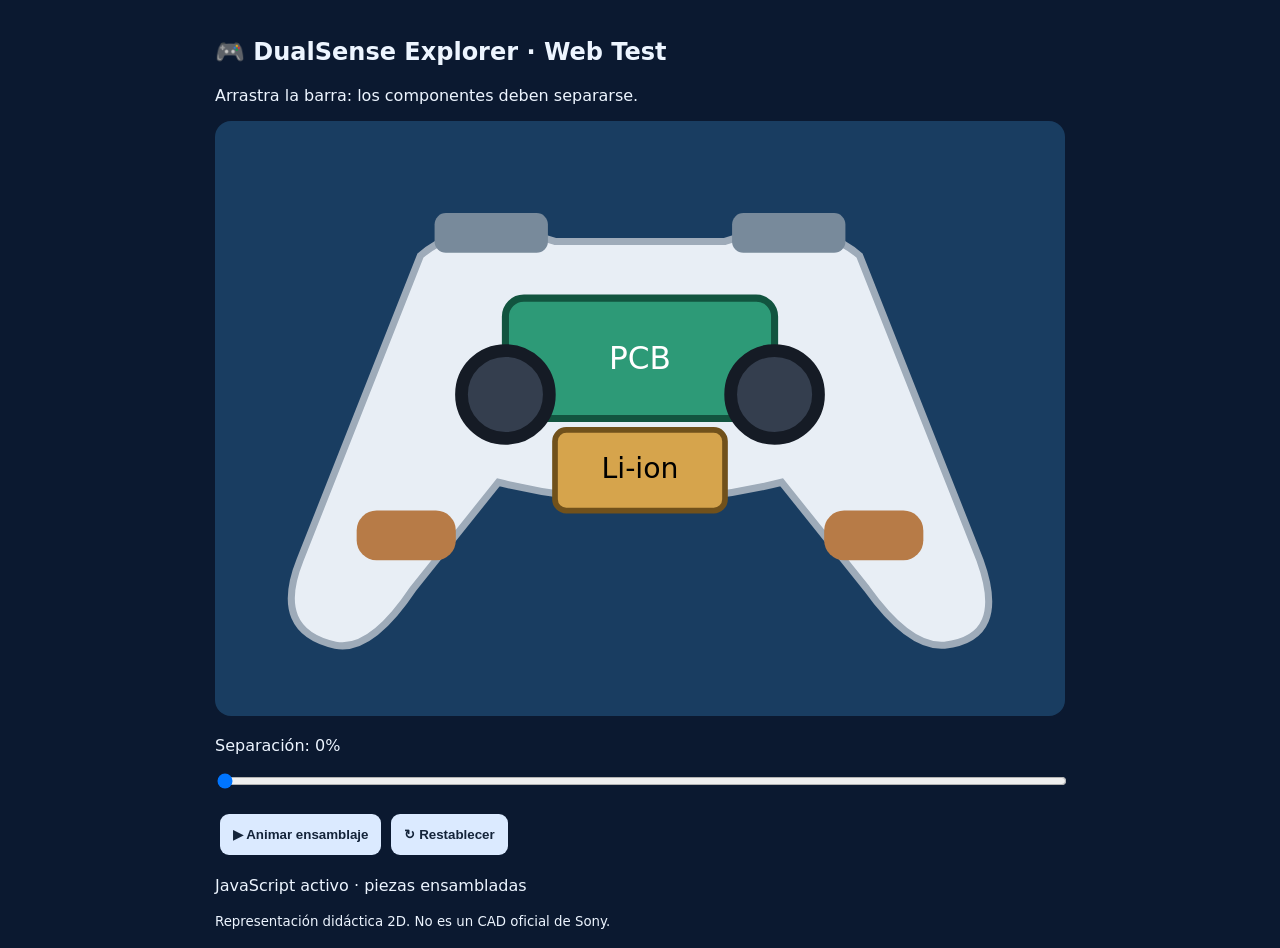
<file: index.html>
<!doctype html><html lang="es"><meta charset="utf-8"><meta name="viewport" content="width=device-width,initial-scale=1"><title>DualSense Explorer</title><style>body{background:#0b1930;color:#edf5ff;font:16px system-ui;margin:0;padding:18px}main{max-width:850px;margin:auto}svg{width:100%;background:#193d61;border-radius:16px}input{width:100%}button{padding:13px;margin:5px;border:0;border-radius:9px;background:#dbeaff;color:#14243a;font-weight:bold}g.part{transition:transform .15s}</style><main><h2>🎮 DualSense Explorer · Web Test</h2><p>Arrastra la barra: los componentes deben separarse.</p><svg viewBox="0 0 600 420" aria-label="Vista esquemática del mando"><path d="M145 95 Q180 65 240 85 L360 85 Q420 65 455 95 L540 310 Q560 365 515 370 Q490 372 460 330 L400 255 Q300 280 200 255 L140 330 Q110 375 85 370 Q40 360 60 310Z" fill="#e8eef5" stroke="#9eabb9" stroke-width="5"/><g id="board" class="part"><rect x="205" y="125" width="190" height="85" rx="13" fill="#2d9a77" stroke="#12543f" stroke-width="5"/><text x="300" y="175" text-anchor="middle" fill="white" font-size="22">PCB</text></g><g id="battery" class="part"><rect x="240" y="218" width="120" height="57" rx="8" fill="#d6a44c" stroke="#71511b" stroke-width="4"/><text x="300" y="252" text-anchor="middle" font-size="20">Li-ion</text></g><g id="sticks" class="part"><circle cx="205" cy="193" r="31" fill="#343e4e" stroke="#151b25" stroke-width="9"/><circle cx="395" cy="193" r="31" fill="#343e4e" stroke="#151b25" stroke-width="9"/></g><g id="motors" class="part"><rect x="100" y="275" width="70" height="35" rx="14" fill="#b77b47"/><rect x="430" y="275" width="70" height="35" rx="14" fill="#b77b47"/></g><g id="triggers" class="part"><rect x="155" y="65" width="80" height="28" rx="8" fill="#788a9b"/><rect x="365" y="65" width="80" height="28" rx="8" fill="#788a9b"/></g></svg><p>Separación: <output id="value">0%</output></p><input id="slider" type="range" min="0" max="100" value="0"><p><button id="animate">▶ Animar ensamblaje</button><button id="reset">↻ Restablecer</button></p><p id="status">Esperando JavaScript…</p><small>Representación didáctica 2D. No es un CAD oficial de Sony.</small></main><script>(()=>{const s=document.getElementById('slider'),v=document.getElementById('value'),status=document.getElementById('status');let timer;const moves={board:[0,-100],battery:[0,105],sticks:[-85,0],motors:[0,65],triggers:[0,-65]};function render(){let t=Number(s.value)/100;for(const [id,[x,y]] of Object.entries(moves)){document.getElementById(id).setAttribute('transform','translate('+(x*t)+' '+(y*t)+')')}v.textContent=s.value+'%';status.textContent=t?'JavaScript activo · separación '+s.value+'%':'JavaScript activo · piezas ensambladas'}s.addEventListener('input',()=>{clearInterval(timer);render()});document.getElementById('reset').onclick=()=>{clearInterval(timer);s.value=0;render()};document.getElementById('animate').onclick=()=>{clearInterval(timer);s.value=100;render();timer=setInterval(()=>{s.value=Math.max(0,Number(s.value)-2);render();if(Number(s.value)===0)clearInterval(timer)},35)};render()})();</script></html>
</file>
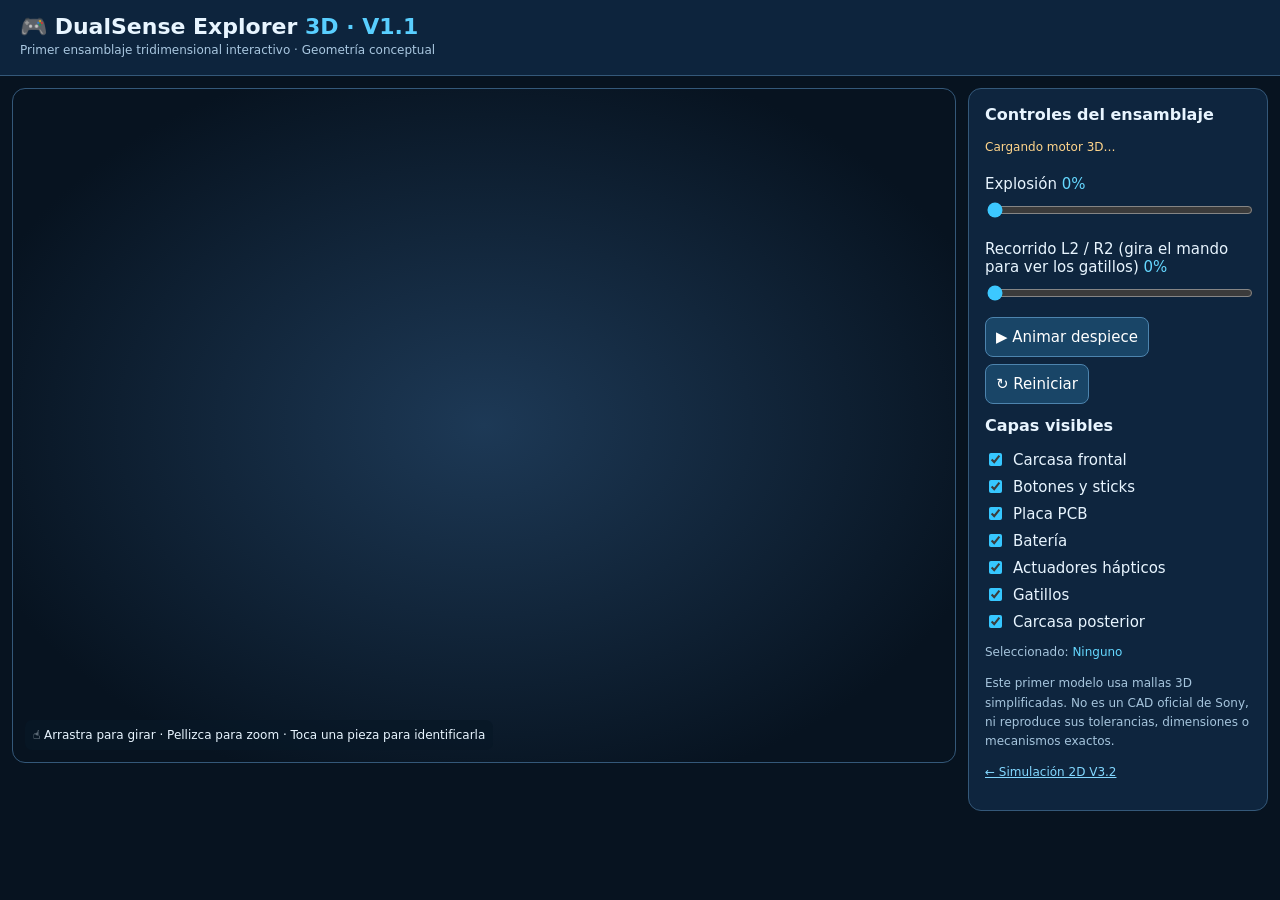
<file: 3d-v11.html>
<!doctype html><html lang="es"><head><meta charset="utf-8"><meta name="viewport" content="width=device-width,initial-scale=1"><title>DualSense Explorer · 3D V1.1</title><style>*{box-sizing:border-box}body{margin:0;background:#071320;color:#e8f5ff;font:15px system-ui,-apple-system,sans-serif}header{padding:14px 20px;background:#0d243d;border-bottom:1px solid #345879}h1{font-size:22px;margin:0}header p{font-size:12px;color:#a9c7e0;margin:4px 0}main{display:grid;grid-template-columns:minmax(0,1fr) 300px;gap:12px;padding:12px;max-width:1450px;margin:auto}.view{position:relative;height:min(75vh,690px);min-height:430px;background:radial-gradient(ellipse at center,#1d3956,#071320 80%);border:1px solid #345879;border-radius:13px;overflow:hidden}canvas{width:100%;height:100%;display:block;touch-action:none}.hint{position:absolute;left:12px;bottom:12px;background:#081827bd;padding:8px;border-radius:7px;font-size:12px;pointer-events:none}.panel{background:#0e253e;border:1px solid #345879;border-radius:13px;padding:16px}h2{font-size:16px;margin:0 0 14px}label{display:block;margin:18px 0 7px}input[type=range]{width:100%;accent-color:#3cc8ff}button{border:1px solid #4d84ae;background:#194567;color:#fff;border-radius:8px;padding:10px;cursor:pointer;font:inherit}button.active{background:#087ab8}.buttons{display:flex;flex-wrap:wrap;gap:7px;margin:12px 0}.value{color:#65d8ff;font-variant-numeric:tabular-nums}.small{color:#a6c5dd;font-size:12px;line-height:1.6}.legend{display:grid;gap:8px;margin-top:15px}.legend label{margin:0;display:flex;align-items:center;gap:8px}.legend input{accent-color:#36c7ff}.links a{color:#83d8ff}#status{color:#ffd58b}@media(max-width:800px){main{grid-template-columns:1fr}.view{height:55vh;min-height:350px}}</style></head><body><header><h1>🎮 DualSense Explorer <span style="color:#59cfff">3D · V1.1</span></h1><p>Primer ensamblaje tridimensional interactivo · Geometría conceptual</p></header><main><section class="view"><canvas id="scene"></canvas><div class="hint">☝️ Arrastra para girar · Pellizca para zoom · Toca una pieza para identificarla</div></section><aside class="panel"><h2>Controles del ensamblaje</h2><p id="status" class="small">Cargando motor 3D…</p><label for="explode">Explosión <span class="value" id="explodeVal">0%</span></label><input type="range" id="explode" min="0" max="100" value="0"><label for="trigger">Recorrido L2 / R2 (gira el mando para ver los gatillos) <span class="value" id="triggerVal">0%</span></label><input type="range" id="trigger" min="0" max="100" value="0"><div class="buttons"><button id="assemble">▶ Animar despiece</button><button id="reset">↻ Reiniciar</button></div><h2>Capas visibles</h2><div class="legend"><label><input type="checkbox" data-layer="shell" checked> Carcasa frontal</label><label><input type="checkbox" data-layer="controls" checked> Botones y sticks</label><label><input type="checkbox" data-layer="board" checked> Placa PCB</label><label><input type="checkbox" data-layer="battery" checked> Batería</label><label><input type="checkbox" data-layer="motors" checked> Actuadores hápticos</label><label><input type="checkbox" data-layer="triggers" checked> Gatillos</label><label><input type="checkbox" data-layer="back" checked> Carcasa posterior</label></div><p class="small">Seleccionado: <span class="value" id="selected">Ninguno</span></p><p class="small">Este primer modelo usa mallas 3D simplificadas. No es un CAD oficial de Sony, ni reproduce sus tolerancias, dimensiones o mecanismos exactos.</p><p class="links small"><a href="./triggers-v32.html">← Simulación 2D V3.2</a></p></aside></main><script type="module">
import * as THREE from 'https://esm.sh/three@0.169.0';
const canvas=document.querySelector('#scene'),scene=new THREE.Scene();
const camera=new THREE.PerspectiveCamera(45,1,.1,100);camera.position.set(0,1.7,13);
const renderer=new THREE.WebGLRenderer({canvas,antialias:true,alpha:true});renderer.setPixelRatio(Math.min(devicePixelRatio,2));renderer.outputColorSpace=THREE.SRGBColorSpace;
scene.add(new THREE.HemisphereLight(0xcce9ff,0x182a45,2.4));
const light=new THREE.DirectionalLight(0xffffff,3.1);light.position.set(-4,8,10);scene.add(light);
const fill=new THREE.DirectionalLight(0x48baff,1.4);fill.position.set(5,-4,-6);scene.add(fill);
const root=new THREE.Group();scene.add(root);
const mat=(c,metal=0)=>new THREE.MeshStandardMaterial({color:c,roughness:.48,metalness:metal});
const white=mat(0xe4ebf2),dark=mat(0x1c2b3b),black=mat(0x101924),blue=mat(0x2a9ad2),pcb=mat(0x196c63),gold=mat(0xc5a25b,.7),cell=mat(0x4d8ab6),motor=mat(0x8a9da8,.65);
const groups={};const baseZ={shell:1.0,controls:1.36,board:0,battery:-.55,motors:-.38,triggers:.8,back:-1};
Object.keys(baseZ).forEach(k=>{groups[k]=new THREE.Group();groups[k].userData.layer=k;root.add(groups[k])});
function add(layer,geo,material,x,y,z,name){const m=new THREE.Mesh(geo,material);m.position.set(x,y,z);m.userData.name=name;m.userData.layer=layer;groups[layer].add(m);return m}
const box=(l,w,h,d,x,y,z,m,n)=>add(l,new THREE.BoxGeometry(w,h,d),m,x,y,z,n);
const cyl=(l,r,h,x,y,z,m,n)=>{const q=add(l,new THREE.CylinderGeometry(r,r,h,32),m,x,y,z,n);q.rotation.x=Math.PI/2;return q};
function shape(layer,material,z,name,scale=1){const s=new THREE.Shape();s.moveTo(-2.65,.95);s.bezierCurveTo(-3.3,1,-3.8,.6,-3.65,-.05);s.bezierCurveTo(-3.5,-.8,-3.3,-1.85,-2.8,-1.95);s.bezierCurveTo(-2.25,-2.05,-2.05,-1.25,-1.7,-.82);s.bezierCurveTo(-1.1,-.4,1.1,-.4,1.7,-.82);s.bezierCurveTo(2.05,-1.25,2.25,-2.05,2.8,-1.95);s.bezierCurveTo(3.3,-1.85,3.5,-.8,3.65,-.05);s.bezierCurveTo(3.8,.6,3.3,1,2.65,.95);s.bezierCurveTo(1.7,1.15,-1.7,1.15,-2.65,.95);const g=new THREE.ExtrudeGeometry(s,{depth:.16,bevelEnabled:true,bevelThickness:.09,bevelSize:.11,bevelSegments:3,steps:1});g.center();const o=add(layer,g,material,0,0,z,name);o.scale.setScalar(scale);return o}
shape('shell',white,0,'Carcasa frontal');
shape('back',dark,0,'Carcasa posterior',.985);
box('board',4.4,1.7,.13,0,.15,0,pcb,'Placa electrónica');
for(let i=0;i<10;i++)box('board',.25,.16,.11,-1.8+i*.4,.2, .11,black,'Circuito integrado');
box('battery',2.1,1.05,.46,0,-.55,0,cell,'Batería recargable');
for(const side of [-1,1]){
 const x=side*1.4;
 cyl('controls',.53,.28,x,-.55,0,dark,'Stick analógico');
 cyl('controls',.31,.14,x,-.55,.22,black,'Cabezal del stick');
 cyl('motors',.38,.9,side*2.85,-.95,0,motor,'Actuador háptico');
 cyl('motors',.16,.15,side*2.85,-.95,.54,gold,'Eje de actuador');
 const trig=new THREE.Group();groups.triggers.add(trig);trig.position.set(side*2.85,.88,0);trig.userData.name=side<0?'Gatillo L2':'Gatillo R2';trig.userData.layer='triggers';
 const t=new THREE.Mesh(new THREE.BoxGeometry(.82,.38,.42),dark);t.position.set(0,.08,.06);trig.add(t);trig.userData.trigger=true;trig.userData.side=side;
 const gear=new THREE.Mesh(new THREE.TorusGeometry(.24,.09,8,20),gold);gear.position.set(-side*.28,-.35,-.25);trig.add(gear);trig.userData.gear=gear;
 if(side>0){for(let i=0;i<4;i++)cyl('controls',.15,.14,2.55+Math.sin(i*Math.PI/2)*.43,.15+Math.cos(i*Math.PI/2)*.43,.1,i===0?blue:black,'Botón frontal')}
 else {box('controls',.95,.22,.15,-2.55,.15,.12,dark,'Cruceta horizontal');box('controls',.22,.95,.15,-2.55,.15,.15,dark,'Cruceta vertical')}
}
box('controls',1.8,.72,.18,0,.65,.2,dark,'Panel táctil');
for(const x of [-.65,.65])cyl('controls',.09,.08,x,.1,.1,black,'Botón de sistema');
const triggers=groups.triggers.children.filter(x=>x.userData.trigger); const triggerOriginal=triggers.map(q=>q.position.clone());
const $=s=>document.querySelector(s),expl=$('#explode'),travel=$('#trigger');
function update(){const e=Number(expl.value)/100,t=Number(travel.value)/100;$('#explodeVal').textContent=expl.value+'%';$('#triggerVal').textContent=travel.value+'%';for(const [k,g] of Object.entries(groups)){g.position.z=baseZ[k]*e*3.3;g.position.y=(k==='shell'?.7:k==='back'?-.7:0)*e}triggers.forEach((q,i)=>{q.rotation.x=t*.95;q.position.y=triggerOriginal[i].y-t*.34;q.position.z=triggerOriginal[i].z+t*.38;q.userData.gear.rotation.z=t*2.1})}
expl.oninput=update;travel.oninput=update;
document.querySelectorAll('[data-layer]').forEach(c=>c.onchange=()=>groups[c.dataset.layer].visible=c.checked);
let anim=null;$('#assemble').onclick=()=>{if(anim)cancelAnimationFrame(anim);let start=null;const from=Number(expl.value),to=from>50?0:100;function step(ts){if(start===null)start=ts;const p=Math.min(1,(ts-start)/1700);expl.value=Math.round(from+(to-from)*(p*p*(3-2*p)));update();if(p<1)anim=requestAnimationFrame(step);else anim=null}anim=requestAnimationFrame(step)};
$('#reset').onclick=()=>{if(anim)cancelAnimationFrame(anim);anim=null;expl.value=0;travel.value=0;document.querySelectorAll('[data-layer]').forEach(c=>{c.checked=true;groups[c.dataset.layer].visible=true});yaw=-.25;pitch=.22;zoom=13;update()};
let yaw=-.25,pitch=.22,zoom=13,drag=false,lastX=0,lastY=0,downX=0,downY=0,pinch=null;
function dist(a,b){return Math.hypot(a.clientX-b.clientX,a.clientY-b.clientY)}
const pointers=new Map();
canvas.addEventListener('pointerdown',e=>{canvas.setPointerCapture(e.pointerId);pointers.set(e.pointerId,{clientX:e.clientX,clientY:e.clientY});lastX=downX=e.clientX;lastY=downY=e.clientY;drag=false;if(pointers.size===2)pinch=dist(...pointers.values())});
canvas.addEventListener('pointermove',e=>{if(!pointers.has(e.pointerId))return;pointers.set(e.pointerId,{clientX:e.clientX,clientY:e.clientY});if(pointers.size===2){const d=dist(...pointers.values());if(pinch)zoom=Math.max(6,Math.min(24,zoom*pinch/d));pinch=d;drag=true}else{const dx=e.clientX-lastX,dy=e.clientY-lastY;if(Math.abs(e.clientX-downX)+Math.abs(e.clientY-downY)>5)drag=true;yaw+=dx*.009;pitch=Math.max(-1.35,Math.min(1.35,pitch+dy*.009));lastX=e.clientX;lastY=e.clientY}});
canvas.addEventListener('pointerup',e=>{if(!drag&&pointers.size===1){const rect=canvas.getBoundingClientRect(),mouse=new THREE.Vector2((e.clientX-rect.left)/rect.width*2-1,-(e.clientY-rect.top)/rect.height*2+1);const ray=new THREE.Raycaster();ray.setFromCamera(mouse,camera);const hits=ray.intersectObjects(root.children,true);if(hits.length){let obj=hits[0].object;while(obj&&!obj.userData.name)obj=obj.parent;$('#selected').textContent=obj?.userData.name||hits[0].object.userData.name||'Componente 3D'}}pointers.delete(e.pointerId);pinch=null;if(pointers.size===1){const p=[...pointers.values()][0];lastX=p.clientX;lastY=p.clientY}});
canvas.addEventListener('pointercancel',e=>{pointers.delete(e.pointerId);pinch=null});
canvas.addEventListener('wheel',e=>{e.preventDefault();zoom=Math.max(6,Math.min(24,zoom+e.deltaY*.012))},{passive:false});
function frame(){const w=canvas.clientWidth,h=canvas.clientHeight;if(canvas.width!==Math.round(w*renderer.getPixelRatio())||canvas.height!==Math.round(h*renderer.getPixelRatio())){renderer.setSize(w,h,false);camera.aspect=w/h;camera.updateProjectionMatrix()}root.rotation.y=yaw;root.rotation.x=pitch;camera.position.set(0,1.1,zoom);camera.lookAt(0,0,0);renderer.render(scene,camera);requestAnimationFrame(frame)}
update();frame();$('#status').textContent='Motor 3D activo · Arrastra para explorar';
</script></body></html>
</file>
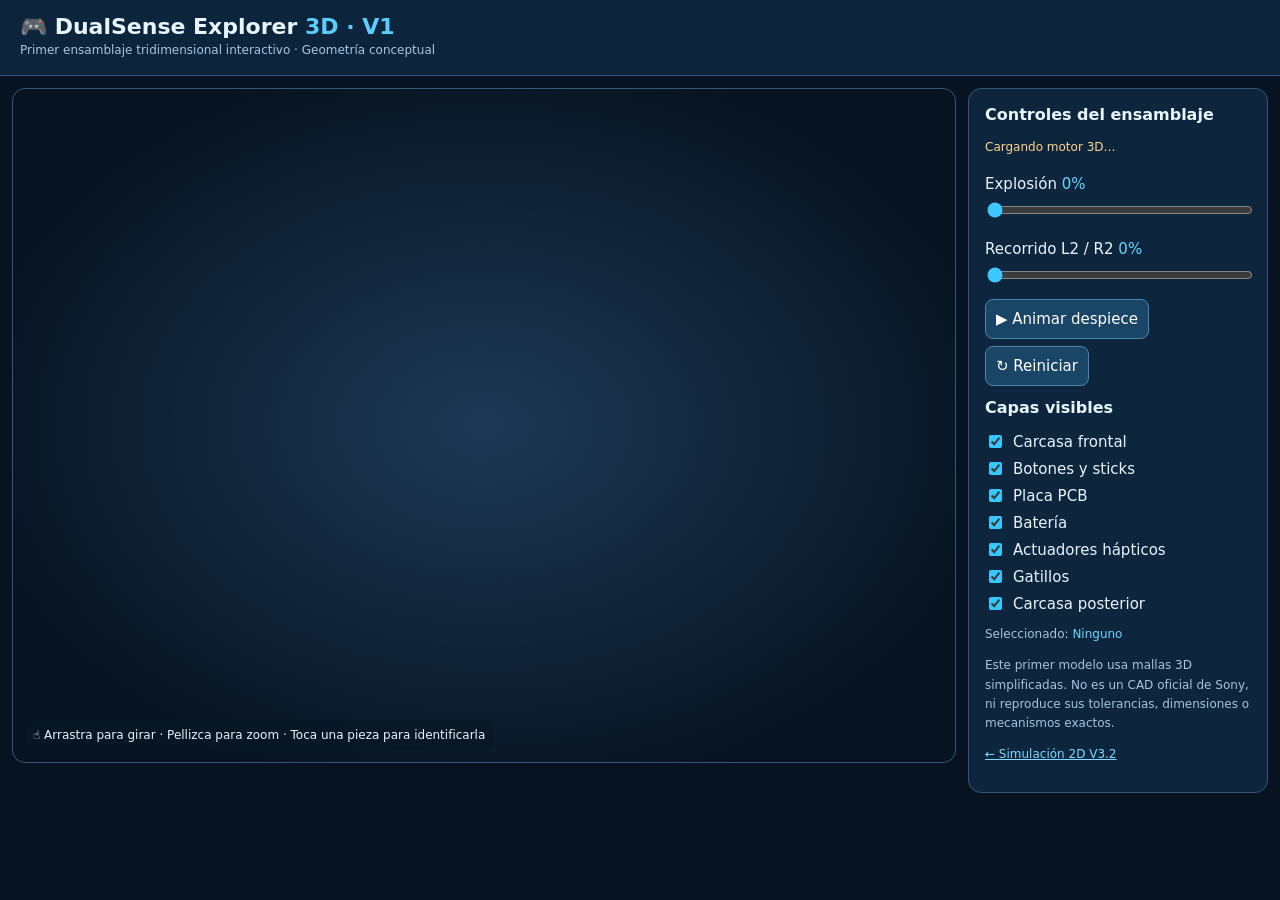
<file: 3d.html>
<!doctype html><html lang="es"><head><meta charset="utf-8"><meta name="viewport" content="width=device-width,initial-scale=1"><title>DualSense Explorer · 3D V1</title><style>*{box-sizing:border-box}body{margin:0;background:#071320;color:#e8f5ff;font:15px system-ui,-apple-system,sans-serif}header{padding:14px 20px;background:#0d243d;border-bottom:1px solid #345879}h1{font-size:22px;margin:0}header p{font-size:12px;color:#a9c7e0;margin:4px 0}main{display:grid;grid-template-columns:minmax(0,1fr) 300px;gap:12px;padding:12px;max-width:1450px;margin:auto}.view{position:relative;height:min(75vh,690px);min-height:430px;background:radial-gradient(ellipse at center,#1d3956,#071320 80%);border:1px solid #345879;border-radius:13px;overflow:hidden}canvas{width:100%;height:100%;display:block;touch-action:none}.hint{position:absolute;left:12px;bottom:12px;background:#081827bd;padding:8px;border-radius:7px;font-size:12px;pointer-events:none}.panel{background:#0e253e;border:1px solid #345879;border-radius:13px;padding:16px}h2{font-size:16px;margin:0 0 14px}label{display:block;margin:18px 0 7px}input[type=range]{width:100%;accent-color:#3cc8ff}button{border:1px solid #4d84ae;background:#194567;color:#fff;border-radius:8px;padding:10px;cursor:pointer;font:inherit}button.active{background:#087ab8}.buttons{display:flex;flex-wrap:wrap;gap:7px;margin:12px 0}.value{color:#65d8ff;font-variant-numeric:tabular-nums}.small{color:#a6c5dd;font-size:12px;line-height:1.6}.legend{display:grid;gap:8px;margin-top:15px}.legend label{margin:0;display:flex;align-items:center;gap:8px}.legend input{accent-color:#36c7ff}.links a{color:#83d8ff}#status{color:#ffd58b}@media(max-width:800px){main{grid-template-columns:1fr}.view{height:55vh;min-height:350px}}</style></head><body><header><h1>🎮 DualSense Explorer <span style="color:#59cfff">3D · V1</span></h1><p>Primer ensamblaje tridimensional interactivo · Geometría conceptual</p></header><main><section class="view"><canvas id="scene"></canvas><div class="hint">☝️ Arrastra para girar · Pellizca para zoom · Toca una pieza para identificarla</div></section><aside class="panel"><h2>Controles del ensamblaje</h2><p id="status" class="small">Cargando motor 3D…</p><label for="explode">Explosión <span class="value" id="explodeVal">0%</span></label><input type="range" id="explode" min="0" max="100" value="0"><label for="trigger">Recorrido L2 / R2 <span class="value" id="triggerVal">0%</span></label><input type="range" id="trigger" min="0" max="100" value="0"><div class="buttons"><button id="assemble">▶ Animar despiece</button><button id="reset">↻ Reiniciar</button></div><h2>Capas visibles</h2><div class="legend"><label><input type="checkbox" data-layer="shell" checked> Carcasa frontal</label><label><input type="checkbox" data-layer="controls" checked> Botones y sticks</label><label><input type="checkbox" data-layer="board" checked> Placa PCB</label><label><input type="checkbox" data-layer="battery" checked> Batería</label><label><input type="checkbox" data-layer="motors" checked> Actuadores hápticos</label><label><input type="checkbox" data-layer="triggers" checked> Gatillos</label><label><input type="checkbox" data-layer="back" checked> Carcasa posterior</label></div><p class="small">Seleccionado: <span class="value" id="selected">Ninguno</span></p><p class="small">Este primer modelo usa mallas 3D simplificadas. No es un CAD oficial de Sony, ni reproduce sus tolerancias, dimensiones o mecanismos exactos.</p><p class="links small"><a href="./triggers-v32.html">← Simulación 2D V3.2</a></p></aside></main><script type="module">
import * as THREE from 'https://esm.sh/three@0.169.0';
const canvas=document.querySelector('#scene'),scene=new THREE.Scene();
const camera=new THREE.PerspectiveCamera(45,1,.1,100);camera.position.set(0,1.7,13);
const renderer=new THREE.WebGLRenderer({canvas,antialias:true,alpha:true});renderer.setPixelRatio(Math.min(devicePixelRatio,2));renderer.outputColorSpace=THREE.SRGBColorSpace;
scene.add(new THREE.HemisphereLight(0xcce9ff,0x182a45,2.4));
const light=new THREE.DirectionalLight(0xffffff,3.1);light.position.set(-4,8,10);scene.add(light);
const fill=new THREE.DirectionalLight(0x48baff,1.4);fill.position.set(5,-4,-6);scene.add(fill);
const root=new THREE.Group();scene.add(root);
const mat=(c,metal=0)=>new THREE.MeshStandardMaterial({color:c,roughness:.48,metalness:metal});
const white=mat(0xe4ebf2),dark=mat(0x1c2b3b),black=mat(0x101924),blue=mat(0x2a9ad2),pcb=mat(0x196c63),gold=mat(0xc5a25b,.7),cell=mat(0x4d8ab6),motor=mat(0x8a9da8,.65);
const groups={};const baseZ={shell:1.0,controls:1.36,board:0,battery:-.55,motors:-.38,triggers:.8,back:-1};
Object.keys(baseZ).forEach(k=>{groups[k]=new THREE.Group();groups[k].userData.layer=k;root.add(groups[k])});
function add(layer,geo,material,x,y,z,name){const m=new THREE.Mesh(geo,material);m.position.set(x,y,z);m.userData.name=name;m.userData.layer=layer;groups[layer].add(m);return m}
const box=(l,w,h,d,x,y,z,m,n)=>add(l,new THREE.BoxGeometry(w,h,d),m,x,y,z,n);
const cyl=(l,r,h,x,y,z,m,n)=>{const q=add(l,new THREE.CylinderGeometry(r,r,h,32),m,x,y,z,n);q.rotation.x=Math.PI/2;return q};
function shape(layer,material,z,name,scale=1){const s=new THREE.Shape();s.moveTo(-2.65,.95);s.bezierCurveTo(-3.3,1,-3.8,.6,-3.65,-.05);s.bezierCurveTo(-3.5,-.8,-3.3,-1.85,-2.8,-1.95);s.bezierCurveTo(-2.25,-2.05,-2.05,-1.25,-1.7,-.82);s.bezierCurveTo(-1.1,-.4,1.1,-.4,1.7,-.82);s.bezierCurveTo(2.05,-1.25,2.25,-2.05,2.8,-1.95);s.bezierCurveTo(3.3,-1.85,3.5,-.8,3.65,-.05);s.bezierCurveTo(3.8,.6,3.3,1,2.65,.95);s.bezierCurveTo(1.7,1.15,-1.7,1.15,-2.65,.95);const g=new THREE.ExtrudeGeometry(s,{depth:.16,bevelEnabled:true,bevelThickness:.09,bevelSize:.11,bevelSegments:3,steps:1});g.center();const o=add(layer,g,material,0,0,z,name);o.scale.setScalar(scale);return o}
shape('shell',white,0,'Carcasa frontal');
shape('back',dark,0,'Carcasa posterior',.985);
box('board',4.4,1.7,.13,0,.15,0,pcb,'Placa electrónica');
for(let i=0;i<10;i++)box('board',.25,.16,.11,-1.8+i*.4,.2, .11,black,'Circuito integrado');
box('battery',2.1,1.05,.46,0,-.55,0,cell,'Batería recargable');
for(const side of [-1,1]){
 const x=side*1.4;
 cyl('controls',.53,.28,x,-.55,0,dark,'Stick analógico');
 cyl('controls',.31,.14,x,-.55,.22,black,'Cabezal del stick');
 cyl('motors',.38,.9,side*2.85,-.95,0,motor,'Actuador háptico');
 cyl('motors',.16,.15,side*2.85,-.95,.54,gold,'Eje de actuador');
 const trig=new THREE.Group();groups.triggers.add(trig);trig.position.set(side*2.85,.88,0);trig.userData.name=side<0?'Gatillo L2':'Gatillo R2';trig.userData.layer='triggers';
 const t=new THREE.Mesh(new THREE.BoxGeometry(.82,.38,.42),dark);t.position.set(0,.08,.06);trig.add(t);trig.userData.trigger=true;trig.userData.side=side;
 const gear=new THREE.Mesh(new THREE.TorusGeometry(.24,.09,8,20),gold);gear.position.set(-side*.28,-.35,-.25);trig.add(gear);trig.userData.gear=gear;
 if(side>0){for(let i=0;i<4;i++)cyl('controls',.15,.14,2.55+Math.sin(i*Math.PI/2)*.43,.15+Math.cos(i*Math.PI/2)*.43,.1,i===0?blue:black,'Botón frontal')}
 else {box('controls',.95,.22,.15,-2.55,.15,.12,dark,'Cruceta horizontal');box('controls',.22,.95,.15,-2.55,.15,.15,dark,'Cruceta vertical')}
}
box('controls',1.8,.72,.18,0,.65,.2,dark,'Panel táctil');
for(const x of [-.65,.65])cyl('controls',.09,.08,x,.1,.1,black,'Botón de sistema');
const triggers=groups.triggers.children.filter(x=>x.userData.trigger);
const $=s=>document.querySelector(s),expl=$('#explode'),travel=$('#trigger');
function update(){const e=Number(expl.value)/100,t=Number(travel.value)/100;$('#explodeVal').textContent=expl.value+'%';$('#triggerVal').textContent=travel.value+'%';for(const [k,g] of Object.entries(groups)){g.position.z=baseZ[k]*e*3.3;g.position.y=(k==='shell'?.7:k==='back'?-.7:0)*e}triggers.forEach(q=>{q.rotation.x=t*.55;q.userData.gear.rotation.z=t*1.1})}
expl.oninput=update;travel.oninput=update;
document.querySelectorAll('[data-layer]').forEach(c=>c.onchange=()=>groups[c.dataset.layer].visible=c.checked);
let anim=null;$('#assemble').onclick=()=>{if(anim)cancelAnimationFrame(anim);let start=null;const from=Number(expl.value),to=from>50?0:100;function step(ts){if(start===null)start=ts;const p=Math.min(1,(ts-start)/1700);expl.value=Math.round(from+(to-from)*(p*p*(3-2*p)));update();if(p<1)anim=requestAnimationFrame(step);else anim=null}anim=requestAnimationFrame(step)};
$('#reset').onclick=()=>{if(anim)cancelAnimationFrame(anim);anim=null;expl.value=0;travel.value=0;document.querySelectorAll('[data-layer]').forEach(c=>{c.checked=true;groups[c.dataset.layer].visible=true});yaw=-.25;pitch=.22;zoom=13;update()};
let yaw=-.25,pitch=.22,zoom=13,drag=false,lastX=0,lastY=0,downX=0,downY=0,pinch=null;
function dist(a,b){return Math.hypot(a.clientX-b.clientX,a.clientY-b.clientY)}
const pointers=new Map();
canvas.addEventListener('pointerdown',e=>{canvas.setPointerCapture(e.pointerId);pointers.set(e.pointerId,{clientX:e.clientX,clientY:e.clientY});lastX=downX=e.clientX;lastY=downY=e.clientY;drag=false;if(pointers.size===2)pinch=dist(...pointers.values())});
canvas.addEventListener('pointermove',e=>{if(!pointers.has(e.pointerId))return;pointers.set(e.pointerId,{clientX:e.clientX,clientY:e.clientY});if(pointers.size===2){const d=dist(...pointers.values());if(pinch)zoom=Math.max(6,Math.min(24,zoom*pinch/d));pinch=d;drag=true}else{const dx=e.clientX-lastX,dy=e.clientY-lastY;if(Math.abs(e.clientX-downX)+Math.abs(e.clientY-downY)>5)drag=true;yaw+=dx*.009;pitch=Math.max(-1.35,Math.min(1.35,pitch+dy*.009));lastX=e.clientX;lastY=e.clientY}});
canvas.addEventListener('pointerup',e=>{if(!drag&&pointers.size===1){const rect=canvas.getBoundingClientRect(),mouse=new THREE.Vector2((e.clientX-rect.left)/rect.width*2-1,-(e.clientY-rect.top)/rect.height*2+1);const ray=new THREE.Raycaster();ray.setFromCamera(mouse,camera);const hits=ray.intersectObjects(root.children,true);if(hits.length){let obj=hits[0].object;while(obj&&!obj.userData.name)obj=obj.parent;$('#selected').textContent=obj?.userData.name||hits[0].object.userData.name||'Componente 3D'}}pointers.delete(e.pointerId);pinch=null;if(pointers.size===1){const p=[...pointers.values()][0];lastX=p.clientX;lastY=p.clientY}});
canvas.addEventListener('pointercancel',e=>{pointers.delete(e.pointerId);pinch=null});
canvas.addEventListener('wheel',e=>{e.preventDefault();zoom=Math.max(6,Math.min(24,zoom+e.deltaY*.012))},{passive:false});
function frame(){const w=canvas.clientWidth,h=canvas.clientHeight;if(canvas.width!==Math.round(w*renderer.getPixelRatio())||canvas.height!==Math.round(h*renderer.getPixelRatio())){renderer.setSize(w,h,false);camera.aspect=w/h;camera.updateProjectionMatrix()}root.rotation.y=yaw;root.rotation.x=pitch;camera.position.set(0,1.1,zoom);camera.lookAt(0,0,0);renderer.render(scene,camera);requestAnimationFrame(frame)}
update();frame();$('#status').textContent='Motor 3D activo · Arrastra para explorar';
</script></body></html>
</file>
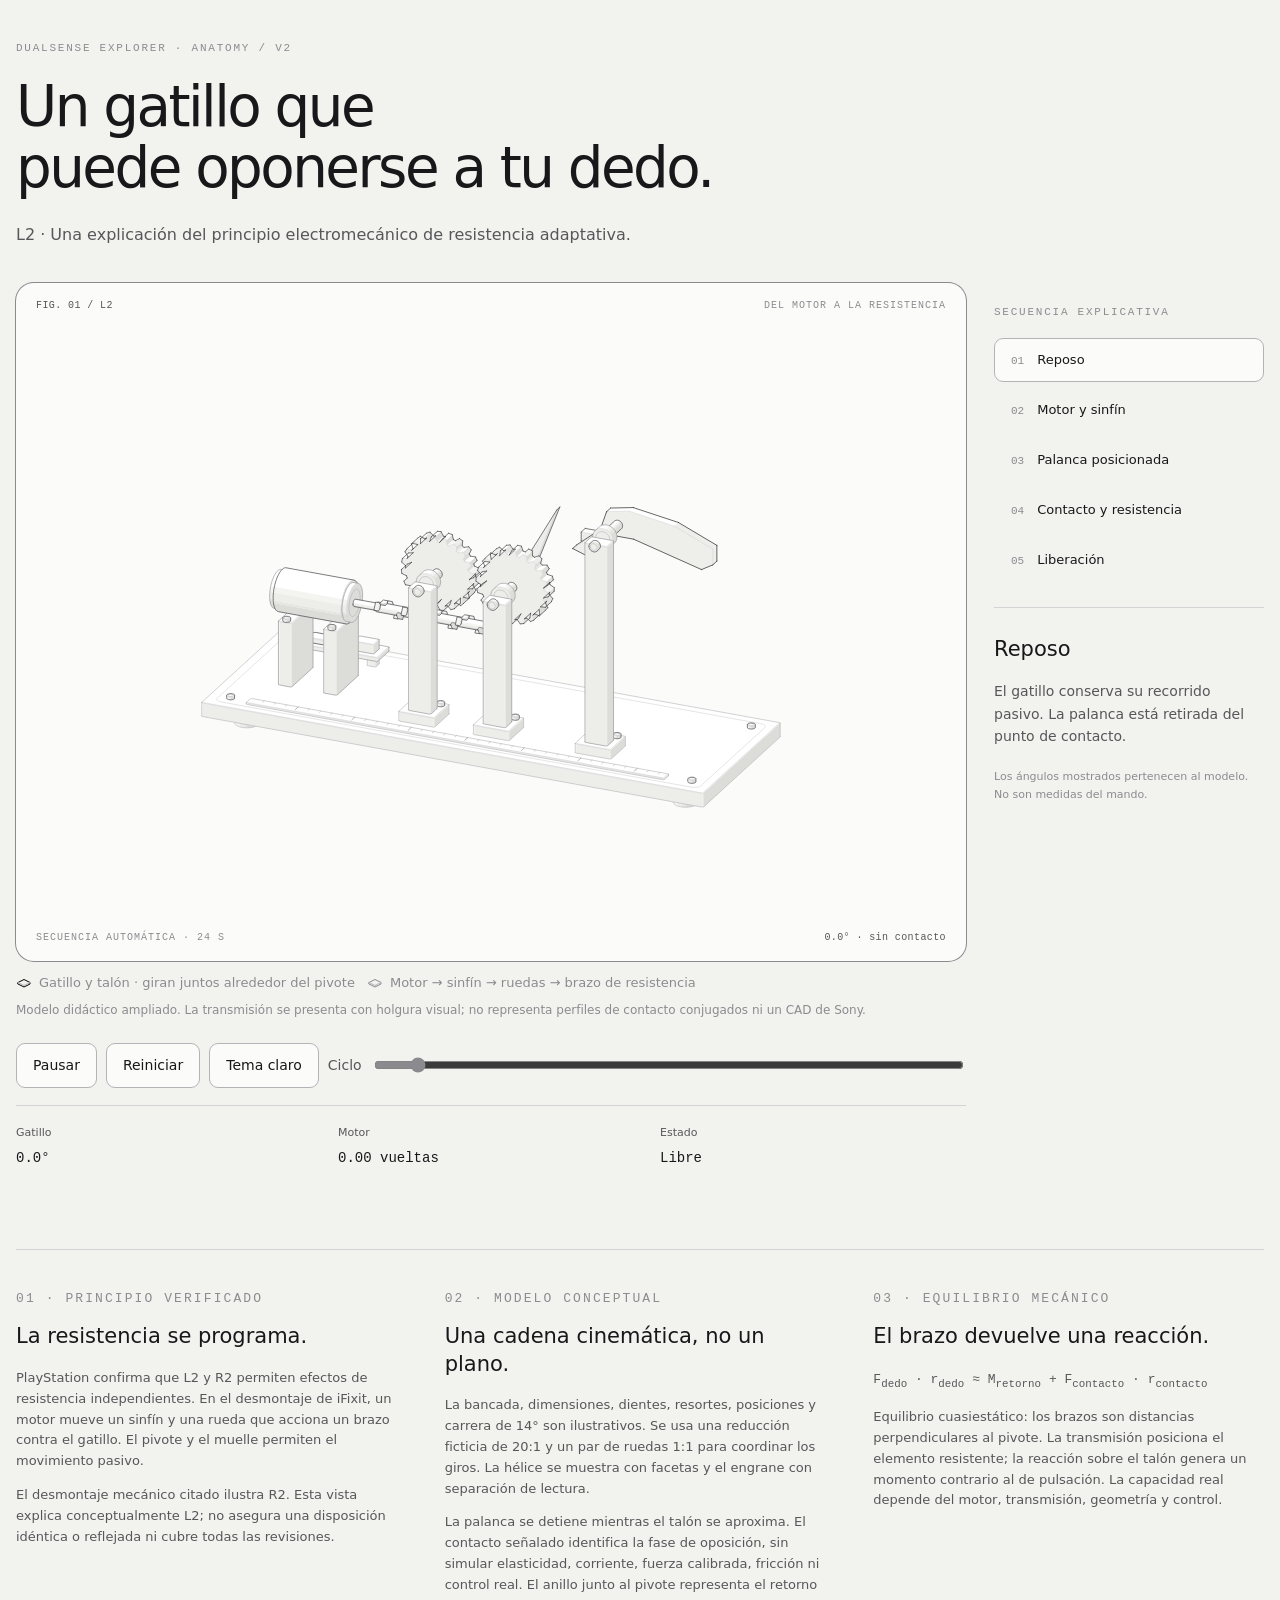
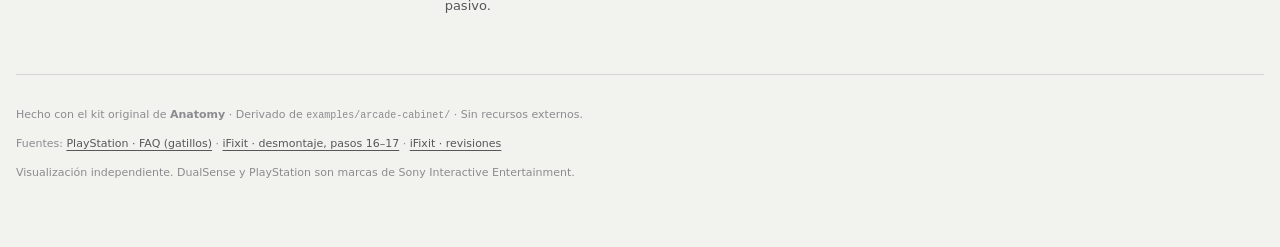
<file: anatomy-l2-v2-light.html>
<!doctype html><html lang="es"><head><meta charset="utf-8"><meta name="viewport" content="width=device-width, initial-scale=1"><title>L2 · Anatomía de la resistencia | DualSense Explorer</title><style>
.iso{
  --anatomy-page:#0b0b0b;--anatomy-card:#131313;--anatomy-text:#a3a3a3;--anatomy-strong:#e6e6e6;--anatomy-muted:#6e6e6e;
  --anatomy-paper:#131313;--anatomy-face:#1b1b1b;--anatomy-top:#1c1c1c;
  --anatomy-shade-0:#0f0f0f;--anatomy-shade-1:#121212;--anatomy-shade-2:#151515;--anatomy-shade-3:#181818;
  --anatomy-lit-top:#262626;--anatomy-lit-shade:#1d1d1d;
  --anatomy-hi:#d4d4d4;--anatomy-mid:#6a6a6a;--anatomy-lo:#3e3e3e;--anatomy-faint:#2a2a2a;--anatomy-lit:#ffffff;
  --anatomy-halo:#050505;--anatomy-halo-opacity:.9;--anatomy-dot:#e6e6e6;
  --anatomy-red:#ff6b6b;--anatomy-green:#6be0a0;--anatomy-blue:#6b9bff;
  --anatomy-weight:.6px;--anatomy-ease:cubic-bezier(.32,.72,0,1);
  --anatomy-mono:ui-monospace,"SF Mono",Menlo,Consolas,monospace;
  --anatomy-lift:inset 0 1px 0 0 #ffffff0a,inset 0 0 0 1px #ffffff06,0 0 0 1px #00000026,0 1px 1px -.5px #00000014,0 3px 3px -1.5px #00000014,0 6px 6px -3px #00000014,0 12px 12px -6px #00000014;
}
.iso[data-theme="light"]{
  --anatomy-page:#f2f2ef;--anatomy-card:#fbfbfa;--anatomy-text:#57575a;--anatomy-strong:#18181a;--anatomy-muted:#8c8c90;
  --anatomy-paper:#fbfbfa;--anatomy-face:#ffffff;--anatomy-top:#ffffff;
  --anatomy-shade-0:#dcdcd9;--anatomy-shade-1:#e5e5e2;--anatomy-shade-2:#ededea;--anatomy-shade-3:#f4f4f1;
  --anatomy-lit-top:#ffffff;--anatomy-lit-shade:#eeeeeb;
  --anatomy-hi:#26262a;--anatomy-mid:#8a8a8f;--anatomy-lo:#b4b4b8;--anatomy-faint:#d4d4d6;--anatomy-lit:#000000;
  --anatomy-halo:#8a8a80;--anatomy-halo-opacity:.32;--anatomy-dot:#3a3a3e;
  --anatomy-red:#e5484d;--anatomy-green:#30a46c;--anatomy-blue:#3e63dd;
  --anatomy-lift:inset 0 1px 0 0 #ffffff,0 0 0 1px #0000000f,0 1px 1px -.5px #0000000a,0 3px 3px -1.5px #0000000a,0 6px 6px -3px #0000000a,0 12px 12px -6px #0000000a;
}
.iso-svg{display:block;width:100%;height:auto;overflow:visible}
.iso-svg path,.iso-svg circle{vector-effect:non-scaling-stroke}
.iso-fill{fill:var(--anatomy-paper);stroke:none}
.iso-solid[data-lit]>.iso-fill{fill:var(--anatomy-face)}
.iso-shade,.iso-top{stroke:none}
.iso-shade[data-shade="0"]{fill:var(--anatomy-shade-0)}
.iso-shade[data-shade="1"]{fill:var(--anatomy-shade-1)}
.iso-shade[data-shade="2"]{fill:var(--anatomy-shade-2)}
.iso-shade[data-shade="3"]{fill:var(--anatomy-shade-3)}
.iso-top{fill:var(--anatomy-top)}
.iso-solid[data-lit]>.iso-top{fill:var(--anatomy-lit-top)}
.iso-solid[data-lit]>.iso-shade{fill:var(--anatomy-lit-shade)}
.iso-solid[data-seamless]>.iso-shade,.iso-solid[data-seamless]>.iso-top{stroke-width:.4;stroke-linejoin:round}
.iso-solid[data-seamless]>.iso-shade[data-shade="0"]{stroke:var(--anatomy-shade-0)}
.iso-solid[data-seamless]>.iso-shade[data-shade="1"]{stroke:var(--anatomy-shade-1)}
.iso-solid[data-seamless]>.iso-shade[data-shade="2"]{stroke:var(--anatomy-shade-2)}
.iso-solid[data-seamless]>.iso-shade[data-shade="3"]{stroke:var(--anatomy-shade-3)}
.iso-solid[data-seamless]>.iso-top{stroke:var(--anatomy-top)}
.iso-solid[data-seamless][data-lit]>.iso-top{stroke:var(--anatomy-lit-top)}
.iso-solid[data-seamless][data-lit]>.iso-shade{stroke:var(--anatomy-lit-shade)}
.iso-solid[data-lit]>.iso-edge{stroke:var(--anatomy-lit)}
.iso-halo{fill:var(--anatomy-halo);stroke:none;filter:blur(9px);opacity:var(--anatomy-halo-opacity);transform:translateY(3px)}
.iso-line{fill:none;stroke:var(--anatomy-lo);stroke-width:var(--anatomy-weight);stroke-linecap:round;stroke-linejoin:round}
.iso-line[data-tone="hi"]{stroke:var(--anatomy-hi)}
.iso-line[data-tone="mid"]{stroke:var(--anatomy-mid)}
.iso-line[data-tone="lo"]{stroke:var(--anatomy-lo)}
.iso-line[data-tone="faint"]{stroke:var(--anatomy-faint)}
.iso-line[data-tone="lit"]{stroke:var(--anatomy-lit)}
.iso-line[data-tone="red"]{stroke:var(--anatomy-red)}
.iso-line[data-tone="green"]{stroke:var(--anatomy-green)}
.iso-line[data-tone="blue"]{stroke:var(--anatomy-blue)}
.iso-line[data-dotted]{stroke-dasharray:.01 3.5;stroke-width:1}
.iso-line[data-dashed]{stroke-dasharray:3 3}
.iso-line[data-flow]{stroke-dasharray:2 6}
.iso-wire-end{fill:var(--anatomy-paper);stroke:var(--anatomy-lo);stroke-width:var(--anatomy-weight)}
.iso-wire[data-tone="hi"] .iso-wire-end{stroke:var(--anatomy-hi)}
.iso-wire[data-tone="mid"] .iso-wire-end{stroke:var(--anatomy-mid)}
.iso-wire[data-tone="faint"] .iso-wire-end{stroke:var(--anatomy-faint)}
.iso-wire[data-tone="lit"] .iso-wire-end{stroke:var(--anatomy-lit)}
.iso-dots circle{fill:var(--anatomy-dot);stroke:none;opacity:.32}
.iso-dots[data-tone="hi"] circle{opacity:.85}
.iso-dots[data-tone="mid"] circle{opacity:.45}
.iso-dots[data-tone="lo"] circle{opacity:.22}
.iso-dots[data-tone="faint"] circle{opacity:.12}
.iso-face-text{fill:var(--anatomy-mid);font-family:var(--anatomy-mono);letter-spacing:.04em}
.iso-face-text[data-tone="hi"]{fill:var(--anatomy-hi)}
.iso-face-text[data-tone="lo"]{fill:var(--anatomy-lo)}
.iso-face-text[data-tone="faint"]{fill:var(--anatomy-faint)}
.tb-body{fill:var(--anatomy-shade-2);stroke:none}
.tb-shine{fill:var(--anatomy-top);stroke:none}
.tb-shade{fill:var(--anatomy-shade-0);stroke:none}
.tb-ring{fill:none;stroke:var(--anatomy-lo);stroke-width:.45;stroke-linecap:butt;stroke-linejoin:round}
.tb-ring[data-tone="mid"]{stroke:var(--anatomy-mid)}
.tb-ring[data-tone="faint"]{stroke:var(--anatomy-faint)}
.tb-ring[data-tone="hi"]{stroke:var(--anatomy-hi)}
@keyframes iso-flow{to{stroke-dashoffset:-32}}
@keyframes iso-pulse{0%,100%{opacity:.18}12%{opacity:1}40%{opacity:.18}}
.iso-line[data-flow]{animation:iso-flow 1600ms linear infinite}
.iso-dots circle[data-pulse]{animation:iso-pulse 1600ms steps(1,end) infinite;animation-delay:var(--pulse-at,0ms)}
.iso-figure{margin:32px 0 36px}
.iso-plate{position:relative;padding:52px 24px;border-radius:0;background:var(--anatomy-card);box-shadow:0 0 0 1px var(--anatomy-mid);--anatomy-paper:var(--anatomy-card)}
.iso-plate-corners{position:absolute;inset:18px 20px;pointer-events:none}
.iso-plate-corner{position:absolute;color:var(--anatomy-muted);font-family:var(--anatomy-mono);font-size:10.5px;line-height:1;letter-spacing:.04em;white-space:nowrap}
.iso-plate-corner[data-corner="fig"]{top:0;left:0;color:var(--anatomy-text)}
.iso-plate-corner[data-corner="title"]{top:0;right:0;text-transform:uppercase;letter-spacing:.1em}
.iso-plate-corner[data-corner="hint"]{bottom:0;left:0;text-transform:uppercase;letter-spacing:.1em}
.iso-plate-corner[data-corner="readout"]{right:0;bottom:0;color:var(--anatomy-text);font-variant-numeric:tabular-nums}
.iso-plate .iso-svg{margin:0 auto}
.iso-legend{display:grid;gap:8px;margin-top:12px;color:var(--anatomy-muted);font-size:13px;line-height:1.55}
.iso-keys{display:flex;flex-wrap:wrap;gap:6px 18px}
.iso-key{display:inline-flex;align-items:center;gap:7px}
.iso-swatch{width:16px;height:10px;flex:none;overflow:visible}
.iso-swatch path{fill:none;stroke:var(--anatomy-hi);stroke-width:1;vector-effect:non-scaling-stroke;stroke-linejoin:round;stroke-linecap:round}
.iso-swatch[data-mark="raised"] path,.iso-swatch[data-mark="flat"] path{stroke:var(--anatomy-mid)}
.iso-swatch[data-mark="lit"] path{stroke:var(--anatomy-lit)}
.iso-swatch[data-mark="dim"] path{stroke:var(--anatomy-lo)}
.iso-swatch[data-mark="dotted"] path{stroke-dasharray:.01 3;stroke-width:1.4}
.iso-swatch[data-mark="dashed"] path{stroke-dasharray:3 2.5}
.iso-swatch[data-mark="red"] path{stroke:var(--anatomy-red)}
.iso-swatch[data-mark="green"] path{stroke:var(--anatomy-green)}
.iso-swatch[data-mark="blue"] path{stroke:var(--anatomy-blue)}
.iso-swatch-crease{stroke:var(--anatomy-lo)!important}
@media (max-width:560px){.iso-plate{padding:48px 12px 70px}.iso-plate-corner[data-corner="hint"]{bottom:18px}}
@media (prefers-reduced-motion:reduce){.iso-line[data-flow],.iso-dots circle[data-pulse]{animation:none}}

*{box-sizing:border-box}
html{color-scheme:dark}
body[data-theme="light"]{color-scheme:light}
body{margin:0;background:var(--anatomy-page);color:var(--anatomy-text);font:14px/1.6 ui-sans-serif,system-ui,-apple-system,"Segoe UI",sans-serif;-webkit-font-smoothing:antialiased}
.iso-page{width:min(1320px,100% - 32px);margin:64px auto 96px}
</style></head><body class="iso" data-theme="light"><main class="iso-page"><style>.iso-page{margin:42px auto 65px}.eyebrow{font:11px var(--anatomy-mono);letter-spacing:.16em;color:var(--anatomy-muted)}h1{font-size:clamp(31px,4.4vw,58px);font-weight:500;line-height:1.08;letter-spacing:-.045em;color:var(--anatomy-strong);margin:23px 0}h2{font-size:21px;font-weight:500;line-height:1.3;color:var(--anatomy-strong)}.intro{font-size:16px;max-width:630px;margin-bottom:36px}.layout{display:grid;grid-template-columns:minmax(0,1fr) 270px;gap:28px;align-items:start}.iso-figure{margin:0}.iso-plate{border-radius:18px}.iso-stage{padding:32px 0 34px;outline-offset:3px}.iso-stage svg{width:100%;height:auto;display:block}.iso-plate-corner{font-size:10px}.iso-keys{display:flex;flex-wrap:wrap;gap:12px}.iso-caption{font-size:12px}.controls{display:flex;gap:9px;align-items:center;flex-wrap:wrap;margin-top:22px}button{color:var(--anatomy-strong);background:var(--anatomy-card);border:1px solid var(--anatomy-lo);border-radius:9px;min-height:44px;padding:10px 16px;font:inherit;cursor:pointer;touch-action:manipulation}button:focus-visible,input:focus-visible{outline:2px solid var(--anatomy-hi);outline-offset:4px}button:hover{border-color:var(--anatomy-hi)}.timeline{display:flex;align-items:center;gap:10px;flex:1;min-width:160px}input{min-width:60px;width:100%;accent-color:var(--anatomy-mid);min-height:44px;touch-action:pan-y}.metrics{display:grid;grid-template-columns:1fr 1fr 1fr;gap:16px;border-top:1px solid var(--anatomy-faint);margin-top:16px;padding:18px 0;font-size:11px}.metrics b{display:block;font:14px var(--anatomy-mono);color:var(--anatomy-strong);margin-top:8px}aside{padding-top:12px}nav{display:grid;gap:6px;margin-top:20px}nav button{text-align:left;border-color:transparent;background:transparent;font-size:13px}nav span{font:11px var(--anatomy-mono);color:var(--anatomy-muted);margin-right:13px}nav button[aria-current=true]{background:var(--anatomy-card);border-color:var(--anatomy-lo)}article{min-height:150px;margin-top:25px;padding-top:10px;border-top:1px solid var(--anatomy-faint)}article p{font-size:14px}.note{font-size:11px;color:var(--anatomy-muted)}.technical{margin-top:65px;padding-top:28px;border-top:1px solid var(--anatomy-faint);display:grid;grid-template-columns:repeat(3,1fr);gap:38px}.technical p{font-size:13px}.equation{font:13px var(--anatomy-mono);line-height:1.8}footer{margin-top:45px;border-top:1px solid var(--anatomy-faint);padding-top:20px;font-size:11px;color:var(--anatomy-muted)}a{color:var(--anatomy-text);text-underline-offset:3px}code{font-size:10px}@media(max-width:1050px){.layout{grid-template-columns:1fr}aside{display:grid;grid-template-columns:1fr 1fr;gap:0 30px}aside>.eyebrow{grid-column:1/-1}aside article{margin-top:12px}.note{grid-column:1/-1}.technical{gap:22px}}@media(max-width:600px){.iso-page{width:calc(100% - 28px);margin-top:27px}h1{font-size:36px}.technical{grid-template-columns:1fr;gap:24px;margin-top:30px}aside{display:block}nav{grid-template-columns:1fr 1fr}nav button{padding:9px;font-size:12px}nav span{margin-right:7px}article{min-height:125px}.metrics{gap:8px}.metrics b{font-size:12px}.iso-plate-corner{font-size:8px}.iso-stage{padding-top:45px;padding-bottom:42px}.iso-plate-corner[data-corner=hint]{max-width:45%}.controls button{padding:9px 11px}.timeline{flex-basis:100%}.iso-key{font-size:11px}}
</style><header><p class="eyebrow">DUALSENSE EXPLORER · ANATOMY / V2</p><h1>Un gatillo que<br>puede oponerse a tu dedo.</h1><p class="intro">L2 · Una explicación del principio electromecánico de resistencia adaptativa.</p></header><section class="layout"><div><figure class="iso-figure"><div class="iso-plate"><div class="iso-plate-corners" aria-hidden="true"><span class="iso-plate-corner" data-corner="fig">FIG. 01 / L2</span><span class="iso-plate-corner" data-corner="title">Del motor a la resistencia</span><span class="iso-plate-corner" data-corner="hint">Secuencia automática · 24 s</span><span class="iso-plate-corner" data-corner="readout" data-readout>Reposo</span></div><div class="iso-stage" tabindex="0" role="group" aria-label="Mecanismo animado. Espacio para pausar; flechas para recorrer el ciclo."><svg xmlns="http://www.w3.org/2000/svg" class="iso-svg" viewBox="0 0 960 540" role="img" aria-label="Banco conceptual del gatillo adaptativo L2: motor, sinfín, ruedas, brazo de resistencia, pivote y gatillo."><g id="machine"><g data-name="foot.pad.0"><g class="iso-solid"><path class="iso-fill" d="M259.7 327.2L259.7 326.6L259.9 326L260.3 325.5L260.8 324.9L261.5 324.4L262.3 323.9L263.2 323.4L264.3 323L265.5 322.6L266.8 322.3L268.1 322.1L269.5 321.9L271 321.8L272.4 321.7L273.9 321.7L275.4 321.8L276.8 322L278.2 322.2L279.5 322.5L280.7 322.8L281.9 323.2L282.9 323.6L283.8 324.1L284.5 324.6L285.1 325.2L285.6 325.7L285.9 326.3L286 326.9L286 330.5L285.9 331.1L285.7 331.7L285.4 332.3L284.9 332.9L284.2 333.4L283.4 333.9L282.4 334.4L281.3 334.8L280.2 335.1L278.9 335.4L277.5 335.7L276.1 335.9L274.7 336L273.2 336L271.7 336L270.3 335.9L268.8 335.8L267.5 335.6L266.2 335.3L264.9 335L263.8 334.6L262.8 334.2L261.9 333.7L261.1 333.2L260.5 332.6L260.1 332L259.8 331.5L259.7 330.9Z"/><path class="iso-shade" data-shade="0" d="M286 330.8L285.8 331.5L285.5 332.2L284.9 332.9L284.1 333.5L283.1 334.1L281.9 334.6L280.6 335L279.1 335.4L277.5 335.7L275.9 335.9L274.2 336L272.5 336L272.5 332.4L274.2 332.4L275.9 332.3L277.5 332.1L279.1 331.8L280.6 331.4L281.9 331L283.1 330.5L284.1 329.9L284.9 329.3L285.5 328.6L285.8 327.9L286 327.2Z"/><path class="iso-shade" data-shade="1" d="M272.5 336L270.8 336L269.1 335.8L269.1 332.2L270.8 332.4L272.5 332.4Z"/><path class="iso-shade" data-shade="2" d="M269.1 335.8L267.5 335.6L265.9 335.3L264.5 334.9L264.5 331.2L265.9 331.6L267.5 332L269.1 332.2Z"/><path class="iso-shade" data-shade="3" d="M264.5 334.9L263.3 334.4L262.2 333.8L261.2 333.2L260.5 332.6L260 331.9L260 328.3L260.5 329L261.2 329.6L262.2 330.2L263.3 330.8L264.5 331.2Z"/><path class="iso-top" d="M260 331.9L259.7 331.3L259.7 330.6L259.7 326.9L259.7 327.6L260 328.3ZM278.2 322.2L279.7 322.5L281.1 322.9L282.4 323.4L283.5 323.9L284.4 324.5L285.1 325.2L285.6 325.8L285.9 326.5L286 327.2L285.8 327.9L285.5 328.6L284.9 329.3L284.1 329.9L283.1 330.5L281.9 331L280.6 331.4L279.1 331.8L277.5 332.1L275.9 332.3L274.2 332.4L272.5 332.4L270.8 332.4L269.1 332.2L267.5 332L265.9 331.6L264.5 331.2L263.3 330.8L262.2 330.2L261.2 329.6L260.5 329L260 328.3L259.7 327.6L259.7 326.9L259.8 326.2L260.2 325.6L260.8 324.9L261.6 324.3L262.6 323.7L263.8 323.2L265.1 322.7L266.5 322.4L268.1 322.1L269.7 321.9L271.4 321.8L273.2 321.7L274.9 321.8L276.6 321.9L278.2 322.2L272.8 327.1L272.8 327.1L272.8 327.1L272.8 327.1L272.8 327.1L272.8 327.1L272.8 327.1L272.8 327.1L272.8 327.1L272.8 327.1L272.8 327.1L272.8 327.1L272.8 327.1L272.8 327.1L272.8 327.1L272.8 327.1L272.8 327.1L272.8 327.1L272.8 327.1L272.8 327.1L272.8 327.1L272.8 327.1L272.8 327.1L272.8 327.1L272.8 327.1L272.8 327.1L272.8 327.1L272.8 327.1L272.8 327.1L272.8 327.1L272.8 327.1L272.8 327.1L272.8 327.1L272.8 327.1L272.8 327.1L272.8 327.1L272.8 327.1L272.8 327.1L272.8 327.1L272.8 327.1L272.8 327.1L272.8 327.1L272.8 327.1L272.8 327.1L272.8 327.1L272.8 327.1L272.8 327.1L272.8 327.1L272.8 327.1Z"/><path class="iso-line iso-crease" data-tone="faint" d="M286 327.1L285.9 327.7L285.7 328.3L285.3 328.9L284.7 329.4L284 329.9L283.1 330.4L282.1 330.9L281 331.3L279.8 331.6L278.5 331.9L277.2 332.1L275.8 332.3L274.3 332.4L272.8 332.4L271.3 332.4L269.9 332.3L268.5 332.1L267.1 331.9L265.8 331.6L264.6 331.3L263.5 330.9L262.5 330.4L261.7 329.9L261 329.4L260.4 328.9L260 328.3L259.7 327.7L259.7 327.1"/><path class="iso-line" data-tone="lo" d="M276.6 323.7L277.8 323.9L279 324.3L280 324.7L280.8 325.2L281.4 325.7L281.8 326.3L282 326.9L282 327.5L281.7 328.1L281.2 328.6L280.6 329.1L279.7 329.6L278.6 330L277.4 330.3L276.1 330.6L274.7 330.7L273.3 330.8L271.9 330.8L270.4 330.7L269.1 330.5L267.8 330.2L266.7 329.9L265.7 329.4L264.8 329L264.2 328.4L263.8 327.9L263.6 327.3L263.7 326.7L263.9 326.1L264.4 325.6L265.1 325L266 324.6L267 324.2L268.2 323.8L269.5 323.6L270.9 323.4L272.3 323.3L273.8 323.4L275.2 323.5Z"/><path class="iso-line iso-edge" data-tone="lo" d="M259.7 327.2L259.7 326.6L259.9 326L260.3 325.5L260.8 324.9L261.5 324.4L262.3 323.9L263.2 323.4L264.3 323L265.5 322.6L266.8 322.3L268.1 322.1L269.5 321.9L271 321.8L272.4 321.7L273.9 321.7L275.4 321.8L276.8 322L278.2 322.2L279.5 322.5L280.7 322.8L281.9 323.2L282.9 323.6L283.8 324.1L284.5 324.6L285.1 325.2L285.6 325.7L285.9 326.3L286 326.9L286 330.5L285.9 331.1L285.7 331.7L285.4 332.3L284.9 332.9L284.2 333.4L283.4 333.9L282.4 334.4L281.3 334.8L280.2 335.1L278.9 335.4L277.5 335.7L276.1 335.9L274.7 336L273.2 336L271.7 336L270.3 335.9L268.8 335.8L267.5 335.6L266.2 335.3L264.9 335L263.8 334.6L262.8 334.2L261.9 333.7L261.1 333.2L260.5 332.6L260.1 332L259.8 331.5L259.7 330.9Z"/></g></g><g data-name="foot.0"><g class="iso-solid"><path class="iso-fill" d="M263.3 316.2L263.5 315.6L263.7 315.2L264.2 314.7L264.7 314.2L265.5 313.8L266.3 313.5L267.2 313.1L268.3 312.9L269.4 312.7L270.6 312.5L271.8 312.4L273.1 312.4L274.3 312.4L275.5 312.6L276.7 312.7L277.8 313L278.8 313.3L279.7 313.6L280.5 314L281.2 314.4L281.7 314.9L282 315.4L282.3 315.8L282.3 316.4L282.3 327.2L282.2 327.7L281.9 328.2L281.5 328.7L280.9 329.1L280.2 329.5L279.4 329.9L278.4 330.2L277.3 330.5L276.2 330.7L275 330.8L273.8 330.9L272.6 330.9L271.3 330.9L270.1 330.8L269 330.6L267.9 330.4L266.9 330.1L265.9 329.7L265.2 329.3L264.5 328.9L264 328.5L263.6 328L263.4 327.5L263.3 327Z"/><path class="iso-shade" data-shade="0" d="M282.3 327.2L282.2 327.7L281.9 328.2L281.5 328.7L280.9 329.1L280.2 329.5L279.4 329.9L278.4 330.2L277.3 330.5L276.2 330.7L275 330.8L273.8 330.9L272.6 330.9L272.6 320.1L273.8 320.1L275 320L276.2 319.9L277.3 319.6L278.4 319.4L279.4 319.1L280.2 318.7L280.9 318.3L281.5 317.8L281.9 317.3L282.2 316.9L282.3 316.4Z"/><path class="iso-shade" data-shade="1" d="M272.6 330.9L271.3 330.9L270.1 330.8L270.1 320L271.3 320.1L272.6 320.1Z"/><path class="iso-shade" data-shade="2" d="M270.1 330.8L269 330.6L267.9 330.4L266.9 330.1L266.9 319.3L267.9 319.5L269 319.8L270.1 320Z"/><path class="iso-shade" data-shade="3" d="M266.9 330.1L265.9 329.7L265.2 329.3L264.5 328.9L264 328.5L263.6 328L263.6 317.2L264 317.6L264.5 318.1L265.2 318.5L265.9 318.9L266.9 319.3Z"/><path class="iso-top" d="M263.6 328L263.4 327.5L263.3 327L263.3 316.2L263.4 316.7L263.6 317.2ZM276.7 312.7L277.8 313L278.8 313.3L279.7 313.6L280.5 314L281.2 314.4L281.7 314.9L282 315.4L282.3 315.8L282.3 316.4L282.2 316.9L281.9 317.3L281.5 317.8L280.9 318.3L280.2 318.7L279.4 319.1L278.4 319.4L277.3 319.6L276.2 319.9L275 320L273.8 320.1L272.6 320.1L271.3 320.1L270.1 320L269 319.8L267.9 319.5L266.9 319.3L265.9 318.9L265.2 318.5L264.5 318.1L264 317.6L263.6 317.2L263.4 316.7L263.3 316.2L263.5 315.6L263.7 315.2L264.2 314.7L264.7 314.2L265.5 313.8L266.3 313.5L267.2 313.1L268.3 312.9L269.4 312.7L270.6 312.5L271.8 312.4L273.1 312.4L274.3 312.4L275.5 312.6L276.7 312.7L272.8 316.3L272.8 316.3L272.8 316.3L272.8 316.3L272.8 316.3L272.8 316.3L272.8 316.3L272.8 316.3L272.8 316.3L272.8 316.3L272.8 316.3L272.8 316.3L272.8 316.3L272.8 316.3L272.8 316.3L272.8 316.3L272.8 316.3L272.8 316.3L272.8 316.3L272.8 316.3L272.8 316.3L272.8 316.3L272.8 316.3L272.8 316.3L272.8 316.3L272.8 316.3L272.8 316.3L272.8 316.3L272.8 316.3L272.8 316.3L272.8 316.3L272.8 316.3L272.8 316.3L272.8 316.3L272.8 316.3L272.8 316.3L272.8 316.3L272.8 316.3L272.8 316.3L272.8 316.3L272.8 316.3L272.8 316.3L272.8 316.3L272.8 316.3L272.8 316.3L272.8 316.3L272.8 316.3L272.8 316.3L272.8 316.3Z"/><path class="iso-line iso-crease" data-tone="faint" d="M282.3 316.3L282.2 316.9L281.8 317.4L281.3 318L280.5 318.5L279.5 319L278.4 319.4L277.1 319.7L275.8 319.9L274.3 320.1L272.8 320.1L271.3 320.1L269.9 319.9L268.5 319.7L267.2 319.4L266.1 319L265.2 318.5L264.4 318L263.8 317.4L263.5 316.9L263.3 316.3"/><path class="iso-line" data-tone="lo" d="M275.5 313.8L276.4 314L277.3 314.2L278 314.6L278.6 314.9L279 315.3L279.3 315.7L279.5 316.1L279.4 316.5L279.2 317L278.9 317.4L278.4 317.7L277.8 318.1L277 318.4L276.1 318.6L275.2 318.8L274.2 318.9L273.2 318.9L272.1 318.9L271.1 318.9L270.1 318.7L269.2 318.5L268.4 318.3L267.7 318L267.1 317.6L266.6 317.2L266.3 316.8L266.2 316.4L266.2 316L266.4 315.6L266.8 315.2L267.3 314.8L267.9 314.4L268.6 314.2L269.5 313.9L270.4 313.7L271.4 313.6L272.5 313.6L273.5 313.6L274.5 313.6Z"/><path class="iso-line iso-edge" data-tone="lo" d="M263.3 316.2L263.5 315.6L263.7 315.2L264.2 314.7L264.7 314.2L265.5 313.8L266.3 313.5L267.2 313.1L268.3 312.9L269.4 312.7L270.6 312.5L271.8 312.4L273.1 312.4L274.3 312.4L275.5 312.6L276.7 312.7L277.8 313L278.8 313.3L279.7 313.6L280.5 314L281.2 314.4L281.7 314.9L282 315.4L282.3 315.8L282.3 316.4L282.3 327.2L282.2 327.7L281.9 328.2L281.5 328.7L280.9 329.1L280.2 329.5L279.4 329.9L278.4 330.2L277.3 330.5L276.2 330.7L275 330.8L273.8 330.9L272.6 330.9L271.3 330.9L270.1 330.8L269 330.6L267.9 330.4L266.9 330.1L265.9 329.7L265.2 329.3L264.5 328.9L264 328.5L263.6 328L263.4 327.5L263.3 327Z"/></g></g><g data-name="motor.cap"><g class="iso-solid"><path class="iso-fill" d="M244.4 244L244.4 242.6L244.5 241.2L244.6 239.8L244.8 238.3L244.9 236.9L245.2 235.4L245.4 233.9L245.8 232.5L246.1 231L246.5 229.6L246.9 228.3L247.3 226.9L247.8 225.6L248.3 224.4L248.8 223.2L249.3 222.1L249.9 221.1L250.5 220.1L251 219.2L251.6 218.4L252.2 217.7L252.8 217L253.4 216.5L254 216.1L254.6 215.8L255.2 215.5L255.8 215.4L256.4 215.4L256.9 215.5L261.7 216.3L262.3 216.5L262.8 216.8L263.3 217.2L263.7 217.7L264.1 218.3L264.5 218.9L264.9 219.7L265.2 220.5L265.5 221.5L265.7 222.5L265.9 223.6L266.1 224.7L266.2 225.9L266.3 227.2L266.4 228.5L266.4 229.9L266.3 231.3L266.2 232.7L266.1 234.1L265.9 235.6L265.7 237.1L265.5 238.5L265.2 240L264.9 241.4L264.5 242.9L264.1 244.3L263.7 245.6L263.3 246.9L262.8 248.2L262.3 249.4L261.7 250.5L261.2 251.6L260.6 252.6L260 253.6L259.5 254.4L258.9 255.2L258.3 255.8L257.7 256.4L257.1 256.9L256.4 257.3L255.9 257.6L255.3 257.7L254.7 257.8L254.1 257.8L249.3 256.9L248.8 256.8L248.3 256.5L247.8 256.2L247.3 255.8L246.9 255.2L246.5 254.6L246.1 253.9L245.8 253.1L245.4 252.2L245.2 251.2L244.9 250.2L244.8 249L244.6 247.9L244.5 246.6L244.4 245.3Z"/><path class="iso-shade" data-shade="0" d="M249.7 256.9L248.7 256.7L247.8 256.2L246.9 255.3L246.2 254.1L245.6 252.6L245.1 250.8L244.7 248.7L249.5 249.6L249.9 251.6L250.4 253.4L251 255L251.7 256.2L252.6 257.1L253.5 257.6L254.5 257.8ZM249.2 244.9L249.3 242.3L249.5 239.6L249.9 236.9L250.4 234.2L251 231.5L251.7 229L252.6 226.5L253.5 224.3L254.5 222.2L255.6 220.5L256.7 219L257.8 217.8L258.9 216.9L260 216.4L261.1 216.2L262.1 216.4L263 217L263.9 217.9L264.6 219.1L265.2 220.6L265.7 222.4L266.1 224.5L266.3 226.8L266.4 229.2L266.3 231.8L266.1 234.4L265.7 237.2L265.2 239.9L264.6 242.5L263.9 245.1L263 247.5L262.1 249.8L261.1 251.8L260 253.6L258.9 255.1L257.8 256.3L256.7 257.1L255.6 257.7L254.5 257.8L253.5 257.6L252.6 257.1L251.7 256.2L251 255L250.4 253.4L249.9 251.6L249.5 249.6L249.3 247.3L249.2 244.9L257.8 237L257.8 237L257.8 237L257.8 237L257.8 237L257.8 237L257.8 237L257.8 237L257.8 237L257.8 237L257.8 237L257.8 237L257.8 237L257.8 237L257.8 237L257.8 237L257.8 237L257.8 237L257.8 237L257.8 237L257.8 237L257.8 237L257.8 237L257.8 237L257.8 237L257.8 237L257.8 237L257.8 237L257.8 237L257.8 237L257.8 237L257.8 237L257.8 237L257.8 237L257.8 237L257.8 237L257.8 237L257.8 237L257.8 237L257.8 237L257.8 237L257.8 237L257.8 237L257.8 237L257.8 237L257.8 237L257.8 237L257.8 237L257.8 237Z"/><path class="iso-shade" data-shade="1" d="M244.7 248.7L244.5 246.4L249.3 247.3L249.5 249.6Z"/><path class="iso-shade" data-shade="2" d="M244.5 246.4L244.4 244L244.5 241.4L244.7 238.7L249.5 239.6L249.3 242.3L249.2 244.9L249.3 247.3Z"/><path class="iso-shade" data-shade="3" d="M244.7 238.7L245.1 236L245.6 233.3L250.4 234.2L249.9 236.9L249.5 239.6Z"/><path class="iso-top" d="M245.6 233.3L246.2 230.7L246.9 228.1L247.8 225.7L248.7 223.4L249.7 221.4L250.8 219.6L251.9 218.1L253 216.9L254.1 216L255.2 215.5L256.3 215.4L261.1 216.2L260 216.4L258.9 216.9L257.8 217.8L256.7 219L255.6 220.5L254.5 222.2L253.5 224.3L252.6 226.5L251.7 229L251 231.5L250.4 234.2Z"/><path class="iso-line iso-crease" data-tone="faint" d="M254.1 257.8L253.5 257.6L253 257.4L252.5 257L252.1 256.6L251.6 256L251.2 255.4L250.9 254.7L250.5 253.9L250.2 253L250 252L249.8 251L249.6 249.9L249.4 248.7L249.3 247.5L249.3 246.2L249.2 244.9L249.3 243.5L249.3 242.1L249.4 240.7L249.6 239.3L249.8 237.8L250 236.4L250.2 234.9L250.5 233.5L250.9 232.1L251.2 230.7L251.6 229.3L252.1 228L252.5 226.7L253 225.5L253.5 224.3L254 223.2L254.6 222.1L255.2 221.1L255.7 220.2L256.3 219.4L256.9 218.7L257.5 218.1L258.1 217.5L258.7 217.1L259.3 216.7L259.9 216.5L260.5 216.3L261 216.2L261.6 216.3"/><path class="iso-line" data-tone="lo" d="M251.8 242.5L251.9 240.3L252.1 238.1L252.5 235.8L253 233.5L253.6 231.4L254.3 229.3L255.1 227.5L256 225.9L256.9 224.6L257.8 223.6L258.7 222.9L259.7 222.5L260.5 222.5L261.3 222.9L262 223.6L262.7 224.7L263.2 226L263.5 227.7L263.7 229.5L263.8 231.5L263.7 233.7L263.5 236L263.2 238.3L262.7 240.5L262 242.7L261.3 244.7L260.5 246.5L259.7 248.2L258.7 249.5L257.8 250.5L256.9 251.2L256 251.5L255.1 251.5L254.3 251.2L253.6 250.4L253 249.4L252.5 248L252.1 246.4L251.9 244.6Z"/><path class="iso-line iso-edge" data-tone="mid" d="M244.4 244L244.4 242.6L244.5 241.2L244.6 239.8L244.8 238.3L244.9 236.9L245.2 235.4L245.4 233.9L245.8 232.5L246.1 231L246.5 229.6L246.9 228.3L247.3 226.9L247.8 225.6L248.3 224.4L248.8 223.2L249.3 222.1L249.9 221.1L250.5 220.1L251 219.2L251.6 218.4L252.2 217.7L252.8 217L253.4 216.5L254 216.1L254.6 215.8L255.2 215.5L255.8 215.4L256.4 215.4L256.9 215.5L261.7 216.3L262.3 216.5L262.8 216.8L263.3 217.2L263.7 217.7L264.1 218.3L264.5 218.9L264.9 219.7L265.2 220.5L265.5 221.5L265.7 222.5L265.9 223.6L266.1 224.7L266.2 225.9L266.3 227.2L266.4 228.5L266.4 229.9L266.3 231.3L266.2 232.7L266.1 234.1L265.9 235.6L265.7 237.1L265.5 238.5L265.2 240L264.9 241.4L264.5 242.9L264.1 244.3L263.7 245.6L263.3 246.9L262.8 248.2L262.3 249.4L261.7 250.5L261.2 251.6L260.6 252.6L260 253.6L259.5 254.4L258.9 255.2L258.3 255.8L257.7 256.4L257.1 256.9L256.4 257.3L255.9 257.6L255.3 257.7L254.7 257.8L254.1 257.8L249.3 256.9L248.8 256.8L248.3 256.5L247.8 256.2L247.3 255.8L246.9 255.2L246.5 254.6L246.1 253.9L245.8 253.1L245.4 252.2L245.2 251.2L244.9 250.2L244.8 249L244.6 247.9L244.5 246.6L244.4 245.3Z"/></g></g><g data-name="foot.pad.2"><g class="iso-solid"><path class="iso-fill" d="M207.2 375.2L207.2 374.6L207.4 374L207.8 373.4L208.3 372.9L209 372.3L209.8 371.8L210.7 371.4L211.8 371L213 370.6L214.3 370.3L215.6 370L217 369.9L218.5 369.7L219.9 369.7L221.4 369.7L222.9 369.8L224.3 369.9L225.7 370.1L227 370.4L228.2 370.8L229.4 371.1L230.4 371.6L231.3 372.1L232 372.6L232.6 373.1L233.1 373.7L233.4 374.3L233.5 374.9L233.5 378.5L233.4 379.1L233.2 379.7L232.9 380.3L232.4 380.8L231.7 381.4L230.9 381.9L229.9 382.3L228.8 382.7L227.7 383.1L226.4 383.4L225 383.7L223.6 383.8L222.2 384L220.7 384L219.2 384L217.8 383.9L216.3 383.8L215 383.5L213.7 383.3L212.4 382.9L211.3 382.6L210.3 382.1L209.4 381.6L208.6 381.1L208 380.6L207.6 380L207.3 379.4L207.2 378.8Z"/><path class="iso-shade" data-shade="0" d="M233.5 378.8L233.3 379.5L233 380.2L232.4 380.8L231.6 381.5L230.6 382L229.4 382.5L228.1 383L226.6 383.4L225 383.7L223.4 383.9L221.7 384L220 384L220 380.4L221.7 380.4L223.4 380.3L225 380L226.6 379.8L228.1 379.4L229.4 378.9L230.6 378.4L231.6 377.8L232.4 377.2L233 376.6L233.3 375.9L233.5 375.2Z"/><path class="iso-shade" data-shade="1" d="M220 384L218.3 383.9L216.6 383.8L216.6 380.2L218.3 380.3L220 380.4Z"/><path class="iso-shade" data-shade="2" d="M216.6 383.8L215 383.5L213.4 383.2L212 382.8L212 379.2L213.4 379.6L215 379.9L216.6 380.2Z"/><path class="iso-shade" data-shade="3" d="M212 382.8L210.8 382.3L209.7 381.8L208.7 381.2L208 380.6L207.5 379.9L207.5 376.3L208 377L208.7 377.6L209.7 378.2L210.8 378.7L212 379.2Z"/><path class="iso-top" d="M207.5 379.9L207.2 379.2L207.2 378.5L207.2 374.9L207.2 375.6L207.5 376.3ZM225.7 370.1L227.2 370.5L228.6 370.9L229.9 371.4L231 371.9L231.9 372.5L232.6 373.1L233.1 373.8L233.4 374.5L233.5 375.2L233.3 375.9L233 376.6L232.4 377.2L231.6 377.8L230.6 378.4L229.4 378.9L228.1 379.4L226.6 379.8L225 380L223.4 380.3L221.7 380.4L220 380.4L218.3 380.3L216.6 380.2L215 379.9L213.4 379.6L212 379.2L210.8 378.7L209.7 378.2L208.7 377.6L208 377L207.5 376.3L207.2 375.6L207.2 374.9L207.3 374.2L207.7 373.5L208.3 372.9L209.1 372.2L210.1 371.7L211.3 371.2L212.6 370.7L214 370.3L215.6 370L217.2 369.8L218.9 369.7L220.7 369.7L222.4 369.8L224.1 369.9L225.7 370.1L220.3 375L220.3 375L220.3 375L220.3 375L220.3 375L220.3 375L220.3 375L220.3 375L220.3 375L220.3 375L220.3 375L220.3 375L220.3 375L220.3 375L220.3 375L220.3 375L220.3 375L220.3 375L220.3 375L220.3 375L220.3 375L220.3 375L220.3 375L220.3 375L220.3 375L220.3 375L220.3 375L220.3 375L220.3 375L220.3 375L220.3 375L220.3 375L220.3 375L220.3 375L220.3 375L220.3 375L220.3 375L220.3 375L220.3 375L220.3 375L220.3 375L220.3 375L220.3 375L220.3 375L220.3 375L220.3 375L220.3 375L220.3 375L220.3 375Z"/><path class="iso-line iso-crease" data-tone="faint" d="M233.5 375L233.4 375.6L233.2 376.2L232.8 376.8L232.2 377.4L231.5 377.9L230.6 378.4L229.6 378.8L228.5 379.2L227.3 379.6L226 379.9L224.7 380.1L223.3 380.3L221.8 380.4L220.3 380.4L218.8 380.4L217.4 380.3L216 380.1L214.6 379.9L213.3 379.6L212.1 379.2L211 378.8L210 378.4L209.2 377.9L208.5 377.4L207.9 376.8L207.5 376.2L207.2 375.6L207.2 375"/><path class="iso-line" data-tone="lo" d="M224.1 371.6L225.3 371.9L226.5 372.3L227.5 372.7L228.3 373.2L228.9 373.7L229.3 374.3L229.5 374.8L229.5 375.4L229.2 376L228.7 376.6L228.1 377.1L227.2 377.6L226.1 378L224.9 378.3L223.6 378.5L222.2 378.7L220.8 378.8L219.4 378.8L217.9 378.7L216.6 378.5L215.3 378.2L214.2 377.8L213.2 377.4L212.3 376.9L211.7 376.4L211.3 375.8L211.1 375.2L211.2 374.7L211.4 374.1L211.9 373.5L212.6 373L213.5 372.5L214.5 372.1L215.7 371.8L217 371.5L218.4 371.4L219.8 371.3L221.3 371.3L222.7 371.4Z"/><path class="iso-line iso-edge" data-tone="lo" d="M207.2 375.2L207.2 374.6L207.4 374L207.8 373.4L208.3 372.9L209 372.3L209.8 371.8L210.7 371.4L211.8 371L213 370.6L214.3 370.3L215.6 370L217 369.9L218.5 369.7L219.9 369.7L221.4 369.7L222.9 369.8L224.3 369.9L225.7 370.1L227 370.4L228.2 370.8L229.4 371.1L230.4 371.6L231.3 372.1L232 372.6L232.6 373.1L233.1 373.7L233.4 374.3L233.5 374.9L233.5 378.5L233.4 379.1L233.2 379.7L232.9 380.3L232.4 380.8L231.7 381.4L230.9 381.9L229.9 382.3L228.8 382.7L227.7 383.1L226.4 383.4L225 383.7L223.6 383.8L222.2 384L220.7 384L219.2 384L217.8 383.9L216.3 383.8L215 383.5L213.7 383.3L212.4 382.9L211.3 382.6L210.3 382.1L209.4 381.6L208.6 381.1L208 380.6L207.6 380L207.3 379.4L207.2 378.8Z"/></g></g><g data-name="foot.2"><g class="iso-solid"><path class="iso-fill" d="M210.8 364.1L211 363.6L211.2 363.1L211.7 362.6L212.2 362.2L213 361.8L213.8 361.4L214.7 361.1L215.8 360.8L216.9 360.6L218.1 360.5L219.3 360.4L220.6 360.4L221.8 360.4L223 360.5L224.2 360.7L225.3 360.9L226.3 361.2L227.2 361.6L228 361.9L228.7 362.4L229.2 362.8L229.5 363.3L229.8 363.8L229.8 364.3L229.8 375.1L229.7 375.6L229.4 376.1L229 376.6L228.4 377.1L227.7 377.5L226.9 377.8L225.9 378.2L224.8 378.4L223.7 378.6L222.5 378.8L221.3 378.9L220.1 378.9L218.8 378.9L217.6 378.7L216.5 378.6L215.4 378.3L214.4 378L213.4 377.7L212.7 377.3L212 376.9L211.5 376.4L211.1 375.9L210.9 375.4L210.8 374.9Z"/><path class="iso-shade" data-shade="0" d="M229.8 375.1L229.7 375.6L229.4 376.1L229 376.6L228.4 377.1L227.7 377.5L226.9 377.8L225.9 378.2L224.8 378.4L223.7 378.6L222.5 378.8L221.3 378.9L220.1 378.9L220.1 368.1L221.3 368L222.5 368L223.7 367.8L224.8 367.6L225.9 367.3L226.9 367L227.7 366.6L228.4 366.2L229 365.8L229.4 365.3L229.7 364.8L229.8 364.3Z"/><path class="iso-shade" data-shade="1" d="M220.1 378.9L218.8 378.9L217.6 378.7L217.6 367.9L218.8 368L220.1 368.1Z"/><path class="iso-shade" data-shade="2" d="M217.6 378.7L216.5 378.6L215.4 378.3L214.4 378L214.4 367.2L215.4 367.5L216.5 367.7L217.6 367.9Z"/><path class="iso-shade" data-shade="3" d="M214.4 378L213.4 377.7L212.7 377.3L212 376.9L211.5 376.4L211.1 375.9L211.1 365.1L211.5 365.6L212 366.1L212.7 366.5L213.4 366.9L214.4 367.2Z"/><path class="iso-top" d="M211.1 375.9L210.9 375.4L210.8 374.9L210.8 364.1L210.9 364.6L211.1 365.1ZM224.2 360.7L225.3 360.9L226.3 361.2L227.2 361.6L228 361.9L228.7 362.4L229.2 362.8L229.5 363.3L229.8 363.8L229.8 364.3L229.7 364.8L229.4 365.3L229 365.8L228.4 366.2L227.7 366.6L226.9 367L225.9 367.3L224.8 367.6L223.7 367.8L222.5 368L221.3 368L220.1 368.1L218.8 368L217.6 367.9L216.5 367.7L215.4 367.5L214.4 367.2L213.4 366.9L212.7 366.5L212 366.1L211.5 365.6L211.1 365.1L210.9 364.6L210.8 364.1L211 363.6L211.2 363.1L211.7 362.6L212.2 362.2L213 361.8L213.8 361.4L214.7 361.1L215.8 360.8L216.9 360.6L218.1 360.5L219.3 360.4L220.6 360.4L221.8 360.4L223 360.5L224.2 360.7L220.3 364.2L220.3 364.2L220.3 364.2L220.3 364.2L220.3 364.2L220.3 364.2L220.3 364.2L220.3 364.2L220.3 364.2L220.3 364.2L220.3 364.2L220.3 364.2L220.3 364.2L220.3 364.2L220.3 364.2L220.3 364.2L220.3 364.2L220.3 364.2L220.3 364.2L220.3 364.2L220.3 364.2L220.3 364.2L220.3 364.2L220.3 364.2L220.3 364.2L220.3 364.2L220.3 364.2L220.3 364.2L220.3 364.2L220.3 364.2L220.3 364.2L220.3 364.2L220.3 364.2L220.3 364.2L220.3 364.2L220.3 364.2L220.3 364.2L220.3 364.2L220.3 364.2L220.3 364.2L220.3 364.2L220.3 364.2L220.3 364.2L220.3 364.2L220.3 364.2L220.3 364.2L220.3 364.2L220.3 364.2L220.3 364.2Z"/><path class="iso-line iso-crease" data-tone="faint" d="M229.8 364.2L229.7 364.8L229.3 365.4L228.8 366L228 366.5L227 366.9L225.9 367.3L224.6 367.7L223.3 367.9L221.8 368L220.3 368.1L218.8 368L217.4 367.9L216 367.7L214.7 367.3L213.6 366.9L212.7 366.5L211.9 366L211.3 365.4L211 364.8L210.8 364.2"/><path class="iso-line" data-tone="lo" d="M223 361.7L223.9 361.9L224.8 362.2L225.5 362.5L226.1 362.9L226.5 363.2L226.8 363.7L227 364.1L226.9 364.5L226.7 364.9L226.4 365.3L225.9 365.7L225.3 366L224.5 366.3L223.6 366.6L222.7 366.7L221.7 366.9L220.7 366.9L219.6 366.9L218.6 366.8L217.6 366.7L216.7 366.5L215.9 366.2L215.2 365.9L214.6 365.6L214.1 365.2L213.8 364.8L213.7 364.4L213.7 363.9L213.9 363.5L214.3 363.1L214.8 362.7L215.4 362.4L216.1 362.1L217 361.9L217.9 361.7L218.9 361.6L220 361.5L221 361.5L222 361.6Z"/><path class="iso-line iso-edge" data-tone="lo" d="M210.8 364.1L211 363.6L211.2 363.1L211.7 362.6L212.2 362.2L213 361.8L213.8 361.4L214.7 361.1L215.8 360.8L216.9 360.6L218.1 360.5L219.3 360.4L220.6 360.4L221.8 360.4L223 360.5L224.2 360.7L225.3 360.9L226.3 361.2L227.2 361.6L228 361.9L228.7 362.4L229.2 362.8L229.5 363.3L229.8 363.8L229.8 364.3L229.8 375.1L229.7 375.6L229.4 376.1L229 376.6L228.4 377.1L227.7 377.5L226.9 377.8L225.9 378.2L224.8 378.4L223.7 378.6L222.5 378.8L221.3 378.9L220.1 378.9L218.8 378.9L217.6 378.7L216.5 378.6L215.4 378.3L214.4 378L213.4 377.7L212.7 377.3L212 376.9L211.5 376.4L211.1 375.9L210.9 375.4L210.8 374.9Z"/></g></g><g data-name="worm.flight.2"><g class="iso-solid"><path class="iso-fill" d="M369.6 251.9L370.2 248.8L375 249.7L376.7 254.8L375.5 256L370.6 255.1Z"/><path class="iso-shade" data-shade="0" d="M370.6 255.1L369.6 251.9L374.4 252.8L375.5 256ZM374.4 252.8L375 249.7L376.7 254.8L375.5 256Z"/><path class="iso-shade" data-shade="3" d="M369.6 251.9L370.2 248.8L375 249.7L374.4 252.8Z"/><path class="iso-top" d=""/><path class="iso-line iso-crease" data-tone="faint" d="M369.6 251.9L374.4 252.8M374.4 252.8L375 249.7M375.5 256L374.4 252.8"/><path class="iso-line iso-edge" data-tone="hi" d="M369.6 251.9L370.2 248.8L375 249.7L376.7 254.8L375.5 256L370.6 255.1Z"/></g></g><g data-name="worm.flight.3"><g class="iso-solid"><path class="iso-fill" d="M374.4 261.1L375.5 256L376.7 254.8L381.6 255.7L379.8 263.9L375 263.1Z"/><path class="iso-shade" data-shade="0" d="M375 263.1L374.4 261.1L379.2 262L379.8 263.9ZM380.3 256.9L381.6 255.7L379.8 263.9L379.2 262Z"/><path class="iso-shade" data-shade="3" d="M374.4 261.1L375.5 256L380.3 256.9L379.2 262Z"/><path class="iso-top" d="M375.5 256L376.7 254.8L381.6 255.7L380.3 256.9Z"/><path class="iso-line iso-crease" data-tone="faint" d="M375.5 256L380.3 256.9M380.3 256.9L381.6 255.7M379.8 263.9L379.2 262M374.4 261.1L379.2 262M379.2 262L380.3 256.9"/><path class="iso-line iso-edge" data-tone="hi" d="M374.4 261.1L375.5 256L376.7 254.8L381.6 255.7L379.8 263.9L375 263.1Z"/></g></g><g data-name="worm.flight.4"><g class="iso-solid"><path class="iso-fill" d="M376.4 267.1L377.1 264L379.2 262L384 262.9L384.7 264.8L381.2 267.9Z"/><path class="iso-shade" data-shade="0" d="M384 262.9L384.7 264.8L381.2 267.9L381.9 264.8Z"/><path class="iso-shade" data-shade="3" d="M376.4 267.1L377.1 264L381.9 264.8L381.2 267.9Z"/><path class="iso-top" d="M377.1 264L379.2 262L384 262.9L381.9 264.8Z"/><path class="iso-line iso-crease" data-tone="faint" d="M381.2 267.9L381.9 264.8M377.1 264L381.9 264.8M381.9 264.8L384 262.9"/><path class="iso-line iso-edge" data-tone="hi" d="M376.4 267.1L377.1 264L379.2 262L384 262.9L384.7 264.8L381.2 267.9Z"/></g></g><g data-name="worm.flight.8"><g class="iso-solid"><path class="iso-fill" d="M398.5 257.2L399.1 254.1L403.9 254.9L405.6 260L404.3 261.2L399.5 260.3Z"/><path class="iso-shade" data-shade="0" d="M399.5 260.3L398.5 257.2L403.3 258L404.3 261.2ZM403.3 258L403.9 254.9L405.6 260L404.3 261.2Z"/><path class="iso-shade" data-shade="3" d="M398.5 257.2L399.1 254.1L403.9 254.9L403.3 258Z"/><path class="iso-top" d=""/><path class="iso-line iso-crease" data-tone="faint" d="M398.5 257.2L403.3 258M403.3 258L403.9 254.9M404.3 261.2L403.3 258"/><path class="iso-line iso-edge" data-tone="hi" d="M398.5 257.2L399.1 254.1L403.9 254.9L405.6 260L404.3 261.2L399.5 260.3Z"/></g></g><g data-name="worm.flight.9"><g class="iso-solid"><path class="iso-fill" d="M403.3 266.4L404.3 261.2L405.6 260L410.4 260.9L408.7 269.2L403.9 268.3Z"/><path class="iso-shade" data-shade="0" d="M403.9 268.3L403.3 266.4L408.1 267.2L408.7 269.2ZM409.1 262.1L410.4 260.9L408.7 269.2L408.1 267.2Z"/><path class="iso-shade" data-shade="3" d="M403.3 266.4L404.3 261.2L409.1 262.1L408.1 267.2Z"/><path class="iso-top" d="M404.3 261.2L405.6 260L410.4 260.9L409.1 262.1Z"/><path class="iso-line iso-crease" data-tone="faint" d="M404.3 261.2L409.1 262.1M409.1 262.1L410.4 260.9M408.7 269.2L408.1 267.2M403.3 266.4L408.1 267.2M408.1 267.2L409.1 262.1"/><path class="iso-line iso-edge" data-tone="hi" d="M403.3 266.4L404.3 261.2L405.6 260L410.4 260.9L408.7 269.2L403.9 268.3Z"/></g></g><g data-name="worm.flight.10"><g class="iso-solid"><path class="iso-fill" d="M405.3 272.3L405.9 269.2L408.1 267.2L412.9 268.1L413.5 270L410.1 273.2Z"/><path class="iso-shade" data-shade="0" d="M412.9 268.1L413.5 270L410.1 273.2L410.7 270.1Z"/><path class="iso-shade" data-shade="3" d="M405.3 272.3L405.9 269.2L410.7 270.1L410.1 273.2Z"/><path class="iso-top" d="M405.9 269.2L408.1 267.2L412.9 268.1L410.7 270.1Z"/><path class="iso-line iso-crease" data-tone="faint" d="M410.1 273.2L410.7 270.1M405.9 269.2L410.7 270.1M410.7 270.1L412.9 268.1"/><path class="iso-line iso-edge" data-tone="hi" d="M405.3 272.3L405.9 269.2L408.1 267.2L412.9 268.1L413.5 270L410.1 273.2Z"/></g></g><g data-name="worm.flight.14"><g class="iso-solid"><path class="iso-fill" d="M427.3 262.4L428 259.3L432.8 260.2L434.5 265.3L433.2 266.4L428.4 265.6Z"/><path class="iso-shade" data-shade="0" d="M428.4 265.6L427.3 262.4L432.1 263.3L433.2 266.4ZM432.1 263.3L432.8 260.2L434.5 265.3L433.2 266.4Z"/><path class="iso-shade" data-shade="3" d="M427.3 262.4L428 259.3L432.8 260.2L432.1 263.3Z"/><path class="iso-top" d=""/><path class="iso-line iso-crease" data-tone="faint" d="M427.3 262.4L432.1 263.3M432.1 263.3L432.8 260.2M433.2 266.4L432.1 263.3"/><path class="iso-line iso-edge" data-tone="hi" d="M427.3 262.4L428 259.3L432.8 260.2L434.5 265.3L433.2 266.4L428.4 265.6Z"/></g></g><g data-name="worm.flight.15"><g class="iso-solid"><path class="iso-fill" d="M432.1 271.6L433.2 266.4L434.5 265.3L439.3 266.1L437.6 274.4L432.8 273.5Z"/><path class="iso-shade" data-shade="0" d="M432.8 273.5L432.1 271.6L437 272.5L437.6 274.4ZM438 267.3L439.3 266.1L437.6 274.4L437 272.5Z"/><path class="iso-shade" data-shade="3" d="M432.1 271.6L433.2 266.4L438 267.3L437 272.5Z"/><path class="iso-top" d="M433.2 266.4L434.5 265.3L439.3 266.1L438 267.3Z"/><path class="iso-line iso-crease" data-tone="faint" d="M433.2 266.4L438 267.3M438 267.3L439.3 266.1M437.6 274.4L437 272.5M432.1 271.6L437 272.5M437 272.5L438 267.3"/><path class="iso-line iso-edge" data-tone="hi" d="M432.1 271.6L433.2 266.4L434.5 265.3L439.3 266.1L437.6 274.4L432.8 273.5Z"/></g></g><g data-name="worm.flight.16"><g class="iso-solid"><path class="iso-fill" d="M434.2 277.5L434.8 274.4L437 272.5L441.8 273.3L442.4 275.3L439 278.4Z"/><path class="iso-shade" data-shade="0" d="M441.8 273.3L442.4 275.3L439 278.4L439.6 275.3Z"/><path class="iso-shade" data-shade="3" d="M434.2 277.5L434.8 274.4L439.6 275.3L439 278.4Z"/><path class="iso-top" d="M434.8 274.4L437 272.5L441.8 273.3L439.6 275.3Z"/><path class="iso-line iso-crease" data-tone="faint" d="M439 278.4L439.6 275.3M434.8 274.4L439.6 275.3M439.6 275.3L441.8 273.3"/><path class="iso-line iso-edge" data-tone="hi" d="M434.2 277.5L434.8 274.4L437 272.5L441.8 273.3L442.4 275.3L439 278.4Z"/></g></g><g data-name="shaft.tip.0"><g class="iso-solid"><path class="iso-fill" d="M427.6 210.2L427.7 209.6L427.8 208.9L428 208.3L428.3 207.8L428.7 207.3L429.1 206.9L430.2 205.9L430.7 205.6L431.2 205.3L431.8 205.1L432.5 205L433.1 205L433.8 205.1L434.4 205.3L435.1 205.5L435.7 205.8L436.3 206.2L436.8 206.7L437.3 207.2L437.8 207.8L438.1 208.4L438.4 209.1L438.6 209.7L438.8 210.4L438.8 211.1L438.8 211.7L438.6 212.3L438.4 212.9L438.1 213.5L437.8 214L437.3 214.4L436.3 215.3L435.8 215.7L435.2 216L434.6 216.1L434 216.2L433.3 216.3L432.7 216.2L432 216L431.4 215.8L430.8 215.4L430.2 215L429.6 214.6L429.1 214.1L428.7 213.5L428.3 212.9L428 212.2L427.8 211.6L427.7 210.9Z"/><path class="iso-shade" data-shade="0" d="M437.8 207.8L438.1 208.4L438.4 209.1L438.6 209.7L438.8 210.4L438.8 211.1L438.8 211.7L438.6 212.3L438.4 212.9L438.1 213.5L437.8 214L437.3 214.4L436.3 215.3L436.7 214.9L437.1 214.4L437.4 213.9L437.6 213.3L437.7 212.7L437.7 212L437.7 211.4L437.6 210.7L437.4 210L437.1 209.4L436.7 208.8Z"/><path class="iso-shade" data-shade="1" d="M436.8 206.7L437.3 207.2L437.8 207.8L436.7 208.8L436.3 208.2L435.8 207.7Z"/><path class="iso-shade" data-shade="2" d="M436.3 206.2L436.8 206.7L435.8 207.7L435.2 207.2ZM427.6 210.2L427.7 209.6L427.8 208.9L428 208.3L428.3 207.8L428.7 207.3L429.1 206.9L429.6 206.6L430.2 206.3L430.8 206.1L431.4 206L432 206L432.7 206.1L433.3 206.2L434 206.5L434.6 206.8L435.2 207.2L435.8 207.7L436.3 208.2L436.7 208.8L437.1 209.4L437.4 210L437.6 210.7L437.7 211.4L437.7 212L437.7 212.7L437.6 213.3L437.4 213.9L437.1 214.4L436.7 214.9L436.3 215.3L435.8 215.7L435.2 216L434.6 216.1L434 216.2L433.3 216.3L432.7 216.2L432 216L431.4 215.8L430.8 215.4L430.2 215L429.6 214.6L429.1 214.1L428.7 213.5L428.3 212.9L428 212.2L427.8 211.6L427.7 210.9L427.6 210.2L432.7 211.1L432.7 211.1L432.7 211.1L432.7 211.1L432.7 211.1L432.7 211.1L432.7 211.1L432.7 211.1L432.7 211.1L432.7 211.1L432.7 211.1L432.7 211.1L432.7 211.1L432.7 211.1L432.7 211.1L432.7 211.1L432.7 211.1L432.7 211.1L432.7 211.1L432.7 211.1L432.7 211.1L432.7 211.1L432.7 211.1L432.7 211.1L432.7 211.1L432.7 211.1L432.7 211.1L432.7 211.1L432.7 211.1L432.7 211.1L432.7 211.1L432.7 211.1L432.7 211.1L432.7 211.1L432.7 211.1L432.7 211.1L432.7 211.1L432.7 211.1L432.7 211.1L432.7 211.1L432.7 211.1L432.7 211.1L432.7 211.1L432.7 211.1L432.7 211.1L432.7 211.1L432.7 211.1L432.7 211.1L432.7 211.1Z"/><path class="iso-shade" data-shade="3" d="M435.1 205.5L435.7 205.8L436.3 206.2L435.2 207.2L434.6 206.8L434 206.5Z"/><path class="iso-top" d="M430.2 205.9L430.7 205.6L431.2 205.3L431.8 205.1L432.5 205L433.1 205L433.8 205.1L434.4 205.3L435.1 205.5L434 206.5L433.3 206.2L432.7 206.1L432 206L431.4 206L430.8 206.1L430.2 206.3L429.6 206.6L429.1 206.9Z"/><path class="iso-line iso-crease" data-tone="faint" d="M429 207L430 206.4L431.2 206L432.5 206L433.8 206.4L435 207.1L436.1 208L436.9 209.2L437.5 210.5L437.7 211.8L437.6 213.1L437.2 214.3L436.4 215.2"/><path class="iso-line" data-tone="lo" d="M429.1 210.5L429.2 209.9L429.3 209.4L429.5 208.9L429.8 208.5L430.2 208.2L430.6 207.9L431.1 207.7L431.6 207.6L432.1 207.5L432.7 207.6L433.2 207.7L433.8 208L434.3 208.3L434.8 208.6L435.2 209.1L435.5 209.6L435.8 210.1L436.1 210.6L436.2 211.2L436.2 211.8L436.2 212.3L436.1 212.8L435.8 213.3L435.5 213.7L435.2 214.1L434.8 214.4L434.3 214.6L433.8 214.7L433.2 214.7L432.7 214.7L432.1 214.5L431.6 214.3L431.1 214L430.6 213.6L430.2 213.2L429.8 212.7L429.5 212.2L429.3 211.6L429.2 211Z"/><path class="iso-line iso-edge" data-tone="hi" d="M427.6 210.2L427.7 209.6L427.8 208.9L428 208.3L428.3 207.8L428.7 207.3L429.1 206.9L430.2 205.9L430.7 205.6L431.2 205.3L431.8 205.1L432.5 205L433.1 205L433.8 205.1L434.4 205.3L435.1 205.5L435.7 205.8L436.3 206.2L436.8 206.7L437.3 207.2L437.8 207.8L438.1 208.4L438.4 209.1L438.6 209.7L438.8 210.4L438.8 211.1L438.8 211.7L438.6 212.3L438.4 212.9L438.1 213.5L437.8 214L437.3 214.4L436.3 215.3L435.8 215.7L435.2 216L434.6 216.1L434 216.2L433.3 216.3L432.7 216.2L432 216L431.4 215.8L430.8 215.4L430.2 215L429.6 214.6L429.1 214.1L428.7 213.5L428.3 212.9L428 212.2L427.8 211.6L427.7 210.9Z"/></g></g><g data-name="gear.input.hub"><g class="iso-solid"><path class="iso-fill" d="M419.4 212.2L419.5 210.9L419.7 209.7L420.1 208.5L420.7 207.4L421.5 206.5L422.3 205.6L425.5 202.7L426.5 202L427.6 201.5L428.8 201.1L430.1 200.9L431.4 200.9L432.7 201L434 201.3L435.3 201.8L436.6 202.5L437.7 203.3L438.8 204.2L439.8 205.3L440.7 206.4L441.4 207.7L442 208.9L442.4 210.3L442.7 211.6L442.8 213L442.7 214.3L442.4 215.5L442 216.7L441.4 217.8L440.7 218.7L439.8 219.6L436.6 222.5L435.6 223.2L434.5 223.7L433.3 224.1L432.1 224.3L430.8 224.3L429.5 224.2L428.2 223.8L426.9 223.4L425.6 222.7L424.4 221.9L423.3 221L422.3 219.9L421.5 218.8L420.7 217.5L420.1 216.2L419.7 214.9L419.5 213.6Z"/><path class="iso-shade" data-shade="0" d="M436.6 222.5L437.5 221.7L438.2 220.7L438.8 219.6L439.2 218.4L439.5 217.2L439.6 215.9L439.5 214.6L439.2 213.2L438.8 211.9L438.2 210.6L437.5 209.4L440.7 206.4L441.4 207.7L442 208.9L442.4 210.3L442.7 211.6L442.8 213L442.7 214.3L442.4 215.5L442 216.7L441.4 217.8L440.7 218.7L439.8 219.6Z"/><path class="iso-shade" data-shade="1" d="M437.5 209.4L436.6 208.2L435.6 207.2L438.8 204.2L439.8 205.3L440.7 206.4Z"/><path class="iso-shade" data-shade="2" d="M429.5 214.1L429.5 214.1L429.5 214.1L429.5 214.1L429.5 214.1L429.5 214.1L429.5 214.1L429.5 214.1L429.5 214.1L429.5 214.1L429.5 214.1L429.5 214.1L429.5 214.1L429.5 214.1L429.5 214.1L429.5 214.1L429.5 214.1L429.5 214.1L429.5 214.1L429.5 214.1L429.5 214.1L429.5 214.1L429.5 214.1L429.5 214.1L429.5 214.1L429.5 214.1L429.5 214.1L429.5 214.1L429.5 214.1L429.5 214.1L429.5 214.1L429.5 214.1L429.5 214.1L429.5 214.1L429.5 214.1L429.5 214.1L429.5 214.1L429.5 214.1L429.5 214.1L429.5 214.1L429.5 214.1L429.5 214.1L429.5 214.1L429.5 214.1L429.5 214.1L429.5 214.1L429.5 214.1L429.5 214.1L429.5 214.1L439.6 215.9L439.5 217.2L439.2 218.4L438.8 219.6L438.2 220.7L437.5 221.7L436.6 222.5L435.6 223.2L434.5 223.7L433.3 224.1L432.1 224.3L430.8 224.3L429.5 224.2L428.2 223.8L426.9 223.4L425.6 222.7L424.4 221.9L423.3 221L422.3 219.9L421.5 218.8L420.7 217.5L420.1 216.2L419.7 214.9L419.5 213.6L419.4 212.2L419.5 210.9L419.7 209.7L420.1 208.5L420.7 207.4L421.5 206.5L422.3 205.6L423.3 204.9L424.4 204.4L425.6 204L426.9 203.8L428.2 203.8L429.5 204L430.8 204.3L432.1 204.8L433.3 205.4L434.5 206.2L435.6 207.2L436.6 208.2L437.5 209.4L438.2 210.6L438.8 211.9L439.2 213.2L439.5 214.6L439.6 215.9ZM435.6 207.2L434.5 206.2L437.7 203.3L438.8 204.2Z"/><path class="iso-shade" data-shade="3" d="M434.5 206.2L433.3 205.4L432.1 204.8L435.3 201.8L436.6 202.5L437.7 203.3Z"/><path class="iso-top" d="M432.1 204.8L430.8 204.3L429.5 204L428.2 203.8L426.9 203.8L425.6 204L424.4 204.4L423.3 204.9L422.3 205.6L425.5 202.7L426.5 202L427.6 201.5L428.8 201.1L430.1 200.9L431.4 200.9L432.7 201L434 201.3L435.3 201.8Z"/><path class="iso-line iso-crease" data-tone="faint" d="M436.9 222.2L437.8 221.3L438.4 220.3L439 219.2L439.3 218L439.5 216.8L439.6 215.4L439.4 214.1L439.1 212.8L438.6 211.4L438 210.2L437.2 209L436.3 207.8L435.3 206.8L434.1 205.9L432.9 205.2L431.6 204.6L430.3 204.1L429 203.9L427.7 203.8L426.4 203.9L425.2 204.1L424 204.6L423 205.2L422 205.9"/><path class="iso-line" data-tone="lo" d="M439.8 212.4L439.7 211.3L439.4 210.2L439 209.1L438.4 208L437.7 207L436.8 206.2L435.9 205.4L434.9 204.8L433.8 204.3L432.7 204.1L431.6 203.9L430.5 204L429.5 204.2L428.5 204.6L427.7 205.2L427 205.9L426.4 206.8L426 207.7L425.7 208.8L425.6 209.8L425.7 211L426 212.1L426.4 213.2L427 214.2L427.7 215.2L428.5 216.1L429.5 216.8L430.5 217.5L431.6 217.9L432.7 218.2L433.8 218.3L434.9 218.3L435.9 218L436.8 217.6L437.7 217L438.4 216.3L439 215.5L439.4 214.5L439.7 213.5Z"/><path class="iso-line iso-edge" data-tone="mid" d="M419.4 212.2L419.5 210.9L419.7 209.7L420.1 208.5L420.7 207.4L421.5 206.5L422.3 205.6L425.5 202.7L426.5 202L427.6 201.5L428.8 201.1L430.1 200.9L431.4 200.9L432.7 201L434 201.3L435.3 201.8L436.6 202.5L437.7 203.3L438.8 204.2L439.8 205.3L440.7 206.4L441.4 207.7L442 208.9L442.4 210.3L442.7 211.6L442.8 213L442.7 214.3L442.4 215.5L442 216.7L441.4 217.8L440.7 218.7L439.8 219.6L436.6 222.5L435.6 223.2L434.5 223.7L433.3 224.1L432.1 224.3L430.8 224.3L429.5 224.2L428.2 223.8L426.9 223.4L425.6 222.7L424.4 221.9L423.3 221L422.3 219.9L421.5 218.8L420.7 217.5L420.1 216.2L419.7 214.9L419.5 213.6Z"/></g></g><g data-name="worm.flight.20"><g class="iso-solid"><path class="iso-fill" d="M456.2 267.6L456.9 264.5L461.7 265.4L463.4 270.5L462.1 271.7L457.3 270.8Z"/><path class="iso-shade" data-shade="0" d="M457.3 270.8L456.2 267.6L461 268.5L462.1 271.7ZM461 268.5L461.7 265.4L463.4 270.5L462.1 271.7Z"/><path class="iso-shade" data-shade="3" d="M456.2 267.6L456.9 264.5L461.7 265.4L461 268.5Z"/><path class="iso-top" d=""/><path class="iso-line iso-crease" data-tone="faint" d="M456.2 267.6L461 268.5M461 268.5L461.7 265.4M462.1 271.7L461 268.5"/><path class="iso-line iso-edge" data-tone="hi" d="M456.2 267.6L456.9 264.5L461.7 265.4L463.4 270.5L462.1 271.7L457.3 270.8Z"/></g></g><g data-name="worm.flight.21"><g class="iso-solid"><path class="iso-fill" d="M461 276.8L462.1 271.7L463.4 270.5L468.2 271.4L466.5 279.6L461.7 278.7Z"/><path class="iso-shade" data-shade="0" d="M461.7 278.7L461 276.8L465.8 277.7L466.5 279.6ZM466.9 272.6L468.2 271.4L466.5 279.6L465.8 277.7Z"/><path class="iso-shade" data-shade="3" d="M461 276.8L462.1 271.7L466.9 272.6L465.8 277.7Z"/><path class="iso-top" d="M462.1 271.7L463.4 270.5L468.2 271.4L466.9 272.6Z"/><path class="iso-line iso-crease" data-tone="faint" d="M462.1 271.7L466.9 272.6M466.9 272.6L468.2 271.4M466.5 279.6L465.8 277.7M461 276.8L465.8 277.7M465.8 277.7L466.9 272.6"/><path class="iso-line iso-edge" data-tone="hi" d="M461 276.8L462.1 271.7L463.4 270.5L468.2 271.4L466.5 279.6L461.7 278.7Z"/></g></g><g data-name="foot.pad.1"><g class="iso-solid"><path class="iso-fill" d="M726.5 411.8L726.6 411.2L726.8 410.6L727.1 410L727.6 409.4L728.3 408.9L729.1 408.4L730.1 408L731.2 407.5L732.3 407.2L733.6 406.9L735 406.6L736.4 406.4L737.8 406.3L739.3 406.3L740.8 406.3L742.2 406.4L743.7 406.5L745 406.7L746.3 407L747.6 407.3L748.7 407.7L749.7 408.2L750.6 408.6L751.4 409.2L752 409.7L752.4 410.3L752.7 410.9L752.8 411.5L752.8 415.1L752.8 415.7L752.6 416.3L752.2 416.9L751.7 417.4L751 417.9L750.2 418.4L749.3 418.9L748.2 419.3L747 419.7L745.7 420L744.4 420.2L743 420.4L741.5 420.5L740.1 420.6L738.6 420.6L737.1 420.5L735.7 420.3L734.3 420.1L733 419.9L731.8 419.5L730.6 419.1L729.6 418.7L728.7 418.2L728 417.7L727.4 417.2L726.9 416.6L726.6 416L726.5 415.4Z"/><path class="iso-shade" data-shade="0" d="M752.8 415.4L752.7 416.1L752.3 416.8L751.7 417.4L750.9 418L749.9 418.6L748.7 419.1L747.4 419.6L746 419.9L744.4 420.2L742.8 420.4L741.1 420.6L739.3 420.6L739.3 417L741.1 417L742.8 416.8L744.4 416.6L746 416.3L747.4 416L748.7 415.5L749.9 415L750.9 414.4L751.7 413.8L752.3 413.1L752.7 412.5L752.8 411.8Z"/><path class="iso-shade" data-shade="1" d="M739.3 420.6L737.6 420.5L735.9 420.4L735.9 416.8L737.6 416.9L739.3 417Z"/><path class="iso-shade" data-shade="2" d="M735.9 420.4L734.3 420.1L732.8 419.8L731.4 419.4L731.4 415.8L732.8 416.2L734.3 416.5L735.9 416.8Z"/><path class="iso-shade" data-shade="3" d="M731.4 419.4L730.1 418.9L729 418.4L728.1 417.8L727.4 417.2L726.9 416.5L726.9 412.9L727.4 413.5L728.1 414.2L729 414.8L730.1 415.3L731.4 415.8Z"/><path class="iso-top" d="M726.9 416.5L726.6 415.8L726.5 415.1L726.5 411.5L726.6 412.2L726.9 412.9ZM745 406.7L746.6 407.1L748 407.5L749.2 407.9L750.3 408.5L751.3 409.1L752 409.7L752.5 410.4L752.8 411.1L752.8 411.8L752.7 412.5L752.3 413.1L751.7 413.8L750.9 414.4L749.9 415L748.7 415.5L747.4 416L746 416.3L744.4 416.6L742.8 416.8L741.1 417L739.3 417L737.6 416.9L735.9 416.8L734.3 416.5L732.8 416.2L731.4 415.8L730.1 415.3L729 414.8L728.1 414.2L727.4 413.5L726.9 412.9L726.6 412.2L726.5 411.5L726.7 410.8L727 410.1L727.6 409.4L728.4 408.8L729.4 408.3L730.6 407.7L731.9 407.3L733.4 406.9L735 406.6L736.6 406.4L738.3 406.3L740 406.3L741.7 406.3L743.4 406.5L745 406.7L739.7 411.6L739.7 411.6L739.7 411.6L739.7 411.6L739.7 411.6L739.7 411.6L739.7 411.6L739.7 411.6L739.7 411.6L739.7 411.6L739.7 411.6L739.7 411.6L739.7 411.6L739.7 411.6L739.7 411.6L739.7 411.6L739.7 411.6L739.7 411.6L739.7 411.6L739.7 411.6L739.7 411.6L739.7 411.6L739.7 411.6L739.7 411.6L739.7 411.6L739.7 411.6L739.7 411.6L739.7 411.6L739.7 411.6L739.7 411.6L739.7 411.6L739.7 411.6L739.7 411.6L739.7 411.6L739.7 411.6L739.7 411.6L739.7 411.6L739.7 411.6L739.7 411.6L739.7 411.6L739.7 411.6L739.7 411.6L739.7 411.6L739.7 411.6L739.7 411.6L739.7 411.6L739.7 411.6L739.7 411.6L739.7 411.6Z"/><path class="iso-line iso-crease" data-tone="faint" d="M752.8 411.6L752.8 412.2L752.5 412.8L752.1 413.4L751.5 413.9L750.8 414.5L750 415L749 415.4L747.9 415.8L746.7 416.2L745.4 416.5L744 416.7L742.6 416.8L741.2 416.9L739.7 417L738.2 416.9L736.7 416.8L735.3 416.7L734 416.5L732.7 416.2L731.5 415.8L730.4 415.4L729.4 415L728.5 414.5L727.8 413.9L727.2 413.4L726.8 412.8L726.6 412.2L726.5 411.6"/><path class="iso-line" data-tone="lo" d="M743.4 408.2L744.7 408.5L745.8 408.8L746.8 409.3L747.7 409.7L748.3 410.3L748.7 410.8L748.9 411.4L748.8 412L748.6 412.6L748.1 413.2L747.4 413.7L746.5 414.1L745.5 414.5L744.3 414.9L743 415.1L741.6 415.3L740.2 415.4L738.7 415.4L737.3 415.2L735.9 415.1L734.7 414.8L733.5 414.4L732.5 414L731.7 413.5L731.1 413L730.7 412.4L730.5 411.8L730.5 411.2L730.8 410.7L731.3 410.1L731.9 409.6L732.8 409.1L733.9 408.7L735.1 408.4L736.4 408.1L737.8 408L739.2 407.9L740.6 407.9L742.1 408Z"/><path class="iso-line iso-edge" data-tone="lo" d="M726.5 411.8L726.6 411.2L726.8 410.6L727.1 410L727.6 409.4L728.3 408.9L729.1 408.4L730.1 408L731.2 407.5L732.3 407.2L733.6 406.9L735 406.6L736.4 406.4L737.8 406.3L739.3 406.3L740.8 406.3L742.2 406.4L743.7 406.5L745 406.7L746.3 407L747.6 407.3L748.7 407.7L749.7 408.2L750.6 408.6L751.4 409.2L752 409.7L752.4 410.3L752.7 410.9L752.8 411.5L752.8 415.1L752.8 415.7L752.6 416.3L752.2 416.9L751.7 417.4L751 417.9L750.2 418.4L749.3 418.9L748.2 419.3L747 419.7L745.7 420L744.4 420.2L743 420.4L741.5 420.5L740.1 420.6L738.6 420.6L737.1 420.5L735.7 420.3L734.3 420.1L733 419.9L731.8 419.5L730.6 419.1L729.6 418.7L728.7 418.2L728 417.7L727.4 417.2L726.9 416.6L726.6 416L726.5 415.4Z"/></g></g><g data-name="worm.flight.22"><g class="iso-solid"><path class="iso-fill" d="M463 282.7L463.7 279.7L465.8 277.7L470.6 278.6L471.3 280.5L467.9 283.6Z"/><path class="iso-shade" data-shade="0" d="M470.6 278.6L471.3 280.5L467.9 283.6L468.5 280.5Z"/><path class="iso-shade" data-shade="3" d="M463 282.7L463.7 279.7L468.5 280.5L467.9 283.6Z"/><path class="iso-top" d="M463.7 279.7L465.8 277.7L470.6 278.6L468.5 280.5Z"/><path class="iso-line iso-crease" data-tone="faint" d="M467.9 283.6L468.5 280.5M463.7 279.7L468.5 280.5M468.5 280.5L470.6 278.6"/><path class="iso-line iso-edge" data-tone="hi" d="M463 282.7L463.7 279.7L465.8 277.7L470.6 278.6L471.3 280.5L467.9 283.6Z"/></g></g><g data-name="foot.1"><g class="iso-solid"><path class="iso-fill" d="M730.2 400.7L730.3 400.2L730.6 399.7L731 399.2L731.6 398.8L732.3 398.4L733.1 398L734.1 397.7L735.2 397.4L736.3 397.2L737.5 397L738.7 397L739.9 396.9L741.2 397L742.4 397.1L743.5 397.3L744.6 397.5L745.6 397.8L746.6 398.1L747.3 398.5L748 399L748.5 399.4L748.9 399.9L749.1 400.4L749.2 400.9L749.2 411.7L749 412.2L748.8 412.7L748.3 413.2L747.8 413.6L747 414.1L746.2 414.4L745.3 414.7L744.2 415L743.1 415.2L741.9 415.4L740.7 415.5L739.4 415.5L738.2 415.4L737 415.3L735.8 415.1L734.7 414.9L733.7 414.6L732.8 414.3L732 413.9L731.3 413.5L730.8 413L730.5 412.5L730.2 412L730.2 411.5Z"/><path class="iso-shade" data-shade="0" d="M749.2 411.7L749 412.2L748.8 412.7L748.3 413.2L747.8 413.6L747 414.1L746.2 414.4L745.3 414.7L744.2 415L743.1 415.2L741.9 415.4L740.7 415.5L739.4 415.5L739.4 404.7L740.7 404.6L741.9 404.5L743.1 404.4L744.2 404.2L745.3 403.9L746.2 403.6L747 403.2L747.8 402.8L748.3 402.4L748.8 401.9L749 401.4L749.2 400.9Z"/><path class="iso-shade" data-shade="1" d="M739.4 415.5L738.2 415.4L737 415.3L737 404.5L738.2 404.6L739.4 404.7Z"/><path class="iso-shade" data-shade="2" d="M737 415.3L735.8 415.1L734.7 414.9L733.7 414.6L733.7 403.8L734.7 404.1L735.8 404.3L737 404.5Z"/><path class="iso-shade" data-shade="3" d="M733.7 414.6L732.8 414.3L732 413.9L731.3 413.5L730.8 413L730.5 412.5L730.5 401.7L730.8 402.2L731.3 402.6L732 403.1L732.8 403.5L733.7 403.8Z"/><path class="iso-top" d="M730.5 412.5L730.2 412L730.2 411.5L730.2 400.7L730.2 401.2L730.5 401.7ZM743.5 397.3L744.6 397.5L745.6 397.8L746.6 398.1L747.3 398.5L748 399L748.5 399.4L748.9 399.9L749.1 400.4L749.2 400.9L749 401.4L748.8 401.9L748.3 402.4L747.8 402.8L747 403.2L746.2 403.6L745.3 403.9L744.2 404.2L743.1 404.4L741.9 404.5L740.7 404.6L739.4 404.7L738.2 404.6L737 404.5L735.8 404.3L734.7 404.1L733.7 403.8L732.8 403.5L732 403.1L731.3 402.6L730.8 402.2L730.5 401.7L730.2 401.2L730.2 400.7L730.3 400.2L730.6 399.7L731 399.2L731.6 398.8L732.3 398.4L733.1 398L734.1 397.7L735.2 397.4L736.3 397.2L737.5 397L738.7 397L739.9 396.9L741.2 397L742.4 397.1L743.5 397.3L739.7 400.8L739.7 400.8L739.7 400.8L739.7 400.8L739.7 400.8L739.7 400.8L739.7 400.8L739.7 400.8L739.7 400.8L739.7 400.8L739.7 400.8L739.7 400.8L739.7 400.8L739.7 400.8L739.7 400.8L739.7 400.8L739.7 400.8L739.7 400.8L739.7 400.8L739.7 400.8L739.7 400.8L739.7 400.8L739.7 400.8L739.7 400.8L739.7 400.8L739.7 400.8L739.7 400.8L739.7 400.8L739.7 400.8L739.7 400.8L739.7 400.8L739.7 400.8L739.7 400.8L739.7 400.8L739.7 400.8L739.7 400.8L739.7 400.8L739.7 400.8L739.7 400.8L739.7 400.8L739.7 400.8L739.7 400.8L739.7 400.8L739.7 400.8L739.7 400.8L739.7 400.8L739.7 400.8L739.7 400.8L739.7 400.8Z"/><path class="iso-line iso-crease" data-tone="faint" d="M749.2 400.8L749 401.4L748.7 402L748.1 402.5L747.3 403.1L746.4 403.5L745.3 403.9L744 404.2L742.6 404.5L741.2 404.6L739.7 404.7L738.2 404.6L736.7 404.5L735.4 404.2L734.1 403.9L733 403.5L732 403.1L731.2 402.5L730.7 402L730.3 401.4L730.2 400.8"/><path class="iso-line" data-tone="lo" d="M742.4 398.3L743.3 398.5L744.1 398.8L744.8 399.1L745.4 399.4L745.9 399.8L746.2 400.2L746.3 400.7L746.3 401.1L746.1 401.5L745.7 401.9L745.2 402.3L744.6 402.6L743.9 402.9L743 403.1L742.1 403.3L741.1 403.4L740 403.5L739 403.5L738 403.4L737 403.3L736.1 403.1L735.2 402.8L734.5 402.5L733.9 402.1L733.5 401.8L733.2 401.4L733 400.9L733.1 400.5L733.3 400.1L733.6 399.7L734.1 399.3L734.7 399L735.5 398.7L736.4 398.5L737.3 398.3L738.3 398.2L739.3 398.1L740.4 398.1L741.4 398.2Z"/><path class="iso-line iso-edge" data-tone="lo" d="M730.2 400.7L730.3 400.2L730.6 399.7L731 399.2L731.6 398.8L732.3 398.4L733.1 398L734.1 397.7L735.2 397.4L736.3 397.2L737.5 397L738.7 397L739.9 396.9L741.2 397L742.4 397.1L743.5 397.3L744.6 397.5L745.6 397.8L746.6 398.1L747.3 398.5L748 399L748.5 399.4L748.9 399.9L749.1 400.4L749.2 400.9L749.2 411.7L749 412.2L748.8 412.7L748.3 413.2L747.8 413.6L747 414.1L746.2 414.4L745.3 414.7L744.2 415L743.1 415.2L741.9 415.4L740.7 415.5L739.4 415.5L738.2 415.4L737 415.3L735.8 415.1L734.7 414.9L733.7 414.6L732.8 414.3L732 413.9L731.3 413.5L730.8 413L730.5 412.5L730.2 412L730.2 411.5Z"/></g></g><g data-name="gear.input"><g class="iso-solid"><path class="iso-fill" d="M456.9 228.4L461.2 232.3L460.4 236L455.3 236.3L454.5 238.3L457.6 243.1L455.7 246.3L450.5 244.9L449.1 246.4L450.7 251.7L447.8 253.9L443 251L441 252L441.1 257.2L437.4 258.3L433.5 254.1L431.3 254.3L429.7 259.1L425.7 258.8L423 253.9L420.7 253.4L417.6 257.1L413.7 255.6L412.6 250.3L410.4 249.1L406.1 251.4L402.6 248.9L403.1 243.8L401.3 242L396.2 242.7L393.5 239.3L395.6 234.9L394.3 232.7L389 231.8L387.3 227.9L390.8 224.6L390.1 222.2L385.1 219.7L384.6 215.6L389.1 213.8L389.2 211.5L384.9 207.6L385.7 203.8L390.8 203.6L391.6 201.5L388.5 196.7L390.4 193.6L395.6 195L397 193.4L395.4 188.1L398.3 185.9L403.1 188.9L405 187.9L405 182.6L408.6 181.6L412.6 185.8L414.8 185.5L416.4 180.8L420.4 181L423 186L425.4 186.5L428.5 182.8L432.4 184.3L433.5 189.6L435.7 190.8L440 188.4L443.5 191L443 196.1L444.8 197.9L449.8 197.1L452.6 200.6L450.5 205L451.8 207.1L457.1 208.1L458.8 212L455.3 215.3L456 217.7L461 220.2L461.5 224.2L457 226.1ZM463.3 222.5L467.6 226.4L466.8 230.2L461.7 230.4L460.9 232.5L464 237.3L462.1 240.4L456.9 239L455.5 240.6L457.1 245.9L454.2 248.1L449.4 245.1L447.5 246.1L447.5 251.4L443.9 252.4L440 248.2L437.7 248.5L436.1 253.2L432.1 253L429.5 248L427.1 247.5L424 251.2L420.1 249.7L419 244.4L416.8 243.2L412.5 245.6L409 243L409.5 237.9L407.7 236.1L402.7 236.9L400 233.4L402 229L400.7 226.9L395.4 225.9L393.8 222L397.2 218.7L396.6 216.3L391.5 213.8L391.1 209.8L395.5 207.9L395.6 205.6L391.4 201.7L392.1 198L397.2 197.7L398 195.7L394.9 190.9L396.8 187.7L402 189.1L403.5 187.6L401.8 182.3L404.7 180.1L409.5 183L411.5 182L411.5 176.8L415.1 175.7L419 179.9L421.2 179.7L422.9 174.9L426.8 175.2L429.5 180.1L431.8 180.6L434.9 176.9L438.8 178.4L440 183.7L442.2 184.9L446.4 182.6L449.9 185.1L449.4 190.2L451.3 192L456.3 191.3L459 194.7L456.9 199.1L458.2 201.3L463.5 202.2L465.2 206.1L461.7 209.4L462.4 211.8L467.4 214.3L467.9 218.4L463.4 220.2ZM461.5 224.2L461 220.2L467.4 214.3L467.9 218.4ZM461 220.2L456 217.7L462.4 211.8L467.4 214.3ZM456 217.7L455.3 215.3L461.7 209.4L462.4 211.8ZM455.3 215.3L458.8 212L465.2 206.1L461.7 209.4ZM458.8 212L457.1 208.1L463.5 202.2L465.2 206.1ZM457.1 208.1L451.8 207.1L458.2 201.3L463.5 202.2ZM451.8 207.1L450.5 205L456.9 199.1L458.2 201.3ZM450.5 205L452.6 200.6L459 194.7L456.9 199.1ZM452.6 200.6L449.8 197.1L456.3 191.3L459 194.7ZM449.8 197.1L444.8 197.9L451.3 192L456.3 191.3ZM444.8 197.9L443 196.1L449.4 190.2L451.3 192ZM443 196.1L443.5 191L449.9 185.1L449.4 190.2ZM443.5 191L440 188.4L446.4 182.6L449.9 185.1ZM440 188.4L435.7 190.8L442.2 184.9L446.4 182.6ZM435.7 190.8L433.5 189.6L440 183.7L442.2 184.9ZM433.5 189.6L432.4 184.3L438.8 178.4L440 183.7ZM432.4 184.3L428.5 182.8L434.9 176.9L438.8 178.4ZM425.4 186.5L423 186L429.5 180.1L431.8 180.6ZM423 186L420.4 181L426.8 175.2L429.5 180.1ZM420.4 181L416.4 180.8L422.9 174.9L426.8 175.2ZM414.8 185.5L412.6 185.8L419 179.9L421.2 179.7ZM412.6 185.8L408.6 181.6L415.1 175.7L419 179.9ZM408.6 181.6L405 182.6L411.5 176.8L415.1 175.7ZM405 187.9L403.1 188.9L409.5 183L411.5 182ZM403.1 188.9L398.3 185.9L404.7 180.1L409.5 183ZM398.3 185.9L395.4 188.1L401.8 182.3L404.7 180.1ZM395.6 195L390.4 193.6L396.8 187.7L402 189.1ZM390.8 203.6L385.7 203.8L392.1 198L397.2 197.7ZM389.1 213.8L384.6 215.6L391.1 209.8L395.5 207.9ZM417.6 257.1L420.7 253.4L427.1 247.5L424 251.2ZM429.7 259.1L431.3 254.3L437.7 248.5L436.1 253.2ZM441.1 257.2L441 252L447.5 246.1L447.5 251.4ZM450.7 251.7L449.1 246.4L455.5 240.6L457.1 245.9ZM449.1 246.4L450.5 244.9L456.9 239L455.5 240.6ZM455.7 246.3L457.6 243.1L464 237.3L462.1 240.4ZM457.6 243.1L454.5 238.3L460.9 232.5L464 237.3ZM454.5 238.3L455.3 236.3L461.7 230.4L460.9 232.5ZM460.4 236L461.2 232.3L467.6 226.4L466.8 230.2ZM461.2 232.3L456.9 228.4L463.3 222.5L467.6 226.4ZM456.9 228.4L457 226.1L463.4 220.2L463.3 222.5Z"/><path class="iso-shade" data-shade="0" d="M461.5 224.2L461 220.2L467.4 214.3L467.9 218.4ZM456 217.7L455.3 215.3L461.7 209.4L462.4 211.8ZM455.3 215.3L458.8 212L465.2 206.1L461.7 209.4ZM458.8 212L457.1 208.1L463.5 202.2L465.2 206.1ZM451.8 207.1L450.5 205L456.9 199.1L458.2 201.3ZM450.5 205L452.6 200.6L459 194.7L456.9 199.1ZM443 196.1L443.5 191L449.9 185.1L449.4 190.2ZM433.5 189.6L432.4 184.3L438.8 178.4L440 183.7ZM423 186L420.4 181L426.8 175.2L429.5 180.1ZM417.6 257.1L420.7 253.4L427.1 247.5L424 251.2ZM429.7 259.1L431.3 254.3L437.7 248.5L436.1 253.2ZM441.1 257.2L441 252L447.5 246.1L447.5 251.4ZM450.7 251.7L449.1 246.4L455.5 240.6L457.1 245.9ZM449.1 246.4L450.5 244.9L456.9 239L455.5 240.6ZM455.7 246.3L457.6 243.1L464 237.3L462.1 240.4ZM457.6 243.1L454.5 238.3L460.9 232.5L464 237.3ZM454.5 238.3L455.3 236.3L461.7 230.4L460.9 232.5ZM460.4 236L461.2 232.3L467.6 226.4L466.8 230.2ZM456.9 228.4L457 226.1L463.4 220.2L463.3 222.5Z"/><path class="iso-shade" data-shade="1" d="M452.6 200.6L449.8 197.1L456.3 191.3L459 194.7ZM412.6 185.8L408.6 181.6L415.1 175.7L419 179.9Z"/><path class="iso-shade" data-shade="2" d="M444.8 197.9L443 196.1L449.4 190.2L451.3 192ZM443.5 191L440 188.4L446.4 182.6L449.9 185.1ZM461.2 232.3L456.9 228.4L463.3 222.5L467.6 226.4ZM456.9 228.4L461.2 232.3L460.4 236L455.3 236.3L454.5 238.3L457.6 243.1L455.7 246.3L450.5 244.9L449.1 246.4L450.7 251.7L447.8 253.9L443 251L441 252L441.1 257.2L437.4 258.3L433.5 254.1L431.3 254.3L429.7 259.1L425.7 258.8L423 253.9L420.7 253.4L417.6 257.1L413.7 255.6L412.6 250.3L410.4 249.1L406.1 251.4L402.6 248.9L403.1 243.8L401.3 242L396.2 242.7L393.5 239.3L395.6 234.9L394.3 232.7L389 231.8L387.3 227.9L390.8 224.6L390.1 222.2L385.1 219.7L384.6 215.6L389.1 213.8L389.2 211.5L384.9 207.6L385.7 203.8L390.8 203.6L391.6 201.5L388.5 196.7L390.4 193.6L395.6 195L397 193.4L395.4 188.1L398.3 185.9L403.1 188.9L405 187.9L405 182.6L408.6 181.6L412.6 185.8L414.8 185.5L416.4 180.8L420.4 181L423 186L425.4 186.5L428.5 182.8L432.4 184.3L433.5 189.6L435.7 190.8L440 188.4L443.5 191L443 196.1L444.8 197.9L449.8 197.1L452.6 200.6L450.5 205L451.8 207.1L457.1 208.1L458.8 212L455.3 215.3L456 217.7L461 220.2L461.5 224.2L457 226.1Z"/><path class="iso-shade" data-shade="3" d="M461 220.2L456 217.7L462.4 211.8L467.4 214.3ZM435.7 190.8L433.5 189.6L440 183.7L442.2 184.9ZM403.1 188.9L398.3 185.9L404.7 180.1L409.5 183Z"/><path class="iso-top" d="M457.1 208.1L451.8 207.1L458.2 201.3L463.5 202.2ZM449.8 197.1L444.8 197.9L451.3 192L456.3 191.3ZM440 188.4L435.7 190.8L442.2 184.9L446.4 182.6ZM432.4 184.3L428.5 182.8L434.9 176.9L438.8 178.4ZM425.4 186.5L423 186L429.5 180.1L431.8 180.6ZM420.4 181L416.4 180.8L422.9 174.9L426.8 175.2ZM414.8 185.5L412.6 185.8L419 179.9L421.2 179.7ZM408.6 181.6L405 182.6L411.5 176.8L415.1 175.7ZM405 187.9L403.1 188.9L409.5 183L411.5 182ZM398.3 185.9L395.4 188.1L401.8 182.3L404.7 180.1ZM395.6 195L390.4 193.6L396.8 187.7L402 189.1ZM390.8 203.6L385.7 203.8L392.1 198L397.2 197.7ZM389.1 213.8L384.6 215.6L391.1 209.8L395.5 207.9Z"/><path class="iso-line iso-crease" data-tone="faint" d="M461.5 224.2L461 220.2M461 220.2L456 217.7M456 217.7L455.3 215.3M455.3 215.3L458.8 212M458.8 212L457.1 208.1M457.1 208.1L451.8 207.1M451.8 207.1L450.5 205M450.5 205L452.6 200.6M452.6 200.6L449.8 197.1M449.8 197.1L444.8 197.9M444.8 197.9L443 196.1M443 196.1L443.5 191M443.5 191L440 188.4M440 188.4L435.7 190.8M435.7 190.8L433.5 189.6M433.5 189.6L432.4 184.3M432.4 184.3L428.5 182.8M425.4 186.5L423 186M423 186L420.4 181M420.4 181L416.4 180.8M414.8 185.5L412.6 185.8M412.6 185.8L408.6 181.6M408.6 181.6L405 182.6M405 187.9L403.1 188.9M403.1 188.9L398.3 185.9M398.3 185.9L395.4 188.1M395.6 195L390.4 193.6M390.8 203.6L385.7 203.8M389.1 213.8L384.6 215.6M417.6 257.1L420.7 253.4M429.7 259.1L431.3 254.3M441.1 257.2L441 252M450.7 251.7L449.1 246.4M449.1 246.4L450.5 244.9M455.7 246.3L457.6 243.1M457.6 243.1L454.5 238.3M454.5 238.3L455.3 236.3M460.4 236L461.2 232.3M461.2 232.3L456.9 228.4M456.9 228.4L457 226.1"/><path class="iso-line iso-edge" data-tone="hi" d="M457 226.1L461.5 224.2M457 226.1L463.4 220.2M467.9 218.4L467.4 214.3M461.5 224.2L467.9 218.4M467.4 214.3L462.4 211.8M462.4 211.8L461.7 209.4M461.7 209.4L465.2 206.1M465.2 206.1L463.5 202.2M463.5 202.2L458.2 201.3M458.2 201.3L456.9 199.1M456.9 199.1L459 194.7M459 194.7L456.3 191.3M456.3 191.3L451.3 192M451.3 192L449.4 190.2M449.4 190.2L449.9 185.1M449.9 185.1L446.4 182.6M446.4 182.6L442.2 184.9M442.2 184.9L440 183.7M440 183.7L438.8 178.4M438.8 178.4L434.9 176.9M428.5 182.8L425.4 186.5M428.5 182.8L434.9 176.9M431.8 180.6L429.5 180.1M425.4 186.5L431.8 180.6M429.5 180.1L426.8 175.2M426.8 175.2L422.9 174.9M416.4 180.8L414.8 185.5M416.4 180.8L422.9 174.9M421.2 179.7L419 179.9M414.8 185.5L421.2 179.7M419 179.9L415.1 175.7M415.1 175.7L411.5 176.8M405 182.6L405 187.9M405 182.6L411.5 176.8M411.5 182L409.5 183M405 187.9L411.5 182M409.5 183L404.7 180.1M404.7 180.1L401.8 182.3M395.4 188.1L397 193.4M395.4 188.1L401.8 182.3M397 193.4L395.6 195M402 189.1L396.8 187.7M395.6 195L402 189.1M390.4 193.6L388.5 196.7M390.4 193.6L396.8 187.7M388.5 196.7L391.6 201.5M391.6 201.5L390.8 203.6M397.2 197.7L392.1 198M390.8 203.6L397.2 197.7M385.7 203.8L384.9 207.6M385.7 203.8L392.1 198M384.9 207.6L389.2 211.5M389.2 211.5L389.1 213.8M395.5 207.9L391.1 209.8M389.1 213.8L395.5 207.9M384.6 215.6L385.1 219.7M384.6 215.6L391.1 209.8M385.1 219.7L390.1 222.2M390.1 222.2L390.8 224.6M390.8 224.6L387.3 227.9M387.3 227.9L389 231.8M389 231.8L394.3 232.7M394.3 232.7L395.6 234.9M395.6 234.9L393.5 239.3M393.5 239.3L396.2 242.7M396.2 242.7L401.3 242M401.3 242L403.1 243.8M403.1 243.8L402.6 248.9M402.6 248.9L406.1 251.4M406.1 251.4L410.4 249.1M410.4 249.1L412.6 250.3M412.6 250.3L413.7 255.6M413.7 255.6L417.6 257.1M424 251.2L427.1 247.5M417.6 257.1L424 251.2M420.7 253.4L423 253.9M420.7 253.4L427.1 247.5M423 253.9L425.7 258.8M425.7 258.8L429.7 259.1M436.1 253.2L437.7 248.5M429.7 259.1L436.1 253.2M431.3 254.3L433.5 254.1M431.3 254.3L437.7 248.5M433.5 254.1L437.4 258.3M437.4 258.3L441.1 257.2M447.5 251.4L447.5 246.1M441.1 257.2L447.5 251.4M441 252L443 251M441 252L447.5 246.1M443 251L447.8 253.9M447.8 253.9L450.7 251.7M457.1 245.9L455.5 240.6M450.7 251.7L457.1 245.9M455.5 240.6L456.9 239M450.5 244.9L455.7 246.3M450.5 244.9L456.9 239M462.1 240.4L464 237.3M455.7 246.3L462.1 240.4M464 237.3L460.9 232.5M460.9 232.5L461.7 230.4M455.3 236.3L460.4 236M455.3 236.3L461.7 230.4M466.8 230.2L467.6 226.4M460.4 236L466.8 230.2M467.6 226.4L463.3 222.5M463.3 222.5L463.4 220.2"/></g></g><g data-name="lever.pivot"><g class="iso-solid"><path class="iso-fill" d="M508.7 220.2L508.8 219.2L508.9 218.3L509.3 217.4L509.7 216.5L510.3 215.8L510.9 215.2L513.1 213.2L513.8 212.7L514.7 212.3L515.6 212L516.5 211.8L517.5 211.8L518.5 211.9L519.5 212.2L520.5 212.6L521.5 213.1L522.4 213.7L523.2 214.4L524 215.2L524.6 216.1L525.2 217L525.6 218L526 219L526.2 220L526.2 221L526.2 222L526 223L525.6 223.9L525.2 224.7L524.6 225.4L524 226.1L521.8 228L521.1 228.6L520.2 229L519.3 229.2L518.4 229.4L517.4 229.4L516.4 229.3L515.4 229L514.4 228.7L513.4 228.2L512.5 227.6L511.7 226.9L510.9 226.1L510.3 225.2L509.7 224.2L509.3 223.3L508.9 222.2L508.8 221.2Z"/><path class="iso-shade" data-shade="0" d="M521.8 228L522.5 227.4L523.1 226.7L523.5 225.8L523.8 224.9L524 224L524.1 223L524 222L523.8 220.9L523.5 219.9L523.1 218.9L522.5 218L524.6 216.1L525.2 217L525.6 218L526 219L526.2 220L526.2 221L526.2 222L526 223L525.6 223.9L525.2 224.7L524.6 225.4L524 226.1Z"/><path class="iso-shade" data-shade="1" d="M522.5 218L521.8 217.1L521.1 216.3L523.2 214.4L524 215.2L524.6 216.1Z"/><path class="iso-shade" data-shade="2" d="M516.4 221.6L516.4 221.6L516.4 221.6L516.4 221.6L516.4 221.6L516.4 221.6L516.4 221.6L516.4 221.6L516.4 221.6L516.4 221.6L516.4 221.6L516.4 221.6L516.4 221.6L516.4 221.6L516.4 221.6L516.4 221.6L516.4 221.6L516.4 221.6L516.4 221.6L516.4 221.6L516.4 221.6L516.4 221.6L516.4 221.6L516.4 221.6L516.4 221.6L516.4 221.6L516.4 221.6L516.4 221.6L516.4 221.6L516.4 221.6L516.4 221.6L516.4 221.6L516.4 221.6L516.4 221.6L516.4 221.6L516.4 221.6L516.4 221.6L516.4 221.6L516.4 221.6L516.4 221.6L516.4 221.6L516.4 221.6L516.4 221.6L516.4 221.6L516.4 221.6L516.4 221.6L516.4 221.6L516.4 221.6L516.4 221.6L524.1 223L524 224L523.8 224.9L523.5 225.8L523.1 226.7L522.5 227.4L521.8 228L521.1 228.6L520.2 229L519.3 229.2L518.4 229.4L517.4 229.4L516.4 229.3L515.4 229L514.4 228.7L513.4 228.2L512.5 227.6L511.7 226.9L510.9 226.1L510.3 225.2L509.7 224.2L509.3 223.3L508.9 222.2L508.8 221.2L508.7 220.2L508.8 219.2L508.9 218.3L509.3 217.4L509.7 216.5L510.3 215.8L510.9 215.2L511.7 214.6L512.5 214.2L513.4 213.9L514.4 213.8L515.4 213.8L516.4 213.9L517.4 214.1L518.4 214.5L519.3 215L520.2 215.6L521.1 216.3L521.8 217.1L522.5 218L523.1 218.9L523.5 219.9L523.8 220.9L524 222L524.1 223ZM521.1 216.3L520.2 215.6L522.4 213.7L523.2 214.4Z"/><path class="iso-shade" data-shade="3" d="M520.2 215.6L519.3 215L518.4 214.5L520.5 212.6L521.5 213.1L522.4 213.7Z"/><path class="iso-top" d="M518.4 214.5L517.4 214.1L516.4 213.9L515.4 213.8L514.4 213.8L513.4 213.9L512.5 214.2L511.7 214.6L510.9 215.2L513.1 213.2L513.8 212.7L514.7 212.3L515.6 212L516.5 211.8L517.5 211.8L518.5 211.9L519.5 212.2L520.5 212.6Z"/><path class="iso-line iso-crease" data-tone="faint" d="M522.1 227.8L522.9 226.9L523.5 225.8L523.9 224.6L524.1 223.3L524 222L523.7 220.6L523.2 219.3L522.5 218L521.6 216.8L520.5 215.8L519.3 215L518 214.4L516.7 214L515.4 213.8L514.1 213.8L512.8 214.1L511.7 214.6L510.7 215.4"/><path class="iso-line" data-tone="lo" d="M523.9 220.6L523.9 219.8L523.7 218.9L523.3 218.1L522.9 217.3L522.3 216.5L521.7 215.8L521 215.3L520.2 214.8L519.4 214.5L518.5 214.2L517.7 214.2L516.9 214.2L516.1 214.4L515.4 214.7L514.7 215.1L514.2 215.7L513.7 216.3L513.4 217L513.2 217.8L513.1 218.7L513.2 219.5L513.4 220.4L513.7 221.2L514.2 222L514.7 222.8L515.4 223.4L516.1 224L516.9 224.5L517.7 224.8L518.5 225L519.4 225.1L520.2 225.1L521 224.9L521.7 224.6L522.3 224.1L522.9 223.6L523.3 223L523.7 222.2L523.9 221.4Z"/><path class="iso-line iso-edge" data-tone="hi" d="M508.7 220.2L508.8 219.2L508.9 218.3L509.3 217.4L509.7 216.5L510.3 215.8L510.9 215.2L513.1 213.2L513.8 212.7L514.7 212.3L515.6 212L516.5 211.8L517.5 211.8L518.5 211.9L519.5 212.2L520.5 212.6L521.5 213.1L522.4 213.7L523.2 214.4L524 215.2L524.6 216.1L525.2 217L525.6 218L526 219L526.2 220L526.2 221L526.2 222L526 223L525.6 223.9L525.2 224.7L524.6 225.4L524 226.1L521.8 228L521.1 228.6L520.2 229L519.3 229.2L518.4 229.4L517.4 229.4L516.4 229.3L515.4 229L514.4 228.7L513.4 228.2L512.5 227.6L511.7 226.9L510.9 226.1L510.3 225.2L509.7 224.2L509.3 223.3L508.9 222.2L508.8 221.2Z"/></g></g><g data-name="lever"><g class="iso-solid"><path class="iso-fill" d="M503.6 226.3L550.1 152L516.7 234.8ZM506.8 223.3L553.3 149L519.9 231.8ZM516.7 234.8L550.1 152L553.3 149L519.9 231.8Z"/><path class="iso-shade" data-shade="0" d="M516.7 234.8L550.1 152L553.3 149L519.9 231.8Z"/><path class="iso-shade" data-shade="2" d="M503.6 226.3L550.1 152L516.7 234.8Z"/><path class="iso-top" d=""/><path class="iso-line iso-crease" data-tone="faint" d="M516.7 234.8L550.1 152"/><path class="iso-line iso-edge" data-tone="hi" d="M519.9 231.8L553.3 149M516.7 234.8L519.9 231.8M550.1 152L503.6 226.3M550.1 152L553.3 149M503.6 226.3L516.7 234.8"/></g></g><g data-name="shaft.front.0"><g class="iso-solid"><path class="iso-fill" d="M410.5 225.9L410.5 225.2L410.7 224.6L410.9 224L411.2 223.5L411.5 223L412 222.6L419.5 215.7L420 215.4L420.5 215.1L421.1 214.9L421.7 214.8L422.4 214.8L423 214.9L423.7 215L424.4 215.3L425 215.6L425.6 216L426.1 216.5L426.6 217L427.1 217.6L427.4 218.2L427.7 218.8L427.9 219.5L428.1 220.2L428.1 220.9L428.1 221.5L427.9 222.1L427.7 222.7L427.4 223.3L427.1 223.7L426.6 224.2L419.1 231L418.6 231.4L418.1 231.6L417.5 231.8L416.9 231.9L416.2 231.9L415.5 231.8L414.9 231.7L414.2 231.4L413.6 231.1L413 230.7L412.5 230.2L412 229.7L411.5 229.1L411.2 228.5L410.9 227.9L410.7 227.2L410.5 226.5Z"/><path class="iso-shade" data-shade="0" d="M427.1 217.6L427.4 218.2L427.7 218.8L427.9 219.5L428.1 220.2L428.1 220.9L428.1 221.5L427.9 222.1L427.7 222.7L427.4 223.3L427.1 223.7L426.6 224.2L419.1 231L419.6 230.6L419.9 230.1L420.2 229.6L420.4 229L420.6 228.4L420.6 227.7L420.6 227L420.4 226.4L420.2 225.7L419.9 225.1L419.6 224.4Z"/><path class="iso-shade" data-shade="1" d="M426.1 216.5L426.6 217L427.1 217.6L419.6 224.4L419.1 223.9L418.6 223.3Z"/><path class="iso-shade" data-shade="2" d="M425.6 216L426.1 216.5L418.6 223.3L418.1 222.9ZM410.5 225.9L410.5 225.2L410.7 224.6L410.9 224L411.2 223.5L411.5 223L412 222.6L412.5 222.2L413 222L413.6 221.8L414.2 221.7L414.9 221.7L415.5 221.7L416.2 221.9L416.9 222.1L417.5 222.5L418.1 222.9L418.6 223.3L419.1 223.9L419.6 224.4L419.9 225.1L420.2 225.7L420.4 226.4L420.6 227L420.6 227.7L420.6 228.4L420.4 229L420.2 229.6L419.9 230.1L419.6 230.6L419.1 231L418.6 231.4L418.1 231.6L417.5 231.8L416.9 231.9L416.2 231.9L415.5 231.8L414.9 231.7L414.2 231.4L413.6 231.1L413 230.7L412.5 230.2L412 229.7L411.5 229.1L411.2 228.5L410.9 227.9L410.7 227.2L410.5 226.5L410.5 225.9L415.5 226.8L415.5 226.8L415.5 226.8L415.5 226.8L415.5 226.8L415.5 226.8L415.5 226.8L415.5 226.8L415.5 226.8L415.5 226.8L415.5 226.8L415.5 226.8L415.5 226.8L415.5 226.8L415.5 226.8L415.5 226.8L415.5 226.8L415.5 226.8L415.5 226.8L415.5 226.8L415.5 226.8L415.5 226.8L415.5 226.8L415.5 226.8L415.5 226.8L415.5 226.8L415.5 226.8L415.5 226.8L415.5 226.8L415.5 226.8L415.5 226.8L415.5 226.8L415.5 226.8L415.5 226.8L415.5 226.8L415.5 226.8L415.5 226.8L415.5 226.8L415.5 226.8L415.5 226.8L415.5 226.8L415.5 226.8L415.5 226.8L415.5 226.8L415.5 226.8L415.5 226.8L415.5 226.8L415.5 226.8L415.5 226.8Z"/><path class="iso-shade" data-shade="3" d="M424.4 215.3L425 215.6L425.6 216L418.1 222.9L417.5 222.5L416.9 222.1Z"/><path class="iso-top" d="M419.5 215.7L420 215.4L420.5 215.1L421.1 214.9L421.7 214.8L422.4 214.8L423 214.9L423.7 215L424.4 215.3L416.9 222.1L416.2 221.9L415.5 221.7L414.9 221.7L414.2 221.7L413.6 221.8L413 222L412.5 222.2L412 222.6Z"/><path class="iso-line iso-crease" data-tone="faint" d="M411.8 222.7L412.8 222L414 221.7L415.3 221.7L416.6 222L417.9 222.7L419 223.7L419.8 224.8L420.4 226.1L420.6 227.5L420.5 228.8L420 229.9L419.3 230.9"/><path class="iso-line" data-tone="lo" d="M412 226.1L412.1 225.6L412.2 225.1L412.4 224.6L412.7 224.2L413 223.8L413.5 223.5L413.9 223.3L414.5 223.2L415 223.2L415.5 223.2L416.1 223.4L416.6 223.6L417.2 223.9L417.6 224.3L418 224.7L418.4 225.2L418.7 225.8L418.9 226.3L419 226.9L419.1 227.4L419 228L418.9 228.5L418.7 229L418.4 229.4L418 229.7L417.6 230L417.2 230.2L416.6 230.3L416.1 230.4L415.5 230.3L415 230.2L414.5 230L413.9 229.6L413.5 229.3L413 228.8L412.7 228.3L412.4 227.8L412.2 227.3L412.1 226.7Z"/><path class="iso-line iso-edge" data-tone="hi" d="M410.5 225.9L410.5 225.2L410.7 224.6L410.9 224L411.2 223.5L411.5 223L412 222.6L419.5 215.7L420 215.4L420.5 215.1L421.1 214.9L421.7 214.8L422.4 214.8L423 214.9L423.7 215L424.4 215.3L425 215.6L425.6 216L426.1 216.5L426.6 217L427.1 217.6L427.4 218.2L427.7 218.8L427.9 219.5L428.1 220.2L428.1 220.9L428.1 221.5L427.9 222.1L427.7 222.7L427.4 223.3L427.1 223.7L426.6 224.2L419.1 231L418.6 231.4L418.1 231.6L417.5 231.8L416.9 231.9L416.2 231.9L415.5 231.8L414.9 231.7L414.2 231.4L413.6 231.1L413 230.7L412.5 230.2L412 229.7L411.5 229.1L411.2 228.5L410.9 227.9L410.7 227.2L410.5 226.5Z"/></g></g><g data-name="shaft.tip.1"><g class="iso-solid"><path class="iso-fill" d="M507 224.6L507.1 223.9L507.2 223.3L507.4 222.7L507.7 222.2L508.1 221.7L508.5 221.3L509.6 220.3L510.1 220L510.6 219.7L511.2 219.5L511.9 219.4L512.5 219.4L513.2 219.5L513.8 219.6L514.5 219.9L515.1 220.2L515.7 220.6L516.2 221.1L516.7 221.6L517.2 222.2L517.5 222.8L517.8 223.4L518.1 224.1L518.2 224.8L518.2 225.4L518.2 226.1L518.1 226.7L517.8 227.3L517.5 227.8L517.2 228.3L516.7 228.7L515.7 229.7L515.2 230.1L514.6 230.3L514 230.5L513.4 230.6L512.8 230.6L512.1 230.6L511.4 230.4L510.8 230.2L510.2 229.8L509.6 229.4L509 229L508.5 228.4L508.1 227.9L507.7 227.2L507.4 226.6L507.2 225.9L507.1 225.3Z"/><path class="iso-shade" data-shade="0" d="M517.2 222.2L517.5 222.8L517.8 223.4L518.1 224.1L518.2 224.8L518.2 225.4L518.2 226.1L518.1 226.7L517.8 227.3L517.5 227.8L517.2 228.3L516.7 228.7L515.7 229.7L516.1 229.3L516.5 228.8L516.8 228.3L517 227.7L517.1 227.1L517.2 226.4L517.1 225.8L517 225.1L516.8 224.4L516.5 223.8L516.1 223.2Z"/><path class="iso-shade" data-shade="1" d="M516.2 221.1L516.7 221.6L517.2 222.2L516.1 223.2L515.7 222.6L515.2 222.1Z"/><path class="iso-shade" data-shade="2" d="M515.7 220.6L516.2 221.1L515.2 222.1L514.6 221.6ZM507 224.6L507.1 223.9L507.2 223.3L507.4 222.7L507.7 222.2L508.1 221.7L508.5 221.3L509 220.9L509.6 220.7L510.2 220.5L510.8 220.4L511.4 220.4L512.1 220.5L512.8 220.6L513.4 220.9L514 221.2L514.6 221.6L515.2 222.1L515.7 222.6L516.1 223.2L516.5 223.8L516.8 224.4L517 225.1L517.1 225.8L517.2 226.4L517.1 227.1L517 227.7L516.8 228.3L516.5 228.8L516.1 229.3L515.7 229.7L515.2 230.1L514.6 230.3L514 230.5L513.4 230.6L512.8 230.6L512.1 230.6L511.4 230.4L510.8 230.2L510.2 229.8L509.6 229.4L509 229L508.5 228.4L508.1 227.9L507.7 227.2L507.4 226.6L507.2 225.9L507.1 225.3L507 224.6L512.1 225.5L512.1 225.5L512.1 225.5L512.1 225.5L512.1 225.5L512.1 225.5L512.1 225.5L512.1 225.5L512.1 225.5L512.1 225.5L512.1 225.5L512.1 225.5L512.1 225.5L512.1 225.5L512.1 225.5L512.1 225.5L512.1 225.5L512.1 225.5L512.1 225.5L512.1 225.5L512.1 225.5L512.1 225.5L512.1 225.5L512.1 225.5L512.1 225.5L512.1 225.5L512.1 225.5L512.1 225.5L512.1 225.5L512.1 225.5L512.1 225.5L512.1 225.5L512.1 225.5L512.1 225.5L512.1 225.5L512.1 225.5L512.1 225.5L512.1 225.5L512.1 225.5L512.1 225.5L512.1 225.5L512.1 225.5L512.1 225.5L512.1 225.5L512.1 225.5L512.1 225.5L512.1 225.5L512.1 225.5L512.1 225.5Z"/><path class="iso-shade" data-shade="3" d="M514.5 219.9L515.1 220.2L515.7 220.6L514.6 221.6L514 221.2L513.4 220.9Z"/><path class="iso-top" d="M509.6 220.3L510.1 220L510.6 219.7L511.2 219.5L511.9 219.4L512.5 219.4L513.2 219.5L513.8 219.6L514.5 219.9L513.4 220.9L512.8 220.6L512.1 220.5L511.4 220.4L510.8 220.4L510.2 220.5L509.6 220.7L509 220.9L508.5 221.3Z"/><path class="iso-line iso-crease" data-tone="faint" d="M508.4 221.4L509.4 220.8L510.6 220.4L511.9 220.4L513.2 220.8L514.4 221.4L515.5 222.4L516.4 223.6L516.9 224.9L517.1 226.2L517 227.5L516.6 228.6L515.8 229.6"/><path class="iso-line" data-tone="lo" d="M508.6 224.9L508.6 224.3L508.7 223.8L508.9 223.3L509.2 222.9L509.6 222.6L510 222.3L510.5 222.1L511 221.9L511.5 221.9L512.1 222L512.7 222.1L513.2 222.3L513.7 222.6L514.2 223L514.6 223.5L515 223.9L515.3 224.5L515.5 225L515.6 225.6L515.6 226.1L515.6 226.7L515.5 227.2L515.3 227.7L515 228.1L514.6 228.5L514.2 228.7L513.7 229L513.2 229.1L512.7 229.1L512.1 229L511.5 228.9L511 228.7L510.5 228.4L510 228L509.6 227.6L509.2 227.1L508.9 226.5L508.7 226L508.6 225.4Z"/><path class="iso-line iso-edge" data-tone="hi" d="M507 224.6L507.1 223.9L507.2 223.3L507.4 222.7L507.7 222.2L508.1 221.7L508.5 221.3L509.6 220.3L510.1 220L510.6 219.7L511.2 219.5L511.9 219.4L512.5 219.4L513.2 219.5L513.8 219.6L514.5 219.9L515.1 220.2L515.7 220.6L516.2 221.1L516.7 221.6L517.2 222.2L517.5 222.8L517.8 223.4L518.1 224.1L518.2 224.8L518.2 225.4L518.2 226.1L518.1 226.7L517.8 227.3L517.5 227.8L517.2 228.3L516.7 228.7L515.7 229.7L515.2 230.1L514.6 230.3L514 230.5L513.4 230.6L512.8 230.6L512.1 230.6L511.4 230.4L510.8 230.2L510.2 229.8L509.6 229.4L509 229L508.5 228.4L508.1 227.9L507.7 227.2L507.4 226.6L507.2 225.9L507.1 225.3Z"/></g></g><g data-name="gear.output.hub"><g class="iso-solid"><path class="iso-fill" d="M498.8 226.6L498.9 225.3L499.1 224.1L499.5 222.9L500.1 221.8L500.9 220.8L501.7 220L505 217.1L505.9 216.4L507 215.8L508.2 215.5L509.5 215.3L510.8 215.2L512.1 215.4L513.4 215.7L514.7 216.2L516 216.9L517.2 217.7L518.3 218.6L519.2 219.7L520.1 220.8L520.9 222L521.4 223.3L521.9 224.7L522.1 226L522.2 227.3L522.1 228.6L521.9 229.9L521.4 231.1L520.9 232.1L520.1 233.1L519.2 233.9L516 236.9L515 237.6L513.9 238.1L512.8 238.5L511.5 238.7L510.2 238.7L508.9 238.6L507.6 238.2L506.3 237.7L505 237.1L503.8 236.3L502.7 235.3L501.7 234.3L500.9 233.1L500.1 231.9L499.5 230.6L499.1 229.3L498.9 227.9Z"/><path class="iso-shade" data-shade="0" d="M516 236.9L516.9 236L517.6 235.1L518.2 234L518.6 232.8L518.9 231.6L519 230.3L518.9 228.9L518.6 227.6L518.2 226.3L517.6 225L516.9 223.7L520.1 220.8L520.9 222L521.4 223.3L521.9 224.7L522.1 226L522.2 227.3L522.1 228.6L521.9 229.9L521.4 231.1L520.9 232.1L520.1 233.1L519.2 233.9Z"/><path class="iso-shade" data-shade="1" d="M516.9 223.7L516 222.6L515 221.5L518.3 218.6L519.2 219.7L520.1 220.8Z"/><path class="iso-shade" data-shade="2" d="M508.9 228.4L508.9 228.4L508.9 228.4L508.9 228.4L508.9 228.4L508.9 228.4L508.9 228.4L508.9 228.4L508.9 228.4L508.9 228.4L508.9 228.4L508.9 228.4L508.9 228.4L508.9 228.4L508.9 228.4L508.9 228.4L508.9 228.4L508.9 228.4L508.9 228.4L508.9 228.4L508.9 228.4L508.9 228.4L508.9 228.4L508.9 228.4L508.9 228.4L508.9 228.4L508.9 228.4L508.9 228.4L508.9 228.4L508.9 228.4L508.9 228.4L508.9 228.4L508.9 228.4L508.9 228.4L508.9 228.4L508.9 228.4L508.9 228.4L508.9 228.4L508.9 228.4L508.9 228.4L508.9 228.4L508.9 228.4L508.9 228.4L508.9 228.4L508.9 228.4L508.9 228.4L508.9 228.4L508.9 228.4L508.9 228.4L519 230.3L518.9 231.6L518.6 232.8L518.2 234L517.6 235.1L516.9 236L516 236.9L515 237.6L513.9 238.1L512.8 238.5L511.5 238.7L510.2 238.7L508.9 238.6L507.6 238.2L506.3 237.7L505 237.1L503.8 236.3L502.7 235.3L501.7 234.3L500.9 233.1L500.1 231.9L499.5 230.6L499.1 229.3L498.9 227.9L498.8 226.6L498.9 225.3L499.1 224.1L499.5 222.9L500.1 221.8L500.9 220.8L501.7 220L502.7 219.3L503.8 218.8L505 218.4L506.3 218.2L507.6 218.2L508.9 218.3L510.2 218.7L511.5 219.2L512.8 219.8L513.9 220.6L515 221.5L516 222.6L516.9 223.7L517.6 225L518.2 226.3L518.6 227.6L518.9 228.9L519 230.3ZM515 221.5L513.9 220.6L517.2 217.7L518.3 218.6Z"/><path class="iso-shade" data-shade="3" d="M513.9 220.6L512.8 219.8L511.5 219.2L514.7 216.2L516 216.9L517.2 217.7Z"/><path class="iso-top" d="M511.5 219.2L510.2 218.7L508.9 218.3L507.6 218.2L506.3 218.2L505 218.4L503.8 218.8L502.7 219.3L501.7 220L505 217.1L505.9 216.4L507 215.8L508.2 215.5L509.5 215.3L510.8 215.2L512.1 215.4L513.4 215.7L514.7 216.2Z"/><path class="iso-line iso-crease" data-tone="faint" d="M516.3 236.6L517.2 235.7L517.9 234.7L518.4 233.6L518.8 232.4L519 231.1L519 229.8L518.8 228.5L518.5 227.1L518 225.8L517.4 224.5L516.6 223.3L515.7 222.2L514.7 221.2L513.5 220.3L512.3 219.6L511.1 219L509.8 218.5L508.4 218.3L507.1 218.2L505.8 218.3L504.6 218.5L503.4 218.9L502.4 219.5L501.4 220.3"/><path class="iso-line" data-tone="lo" d="M519.2 226.8L519.1 225.7L518.8 224.5L518.4 223.4L517.8 222.4L517.1 221.4L516.3 220.5L515.3 219.8L514.3 219.2L513.2 218.7L512.1 218.4L511 218.3L509.9 218.4L508.9 218.6L507.9 219L507.1 219.6L506.4 220.3L505.8 221.2L505.4 222.1L505.1 223.1L505 224.2L505.1 225.3L505.4 226.5L505.8 227.6L506.4 228.6L507.1 229.6L507.9 230.5L508.9 231.2L509.9 231.8L511 232.3L512.1 232.6L513.2 232.7L514.3 232.6L515.3 232.4L516.3 232L517.1 231.4L517.8 230.7L518.4 229.9L518.8 228.9L519.1 227.9Z"/><path class="iso-line iso-edge" data-tone="mid" d="M498.8 226.6L498.9 225.3L499.1 224.1L499.5 222.9L500.1 221.8L500.9 220.8L501.7 220L505 217.1L505.9 216.4L507 215.8L508.2 215.5L509.5 215.3L510.8 215.2L512.1 215.4L513.4 215.7L514.7 216.2L516 216.9L517.2 217.7L518.3 218.6L519.2 219.7L520.1 220.8L520.9 222L521.4 223.3L521.9 224.7L522.1 226L522.2 227.3L522.1 228.6L521.9 229.9L521.4 231.1L520.9 232.1L520.1 233.1L519.2 233.9L516 236.9L515 237.6L513.9 238.1L512.8 238.5L511.5 238.7L510.2 238.7L508.9 238.6L507.6 238.2L506.3 237.7L505 237.1L503.8 236.3L502.7 235.3L501.7 234.3L500.9 233.1L500.1 231.9L499.5 230.6L499.1 229.3L498.9 227.9Z"/></g></g><g data-name="bearing.0"><g class="iso-solid"><path class="iso-fill" d="M400.4 228.7L400.5 227.4L400.8 226.1L401.2 224.9L401.8 223.8L402.5 222.8L403.4 221.9L407.7 217.9L408.6 217.2L409.7 216.6L410.9 216.2L412.2 215.9L413.5 215.8L414.9 215.9L416.2 216.1L417.6 216.5L418.9 217.1L420.2 217.8L421.3 218.7L422.4 219.7L423.4 220.8L424.3 222L425 223.3L425.6 224.6L426 226L426.3 227.4L426.4 228.7L426.3 230.1L426 231.4L425.6 232.6L425 233.7L424.3 234.7L423.4 235.6L419.2 239.5L418.2 240.3L417.1 240.9L415.9 241.3L414.6 241.6L413.3 241.7L411.9 241.6L410.6 241.4L409.2 241L407.9 240.4L406.6 239.7L405.5 238.8L404.4 237.8L403.4 236.7L402.5 235.5L401.8 234.2L401.2 232.9L400.8 231.5L400.5 230.1Z"/><path class="iso-shade" data-shade="0" d="M424.1 221.8L424.9 223.1L425.5 224.5L426 225.9L426.3 227.3L426.4 228.7L426.3 230.1L426 231.5L425.5 232.7L424.9 233.9L424.1 234.9L423.2 235.8L418.9 239.7L419.8 238.9L420.6 237.8L421.3 236.7L421.7 235.4L422 234.1L422.1 232.7L422 231.2L421.7 229.8L421.3 228.4L420.6 227L419.8 225.7Z"/><path class="iso-shade" data-shade="1" d="M422.1 219.4L423.2 220.5L424.1 221.8L419.8 225.7L418.9 224.4L417.9 223.3Z"/><path class="iso-shade" data-shade="2" d="M421 218.4L422.1 219.4L417.9 223.3L416.7 222.3ZM400.4 228.7L400.5 227.3L400.8 226L401.3 224.7L401.9 223.6L402.7 222.6L403.6 221.7L404.7 220.9L405.8 220.3L407.1 219.9L408.5 219.7L409.8 219.7L411.3 219.9L412.7 220.2L414.1 220.8L415.4 221.4L416.7 222.3L417.9 223.3L418.9 224.4L419.8 225.7L420.6 227L421.3 228.4L421.7 229.8L422 231.2L422.1 232.7L422 234.1L421.7 235.4L421.3 236.7L420.6 237.8L419.8 238.9L418.9 239.7L417.9 240.5L416.7 241.1L415.4 241.5L414.1 241.7L412.7 241.7L411.3 241.5L409.8 241.2L408.5 240.7L407.1 240L405.8 239.1L404.7 238.1L403.6 237L402.7 235.7L401.9 234.4L401.3 233L400.8 231.6L400.5 230.2L400.4 228.7L411.3 230.7L411.3 230.7L411.3 230.7L411.3 230.7L411.3 230.7L411.3 230.7L411.3 230.7L411.3 230.7L411.3 230.7L411.3 230.7L411.3 230.7L411.3 230.7L411.3 230.7L411.3 230.7L411.3 230.7L411.3 230.7L411.3 230.7L411.3 230.7L411.3 230.7L411.3 230.7L411.3 230.7L411.3 230.7L411.3 230.7L411.3 230.7L411.3 230.7L411.3 230.7L411.3 230.7L411.3 230.7L411.3 230.7L411.3 230.7L411.3 230.7L411.3 230.7L411.3 230.7L411.3 230.7L411.3 230.7L411.3 230.7L411.3 230.7L411.3 230.7L411.3 230.7L411.3 230.7L411.3 230.7L411.3 230.7L411.3 230.7L411.3 230.7L411.3 230.7L411.3 230.7L411.3 230.7L411.3 230.7L411.3 230.7Z"/><path class="iso-shade" data-shade="3" d="M418.3 216.8L419.7 217.5L421 218.4L416.7 222.3L415.4 221.4L414.1 220.8Z"/><path class="iso-top" d="M407.9 217.7L409 217L410.1 216.4L411.4 216L412.7 215.8L414.1 215.8L415.5 216L417 216.3L418.3 216.8L414.1 220.8L412.7 220.2L411.3 219.9L409.8 219.7L408.5 219.7L407.1 219.9L405.8 220.3L404.7 220.9L403.6 221.7Z"/><path class="iso-line iso-crease" data-tone="faint" d="M403.3 222L404.2 221.2L405.3 220.6L406.5 220.1L407.8 219.8L409.1 219.7L410.4 219.8L411.8 220L413.1 220.4L414.5 220.9L415.7 221.7L416.9 222.5L418 223.5L419 224.6L419.9 225.8L420.7 227.1L421.3 228.4L421.7 229.8L422 231.1L422.1 232.5L422 233.9L421.8 235.2L421.4 236.4L420.8 237.5L420.1 238.5L419.3 239.5"/><path class="iso-line" data-tone="lo" d="M403.7 229.3L403.8 228.2L404 227.1L404.5 226L405.1 225.1L405.9 224.4L406.8 223.8L407.8 223.3L408.9 223.1L410.1 223L411.3 223.1L412.4 223.4L413.6 223.9L414.7 224.6L415.7 225.4L416.6 226.3L417.4 227.4L418 228.5L418.5 229.7L418.7 230.9L418.8 232.1L418.7 233.2L418.5 234.4L418 235.4L417.4 236.3L416.6 237L415.7 237.6L414.7 238.1L413.6 238.3L412.4 238.4L411.3 238.3L410.1 238L408.9 237.5L407.8 236.8L406.8 236L405.9 235.1L405.1 234L404.5 232.9L404 231.7L403.8 230.5Z"/><path class="iso-line iso-edge" data-tone="mid" d="M400.4 228.7L400.5 227.4L400.8 226.1L401.2 224.9L401.8 223.8L402.5 222.8L403.4 221.9L407.7 217.9L408.6 217.2L409.7 216.6L410.9 216.2L412.2 215.9L413.5 215.8L414.9 215.9L416.2 216.1L417.6 216.5L418.9 217.1L420.2 217.8L421.3 218.7L422.4 219.7L423.4 220.8L424.3 222L425 223.3L425.6 224.6L426 226L426.3 227.4L426.4 228.7L426.3 230.1L426 231.4L425.6 232.6L425 233.7L424.3 234.7L423.4 235.6L419.2 239.5L418.2 240.3L417.1 240.9L415.9 241.3L414.6 241.6L413.3 241.7L411.9 241.6L410.6 241.4L409.2 241L407.9 240.4L406.6 239.7L405.5 238.8L404.4 237.8L403.4 236.7L402.5 235.5L401.8 234.2L401.2 232.9L400.8 231.5L400.5 230.1Z"/></g></g><g data-name="gear.output"><g class="iso-solid"><path class="iso-fill" d="M536.3 237.5L541 240.7L540.8 244.6L536 245.7L535.5 247.9L539.3 252.3L537.9 255.8L532.7 255.2L531.6 257L534 262.2L531.5 264.9L526.5 262.7L524.7 263.9L525.6 269.3L522.3 270.9L517.9 267.3L515.7 267.9L514.9 273L511.1 273.4L507.8 268.8L505.4 268.7L503.1 272.9L499.1 272.1L497.1 266.9L494.8 266L491.1 269.1L487.4 267L487.1 261.8L485 260.3L480.3 261.8L477.2 258.8L478.5 254L476.9 252L471.7 251.9L469.4 248.1L472.2 244.2L471.2 241.9L466 240.2L464.9 236.2L468.9 233.6L468.7 231.2L464 227.9L464.1 224L468.9 222.9L469.4 220.7L465.7 216.3L467 212.8L472.2 213.4L473.4 211.6L471 206.5L473.4 203.8L478.5 206L480.2 204.7L479.3 199.3L482.6 197.7L487.1 201.3L489.2 200.7L490 195.6L493.8 195.2L497.1 199.8L499.5 200L501.9 195.7L505.8 196.6L507.8 201.8L510.1 202.6L513.8 199.6L517.5 201.6L517.9 206.9L519.9 208.4L524.6 206.8L527.7 209.9L526.5 214.7L528.1 216.7L533.2 216.8L535.5 220.5L532.7 224.4L533.7 226.7L538.9 228.4L540 232.5L536 235.1ZM542.7 231.6L547.4 234.8L547.2 238.8L542.4 239.8L542 242L545.7 246.4L544.3 249.9L539.1 249.3L538 251.2L540.4 256.3L537.9 259L532.9 256.8L531.2 258.1L532 263.4L528.7 265L524.3 261.5L522.2 262.1L521.4 267.1L517.5 267.5L514.2 262.9L511.9 262.8L509.5 267.1L505.5 266.2L503.6 261L501.3 260.1L497.6 263.2L493.8 261.1L493.5 255.9L491.4 254.4L486.7 255.9L483.6 252.9L484.9 248.1L483.3 246.1L478.1 246L475.9 242.3L478.7 238.4L477.7 236.1L472.5 234.3L471.4 230.3L475.4 227.7L475.1 225.3L470.4 222.1L470.5 218.1L475.4 217.1L475.8 214.8L472.1 210.5L473.5 207L478.7 207.6L479.8 205.7L477.4 200.6L479.8 197.9L484.9 200.1L486.6 198.8L485.8 193.5L489.1 191.8L493.5 195.4L495.6 194.8L496.4 189.8L500.3 189.4L503.6 194L505.9 194.1L508.3 189.8L512.3 190.7L514.2 195.9L516.5 196.8L520.2 193.7L524 195.7L524.3 201L526.3 202.5L531 201L534.2 204L532.9 208.8L534.5 210.8L539.7 210.9L541.9 214.6L539.1 218.5L540.1 220.8L545.3 222.6L546.4 226.6L542.4 229.2ZM540 232.5L538.9 228.4L545.3 222.6L546.4 226.6ZM538.9 228.4L533.7 226.7L540.1 220.8L545.3 222.6ZM533.7 226.7L532.7 224.4L539.1 218.5L540.1 220.8ZM532.7 224.4L535.5 220.5L541.9 214.6L539.1 218.5ZM535.5 220.5L533.2 216.8L539.7 210.9L541.9 214.6ZM533.2 216.8L528.1 216.7L534.5 210.8L539.7 210.9ZM528.1 216.7L526.5 214.7L532.9 208.8L534.5 210.8ZM526.5 214.7L527.7 209.9L534.2 204L532.9 208.8ZM527.7 209.9L524.6 206.8L531 201L534.2 204ZM524.6 206.8L519.9 208.4L526.3 202.5L531 201ZM519.9 208.4L517.9 206.9L524.3 201L526.3 202.5ZM517.9 206.9L517.5 201.6L524 195.7L524.3 201ZM517.5 201.6L513.8 199.6L520.2 193.7L524 195.7ZM513.8 199.6L510.1 202.6L516.5 196.8L520.2 193.7ZM510.1 202.6L507.8 201.8L514.2 195.9L516.5 196.8ZM507.8 201.8L505.8 196.6L512.3 190.7L514.2 195.9ZM505.8 196.6L501.9 195.7L508.3 189.8L512.3 190.7ZM499.5 200L497.1 199.8L503.6 194L505.9 194.1ZM497.1 199.8L493.8 195.2L500.3 189.4L503.6 194ZM493.8 195.2L490 195.6L496.4 189.8L500.3 189.4ZM489.2 200.7L487.1 201.3L493.5 195.4L495.6 194.8ZM487.1 201.3L482.6 197.7L489.1 191.8L493.5 195.4ZM482.6 197.7L479.3 199.3L485.8 193.5L489.1 191.8ZM480.2 204.7L478.5 206L484.9 200.1L486.6 198.8ZM478.5 206L473.4 203.8L479.8 197.9L484.9 200.1ZM472.2 213.4L467 212.8L473.5 207L478.7 207.6ZM468.9 222.9L464.1 224L470.5 218.1L475.4 217.1ZM468.9 233.6L464.9 236.2L471.4 230.3L475.4 227.7ZM503.1 272.9L505.4 268.7L511.9 262.8L509.5 267.1ZM514.9 273L515.7 267.9L522.2 262.1L521.4 267.1ZM525.6 269.3L524.7 263.9L531.2 258.1L532 263.4ZM531.5 264.9L534 262.2L540.4 256.3L537.9 259ZM534 262.2L531.6 257L538 251.2L540.4 256.3ZM531.6 257L532.7 255.2L539.1 249.3L538 251.2ZM537.9 255.8L539.3 252.3L545.7 246.4L544.3 249.9ZM539.3 252.3L535.5 247.9L542 242L545.7 246.4ZM535.5 247.9L536 245.7L542.4 239.8L542 242ZM540.8 244.6L541 240.7L547.4 234.8L547.2 238.8ZM541 240.7L536.3 237.5L542.7 231.6L547.4 234.8ZM536.3 237.5L536 235.1L542.4 229.2L542.7 231.6Z"/><path class="iso-shade" data-shade="0" d="M540 232.5L538.9 228.4L545.3 222.6L546.4 226.6ZM533.7 226.7L532.7 224.4L539.1 218.5L540.1 220.8ZM532.7 224.4L535.5 220.5L541.9 214.6L539.1 218.5ZM535.5 220.5L533.2 216.8L539.7 210.9L541.9 214.6ZM526.5 214.7L527.7 209.9L534.2 204L532.9 208.8ZM517.9 206.9L517.5 201.6L524 195.7L524.3 201ZM507.8 201.8L505.8 196.6L512.3 190.7L514.2 195.9ZM503.1 272.9L505.4 268.7L511.9 262.8L509.5 267.1ZM514.9 273L515.7 267.9L522.2 262.1L521.4 267.1ZM525.6 269.3L524.7 263.9L531.2 258.1L532 263.4ZM531.5 264.9L534 262.2L540.4 256.3L537.9 259ZM534 262.2L531.6 257L538 251.2L540.4 256.3ZM531.6 257L532.7 255.2L539.1 249.3L538 251.2ZM537.9 255.8L539.3 252.3L545.7 246.4L544.3 249.9ZM535.5 247.9L536 245.7L542.4 239.8L542 242ZM540.8 244.6L541 240.7L547.4 234.8L547.2 238.8ZM536.3 237.5L536 235.1L542.4 229.2L542.7 231.6Z"/><path class="iso-shade" data-shade="1" d="M528.1 216.7L526.5 214.7L532.9 208.8L534.5 210.8ZM497.1 199.8L493.8 195.2L500.3 189.4L503.6 194ZM539.3 252.3L535.5 247.9L542 242L545.7 246.4Z"/><path class="iso-shade" data-shade="2" d="M527.7 209.9L524.6 206.8L531 201L534.2 204ZM519.9 208.4L517.9 206.9L524.3 201L526.3 202.5ZM487.1 201.3L482.6 197.7L489.1 191.8L493.5 195.4ZM536.3 237.5L541 240.7L540.8 244.6L536 245.7L535.5 247.9L539.3 252.3L537.9 255.8L532.7 255.2L531.6 257L534 262.2L531.5 264.9L526.5 262.7L524.7 263.9L525.6 269.3L522.3 270.9L517.9 267.3L515.7 267.9L514.9 273L511.1 273.4L507.8 268.8L505.4 268.7L503.1 272.9L499.1 272.1L497.1 266.9L494.8 266L491.1 269.1L487.4 267L487.1 261.8L485 260.3L480.3 261.8L477.2 258.8L478.5 254L476.9 252L471.7 251.9L469.4 248.1L472.2 244.2L471.2 241.9L466 240.2L464.9 236.2L468.9 233.6L468.7 231.2L464 227.9L464.1 224L468.9 222.9L469.4 220.7L465.7 216.3L467 212.8L472.2 213.4L473.4 211.6L471 206.5L473.4 203.8L478.5 206L480.2 204.7L479.3 199.3L482.6 197.7L487.1 201.3L489.2 200.7L490 195.6L493.8 195.2L497.1 199.8L499.5 200L501.9 195.7L505.8 196.6L507.8 201.8L510.1 202.6L513.8 199.6L517.5 201.6L517.9 206.9L519.9 208.4L524.6 206.8L527.7 209.9L526.5 214.7L528.1 216.7L533.2 216.8L535.5 220.5L532.7 224.4L533.7 226.7L538.9 228.4L540 232.5L536 235.1Z"/><path class="iso-shade" data-shade="3" d="M517.5 201.6L513.8 199.6L520.2 193.7L524 195.7ZM478.5 206L473.4 203.8L479.8 197.9L484.9 200.1ZM541 240.7L536.3 237.5L542.7 231.6L547.4 234.8Z"/><path class="iso-top" d="M538.9 228.4L533.7 226.7L540.1 220.8L545.3 222.6ZM533.2 216.8L528.1 216.7L534.5 210.8L539.7 210.9ZM524.6 206.8L519.9 208.4L526.3 202.5L531 201ZM513.8 199.6L510.1 202.6L516.5 196.8L520.2 193.7ZM510.1 202.6L507.8 201.8L514.2 195.9L516.5 196.8ZM505.8 196.6L501.9 195.7L508.3 189.8L512.3 190.7ZM499.5 200L497.1 199.8L503.6 194L505.9 194.1ZM493.8 195.2L490 195.6L496.4 189.8L500.3 189.4ZM489.2 200.7L487.1 201.3L493.5 195.4L495.6 194.8ZM482.6 197.7L479.3 199.3L485.8 193.5L489.1 191.8ZM480.2 204.7L478.5 206L484.9 200.1L486.6 198.8ZM472.2 213.4L467 212.8L473.5 207L478.7 207.6ZM468.9 222.9L464.1 224L470.5 218.1L475.4 217.1ZM468.9 233.6L464.9 236.2L471.4 230.3L475.4 227.7Z"/><path class="iso-line iso-crease" data-tone="faint" d="M540 232.5L538.9 228.4M538.9 228.4L533.7 226.7M533.7 226.7L532.7 224.4M532.7 224.4L535.5 220.5M535.5 220.5L533.2 216.8M533.2 216.8L528.1 216.7M528.1 216.7L526.5 214.7M526.5 214.7L527.7 209.9M527.7 209.9L524.6 206.8M524.6 206.8L519.9 208.4M519.9 208.4L517.9 206.9M517.9 206.9L517.5 201.6M517.5 201.6L513.8 199.6M513.8 199.6L510.1 202.6M510.1 202.6L507.8 201.8M507.8 201.8L505.8 196.6M505.8 196.6L501.9 195.7M499.5 200L497.1 199.8M497.1 199.8L493.8 195.2M493.8 195.2L490 195.6M489.2 200.7L487.1 201.3M487.1 201.3L482.6 197.7M482.6 197.7L479.3 199.3M480.2 204.7L478.5 206M478.5 206L473.4 203.8M472.2 213.4L467 212.8M468.9 222.9L464.1 224M468.9 233.6L464.9 236.2M503.1 272.9L505.4 268.7M514.9 273L515.7 267.9M525.6 269.3L524.7 263.9M531.5 264.9L534 262.2M534 262.2L531.6 257M531.6 257L532.7 255.2M537.9 255.8L539.3 252.3M539.3 252.3L535.5 247.9M535.5 247.9L536 245.7M540.8 244.6L541 240.7M541 240.7L536.3 237.5M536.3 237.5L536 235.1"/><path class="iso-line iso-edge" data-tone="hi" d="M536 235.1L540 232.5M536 235.1L542.4 229.2M546.4 226.6L545.3 222.6M540 232.5L546.4 226.6M545.3 222.6L540.1 220.8M540.1 220.8L539.1 218.5M539.1 218.5L541.9 214.6M541.9 214.6L539.7 210.9M539.7 210.9L534.5 210.8M534.5 210.8L532.9 208.8M532.9 208.8L534.2 204M534.2 204L531 201M531 201L526.3 202.5M526.3 202.5L524.3 201M524.3 201L524 195.7M524 195.7L520.2 193.7M520.2 193.7L516.5 196.8M516.5 196.8L514.2 195.9M514.2 195.9L512.3 190.7M512.3 190.7L508.3 189.8M501.9 195.7L499.5 200M501.9 195.7L508.3 189.8M505.9 194.1L503.6 194M499.5 200L505.9 194.1M503.6 194L500.3 189.4M500.3 189.4L496.4 189.8M490 195.6L489.2 200.7M490 195.6L496.4 189.8M495.6 194.8L493.5 195.4M489.2 200.7L495.6 194.8M493.5 195.4L489.1 191.8M489.1 191.8L485.8 193.5M479.3 199.3L480.2 204.7M479.3 199.3L485.8 193.5M486.6 198.8L484.9 200.1M480.2 204.7L486.6 198.8M484.9 200.1L479.8 197.9M473.4 203.8L471 206.5M473.4 203.8L479.8 197.9M471 206.5L473.4 211.6M473.4 211.6L472.2 213.4M478.7 207.6L473.5 207M472.2 213.4L478.7 207.6M467 212.8L465.7 216.3M467 212.8L473.5 207M465.7 216.3L469.4 220.7M469.4 220.7L468.9 222.9M475.4 217.1L470.5 218.1M468.9 222.9L475.4 217.1M464.1 224L464 227.9M464.1 224L470.5 218.1M464 227.9L468.7 231.2M468.7 231.2L468.9 233.6M475.4 227.7L471.4 230.3M468.9 233.6L475.4 227.7M464.9 236.2L466 240.2M464.9 236.2L471.4 230.3M466 240.2L471.2 241.9M471.2 241.9L472.2 244.2M472.2 244.2L469.4 248.1M469.4 248.1L471.7 251.9M471.7 251.9L476.9 252M476.9 252L478.5 254M478.5 254L477.2 258.8M477.2 258.8L480.3 261.8M480.3 261.8L485 260.3M485 260.3L487.1 261.8M487.1 261.8L487.4 267M487.4 267L491.1 269.1M491.1 269.1L494.8 266M494.8 266L497.1 266.9M497.1 266.9L499.1 272.1M499.1 272.1L503.1 272.9M509.5 267.1L511.9 262.8M503.1 272.9L509.5 267.1M505.4 268.7L507.8 268.8M505.4 268.7L511.9 262.8M507.8 268.8L511.1 273.4M511.1 273.4L514.9 273M521.4 267.1L522.2 262.1M514.9 273L521.4 267.1M515.7 267.9L517.9 267.3M515.7 267.9L522.2 262.1M517.9 267.3L522.3 270.9M522.3 270.9L525.6 269.3M532 263.4L531.2 258.1M525.6 269.3L532 263.4M524.7 263.9L526.5 262.7M524.7 263.9L531.2 258.1M526.5 262.7L531.5 264.9M537.9 259L540.4 256.3M531.5 264.9L537.9 259M540.4 256.3L538 251.2M538 251.2L539.1 249.3M532.7 255.2L537.9 255.8M532.7 255.2L539.1 249.3M544.3 249.9L545.7 246.4M537.9 255.8L544.3 249.9M545.7 246.4L542 242M542 242L542.4 239.8M536 245.7L540.8 244.6M536 245.7L542.4 239.8M547.2 238.8L547.4 234.8M540.8 244.6L547.2 238.8M547.4 234.8L542.7 231.6M542.7 231.6L542.4 229.2"/></g></g><g data-name="shaft.front.1"><g class="iso-solid"><path class="iso-fill" d="M489.9 240.3L489.9 239.6L490.1 239L490.3 238.4L490.6 237.8L490.9 237.4L491.4 236.9L498.9 230.1L499.4 229.8L499.9 229.5L500.5 229.3L501.1 229.2L501.8 229.2L502.5 229.3L503.1 229.4L503.8 229.7L504.4 230L505 230.4L505.5 230.9L506 231.4L506.5 232L506.8 232.6L507.1 233.2L507.3 233.9L507.5 234.6L507.5 235.2L507.5 235.9L507.3 236.5L507.1 237.1L506.8 237.6L506.5 238.1L506 238.5L498.5 245.4L498 245.7L497.5 246L496.9 246.2L496.3 246.3L495.6 246.3L495 246.2L494.3 246.1L493.6 245.8L493 245.5L492.4 245.1L491.9 244.6L491.4 244.1L490.9 243.5L490.6 242.9L490.3 242.3L490.1 241.6L489.9 240.9Z"/><path class="iso-shade" data-shade="0" d="M506.5 232L506.8 232.6L507.1 233.2L507.3 233.9L507.5 234.6L507.5 235.2L507.5 235.9L507.3 236.5L507.1 237.1L506.8 237.6L506.5 238.1L506 238.5L498.5 245.4L499 245L499.3 244.5L499.6 243.9L499.8 243.4L500 242.7L500 242.1L500 241.4L499.8 240.7L499.6 240.1L499.3 239.4L499 238.8Z"/><path class="iso-shade" data-shade="1" d="M505.5 230.9L506 231.4L506.5 232L499 238.8L498.5 238.2L498 237.7Z"/><path class="iso-shade" data-shade="2" d="M505 230.4L505.5 230.9L498 237.7L497.5 237.2ZM489.9 240.3L489.9 239.6L490.1 239L490.3 238.4L490.6 237.8L490.9 237.4L491.4 236.9L491.9 236.6L492.4 236.3L493 236.1L493.6 236.1L494.3 236L495 236.1L495.6 236.3L496.3 236.5L496.9 236.8L497.5 237.2L498 237.7L498.5 238.2L499 238.8L499.3 239.4L499.6 240.1L499.8 240.7L500 241.4L500 242.1L500 242.7L499.8 243.4L499.6 243.9L499.3 244.5L499 245L498.5 245.4L498 245.7L497.5 246L496.9 246.2L496.3 246.3L495.6 246.3L495 246.2L494.3 246.1L493.6 245.8L493 245.5L492.4 245.1L491.9 244.6L491.4 244.1L490.9 243.5L490.6 242.9L490.3 242.3L490.1 241.6L489.9 240.9L489.9 240.3L495 241.2L495 241.2L495 241.2L495 241.2L495 241.2L495 241.2L495 241.2L495 241.2L495 241.2L495 241.2L495 241.2L495 241.2L495 241.2L495 241.2L495 241.2L495 241.2L495 241.2L495 241.2L495 241.2L495 241.2L495 241.2L495 241.2L495 241.2L495 241.2L495 241.2L495 241.2L495 241.2L495 241.2L495 241.2L495 241.2L495 241.2L495 241.2L495 241.2L495 241.2L495 241.2L495 241.2L495 241.2L495 241.2L495 241.2L495 241.2L495 241.2L495 241.2L495 241.2L495 241.2L495 241.2L495 241.2L495 241.2L495 241.2L495 241.2Z"/><path class="iso-shade" data-shade="3" d="M503.8 229.7L504.4 230L505 230.4L497.5 237.2L496.9 236.8L496.3 236.5Z"/><path class="iso-top" d="M498.9 230.1L499.4 229.8L499.9 229.5L500.5 229.3L501.1 229.2L501.8 229.2L502.5 229.3L503.1 229.4L503.8 229.7L496.3 236.5L495.6 236.3L495 236.1L494.3 236L493.6 236.1L493 236.1L492.4 236.3L491.9 236.6L491.4 236.9Z"/><path class="iso-line iso-crease" data-tone="faint" d="M491.2 237.1L492.2 236.4L493.4 236.1L494.7 236.1L496 236.4L497.3 237.1L498.4 238.1L499.2 239.2L499.8 240.5L500 241.9L499.9 243.1L499.4 244.3L498.7 245.3"/><path class="iso-line" data-tone="lo" d="M491.4 240.5L491.5 240L491.6 239.5L491.8 239L492.1 238.6L492.5 238.2L492.9 237.9L493.4 237.7L493.9 237.6L494.4 237.6L495 237.6L495.5 237.8L496.1 238L496.6 238.3L497 238.7L497.5 239.1L497.8 239.6L498.1 240.1L498.3 240.7L498.5 241.2L498.5 241.8L498.5 242.4L498.3 242.9L498.1 243.3L497.8 243.8L497.5 244.1L497 244.4L496.6 244.6L496.1 244.7L495.5 244.8L495 244.7L494.4 244.6L493.9 244.3L493.4 244L492.9 243.7L492.5 243.2L492.1 242.7L491.8 242.2L491.6 241.7L491.5 241.1Z"/><path class="iso-line iso-edge" data-tone="hi" d="M489.9 240.3L489.9 239.6L490.1 239L490.3 238.4L490.6 237.8L490.9 237.4L491.4 236.9L498.9 230.1L499.4 229.8L499.9 229.5L500.5 229.3L501.1 229.2L501.8 229.2L502.5 229.3L503.1 229.4L503.8 229.7L504.4 230L505 230.4L505.5 230.9L506 231.4L506.5 232L506.8 232.6L507.1 233.2L507.3 233.9L507.5 234.6L507.5 235.2L507.5 235.9L507.3 236.5L507.1 237.1L506.8 237.6L506.5 238.1L506 238.5L498.5 245.4L498 245.7L497.5 246L496.9 246.2L496.3 246.3L495.6 246.3L495 246.2L494.3 246.1L493.6 245.8L493 245.5L492.4 245.1L491.9 244.6L491.4 244.1L490.9 243.5L490.6 242.9L490.3 242.3L490.1 241.6L489.9 240.9Z"/></g></g><g data-name="bearing.1"><g class="iso-solid"><path class="iso-fill" d="M479.8 243.1L479.9 241.8L480.2 240.5L480.6 239.3L481.2 238.1L481.9 237.1L482.8 236.2L487.1 232.3L488.1 231.6L489.2 231L490.3 230.5L491.6 230.3L492.9 230.2L494.3 230.2L495.6 230.5L497 230.9L498.3 231.5L499.6 232.2L500.8 233.1L501.9 234.1L502.9 235.2L503.7 236.4L504.4 237.7L505 239L505.4 240.4L505.7 241.8L505.8 243.1L505.7 244.5L505.4 245.8L505 247L504.4 248.1L503.7 249.1L502.9 250L498.6 253.9L497.6 254.7L496.5 255.3L495.3 255.7L494 256L492.7 256.1L491.4 256L490 255.8L488.6 255.4L487.3 254.8L486.1 254L484.9 253.2L483.8 252.2L482.8 251.1L481.9 249.9L481.2 248.6L480.6 247.2L480.2 245.9L479.9 244.5Z"/><path class="iso-shade" data-shade="0" d="M503.5 236.1L504.3 237.5L505 238.8L505.4 240.3L505.7 241.7L505.8 243.1L505.7 244.5L505.4 245.9L505 247.1L504.3 248.3L503.5 249.3L502.6 250.2L498.3 254.1L499.3 253.2L500.1 252.2L500.7 251L501.1 249.8L501.4 248.4L501.5 247L501.4 245.6L501.1 244.2L500.7 242.8L500.1 241.4L499.3 240Z"/><path class="iso-shade" data-shade="1" d="M501.5 233.8L502.6 234.9L503.5 236.1L499.3 240L498.3 238.8L497.3 237.7Z"/><path class="iso-shade" data-shade="2" d="M500.4 232.8L501.5 233.8L497.3 237.7L496.1 236.7ZM479.8 243.1L479.9 241.7L480.2 240.4L480.7 239.1L481.3 238L482.1 236.9L483 236L484.1 235.3L485.3 234.7L486.5 234.3L487.9 234.1L489.3 234.1L490.7 234.3L492.1 234.6L493.5 235.1L494.8 235.8L496.1 236.7L497.3 237.7L498.3 238.8L499.3 240L500.1 241.4L500.7 242.8L501.1 244.2L501.4 245.6L501.5 247L501.4 248.4L501.1 249.8L500.7 251L500.1 252.2L499.3 253.2L498.3 254.1L497.3 254.9L496.1 255.4L494.8 255.8L493.5 256.1L492.1 256.1L490.7 255.9L489.3 255.6L487.9 255L486.5 254.3L485.3 253.5L484.1 252.5L483 251.4L482.1 250.1L481.3 248.8L480.7 247.4L480.2 246L479.9 244.6L479.8 243.1L490.7 245.1L490.7 245.1L490.7 245.1L490.7 245.1L490.7 245.1L490.7 245.1L490.7 245.1L490.7 245.1L490.7 245.1L490.7 245.1L490.7 245.1L490.7 245.1L490.7 245.1L490.7 245.1L490.7 245.1L490.7 245.1L490.7 245.1L490.7 245.1L490.7 245.1L490.7 245.1L490.7 245.1L490.7 245.1L490.7 245.1L490.7 245.1L490.7 245.1L490.7 245.1L490.7 245.1L490.7 245.1L490.7 245.1L490.7 245.1L490.7 245.1L490.7 245.1L490.7 245.1L490.7 245.1L490.7 245.1L490.7 245.1L490.7 245.1L490.7 245.1L490.7 245.1L490.7 245.1L490.7 245.1L490.7 245.1L490.7 245.1L490.7 245.1L490.7 245.1L490.7 245.1L490.7 245.1L490.7 245.1L490.7 245.1Z"/><path class="iso-shade" data-shade="3" d="M497.8 231.2L499.1 231.9L500.4 232.8L496.1 236.7L494.8 235.8L493.5 235.1Z"/><path class="iso-top" d="M487.3 232.1L488.4 231.4L489.5 230.8L490.8 230.4L492.2 230.2L493.5 230.2L495 230.3L496.4 230.7L497.8 231.2L493.5 235.1L492.1 234.6L490.7 234.3L489.3 234.1L487.9 234.1L486.5 234.3L485.3 234.7L484.1 235.3L483 236Z"/><path class="iso-line iso-crease" data-tone="faint" d="M482.7 236.3L483.7 235.6L484.7 234.9L485.9 234.5L487.2 234.2L488.5 234.1L489.8 234.1L491.2 234.4L492.6 234.8L493.9 235.3L495.1 236L496.3 236.9L497.5 237.9L498.5 239L499.3 240.2L500.1 241.4L500.7 242.8L501.1 244.1L501.4 245.5L501.5 246.9L501.4 248.2L501.2 249.5L500.8 250.8L500.2 251.9L499.5 252.9L498.7 253.8"/><path class="iso-line" data-tone="lo" d="M483.1 243.7L483.2 242.5L483.5 241.4L483.9 240.4L484.5 239.5L485.3 238.8L486.2 238.1L487.2 237.7L488.3 237.5L489.5 237.4L490.7 237.5L491.9 237.8L493 238.3L494.1 239L495.1 239.8L496 240.7L496.8 241.7L497.4 242.9L497.9 244L498.2 245.3L498.3 246.5L498.2 247.6L497.9 248.7L497.4 249.7L496.8 250.6L496 251.4L495.1 252L494.1 252.5L493 252.7L491.9 252.8L490.7 252.7L489.5 252.4L488.3 251.9L487.2 251.2L486.2 250.4L485.3 249.5L484.5 248.4L483.9 247.3L483.5 246.1L483.2 244.9Z"/><path class="iso-line iso-edge" data-tone="mid" d="M479.8 243.1L479.9 241.8L480.2 240.5L480.6 239.3L481.2 238.1L481.9 237.1L482.8 236.2L487.1 232.3L488.1 231.6L489.2 231L490.3 230.5L491.6 230.3L492.9 230.2L494.3 230.2L495.6 230.5L497 230.9L498.3 231.5L499.6 232.2L500.8 233.1L501.9 234.1L502.9 235.2L503.7 236.4L504.4 237.7L505 239L505.4 240.4L505.7 241.8L505.8 243.1L505.7 244.5L505.4 245.8L505 247L504.4 248.1L503.7 249.1L502.9 250L498.6 253.9L497.6 254.7L496.5 255.3L495.3 255.7L494 256L492.7 256.1L491.4 256L490 255.8L488.6 255.4L487.3 254.8L486.1 254L484.9 253.2L483.8 252.2L482.8 251.1L481.9 249.9L481.2 248.6L480.6 247.2L480.2 245.9L479.9 244.5Z"/></g></g><g data-name="return.spring"><g class="iso-solid"><path class="iso-fill" d="M611.8 160.6L611.9 159.3L612.2 158.1L612.6 157L613.1 156L613.8 155.1L614.7 154.3L616.8 152.3L617.7 151.7L618.8 151.2L619.9 150.8L621.1 150.6L622.3 150.6L623.6 150.7L624.9 151L626.1 151.5L627.3 152.1L628.4 152.9L629.5 153.8L630.4 154.8L631.2 155.9L631.9 157.1L632.5 158.3L632.9 159.6L633.1 160.8L633.2 162.1L633.1 163.3L632.9 164.5L632.5 165.7L631.9 166.7L631.2 167.6L630.4 168.4L628.3 170.4L627.3 171L626.3 171.5L625.1 171.9L624 172.1L622.7 172.1L621.5 171.9L620.2 171.6L619 171.2L617.8 170.5L616.6 169.8L615.6 168.9L614.7 167.9L613.8 166.8L613.1 165.6L612.6 164.4L612.2 163.1L611.9 161.8Z"/><path class="iso-shade" data-shade="0" d="M628.3 170.4L629.1 169.6L629.8 168.6L630.4 167.6L630.8 166.5L631 165.3L631.1 164.1L631 162.8L630.8 161.5L630.4 160.2L629.8 159L629.1 157.8L631.2 155.9L631.9 157.1L632.5 158.3L632.9 159.6L633.1 160.8L633.2 162.1L633.1 163.3L632.9 164.5L632.5 165.7L631.9 166.7L631.2 167.6L630.4 168.4Z"/><path class="iso-shade" data-shade="1" d="M629.1 157.8L628.3 156.7L627.3 155.7L629.5 153.8L630.4 154.8L631.2 155.9Z"/><path class="iso-shade" data-shade="2" d="M628.4 163.6L628.4 162.7L628.2 161.7L627.9 160.8L627.5 159.9L627 159.1L626.4 158.3L625.7 157.6L625 156.9L624.1 156.4L623.3 155.9L622.4 155.6L621.5 155.3L620.6 155.2L619.7 155.3L618.8 155.4L618 155.6L617.2 156L616.5 156.5L615.9 157.1L615.4 157.7L615 158.5L614.7 159.3L614.5 160.2L614.5 161.1L614.5 162L614.7 162.9L615 163.8L615.4 164.7L615.9 165.6L616.5 166.4L617.2 167.1L618 167.7L618.8 168.3L619.7 168.7L620.6 169.1L621.5 169.3L622.4 169.4L623.3 169.4L624.1 169.3L625 169L625.7 168.6L626.4 168.1L627 167.6L627.5 166.9L627.9 166.2L628.2 165.3L628.4 164.5L628.4 163.6L631.1 164.1L631 165.3L630.8 166.5L630.4 167.6L629.8 168.6L629.1 169.6L628.3 170.4L627.3 171L626.3 171.5L625.1 171.9L624 172.1L622.7 172.1L621.5 171.9L620.2 171.6L619 171.2L617.8 170.5L616.6 169.8L615.6 168.9L614.7 167.9L613.8 166.8L613.1 165.6L612.6 164.4L612.2 163.1L611.9 161.8L611.8 160.6L611.9 159.3L612.2 158.1L612.6 157L613.1 156L613.8 155.1L614.7 154.3L615.6 153.6L616.6 153.1L617.8 152.8L619 152.6L620.2 152.5L621.5 152.7L622.7 153L624 153.5L625.1 154.1L626.3 154.9L627.3 155.7L628.3 156.7L629.1 157.8L629.8 159L630.4 160.2L630.8 161.5L631 162.8L631.1 164.1ZM627.3 155.7L626.3 154.9L628.4 152.9L629.5 153.8Z"/><path class="iso-shade" data-shade="3" d="M626.3 154.9L625.1 154.1L624 153.5L626.1 151.5L627.3 152.1L628.4 152.9Z"/><path class="iso-top" d="M624 153.5L622.7 153L621.5 152.7L620.2 152.5L619 152.6L617.8 152.8L616.6 153.1L615.6 153.6L614.7 154.3L616.8 152.3L617.7 151.7L618.8 151.2L619.9 150.8L621.1 150.6L622.3 150.6L623.6 150.7L624.9 151L626.1 151.5Z"/><path class="iso-line iso-crease" data-tone="faint" d="M628.6 170.1L629.4 169.2L630.1 168.2L630.6 167.1L630.9 165.9L631.1 164.6L631.1 163.3L630.9 162L630.5 160.6L630 159.3L629.3 158.1L628.4 156.9L627.5 155.9L626.4 154.9L625.2 154.1L624 153.5L622.7 153L621.4 152.7L620 152.5L618.8 152.6L617.5 152.8L616.4 153.2L615.3 153.8L614.4 154.5"/><path class="iso-line iso-edge" data-tone="mid" d="M611.8 160.6L611.9 159.3L612.2 158.1L612.6 157L613.1 156L613.8 155.1L614.7 154.3L616.8 152.3L617.7 151.7L618.8 151.2L619.9 150.8L621.1 150.6L622.3 150.6L623.6 150.7L624.9 151L626.1 151.5L627.3 152.1L628.4 152.9L629.5 153.8L630.4 154.8L631.2 155.9L631.9 157.1L632.5 158.3L632.9 159.6L633.1 160.8L633.2 162.1L633.1 163.3L632.9 164.5L632.5 165.7L631.9 166.7L631.2 167.6L630.4 168.4L628.3 170.4L627.3 171L626.3 171.5L625.1 171.9L624 172.1L622.7 172.1L621.5 171.9L620.2 171.6L619 171.2L617.8 170.5L616.6 169.8L615.6 168.9L614.7 167.9L613.8 166.8L613.1 165.6L612.6 164.4L612.2 163.1L611.9 161.8Z"/></g></g><g data-name="trigger.heel"><g class="iso-solid"><path class="iso-fill" d="M576 175.7L590.4 178.3L590.4 187.9L576 185.3ZM580.3 171.8L594.7 174.4L594.7 184L580.3 181.4ZM590.4 187.9L590.4 178.3L594.7 174.4L594.7 184ZM590.4 178.3L576 175.7L580.3 171.8L594.7 174.4Z"/><path class="iso-shade" data-shade="0" d="M590.4 187.9L590.4 178.3L594.7 174.4L594.7 184Z"/><path class="iso-shade" data-shade="2" d="M576 175.7L590.4 178.3L590.4 187.9L576 185.3Z"/><path class="iso-top" d="M590.4 178.3L576 175.7L580.3 171.8L594.7 174.4Z"/><path class="iso-line iso-crease" data-tone="faint" d="M590.4 187.9L590.4 178.3M590.4 178.3L576 175.7"/><path class="iso-line iso-edge" data-tone="hi" d="M576 185.3L590.4 187.9M594.7 184L594.7 174.4M590.4 187.9L594.7 184M594.7 174.4L580.3 171.8M576 175.7L576 185.3M576 175.7L580.3 171.8"/></g></g><g data-name="trigger.pin"><g class="iso-solid"><path class="iso-fill" d="M611.9 162.9L611.9 162L612.1 161L612.4 160.2L612.9 159.4L613.4 158.7L614 158L616.2 156.1L616.9 155.6L617.7 155.2L618.6 154.9L619.5 154.8L620.5 154.7L621.5 154.9L622.4 155.1L623.4 155.5L624.3 155.9L625.2 156.5L626 157.2L626.7 158L627.4 158.8L627.9 159.8L628.4 160.7L628.7 161.7L628.9 162.7L628.9 163.7L628.9 164.6L628.7 165.6L628.4 166.4L627.9 167.2L627.4 167.9L626.7 168.5L624.6 170.5L623.9 171L623.1 171.4L622.2 171.7L621.3 171.8L620.3 171.8L619.3 171.7L618.3 171.5L617.4 171.1L616.5 170.7L615.6 170.1L614.8 169.4L614 168.6L613.4 167.7L612.9 166.8L612.4 165.9L612.1 164.9L611.9 163.9Z"/><path class="iso-shade" data-shade="0" d="M624.6 170.5L625.2 169.9L625.8 169.2L626.2 168.4L626.5 167.5L626.7 166.6L626.8 165.6L626.7 164.6L626.5 163.7L626.2 162.7L625.8 161.7L625.2 160.8L627.4 158.8L627.9 159.8L628.4 160.7L628.7 161.7L628.9 162.7L628.9 163.7L628.9 164.6L628.7 165.6L628.4 166.4L627.9 167.2L627.4 167.9L626.7 168.5Z"/><path class="iso-shade" data-shade="1" d="M625.2 160.8L624.6 160L623.9 159.2L626 157.2L626.7 158L627.4 158.8Z"/><path class="iso-shade" data-shade="2" d="M619.3 164.3L619.3 164.3L619.3 164.3L619.3 164.3L619.3 164.3L619.3 164.3L619.3 164.3L619.3 164.3L619.3 164.3L619.3 164.3L619.3 164.3L619.3 164.3L619.3 164.3L619.3 164.3L619.3 164.3L619.3 164.3L619.3 164.3L619.3 164.3L619.3 164.3L619.3 164.3L619.3 164.3L619.3 164.3L619.3 164.3L619.3 164.3L619.3 164.3L619.3 164.3L619.3 164.3L619.3 164.3L619.3 164.3L619.3 164.3L619.3 164.3L619.3 164.3L619.3 164.3L619.3 164.3L619.3 164.3L619.3 164.3L619.3 164.3L619.3 164.3L619.3 164.3L619.3 164.3L619.3 164.3L619.3 164.3L619.3 164.3L619.3 164.3L619.3 164.3L619.3 164.3L619.3 164.3L619.3 164.3L619.3 164.3L626.8 165.6L626.7 166.6L626.5 167.5L626.2 168.4L625.8 169.2L625.2 169.9L624.6 170.5L623.9 171L623.1 171.4L622.2 171.7L621.3 171.8L620.3 171.8L619.3 171.7L618.3 171.5L617.4 171.1L616.5 170.7L615.6 170.1L614.8 169.4L614 168.6L613.4 167.7L612.9 166.8L612.4 165.9L612.1 164.9L611.9 163.9L611.9 162.9L611.9 162L612.1 161L612.4 160.2L612.9 159.4L613.4 158.7L614 158L614.8 157.5L615.6 157.1L616.5 156.9L617.4 156.7L618.3 156.7L619.3 156.8L620.3 157.1L621.3 157.4L622.2 157.9L623.1 158.5L623.9 159.2L624.6 160L625.2 160.8L625.8 161.7L626.2 162.7L626.5 163.7L626.7 164.6L626.8 165.6ZM623.9 159.2L623.1 158.5L625.2 156.5L626 157.2Z"/><path class="iso-shade" data-shade="3" d="M623.1 158.5L622.2 157.9L621.3 157.4L623.4 155.5L624.3 155.9L625.2 156.5Z"/><path class="iso-top" d="M621.3 157.4L620.3 157.1L619.3 156.8L618.3 156.7L617.4 156.7L616.5 156.9L615.6 157.1L614.8 157.5L614 158L616.2 156.1L616.9 155.6L617.7 155.2L618.6 154.9L619.5 154.8L620.5 154.7L621.5 154.9L622.4 155.1L623.4 155.5Z"/><path class="iso-line iso-crease" data-tone="faint" d="M624.8 170.3L625.6 169.4L626.2 168.4L626.6 167.2L626.8 165.9L626.7 164.6L626.4 163.3L625.9 162L625.2 160.8L624.4 159.7L623.3 158.7L622.2 157.9L620.9 157.3L619.6 156.9L618.3 156.7L617.1 156.8L615.9 157L614.8 157.5L613.8 158.2"/><path class="iso-line" data-tone="lo" d="M626.7 163.3L626.6 162.4L626.4 161.6L626.1 160.8L625.7 160L625.2 159.3L624.5 158.7L623.8 158.1L623.1 157.6L622.3 157.3L621.5 157.1L620.6 157L619.8 157.1L619.1 157.2L618.4 157.5L617.8 158L617.2 158.5L616.8 159.1L616.5 159.8L616.3 160.6L616.2 161.4L616.3 162.2L616.5 163L616.8 163.8L617.2 164.6L617.8 165.3L618.4 166L619.1 166.5L619.8 167L620.6 167.3L621.5 167.5L622.3 167.6L623.1 167.6L623.8 167.4L624.5 167.1L625.2 166.7L625.7 166.2L626.1 165.5L626.4 164.8L626.6 164.1Z"/><path class="iso-line iso-edge" data-tone="hi" d="M611.9 162.9L611.9 162L612.1 161L612.4 160.2L612.9 159.4L613.4 158.7L614 158L616.2 156.1L616.9 155.6L617.7 155.2L618.6 154.9L619.5 154.8L620.5 154.7L621.5 154.9L622.4 155.1L623.4 155.5L624.3 155.9L625.2 156.5L626 157.2L626.7 158L627.4 158.8L627.9 159.8L628.4 160.7L628.7 161.7L628.9 162.7L628.9 163.7L628.9 164.6L628.7 165.6L628.4 166.4L627.9 167.2L627.4 167.9L626.7 168.5L624.6 170.5L623.9 171L623.1 171.4L622.2 171.7L621.3 171.8L620.3 171.8L619.3 171.7L618.3 171.5L617.4 171.1L616.5 170.7L615.6 170.1L614.8 169.4L614 168.6L613.4 167.7L612.9 166.8L612.4 165.9L612.1 164.9L611.9 163.9Z"/></g></g><g data-name="foot.pad.3"><g class="iso-solid"><path class="iso-fill" d="M674 459.7L674.1 459.1L674.3 458.6L674.6 458L675.1 457.4L675.8 456.9L676.6 456.4L677.6 455.9L678.7 455.5L679.8 455.1L681.1 454.8L682.5 454.6L683.9 454.4L685.3 454.3L686.8 454.2L688.3 454.2L689.7 454.3L691.2 454.5L692.5 454.7L693.8 455L695.1 455.3L696.2 455.7L697.2 456.1L698.1 456.6L698.9 457.1L699.5 457.7L699.9 458.2L700.2 458.8L700.3 459.4L700.3 463L700.3 463.6L700.1 464.2L699.7 464.8L699.2 465.4L698.5 465.9L697.7 466.4L696.8 466.9L695.7 467.3L694.5 467.6L693.2 468L691.9 468.2L690.5 468.4L689 468.5L687.6 468.6L686.1 468.5L684.6 468.5L683.2 468.3L681.8 468.1L680.5 467.8L679.3 467.5L678.1 467.1L677.1 466.7L676.2 466.2L675.5 465.7L674.9 465.1L674.4 464.5L674.1 464L674 463.4Z"/><path class="iso-shade" data-shade="0" d="M700.3 463.3L700.2 464L699.8 464.7L699.2 465.4L698.4 466L697.4 466.6L696.2 467.1L694.9 467.5L693.5 467.9L691.9 468.2L690.3 468.4L688.6 468.5L686.8 468.6L686.8 464.9L688.6 464.9L690.3 464.8L691.9 464.6L693.5 464.3L694.9 463.9L696.2 463.5L697.4 463L698.4 462.4L699.2 461.8L699.8 461.1L700.2 460.4L700.3 459.7Z"/><path class="iso-shade" data-shade="1" d="M686.8 468.6L685.1 468.5L683.4 468.3L683.4 464.7L685.1 464.9L686.8 464.9Z"/><path class="iso-shade" data-shade="2" d="M683.4 468.3L681.8 468.1L680.3 467.8L678.9 467.4L678.9 463.7L680.3 464.2L681.8 464.5L683.4 464.7Z"/><path class="iso-shade" data-shade="3" d="M678.9 467.4L677.6 466.9L676.5 466.3L675.6 465.8L674.9 465.1L674.4 464.4L674.4 460.8L674.9 461.5L675.6 462.1L676.5 462.7L677.6 463.3L678.9 463.7Z"/><path class="iso-top" d="M674.4 464.4L674.1 463.8L674 463.1L674 459.4L674.1 460.1L674.4 460.8ZM692.5 454.7L694.1 455L695.5 455.4L696.7 455.9L697.8 456.4L698.8 457L699.5 457.7L700 458.3L700.3 459L700.3 459.7L700.2 460.4L699.8 461.1L699.2 461.8L698.4 462.4L697.4 463L696.2 463.5L694.9 463.9L693.5 464.3L691.9 464.6L690.3 464.8L688.6 464.9L686.8 464.9L685.1 464.9L683.4 464.7L681.8 464.5L680.3 464.2L678.9 463.7L677.6 463.3L676.5 462.7L675.6 462.1L674.9 461.5L674.4 460.8L674.1 460.1L674 459.4L674.2 458.7L674.5 458.1L675.1 457.4L675.9 456.8L676.9 456.2L678.1 455.7L679.4 455.3L680.9 454.9L682.5 454.6L684.1 454.4L685.8 454.3L687.5 454.2L689.2 454.3L690.9 454.4L692.5 454.7L687.2 459.6L687.2 459.6L687.2 459.6L687.2 459.6L687.2 459.6L687.2 459.6L687.2 459.6L687.2 459.6L687.2 459.6L687.2 459.6L687.2 459.6L687.2 459.6L687.2 459.6L687.2 459.6L687.2 459.6L687.2 459.6L687.2 459.6L687.2 459.6L687.2 459.6L687.2 459.6L687.2 459.6L687.2 459.6L687.2 459.6L687.2 459.6L687.2 459.6L687.2 459.6L687.2 459.6L687.2 459.6L687.2 459.6L687.2 459.6L687.2 459.6L687.2 459.6L687.2 459.6L687.2 459.6L687.2 459.6L687.2 459.6L687.2 459.6L687.2 459.6L687.2 459.6L687.2 459.6L687.2 459.6L687.2 459.6L687.2 459.6L687.2 459.6L687.2 459.6L687.2 459.6L687.2 459.6L687.2 459.6L687.2 459.6Z"/><path class="iso-line iso-crease" data-tone="faint" d="M700.3 459.6L700.3 460.2L700 460.8L699.6 461.4L699 461.9L698.3 462.4L697.5 462.9L696.5 463.4L695.4 463.8L694.2 464.1L692.9 464.4L691.5 464.6L690.1 464.8L688.7 464.9L687.2 464.9L685.7 464.9L684.2 464.8L682.8 464.6L681.5 464.4L680.2 464.1L679 463.8L677.9 463.4L676.9 462.9L676 462.4L675.3 461.9L674.7 461.4L674.3 460.8L674.1 460.2L674 459.6"/><path class="iso-line" data-tone="lo" d="M690.9 456.2L692.2 456.4L693.3 456.8L694.3 457.2L695.2 457.7L695.8 458.2L696.2 458.8L696.4 459.4L696.3 460L696.1 460.6L695.6 461.1L694.9 461.6L694 462.1L693 462.5L691.8 462.8L690.5 463.1L689.1 463.3L687.7 463.3L686.2 463.3L684.8 463.2L683.4 463L682.2 462.7L681 462.4L680 461.9L679.2 461.5L678.6 460.9L678.2 460.4L678 459.8L678 459.2L678.3 458.6L678.8 458.1L679.4 457.5L680.3 457.1L681.4 456.7L682.6 456.3L683.9 456.1L685.3 455.9L686.7 455.8L688.1 455.9L689.6 456Z"/><path class="iso-line iso-edge" data-tone="lo" d="M674 459.7L674.1 459.1L674.3 458.6L674.6 458L675.1 457.4L675.8 456.9L676.6 456.4L677.6 455.9L678.7 455.5L679.8 455.1L681.1 454.8L682.5 454.6L683.9 454.4L685.3 454.3L686.8 454.2L688.3 454.2L689.7 454.3L691.2 454.5L692.5 454.7L693.8 455L695.1 455.3L696.2 455.7L697.2 456.1L698.1 456.6L698.9 457.1L699.5 457.7L699.9 458.2L700.2 458.8L700.3 459.4L700.3 463L700.3 463.6L700.1 464.2L699.7 464.8L699.2 465.4L698.5 465.9L697.7 466.4L696.8 466.9L695.7 467.3L694.5 467.6L693.2 468L691.9 468.2L690.5 468.4L689 468.5L687.6 468.6L686.1 468.5L684.6 468.5L683.2 468.3L681.8 468.1L680.5 467.8L679.3 467.5L678.1 467.1L677.1 466.7L676.2 466.2L675.5 465.7L674.9 465.1L674.4 464.5L674.1 464L674 463.4Z"/></g></g><g data-name="foot.3"><g class="iso-solid"><path class="iso-fill" d="M677.7 448.7L677.8 448.2L678.1 447.7L678.5 447.2L679.1 446.7L679.8 446.3L680.6 446L681.6 445.6L682.7 445.4L683.8 445.2L685 445L686.2 444.9L687.4 444.9L688.7 444.9L689.9 445.1L691 445.2L692.1 445.5L693.1 445.8L694.1 446.1L694.8 446.5L695.5 446.9L696 447.4L696.4 447.9L696.6 448.4L696.7 448.9L696.7 459.7L696.5 460.2L696.3 460.7L695.8 461.2L695.3 461.6L694.5 462L693.7 462.4L692.8 462.7L691.7 463L690.6 463.2L689.4 463.3L688.2 463.4L686.9 463.4L685.7 463.4L684.5 463.3L683.3 463.1L682.2 462.9L681.2 462.6L680.3 462.2L679.5 461.9L678.8 461.4L678.3 461L678 460.5L677.7 460L677.7 459.5Z"/><path class="iso-shade" data-shade="0" d="M696.7 459.7L696.5 460.2L696.3 460.7L695.8 461.2L695.3 461.6L694.5 462L693.7 462.4L692.8 462.7L691.7 463L690.6 463.2L689.4 463.3L688.2 463.4L686.9 463.4L686.9 452.6L688.2 452.6L689.4 452.5L690.6 452.4L691.7 452.1L692.8 451.9L693.7 451.6L694.5 451.2L695.3 450.8L695.8 450.3L696.3 449.9L696.5 449.4L696.7 448.9Z"/><path class="iso-shade" data-shade="1" d="M686.9 463.4L685.7 463.4L684.5 463.3L684.5 452.5L685.7 452.6L686.9 452.6Z"/><path class="iso-shade" data-shade="2" d="M684.5 463.3L683.3 463.1L682.2 462.9L681.2 462.6L681.2 451.8L682.2 452L683.3 452.3L684.5 452.5Z"/><path class="iso-shade" data-shade="3" d="M681.2 462.6L680.3 462.2L679.5 461.9L678.8 461.4L678.3 461L678 460.5L678 449.7L678.3 450.1L678.8 450.6L679.5 451L680.3 451.4L681.2 451.8Z"/><path class="iso-top" d="M678 460.5L677.7 460L677.7 459.5L677.7 448.7L677.7 449.2L678 449.7ZM691 445.2L692.1 445.5L693.1 445.8L694.1 446.1L694.8 446.5L695.5 446.9L696 447.4L696.4 447.9L696.6 448.4L696.7 448.9L696.5 449.4L696.3 449.9L695.8 450.3L695.3 450.8L694.5 451.2L693.7 451.6L692.8 451.9L691.7 452.1L690.6 452.4L689.4 452.5L688.2 452.6L686.9 452.6L685.7 452.6L684.5 452.5L683.3 452.3L682.2 452L681.2 451.8L680.3 451.4L679.5 451L678.8 450.6L678.3 450.1L678 449.7L677.7 449.2L677.7 448.7L677.8 448.2L678.1 447.7L678.5 447.2L679.1 446.7L679.8 446.3L680.6 446L681.6 445.6L682.7 445.4L683.8 445.2L685 445L686.2 444.9L687.4 444.9L688.7 444.9L689.9 445.1L691 445.2L687.2 448.8L687.2 448.8L687.2 448.8L687.2 448.8L687.2 448.8L687.2 448.8L687.2 448.8L687.2 448.8L687.2 448.8L687.2 448.8L687.2 448.8L687.2 448.8L687.2 448.8L687.2 448.8L687.2 448.8L687.2 448.8L687.2 448.8L687.2 448.8L687.2 448.8L687.2 448.8L687.2 448.8L687.2 448.8L687.2 448.8L687.2 448.8L687.2 448.8L687.2 448.8L687.2 448.8L687.2 448.8L687.2 448.8L687.2 448.8L687.2 448.8L687.2 448.8L687.2 448.8L687.2 448.8L687.2 448.8L687.2 448.8L687.2 448.8L687.2 448.8L687.2 448.8L687.2 448.8L687.2 448.8L687.2 448.8L687.2 448.8L687.2 448.8L687.2 448.8L687.2 448.8L687.2 448.8L687.2 448.8L687.2 448.8Z"/><path class="iso-line iso-crease" data-tone="faint" d="M696.7 448.8L696.5 449.4L696.2 449.9L695.6 450.5L694.8 451L693.9 451.5L692.8 451.9L691.5 452.2L690.1 452.4L688.7 452.6L687.2 452.6L685.7 452.6L684.2 452.4L682.9 452.2L681.6 451.9L680.5 451.5L679.5 451L678.7 450.5L678.2 449.9L677.8 449.4L677.7 448.8"/><path class="iso-line" data-tone="lo" d="M689.9 446.3L690.8 446.5L691.6 446.8L692.3 447.1L692.9 447.4L693.4 447.8L693.7 448.2L693.8 448.6L693.8 449L693.6 449.5L693.2 449.9L692.7 450.2L692.1 450.6L691.4 450.9L690.5 451.1L689.6 451.3L688.6 451.4L687.5 451.5L686.5 451.4L685.5 451.4L684.5 451.2L683.6 451L682.7 450.8L682 450.5L681.4 450.1L681 449.7L680.7 449.3L680.5 448.9L680.6 448.5L680.8 448.1L681.1 447.7L681.6 447.3L682.2 447L683 446.7L683.9 446.4L684.8 446.2L685.8 446.1L686.8 446.1L687.9 446.1L688.9 446.1Z"/><path class="iso-line iso-edge" data-tone="lo" d="M677.7 448.7L677.8 448.2L678.1 447.7L678.5 447.2L679.1 446.7L679.8 446.3L680.6 446L681.6 445.6L682.7 445.4L683.8 445.2L685 445L686.2 444.9L687.4 444.9L688.7 444.9L689.9 445.1L691 445.2L692.1 445.5L693.1 445.8L694.1 446.1L694.8 446.5L695.5 446.9L696 447.4L696.4 447.9L696.6 448.4L696.7 448.9L696.7 459.7L696.5 460.2L696.3 460.7L695.8 461.2L695.3 461.6L694.5 462L693.7 462.4L692.8 462.7L691.7 463L690.6 463.2L689.4 463.3L688.2 463.4L686.9 463.4L685.7 463.4L684.5 463.3L683.3 463.1L682.2 462.9L681.2 462.6L680.3 462.2L679.5 461.9L678.8 461.4L678.3 461L678 460.5L677.7 460L677.7 459.5Z"/></g></g><g data-name="stand.base"><g class="iso-solid"><path class="iso-fill" d="M172.2 357.1L172.4 356.7L253.4 282.7L254 282.4L254.9 282.3L255.8 282.3L786.7 378.4L787.4 378.7L787.8 379.1L787.8 393.5L787.6 393.9L706.6 467.9L706 468.2L705.1 468.3L704.2 468.3L173.3 372.1L172.6 371.9L172.2 371.5Z"/><path class="iso-shade" data-shade="0" d="M787.8 393.5L787.6 393.9L787.6 379.4L787.8 379.1ZM787.6 393.9L706.6 467.9L706.6 453.4L787.6 379.4ZM706.6 467.9L706 468.2L706 453.7L706.6 453.4Z"/><path class="iso-shade" data-shade="1" d="M706 468.2L705.1 468.3L705.1 453.9L706 453.7Z"/><path class="iso-shade" data-shade="2" d="M705.1 468.3L704.2 468.3L704.2 453.8L705.1 453.9ZM704.2 468.3L173.3 372.1L173.3 357.7L704.2 453.8Z"/><path class="iso-shade" data-shade="3" d="M173.3 372.1L172.6 371.9L172.6 357.4L173.3 357.7ZM172.6 371.9L172.2 371.5L172.2 357.1L172.6 357.4Z"/><path class="iso-top" d="M786.7 378.4L787.4 378.7L787.8 379.1L787.6 379.4L706.6 453.4L706 453.7L705.1 453.9L704.2 453.8L173.3 357.7L172.6 357.4L172.2 357.1L172.4 356.7L253.4 282.7L254 282.4L254.9 282.3L255.8 282.3Z"/><path class="iso-line iso-crease" data-tone="faint" d="M787.8 379.1L787.6 379.4L706.6 453.4L706 453.7L705.1 453.9L704.2 453.8L173.3 357.7L172.6 357.4L172.2 357.1"/><path class="iso-line iso-bevel" data-tone="faint" d="M787.8 379.1L786.4 379.3L705.5 453.2L705.2 453.3L705 453.3L704.6 453.3L174 357.2L173.6 357.1L172.2 357.1"/><path class="iso-line" data-tone="faint" d="M767.2 379.6L768.6 379.9L769.8 380.3L770.7 380.8L771.4 381.4L771.8 382L771.9 382.6L771.7 383.3L771.2 383.9L703.7 445.5L703 446.1L702 446.6L700.7 446.9L699.4 447.2L697.9 447.4L696.3 447.4L694.8 447.4L693.3 447.2L192.8 356.5L191.4 356.2L190.2 355.8L189.3 355.3L188.6 354.7L188.2 354.1L188.1 353.5L188.3 352.9L188.8 352.3L256.3 290.6L257 290.1L258 289.6L259.3 289.2L260.6 288.9L262.1 288.7L263.7 288.7L265.2 288.8L266.7 289Z"/><path class="iso-line iso-edge" data-tone="lo" d="M172.2 357.1L172.4 356.7L253.4 282.7L254 282.4L254.9 282.3L255.8 282.3L786.7 378.4L787.4 378.7L787.8 379.1M787.8 393.5L787.6 393.9L706.6 467.9L706 468.2L705.1 468.3L704.2 468.3L173.3 372.1L172.6 371.9L172.2 371.5M787.8 379.1L787.8 393.5M172.2 357.1L172.2 371.5"/></g></g><g data-name="base.screw.0"><g class="iso-solid"><path class="iso-fill" d="M261.9 291.6L262 291.3L262.1 291.1L262.3 290.9L262.6 290.7L262.9 290.5L263.2 290.4L263.7 290.2L264.1 290.1L264.6 290L265.2 289.9L265.7 289.9L266.3 289.9L266.8 289.9L267.3 290L267.9 290L268.3 290.2L268.8 290.3L269.2 290.4L269.6 290.6L269.9 290.8L270.1 291L270.2 291.2L270.3 291.4L270.4 291.7L270.4 294.8L270.3 295L270.2 295.2L270 295.4L269.7 295.6L269.4 295.8L269 296L268.6 296.1L268.2 296.2L267.7 296.3L267.1 296.4L266.6 296.4L266 296.5L265.5 296.4L265 296.4L264.4 296.3L263.9 296.2L263.5 296.1L263.1 295.9L262.7 295.7L262.4 295.6L262.2 295.4L262 295.1L262 294.9L261.9 294.7Z"/><path class="iso-shade" data-shade="0" d="M270.4 294.8L270.3 295L270.2 295.2L270 295.4L269.7 295.6L269.4 295.8L269 296L268.6 296.1L268.2 296.2L267.7 296.3L267.1 296.4L266.6 296.4L266 296.5L266 293.3L266.6 293.3L267.1 293.3L267.7 293.2L268.2 293.1L268.6 293L269 292.9L269.4 292.7L269.7 292.5L270 292.3L270.2 292.1L270.3 291.9L270.4 291.7Z"/><path class="iso-shade" data-shade="1" d="M266 296.5L265.5 296.4L265 296.4L265 293.3L265.5 293.3L266 293.3Z"/><path class="iso-shade" data-shade="2" d="M265 296.4L264.4 296.3L263.9 296.2L263.5 296.1L263.5 292.9L263.9 293.1L264.4 293.2L265 293.3Z"/><path class="iso-shade" data-shade="3" d="M263.5 296.1L263.1 295.9L262.7 295.7L262.4 295.6L262.2 295.4L262 295.1L262 292L262.2 292.2L262.4 292.4L262.7 292.6L263.1 292.8L263.5 292.9Z"/><path class="iso-top" d="M262 295.1L262 294.9L261.9 294.7L261.9 291.6L262 291.8L262 292ZM267.9 290L268.3 290.2L268.8 290.3L269.2 290.4L269.6 290.6L269.9 290.8L270.1 291L270.2 291.2L270.3 291.4L270.4 291.7L270.3 291.9L270.2 292.1L270 292.3L269.7 292.5L269.4 292.7L269 292.9L268.6 293L268.2 293.1L267.7 293.2L267.1 293.3L266.6 293.3L266 293.3L265.5 293.3L265 293.3L264.4 293.2L263.9 293.1L263.5 292.9L263.1 292.8L262.7 292.6L262.4 292.4L262.2 292.2L262 292L262 291.8L261.9 291.6L262 291.3L262.1 291.1L262.3 290.9L262.6 290.7L262.9 290.5L263.2 290.4L263.7 290.2L264.1 290.1L264.6 290L265.2 289.9L265.7 289.9L266.3 289.9L266.8 289.9L267.3 290L267.9 290L266.1 291.6L266.1 291.6L266.1 291.6L266.1 291.6L266.1 291.6L266.1 291.6L266.1 291.6L266.1 291.6L266.1 291.6L266.1 291.6L266.1 291.6L266.1 291.6L266.1 291.6L266.1 291.6L266.1 291.6L266.1 291.6L266.1 291.6L266.1 291.6L266.1 291.6L266.1 291.6L266.1 291.6L266.1 291.6L266.1 291.6L266.1 291.6L266.1 291.6L266.1 291.6L266.1 291.6L266.1 291.6L266.1 291.6L266.1 291.6L266.1 291.6L266.1 291.6L266.1 291.6L266.1 291.6L266.1 291.6L266.1 291.6L266.1 291.6L266.1 291.6L266.1 291.6L266.1 291.6L266.1 291.6L266.1 291.6L266.1 291.6L266.1 291.6L266.1 291.6L266.1 291.6L266.1 291.6L266.1 291.6L266.1 291.6Z"/><path class="iso-line iso-crease" data-tone="faint" d="M270.4 291.6L270.1 292.2L269.4 292.7L268.3 293.1L266.9 293.3L265.4 293.3L264 293.1L262.9 292.7L262.2 292.2L261.9 291.6"/><path class="iso-line" data-tone="lo" d="M267.3 290.5L267.8 290.6L268.1 290.7L268.4 290.9L268.7 291L268.9 291.2L269 291.4L269.1 291.5L269.1 291.7L269 291.9L268.8 292.1L268.6 292.3L268.3 292.4L268 292.5L267.6 292.7L267.2 292.7L266.8 292.8L266.3 292.8L265.8 292.8L265.4 292.8L264.9 292.7L264.5 292.6L264.2 292.5L263.9 292.4L263.6 292.2L263.4 292L263.3 291.9L263.2 291.7L263.2 291.5L263.3 291.3L263.5 291.1L263.7 291L264 290.8L264.3 290.7L264.7 290.6L265.1 290.5L265.5 290.4L266 290.4L266.5 290.4L266.9 290.5Z"/><path class="iso-line iso-edge" data-tone="hi" d="M261.9 291.6L262 291.3L262.1 291.1L262.3 290.9L262.6 290.7L262.9 290.5L263.2 290.4L263.7 290.2L264.1 290.1L264.6 290L265.2 289.9L265.7 289.9L266.3 289.9L266.8 289.9L267.3 290L267.9 290L268.3 290.2L268.8 290.3L269.2 290.4L269.6 290.6L269.9 290.8L270.1 291L270.2 291.2L270.3 291.4L270.4 291.7L270.4 294.8L270.3 295L270.2 295.2L270 295.4L269.7 295.6L269.4 295.8L269 296L268.6 296.1L268.2 296.2L267.7 296.3L267.1 296.4L266.6 296.4L266 296.5L265.5 296.4L265 296.4L264.4 296.3L263.9 296.2L263.5 296.1L263.1 295.9L262.7 295.7L262.4 295.6L262.2 295.4L262 295.1L262 294.9L261.9 294.7Z"/></g></g><g data-name="base.screw.1"><g class="iso-solid"><path class="iso-fill" d="M752.9 380.5L752.9 380.2L753 380L753.2 379.8L753.5 379.6L753.8 379.4L754.2 379.3L754.6 379.1L755.1 379L755.6 378.9L756.1 378.8L756.6 378.8L757.2 378.8L757.7 378.8L758.3 378.9L758.8 378.9L759.3 379.1L759.7 379.2L760.1 379.3L760.5 379.5L760.8 379.7L761 379.9L761.2 380.1L761.3 380.3L761.3 380.6L761.3 383.7L761.2 383.9L761.1 384.1L760.9 384.3L760.7 384.5L760.3 384.7L760 384.9L759.5 385L759.1 385.1L758.6 385.2L758.1 385.3L757.5 385.3L757 385.4L756.4 385.3L755.9 385.3L755.4 385.2L754.9 385.1L754.4 385L754 384.8L753.7 384.6L753.4 384.5L753.1 384.3L753 384L752.9 383.8L752.9 383.6Z"/><path class="iso-shade" data-shade="0" d="M761.3 383.7L761.2 383.9L761.1 384.1L760.9 384.3L760.7 384.5L760.3 384.7L760 384.9L759.5 385L759.1 385.1L758.6 385.2L758.1 385.3L757.5 385.3L757 385.4L757 382.2L757.5 382.2L758.1 382.2L758.6 382.1L759.1 382L759.5 381.9L760 381.8L760.3 381.6L760.7 381.4L760.9 381.2L761.1 381L761.2 380.8L761.3 380.6Z"/><path class="iso-shade" data-shade="1" d="M757 385.4L756.4 385.3L755.9 385.3L755.9 382.2L756.4 382.2L757 382.2Z"/><path class="iso-shade" data-shade="2" d="M755.9 385.3L755.4 385.2L754.9 385.1L754.4 385L754.4 381.8L754.9 382L755.4 382.1L755.9 382.2Z"/><path class="iso-shade" data-shade="3" d="M754.4 385L754 384.8L753.7 384.6L753.4 384.5L753.1 384.3L753 384L753 380.9L753.1 381.1L753.4 381.3L753.7 381.5L754 381.7L754.4 381.8Z"/><path class="iso-top" d="M753 384L752.9 383.8L752.9 383.6L752.9 380.5L752.9 380.7L753 380.9ZM758.8 378.9L759.3 379.1L759.7 379.2L760.1 379.3L760.5 379.5L760.8 379.7L761 379.9L761.2 380.1L761.3 380.3L761.3 380.6L761.2 380.8L761.1 381L760.9 381.2L760.7 381.4L760.3 381.6L760 381.8L759.5 381.9L759.1 382L758.6 382.1L758.1 382.2L757.5 382.2L757 382.2L756.4 382.2L755.9 382.2L755.4 382.1L754.9 382L754.4 381.8L754 381.7L753.7 381.5L753.4 381.3L753.1 381.1L753 380.9L752.9 380.7L752.9 380.5L752.9 380.2L753 380L753.2 379.8L753.5 379.6L753.8 379.4L754.2 379.3L754.6 379.1L755.1 379L755.6 378.9L756.1 378.8L756.6 378.8L757.2 378.8L757.7 378.8L758.3 378.9L758.8 378.9L757.1 380.5L757.1 380.5L757.1 380.5L757.1 380.5L757.1 380.5L757.1 380.5L757.1 380.5L757.1 380.5L757.1 380.5L757.1 380.5L757.1 380.5L757.1 380.5L757.1 380.5L757.1 380.5L757.1 380.5L757.1 380.5L757.1 380.5L757.1 380.5L757.1 380.5L757.1 380.5L757.1 380.5L757.1 380.5L757.1 380.5L757.1 380.5L757.1 380.5L757.1 380.5L757.1 380.5L757.1 380.5L757.1 380.5L757.1 380.5L757.1 380.5L757.1 380.5L757.1 380.5L757.1 380.5L757.1 380.5L757.1 380.5L757.1 380.5L757.1 380.5L757.1 380.5L757.1 380.5L757.1 380.5L757.1 380.5L757.1 380.5L757.1 380.5L757.1 380.5L757.1 380.5L757.1 380.5L757.1 380.5L757.1 380.5Z"/><path class="iso-line iso-crease" data-tone="faint" d="M761.3 380.5L761 381.1L760.3 381.6L759.2 382L757.8 382.2L756.3 382.2L755 382L753.8 381.6L753.1 381.1L752.9 380.5"/><path class="iso-line" data-tone="lo" d="M758.3 379.4L758.7 379.5L759 379.6L759.4 379.8L759.6 379.9L759.8 380.1L760 380.3L760 380.5L760 380.6L759.9 380.8L759.8 381L759.5 381.2L759.3 381.3L758.9 381.4L758.5 381.6L758.1 381.6L757.7 381.7L757.2 381.7L756.8 381.7L756.3 381.7L755.9 381.6L755.5 381.5L755.1 381.4L754.8 381.3L754.5 381.1L754.3 380.9L754.2 380.8L754.1 380.6L754.1 380.4L754.2 380.2L754.4 380L754.6 379.9L754.9 379.7L755.2 379.6L755.6 379.5L756 379.4L756.5 379.3L756.9 379.3L757.4 379.3L757.8 379.4Z"/><path class="iso-line iso-edge" data-tone="hi" d="M752.9 380.5L752.9 380.2L753 380L753.2 379.8L753.5 379.6L753.8 379.4L754.2 379.3L754.6 379.1L755.1 379L755.6 378.9L756.1 378.8L756.6 378.8L757.2 378.8L757.7 378.8L758.3 378.9L758.8 378.9L759.3 379.1L759.7 379.2L760.1 379.3L760.5 379.5L760.8 379.7L761 379.9L761.2 380.1L761.3 380.3L761.3 380.6L761.3 383.7L761.2 383.9L761.1 384.1L760.9 384.3L760.7 384.5L760.3 384.7L760 384.9L759.5 385L759.1 385.1L758.6 385.2L758.1 385.3L757.5 385.3L757 385.4L756.4 385.3L755.9 385.3L755.4 385.2L754.9 385.1L754.4 385L754 384.8L753.7 384.6L753.4 384.5L753.1 384.3L753 384L752.9 383.8L752.9 383.6Z"/></g></g><g data-name="base.screw.2"><g class="iso-solid"><path class="iso-fill" d="M198.7 349.3L198.8 349.1L198.9 348.9L199.1 348.7L199.3 348.5L199.7 348.3L200 348.1L200.5 348L200.9 347.9L201.4 347.8L201.9 347.7L202.5 347.7L203 347.6L203.6 347.7L204.1 347.7L204.6 347.8L205.1 347.9L205.6 348L206 348.2L206.3 348.4L206.6 348.5L206.9 348.7L207 349L207.1 349.2L207.1 349.4L207.1 352.5L207.1 352.8L207 353L206.8 353.2L206.5 353.4L206.2 353.6L205.8 353.7L205.4 353.9L204.9 354L204.4 354.1L203.9 354.2L203.4 354.2L202.8 354.2L202.3 354.2L201.7 354.1L201.2 354.1L200.7 354L200.3 353.8L199.9 353.7L199.5 353.5L199.2 353.3L199 353.1L198.8 352.9L198.7 352.7L198.7 352.4Z"/><path class="iso-shade" data-shade="0" d="M207.1 352.5L207.1 352.8L207 353L206.8 353.2L206.5 353.4L206.2 353.6L205.8 353.7L205.4 353.9L204.9 354L204.4 354.1L203.9 354.2L203.4 354.2L202.8 354.2L202.8 351.1L203.4 351.1L203.9 351L204.4 351L204.9 350.9L205.4 350.7L205.8 350.6L206.2 350.4L206.5 350.3L206.8 350.1L207 349.8L207.1 349.6L207.1 349.4Z"/><path class="iso-shade" data-shade="1" d="M202.8 354.2L202.3 354.2L201.7 354.1L201.7 351L202.3 351.1L202.8 351.1Z"/><path class="iso-shade" data-shade="2" d="M201.7 354.1L201.2 354.1L200.7 354L200.3 353.8L200.3 350.7L200.7 350.8L201.2 350.9L201.7 351Z"/><path class="iso-shade" data-shade="3" d="M200.3 353.8L199.9 353.7L199.5 353.5L199.2 353.3L199 353.1L198.8 352.9L198.8 349.8L199 350L199.2 350.2L199.5 350.4L199.9 350.5L200.3 350.7Z"/><path class="iso-top" d="M198.8 352.9L198.7 352.7L198.7 352.4L198.7 349.3L198.7 349.5L198.8 349.8ZM204.6 347.8L205.1 347.9L205.6 348L206 348.2L206.3 348.4L206.6 348.5L206.9 348.7L207 349L207.1 349.2L207.1 349.4L207.1 349.6L207 349.8L206.8 350.1L206.5 350.3L206.2 350.4L205.8 350.6L205.4 350.7L204.9 350.9L204.4 351L203.9 351L203.4 351.1L202.8 351.1L202.3 351.1L201.7 351L201.2 350.9L200.7 350.8L200.3 350.7L199.9 350.5L199.5 350.4L199.2 350.2L199 350L198.8 349.8L198.7 349.5L198.7 349.3L198.8 349.1L198.9 348.9L199.1 348.7L199.3 348.5L199.7 348.3L200 348.1L200.5 348L200.9 347.9L201.4 347.8L201.9 347.7L202.5 347.7L203 347.6L203.6 347.7L204.1 347.7L204.6 347.8L202.9 349.4L202.9 349.4L202.9 349.4L202.9 349.4L202.9 349.4L202.9 349.4L202.9 349.4L202.9 349.4L202.9 349.4L202.9 349.4L202.9 349.4L202.9 349.4L202.9 349.4L202.9 349.4L202.9 349.4L202.9 349.4L202.9 349.4L202.9 349.4L202.9 349.4L202.9 349.4L202.9 349.4L202.9 349.4L202.9 349.4L202.9 349.4L202.9 349.4L202.9 349.4L202.9 349.4L202.9 349.4L202.9 349.4L202.9 349.4L202.9 349.4L202.9 349.4L202.9 349.4L202.9 349.4L202.9 349.4L202.9 349.4L202.9 349.4L202.9 349.4L202.9 349.4L202.9 349.4L202.9 349.4L202.9 349.4L202.9 349.4L202.9 349.4L202.9 349.4L202.9 349.4L202.9 349.4L202.9 349.4L202.9 349.4Z"/><path class="iso-line iso-crease" data-tone="faint" d="M207.1 349.4L206.9 349.9L206.2 350.5L205 350.8L203.7 351L202.2 351L200.8 350.8L199.7 350.5L199 349.9L198.7 349.4"/><path class="iso-line" data-tone="lo" d="M204.1 348.3L204.5 348.4L204.9 348.5L205.2 348.6L205.5 348.8L205.7 348.9L205.8 349.1L205.9 349.3L205.9 349.5L205.8 349.7L205.6 349.8L205.4 350L205.1 350.2L204.8 350.3L204.4 350.4L204 350.5L203.5 350.5L203.1 350.6L202.6 350.6L202.2 350.5L201.7 350.5L201.3 350.4L201 350.3L200.6 350.1L200.4 350L200.2 349.8L200 349.6L200 349.4L200 349.2L200.1 349.1L200.2 348.9L200.5 348.7L200.7 348.6L201.1 348.4L201.5 348.3L201.9 348.2L202.3 348.2L202.8 348.2L203.2 348.2L203.7 348.2Z"/><path class="iso-line iso-edge" data-tone="hi" d="M198.7 349.3L198.8 349.1L198.9 348.9L199.1 348.7L199.3 348.5L199.7 348.3L200 348.1L200.5 348L200.9 347.9L201.4 347.8L201.9 347.7L202.5 347.7L203 347.6L203.6 347.7L204.1 347.7L204.6 347.8L205.1 347.9L205.6 348L206 348.2L206.3 348.4L206.6 348.5L206.9 348.7L207 349L207.1 349.2L207.1 349.4L207.1 352.5L207.1 352.8L207 353L206.8 353.2L206.5 353.4L206.2 353.6L205.8 353.7L205.4 353.9L204.9 354L204.4 354.1L203.9 354.2L203.4 354.2L202.8 354.2L202.3 354.2L201.7 354.1L201.2 354.1L200.7 354L200.3 353.8L199.9 353.7L199.5 353.5L199.2 353.3L199 353.1L198.8 352.9L198.7 352.7L198.7 352.4Z"/></g></g><g data-name="ruler"><g class="iso-solid"><path class="iso-fill" d="M219.6 357.2L219.7 356.8L223.6 353.3L224.2 353L225.1 352.8L226 352.9L667.8 432.9L668.6 433.1L668.9 433.5L668.9 434.9L668.8 435.3L664.9 438.8L664.3 439.2L663.4 439.3L662.5 439.2L220.7 359.2L219.9 359L219.6 358.6Z"/><path class="iso-shade" data-shade="0" d="M668.9 434.9L668.8 435.3L668.8 433.9L668.9 433.5ZM668.8 435.3L664.9 438.8L664.9 437.4L668.8 433.9ZM664.9 438.8L664.3 439.2L664.3 437.7L664.9 437.4Z"/><path class="iso-shade" data-shade="1" d="M664.3 439.2L663.4 439.3L663.4 437.8L664.3 437.7Z"/><path class="iso-shade" data-shade="2" d="M663.4 439.3L662.5 439.2L662.5 437.8L663.4 437.8ZM662.5 439.2L220.7 359.2L220.7 357.8L662.5 437.8Z"/><path class="iso-shade" data-shade="3" d="M220.7 359.2L219.9 359L219.9 357.5L220.7 357.8ZM219.9 359L219.6 358.6L219.6 357.2L219.9 357.5Z"/><path class="iso-top" d="M667.8 432.9L668.6 433.1L668.9 433.5L668.8 433.9L664.9 437.4L664.3 437.7L663.4 437.8L662.5 437.8L220.7 357.8L219.9 357.5L219.6 357.2L219.7 356.8L223.6 353.3L224.2 353L225.1 352.8L226 352.9Z"/><path class="iso-line iso-crease" data-tone="faint" d="M668.9 433.5L668.8 433.9L664.9 437.4L664.3 437.7L663.4 437.8L662.5 437.8L220.7 357.8L219.9 357.5L219.6 357.2"/><path class="iso-line iso-bevel" data-tone="faint" d="M668.9 433.5L667.5 433.7L663.8 437.1L663.5 437.3L663.3 437.3L662.9 437.3L221.3 357.3L221 357.2L219.6 357.2"/><path class="iso-line iso-edge" data-tone="lo" d="M219.6 357.2L219.7 356.8L223.6 353.3L224.2 353L225.1 352.8L226 352.9L667.8 432.9L668.6 433.1L668.9 433.5M668.9 434.9L668.8 435.3L664.9 438.8L664.3 439.2L663.4 439.3L662.5 439.2L220.7 359.2L219.9 359L219.6 358.6M668.9 433.5L668.9 434.9M219.6 357.2L219.6 358.6"/></g><path class="iso-line" data-tone="lo" d="M238.8 355.2L237.1 356.8M250.8 357.4L249.1 358.9M262.8 359.5L261.1 361.1M286.9 363.9L285.2 365.5M298.9 366.1L297.2 367.7M311 368.3L309.2 369.8M323 370.4L321.3 372M347.1 374.8L345.3 376.4M359.1 377L357.4 378.5M371.1 379.2L369.4 380.7M383.2 381.3L381.4 382.9M407.2 385.7L405.5 387.3M419.3 387.9L417.5 389.4M431.3 390.1L429.6 391.6M443.3 392.2L441.6 393.8M467.4 396.6L465.7 398.2M479.4 398.8L477.7 400.3M491.4 400.9L489.7 402.5M503.5 403.1L501.8 404.7M527.5 407.5L525.8 409.1M539.6 409.7L537.9 411.2M551.6 411.8L549.9 413.4M563.6 414L561.9 415.6M587.7 418.4L586 419.9M599.7 420.6L598 422.1M611.8 422.7L610.1 424.3M623.8 424.9L622.1 426.5M647.9 429.3L646.2 430.8M659.9 431.5L658.2 433"/><path class="iso-line" data-tone="mid" d="M274.9 361.7L271.6 364.7M335 372.6L331.8 375.6M395.2 383.5L392 386.5M455.3 394.4L452.1 397.3M515.5 405.3L512.3 408.2M575.7 416.2L572.5 419.1M635.8 427.1L632.6 430"/></g><g data-name="mount.foot.0"><g class="iso-solid"><path class="iso-fill" d="M381.9 366.7L382 366.3L396.6 353L397.2 352.7L398.1 352.5L399 352.6L434.2 358.9L434.9 359.2L435.3 359.5L435.3 369.2L435.1 369.6L420.5 382.9L419.9 383.2L419.1 383.3L418.1 383.2L383 376.9L382.2 376.6L381.9 376.3Z"/><path class="iso-shade" data-shade="0" d="M435.3 369.2L435.1 369.6L435.1 359.9L435.3 359.5ZM435.1 369.6L420.5 382.9L420.5 373.2L435.1 359.9ZM420.5 382.9L419.9 383.2L419.9 373.5L420.5 373.2Z"/><path class="iso-shade" data-shade="1" d="M419.9 383.2L419.1 383.3L419.1 373.7L419.9 373.5Z"/><path class="iso-shade" data-shade="2" d="M419.1 383.3L418.1 383.2L418.1 373.6L419.1 373.7ZM418.1 383.2L383 376.9L383 367.3L418.1 373.6Z"/><path class="iso-shade" data-shade="3" d="M383 376.9L382.2 376.6L382.2 367L383 367.3ZM382.2 376.6L381.9 376.3L381.9 366.7L382.2 367Z"/><path class="iso-top" d="M434.2 358.9L434.9 359.2L435.3 359.5L435.1 359.9L420.5 373.2L419.9 373.5L419.1 373.7L418.1 373.6L383 367.3L382.2 367L381.9 366.7L382 366.3L396.6 353L397.2 352.7L398.1 352.5L399 352.6Z"/><path class="iso-line iso-crease" data-tone="faint" d="M435.3 359.5L435.1 359.9L420.5 373.2L419.9 373.5L419.1 373.7L418.1 373.6L383 367.3L382.2 367L381.9 366.7"/><path class="iso-line iso-bevel" data-tone="faint" d="M435.3 359.5L433.9 359.8L419.4 373L419.2 373.1L418.9 373.1L418.5 373.1L383.7 366.8L383.3 366.7L381.9 366.7"/><path class="iso-line iso-edge" data-tone="lo" d="M381.9 366.7L382 366.3L396.6 353L397.2 352.7L398.1 352.5L399 352.6L434.2 358.9L434.9 359.2L435.3 359.5M435.3 369.2L435.1 369.6L420.5 382.9L419.9 383.2L419.1 383.3L418.1 383.2L383 376.9L382.2 376.6L381.9 376.3M435.3 359.5L435.3 369.2M381.9 366.7L381.9 376.3"/></g></g><g data-name="mount.foot.1"><g class="iso-solid"><path class="iso-fill" d="M461.3 381L461.5 380.6L476 367.3L476.6 367L477.5 366.9L478.5 367L513.6 373.3L514.3 373.6L514.7 373.9L514.7 383.6L514.5 383.9L500 397.2L499.4 397.5L498.5 397.7L497.5 397.6L462.4 391.3L461.6 391L461.3 390.7Z"/><path class="iso-shade" data-shade="0" d="M514.7 383.6L514.5 383.9L514.5 374.3L514.7 373.9ZM514.5 383.9L500 397.2L500 387.6L514.5 374.3ZM500 397.2L499.4 397.5L499.4 387.9L500 387.6Z"/><path class="iso-shade" data-shade="1" d="M499.4 397.5L498.5 397.7L498.5 388.1L499.4 387.9Z"/><path class="iso-shade" data-shade="2" d="M498.5 397.7L497.5 397.6L497.5 388L498.5 388.1ZM497.5 397.6L462.4 391.3L462.4 381.6L497.5 388Z"/><path class="iso-shade" data-shade="3" d="M462.4 391.3L461.6 391L461.6 381.4L462.4 381.6ZM461.6 391L461.3 390.7L461.3 381L461.6 381.4Z"/><path class="iso-top" d="M513.6 373.3L514.3 373.6L514.7 373.9L514.5 374.3L500 387.6L499.4 387.9L498.5 388.1L497.5 388L462.4 381.6L461.6 381.4L461.3 381L461.5 380.6L476 367.3L476.6 367L477.5 366.9L478.5 367Z"/><path class="iso-line iso-crease" data-tone="faint" d="M514.7 373.9L514.5 374.3L500 387.6L499.4 387.9L498.5 388.1L497.5 388L462.4 381.6L461.6 381.4L461.3 381"/><path class="iso-line iso-bevel" data-tone="faint" d="M514.7 373.9L513.3 374.2L498.8 387.3L498.6 387.5L498.3 387.5L497.9 387.5L463.1 381.2L462.7 381.1L461.3 381"/><path class="iso-line iso-edge" data-tone="lo" d="M461.3 381L461.5 380.6L476 367.3L476.6 367L477.5 366.9L478.5 367L513.6 373.3L514.3 373.6L514.7 373.9M514.7 383.6L514.5 383.9L500 397.2L499.4 397.5L498.5 397.7L497.5 397.6L462.4 391.3L461.6 391L461.3 390.7M514.7 373.9L514.7 383.6M461.3 381L461.3 390.7"/></g></g><g data-name="mount.foot.2"><g class="iso-solid"><path class="iso-fill" d="M569.6 400.6L569.7 400.3L584.3 386.9L584.9 386.6L585.8 386.5L586.8 386.6L621.9 392.9L622.6 393.2L623 393.5L623 403.2L622.8 403.5L608.3 416.9L607.6 417.2L606.8 417.3L605.8 417.2L570.7 410.9L569.9 410.6L569.6 410.3Z"/><path class="iso-shade" data-shade="0" d="M623 403.2L622.8 403.5L622.8 393.9L623 393.5ZM622.8 403.5L608.3 416.9L608.3 407.2L622.8 393.9ZM608.3 416.9L607.6 417.2L607.6 407.5L608.3 407.2Z"/><path class="iso-shade" data-shade="1" d="M607.6 417.2L606.8 417.3L606.8 407.7L607.6 407.5Z"/><path class="iso-shade" data-shade="2" d="M606.8 417.3L605.8 417.2L605.8 407.6L606.8 407.7ZM605.8 417.2L570.7 410.9L570.7 401.3L605.8 407.6Z"/><path class="iso-shade" data-shade="3" d="M570.7 410.9L569.9 410.6L569.9 401L570.7 401.3ZM569.9 410.6L569.6 410.3L569.6 400.6L569.9 401Z"/><path class="iso-top" d="M621.9 392.9L622.6 393.2L623 393.5L622.8 393.9L608.3 407.2L607.6 407.5L606.8 407.7L605.8 407.6L570.7 401.3L569.9 401L569.6 400.6L569.7 400.3L584.3 386.9L584.9 386.6L585.8 386.5L586.8 386.6Z"/><path class="iso-line iso-crease" data-tone="faint" d="M623 393.5L622.8 393.9L608.3 407.2L607.6 407.5L606.8 407.7L605.8 407.6L570.7 401.3L569.9 401L569.6 400.6"/><path class="iso-line iso-bevel" data-tone="faint" d="M623 393.5L621.6 393.8L607.1 407L606.9 407.1L606.6 407.1L606.2 407.1L571.4 400.8L571 400.7L569.6 400.6"/><path class="iso-line iso-edge" data-tone="lo" d="M569.6 400.6L569.7 400.3L584.3 386.9L584.9 386.6L585.8 386.5L586.8 386.6L621.9 392.9L622.6 393.2L623 393.5M623 403.2L622.8 403.5L608.3 416.9L607.6 417.2L606.8 417.3L605.8 417.2L570.7 410.9L569.9 410.6L569.6 410.3M623 393.5L623 403.2M569.6 400.6L569.6 410.3"/></g></g><g data-name="pcb.standoff.b"><g class="iso-solid"><path class="iso-fill" d="M348.3 305.4L348.4 305L351.2 302.5L351.8 302.2L352.7 302L353.7 302.1L359.9 303.2L360.7 303.5L361 303.8L361 315.8L360.8 316.2L358.1 318.8L357.5 319.1L356.6 319.2L355.6 319.2L349.4 318L348.6 317.8L348.3 317.4Z"/><path class="iso-shade" data-shade="0" d="M361 315.8L360.8 316.2L360.8 304.2L361 303.8ZM360.8 316.2L358.1 318.8L358.1 306.7L360.8 304.2ZM358.1 318.8L357.5 319.1L357.5 307L358.1 306.7Z"/><path class="iso-shade" data-shade="1" d="M357.5 319.1L356.6 319.2L356.6 307.2L357.5 307Z"/><path class="iso-shade" data-shade="2" d="M356.6 319.2L355.6 319.2L355.6 307.1L356.6 307.2ZM355.6 319.2L349.4 318L349.4 306L355.6 307.1Z"/><path class="iso-shade" data-shade="3" d="M349.4 318L348.6 317.8L348.6 305.7L349.4 306ZM348.6 317.8L348.3 317.4L348.3 305.4L348.6 305.7Z"/><path class="iso-top" d="M359.9 303.2L360.7 303.5L361 303.8L360.8 304.2L358.1 306.7L357.5 307L356.6 307.2L355.6 307.1L349.4 306L348.6 305.7L348.3 305.4L348.4 305L351.2 302.5L351.8 302.2L352.7 302L353.7 302.1Z"/><path class="iso-line iso-crease" data-tone="faint" d="M361 303.8L360.8 304.2L358.1 306.7L357.5 307L356.6 307.2L355.6 307.1L349.4 306L348.6 305.7L348.3 305.4"/><path class="iso-line iso-bevel" data-tone="faint" d="M361 303.8L359.6 304L356.9 306.5L356.7 306.6L356.4 306.7L356 306.6L350.1 305.5L349.7 305.4L348.3 305.4"/><path class="iso-line iso-edge" data-tone="lo" d="M348.3 305.4L348.4 305L351.2 302.5L351.8 302.2L352.7 302L353.7 302.1L359.9 303.2L360.7 303.5L361 303.8M361 315.8L360.8 316.2L358.1 318.8L357.5 319.1L356.6 319.2L355.6 319.2L349.4 318L348.6 317.8L348.3 317.4M361 303.8L361 315.8M348.3 305.4L348.3 317.4"/></g></g><g data-name="mount.bolt.0.-5"><g class="iso-solid"><path class="iso-fill" d="M398.2 352.4L398.3 352.1L398.4 351.9L398.6 351.7L398.8 351.5L399.2 351.3L399.5 351.2L400 351L400.4 350.9L400.9 350.8L401.5 350.7L402 350.7L402.6 350.7L403.1 350.7L403.6 350.8L404.2 350.8L404.6 350.9L405.1 351.1L405.5 351.2L405.9 351.4L406.1 351.6L406.4 351.8L406.5 352L406.6 352.2L406.7 352.5L406.7 355.6L406.6 355.8L406.5 356L406.3 356.2L406 356.4L405.7 356.6L405.3 356.8L404.9 356.9L404.5 357L404 357.1L403.4 357.2L402.9 357.2L402.3 357.3L401.8 357.2L401.2 357.2L400.7 357.1L400.2 357L399.8 356.9L399.4 356.7L399 356.5L398.7 356.4L398.5 356.2L398.3 355.9L398.2 355.7L398.2 355.5Z"/><path class="iso-shade" data-shade="0" d="M406.7 355.6L406.6 355.8L406.5 356L406.3 356.2L406 356.4L405.7 356.6L405.3 356.8L404.9 356.9L404.5 357L404 357.1L403.4 357.2L402.9 357.2L402.3 357.3L402.3 354.1L402.9 354.1L403.4 354.1L404 354L404.5 353.9L404.9 353.8L405.3 353.7L405.7 353.5L406 353.3L406.3 353.1L406.5 352.9L406.6 352.7L406.7 352.5Z"/><path class="iso-shade" data-shade="1" d="M402.3 357.3L401.8 357.2L401.2 357.2L401.2 354.1L401.8 354.1L402.3 354.1Z"/><path class="iso-shade" data-shade="2" d="M401.2 357.2L400.7 357.1L400.2 357L399.8 356.9L399.8 353.7L400.2 353.9L400.7 354L401.2 354.1Z"/><path class="iso-shade" data-shade="3" d="M399.8 356.9L399.4 356.7L399 356.5L398.7 356.4L398.5 356.2L398.3 355.9L398.3 352.8L398.5 353L398.7 353.2L399 353.4L399.4 353.6L399.8 353.7Z"/><path class="iso-top" d="M398.3 355.9L398.2 355.7L398.2 355.5L398.2 352.4L398.2 352.6L398.3 352.8ZM404.2 350.8L404.6 350.9L405.1 351.1L405.5 351.2L405.9 351.4L406.1 351.6L406.4 351.8L406.5 352L406.6 352.2L406.7 352.5L406.6 352.7L406.5 352.9L406.3 353.1L406 353.3L405.7 353.5L405.3 353.7L404.9 353.8L404.5 353.9L404 354L403.4 354.1L402.9 354.1L402.3 354.1L401.8 354.1L401.2 354.1L400.7 354L400.2 353.9L399.8 353.7L399.4 353.6L399 353.4L398.7 353.2L398.5 353L398.3 352.8L398.2 352.6L398.2 352.4L398.3 352.1L398.4 351.9L398.6 351.7L398.8 351.5L399.2 351.3L399.5 351.2L400 351L400.4 350.9L400.9 350.8L401.5 350.7L402 350.7L402.6 350.7L403.1 350.7L403.6 350.8L404.2 350.8L402.4 352.4L402.4 352.4L402.4 352.4L402.4 352.4L402.4 352.4L402.4 352.4L402.4 352.4L402.4 352.4L402.4 352.4L402.4 352.4L402.4 352.4L402.4 352.4L402.4 352.4L402.4 352.4L402.4 352.4L402.4 352.4L402.4 352.4L402.4 352.4L402.4 352.4L402.4 352.4L402.4 352.4L402.4 352.4L402.4 352.4L402.4 352.4L402.4 352.4L402.4 352.4L402.4 352.4L402.4 352.4L402.4 352.4L402.4 352.4L402.4 352.4L402.4 352.4L402.4 352.4L402.4 352.4L402.4 352.4L402.4 352.4L402.4 352.4L402.4 352.4L402.4 352.4L402.4 352.4L402.4 352.4L402.4 352.4L402.4 352.4L402.4 352.4L402.4 352.4L402.4 352.4L402.4 352.4L402.4 352.4L402.4 352.4Z"/><path class="iso-line iso-crease" data-tone="faint" d="M406.7 352.4L406.4 353L405.7 353.5L404.5 353.9L403.2 354.1L401.7 354.1L400.3 353.9L399.2 353.5L398.5 353L398.2 352.4"/><path class="iso-line" data-tone="lo" d="M403.6 351.3L404 351.4L404.4 351.5L404.7 351.7L405 351.8L405.2 352L405.3 352.2L405.4 352.3L405.4 352.5L405.3 352.7L405.1 352.9L404.9 353.1L404.6 353.2L404.3 353.3L403.9 353.4L403.5 353.5L403.1 353.6L402.6 353.6L402.1 353.6L401.7 353.6L401.2 353.5L400.8 353.4L400.5 353.3L400.1 353.2L399.9 353L399.7 352.8L399.6 352.7L399.5 352.5L399.5 352.3L399.6 352.1L399.7 351.9L400 351.8L400.2 351.6L400.6 351.5L401 351.4L401.4 351.3L401.8 351.2L402.3 351.2L402.7 351.2L403.2 351.2Z"/><path class="iso-line iso-edge" data-tone="hi" d="M398.2 352.4L398.3 352.1L398.4 351.9L398.6 351.7L398.8 351.5L399.2 351.3L399.5 351.2L400 351L400.4 350.9L400.9 350.8L401.5 350.7L402 350.7L402.6 350.7L403.1 350.7L403.6 350.8L404.2 350.8L404.6 350.9L405.1 351.1L405.5 351.2L405.9 351.4L406.1 351.6L406.4 351.8L406.5 352L406.6 352.2L406.7 352.5L406.7 355.6L406.6 355.8L406.5 356L406.3 356.2L406 356.4L405.7 356.6L405.3 356.8L404.9 356.9L404.5 357L404 357.1L403.4 357.2L402.9 357.2L402.3 357.3L401.8 357.2L401.2 357.2L400.7 357.1L400.2 357L399.8 356.9L399.4 356.7L399 356.5L398.7 356.4L398.5 356.2L398.3 355.9L398.2 355.7L398.2 355.5Z"/></g></g><g data-name="mount.bolt.0.5"><g class="iso-solid"><path class="iso-fill" d="M422.3 356.7L422.3 356.5L422.5 356.3L422.7 356.1L422.9 355.9L423.2 355.7L423.6 355.5L424 355.4L424.5 355.3L425 355.2L425.5 355.1L426.1 355.1L426.6 355.1L427.2 355.1L427.7 355.1L428.2 355.2L428.7 355.3L429.2 355.4L429.6 355.6L429.9 355.8L430.2 355.9L430.4 356.2L430.6 356.4L430.7 356.6L430.7 356.8L430.7 359.9L430.7 360.2L430.5 360.4L430.4 360.6L430.1 360.8L429.8 361L429.4 361.1L429 361.3L428.5 361.4L428 361.5L427.5 361.6L426.9 361.6L426.4 361.6L425.8 361.6L425.3 361.5L424.8 361.5L424.3 361.4L423.9 361.2L423.4 361.1L423.1 360.9L422.8 360.7L422.6 360.5L422.4 360.3L422.3 360.1L422.3 359.8Z"/><path class="iso-shade" data-shade="0" d="M430.7 359.9L430.7 360.2L430.5 360.4L430.4 360.6L430.1 360.8L429.8 361L429.4 361.1L429 361.3L428.5 361.4L428 361.5L427.5 361.6L426.9 361.6L426.4 361.6L426.4 358.5L426.9 358.5L427.5 358.4L428 358.4L428.5 358.3L429 358.2L429.4 358L429.8 357.8L430.1 357.7L430.4 357.5L430.5 357.3L430.7 357L430.7 356.8Z"/><path class="iso-shade" data-shade="1" d="M426.4 361.6L425.8 361.6L425.3 361.5L425.3 358.4L425.8 358.5L426.4 358.5Z"/><path class="iso-shade" data-shade="2" d="M425.3 361.5L424.8 361.5L424.3 361.4L423.9 361.2L423.9 358.1L424.3 358.2L424.8 358.3L425.3 358.4Z"/><path class="iso-shade" data-shade="3" d="M423.9 361.2L423.4 361.1L423.1 360.9L422.8 360.7L422.6 360.5L422.4 360.3L422.4 357.2L422.6 357.4L422.8 357.6L423.1 357.8L423.4 357.9L423.9 358.1Z"/><path class="iso-top" d="M422.4 360.3L422.3 360.1L422.3 359.8L422.3 356.7L422.3 356.9L422.4 357.2ZM428.2 355.2L428.7 355.3L429.2 355.4L429.6 355.6L429.9 355.8L430.2 355.9L430.4 356.2L430.6 356.4L430.7 356.6L430.7 356.8L430.7 357L430.5 357.3L430.4 357.5L430.1 357.7L429.8 357.8L429.4 358L429 358.2L428.5 358.3L428 358.4L427.5 358.4L426.9 358.5L426.4 358.5L425.8 358.5L425.3 358.4L424.8 358.3L424.3 358.2L423.9 358.1L423.4 357.9L423.1 357.8L422.8 357.6L422.6 357.4L422.4 357.2L422.3 356.9L422.3 356.7L422.3 356.5L422.5 356.3L422.7 356.1L422.9 355.9L423.2 355.7L423.6 355.5L424 355.4L424.5 355.3L425 355.2L425.5 355.1L426.1 355.1L426.6 355.1L427.2 355.1L427.7 355.1L428.2 355.2L426.5 356.8L426.5 356.8L426.5 356.8L426.5 356.8L426.5 356.8L426.5 356.8L426.5 356.8L426.5 356.8L426.5 356.8L426.5 356.8L426.5 356.8L426.5 356.8L426.5 356.8L426.5 356.8L426.5 356.8L426.5 356.8L426.5 356.8L426.5 356.8L426.5 356.8L426.5 356.8L426.5 356.8L426.5 356.8L426.5 356.8L426.5 356.8L426.5 356.8L426.5 356.8L426.5 356.8L426.5 356.8L426.5 356.8L426.5 356.8L426.5 356.8L426.5 356.8L426.5 356.8L426.5 356.8L426.5 356.8L426.5 356.8L426.5 356.8L426.5 356.8L426.5 356.8L426.5 356.8L426.5 356.8L426.5 356.8L426.5 356.8L426.5 356.8L426.5 356.8L426.5 356.8L426.5 356.8L426.5 356.8L426.5 356.8Z"/><path class="iso-line iso-crease" data-tone="faint" d="M430.7 356.8L430.5 357.4L429.7 357.9L428.6 358.3L427.2 358.5L425.8 358.5L424.4 358.3L423.3 357.9L422.5 357.4L422.3 356.8"/><path class="iso-line" data-tone="lo" d="M427.7 355.7L428.1 355.8L428.5 355.9L428.8 356L429.1 356.2L429.3 356.3L429.4 356.5L429.5 356.7L429.4 356.9L429.4 357.1L429.2 357.3L429 357.4L428.7 357.6L428.4 357.7L428 357.8L427.6 357.9L427.1 357.9L426.7 358L426.2 358L425.7 357.9L425.3 357.9L424.9 357.8L424.5 357.7L424.2 357.5L423.9 357.4L423.8 357.2L423.6 357L423.6 356.8L423.6 356.6L423.7 356.5L423.8 356.3L424 356.1L424.3 356L424.6 355.8L425 355.7L425.4 355.6L425.9 355.6L426.4 355.6L426.8 355.6L427.3 355.6Z"/><path class="iso-line iso-edge" data-tone="hi" d="M422.3 356.7L422.3 356.5L422.5 356.3L422.7 356.1L422.9 355.9L423.2 355.7L423.6 355.5L424 355.4L424.5 355.3L425 355.2L425.5 355.1L426.1 355.1L426.6 355.1L427.2 355.1L427.7 355.1L428.2 355.2L428.7 355.3L429.2 355.4L429.6 355.6L429.9 355.8L430.2 355.9L430.4 356.2L430.6 356.4L430.7 356.6L430.7 356.8L430.7 359.9L430.7 360.2L430.5 360.4L430.4 360.6L430.1 360.8L429.8 361L429.4 361.1L429 361.3L428.5 361.4L428 361.5L427.5 361.6L426.9 361.6L426.4 361.6L425.8 361.6L425.3 361.5L424.8 361.5L424.3 361.4L423.9 361.2L423.4 361.1L423.1 360.9L422.8 360.7L422.6 360.5L422.4 360.3L422.3 360.1L422.3 359.8Z"/></g></g><g data-name="mount.bolt.1.-5"><g class="iso-solid"><path class="iso-fill" d="M477.6 366.7L477.7 366.5L477.8 366.3L478 366.1L478.3 365.9L478.6 365.7L479 365.5L479.4 365.4L479.8 365.3L480.3 365.2L480.9 365.1L481.4 365.1L482 365.1L482.5 365.1L483.1 365.1L483.6 365.2L484.1 365.3L484.5 365.5L484.9 365.6L485.3 365.8L485.6 366L485.8 366.2L486 366.4L486 366.6L486.1 366.8L486.1 370L486 370.2L485.9 370.4L485.7 370.6L485.4 370.8L485.1 371L484.8 371.2L484.3 371.3L483.9 371.4L483.4 371.5L482.8 371.6L482.3 371.6L481.7 371.6L481.2 371.6L480.7 371.6L480.1 371.5L479.7 371.4L479.2 371.2L478.8 371.1L478.4 370.9L478.1 370.7L477.9 370.5L477.8 370.3L477.7 370.1L477.6 369.9Z"/><path class="iso-shade" data-shade="0" d="M486.1 370L486 370.2L485.9 370.4L485.7 370.6L485.4 370.8L485.1 371L484.8 371.2L484.3 371.3L483.9 371.4L483.4 371.5L482.8 371.6L482.3 371.6L481.7 371.6L481.7 368.5L482.3 368.5L482.8 368.5L483.4 368.4L483.9 368.3L484.3 368.2L484.8 368L485.1 367.9L485.4 367.7L485.7 367.5L485.9 367.3L486 367.1L486.1 366.8Z"/><path class="iso-shade" data-shade="1" d="M481.7 371.6L481.2 371.6L480.7 371.6L480.7 368.4L481.2 368.5L481.7 368.5Z"/><path class="iso-shade" data-shade="2" d="M480.7 371.6L480.1 371.5L479.7 371.4L479.2 371.2L479.2 368.1L479.7 368.3L480.1 368.4L480.7 368.4Z"/><path class="iso-shade" data-shade="3" d="M479.2 371.2L478.8 371.1L478.4 370.9L478.1 370.7L477.9 370.5L477.8 370.3L477.8 367.2L477.9 367.4L478.1 367.6L478.4 367.8L478.8 368L479.2 368.1Z"/><path class="iso-top" d="M477.8 370.3L477.7 370.1L477.6 369.9L477.6 366.7L477.7 367L477.8 367.2ZM483.6 365.2L484.1 365.3L484.5 365.5L484.9 365.6L485.3 365.8L485.6 366L485.8 366.2L486 366.4L486 366.6L486.1 366.8L486 367.1L485.9 367.3L485.7 367.5L485.4 367.7L485.1 367.9L484.8 368L484.3 368.2L483.9 368.3L483.4 368.4L482.8 368.5L482.3 368.5L481.7 368.5L481.2 368.5L480.7 368.4L480.1 368.4L479.7 368.3L479.2 368.1L478.8 368L478.4 367.8L478.1 367.6L477.9 367.4L477.8 367.2L477.7 367L477.6 366.7L477.7 366.5L477.8 366.3L478 366.1L478.3 365.9L478.6 365.7L479 365.5L479.4 365.4L479.8 365.3L480.3 365.2L480.9 365.1L481.4 365.1L482 365.1L482.5 365.1L483.1 365.1L483.6 365.2L481.9 366.8L481.9 366.8L481.9 366.8L481.9 366.8L481.9 366.8L481.9 366.8L481.9 366.8L481.9 366.8L481.9 366.8L481.9 366.8L481.9 366.8L481.9 366.8L481.9 366.8L481.9 366.8L481.9 366.8L481.9 366.8L481.9 366.8L481.9 366.8L481.9 366.8L481.9 366.8L481.9 366.8L481.9 366.8L481.9 366.8L481.9 366.8L481.9 366.8L481.9 366.8L481.9 366.8L481.9 366.8L481.9 366.8L481.9 366.8L481.9 366.8L481.9 366.8L481.9 366.8L481.9 366.8L481.9 366.8L481.9 366.8L481.9 366.8L481.9 366.8L481.9 366.8L481.9 366.8L481.9 366.8L481.9 366.8L481.9 366.8L481.9 366.8L481.9 366.8L481.9 366.8L481.9 366.8L481.9 366.8L481.9 366.8Z"/><path class="iso-line iso-crease" data-tone="faint" d="M486.1 366.8L485.8 367.4L485.1 367.9L484 368.3L482.6 368.5L481.1 368.5L479.7 368.3L478.6 367.9L477.9 367.4L477.6 366.8"/><path class="iso-line" data-tone="lo" d="M483.1 365.7L483.5 365.8L483.8 365.9L484.1 366L484.4 366.2L484.6 366.4L484.7 366.5L484.8 366.7L484.8 366.9L484.7 367.1L484.5 367.3L484.3 367.4L484 367.6L483.7 367.7L483.3 367.8L482.9 367.9L482.5 368L482 368L481.5 368L481.1 367.9L480.7 367.9L480.2 367.8L479.9 367.7L479.6 367.5L479.3 367.4L479.1 367.2L479 367L478.9 366.9L478.9 366.7L479 366.5L479.2 366.3L479.4 366.1L479.7 366L480 365.9L480.4 365.8L480.8 365.7L481.2 365.6L481.7 365.6L482.2 365.6L482.6 365.6Z"/><path class="iso-line iso-edge" data-tone="hi" d="M477.6 366.7L477.7 366.5L477.8 366.3L478 366.1L478.3 365.9L478.6 365.7L479 365.5L479.4 365.4L479.8 365.3L480.3 365.2L480.9 365.1L481.4 365.1L482 365.1L482.5 365.1L483.1 365.1L483.6 365.2L484.1 365.3L484.5 365.5L484.9 365.6L485.3 365.8L485.6 366L485.8 366.2L486 366.4L486 366.6L486.1 366.8L486.1 370L486 370.2L485.9 370.4L485.7 370.6L485.4 370.8L485.1 371L484.8 371.2L484.3 371.3L483.9 371.4L483.4 371.5L482.8 371.6L482.3 371.6L481.7 371.6L481.2 371.6L480.7 371.6L480.1 371.5L479.7 371.4L479.2 371.2L478.8 371.1L478.4 370.9L478.1 370.7L477.9 370.5L477.8 370.3L477.7 370.1L477.6 369.9Z"/></g></g><g data-name="mount.bolt.1.5"><g class="iso-solid"><path class="iso-fill" d="M501.7 371.1L501.8 370.9L501.9 370.7L502.1 370.4L502.3 370.3L502.6 370.1L503 369.9L503.4 369.8L503.9 369.6L504.4 369.5L504.9 369.5L505.5 369.4L506 369.4L506.6 369.5L507.1 369.5L507.6 369.6L508.1 369.7L508.6 369.8L509 370L509.3 370.1L509.6 370.3L509.9 370.5L510 370.7L510.1 371L510.1 371.2L510.1 374.3L510.1 374.5L510 374.8L509.8 375L509.5 375.2L509.2 375.4L508.8 375.5L508.4 375.7L507.9 375.8L507.4 375.9L506.9 375.9L506.4 376L505.8 376L505.3 376L504.7 375.9L504.2 375.8L503.7 375.7L503.3 375.6L502.9 375.5L502.5 375.3L502.2 375.1L502 374.9L501.8 374.7L501.7 374.5L501.7 374.2Z"/><path class="iso-shade" data-shade="0" d="M510.1 374.3L510.1 374.5L510 374.8L509.8 375L509.5 375.2L509.2 375.4L508.8 375.5L508.4 375.7L507.9 375.8L507.4 375.9L506.9 375.9L506.4 376L505.8 376L505.8 372.9L506.4 372.9L506.9 372.8L507.4 372.7L507.9 372.7L508.4 372.5L508.8 372.4L509.2 372.2L509.5 372L509.8 371.8L510 371.6L510.1 371.4L510.1 371.2Z"/><path class="iso-shade" data-shade="1" d="M505.8 376L505.3 376L504.7 375.9L504.7 372.8L505.3 372.8L505.8 372.9Z"/><path class="iso-shade" data-shade="2" d="M504.7 375.9L504.2 375.8L503.7 375.7L503.3 375.6L503.3 372.5L503.7 372.6L504.2 372.7L504.7 372.8Z"/><path class="iso-shade" data-shade="3" d="M503.3 375.6L502.9 375.5L502.5 375.3L502.2 375.1L502 374.9L501.8 374.7L501.8 371.5L502 371.8L502.2 372L502.5 372.2L502.9 372.3L503.3 372.5Z"/><path class="iso-top" d="M501.8 374.7L501.7 374.5L501.7 374.2L501.7 371.1L501.7 371.3L501.8 371.5ZM507.6 369.6L508.1 369.7L508.6 369.8L509 370L509.3 370.1L509.6 370.3L509.9 370.5L510 370.7L510.1 371L510.1 371.2L510.1 371.4L510 371.6L509.8 371.8L509.5 372L509.2 372.2L508.8 372.4L508.4 372.5L507.9 372.7L507.4 372.7L506.9 372.8L506.4 372.9L505.8 372.9L505.3 372.8L504.7 372.8L504.2 372.7L503.7 372.6L503.3 372.5L502.9 372.3L502.5 372.2L502.2 372L502 371.8L501.8 371.5L501.7 371.3L501.7 371.1L501.8 370.9L501.9 370.7L502.1 370.4L502.3 370.3L502.6 370.1L503 369.9L503.4 369.8L503.9 369.6L504.4 369.5L504.9 369.5L505.5 369.4L506 369.4L506.6 369.5L507.1 369.5L507.6 369.6L505.9 371.1L505.9 371.1L505.9 371.1L505.9 371.1L505.9 371.1L505.9 371.1L505.9 371.1L505.9 371.1L505.9 371.1L505.9 371.1L505.9 371.1L505.9 371.1L505.9 371.1L505.9 371.1L505.9 371.1L505.9 371.1L505.9 371.1L505.9 371.1L505.9 371.1L505.9 371.1L505.9 371.1L505.9 371.1L505.9 371.1L505.9 371.1L505.9 371.1L505.9 371.1L505.9 371.1L505.9 371.1L505.9 371.1L505.9 371.1L505.9 371.1L505.9 371.1L505.9 371.1L505.9 371.1L505.9 371.1L505.9 371.1L505.9 371.1L505.9 371.1L505.9 371.1L505.9 371.1L505.9 371.1L505.9 371.1L505.9 371.1L505.9 371.1L505.9 371.1L505.9 371.1L505.9 371.1L505.9 371.1L505.9 371.1Z"/><path class="iso-line iso-crease" data-tone="faint" d="M510.1 371.1L509.9 371.7L509.1 372.2L508 372.6L506.7 372.8L505.2 372.8L503.8 372.6L502.7 372.2L502 371.7L501.7 371.1"/><path class="iso-line" data-tone="lo" d="M507.1 370.1L507.5 370.1L507.9 370.3L508.2 370.4L508.5 370.5L508.7 370.7L508.8 370.9L508.9 371.1L508.9 371.3L508.8 371.5L508.6 371.6L508.4 371.8L508.1 372L507.8 372.1L507.4 372.2L507 372.3L506.5 372.3L506.1 372.3L505.6 372.3L505.2 372.3L504.7 372.2L504.3 372.2L503.9 372L503.6 371.9L503.4 371.7L503.2 371.6L503 371.4L503 371.2L503 371L503.1 370.8L503.2 370.7L503.4 370.5L503.7 370.3L504.1 370.2L504.4 370.1L504.9 370L505.3 370L505.8 369.9L506.2 370L506.7 370Z"/><path class="iso-line iso-edge" data-tone="hi" d="M501.7 371.1L501.8 370.9L501.9 370.7L502.1 370.4L502.3 370.3L502.6 370.1L503 369.9L503.4 369.8L503.9 369.6L504.4 369.5L504.9 369.5L505.5 369.4L506 369.4L506.6 369.5L507.1 369.5L507.6 369.6L508.1 369.7L508.6 369.8L509 370L509.3 370.1L509.6 370.3L509.9 370.5L510 370.7L510.1 371L510.1 371.2L510.1 374.3L510.1 374.5L510 374.8L509.8 375L509.5 375.2L509.2 375.4L508.8 375.5L508.4 375.7L507.9 375.8L507.4 375.9L506.9 375.9L506.4 376L505.8 376L505.3 376L504.7 375.9L504.2 375.8L503.7 375.7L503.3 375.6L502.9 375.5L502.5 375.3L502.2 375.1L502 374.9L501.8 374.7L501.7 374.5L501.7 374.2Z"/></g></g><g data-name="mount.bolt.2.-5"><g class="iso-solid"><path class="iso-fill" d="M585.9 386.4L586 386.1L586.1 385.9L586.3 385.7L586.6 385.5L586.9 385.3L587.2 385.2L587.7 385L588.1 384.9L588.6 384.8L589.2 384.7L589.7 384.7L590.3 384.7L590.8 384.7L591.3 384.8L591.9 384.8L592.3 384.9L592.8 385.1L593.2 385.2L593.6 385.4L593.8 385.6L594.1 385.8L594.2 386L594.3 386.2L594.4 386.4L594.4 389.6L594.3 389.8L594.2 390L594 390.2L593.7 390.4L593.4 390.6L593 390.8L592.6 390.9L592.2 391L591.7 391.1L591.1 391.2L590.6 391.2L590 391.2L589.5 391.2L588.9 391.2L588.4 391.1L587.9 391L587.5 390.9L587.1 390.7L586.7 390.5L586.4 390.3L586.2 390.1L586 389.9L586 389.7L585.9 389.5Z"/><path class="iso-shade" data-shade="0" d="M594.4 389.6L594.3 389.8L594.2 390L594 390.2L593.7 390.4L593.4 390.6L593 390.8L592.6 390.9L592.2 391L591.7 391.1L591.1 391.2L590.6 391.2L590 391.2L590 388.1L590.6 388.1L591.1 388.1L591.7 388L592.2 387.9L592.6 387.8L593 387.6L593.4 387.5L593.7 387.3L594 387.1L594.2 386.9L594.3 386.7L594.4 386.4Z"/><path class="iso-shade" data-shade="1" d="M590 391.2L589.5 391.2L588.9 391.2L588.9 388L589.5 388.1L590 388.1Z"/><path class="iso-shade" data-shade="2" d="M588.9 391.2L588.4 391.1L587.9 391L587.5 390.9L587.5 387.7L587.9 387.9L588.4 388L588.9 388Z"/><path class="iso-shade" data-shade="3" d="M587.5 390.9L587.1 390.7L586.7 390.5L586.4 390.3L586.2 390.1L586 389.9L586 386.8L586.2 387L586.4 387.2L586.7 387.4L587.1 387.6L587.5 387.7Z"/><path class="iso-top" d="M586 389.9L586 389.7L585.9 389.5L585.9 386.4L586 386.6L586 386.8ZM591.9 384.8L592.3 384.9L592.8 385.1L593.2 385.2L593.6 385.4L593.8 385.6L594.1 385.8L594.2 386L594.3 386.2L594.4 386.4L594.3 386.7L594.2 386.9L594 387.1L593.7 387.3L593.4 387.5L593 387.6L592.6 387.8L592.2 387.9L591.7 388L591.1 388.1L590.6 388.1L590 388.1L589.5 388.1L588.9 388L588.4 388L587.9 387.9L587.5 387.7L587.1 387.6L586.7 387.4L586.4 387.2L586.2 387L586 386.8L586 386.6L585.9 386.4L586 386.1L586.1 385.9L586.3 385.7L586.6 385.5L586.9 385.3L587.2 385.2L587.7 385L588.1 384.9L588.6 384.8L589.2 384.7L589.7 384.7L590.3 384.7L590.8 384.7L591.3 384.8L591.9 384.8L590.1 386.4L590.1 386.4L590.1 386.4L590.1 386.4L590.1 386.4L590.1 386.4L590.1 386.4L590.1 386.4L590.1 386.4L590.1 386.4L590.1 386.4L590.1 386.4L590.1 386.4L590.1 386.4L590.1 386.4L590.1 386.4L590.1 386.4L590.1 386.4L590.1 386.4L590.1 386.4L590.1 386.4L590.1 386.4L590.1 386.4L590.1 386.4L590.1 386.4L590.1 386.4L590.1 386.4L590.1 386.4L590.1 386.4L590.1 386.4L590.1 386.4L590.1 386.4L590.1 386.4L590.1 386.4L590.1 386.4L590.1 386.4L590.1 386.4L590.1 386.4L590.1 386.4L590.1 386.4L590.1 386.4L590.1 386.4L590.1 386.4L590.1 386.4L590.1 386.4L590.1 386.4L590.1 386.4L590.1 386.4L590.1 386.4Z"/><path class="iso-line iso-crease" data-tone="faint" d="M594.4 386.4L594.1 387L593.4 387.5L592.3 387.9L590.9 388.1L589.4 388.1L588 387.9L586.9 387.5L586.2 387L585.9 386.4"/><path class="iso-line" data-tone="lo" d="M591.3 385.3L591.8 385.4L592.1 385.5L592.4 385.6L592.7 385.8L592.9 386L593 386.2L593.1 386.3L593.1 386.5L593 386.7L592.8 386.9L592.6 387.1L592.3 387.2L592 387.3L591.6 387.4L591.2 387.5L590.8 387.6L590.3 387.6L589.8 387.6L589.4 387.6L588.9 387.5L588.5 387.4L588.2 387.3L587.9 387.2L587.6 387L587.4 386.8L587.3 386.6L587.2 386.5L587.2 386.3L587.3 386.1L587.4 385.9L587.7 385.7L588 385.6L588.3 385.5L588.7 385.4L589.1 385.3L589.5 385.2L590 385.2L590.5 385.2L590.9 385.2Z"/><path class="iso-line iso-edge" data-tone="hi" d="M585.9 386.4L586 386.1L586.1 385.9L586.3 385.7L586.6 385.5L586.9 385.3L587.2 385.2L587.7 385L588.1 384.9L588.6 384.8L589.2 384.7L589.7 384.7L590.3 384.7L590.8 384.7L591.3 384.8L591.9 384.8L592.3 384.9L592.8 385.1L593.2 385.2L593.6 385.4L593.8 385.6L594.1 385.8L594.2 386L594.3 386.2L594.4 386.4L594.4 389.6L594.3 389.8L594.2 390L594 390.2L593.7 390.4L593.4 390.6L593 390.8L592.6 390.9L592.2 391L591.7 391.1L591.1 391.2L590.6 391.2L590 391.2L589.5 391.2L588.9 391.2L588.4 391.1L587.9 391L587.5 390.9L587.1 390.7L586.7 390.5L586.4 390.3L586.2 390.1L586 389.9L586 389.7L585.9 389.5Z"/></g></g><g data-name="mount.bolt.2.5"><g class="iso-solid"><path class="iso-fill" d="M610 390.7L610 390.5L610.2 390.3L610.4 390.1L610.6 389.9L610.9 389.7L611.3 389.5L611.7 389.4L612.2 389.3L612.7 389.2L613.2 389.1L613.8 389.1L614.3 389L614.9 389.1L615.4 389.1L615.9 389.2L616.4 389.3L616.9 389.4L617.3 389.6L617.6 389.8L617.9 389.9L618.1 390.1L618.3 390.4L618.4 390.6L618.4 390.8L618.4 393.9L618.4 394.2L618.3 394.4L618.1 394.6L617.8 394.8L617.5 395L617.1 395.1L616.7 395.3L616.2 395.4L615.7 395.5L615.2 395.6L614.7 395.6L614.1 395.6L613.6 395.6L613 395.5L612.5 395.5L612 395.3L611.6 395.2L611.2 395.1L610.8 394.9L610.5 394.7L610.3 394.5L610.1 394.3L610 394.1L610 393.8Z"/><path class="iso-shade" data-shade="0" d="M618.4 393.9L618.4 394.2L618.3 394.4L618.1 394.6L617.8 394.8L617.5 395L617.1 395.1L616.7 395.3L616.2 395.4L615.7 395.5L615.2 395.6L614.7 395.6L614.1 395.6L614.1 392.5L614.7 392.5L615.2 392.4L615.7 392.4L616.2 392.3L616.7 392.1L617.1 392L617.5 391.8L617.8 391.7L618.1 391.5L618.3 391.2L618.4 391L618.4 390.8Z"/><path class="iso-shade" data-shade="1" d="M614.1 395.6L613.6 395.6L613 395.5L613 392.4L613.6 392.5L614.1 392.5Z"/><path class="iso-shade" data-shade="2" d="M613 395.5L612.5 395.5L612 395.3L611.6 395.2L611.6 392.1L612 392.2L612.5 392.3L613 392.4Z"/><path class="iso-shade" data-shade="3" d="M611.6 395.2L611.2 395.1L610.8 394.9L610.5 394.7L610.3 394.5L610.1 394.3L610.1 391.2L610.3 391.4L610.5 391.6L610.8 391.8L611.2 391.9L611.6 392.1Z"/><path class="iso-top" d="M610.1 394.3L610 394.1L610 393.8L610 390.7L610 390.9L610.1 391.2ZM615.9 389.2L616.4 389.3L616.9 389.4L617.3 389.6L617.6 389.8L617.9 389.9L618.1 390.1L618.3 390.4L618.4 390.6L618.4 390.8L618.4 391L618.3 391.2L618.1 391.5L617.8 391.7L617.5 391.8L617.1 392L616.7 392.1L616.2 392.3L615.7 392.4L615.2 392.4L614.7 392.5L614.1 392.5L613.6 392.5L613 392.4L612.5 392.3L612 392.2L611.6 392.1L611.2 391.9L610.8 391.8L610.5 391.6L610.3 391.4L610.1 391.2L610 390.9L610 390.7L610 390.5L610.2 390.3L610.4 390.1L610.6 389.9L610.9 389.7L611.3 389.5L611.7 389.4L612.2 389.3L612.7 389.2L613.2 389.1L613.8 389.1L614.3 389L614.9 389.1L615.4 389.1L615.9 389.2L614.2 390.8L614.2 390.8L614.2 390.8L614.2 390.8L614.2 390.8L614.2 390.8L614.2 390.8L614.2 390.8L614.2 390.8L614.2 390.8L614.2 390.8L614.2 390.8L614.2 390.8L614.2 390.8L614.2 390.8L614.2 390.8L614.2 390.8L614.2 390.8L614.2 390.8L614.2 390.8L614.2 390.8L614.2 390.8L614.2 390.8L614.2 390.8L614.2 390.8L614.2 390.8L614.2 390.8L614.2 390.8L614.2 390.8L614.2 390.8L614.2 390.8L614.2 390.8L614.2 390.8L614.2 390.8L614.2 390.8L614.2 390.8L614.2 390.8L614.2 390.8L614.2 390.8L614.2 390.8L614.2 390.8L614.2 390.8L614.2 390.8L614.2 390.8L614.2 390.8L614.2 390.8L614.2 390.8L614.2 390.8L614.2 390.8Z"/><path class="iso-line iso-crease" data-tone="faint" d="M618.4 390.8L618.2 391.3L617.4 391.9L616.3 392.2L614.9 392.4L613.5 392.4L612.1 392.2L611 391.9L610.2 391.3L610 390.8"/><path class="iso-line" data-tone="lo" d="M615.4 389.7L615.8 389.8L616.2 389.9L616.5 390L616.8 390.2L617 390.3L617.1 390.5L617.2 390.7L617.1 390.9L617.1 391.1L616.9 391.2L616.7 391.4L616.4 391.6L616.1 391.7L615.7 391.8L615.3 391.9L614.8 391.9L614.4 392L613.9 392L613.4 391.9L613 391.9L612.6 391.8L612.2 391.6L611.9 391.5L611.7 391.4L611.5 391.2L611.3 391L611.3 390.8L611.3 390.6L611.4 390.4L611.5 390.3L611.7 390.1L612 390L612.4 389.8L612.7 389.7L613.2 389.6L613.6 389.6L614.1 389.6L614.5 389.6L615 389.6Z"/><path class="iso-line iso-edge" data-tone="hi" d="M610 390.7L610 390.5L610.2 390.3L610.4 390.1L610.6 389.9L610.9 389.7L611.3 389.5L611.7 389.4L612.2 389.3L612.7 389.2L613.2 389.1L613.8 389.1L614.3 389L614.9 389.1L615.4 389.1L615.9 389.2L616.4 389.3L616.9 389.4L617.3 389.6L617.6 389.8L617.9 389.9L618.1 390.1L618.3 390.4L618.4 390.6L618.4 390.8L618.4 393.9L618.4 394.2L618.3 394.4L618.1 394.6L617.8 394.8L617.5 395L617.1 395.1L616.7 395.3L616.2 395.4L615.7 395.5L615.2 395.6L614.7 395.6L614.1 395.6L613.6 395.6L613 395.5L612.5 395.5L612 395.3L611.6 395.2L611.2 395.1L610.8 394.9L610.5 394.7L610.3 394.5L610.1 394.3L610 394.1L610 393.8Z"/></g></g><g data-name="pcb.standoff.a"><g class="iso-solid"><path class="iso-fill" d="M266.5 290.6L266.6 290.2L269.4 287.6L270 287.3L270.9 287.2L271.8 287.3L278.1 288.4L278.8 288.6L279.2 289L279.2 301L279 301.4L276.2 304L275.6 304.3L274.8 304.4L273.8 304.3L267.6 303.2L266.8 303L266.5 302.6Z"/><path class="iso-shade" data-shade="0" d="M279.2 301L279 301.4L279 289.4L279.2 289ZM279 301.4L276.2 304L276.2 291.9L279 289.4ZM276.2 304L275.6 304.3L275.6 292.2L276.2 291.9Z"/><path class="iso-shade" data-shade="1" d="M275.6 304.3L274.8 304.4L274.8 292.4L275.6 292.2Z"/><path class="iso-shade" data-shade="2" d="M274.8 304.4L273.8 304.3L273.8 292.3L274.8 292.4ZM273.8 304.3L267.6 303.2L267.6 291.2L273.8 292.3Z"/><path class="iso-shade" data-shade="3" d="M267.6 303.2L266.8 303L266.8 290.9L267.6 291.2ZM266.8 303L266.5 302.6L266.5 290.6L266.8 290.9Z"/><path class="iso-top" d="M278.1 288.4L278.8 288.6L279.2 289L279 289.4L276.2 291.9L275.6 292.2L274.8 292.4L273.8 292.3L267.6 291.2L266.8 290.9L266.5 290.6L266.6 290.2L269.4 287.6L270 287.3L270.9 287.2L271.8 287.3Z"/><path class="iso-line iso-crease" data-tone="faint" d="M279.2 289L279 289.4L276.2 291.9L275.6 292.2L274.8 292.4L273.8 292.3L267.6 291.2L266.8 290.9L266.5 290.6"/><path class="iso-line iso-bevel" data-tone="faint" d="M279.2 289L277.8 289.2L275.1 291.6L274.9 291.8L274.6 291.8L274.2 291.8L268.2 290.7L267.9 290.6L266.5 290.6"/><path class="iso-line iso-edge" data-tone="lo" d="M266.5 290.6L266.6 290.2L269.4 287.6L270 287.3L270.9 287.2L271.8 287.3L278.1 288.4L278.8 288.6L279.2 289M279.2 301L279 301.4L276.2 304L275.6 304.3L274.8 304.4L273.8 304.3L267.6 303.2L266.8 303L266.5 302.6M279.2 289L279.2 301M266.5 290.6L266.5 302.6"/></g></g><g data-name="pcb"><g class="iso-solid"><path class="iso-fill" d="M253.9 290.3L254 289.9L265.4 279.5L266 279.2L266.9 279.1L267.8 279.2L370.3 297.7L371.1 298L371.4 298.3L371.4 302.2L371.3 302.6L359.9 312.9L359.3 313.2L358.4 313.4L357.5 313.3L255 294.8L254.2 294.5L253.9 294.2Z"/><path class="iso-shade" data-shade="0" d="M371.4 302.2L371.3 302.6L371.3 298.7L371.4 298.3ZM371.3 302.6L359.9 312.9L359.9 309.1L371.3 298.7ZM359.9 312.9L359.3 313.2L359.3 309.4L359.9 309.1Z"/><path class="iso-shade" data-shade="1" d="M359.3 313.2L358.4 313.4L358.4 309.5L359.3 309.4Z"/><path class="iso-shade" data-shade="2" d="M358.4 313.4L357.5 313.3L357.5 309.5L358.4 309.5ZM357.5 313.3L255 294.8L255 290.9L357.5 309.5Z"/><path class="iso-shade" data-shade="3" d="M255 294.8L254.2 294.5L254.2 290.7L255 290.9ZM254.2 294.5L253.9 294.2L253.9 290.3L254.2 290.7Z"/><path class="iso-top" d="M370.3 297.7L371.1 298L371.4 298.3L371.3 298.7L359.9 309.1L359.3 309.4L358.4 309.5L357.5 309.5L255 290.9L254.2 290.7L253.9 290.3L254 289.9L265.4 279.5L266 279.2L266.9 279.1L267.8 279.2Z"/><path class="iso-line iso-crease" data-tone="faint" d="M371.4 298.3L371.3 298.7L359.9 309.1L359.3 309.4L358.4 309.5L357.5 309.5L255 290.9L254.2 290.7L253.9 290.3"/><path class="iso-line iso-bevel" data-tone="faint" d="M371.4 298.3L370 298.6L358.8 308.8L358.5 309L358.3 309L357.9 309L255.7 290.5L255.3 290.3L253.9 290.3"/><path class="iso-line iso-edge" data-tone="mid" d="M253.9 290.3L254 289.9L265.4 279.5L266 279.2L266.9 279.1L267.8 279.2L370.3 297.7L371.1 298L371.4 298.3M371.4 302.2L371.3 302.6L359.9 312.9L359.3 313.2L358.4 313.4L357.5 313.3L255 294.8L254.2 294.5L253.9 294.2M371.4 298.3L371.4 302.2M253.9 290.3L253.9 294.2"/></g></g><g data-name="driver"><g class="iso-solid"><path class="iso-fill" d="M286 287.8L286.1 287.4L291.1 282.9L291.7 282.6L292.6 282.5L293.5 282.5L319 287.1L319.7 287.4L320.1 287.7L320.1 292.6L319.9 292.9L315 297.4L314.4 297.7L313.5 297.9L312.6 297.8L287.1 293.2L286.3 293L286 292.6Z"/><path class="iso-shade" data-shade="0" d="M320.1 292.6L319.9 292.9L319.9 288.1L320.1 287.7ZM319.9 292.9L315 297.4L315 292.6L319.9 288.1ZM315 297.4L314.4 297.7L314.4 292.9L315 292.6Z"/><path class="iso-shade" data-shade="1" d="M314.4 297.7L313.5 297.9L313.5 293.1L314.4 292.9Z"/><path class="iso-shade" data-shade="2" d="M313.5 297.9L312.6 297.8L312.6 293L313.5 293.1ZM312.6 297.8L287.1 293.2L287.1 288.4L312.6 293Z"/><path class="iso-shade" data-shade="3" d="M287.1 293.2L286.3 293L286.3 288.1L287.1 288.4ZM286.3 293L286 292.6L286 287.8L286.3 288.1Z"/><path class="iso-top" d="M319 287.1L319.7 287.4L320.1 287.7L319.9 288.1L315 292.6L314.4 292.9L313.5 293.1L312.6 293L287.1 288.4L286.3 288.1L286 287.8L286.1 287.4L291.1 282.9L291.7 282.6L292.6 282.5L293.5 282.5Z"/><path class="iso-line iso-crease" data-tone="faint" d="M320.1 287.7L319.9 288.1L315 292.6L314.4 292.9L313.5 293.1L312.6 293L287.1 288.4L286.3 288.1L286 287.8"/><path class="iso-line iso-bevel" data-tone="faint" d="M320.1 287.7L318.7 288L313.9 292.3L313.6 292.5L313.4 292.5L312.9 292.5L287.8 287.9L287.4 287.8L286 287.8"/><path class="iso-line iso-edge" data-tone="hi" d="M286 287.8L286.1 287.4L291.1 282.9L291.7 282.6L292.6 282.5L293.5 282.5L319 287.1L319.7 287.4L320.1 287.7M320.1 292.6L319.9 292.9L315 297.4L314.4 297.7L313.5 297.9L312.6 297.8L287.1 293.2L286.3 293L286 292.6M320.1 287.7L320.1 292.6M286 287.8L286 292.6"/></g></g><g data-name="socket"><g class="iso-solid"><path class="iso-fill" d="M334.1 291.7L334.3 291.3L339.2 286.8L339.8 286.5L340.7 286.4L341.6 286.4L359.9 289.7L360.7 290L361 290.3L361 300L360.8 300.3L355.9 304.8L355.3 305.2L354.4 305.3L353.5 305.2L335.2 301.9L334.5 301.7L334.1 301.3Z"/><path class="iso-shade" data-shade="0" d="M361 300L360.8 300.3L360.8 290.7L361 290.3ZM360.8 300.3L355.9 304.8L355.9 295.2L360.8 290.7ZM355.9 304.8L355.3 305.2L355.3 295.5L355.9 295.2Z"/><path class="iso-shade" data-shade="1" d="M355.3 305.2L354.4 305.3L354.4 295.7L355.3 295.5Z"/><path class="iso-shade" data-shade="2" d="M354.4 305.3L353.5 305.2L353.5 295.6L354.4 295.7ZM353.5 305.2L335.2 301.9L335.2 292.3L353.5 295.6Z"/><path class="iso-shade" data-shade="3" d="M335.2 301.9L334.5 301.7L334.5 292L335.2 292.3ZM334.5 301.7L334.1 301.3L334.1 291.7L334.5 292Z"/><path class="iso-top" d="M359.9 289.7L360.7 290L361 290.3L360.8 290.7L355.9 295.2L355.3 295.5L354.4 295.7L353.5 295.6L335.2 292.3L334.5 292L334.1 291.7L334.3 291.3L339.2 286.8L339.8 286.5L340.7 286.4L341.6 286.4Z"/><path class="iso-line iso-crease" data-tone="faint" d="M361 290.3L360.8 290.7L355.9 295.2L355.3 295.5L354.4 295.7L353.5 295.6L335.2 292.3L334.5 292L334.1 291.7"/><path class="iso-line iso-bevel" data-tone="faint" d="M361 290.3L359.6 290.6L354.8 294.9L354.5 295.1L354.3 295.1L353.9 295.1L335.9 291.8L335.5 291.7L334.1 291.7"/><path class="iso-line iso-edge" data-tone="mid" d="M334.1 291.7L334.3 291.3L339.2 286.8L339.8 286.5L340.7 286.4L341.6 286.4L359.9 289.7L360.7 290L361 290.3M361 300L360.8 300.3L355.9 304.8L355.3 305.2L354.4 305.3L353.5 305.2L335.2 301.9L334.5 301.7L334.1 301.3M361 290.3L361 300M334.1 291.7L334.1 301.3"/></g></g><g data-name="pin.0"><g class="iso-solid"><path class="iso-fill" d="M264.8 283L264.9 282.9L268.4 279.6L268.7 279.5L269.2 279.4L269.7 279.4L270 279.6L270.2 279.7L270.2 282.1L270.1 282.3L266.6 285.6L266.3 285.7L265.8 285.8L265.4 285.8L265 285.6L264.8 285.5Z"/><path class="iso-shade" data-shade="0" d="M270.2 282.1L270.1 282.3L270.1 279.9L270.2 279.7ZM270.1 282.3L266.6 285.6L266.6 283.2L270.1 279.9ZM266.6 285.6L266.3 285.7L266.3 283.3L266.6 283.2Z"/><path class="iso-shade" data-shade="1" d="M266.3 285.7L265.8 285.8L265.8 283.4L266.3 283.3Z"/><path class="iso-shade" data-shade="2" d="M265.8 285.8L265.4 285.8L265.4 283.3L265.8 283.4ZM265.4 283.3L265.4 283.3L265.4 285.8L265.4 285.8Z"/><path class="iso-shade" data-shade="3" d="M265.4 285.8L265 285.6L265 283.2L265.4 283.3ZM265 285.6L264.8 285.5L264.8 283L265 283.2Z"/><path class="iso-top" d="M269.7 279.4L270 279.6L270.2 279.7L270.1 279.9L266.6 283.2L266.3 283.3L265.8 283.4L265.4 283.3L265.4 283.3L265 283.2L264.8 283L264.9 282.9L268.4 279.6L268.7 279.5L269.2 279.4L269.7 279.4Z"/><path class="iso-line iso-crease" data-tone="faint" d="M270.2 279.7L270.1 279.9L266.6 283.2L266.3 283.3L265.8 283.4L265.4 283.3L265.4 283.3L265 283.2L264.8 283"/><path class="iso-line iso-bevel" data-tone="faint" d="M270.2 279.7L268.9 279.8L265.5 282.9L265.5 282.9L265.7 282.8L265.7 282.8L266.1 282.9L266.1 282.9L264.8 283"/><path class="iso-line iso-edge" data-tone="hi" d="M264.8 283L264.9 282.9L268.4 279.6L268.7 279.5L269.2 279.4L269.7 279.4L269.7 279.4L270 279.6L270.2 279.7M270.2 282.1L270.1 282.3L266.6 285.6L266.3 285.7L265.8 285.8L265.4 285.8L265.4 285.8L265 285.6L264.8 285.5M270.2 279.7L270.2 282.1M264.8 283L264.8 285.5"/></g></g><g data-name="pin.1"><g class="iso-solid"><path class="iso-fill" d="M268.4 283.7L268.5 283.5L272.1 280.3L272.4 280.1L272.8 280.1L273.3 280.1L273.6 280.2L273.8 280.4L273.8 282.8L273.7 283L270.2 286.2L269.9 286.4L269.5 286.4L269 286.4L268.6 286.3L268.4 286.1Z"/><path class="iso-shade" data-shade="0" d="M273.8 282.8L273.7 283L273.7 280.6L273.8 280.4ZM273.7 283L270.2 286.2L270.2 283.8L273.7 280.6ZM270.2 286.2L269.9 286.4L269.9 284L270.2 283.8Z"/><path class="iso-shade" data-shade="1" d="M269.9 286.4L269.5 286.4L269.5 284L269.9 284Z"/><path class="iso-shade" data-shade="2" d="M269.5 286.4L269 286.4L269 284L269.5 284ZM269 284L269 284L269 286.4L269 286.4Z"/><path class="iso-shade" data-shade="3" d="M269 286.4L268.6 286.3L268.6 283.9L269 284ZM268.6 286.3L268.4 286.1L268.4 283.7L268.6 283.9Z"/><path class="iso-top" d="M273.3 280.1L273.6 280.2L273.8 280.4L273.7 280.6L270.2 283.8L269.9 284L269.5 284L269 284L269 284L268.6 283.9L268.4 283.7L268.5 283.5L272.1 280.3L272.4 280.1L272.8 280.1L273.3 280.1Z"/><path class="iso-line iso-crease" data-tone="faint" d="M273.8 280.4L273.7 280.6L270.2 283.8L269.9 284L269.5 284L269 284L269 284L268.6 283.9L268.4 283.7"/><path class="iso-line iso-bevel" data-tone="faint" d="M273.8 280.4L272.5 280.4L269.1 283.5L269.1 283.5L269.3 283.5L269.4 283.5L269.7 283.5L269.7 283.6L268.4 283.7"/><path class="iso-line iso-edge" data-tone="hi" d="M268.4 283.7L268.5 283.5L272.1 280.3L272.4 280.1L272.8 280.1L273.3 280.1L273.3 280.1L273.6 280.2L273.8 280.4M273.8 282.8L273.7 283L270.2 286.2L269.9 286.4L269.5 286.4L269 286.4L269 286.4L268.6 286.3L268.4 286.1M273.8 280.4L273.8 282.8M268.4 283.7L268.4 286.1"/></g></g><g data-name="pin.2"><g class="iso-solid"><path class="iso-fill" d="M272.1 284.4L272.1 284.2L275.7 280.9L276 280.8L276.4 280.7L276.9 280.7L277.3 280.9L277.4 281L277.4 283.5L277.3 283.6L273.8 286.9L273.5 287L273.1 287.1L272.6 287.1L272.2 286.9L272.1 286.8Z"/><path class="iso-shade" data-shade="0" d="M277.4 283.5L277.3 283.6L277.3 281.2L277.4 281ZM277.3 283.6L273.8 286.9L273.8 284.5L277.3 281.2ZM273.8 286.9L273.5 287L273.5 284.6L273.8 284.5Z"/><path class="iso-shade" data-shade="1" d="M273.5 287L273.1 287.1L273.1 284.7L273.5 284.6Z"/><path class="iso-shade" data-shade="2" d="M273.1 287.1L272.6 287.1L272.6 284.7L273.1 284.7ZM272.6 284.7L272.6 284.7L272.6 287.1L272.6 287.1Z"/><path class="iso-shade" data-shade="3" d="M272.6 287.1L272.2 286.9L272.2 284.5L272.6 284.7ZM272.2 286.9L272.1 286.8L272.1 284.4L272.2 284.5Z"/><path class="iso-top" d="M276.9 280.7L277.3 280.9L277.4 281L277.3 281.2L273.8 284.5L273.5 284.6L273.1 284.7L272.6 284.7L272.6 284.7L272.2 284.5L272.1 284.4L272.1 284.2L275.7 280.9L276 280.8L276.4 280.7L276.9 280.7Z"/><path class="iso-line iso-crease" data-tone="faint" d="M277.4 281L277.3 281.2L273.8 284.5L273.5 284.6L273.1 284.7L272.6 284.7L272.6 284.7L272.2 284.5L272.1 284.4"/><path class="iso-line iso-bevel" data-tone="faint" d="M277.4 281L276.1 281.1L272.7 284.2L272.7 284.2L272.9 284.2L273 284.1L273.3 284.2L273.3 284.2L272.1 284.4"/><path class="iso-line iso-edge" data-tone="hi" d="M272.1 284.4L272.1 284.2L275.7 280.9L276 280.8L276.4 280.7L276.9 280.7L276.9 280.7L277.3 280.9L277.4 281M277.4 283.5L277.3 283.6L273.8 286.9L273.5 287L273.1 287.1L272.6 287.1L272.6 287.1L272.2 286.9L272.1 286.8M277.4 281L277.4 283.5M272.1 284.4L272.1 286.8"/></g></g><g data-name="pin.3"><g class="iso-solid"><path class="iso-fill" d="M275.7 285L275.7 284.8L279.3 281.6L279.6 281.4L280 281.4L280.5 281.4L280.9 281.5L281 281.7L281 284.1L281 284.3L277.4 287.5L277.1 287.7L276.7 287.7L276.2 287.7L275.8 287.6L275.7 287.4Z"/><path class="iso-shade" data-shade="0" d="M281 284.1L281 284.3L281 281.9L281 281.7ZM281 284.3L277.4 287.5L277.4 285.1L281 281.9ZM277.4 287.5L277.1 287.7L277.1 285.3L277.4 285.1Z"/><path class="iso-shade" data-shade="1" d="M277.1 287.7L276.7 287.7L276.7 285.3L277.1 285.3Z"/><path class="iso-shade" data-shade="2" d="M276.7 287.7L276.2 287.7L276.2 285.3L276.7 285.3ZM276.2 285.3L276.2 285.3L276.2 287.7L276.2 287.7Z"/><path class="iso-shade" data-shade="3" d="M276.2 287.7L275.8 287.6L275.8 285.2L276.2 285.3ZM275.8 287.6L275.7 287.4L275.7 285L275.8 285.2Z"/><path class="iso-top" d="M280.5 281.4L280.9 281.5L281 281.7L281 281.9L277.4 285.1L277.1 285.3L276.7 285.3L276.2 285.3L276.2 285.3L275.8 285.2L275.7 285L275.7 284.8L279.3 281.6L279.6 281.4L280 281.4L280.5 281.4Z"/><path class="iso-line iso-crease" data-tone="faint" d="M281 281.7L281 281.9L277.4 285.1L277.1 285.3L276.7 285.3L276.2 285.3L276.2 285.3L275.8 285.2L275.7 285"/><path class="iso-line iso-bevel" data-tone="faint" d="M281 281.7L279.7 281.7L276.3 284.8L276.3 284.8L276.5 284.8L276.6 284.8L276.9 284.9L276.9 284.9L275.7 285"/><path class="iso-line iso-edge" data-tone="hi" d="M275.7 285L275.7 284.8L279.3 281.6L279.6 281.4L280 281.4L280.5 281.4L280.5 281.4L280.9 281.5L281 281.7M281 284.1L281 284.3L277.4 287.5L277.1 287.7L276.7 287.7L276.2 287.7L276.2 287.7L275.8 287.6L275.7 287.4M281 281.7L281 284.1M275.7 285L275.7 287.4"/></g></g><g data-name="pin.4"><g class="iso-solid"><path class="iso-fill" d="M279.3 285.7L279.3 285.5L282.9 282.2L283.2 282.1L283.6 282L284.1 282L284.5 282.2L284.6 282.4L284.6 284.8L284.6 284.9L281 288.2L280.7 288.3L280.3 288.4L279.8 288.4L279.4 288.2L279.3 288.1Z"/><path class="iso-shade" data-shade="0" d="M284.6 284.8L284.6 284.9L284.6 282.5L284.6 282.4ZM284.6 284.9L281 288.2L281 285.8L284.6 282.5ZM281 288.2L280.7 288.3L280.7 285.9L281 285.8Z"/><path class="iso-shade" data-shade="1" d="M280.7 288.3L280.3 288.4L280.3 286L280.7 285.9Z"/><path class="iso-shade" data-shade="2" d="M280.3 288.4L279.8 288.4L279.8 286L280.3 286ZM279.8 286L279.8 286L279.8 288.4L279.8 288.4Z"/><path class="iso-shade" data-shade="3" d="M279.8 288.4L279.4 288.2L279.4 285.8L279.8 286ZM279.4 288.2L279.3 288.1L279.3 285.7L279.4 285.8Z"/><path class="iso-top" d="M284.1 282L284.5 282.2L284.6 282.4L284.6 282.5L281 285.8L280.7 285.9L280.3 286L279.8 286L279.8 286L279.4 285.8L279.3 285.7L279.3 285.5L282.9 282.2L283.2 282.1L283.6 282L284.1 282Z"/><path class="iso-line iso-crease" data-tone="faint" d="M284.6 282.4L284.6 282.5L281 285.8L280.7 285.9L280.3 286L279.8 286L279.8 286L279.4 285.8L279.3 285.7"/><path class="iso-line iso-bevel" data-tone="faint" d="M284.6 282.4L283.3 282.4L279.9 285.5L280 285.5L280.1 285.5L280.2 285.4L280.5 285.5L280.5 285.5L279.3 285.7"/><path class="iso-line iso-edge" data-tone="hi" d="M279.3 285.7L279.3 285.5L282.9 282.2L283.2 282.1L283.6 282L284.1 282L284.1 282L284.5 282.2L284.6 282.4M284.6 284.8L284.6 284.9L281 288.2L280.7 288.3L280.3 288.4L279.8 288.4L279.8 288.4L279.4 288.2L279.3 288.1M284.6 282.4L284.6 284.8M279.3 285.7L279.3 288.1"/></g></g><g data-name="pin.5"><g class="iso-solid"><path class="iso-fill" d="M282.9 286.3L283 286.1L286.5 282.9L286.8 282.7L287.2 282.7L287.7 282.7L288.1 282.8L288.3 283L288.3 285.4L288.2 285.6L284.6 288.8L284.3 289L283.9 289.1L283.4 289L283.1 288.9L282.9 288.7Z"/><path class="iso-shade" data-shade="0" d="M288.3 285.4L288.2 285.6L288.2 283.2L288.3 283ZM288.2 285.6L284.6 288.8L284.6 286.4L288.2 283.2ZM284.6 288.8L284.3 289L284.3 286.6L284.6 286.4Z"/><path class="iso-shade" data-shade="1" d="M284.3 289L283.9 289.1L283.9 286.6L284.3 286.6Z"/><path class="iso-shade" data-shade="2" d="M283.9 289.1L283.4 289L283.4 286.6L283.9 286.6ZM283.4 286.6L283.4 286.6L283.4 289L283.4 289Z"/><path class="iso-shade" data-shade="3" d="M283.4 289L283.1 288.9L283.1 286.5L283.4 286.6ZM283.1 288.9L282.9 288.7L282.9 286.3L283.1 286.5Z"/><path class="iso-top" d="M287.7 282.7L288.1 282.8L288.3 283L288.2 283.2L284.6 286.4L284.3 286.6L283.9 286.6L283.4 286.6L283.4 286.6L283.1 286.5L282.9 286.3L283 286.1L286.5 282.9L286.8 282.7L287.2 282.7L287.7 282.7Z"/><path class="iso-line iso-crease" data-tone="faint" d="M288.3 283L288.2 283.2L284.6 286.4L284.3 286.6L283.9 286.6L283.4 286.6L283.4 286.6L283.1 286.5L282.9 286.3"/><path class="iso-line iso-bevel" data-tone="faint" d="M288.3 283L286.9 283L283.5 286.1L283.6 286.1L283.8 286.1L283.8 286.1L284.1 286.2L284.1 286.2L282.9 286.3"/><path class="iso-line iso-edge" data-tone="hi" d="M282.9 286.3L283 286.1L286.5 282.9L286.8 282.7L287.2 282.7L287.7 282.7L287.7 282.7L288.1 282.8L288.3 283M288.3 285.4L288.2 285.6L284.6 288.8L284.3 289L283.9 289.1L283.4 289L283.4 289L283.1 288.9L282.9 288.7M288.3 283L288.3 285.4M282.9 286.3L282.9 288.7"/></g></g><g data-name="motor.cradle.0"><g class="iso-solid"><path class="iso-fill" d="M253.8 270.5L254 270.1L276.1 249.9L276.7 249.6L277.6 249.5L278.5 249.5L289.6 251.5L290.3 251.8L290.6 252.1L290.6 319.5L290.5 319.9L268.4 340.1L267.8 340.4L266.9 340.5L266 340.5L254.9 338.4L254.2 338.2L253.8 337.8Z"/><path class="iso-shade" data-shade="0" d="M290.6 319.5L290.5 319.9L290.5 252.5L290.6 252.1ZM290.5 319.9L268.4 340.1L268.4 272.7L290.5 252.5ZM268.4 340.1L267.8 340.4L267.8 273L268.4 272.7Z"/><path class="iso-shade" data-shade="1" d="M267.8 340.4L266.9 340.5L266.9 273.1L267.8 273Z"/><path class="iso-shade" data-shade="2" d="M266.9 340.5L266 340.5L266 273.1L266.9 273.1ZM266 340.5L254.9 338.4L254.9 271.1L266 273.1Z"/><path class="iso-shade" data-shade="3" d="M254.9 338.4L254.2 338.2L254.2 270.8L254.9 271.1ZM254.2 338.2L253.8 337.8L253.8 270.5L254.2 270.8Z"/><path class="iso-top" d="M289.6 251.5L290.3 251.8L290.6 252.1L290.5 252.5L268.4 272.7L267.8 273L266.9 273.1L266 273.1L254.9 271.1L254.2 270.8L253.8 270.5L254 270.1L276.1 249.9L276.7 249.6L277.6 249.5L278.5 249.5Z"/><path class="iso-line iso-crease" data-tone="faint" d="M290.6 252.1L290.5 252.5L268.4 272.7L267.8 273L266.9 273.1L266 273.1L254.9 271.1L254.2 270.8L253.8 270.5"/><path class="iso-line iso-bevel" data-tone="faint" d="M290.6 252.1L289.2 252.4L267.3 272.4L267.1 272.6L266.8 272.6L266.4 272.6L255.6 270.6L255.2 270.5L253.8 270.5"/><path class="iso-line iso-edge" data-tone="mid" d="M253.8 270.5L254 270.1L276.1 249.9L276.7 249.6L277.6 249.5L278.5 249.5L289.6 251.5L290.3 251.8L290.6 252.1M290.6 319.5L290.5 319.9L268.4 340.1L267.8 340.4L266.9 340.5L266 340.5L254.9 338.4L254.2 338.2L253.8 337.8M290.6 252.1L290.6 319.5M253.8 270.5L253.8 337.8"/></g></g><g data-name="motor.cradle.1"><g class="iso-solid"><path class="iso-fill" d="M302 279.2L302.1 278.8L324.2 258.6L324.8 258.3L325.7 258.2L326.6 258.2L337.7 260.3L338.4 260.5L338.8 260.9L338.8 328.2L338.6 328.6L316.6 348.8L316 349.1L315.1 349.2L314.1 349.2L303.1 347.2L302.3 346.9L302 346.6Z"/><path class="iso-shade" data-shade="0" d="M338.8 328.2L338.6 328.6L338.6 261.2L338.8 260.9ZM338.6 328.6L316.6 348.8L316.6 281.4L338.6 261.2ZM316.6 348.8L316 349.1L316 281.7L316.6 281.4Z"/><path class="iso-shade" data-shade="1" d="M316 349.1L315.1 349.2L315.1 281.8L316 281.7Z"/><path class="iso-shade" data-shade="2" d="M315.1 349.2L314.1 349.2L314.1 281.8L315.1 281.8ZM314.1 349.2L303.1 347.2L303.1 279.8L314.1 281.8Z"/><path class="iso-shade" data-shade="3" d="M303.1 347.2L302.3 346.9L302.3 279.5L303.1 279.8ZM302.3 346.9L302 346.6L302 279.2L302.3 279.5Z"/><path class="iso-top" d="M337.7 260.3L338.4 260.5L338.8 260.9L338.6 261.2L316.6 281.4L316 281.7L315.1 281.8L314.1 281.8L303.1 279.8L302.3 279.5L302 279.2L302.1 278.8L324.2 258.6L324.8 258.3L325.7 258.2L326.6 258.2Z"/><path class="iso-line iso-crease" data-tone="faint" d="M338.8 260.9L338.6 261.2L316.6 281.4L316 281.7L315.1 281.8L314.1 281.8L303.1 279.8L302.3 279.5L302 279.2"/><path class="iso-line iso-bevel" data-tone="faint" d="M338.8 260.9L337.4 261.1L315.4 281.1L315.2 281.3L314.9 281.3L314.5 281.3L303.7 279.3L303.4 279.2L302 279.2"/><path class="iso-line iso-edge" data-tone="mid" d="M302 279.2L302.1 278.8L324.2 258.6L324.8 258.3L325.7 258.2L326.6 258.2L337.7 260.3L338.4 260.5L338.8 260.9M338.8 328.2L338.6 328.6L316.6 348.8L316 349.1L315.1 349.2L314.1 349.2L303.1 347.2L302.3 346.9L302 346.6M338.8 260.9L338.8 328.2M302 279.2L302 346.6"/></g></g><g data-name="motor.bolt.a.0"><g class="iso-solid"><path class="iso-fill" d="M277.7 249.3L277.7 249.1L277.8 248.9L278 248.7L278.3 248.5L278.6 248.3L279 248.1L279.4 248L279.9 247.9L280.4 247.8L280.9 247.7L281.4 247.7L282 247.7L282.5 247.7L283.1 247.7L283.6 247.8L284.1 247.9L284.5 248L284.9 248.2L285.3 248.4L285.6 248.5L285.8 248.8L286 249L286.1 249.2L286.1 249.4L286.1 252.5L286.1 252.8L285.9 253L285.7 253.2L285.5 253.4L285.2 253.6L284.8 253.7L284.4 253.9L283.9 254L283.4 254.1L282.9 254.2L282.3 254.2L281.8 254.2L281.2 254.2L280.7 254.1L280.2 254.1L279.7 254L279.2 253.8L278.8 253.7L278.5 253.5L278.2 253.3L278 253.1L277.8 252.9L277.7 252.7L277.7 252.4Z"/><path class="iso-shade" data-shade="0" d="M286.1 252.5L286.1 252.8L285.9 253L285.7 253.2L285.5 253.4L285.2 253.6L284.8 253.7L284.4 253.9L283.9 254L283.4 254.1L282.9 254.2L282.3 254.2L281.8 254.2L281.8 251.1L282.3 251.1L282.9 251L283.4 251L283.9 250.9L284.4 250.8L284.8 250.6L285.2 250.4L285.5 250.3L285.7 250.1L285.9 249.9L286.1 249.6L286.1 249.4Z"/><path class="iso-shade" data-shade="1" d="M281.8 254.2L281.2 254.2L280.7 254.1L280.7 251L281.2 251.1L281.8 251.1Z"/><path class="iso-shade" data-shade="2" d="M280.7 254.1L280.2 254.1L279.7 254L279.2 253.8L279.2 250.7L279.7 250.8L280.2 250.9L280.7 251Z"/><path class="iso-shade" data-shade="3" d="M279.2 253.8L278.8 253.7L278.5 253.5L278.2 253.3L278 253.1L277.8 252.9L277.8 249.8L278 250L278.2 250.2L278.5 250.4L278.8 250.5L279.2 250.7Z"/><path class="iso-top" d="M277.8 252.9L277.7 252.7L277.7 252.4L277.7 249.3L277.7 249.5L277.8 249.8ZM283.6 247.8L284.1 247.9L284.5 248L284.9 248.2L285.3 248.4L285.6 248.5L285.8 248.8L286 249L286.1 249.2L286.1 249.4L286.1 249.6L285.9 249.9L285.7 250.1L285.5 250.3L285.2 250.4L284.8 250.6L284.4 250.8L283.9 250.9L283.4 251L282.9 251L282.3 251.1L281.8 251.1L281.2 251.1L280.7 251L280.2 250.9L279.7 250.8L279.2 250.7L278.8 250.5L278.5 250.4L278.2 250.2L278 250L277.8 249.8L277.7 249.5L277.7 249.3L277.7 249.1L277.8 248.9L278 248.7L278.3 248.5L278.6 248.3L279 248.1L279.4 248L279.9 247.9L280.4 247.8L280.9 247.7L281.4 247.7L282 247.7L282.5 247.7L283.1 247.7L283.6 247.8L281.9 249.4L281.9 249.4L281.9 249.4L281.9 249.4L281.9 249.4L281.9 249.4L281.9 249.4L281.9 249.4L281.9 249.4L281.9 249.4L281.9 249.4L281.9 249.4L281.9 249.4L281.9 249.4L281.9 249.4L281.9 249.4L281.9 249.4L281.9 249.4L281.9 249.4L281.9 249.4L281.9 249.4L281.9 249.4L281.9 249.4L281.9 249.4L281.9 249.4L281.9 249.4L281.9 249.4L281.9 249.4L281.9 249.4L281.9 249.4L281.9 249.4L281.9 249.4L281.9 249.4L281.9 249.4L281.9 249.4L281.9 249.4L281.9 249.4L281.9 249.4L281.9 249.4L281.9 249.4L281.9 249.4L281.9 249.4L281.9 249.4L281.9 249.4L281.9 249.4L281.9 249.4L281.9 249.4L281.9 249.4L281.9 249.4Z"/><path class="iso-line iso-crease" data-tone="faint" d="M286.1 249.4L285.8 250L285.1 250.5L284 250.9L282.6 251.1L281.2 251.1L279.8 250.9L278.7 250.5L277.9 250L277.7 249.4"/><path class="iso-line" data-tone="lo" d="M283.1 248.3L283.5 248.4L283.9 248.5L284.2 248.6L284.4 248.8L284.6 248.9L284.8 249.1L284.8 249.3L284.8 249.5L284.7 249.7L284.6 249.9L284.4 250L284.1 250.2L283.7 250.3L283.4 250.4L282.9 250.5L282.5 250.5L282 250.6L281.6 250.6L281.1 250.5L280.7 250.5L280.3 250.4L279.9 250.3L279.6 250.1L279.3 250L279.1 249.8L279 249.6L278.9 249.4L279 249.2L279 249.1L279.2 248.9L279.4 248.7L279.7 248.6L280 248.4L280.4 248.3L280.8 248.2L281.3 248.2L281.7 248.2L282.2 248.2L282.7 248.2Z"/><path class="iso-line iso-edge" data-tone="hi" d="M277.7 249.3L277.7 249.1L277.8 248.9L278 248.7L278.3 248.5L278.6 248.3L279 248.1L279.4 248L279.9 247.9L280.4 247.8L280.9 247.7L281.4 247.7L282 247.7L282.5 247.7L283.1 247.7L283.6 247.8L284.1 247.9L284.5 248L284.9 248.2L285.3 248.4L285.6 248.5L285.8 248.8L286 249L286.1 249.2L286.1 249.4L286.1 252.5L286.1 252.8L285.9 253L285.7 253.2L285.5 253.4L285.2 253.6L284.8 253.7L284.4 253.9L283.9 254L283.4 254.1L282.9 254.2L282.3 254.2L281.8 254.2L281.2 254.2L280.7 254.1L280.2 254.1L279.7 254L279.2 253.8L278.8 253.7L278.5 253.5L278.2 253.3L278 253.1L277.8 252.9L277.7 252.7L277.7 252.4Z"/></g></g><g data-name="motor.bolt.b.0"><g class="iso-solid"><path class="iso-fill" d="M258.4 266.9L258.4 266.7L258.6 266.5L258.8 266.3L259 266.1L259.3 265.9L259.7 265.7L260.1 265.6L260.6 265.5L261.1 265.4L261.6 265.3L262.2 265.3L262.7 265.3L263.3 265.3L263.8 265.3L264.3 265.4L264.8 265.5L265.3 265.7L265.7 265.8L266 266L266.3 266.2L266.5 266.4L266.7 266.6L266.8 266.8L266.8 267L266.8 270.2L266.8 270.4L266.6 270.6L266.5 270.8L266.2 271L265.9 271.2L265.5 271.4L265.1 271.5L264.6 271.6L264.1 271.7L263.6 271.8L263 271.8L262.5 271.8L261.9 271.8L261.4 271.8L260.9 271.7L260.4 271.6L259.9 271.4L259.5 271.3L259.2 271.1L258.9 270.9L258.7 270.7L258.5 270.5L258.4 270.3L258.4 270.1Z"/><path class="iso-shade" data-shade="0" d="M266.8 270.2L266.8 270.4L266.6 270.6L266.5 270.8L266.2 271L265.9 271.2L265.5 271.4L265.1 271.5L264.6 271.6L264.1 271.7L263.6 271.8L263 271.8L262.5 271.8L262.5 268.7L263 268.7L263.6 268.7L264.1 268.6L264.6 268.5L265.1 268.4L265.5 268.2L265.9 268.1L266.2 267.9L266.5 267.7L266.6 267.5L266.8 267.3L266.8 267Z"/><path class="iso-shade" data-shade="1" d="M262.5 271.8L261.9 271.8L261.4 271.8L261.4 268.6L261.9 268.7L262.5 268.7Z"/><path class="iso-shade" data-shade="2" d="M261.4 271.8L260.9 271.7L260.4 271.6L259.9 271.4L259.9 268.3L260.4 268.4L260.9 268.5L261.4 268.6Z"/><path class="iso-shade" data-shade="3" d="M259.9 271.4L259.5 271.3L259.2 271.1L258.9 270.9L258.7 270.7L258.5 270.5L258.5 267.4L258.7 267.6L258.9 267.8L259.2 268L259.5 268.2L259.9 268.3Z"/><path class="iso-top" d="M258.5 270.5L258.4 270.3L258.4 270.1L258.4 266.9L258.4 267.2L258.5 267.4ZM264.3 265.4L264.8 265.5L265.3 265.7L265.7 265.8L266 266L266.3 266.2L266.5 266.4L266.7 266.6L266.8 266.8L266.8 267L266.8 267.3L266.6 267.5L266.5 267.7L266.2 267.9L265.9 268.1L265.5 268.2L265.1 268.4L264.6 268.5L264.1 268.6L263.6 268.7L263 268.7L262.5 268.7L261.9 268.7L261.4 268.6L260.9 268.5L260.4 268.4L259.9 268.3L259.5 268.2L259.2 268L258.9 267.8L258.7 267.6L258.5 267.4L258.4 267.2L258.4 266.9L258.4 266.7L258.6 266.5L258.8 266.3L259 266.1L259.3 265.9L259.7 265.7L260.1 265.6L260.6 265.5L261.1 265.4L261.6 265.3L262.2 265.3L262.7 265.3L263.3 265.3L263.8 265.3L264.3 265.4L262.6 267L262.6 267L262.6 267L262.6 267L262.6 267L262.6 267L262.6 267L262.6 267L262.6 267L262.6 267L262.6 267L262.6 267L262.6 267L262.6 267L262.6 267L262.6 267L262.6 267L262.6 267L262.6 267L262.6 267L262.6 267L262.6 267L262.6 267L262.6 267L262.6 267L262.6 267L262.6 267L262.6 267L262.6 267L262.6 267L262.6 267L262.6 267L262.6 267L262.6 267L262.6 267L262.6 267L262.6 267L262.6 267L262.6 267L262.6 267L262.6 267L262.6 267L262.6 267L262.6 267L262.6 267L262.6 267L262.6 267L262.6 267L262.6 267Z"/><path class="iso-line iso-crease" data-tone="faint" d="M266.8 267L266.6 267.6L265.8 268.1L264.7 268.5L263.3 268.7L261.9 268.7L260.5 268.5L259.4 268.1L258.6 267.6L258.4 267"/><path class="iso-line" data-tone="lo" d="M263.8 265.9L264.2 266L264.6 266.1L264.9 266.2L265.2 266.4L265.4 266.6L265.5 266.7L265.5 266.9L265.5 267.1L265.5 267.3L265.3 267.5L265.1 267.6L264.8 267.8L264.5 267.9L264.1 268L263.7 268.1L263.2 268.2L262.8 268.2L262.3 268.2L261.8 268.1L261.4 268.1L261 268L260.6 267.9L260.3 267.7L260 267.6L259.8 267.4L259.7 267.2L259.7 267L259.7 266.9L259.8 266.7L259.9 266.5L260.1 266.3L260.4 266.2L260.7 266.1L261.1 265.9L261.5 265.9L262 265.8L262.4 265.8L262.9 265.8L263.4 265.8Z"/><path class="iso-line iso-edge" data-tone="hi" d="M258.4 266.9L258.4 266.7L258.6 266.5L258.8 266.3L259 266.1L259.3 265.9L259.7 265.7L260.1 265.6L260.6 265.5L261.1 265.4L261.6 265.3L262.2 265.3L262.7 265.3L263.3 265.3L263.8 265.3L264.3 265.4L264.8 265.5L265.3 265.7L265.7 265.8L266 266L266.3 266.2L266.5 266.4L266.7 266.6L266.8 266.8L266.8 267L266.8 270.2L266.8 270.4L266.6 270.6L266.5 270.8L266.2 271L265.9 271.2L265.5 271.4L265.1 271.5L264.6 271.6L264.1 271.7L263.6 271.8L263 271.8L262.5 271.8L261.9 271.8L261.4 271.8L260.9 271.7L260.4 271.6L259.9 271.4L259.5 271.3L259.2 271.1L258.9 270.9L258.7 270.7L258.5 270.5L258.4 270.3L258.4 270.1Z"/></g></g><g data-name="motor.bolt.a.1"><g class="iso-solid"><path class="iso-fill" d="M325.8 258L325.9 257.8L326 257.6L326.2 257.4L326.4 257.2L326.7 257L327.1 256.8L327.5 256.7L328 256.6L328.5 256.5L329 256.4L329.6 256.4L330.1 256.4L330.7 256.4L331.2 256.4L331.7 256.5L332.2 256.6L332.7 256.7L333.1 256.9L333.4 257.1L333.7 257.3L334 257.5L334.1 257.7L334.2 257.9L334.2 258.1L334.2 261.3L334.2 261.5L334.1 261.7L333.9 261.9L333.6 262.1L333.3 262.3L332.9 262.5L332.5 262.6L332 262.7L331.5 262.8L331 262.9L330.5 262.9L329.9 262.9L329.4 262.9L328.8 262.9L328.3 262.8L327.8 262.7L327.4 262.5L327 262.4L326.6 262.2L326.3 262L326.1 261.8L325.9 261.6L325.8 261.4L325.8 261.2Z"/><path class="iso-shade" data-shade="0" d="M334.2 261.3L334.2 261.5L334.1 261.7L333.9 261.9L333.6 262.1L333.3 262.3L332.9 262.5L332.5 262.6L332 262.7L331.5 262.8L331 262.9L330.5 262.9L329.9 262.9L329.9 259.8L330.5 259.8L331 259.7L331.5 259.7L332 259.6L332.5 259.5L332.9 259.3L333.3 259.2L333.6 259L333.9 258.8L334.1 258.6L334.2 258.3L334.2 258.1Z"/><path class="iso-shade" data-shade="1" d="M329.9 262.9L329.4 262.9L328.8 262.9L328.8 259.7L329.4 259.8L329.9 259.8Z"/><path class="iso-shade" data-shade="2" d="M328.8 262.9L328.3 262.8L327.8 262.7L327.4 262.5L327.4 259.4L327.8 259.5L328.3 259.6L328.8 259.7Z"/><path class="iso-shade" data-shade="3" d="M327.4 262.5L327 262.4L326.6 262.2L326.3 262L326.1 261.8L325.9 261.6L325.9 258.5L326.1 258.7L326.3 258.9L326.6 259.1L327 259.3L327.4 259.4Z"/><path class="iso-top" d="M325.9 261.6L325.8 261.4L325.8 261.2L325.8 258L325.8 258.3L325.9 258.5ZM331.7 256.5L332.2 256.6L332.7 256.7L333.1 256.9L333.4 257.1L333.7 257.3L334 257.5L334.1 257.7L334.2 257.9L334.2 258.1L334.2 258.3L334.1 258.6L333.9 258.8L333.6 259L333.3 259.2L332.9 259.3L332.5 259.5L332 259.6L331.5 259.7L331 259.7L330.5 259.8L329.9 259.8L329.4 259.8L328.8 259.7L328.3 259.6L327.8 259.5L327.4 259.4L327 259.3L326.6 259.1L326.3 258.9L326.1 258.7L325.9 258.5L325.8 258.3L325.8 258L325.9 257.8L326 257.6L326.2 257.4L326.4 257.2L326.7 257L327.1 256.8L327.5 256.7L328 256.6L328.5 256.5L329 256.4L329.6 256.4L330.1 256.4L330.7 256.4L331.2 256.4L331.7 256.5L330 258.1L330 258.1L330 258.1L330 258.1L330 258.1L330 258.1L330 258.1L330 258.1L330 258.1L330 258.1L330 258.1L330 258.1L330 258.1L330 258.1L330 258.1L330 258.1L330 258.1L330 258.1L330 258.1L330 258.1L330 258.1L330 258.1L330 258.1L330 258.1L330 258.1L330 258.1L330 258.1L330 258.1L330 258.1L330 258.1L330 258.1L330 258.1L330 258.1L330 258.1L330 258.1L330 258.1L330 258.1L330 258.1L330 258.1L330 258.1L330 258.1L330 258.1L330 258.1L330 258.1L330 258.1L330 258.1L330 258.1L330 258.1L330 258.1Z"/><path class="iso-line iso-crease" data-tone="faint" d="M334.2 258.1L334 258.7L333.2 259.2L332.1 259.6L330.7 259.8L329.3 259.8L327.9 259.6L326.8 259.2L326.1 258.7L325.8 258.1"/><path class="iso-line" data-tone="lo" d="M331.2 257L331.6 257.1L332 257.2L332.3 257.3L332.6 257.5L332.8 257.7L332.9 257.8L333 258L333 258.2L332.9 258.4L332.7 258.6L332.5 258.7L332.2 258.9L331.9 259L331.5 259.1L331.1 259.2L330.6 259.3L330.2 259.3L329.7 259.3L329.3 259.2L328.8 259.2L328.4 259.1L328 259L327.7 258.8L327.5 258.7L327.3 258.5L327.1 258.3L327.1 258.1L327.1 258L327.2 257.8L327.3 257.6L327.5 257.4L327.8 257.3L328.2 257.1L328.5 257L329 257L329.4 256.9L329.9 256.9L330.3 256.9L330.8 256.9Z"/><path class="iso-line iso-edge" data-tone="hi" d="M325.8 258L325.9 257.8L326 257.6L326.2 257.4L326.4 257.2L326.7 257L327.1 256.8L327.5 256.7L328 256.6L328.5 256.5L329 256.4L329.6 256.4L330.1 256.4L330.7 256.4L331.2 256.4L331.7 256.5L332.2 256.6L332.7 256.7L333.1 256.9L333.4 257.1L333.7 257.3L334 257.5L334.1 257.7L334.2 257.9L334.2 258.1L334.2 261.3L334.2 261.5L334.1 261.7L333.9 261.9L333.6 262.1L333.3 262.3L332.9 262.5L332.5 262.6L332 262.7L331.5 262.8L331 262.9L330.5 262.9L329.9 262.9L329.4 262.9L328.8 262.9L328.3 262.8L327.8 262.7L327.4 262.5L327 262.4L326.6 262.2L326.3 262L326.1 261.8L325.9 261.6L325.8 261.4L325.8 261.2Z"/></g></g><g data-name="motor.bolt.b.1"><g class="iso-solid"><path class="iso-fill" d="M306.5 275.7L306.6 275.4L306.7 275.2L306.9 275L307.1 274.8L307.5 274.6L307.8 274.5L308.3 274.3L308.7 274.2L309.2 274.1L309.7 274L310.3 274L310.8 274L311.4 274L311.9 274.1L312.4 274.1L312.9 274.2L313.4 274.4L313.8 274.5L314.1 274.7L314.4 274.9L314.7 275.1L314.8 275.3L314.9 275.5L314.9 275.7L314.9 278.9L314.9 279.1L314.8 279.3L314.6 279.5L314.3 279.7L314 279.9L313.6 280.1L313.2 280.2L312.7 280.3L312.2 280.4L311.7 280.5L311.2 280.5L310.6 280.5L310.1 280.5L309.5 280.5L309 280.4L308.5 280.3L308.1 280.2L307.7 280L307.3 279.8L307 279.6L306.8 279.4L306.6 279.2L306.5 279L306.5 278.8Z"/><path class="iso-shade" data-shade="0" d="M314.9 278.9L314.9 279.1L314.8 279.3L314.6 279.5L314.3 279.7L314 279.9L313.6 280.1L313.2 280.2L312.7 280.3L312.2 280.4L311.7 280.5L311.2 280.5L310.6 280.5L310.6 277.4L311.2 277.4L311.7 277.4L312.2 277.3L312.7 277.2L313.2 277.1L313.6 276.9L314 276.8L314.3 276.6L314.6 276.4L314.8 276.2L314.9 276L314.9 275.7Z"/><path class="iso-shade" data-shade="1" d="M310.6 280.5L310.1 280.5L309.5 280.5L309.5 277.3L310.1 277.4L310.6 277.4Z"/><path class="iso-shade" data-shade="2" d="M309.5 280.5L309 280.4L308.5 280.3L308.1 280.2L308.1 277L308.5 277.2L309 277.3L309.5 277.3Z"/><path class="iso-shade" data-shade="3" d="M308.1 280.2L307.7 280L307.3 279.8L307 279.6L306.8 279.4L306.6 279.2L306.6 276.1L306.8 276.3L307 276.5L307.3 276.7L307.7 276.9L308.1 277Z"/><path class="iso-top" d="M306.6 279.2L306.5 279L306.5 278.8L306.5 275.7L306.5 275.9L306.6 276.1ZM312.4 274.1L312.9 274.2L313.4 274.4L313.8 274.5L314.1 274.7L314.4 274.9L314.7 275.1L314.8 275.3L314.9 275.5L314.9 275.7L314.9 276L314.8 276.2L314.6 276.4L314.3 276.6L314 276.8L313.6 276.9L313.2 277.1L312.7 277.2L312.2 277.3L311.7 277.4L311.2 277.4L310.6 277.4L310.1 277.4L309.5 277.3L309 277.3L308.5 277.2L308.1 277L307.7 276.9L307.3 276.7L307 276.5L306.8 276.3L306.6 276.1L306.5 275.9L306.5 275.7L306.6 275.4L306.7 275.2L306.9 275L307.1 274.8L307.5 274.6L307.8 274.5L308.3 274.3L308.7 274.2L309.2 274.1L309.7 274L310.3 274L310.8 274L311.4 274L311.9 274.1L312.4 274.1L310.7 275.7L310.7 275.7L310.7 275.7L310.7 275.7L310.7 275.7L310.7 275.7L310.7 275.7L310.7 275.7L310.7 275.7L310.7 275.7L310.7 275.7L310.7 275.7L310.7 275.7L310.7 275.7L310.7 275.7L310.7 275.7L310.7 275.7L310.7 275.7L310.7 275.7L310.7 275.7L310.7 275.7L310.7 275.7L310.7 275.7L310.7 275.7L310.7 275.7L310.7 275.7L310.7 275.7L310.7 275.7L310.7 275.7L310.7 275.7L310.7 275.7L310.7 275.7L310.7 275.7L310.7 275.7L310.7 275.7L310.7 275.7L310.7 275.7L310.7 275.7L310.7 275.7L310.7 275.7L310.7 275.7L310.7 275.7L310.7 275.7L310.7 275.7L310.7 275.7L310.7 275.7L310.7 275.7L310.7 275.7L310.7 275.7Z"/><path class="iso-line iso-crease" data-tone="faint" d="M314.9 275.7L314.7 276.3L314 276.8L312.8 277.2L311.5 277.4L310 277.4L308.6 277.2L307.5 276.8L306.8 276.3L306.5 275.7"/><path class="iso-line" data-tone="lo" d="M311.9 274.6L312.3 274.7L312.7 274.8L313 274.9L313.3 275.1L313.5 275.3L313.6 275.5L313.7 275.6L313.7 275.8L313.6 276L313.4 276.2L313.2 276.4L312.9 276.5L312.6 276.6L312.2 276.7L311.8 276.8L311.3 276.9L310.9 276.9L310.4 276.9L310 276.9L309.5 276.8L309.1 276.7L308.8 276.6L308.4 276.5L308.2 276.3L308 276.1L307.8 275.9L307.8 275.8L307.8 275.6L307.9 275.4L308 275.2L308.3 275L308.5 274.9L308.9 274.8L309.3 274.7L309.7 274.6L310.1 274.5L310.6 274.5L311 274.5L311.5 274.5Z"/><path class="iso-line iso-edge" data-tone="hi" d="M306.5 275.7L306.6 275.4L306.7 275.2L306.9 275L307.1 274.8L307.5 274.6L307.8 274.5L308.3 274.3L308.7 274.2L309.2 274.1L309.7 274L310.3 274L310.8 274L311.4 274L311.9 274.1L312.4 274.1L312.9 274.2L313.4 274.4L313.8 274.5L314.1 274.7L314.4 274.9L314.7 275.1L314.8 275.3L314.9 275.5L314.9 275.7L314.9 278.9L314.9 279.1L314.8 279.3L314.6 279.5L314.3 279.7L314 279.9L313.6 280.1L313.2 280.2L312.7 280.3L312.2 280.4L311.7 280.5L311.2 280.5L310.6 280.5L310.1 280.5L309.5 280.5L309 280.4L308.5 280.3L308.1 280.2L307.7 280L307.3 279.8L307 279.6L306.8 279.4L306.6 279.2L306.5 279L306.5 278.8Z"/></g></g><g data-name="motor.body"><g class="iso-solid"><path class="iso-fill" d="M248.2 245.8L248.2 244.5L248.2 243.1L248.3 241.6L248.5 240.2L248.6 238.7L248.8 237.2L249.1 235.8L249.4 234.3L249.7 232.9L250 231.4L250.4 230L250.8 228.6L251.2 227.3L251.7 226L252.1 224.7L252.6 223.5L253.2 222.3L253.7 221.2L254.3 220.1L254.8 219.2L255.4 218.2L256 217.4L256.6 216.6L257.2 216L257.8 215.4L258.4 214.9L259 214.4L259.6 214.1L260.2 213.9L260.8 213.7L261.4 213.6L261.9 213.7L334.1 226.8L334.6 226.9L335.2 227.1L335.7 227.4L336.1 227.8L336.6 228.3L337 228.9L337.4 229.5L337.8 230.2L338.1 231.1L338.4 232L338.7 232.9L339 233.9L339.2 235L339.3 236.2L339.5 237.4L339.6 238.6L339.6 240L339.6 241.3L339.6 242.7L339.6 244.1L339.5 245.5L339.3 247L339.2 248.4L339 249.9L338.7 251.4L338.4 252.8L338.1 254.3L337.8 255.7L337.4 257.1L337 258.5L336.6 259.9L336.1 261.2L335.7 262.4L335.2 263.7L334.6 264.8L334.1 265.9L333.5 267L333 268L332.4 268.9L331.8 269.7L331.2 270.5L330.6 271.2L330 271.8L329.4 272.3L328.8 272.7L328.2 273L327.6 273.3L327 273.4L326.4 273.5L325.9 273.5L253.7 260.4L253.2 260.3L252.6 260L252.1 259.7L251.7 259.3L251.2 258.8L250.8 258.3L250.4 257.6L250 256.9L249.7 256.1L249.4 255.2L249.1 254.2L248.8 253.2L248.6 252.1L248.5 250.9L248.3 249.7L248.2 248.5L248.2 247.2Z"/><path class="iso-shade" data-shade="0" d="M254.1 260.4L253 260.2L251.9 259.6L251 258.6L250.2 257.2L249.5 255.5L248.9 253.5L248.5 251.1L320.7 264.2L321.1 266.5L321.6 268.6L322.3 270.3L323.2 271.6L324.1 272.6L325.2 273.3L326.3 273.5ZM320.4 258.9L320.4 256L320.7 253L321.1 250L321.6 246.9L322.3 243.9L323.2 241L324.1 238.3L325.2 235.8L326.3 233.5L327.5 231.5L328.7 229.8L330 228.4L331.3 227.5L332.5 226.9L333.7 226.7L334.8 226.9L335.9 227.6L336.8 228.6L337.6 229.9L338.4 231.6L338.9 233.7L339.3 236L339.6 238.5L339.6 241.3L339.6 244.2L339.3 247.2L338.9 250.3L338.4 253.3L337.6 256.3L336.8 259.2L335.9 261.9L334.8 264.5L333.7 266.7L332.5 268.7L331.3 270.4L330 271.8L328.7 272.7L327.5 273.3L326.3 273.5L325.2 273.3L324.1 272.6L323.2 271.6L322.3 270.3L321.6 268.6L321.1 266.5L320.7 264.2L320.4 261.7L320.4 258.9L330 250.1L330 250.1L330 250.1L330 250.1L330 250.1L330 250.1L330 250.1L330 250.1L330 250.1L330 250.1L330 250.1L330 250.1L330 250.1L330 250.1L330 250.1L330 250.1L330 250.1L330 250.1L330 250.1L330 250.1L330 250.1L330 250.1L330 250.1L330 250.1L330 250.1L330 250.1L330 250.1L330 250.1L330 250.1L330 250.1L330 250.1L330 250.1L330 250.1L330 250.1L330 250.1L330 250.1L330 250.1L330 250.1L330 250.1L330 250.1L330 250.1L330 250.1L330 250.1L330 250.1L330 250.1L330 250.1L330 250.1L330 250.1L330 250.1Z"/><path class="iso-shade" data-shade="1" d="M248.5 251.1L248.2 248.6L320.4 261.7L320.7 264.2Z"/><path class="iso-shade" data-shade="2" d="M248.2 248.6L248.2 245.8L248.2 242.9L248.5 239.9L320.7 253L320.4 256L320.4 258.9L320.4 261.7Z"/><path class="iso-shade" data-shade="3" d="M248.5 239.9L248.9 236.9L249.5 233.8L321.6 246.9L321.1 250L320.7 253Z"/><path class="iso-top" d="M249.5 233.8L250.2 230.8L251 227.9L251.9 225.2L253 222.7L254.1 220.4L255.3 218.4L256.5 216.7L257.8 215.4L259.1 214.4L260.3 213.8L261.5 213.6L333.7 226.7L332.5 226.9L331.3 227.5L330 228.4L328.7 229.8L327.5 231.5L326.3 233.5L325.2 235.8L324.1 238.3L323.2 241L322.3 243.9L321.6 246.9Z"/><path class="iso-line iso-crease" data-tone="faint" d="M325.8 273.4L325.2 273.3L324.7 273.1L324.2 272.7L323.8 272.3L323.3 271.8L322.9 271.2L322.5 270.5L322.1 269.8L321.8 269L321.5 268.1L321.2 267.1L321 266L320.8 264.9L320.6 263.8L320.5 262.5L320.4 261.3L320.4 260L320.4 258.6L320.4 257.2L320.5 255.8L320.6 254.4L320.7 252.9L320.9 251.5L321.1 250L321.3 248.5L321.6 247.1L321.9 245.6L322.3 244.2L322.7 242.8L323.1 241.4L323.5 240.1L324 238.8L324.4 237.5L324.9 236.3L325.5 235.1L326 234L326.6 233L327.1 232L327.7 231.1L328.3 230.3L328.9 229.6L329.5 228.9L330.1 228.3L330.7 227.8L331.3 227.4L331.9 227.1L332.5 226.9L333.1 226.8L333.7 226.7L334.2 226.8"/><path class="iso-line" data-tone="lo" d="M323.2 256.3L323.3 253.8L323.6 251.3L324 248.7L324.5 246.2L325.2 243.7L326 241.5L326.9 239.4L327.9 237.6L328.9 236.1L330 234.9L331.1 234.2L332.1 233.8L333.1 233.8L334 234.2L334.8 235L335.5 236.2L336 237.7L336.4 239.6L336.7 241.6L336.7 243.9L336.7 246.4L336.4 248.9L336 251.5L335.5 254L334.8 256.5L334 258.7L333.1 260.8L332.1 262.6L331.1 264.1L330 265.3L328.9 266L327.9 266.4L326.9 266.4L326 266L325.2 265.2L324.5 264L324 262.5L323.6 260.7L323.3 258.6Z"/><path class="iso-line iso-edge" data-tone="hi" d="M248.2 245.8L248.2 244.5L248.2 243.1L248.3 241.6L248.5 240.2L248.6 238.7L248.8 237.2L249.1 235.8L249.4 234.3L249.7 232.9L250 231.4L250.4 230L250.8 228.6L251.2 227.3L251.7 226L252.1 224.7L252.6 223.5L253.2 222.3L253.7 221.2L254.3 220.1L254.8 219.2L255.4 218.2L256 217.4L256.6 216.6L257.2 216L257.8 215.4L258.4 214.9L259 214.4L259.6 214.1L260.2 213.9L260.8 213.7L261.4 213.6L261.9 213.7L334.1 226.8L334.6 226.9L335.2 227.1L335.7 227.4L336.1 227.8L336.6 228.3L337 228.9L337.4 229.5L337.8 230.2L338.1 231.1L338.4 232L338.7 232.9L339 233.9L339.2 235L339.3 236.2L339.5 237.4L339.6 238.6L339.6 240L339.6 241.3L339.6 242.7L339.6 244.1L339.5 245.5L339.3 247L339.2 248.4L339 249.9L338.7 251.4L338.4 252.8L338.1 254.3L337.8 255.7L337.4 257.1L337 258.5L336.6 259.9L336.1 261.2L335.7 262.4L335.2 263.7L334.6 264.8L334.1 265.9L333.5 267L333 268L332.4 268.9L331.8 269.7L331.2 270.5L330.6 271.2L330 271.8L329.4 272.3L328.8 272.7L328.2 273L327.6 273.3L327 273.4L326.4 273.5L325.9 273.5L253.7 260.4L253.2 260.3L252.6 260L252.1 259.7L251.7 259.3L251.2 258.8L250.8 258.3L250.4 257.6L250 256.9L249.7 256.1L249.4 255.2L249.1 254.2L248.8 253.2L248.6 252.1L248.5 250.9L248.3 249.7L248.2 248.5L248.2 247.2Z"/></g></g><g data-name="motor.end"><g class="iso-solid"><path class="iso-fill" d="M321.4 257.9L321.4 256.6L321.5 255.1L321.6 253.7L321.8 252.3L322 250.8L322.2 249.3L322.5 247.9L322.8 246.4L323.1 245L323.5 243.6L323.9 242.2L324.3 240.9L324.8 239.6L325.3 238.3L325.8 237.2L326.3 236L326.9 235L327.5 234L328.1 233.1L328.6 232.3L329.2 231.6L329.8 231L330.5 230.5L331.1 230L331.7 229.7L332.2 229.5L332.8 229.3L333.4 229.3L333.9 229.4L338.7 230.3L339.3 230.5L339.8 230.7L340.3 231.1L340.7 231.6L341.1 232.2L341.5 232.9L341.9 233.6L342.2 234.5L342.5 235.4L342.7 236.4L343 237.5L343.1 238.7L343.3 239.9L343.3 241.2L343.4 242.5L343.4 243.8L343.3 245.2L343.3 246.6L343.1 248.1L343 249.6L342.7 251L342.5 252.5L342.2 253.9L341.9 255.4L341.5 256.8L341.1 258.2L340.7 259.6L340.3 260.9L339.8 262.1L339.3 263.3L338.7 264.5L338.2 265.6L337.6 266.6L337.1 267.5L336.5 268.4L335.9 269.1L335.3 269.8L334.7 270.4L334.1 270.8L333.5 271.2L332.9 271.5L332.3 271.7L331.7 271.8L331.2 271.7L326.3 270.9L325.8 270.7L325.3 270.5L324.8 270.2L324.3 269.7L323.9 269.2L323.5 268.6L323.1 267.8L322.8 267L322.5 266.1L322.2 265.2L322 264.1L321.8 263L321.6 261.8L321.5 260.6L321.4 259.3Z"/><path class="iso-shade" data-shade="0" d="M326.7 270.9L325.7 270.7L324.8 270.1L323.9 269.3L323.2 268L322.6 266.5L322.1 264.7L321.7 262.7L326.5 263.5L326.9 265.6L327.4 267.4L328 268.9L328.8 270.1L329.6 271L330.5 271.6L331.5 271.8ZM326.2 258.8L326.3 256.2L326.5 253.6L326.9 250.8L327.4 248.1L328 245.5L328.8 242.9L329.6 240.5L330.5 238.2L331.5 236.2L332.6 234.4L333.7 232.9L334.8 231.7L335.9 230.9L337 230.4L338.1 230.2L339.1 230.4L340 230.9L340.9 231.8L341.6 233L342.2 234.6L342.7 236.4L343.1 238.4L343.3 240.7L343.4 243.1L343.3 245.7L343.1 248.4L342.7 251.1L342.2 253.8L341.6 256.5L340.9 259.1L340 261.5L339.1 263.7L338.1 265.8L337 267.5L335.9 269L334.8 270.2L333.7 271.1L332.6 271.6L331.5 271.8L330.5 271.6L329.6 271L328.8 270.1L328 268.9L327.4 267.4L326.9 265.6L326.5 263.5L326.3 261.3L326.2 258.8L334.8 251L334.8 251L334.8 251L334.8 251L334.8 251L334.8 251L334.8 251L334.8 251L334.8 251L334.8 251L334.8 251L334.8 251L334.8 251L334.8 251L334.8 251L334.8 251L334.8 251L334.8 251L334.8 251L334.8 251L334.8 251L334.8 251L334.8 251L334.8 251L334.8 251L334.8 251L334.8 251L334.8 251L334.8 251L334.8 251L334.8 251L334.8 251L334.8 251L334.8 251L334.8 251L334.8 251L334.8 251L334.8 251L334.8 251L334.8 251L334.8 251L334.8 251L334.8 251L334.8 251L334.8 251L334.8 251L334.8 251L334.8 251L334.8 251Z"/><path class="iso-shade" data-shade="1" d="M321.7 262.7L321.5 260.4L326.3 261.3L326.5 263.5Z"/><path class="iso-shade" data-shade="2" d="M321.5 260.4L321.4 257.9L321.5 255.4L321.7 252.7L326.5 253.6L326.3 256.2L326.2 258.8L326.3 261.3Z"/><path class="iso-shade" data-shade="3" d="M321.7 252.7L322.1 250L322.6 247.3L327.4 248.1L326.9 250.8L326.5 253.6Z"/><path class="iso-top" d="M322.6 247.3L323.2 244.6L323.9 242L324.8 239.6L325.7 237.3L326.7 235.3L327.8 233.5L328.9 232L330 230.9L331.1 230L332.2 229.5L333.3 229.3L338.1 230.2L337 230.4L335.9 230.9L334.8 231.7L333.7 232.9L332.6 234.4L331.5 236.2L330.5 238.2L329.6 240.5L328.8 242.9L328 245.5L327.4 248.1Z"/><path class="iso-line iso-crease" data-tone="faint" d="M331.1 271.7L330.5 271.6L330 271.3L329.5 271L329.1 270.5L328.6 270L328.2 269.4L327.9 268.6L327.5 267.8L327.2 266.9L327 266L326.8 264.9L326.6 263.8L326.4 262.6L326.3 261.4L326.3 260.1L326.2 258.8L326.3 257.4L326.3 256.1L326.4 254.6L326.6 253.2L326.8 251.8L327 250.3L327.2 248.9L327.5 247.4L327.9 246L328.2 244.6L328.6 243.2L329.1 241.9L329.5 240.6L330 239.4L330.5 238.2L331.1 237.1L331.6 236.1L332.2 235.1L332.7 234.2L333.3 233.4L333.9 232.7L334.5 232L335.1 231.5L335.7 231L336.3 230.7L336.9 230.4L337.5 230.2L338 230.2L338.6 230.2"/><path class="iso-line" data-tone="lo" d="M328.8 256.5L328.9 254.3L329.1 252L329.5 249.7L330 247.5L330.6 245.3L331.3 243.3L332.1 241.5L333 239.9L333.9 238.5L334.8 237.5L335.8 236.8L336.7 236.5L337.5 236.5L338.3 236.9L339.1 237.6L339.7 238.6L340.2 240L340.5 241.6L340.7 243.5L340.8 245.5L340.7 247.7L340.5 249.9L340.2 252.2L339.7 254.5L339.1 256.6L338.3 258.7L337.5 260.5L336.7 262.1L335.8 263.4L334.8 264.5L333.9 265.1L333 265.5L332.1 265.5L331.3 265.1L330.6 264.4L330 263.3L329.5 262L329.1 260.4L328.9 258.5Z"/><path class="iso-line iso-edge" data-tone="mid" d="M321.4 257.9L321.4 256.6L321.5 255.1L321.6 253.7L321.8 252.3L322 250.8L322.2 249.3L322.5 247.9L322.8 246.4L323.1 245L323.5 243.6L323.9 242.2L324.3 240.9L324.8 239.6L325.3 238.3L325.8 237.2L326.3 236L326.9 235L327.5 234L328.1 233.1L328.6 232.3L329.2 231.6L329.8 231L330.5 230.5L331.1 230L331.7 229.7L332.2 229.5L332.8 229.3L333.4 229.3L333.9 229.4L338.7 230.3L339.3 230.5L339.8 230.7L340.3 231.1L340.7 231.6L341.1 232.2L341.5 232.9L341.9 233.6L342.2 234.5L342.5 235.4L342.7 236.4L343 237.5L343.1 238.7L343.3 239.9L343.3 241.2L343.4 242.5L343.4 243.8L343.3 245.2L343.3 246.6L343.1 248.1L343 249.6L342.7 251L342.5 252.5L342.2 253.9L341.9 255.4L341.5 256.8L341.1 258.2L340.7 259.6L340.3 260.9L339.8 262.1L339.3 263.3L338.7 264.5L338.2 265.6L337.6 266.6L337.1 267.5L336.5 268.4L335.9 269.1L335.3 269.8L334.7 270.4L334.1 270.8L333.5 271.2L332.9 271.5L332.3 271.7L331.7 271.8L331.2 271.7L326.3 270.9L325.8 270.7L325.3 270.5L324.8 270.2L324.3 269.7L323.9 269.2L323.5 268.6L323.1 267.8L322.8 267L322.5 266.1L322.2 265.2L322 264.1L321.8 263L321.6 261.8L321.5 260.6L321.4 259.3Z"/></g></g><g data-name="motor.shaft"><g class="iso-solid"><path class="iso-fill" d="M333.2 252.4L333.2 252L333.3 251.5L333.3 251L333.4 250.4L333.5 249.9L333.7 249.5L333.8 249L334 248.6L334.2 248.2L334.4 247.9L334.6 247.6L334.8 247.4L335 247.2L335.2 247.1L335.4 247.1L359.5 251.4L359.7 251.5L359.9 251.6L360 251.7L360.2 252L360.3 252.3L360.4 252.6L360.4 253L360.5 253.4L360.5 253.9L360.5 254.3L360.4 254.8L360.4 255.4L360.3 255.9L360.2 256.4L360 256.8L359.9 257.3L359.7 257.7L359.5 258.1L359.3 258.4L359.1 258.7L358.9 258.9L358.7 259.1L358.5 259.2L358.3 259.2L334.2 254.9L334 254.8L333.8 254.7L333.7 254.6L333.5 254.3L333.4 254.1L333.3 253.7L333.3 253.3L333.2 252.9Z"/><path class="iso-shade" data-shade="0" d="M334.2 254.9L334 254.8L333.8 254.7L333.7 254.6L333.5 254.3L333.4 254.1L333.3 253.7L333.3 253.3L357.3 257.7L357.4 258.1L357.5 258.4L357.6 258.7L357.7 258.9L357.9 259.1L358.1 259.2L358.3 259.2ZM357.3 256.8L357.3 256.3L357.3 255.8L357.4 255.3L357.5 254.8L357.6 254.3L357.7 253.8L357.9 253.4L358.1 252.9L358.3 252.6L358.5 252.2L358.7 251.9L358.9 251.7L359.1 251.6L359.3 251.5L359.5 251.4L359.7 251.5L359.9 251.6L360 251.7L360.2 252L360.3 252.3L360.4 252.6L360.4 253L360.5 253.4L360.5 253.9L360.5 254.3L360.4 254.8L360.4 255.4L360.3 255.9L360.2 256.4L360 256.8L359.9 257.3L359.7 257.7L359.5 258.1L359.3 258.4L359.1 258.7L358.9 258.9L358.7 259.1L358.5 259.2L358.3 259.2L358.1 259.2L357.9 259.1L357.7 258.9L357.6 258.7L357.5 258.4L357.4 258.1L357.3 257.7L357.3 257.3L357.3 256.8L358.9 255.3L358.9 255.3L358.9 255.3L358.9 255.3L358.9 255.3L358.9 255.3L358.9 255.3L358.9 255.3L358.9 255.3L358.9 255.3L358.9 255.3L358.9 255.3L358.9 255.3L358.9 255.3L358.9 255.3L358.9 255.3L358.9 255.3L358.9 255.3L358.9 255.3L358.9 255.3L358.9 255.3L358.9 255.3L358.9 255.3L358.9 255.3L358.9 255.3L358.9 255.3L358.9 255.3L358.9 255.3L358.9 255.3L358.9 255.3L358.9 255.3L358.9 255.3L358.9 255.3L358.9 255.3L358.9 255.3L358.9 255.3L358.9 255.3L358.9 255.3L358.9 255.3L358.9 255.3L358.9 255.3L358.9 255.3L358.9 255.3L358.9 255.3L358.9 255.3L358.9 255.3L358.9 255.3L358.9 255.3L358.9 255.3Z"/><path class="iso-shade" data-shade="1" d="M333.3 253.3L333.2 252.9L357.3 257.3L357.3 257.7Z"/><path class="iso-shade" data-shade="2" d="M333.2 252.9L333.2 252.4L333.2 252L333.3 251.5L357.3 255.8L357.3 256.3L357.3 256.8L357.3 257.3Z"/><path class="iso-shade" data-shade="3" d="M333.3 251.5L333.3 251L333.4 250.4L357.5 254.8L357.4 255.3L357.3 255.8Z"/><path class="iso-top" d="M333.4 250.4L333.5 249.9L333.7 249.5L333.8 249L334 248.6L334.2 248.2L334.4 247.9L334.6 247.6L334.8 247.4L335 247.2L335.2 247.1L335.4 247.1L359.5 251.4L359.3 251.5L359.1 251.6L358.9 251.7L358.7 251.9L358.5 252.2L358.3 252.6L358.1 252.9L357.9 253.4L357.7 253.8L357.6 254.3L357.5 254.8Z"/><path class="iso-line iso-crease" data-tone="faint" d="M358.2 259.2L357.7 258.9L357.4 258.1L357.3 257.1L357.3 255.8L357.6 254.4L358 253.2L358.5 252.2L359 251.6L359.6 251.4"/><path class="iso-line" data-tone="lo" d="M357.8 256.4L357.8 256L357.8 255.5L357.9 255.1L358 254.7L358.1 254.3L358.2 253.9L358.4 253.5L358.5 253.2L358.7 253L358.9 252.8L359.1 252.7L359.2 252.6L359.4 252.6L359.5 252.7L359.7 252.8L359.8 253L359.9 253.3L359.9 253.6L360 253.9L360 254.3L360 254.7L359.9 255.1L359.9 255.6L359.8 256L359.7 256.4L359.5 256.8L359.4 257.1L359.2 257.4L359.1 257.7L358.9 257.9L358.7 258L358.5 258.1L358.4 258.1L358.2 258L358.1 257.8L358 257.6L357.9 257.4L357.8 257.1L357.8 256.7Z"/><path class="iso-line iso-edge" data-tone="hi" d="M333.2 252.4L333.2 252L333.3 251.5L333.3 251L333.4 250.4L333.5 249.9L333.7 249.5L333.8 249L334 248.6L334.2 248.2L334.4 247.9L334.6 247.6L334.8 247.4L335 247.2L335.2 247.1L335.4 247.1L359.5 251.4L359.7 251.5L359.9 251.6L360 251.7L360.2 252L360.3 252.3L360.4 252.6L360.4 253L360.5 253.4L360.5 253.9L360.5 254.3L360.4 254.8L360.4 255.4L360.3 255.9L360.2 256.4L360 256.8L359.9 257.3L359.7 257.7L359.5 258.1L359.3 258.4L359.1 258.7L358.9 258.9L358.7 259.1L358.5 259.2L358.3 259.2L334.2 254.9L334 254.8L333.8 254.7L333.7 254.6L333.5 254.3L333.4 254.1L333.3 253.7L333.3 253.3L333.2 252.9Z"/></g></g><g data-name="worm.core"><g class="iso-solid"><path class="iso-fill" d="M356.7 257.3L356.8 256.6L356.8 256L356.9 255.3L357 254.6L357.2 254L357.4 253.3L357.6 252.7L357.8 252.1L358.1 251.6L358.3 251.2L358.6 250.8L358.9 250.5L359.2 250.3L359.4 250.2L359.7 250.1L475.2 271.1L475.5 271.1L475.7 271.2L475.9 271.5L476.1 271.8L476.2 272.1L476.4 272.6L476.5 273.1L476.5 273.7L476.5 274.3L476.5 274.9L476.5 275.6L476.4 276.3L476.2 277L476.1 277.6L475.9 278.3L475.7 278.9L475.5 279.4L475.2 279.9L474.9 280.4L474.7 280.8L474.4 281.1L474.1 281.3L473.8 281.4L473.6 281.4L358.1 260.5L357.8 260.5L357.6 260.3L357.4 260.1L357.2 259.8L357 259.4L356.9 259L356.8 258.5L356.8 257.9Z"/><path class="iso-shade" data-shade="0" d="M358.1 260.5L357.8 260.5L357.6 260.3L357.4 260.1L357.2 259.8L357 259.4L356.9 259L356.8 258.5L472.3 279.4L472.4 279.9L472.5 280.4L472.7 280.7L472.9 281L473.1 281.3L473.3 281.4L473.6 281.4ZM472.2 278.2L472.3 277.6L472.3 276.9L472.4 276.2L472.5 275.5L472.7 274.9L472.9 274.2L473.1 273.6L473.3 273.1L473.6 272.6L473.8 272.1L474.1 271.7L474.4 271.4L474.7 271.2L474.9 271.1L475.2 271.1L475.5 271.1L475.7 271.2L475.9 271.5L476.1 271.8L476.2 272.1L476.4 272.6L476.5 273.1L476.5 273.7L476.5 274.3L476.5 274.9L476.5 275.6L476.4 276.3L476.2 277L476.1 277.6L475.9 278.3L475.7 278.9L475.5 279.4L475.2 279.9L474.9 280.4L474.7 280.8L474.4 281.1L474.1 281.3L473.8 281.4L473.6 281.4L473.3 281.4L473.1 281.3L472.9 281L472.7 280.7L472.5 280.4L472.4 279.9L472.3 279.4L472.3 278.8L472.2 278.2L474.4 276.3L474.4 276.3L474.4 276.3L474.4 276.3L474.4 276.3L474.4 276.3L474.4 276.3L474.4 276.3L474.4 276.3L474.4 276.3L474.4 276.3L474.4 276.3L474.4 276.3L474.4 276.3L474.4 276.3L474.4 276.3L474.4 276.3L474.4 276.3L474.4 276.3L474.4 276.3L474.4 276.3L474.4 276.3L474.4 276.3L474.4 276.3L474.4 276.3L474.4 276.3L474.4 276.3L474.4 276.3L474.4 276.3L474.4 276.3L474.4 276.3L474.4 276.3L474.4 276.3L474.4 276.3L474.4 276.3L474.4 276.3L474.4 276.3L474.4 276.3L474.4 276.3L474.4 276.3L474.4 276.3L474.4 276.3L474.4 276.3L474.4 276.3L474.4 276.3L474.4 276.3L474.4 276.3L474.4 276.3L474.4 276.3Z"/><path class="iso-shade" data-shade="1" d="M356.8 258.5L356.8 257.9L472.3 278.8L472.3 279.4Z"/><path class="iso-shade" data-shade="2" d="M356.8 257.9L356.7 257.3L356.8 256.6L356.8 256L472.3 276.9L472.3 277.6L472.2 278.2L472.3 278.8Z"/><path class="iso-shade" data-shade="3" d="M356.8 256L356.9 255.3L357 254.6L472.5 275.5L472.4 276.2L472.3 276.9Z"/><path class="iso-top" d="M357 254.6L357.2 254L357.4 253.3L357.6 252.7L357.8 252.1L358.1 251.6L358.3 251.2L358.6 250.8L358.9 250.5L359.2 250.3L359.4 250.2L359.7 250.1L475.2 271.1L474.9 271.1L474.7 271.2L474.4 271.4L474.1 271.7L473.8 272.1L473.6 272.6L473.3 273.1L473.1 273.6L472.9 274.2L472.7 274.9L472.5 275.5Z"/><path class="iso-line iso-crease" data-tone="faint" d="M473.4 281.4L473 281.2L472.6 280.6L472.4 279.7L472.3 278.5L472.3 277.3L472.5 275.9L472.8 274.6L473.2 273.4L473.7 272.3L474.2 271.6L474.8 271.2L475.3 271.1"/><path class="iso-line" data-tone="lo" d="M472.9 277.6L472.9 277.1L473 276.5L473.1 275.9L473.2 275.4L473.3 274.8L473.5 274.3L473.7 273.9L473.9 273.5L474.2 273.1L474.4 272.9L474.6 272.7L474.9 272.6L475.1 272.6L475.3 272.7L475.4 272.9L475.6 273.2L475.7 273.5L475.8 273.9L475.9 274.4L475.9 274.9L475.9 275.4L475.8 276L475.7 276.6L475.6 277.1L475.4 277.7L475.3 278.2L475.1 278.6L474.9 279L474.6 279.4L474.4 279.6L474.2 279.8L473.9 279.9L473.7 279.9L473.5 279.8L473.3 279.6L473.2 279.3L473.1 279L473 278.6L472.9 278.1Z"/><path class="iso-line iso-edge" data-tone="hi" d="M356.7 257.3L356.8 256.6L356.8 256L356.9 255.3L357 254.6L357.2 254L357.4 253.3L357.6 252.7L357.8 252.1L358.1 251.6L358.3 251.2L358.6 250.8L358.9 250.5L359.2 250.3L359.4 250.2L359.7 250.1L475.2 271.1L475.5 271.1L475.7 271.2L475.9 271.5L476.1 271.8L476.2 272.1L476.4 272.6L476.5 273.1L476.5 273.7L476.5 274.3L476.5 274.9L476.5 275.6L476.4 276.3L476.2 277L476.1 277.6L475.9 278.3L475.7 278.9L475.5 279.4L475.2 279.9L474.9 280.4L474.7 280.8L474.4 281.1L474.1 281.3L473.8 281.4L473.6 281.4L358.1 260.5L357.8 260.5L357.6 260.3L357.4 260.1L357.2 259.8L357 259.4L356.9 259L356.8 258.5L356.8 257.9Z"/></g></g><g data-name="worm.flight.0"><g class="iso-solid"><path class="iso-fill" d="M355.4 258.5L357.2 250.2L362 251.1L362.6 253L361.5 258.2L360.3 259.3Z"/><path class="iso-shade" data-shade="0" d="M361.5 258.2L360.3 259.3L362 251.1L362.6 253Z"/><path class="iso-shade" data-shade="3" d="M355.4 258.5L357.2 250.2L362 251.1L360.3 259.3Z"/><path class="iso-top" d=""/><path class="iso-line iso-crease" data-tone="faint" d="M360.3 259.3L362 251.1"/><path class="iso-line iso-edge" data-tone="hi" d="M355.4 258.5L357.2 250.2L362 251.1L362.6 253L361.5 258.2L360.3 259.3Z"/></g></g><g data-name="worm.flight.1"><g class="iso-solid"><path class="iso-fill" d="M362 251.1L365.4 248L370.2 248.8L369.6 251.9L367.4 253.9L362.6 253Z"/><path class="iso-shade" data-shade="0" d="M362.6 253L362 251.1L366.8 252L367.4 253.9ZM367.4 253.9L366.8 252L370.2 248.8L369.6 251.9Z"/><path class="iso-top" d="M362 251.1L365.4 248L370.2 248.8L366.8 252Z"/><path class="iso-line iso-crease" data-tone="faint" d="M367.4 253.9L366.8 252M362 251.1L366.8 252M366.8 252L370.2 248.8"/><path class="iso-line iso-edge" data-tone="hi" d="M362 251.1L365.4 248L370.2 248.8L369.6 251.9L367.4 253.9L362.6 253Z"/></g></g><g data-name="worm.flight.5"><g class="iso-solid"><path class="iso-fill" d="M379.5 262.8L380.8 261.6L385.6 262.5L386.7 265.7L386 268.8L381.2 267.9Z"/><path class="iso-shade" data-shade="0" d="M381.2 267.9L379.5 262.8L384.3 263.7L386 268.8ZM386.7 265.7L386 268.8L384.3 263.7L385.6 262.5Z"/><path class="iso-top" d="M379.5 262.8L380.8 261.6L385.6 262.5L384.3 263.7Z"/><path class="iso-line iso-crease" data-tone="faint" d="M386 268.8L384.3 263.7M379.5 262.8L384.3 263.7M384.3 263.7L385.6 262.5"/><path class="iso-line iso-edge" data-tone="hi" d="M379.5 262.8L380.8 261.6L385.6 262.5L386.7 265.7L386 268.8L381.2 267.9Z"/></g></g><g data-name="worm.flight.7"><g class="iso-solid"><path class="iso-fill" d="M390.9 256.3L394.3 253.2L399.1 254.1L398.5 257.2L396.3 259.1L391.5 258.2Z"/><path class="iso-shade" data-shade="0" d="M391.5 258.2L390.9 256.3L395.7 257.2L396.3 259.1ZM396.3 259.1L395.7 257.2L399.1 254.1L398.5 257.2Z"/><path class="iso-top" d="M390.9 256.3L394.3 253.2L399.1 254.1L395.7 257.2Z"/><path class="iso-line iso-crease" data-tone="faint" d="M396.3 259.1L395.7 257.2M390.9 256.3L395.7 257.2M395.7 257.2L399.1 254.1"/><path class="iso-line iso-edge" data-tone="hi" d="M390.9 256.3L394.3 253.2L399.1 254.1L398.5 257.2L396.3 259.1L391.5 258.2Z"/></g></g><g data-name="worm.flight.11"><g class="iso-solid"><path class="iso-fill" d="M408.4 268.1L409.7 266.9L414.5 267.7L415.6 270.9L414.9 274L410.1 273.2Z"/><path class="iso-shade" data-shade="0" d="M410.1 273.2L408.4 268.1L413.2 268.9L414.9 274ZM415.6 270.9L414.9 274L413.2 268.9L414.5 267.7Z"/><path class="iso-top" d="M408.4 268.1L409.7 266.9L414.5 267.7L413.2 268.9Z"/><path class="iso-line iso-crease" data-tone="faint" d="M414.9 274L413.2 268.9M408.4 268.1L413.2 268.9M413.2 268.9L414.5 267.7"/><path class="iso-line iso-edge" data-tone="hi" d="M408.4 268.1L409.7 266.9L414.5 267.7L415.6 270.9L414.9 274L410.1 273.2Z"/></g></g><g data-name="worm.flight.13"><g class="iso-solid"><path class="iso-fill" d="M419.7 261.6L423.2 258.4L428 259.3L427.3 262.4L425.2 264.3L420.4 263.5Z"/><path class="iso-shade" data-shade="0" d="M420.4 263.5L419.7 261.6L424.5 262.4L425.2 264.3ZM425.2 264.3L424.5 262.4L428 259.3L427.3 262.4Z"/><path class="iso-top" d="M419.7 261.6L423.2 258.4L428 259.3L424.5 262.4Z"/><path class="iso-line iso-crease" data-tone="faint" d="M425.2 264.3L424.5 262.4M419.7 261.6L424.5 262.4M424.5 262.4L428 259.3"/><path class="iso-line iso-edge" data-tone="hi" d="M419.7 261.6L423.2 258.4L428 259.3L427.3 262.4L425.2 264.3L420.4 263.5Z"/></g></g><g data-name="worm.flight.17"><g class="iso-solid"><path class="iso-fill" d="M437.3 273.3L438.6 272.1L443.4 273L444.4 276.2L443.8 279.3L439 278.4Z"/><path class="iso-shade" data-shade="0" d="M439 278.4L437.3 273.3L442.1 274.2L443.8 279.3ZM444.4 276.2L443.8 279.3L442.1 274.2L443.4 273Z"/><path class="iso-top" d="M437.3 273.3L438.6 272.1L443.4 273L442.1 274.2Z"/><path class="iso-line iso-crease" data-tone="faint" d="M443.8 279.3L442.1 274.2M437.3 273.3L442.1 274.2M442.1 274.2L443.4 273"/><path class="iso-line iso-edge" data-tone="hi" d="M437.3 273.3L438.6 272.1L443.4 273L444.4 276.2L443.8 279.3L439 278.4Z"/></g></g><g data-name="worm.flight.19"><g class="iso-solid"><path class="iso-fill" d="M448.6 266.8L452 263.7L456.9 264.5L456.2 267.6L454.1 269.6L449.3 268.7Z"/><path class="iso-shade" data-shade="0" d="M449.3 268.7L448.6 266.8L453.4 267.7L454.1 269.6ZM454.1 269.6L453.4 267.7L456.9 264.5L456.2 267.6Z"/><path class="iso-top" d="M448.6 266.8L452 263.7L456.9 264.5L453.4 267.7Z"/><path class="iso-line iso-crease" data-tone="faint" d="M454.1 269.6L453.4 267.7M448.6 266.8L453.4 267.7M453.4 267.7L456.9 264.5"/><path class="iso-line iso-edge" data-tone="hi" d="M448.6 266.8L452 263.7L456.9 264.5L456.2 267.6L454.1 269.6L449.3 268.7Z"/></g></g><g data-name="worm.flight.23"><g class="iso-solid"><path class="iso-fill" d="M466.1 278.5L467.4 277.3L472.2 278.2L473.3 281.4L472.7 284.5L467.9 283.6Z"/><path class="iso-shade" data-shade="0" d="M467.9 283.6L466.1 278.5L471 279.4L472.7 284.5ZM473.3 281.4L472.7 284.5L471 279.4L472.2 278.2Z"/><path class="iso-top" d="M466.1 278.5L467.4 277.3L472.2 278.2L471 279.4Z"/><path class="iso-line iso-crease" data-tone="faint" d="M472.7 284.5L471 279.4M466.1 278.5L471 279.4M471 279.4L472.2 278.2"/><path class="iso-line iso-edge" data-tone="hi" d="M466.1 278.5L467.4 277.3L472.2 278.2L473.3 281.4L472.7 284.5L467.9 283.6Z"/></g></g><g data-name="mount.tower.1"><g class="iso-solid"><path class="iso-fill" d="M471.7 249.5L471.9 249.1L477.9 243.6L478.5 243.3L479.4 243.1L480.3 243.2L501 247L501.8 247.2L502.1 247.6L502.1 377.5L502 377.9L496 383.4L495.4 383.7L494.5 383.8L493.5 383.8L472.8 380L472.1 379.8L471.7 379.4Z"/><path class="iso-shade" data-shade="0" d="M502.1 377.5L502 377.9L502 247.9L502.1 247.6ZM502 377.9L496 383.4L496 253.4L502 247.9ZM496 383.4L495.4 383.7L495.4 253.7L496 253.4Z"/><path class="iso-shade" data-shade="1" d="M495.4 383.7L494.5 383.8L494.5 253.9L495.4 253.7Z"/><path class="iso-shade" data-shade="2" d="M494.5 383.8L493.5 383.8L493.5 253.8L494.5 253.9ZM493.5 383.8L472.8 380L472.8 250.1L493.5 253.8Z"/><path class="iso-shade" data-shade="3" d="M472.8 380L472.1 379.8L472.1 249.8L472.8 250.1ZM472.1 379.8L471.7 379.4L471.7 249.5L472.1 249.8Z"/><path class="iso-top" d="M501 247L501.8 247.2L502.1 247.6L502 247.9L496 253.4L495.4 253.7L494.5 253.9L493.5 253.8L472.8 250.1L472.1 249.8L471.7 249.5L471.9 249.1L477.9 243.6L478.5 243.3L479.4 243.1L480.3 243.2Z"/><path class="iso-line iso-crease" data-tone="faint" d="M502.1 247.6L502 247.9L496 253.4L495.4 253.7L494.5 253.9L493.5 253.8L472.8 250.1L472.1 249.8L471.7 249.5"/><path class="iso-line iso-bevel" data-tone="faint" d="M502.1 247.6L500.7 247.8L494.8 253.1L494.6 253.3L494.3 253.3L493.9 253.3L473.5 249.6L473.1 249.5L471.7 249.5"/><path class="iso-line iso-edge" data-tone="mid" d="M471.7 249.5L471.9 249.1L477.9 243.6L478.5 243.3L479.4 243.1L480.3 243.2L501 247L501.8 247.2L502.1 247.6M502.1 377.5L502 377.9L496 383.4L495.4 383.7L494.5 383.8L493.5 383.8L472.8 380L472.1 379.8L471.7 379.4M502.1 247.6L502.1 377.5M471.7 249.5L471.7 379.4"/></g></g><g data-name="worm.flight.6"><g class="iso-solid"><path class="iso-fill" d="M384.3 263.7L386 255.5L390.9 256.3L391.5 258.2L390.4 263.4L389.1 264.6Z"/><path class="iso-shade" data-shade="0" d="M390.4 263.4L389.1 264.6L390.9 256.3L391.5 258.2Z"/><path class="iso-shade" data-shade="3" d="M384.3 263.7L386 255.5L390.9 256.3L389.1 264.6Z"/><path class="iso-top" d=""/><path class="iso-line iso-crease" data-tone="faint" d="M389.1 264.6L390.9 256.3"/><path class="iso-line iso-edge" data-tone="hi" d="M384.3 263.7L386 255.5L390.9 256.3L391.5 258.2L390.4 263.4L389.1 264.6Z"/></g></g><g data-name="worm.flight.12"><g class="iso-solid"><path class="iso-fill" d="M413.2 268.9L414.9 260.7L419.7 261.6L420.4 263.5L419.3 268.6L418 269.8Z"/><path class="iso-shade" data-shade="0" d="M419.3 268.6L418 269.8L419.7 261.6L420.4 263.5Z"/><path class="iso-shade" data-shade="3" d="M413.2 268.9L414.9 260.7L419.7 261.6L418 269.8Z"/><path class="iso-top" d=""/><path class="iso-line iso-crease" data-tone="faint" d="M418 269.8L419.7 261.6"/><path class="iso-line iso-edge" data-tone="hi" d="M413.2 268.9L414.9 260.7L419.7 261.6L420.4 263.5L419.3 268.6L418 269.8Z"/></g></g><g data-name="worm.flight.18"><g class="iso-solid"><path class="iso-fill" d="M442.1 274.2L443.8 265.9L448.6 266.8L449.3 268.7L448.2 273.9L446.9 275Z"/><path class="iso-shade" data-shade="0" d="M448.2 273.9L446.9 275L448.6 266.8L449.3 268.7Z"/><path class="iso-shade" data-shade="3" d="M442.1 274.2L443.8 265.9L448.6 266.8L446.9 275Z"/><path class="iso-top" d=""/><path class="iso-line iso-crease" data-tone="faint" d="M446.9 275L448.6 266.8"/><path class="iso-line iso-edge" data-tone="hi" d="M442.1 274.2L443.8 265.9L448.6 266.8L449.3 268.7L448.2 273.9L446.9 275Z"/></g></g><g data-name="mount.tower.0"><g class="iso-solid"><path class="iso-fill" d="M392.3 235.1L392.5 234.7L398.5 229.2L399.1 228.9L400 228.8L400.9 228.8L421.6 232.6L422.3 232.8L422.7 233.2L422.7 363.1L422.5 363.5L416.5 369L415.9 369.3L415 369.4L414.1 369.4L393.4 365.6L392.7 365.4L392.3 365Z"/><path class="iso-shade" data-shade="0" d="M422.7 363.1L422.5 363.5L422.5 233.6L422.7 233.2ZM422.5 363.5L416.5 369L416.5 239L422.5 233.6ZM416.5 369L415.9 369.3L415.9 239.3L416.5 239Z"/><path class="iso-shade" data-shade="1" d="M415.9 369.3L415 369.4L415 239.5L415.9 239.3Z"/><path class="iso-shade" data-shade="2" d="M415 369.4L414.1 369.4L414.1 239.4L415 239.5ZM414.1 369.4L393.4 365.6L393.4 235.7L414.1 239.4Z"/><path class="iso-shade" data-shade="3" d="M393.4 365.6L392.7 365.4L392.7 235.4L393.4 235.7ZM392.7 365.4L392.3 365L392.3 235.1L392.7 235.4Z"/><path class="iso-top" d="M421.6 232.6L422.3 232.8L422.7 233.2L422.5 233.6L416.5 239L415.9 239.3L415 239.5L414.1 239.4L393.4 235.7L392.7 235.4L392.3 235.1L392.5 234.7L398.5 229.2L399.1 228.9L400 228.8L400.9 228.8Z"/><path class="iso-line iso-crease" data-tone="faint" d="M422.7 233.2L422.5 233.6L416.5 239L415.9 239.3L415 239.5L414.1 239.4L393.4 235.7L392.7 235.4L392.3 235.1"/><path class="iso-line iso-bevel" data-tone="faint" d="M422.7 233.2L421.3 233.4L415.4 238.8L415.2 238.9L414.9 239L414.5 238.9L394.1 235.2L393.7 235.1L392.3 235.1"/><path class="iso-line iso-edge" data-tone="mid" d="M392.3 235.1L392.5 234.7L398.5 229.2L399.1 228.9L400 228.8L400.9 228.8L421.6 232.6L422.3 232.8L422.7 233.2M422.7 363.1L422.5 363.5L416.5 369L415.9 369.3L415 369.4L414.1 369.4L393.4 365.6L392.7 365.4L392.3 365M422.7 233.2L422.7 363.1M392.3 235.1L392.3 365"/></g></g><g data-name="shaft.rear.1"><g class="iso-solid"><path class="iso-fill" d="M476 253L476 252.3L476.1 251.7L476.4 251.1L476.7 250.6L477 250.1L477.5 249.7L479.6 247.7L480.1 247.4L480.6 247.1L481.2 246.9L481.9 246.8L482.5 246.8L483.2 246.9L483.8 247L484.5 247.3L485.1 247.6L485.7 248L486.2 248.5L486.7 249L487.2 249.6L487.5 250.2L487.8 250.8L488.1 251.5L488.2 252.2L488.2 252.9L488.2 253.5L488.1 254.1L487.8 254.7L487.5 255.3L487.2 255.7L486.7 256.2L484.6 258.1L484.1 258.5L483.6 258.7L483 258.9L482.3 259L481.7 259L481 258.9L480.4 258.8L479.7 258.5L479.1 258.2L478.5 257.8L478 257.3L477.5 256.8L477 256.2L476.7 255.6L476.4 255L476.1 254.3L476 253.6Z"/><path class="iso-shade" data-shade="0" d="M487.2 249.6L487.5 250.2L487.8 250.8L488.1 251.5L488.2 252.2L488.2 252.9L488.2 253.5L488.1 254.1L487.8 254.7L487.5 255.3L487.2 255.7L486.7 256.2L484.6 258.1L485 257.7L485.4 257.2L485.7 256.7L485.9 256.1L486 255.5L486.1 254.8L486 254.1L485.9 253.5L485.7 252.8L485.4 252.2L485 251.5Z"/><path class="iso-shade" data-shade="1" d="M486.2 248.5L486.7 249L487.2 249.6L485 251.5L484.6 251L484.1 250.4Z"/><path class="iso-shade" data-shade="2" d="M485.7 248L486.2 248.5L484.1 250.4L483.6 250ZM476 253L476 252.3L476.1 251.7L476.4 251.1L476.7 250.6L477 250.1L477.5 249.7L478 249.3L478.5 249.1L479.1 248.9L479.7 248.8L480.4 248.8L481 248.8L481.7 249L482.3 249.2L483 249.6L483.6 250L484.1 250.4L484.6 251L485 251.5L485.4 252.2L485.7 252.8L485.9 253.5L486 254.1L486.1 254.8L486 255.5L485.9 256.1L485.7 256.7L485.4 257.2L485 257.7L484.6 258.1L484.1 258.5L483.6 258.7L483 258.9L482.3 259L481.7 259L481 258.9L480.4 258.8L479.7 258.5L479.1 258.2L478.5 257.8L478 257.3L477.5 256.8L477 256.2L476.7 255.6L476.4 255L476.1 254.3L476 253.6L476 253L481 253.9L481 253.9L481 253.9L481 253.9L481 253.9L481 253.9L481 253.9L481 253.9L481 253.9L481 253.9L481 253.9L481 253.9L481 253.9L481 253.9L481 253.9L481 253.9L481 253.9L481 253.9L481 253.9L481 253.9L481 253.9L481 253.9L481 253.9L481 253.9L481 253.9L481 253.9L481 253.9L481 253.9L481 253.9L481 253.9L481 253.9L481 253.9L481 253.9L481 253.9L481 253.9L481 253.9L481 253.9L481 253.9L481 253.9L481 253.9L481 253.9L481 253.9L481 253.9L481 253.9L481 253.9L481 253.9L481 253.9L481 253.9L481 253.9Z"/><path class="iso-shade" data-shade="3" d="M484.5 247.3L485.1 247.6L485.7 248L483.6 250L483 249.6L482.3 249.2Z"/><path class="iso-top" d="M479.6 247.7L480.1 247.4L480.6 247.1L481.2 246.9L481.9 246.8L482.5 246.8L483.2 246.9L483.8 247L484.5 247.3L482.3 249.2L481.7 249L481 248.8L480.4 248.8L479.7 248.8L479.1 248.9L478.5 249.1L478 249.3L477.5 249.7Z"/><path class="iso-line iso-crease" data-tone="faint" d="M477.3 249.8L478.3 249.1L479.5 248.8L480.8 248.8L482.1 249.2L483.4 249.8L484.4 250.8L485.3 251.9L485.8 253.2L486.1 254.6L486 255.9L485.5 257L484.8 258"/><path class="iso-line" data-tone="lo" d="M477.5 253.3L477.5 252.7L477.7 252.2L477.9 251.7L478.2 251.3L478.5 250.9L478.9 250.7L479.4 250.5L479.9 250.3L480.5 250.3L481 250.4L481.6 250.5L482.1 250.7L482.6 251L483.1 251.4L483.5 251.8L483.9 252.3L484.2 252.9L484.4 253.4L484.5 254L484.6 254.5L484.5 255.1L484.4 255.6L484.2 256.1L483.9 256.5L483.5 256.8L483.1 257.1L482.6 257.3L482.1 257.5L481.6 257.5L481 257.4L480.5 257.3L479.9 257.1L479.4 256.8L478.9 256.4L478.5 255.9L478.2 255.5L477.9 254.9L477.7 254.4L477.5 253.8Z"/><path class="iso-line iso-edge" data-tone="hi" d="M476 253L476 252.3L476.1 251.7L476.4 251.1L476.7 250.6L477 250.1L477.5 249.7L479.6 247.7L480.1 247.4L480.6 247.1L481.2 246.9L481.9 246.8L482.5 246.8L483.2 246.9L483.8 247L484.5 247.3L485.1 247.6L485.7 248L486.2 248.5L486.7 249L487.2 249.6L487.5 250.2L487.8 250.8L488.1 251.5L488.2 252.2L488.2 252.9L488.2 253.5L488.1 254.1L487.8 254.7L487.5 255.3L487.2 255.7L486.7 256.2L484.6 258.1L484.1 258.5L483.6 258.7L483 258.9L482.3 259L481.7 259L481 258.9L480.4 258.8L479.7 258.5L479.1 258.2L478.5 257.8L478 257.3L477.5 256.8L477 256.2L476.7 255.6L476.4 255L476.1 254.3L476 253.6Z"/></g></g><g data-name="shaft.rear.0"><g class="iso-solid"><path class="iso-fill" d="M396.6 238.6L396.6 237.9L396.7 237.3L396.9 236.7L397.2 236.2L397.6 235.7L398 235.3L400.2 233.3L400.7 233L401.2 232.7L401.8 232.5L402.5 232.4L403.1 232.4L403.8 232.5L404.4 232.7L405.1 232.9L405.7 233.2L406.3 233.6L406.8 234.1L407.3 234.6L407.8 235.2L408.1 235.8L408.4 236.5L408.6 237.1L408.8 237.8L408.8 238.5L408.8 239.1L408.6 239.7L408.4 240.3L408.1 240.9L407.8 241.4L407.3 241.8L405.2 243.7L404.7 244.1L404.1 244.3L403.5 244.5L402.9 244.6L402.3 244.6L401.6 244.6L401 244.4L400.3 244.2L399.7 243.8L399.1 243.4L398.5 243L398 242.4L397.6 241.9L397.2 241.2L396.9 240.6L396.7 239.9L396.6 239.3Z"/><path class="iso-shade" data-shade="0" d="M407.8 235.2L408.1 235.8L408.4 236.5L408.6 237.1L408.8 237.8L408.8 238.5L408.8 239.1L408.6 239.7L408.4 240.3L408.1 240.9L407.8 241.4L407.3 241.8L405.2 243.7L405.6 243.3L406 242.8L406.3 242.3L406.5 241.7L406.6 241.1L406.7 240.4L406.6 239.8L406.5 239.1L406.3 238.4L406 237.8L405.6 237.2Z"/><path class="iso-shade" data-shade="1" d="M406.8 234.1L407.3 234.6L407.8 235.2L405.6 237.2L405.2 236.6L404.7 236.1Z"/><path class="iso-shade" data-shade="2" d="M406.3 233.6L406.8 234.1L404.7 236.1L404.1 235.6ZM396.6 238.6L396.6 237.9L396.7 237.3L396.9 236.7L397.2 236.2L397.6 235.7L398 235.3L398.5 234.9L399.1 234.7L399.7 234.5L400.3 234.4L401 234.4L401.6 234.5L402.3 234.6L402.9 234.9L403.5 235.2L404.1 235.6L404.7 236.1L405.2 236.6L405.6 237.2L406 237.8L406.3 238.4L406.5 239.1L406.6 239.8L406.7 240.4L406.6 241.1L406.5 241.7L406.3 242.3L406 242.8L405.6 243.3L405.2 243.7L404.7 244.1L404.1 244.3L403.5 244.5L402.9 244.6L402.3 244.6L401.6 244.6L401 244.4L400.3 244.2L399.7 243.8L399.1 243.4L398.5 243L398 242.4L397.6 241.9L397.2 241.2L396.9 240.6L396.7 239.9L396.6 239.3L396.6 238.6L401.6 239.5L401.6 239.5L401.6 239.5L401.6 239.5L401.6 239.5L401.6 239.5L401.6 239.5L401.6 239.5L401.6 239.5L401.6 239.5L401.6 239.5L401.6 239.5L401.6 239.5L401.6 239.5L401.6 239.5L401.6 239.5L401.6 239.5L401.6 239.5L401.6 239.5L401.6 239.5L401.6 239.5L401.6 239.5L401.6 239.5L401.6 239.5L401.6 239.5L401.6 239.5L401.6 239.5L401.6 239.5L401.6 239.5L401.6 239.5L401.6 239.5L401.6 239.5L401.6 239.5L401.6 239.5L401.6 239.5L401.6 239.5L401.6 239.5L401.6 239.5L401.6 239.5L401.6 239.5L401.6 239.5L401.6 239.5L401.6 239.5L401.6 239.5L401.6 239.5L401.6 239.5L401.6 239.5L401.6 239.5L401.6 239.5Z"/><path class="iso-shade" data-shade="3" d="M405.1 232.9L405.7 233.2L406.3 233.6L404.1 235.6L403.5 235.2L402.9 234.9Z"/><path class="iso-top" d="M400.2 233.3L400.7 233L401.2 232.7L401.8 232.5L402.5 232.4L403.1 232.4L403.8 232.5L404.4 232.7L405.1 232.9L402.9 234.9L402.3 234.6L401.6 234.5L401 234.4L400.3 234.4L399.7 234.5L399.1 234.7L398.5 234.9L398 235.3Z"/><path class="iso-line iso-crease" data-tone="faint" d="M397.9 235.4L398.9 234.8L400.1 234.4L401.4 234.4L402.7 234.8L403.9 235.4L405 236.4L405.9 237.6L406.4 238.9L406.7 240.2L406.6 241.5L406.1 242.7L405.3 243.6"/><path class="iso-line" data-tone="lo" d="M398.1 238.9L398.1 238.3L398.3 237.8L398.5 237.3L398.8 236.9L399.1 236.6L399.5 236.3L400 236.1L400.5 235.9L401.1 235.9L401.6 236L402.2 236.1L402.7 236.3L403.2 236.7L403.7 237L404.1 237.5L404.5 238L404.8 238.5L405 239L405.1 239.6L405.2 240.2L405.1 240.7L405 241.2L404.8 241.7L404.5 242.1L404.1 242.5L403.7 242.8L403.2 243L402.7 243.1L402.2 243.1L401.6 243L401.1 242.9L400.5 242.7L400 242.4L399.5 242L399.1 241.6L398.8 241.1L398.5 240.5L398.3 240L398.1 239.4Z"/><path class="iso-line iso-edge" data-tone="hi" d="M396.6 238.6L396.6 237.9L396.7 237.3L396.9 236.7L397.2 236.2L397.6 235.7L398 235.3L400.2 233.3L400.7 233L401.2 232.7L401.8 232.5L402.5 232.4L403.1 232.4L403.8 232.5L404.4 232.7L405.1 232.9L405.7 233.2L406.3 233.6L406.8 234.1L407.3 234.6L407.8 235.2L408.1 235.8L408.4 236.5L408.6 237.1L408.8 237.8L408.8 238.5L408.8 239.1L408.6 239.7L408.4 240.3L408.1 240.9L407.8 241.4L407.3 241.8L405.2 243.7L404.7 244.1L404.1 244.3L403.5 244.5L402.9 244.6L402.3 244.6L401.6 244.6L401 244.4L400.3 244.2L399.7 243.8L399.1 243.4L398.5 243L398 242.4L397.6 241.9L397.2 241.2L396.9 240.6L396.7 239.9L396.6 239.3Z"/></g></g><g data-name="trigger"><g class="iso-solid" data-lit=""><path class="iso-fill" d="M595.8 174.3L603 154L627.1 153.5L675.2 169.5L716.1 193.7L716.1 210.6L704.1 215.6L631.9 183.3L595.8 176.7L581.3 200.6L566.9 193.2ZM600.1 170.4L607.3 150.1L631.4 149.6L679.5 165.5L720.4 189.8L720.4 206.6L708.4 211.7L636.2 179.4L600.1 172.8L585.6 196.7L571.2 189.3ZM581.3 200.6L595.8 176.7L600.1 172.8L585.6 196.7ZM716.1 210.6L716.1 193.7L720.4 189.8L720.4 206.6ZM716.1 193.7L675.2 169.5L679.5 165.5L720.4 189.8ZM675.2 169.5L627.1 153.5L631.4 149.6L679.5 165.5ZM627.1 153.5L603 154L607.3 150.1L631.4 149.6ZM595.8 174.3L566.9 193.2L571.2 189.3L600.1 170.4Z"/><path class="iso-shade" data-shade="0" d="M581.3 200.6L595.8 176.7L600.1 172.8L585.6 196.7ZM716.1 210.6L716.1 193.7L720.4 189.8L720.4 206.6Z"/><path class="iso-shade" data-shade="2" d="M595.8 174.3L603 154L627.1 153.5L675.2 169.5L716.1 193.7L716.1 210.6L704.1 215.6L631.9 183.3L595.8 176.7L581.3 200.6L566.9 193.2Z"/><path class="iso-shade" data-shade="3" d="M716.1 193.7L675.2 169.5L679.5 165.5L720.4 189.8Z"/><path class="iso-top" d="M675.2 169.5L627.1 153.5L631.4 149.6L679.5 165.5ZM627.1 153.5L603 154L607.3 150.1L631.4 149.6ZM595.8 174.3L566.9 193.2L571.2 189.3L600.1 170.4Z"/><path class="iso-line iso-crease" data-tone="faint" d="M581.3 200.6L595.8 176.7M716.1 210.6L716.1 193.7M716.1 193.7L675.2 169.5M675.2 169.5L627.1 153.5M627.1 153.5L603 154M595.8 174.3L566.9 193.2"/><path class="iso-line iso-edge" data-tone="hi" d="M566.9 193.2L581.3 200.6M566.9 193.2L571.2 189.3M585.6 196.7L600.1 172.8M581.3 200.6L585.6 196.7M595.8 176.7L631.9 183.3M595.8 176.7L600.1 172.8M631.9 183.3L704.1 215.6M704.1 215.6L716.1 210.6M720.4 206.6L720.4 189.8M716.1 210.6L720.4 206.6M720.4 189.8L679.5 165.5M679.5 165.5L631.4 149.6M631.4 149.6L607.3 150.1M603 154L595.8 174.3M603 154L607.3 150.1M600.1 170.4L571.2 189.3M595.8 174.3L600.1 170.4"/></g></g><g data-name="shaft.front.2"><g class="iso-solid"><path class="iso-fill" d="M598.2 178L598.2 177.4L598.4 176.8L598.6 176.2L598.9 175.6L599.2 175.2L599.7 174.7L611.5 164L612 163.6L612.5 163.4L613.1 163.2L613.7 163.1L614.4 163.1L615 163.1L615.7 163.3L616.3 163.5L617 163.9L617.6 164.3L618.1 164.7L618.6 165.3L619 165.8L619.4 166.5L619.7 167.1L619.9 167.8L620 168.4L620.1 169.1L620 169.8L619.9 170.4L619.7 171L619.4 171.5L619 172L618.6 172.4L606.8 183.2L606.3 183.5L605.8 183.8L605.2 184L604.6 184.1L603.9 184.1L603.2 184L602.6 183.9L601.9 183.6L601.3 183.3L600.7 182.9L600.2 182.4L599.7 181.9L599.2 181.3L598.9 180.7L598.6 180L598.4 179.4L598.2 178.7Z"/><path class="iso-shade" data-shade="0" d="M619 165.8L619.4 166.5L619.7 167.1L619.9 167.8L620 168.4L620.1 169.1L620 169.8L619.9 170.4L619.7 171L619.4 171.5L619 172L618.6 172.4L606.8 183.2L607.3 182.8L607.6 182.3L607.9 181.7L608.1 181.2L608.3 180.5L608.3 179.9L608.3 179.2L608.1 178.5L607.9 177.9L607.6 177.2L607.3 176.6Z"/><path class="iso-shade" data-shade="1" d="M618.1 164.7L618.6 165.3L619 165.8L607.3 176.6L606.8 176L606.3 175.5Z"/><path class="iso-shade" data-shade="2" d="M617.6 164.3L618.1 164.7L606.3 175.5L605.8 175ZM598.2 178L598.2 177.4L598.4 176.8L598.6 176.2L598.9 175.6L599.2 175.2L599.7 174.7L600.2 174.4L600.7 174.1L601.3 173.9L601.9 173.8L602.6 173.8L603.2 173.9L603.9 174.1L604.6 174.3L605.2 174.6L605.8 175L606.3 175.5L606.8 176L607.3 176.6L607.6 177.2L607.9 177.9L608.1 178.5L608.3 179.2L608.3 179.9L608.3 180.5L608.1 181.2L607.9 181.7L607.6 182.3L607.3 182.8L606.8 183.2L606.3 183.5L605.8 183.8L605.2 184L604.6 184.1L603.9 184.1L603.2 184L602.6 183.9L601.9 183.6L601.3 183.3L600.7 182.9L600.2 182.4L599.7 181.9L599.2 181.3L598.9 180.7L598.6 180L598.4 179.4L598.2 178.7L598.2 178L603.2 179L603.2 179L603.2 179L603.2 179L603.2 179L603.2 179L603.2 179L603.2 179L603.2 179L603.2 179L603.2 179L603.2 179L603.2 179L603.2 179L603.2 179L603.2 179L603.2 179L603.2 179L603.2 179L603.2 179L603.2 179L603.2 179L603.2 179L603.2 179L603.2 179L603.2 179L603.2 179L603.2 179L603.2 179L603.2 179L603.2 179L603.2 179L603.2 179L603.2 179L603.2 179L603.2 179L603.2 179L603.2 179L603.2 179L603.2 179L603.2 179L603.2 179L603.2 179L603.2 179L603.2 179L603.2 179L603.2 179L603.2 179L603.2 179Z"/><path class="iso-shade" data-shade="3" d="M616.3 163.5L617 163.9L617.6 164.3L605.8 175L605.2 174.6L604.6 174.3Z"/><path class="iso-top" d="M611.5 164L612 163.6L612.5 163.4L613.1 163.2L613.7 163.1L614.4 163.1L615 163.1L615.7 163.3L616.3 163.5L604.6 174.3L603.9 174.1L603.2 173.9L602.6 173.8L601.9 173.8L601.3 173.9L600.7 174.1L600.2 174.4L599.7 174.7Z"/><path class="iso-line iso-crease" data-tone="faint" d="M599.5 174.9L600.5 174.2L601.7 173.9L603 173.9L604.3 174.2L605.6 174.9L606.7 175.8L607.5 177L608.1 178.3L608.3 179.6L608.2 180.9L607.7 182.1L607 183"/><path class="iso-line" data-tone="lo" d="M599.7 178.3L599.8 177.8L599.9 177.3L600.1 176.8L600.4 176.4L600.7 176L601.2 175.7L601.6 175.5L602.2 175.4L602.7 175.4L603.2 175.4L603.8 175.6L604.3 175.8L604.9 176.1L605.3 176.5L605.8 176.9L606.1 177.4L606.4 177.9L606.6 178.5L606.7 179L606.8 179.6L606.7 180.1L606.6 180.7L606.4 181.1L606.1 181.6L605.8 181.9L605.3 182.2L604.9 182.4L604.3 182.5L603.8 182.6L603.2 182.5L602.7 182.4L602.2 182.1L601.6 181.8L601.2 181.4L600.7 181L600.4 180.5L600.1 180L599.9 179.4L599.8 178.9Z"/><path class="iso-line iso-edge" data-tone="hi" d="M598.2 178L598.2 177.4L598.4 176.8L598.6 176.2L598.9 175.6L599.2 175.2L599.7 174.7L611.5 164L612 163.6L612.5 163.4L613.1 163.2L613.7 163.1L614.4 163.1L615 163.1L615.7 163.3L616.3 163.5L617 163.9L617.6 164.3L618.1 164.7L618.6 165.3L619 165.8L619.4 166.5L619.7 167.1L619.9 167.8L620 168.4L620.1 169.1L620 169.8L619.9 170.4L619.7 171L619.4 171.5L619 172L618.6 172.4L606.8 183.2L606.3 183.5L605.8 183.8L605.2 184L604.6 184.1L603.9 184.1L603.2 184L602.6 183.9L601.9 183.6L601.3 183.3L600.7 182.9L600.2 182.4L599.7 181.9L599.2 181.3L598.9 180.7L598.6 180L598.4 179.4L598.2 178.7Z"/></g></g><g data-name="base.screw.3"><g class="iso-solid"><path class="iso-fill" d="M689.6 438.2L689.7 438L689.8 437.8L690 437.6L690.3 437.4L690.6 437.2L691 437L691.4 436.9L691.8 436.8L692.3 436.7L692.9 436.6L693.4 436.6L694 436.5L694.5 436.6L695 436.6L695.6 436.7L696.1 436.8L696.5 436.9L696.9 437.1L697.3 437.3L697.6 437.4L697.8 437.6L698 437.9L698 438.1L698.1 438.3L698.1 441.4L698 441.7L697.9 441.9L697.7 442.1L697.4 442.3L697.1 442.5L696.8 442.6L696.3 442.8L695.9 442.9L695.4 443L694.8 443.1L694.3 443.1L693.7 443.1L693.2 443.1L692.7 443L692.1 443L691.7 442.9L691.2 442.7L690.8 442.6L690.4 442.4L690.1 442.2L689.9 442L689.8 441.8L689.7 441.6L689.6 441.3Z"/><path class="iso-shade" data-shade="0" d="M698.1 441.4L698 441.7L697.9 441.9L697.7 442.1L697.4 442.3L697.1 442.5L696.8 442.6L696.3 442.8L695.9 442.9L695.4 443L694.8 443.1L694.3 443.1L693.7 443.1L693.7 440L694.3 440L694.8 439.9L695.4 439.9L695.9 439.8L696.3 439.6L696.8 439.5L697.1 439.3L697.4 439.2L697.7 439L697.9 438.7L698 438.5L698.1 438.3Z"/><path class="iso-shade" data-shade="1" d="M693.7 443.1L693.2 443.1L692.7 443L692.7 439.9L693.2 440L693.7 440Z"/><path class="iso-shade" data-shade="2" d="M692.7 443L692.1 443L691.7 442.9L691.2 442.7L691.2 439.6L691.7 439.7L692.1 439.8L692.7 439.9Z"/><path class="iso-shade" data-shade="3" d="M691.2 442.7L690.8 442.6L690.4 442.4L690.1 442.2L689.9 442L689.8 441.8L689.8 438.7L689.9 438.9L690.1 439.1L690.4 439.3L690.8 439.4L691.2 439.6Z"/><path class="iso-top" d="M689.8 441.8L689.7 441.6L689.6 441.3L689.6 438.2L689.7 438.4L689.8 438.7ZM695.6 436.7L696.1 436.8L696.5 436.9L696.9 437.1L697.3 437.3L697.6 437.4L697.8 437.6L698 437.9L698 438.1L698.1 438.3L698 438.5L697.9 438.7L697.7 439L697.4 439.2L697.1 439.3L696.8 439.5L696.3 439.6L695.9 439.8L695.4 439.9L694.8 439.9L694.3 440L693.7 440L693.2 440L692.7 439.9L692.1 439.8L691.7 439.7L691.2 439.6L690.8 439.4L690.4 439.3L690.1 439.1L689.9 438.9L689.8 438.7L689.7 438.4L689.6 438.2L689.7 438L689.8 437.8L690 437.6L690.3 437.4L690.6 437.2L691 437L691.4 436.9L691.8 436.8L692.3 436.7L692.9 436.6L693.4 436.6L694 436.5L694.5 436.6L695 436.6L695.6 436.7L693.9 438.3L693.9 438.3L693.9 438.3L693.9 438.3L693.9 438.3L693.9 438.3L693.9 438.3L693.9 438.3L693.9 438.3L693.9 438.3L693.9 438.3L693.9 438.3L693.9 438.3L693.9 438.3L693.9 438.3L693.9 438.3L693.9 438.3L693.9 438.3L693.9 438.3L693.9 438.3L693.9 438.3L693.9 438.3L693.9 438.3L693.9 438.3L693.9 438.3L693.9 438.3L693.9 438.3L693.9 438.3L693.9 438.3L693.9 438.3L693.9 438.3L693.9 438.3L693.9 438.3L693.9 438.3L693.9 438.3L693.9 438.3L693.9 438.3L693.9 438.3L693.9 438.3L693.9 438.3L693.9 438.3L693.9 438.3L693.9 438.3L693.9 438.3L693.9 438.3L693.9 438.3L693.9 438.3L693.9 438.3L693.9 438.3Z"/><path class="iso-line iso-crease" data-tone="faint" d="M698.1 438.3L697.8 438.8L697.1 439.4L696 439.7L694.6 440L693.1 440L691.7 439.7L690.6 439.4L689.9 438.8L689.6 438.3"/><path class="iso-line" data-tone="lo" d="M695.1 437.2L695.5 437.3L695.8 437.4L696.1 437.5L696.4 437.7L696.6 437.8L696.7 438L696.8 438.2L696.8 438.4L696.7 438.6L696.5 438.8L696.3 438.9L696 439.1L695.7 439.2L695.3 439.3L694.9 439.4L694.5 439.4L694 439.5L693.5 439.5L693.1 439.4L692.7 439.4L692.2 439.3L691.9 439.2L691.6 439L691.3 438.9L691.1 438.7L691 438.5L690.9 438.3L690.9 438.1L691 438L691.2 437.8L691.4 437.6L691.7 437.5L692 437.3L692.4 437.2L692.8 437.1L693.2 437.1L693.7 437.1L694.2 437.1L694.6 437.1Z"/><path class="iso-line iso-edge" data-tone="hi" d="M689.6 438.2L689.7 438L689.8 437.8L690 437.6L690.3 437.4L690.6 437.2L691 437L691.4 436.9L691.8 436.8L692.3 436.7L692.9 436.6L693.4 436.6L694 436.5L694.5 436.6L695 436.6L695.6 436.7L696.1 436.8L696.5 436.9L696.9 437.1L697.3 437.3L697.6 437.4L697.8 437.6L698 437.9L698 438.1L698.1 438.3L698.1 441.4L698 441.7L697.9 441.9L697.7 442.1L697.4 442.3L697.1 442.5L696.8 442.6L696.3 442.8L695.9 442.9L695.4 443L694.8 443.1L694.3 443.1L693.7 443.1L693.2 443.1L692.7 443L692.1 443L691.7 442.9L691.2 442.7L690.8 442.6L690.4 442.4L690.1 442.2L689.9 442L689.8 441.8L689.7 441.6L689.6 441.3Z"/></g></g><g data-name="bearing.2"><g class="iso-solid"><path class="iso-fill" d="M588.1 180.9L588.2 179.6L588.5 178.3L588.9 177.1L589.5 175.9L590.2 174.9L591.1 174L595.4 170.1L596.3 169.4L597.4 168.8L598.6 168.3L599.9 168.1L601.2 168L602.6 168L603.9 168.3L605.3 168.7L606.6 169.3L607.9 170L609.1 170.9L610.2 171.9L611.1 173L612 174.2L612.7 175.5L613.3 176.8L613.7 178.2L614 179.5L614.1 180.9L614 182.3L613.7 183.6L613.3 184.8L612.7 185.9L612 186.9L611.1 187.8L606.9 191.7L605.9 192.5L604.8 193.1L603.6 193.5L602.3 193.8L601 193.9L599.6 193.8L598.3 193.6L596.9 193.1L595.6 192.6L594.4 191.8L593.2 191L592.1 190L591.1 188.9L590.2 187.7L589.5 186.4L588.9 185L588.5 183.7L588.2 182.3Z"/><path class="iso-shade" data-shade="0" d="M611.8 173.9L612.6 175.2L613.3 176.6L613.7 178.1L614 179.5L614.1 180.9L614 182.3L613.7 183.7L613.3 184.9L612.6 186.1L611.8 187.1L610.9 188L606.6 191.9L607.6 191L608.3 190L609 188.8L609.4 187.6L609.7 186.2L609.8 184.8L609.7 183.4L609.4 182L609 180.5L608.3 179.2L607.6 177.8Z"/><path class="iso-shade" data-shade="1" d="M609.8 171.6L610.9 172.7L611.8 173.9L607.6 177.8L606.6 176.6L605.6 175.5Z"/><path class="iso-shade" data-shade="2" d="M608.7 170.6L609.8 171.6L605.6 175.5L604.4 174.5ZM588.1 180.9L588.2 179.5L588.5 178.2L589 176.9L589.6 175.8L590.4 174.7L591.3 173.8L592.4 173.1L593.5 172.5L594.8 172.1L596.2 171.9L597.5 171.9L599 172L600.4 172.4L601.8 172.9L603.1 173.6L604.4 174.5L605.6 175.5L606.6 176.6L607.6 177.8L608.3 179.2L609 180.5L609.4 182L609.7 183.4L609.8 184.8L609.7 186.2L609.4 187.6L609 188.8L608.3 190L607.6 191L606.6 191.9L605.6 192.7L604.4 193.2L603.1 193.6L601.8 193.8L600.4 193.9L599 193.7L597.5 193.4L596.2 192.8L594.8 192.1L593.5 191.3L592.4 190.3L591.3 189.1L590.4 187.9L589.6 186.6L589 185.2L588.5 183.8L588.2 182.3L588.1 180.9L599 182.9L599 182.9L599 182.9L599 182.9L599 182.9L599 182.9L599 182.9L599 182.9L599 182.9L599 182.9L599 182.9L599 182.9L599 182.9L599 182.9L599 182.9L599 182.9L599 182.9L599 182.9L599 182.9L599 182.9L599 182.9L599 182.9L599 182.9L599 182.9L599 182.9L599 182.9L599 182.9L599 182.9L599 182.9L599 182.9L599 182.9L599 182.9L599 182.9L599 182.9L599 182.9L599 182.9L599 182.9L599 182.9L599 182.9L599 182.9L599 182.9L599 182.9L599 182.9L599 182.9L599 182.9L599 182.9L599 182.9L599 182.9L599 182.9Z"/><path class="iso-shade" data-shade="3" d="M606.1 169L607.4 169.7L608.7 170.6L604.4 174.5L603.1 173.6L601.8 172.9Z"/><path class="iso-top" d="M595.6 169.9L596.7 169.2L597.8 168.6L599.1 168.2L600.4 168L601.8 168L603.2 168.1L604.7 168.5L606.1 169L601.8 172.9L600.4 172.4L599 172L597.5 171.9L596.2 171.9L594.8 172.1L593.5 172.5L592.4 173.1L591.3 173.8Z"/><path class="iso-line iso-crease" data-tone="faint" d="M591 174.1L591.9 173.4L593 172.7L594.2 172.3L595.5 172L596.8 171.9L598.1 171.9L599.5 172.2L600.8 172.6L602.2 173.1L603.4 173.8L604.6 174.7L605.8 175.7L606.8 176.8L607.6 178L608.4 179.2L609 180.6L609.4 181.9L609.7 183.3L609.8 184.7L609.7 186L609.5 187.3L609.1 188.6L608.5 189.7L607.8 190.7L607 191.6"/><path class="iso-line" data-tone="lo" d="M591.4 181.5L591.5 180.3L591.8 179.2L592.2 178.2L592.8 177.3L593.6 176.5L594.5 175.9L595.5 175.5L596.6 175.2L597.8 175.2L599 175.3L600.1 175.6L601.3 176.1L602.4 176.7L603.4 177.5L604.3 178.5L605.1 179.5L605.7 180.7L606.2 181.8L606.4 183L606.5 184.2L606.4 185.4L606.2 186.5L605.7 187.5L605.1 188.4L604.3 189.2L603.4 189.8L602.4 190.3L601.3 190.5L600.1 190.6L599 190.5L597.8 190.1L596.6 189.7L595.5 189L594.5 188.2L593.6 187.3L592.8 186.2L592.2 185.1L591.8 183.9L591.5 182.7Z"/><path class="iso-line iso-edge" data-tone="mid" d="M588.1 180.9L588.2 179.6L588.5 178.3L588.9 177.1L589.5 175.9L590.2 174.9L591.1 174L595.4 170.1L596.3 169.4L597.4 168.8L598.6 168.3L599.9 168.1L601.2 168L602.6 168L603.9 168.3L605.3 168.7L606.6 169.3L607.9 170L609.1 170.9L610.2 171.9L611.1 173L612 174.2L612.7 175.5L613.3 176.8L613.7 178.2L614 179.5L614.1 180.9L614 182.3L613.7 183.6L613.3 184.8L612.7 185.9L612 186.9L611.1 187.8L606.9 191.7L605.9 192.5L604.8 193.1L603.6 193.5L602.3 193.8L601 193.9L599.6 193.8L598.3 193.6L596.9 193.1L595.6 192.6L594.4 191.8L593.2 191L592.1 190L591.1 188.9L590.2 187.7L589.5 186.4L588.9 185L588.5 183.7L588.2 182.3Z"/></g></g><g data-name="mount.tower.2"><g class="iso-solid"><path class="iso-fill" d="M580 187.2L580.2 186.9L586.2 181.4L586.8 181.1L587.7 180.9L588.6 181L609.3 184.7L610.1 185L610.4 185.4L610.4 397.1L610.2 397.5L604.2 403L603.6 403.3L602.8 403.4L601.8 403.4L581.1 399.6L580.4 399.4L580 399Z"/><path class="iso-shade" data-shade="0" d="M610.4 397.1L610.2 397.5L610.2 185.7L610.4 185.4ZM610.2 397.5L604.2 403L604.2 191.2L610.2 185.7ZM604.2 403L603.6 403.3L603.6 191.5L604.2 191.2Z"/><path class="iso-shade" data-shade="1" d="M603.6 403.3L602.8 403.4L602.8 191.7L603.6 191.5Z"/><path class="iso-shade" data-shade="2" d="M602.8 403.4L601.8 403.4L601.8 191.6L602.8 191.7ZM601.8 403.4L581.1 399.6L581.1 187.9L601.8 191.6Z"/><path class="iso-shade" data-shade="3" d="M581.1 399.6L580.4 399.4L580.4 187.6L581.1 187.9ZM580.4 399.4L580 399L580 187.2L580.4 187.6Z"/><path class="iso-top" d="M609.3 184.7L610.1 185L610.4 185.4L610.2 185.7L604.2 191.2L603.6 191.5L602.8 191.7L601.8 191.6L581.1 187.9L580.4 187.6L580 187.2L580.2 186.9L586.2 181.4L586.8 181.1L587.7 180.9L588.6 181Z"/><path class="iso-line iso-crease" data-tone="faint" d="M610.4 185.4L610.2 185.7L604.2 191.2L603.6 191.5L602.8 191.7L601.8 191.6L581.1 187.9L580.4 187.6L580 187.2"/><path class="iso-line iso-bevel" data-tone="faint" d="M610.4 185.4L609 185.6L603.1 190.9L602.9 191.1L602.6 191.1L602.2 191.1L581.8 187.4L581.4 187.3L580 187.2"/><path class="iso-line iso-edge" data-tone="mid" d="M580 187.2L580.2 186.9L586.2 181.4L586.8 181.1L587.7 180.9L588.6 181L609.3 184.7L610.1 185L610.4 185.4M610.4 397.1L610.2 397.5L604.2 403L603.6 403.3L602.8 403.4L601.8 403.4L581.1 399.6L580.4 399.4L580 399M610.4 185.4L610.4 397.1M580 187.2L580 399"/></g></g><g data-name="shaft.rear.2"><g class="iso-solid"><path class="iso-fill" d="M584.3 190.8L584.3 190.1L584.4 189.5L584.7 188.9L584.9 188.4L585.3 187.9L585.7 187.5L587.9 185.5L588.4 185.2L588.9 184.9L589.5 184.7L590.2 184.6L590.8 184.6L591.5 184.7L592.1 184.8L592.8 185.1L593.4 185.4L594 185.8L594.5 186.3L595 186.8L595.5 187.4L595.8 188L596.1 188.6L596.3 189.3L596.5 190L596.5 190.6L596.5 191.3L596.3 191.9L596.1 192.5L595.8 193L595.5 193.5L595 193.9L592.9 195.9L592.4 196.2L591.8 196.5L591.3 196.7L590.6 196.8L590 196.8L589.3 196.7L588.7 196.6L588 196.3L587.4 196L586.8 195.6L586.2 195.1L585.7 194.6L585.3 194L584.9 193.4L584.7 192.8L584.4 192.1L584.3 191.4Z"/><path class="iso-shade" data-shade="0" d="M595.5 187.4L595.8 188L596.1 188.6L596.3 189.3L596.5 190L596.5 190.6L596.5 191.3L596.3 191.9L596.1 192.5L595.8 193L595.5 193.5L595 193.9L592.9 195.9L593.3 195.5L593.7 195L594 194.5L594.2 193.9L594.3 193.3L594.4 192.6L594.3 191.9L594.2 191.3L594 190.6L593.7 189.9L593.3 189.3Z"/><path class="iso-shade" data-shade="1" d="M594.5 186.3L595 186.8L595.5 187.4L593.3 189.3L592.9 188.8L592.4 188.2Z"/><path class="iso-shade" data-shade="2" d="M594 185.8L594.5 186.3L592.4 188.2L591.8 187.8ZM584.3 190.8L584.3 190.1L584.4 189.5L584.7 188.9L584.9 188.4L585.3 187.9L585.7 187.5L586.2 187.1L586.8 186.8L587.4 186.7L588 186.6L588.7 186.6L589.3 186.6L590 186.8L590.6 187L591.3 187.4L591.8 187.8L592.4 188.2L592.9 188.8L593.3 189.3L593.7 189.9L594 190.6L594.2 191.3L594.3 191.9L594.4 192.6L594.3 193.3L594.2 193.9L594 194.5L593.7 195L593.3 195.5L592.9 195.9L592.4 196.2L591.8 196.5L591.3 196.7L590.6 196.8L590 196.8L589.3 196.7L588.7 196.6L588 196.3L587.4 196L586.8 195.6L586.2 195.1L585.7 194.6L585.3 194L584.9 193.4L584.7 192.8L584.4 192.1L584.3 191.4L584.3 190.8L589.3 191.7L589.3 191.7L589.3 191.7L589.3 191.7L589.3 191.7L589.3 191.7L589.3 191.7L589.3 191.7L589.3 191.7L589.3 191.7L589.3 191.7L589.3 191.7L589.3 191.7L589.3 191.7L589.3 191.7L589.3 191.7L589.3 191.7L589.3 191.7L589.3 191.7L589.3 191.7L589.3 191.7L589.3 191.7L589.3 191.7L589.3 191.7L589.3 191.7L589.3 191.7L589.3 191.7L589.3 191.7L589.3 191.7L589.3 191.7L589.3 191.7L589.3 191.7L589.3 191.7L589.3 191.7L589.3 191.7L589.3 191.7L589.3 191.7L589.3 191.7L589.3 191.7L589.3 191.7L589.3 191.7L589.3 191.7L589.3 191.7L589.3 191.7L589.3 191.7L589.3 191.7L589.3 191.7L589.3 191.7L589.3 191.7Z"/><path class="iso-shade" data-shade="3" d="M592.8 185.1L593.4 185.4L594 185.8L591.8 187.8L591.3 187.4L590.6 187Z"/><path class="iso-top" d="M587.9 185.5L588.4 185.2L588.9 184.9L589.5 184.7L590.2 184.6L590.8 184.6L591.5 184.7L592.1 184.8L592.8 185.1L590.6 187L590 186.8L589.3 186.6L588.7 186.6L588 186.6L587.4 186.7L586.8 186.8L586.2 187.1L585.7 187.5Z"/><path class="iso-line iso-crease" data-tone="faint" d="M585.6 187.6L586.6 186.9L587.8 186.6L589.1 186.6L590.4 186.9L591.6 187.6L592.7 188.6L593.6 189.7L594.1 191L594.4 192.4L594.3 193.7L593.8 194.8L593.1 195.8"/><path class="iso-line" data-tone="lo" d="M585.8 191L585.8 190.5L586 190L586.2 189.5L586.5 189.1L586.8 188.7L587.2 188.4L587.7 188.2L588.2 188.1L588.8 188.1L589.3 188.1L589.9 188.3L590.4 188.5L590.9 188.8L591.4 189.2L591.8 189.6L592.2 190.1L592.5 190.6L592.7 191.2L592.8 191.8L592.9 192.3L592.8 192.9L592.7 193.4L592.5 193.9L592.2 194.3L591.8 194.6L591.4 194.9L590.9 195.1L590.4 195.2L589.9 195.3L589.3 195.2L588.8 195.1L588.2 194.8L587.7 194.5L587.2 194.2L586.8 193.7L586.5 193.2L586.2 192.7L586 192.2L585.8 191.6Z"/><path class="iso-line iso-edge" data-tone="hi" d="M584.3 190.8L584.3 190.1L584.4 189.5L584.7 188.9L584.9 188.4L585.3 187.9L585.7 187.5L587.9 185.5L588.4 185.2L588.9 184.9L589.5 184.7L590.2 184.6L590.8 184.6L591.5 184.7L592.1 184.8L592.8 185.1L593.4 185.4L594 185.8L594.5 186.3L595 186.8L595.5 187.4L595.8 188L596.1 188.6L596.3 189.3L596.5 190L596.5 190.6L596.5 191.3L596.3 191.9L596.1 192.5L595.8 193L595.5 193.5L595 193.9L592.9 195.9L592.4 196.2L591.8 196.5L591.3 196.7L590.6 196.8L590 196.8L589.3 196.7L588.7 196.6L588 196.3L587.4 196L586.8 195.6L586.2 195.1L585.7 194.6L585.3 194L584.9 193.4L584.7 192.8L584.4 192.1L584.3 191.4Z"/></g></g></g></svg></div></div><figcaption class="iso-legend"><span class="iso-keys"><span class="iso-key"><svg class="iso-swatch" data-mark="lit" viewBox="0 0 16 10" aria-hidden="true"><path d="M2 4.5 8 1.5 14 4.5 14 6 8 9 2 6Z"/><path class="iso-swatch-crease" d="M2 4.5 8 7.5 14 4.5"/></svg>Gatillo y talón · giran juntos alrededor del pivote</span><span class="iso-key"><svg class="iso-swatch" data-mark="raised" viewBox="0 0 16 10" aria-hidden="true"><path d="M2 4.5 8 1.5 14 4.5 14 6 8 9 2 6Z"/><path class="iso-swatch-crease" d="M2 4.5 8 7.5 14 4.5"/></svg>Motor → sinfín → ruedas → brazo de resistencia</span></span><span class="iso-caption">Modelo didáctico ampliado. La transmisión se presenta con holgura visual; no representa perfiles de contacto conjugados ni un CAD de Sony.</span></figcaption></figure><div class="controls"><button id="play" aria-pressed="true">Pausar</button><button id="restart">Reiniciar</button><button id="theme">Tema claro</button><label class="timeline">Ciclo <input id="time" aria-label="Posición en la secuencia" type="range" min="0" max="23.99" step=".01" value="0"></label></div><div class="metrics"><span>Gatillo <b id="angle">0.0°</b></span><span>Motor <b id="motor">0.00 vueltas</b></span><span>Estado <b id="contact">Libre</b></span></div></div><aside><p class="eyebrow">SECUENCIA EXPLICATIVA</p><nav><button data-step="0"><span>01</span>Reposo</button><button data-step="1"><span>02</span>Motor y sinfín</button><button data-step="2"><span>03</span>Palanca posicionada</button><button data-step="3"><span>04</span>Contacto y resistencia</button><button data-step="4"><span>05</span>Liberación</button></nav><article aria-live="polite"><h2 id="stepTitle">Reposo</h2><p id="stepText">El gatillo conserva su recorrido pasivo. La palanca está retirada del punto de contacto.</p></article><p class="note">Los ángulos mostrados pertenecen al modelo. No son medidas del mando.</p></aside></section><section class="technical"><div><p class="eyebrow">01 · PRINCIPIO VERIFICADO</p><h2>La resistencia se programa.</h2><p>PlayStation confirma que L2 y R2 permiten efectos de resistencia independientes. En el desmontaje de iFixit, un motor mueve un sinfín y una rueda que acciona un brazo contra el gatillo. El pivote y el muelle permiten el movimiento pasivo.</p><p>El desmontaje mecánico citado ilustra R2. Esta vista explica conceptualmente L2; no asegura una disposición idéntica o reflejada ni cubre todas las revisiones.</p></div><div><p class="eyebrow">02 · MODELO CONCEPTUAL</p><h2>Una cadena cinemática, no un plano.</h2><p>La bancada, dimensiones, dientes, resortes, posiciones y carrera de 14° son ilustrativos. Se usa una reducción ficticia de 20:1 y un par de ruedas 1:1 para coordinar los giros. La hélice se muestra con facetas y el engrane con separación de lectura.</p><p>La palanca se detiene mientras el talón se aproxima. El contacto señalado identifica la fase de oposición, sin simular elasticidad, corriente, fuerza calibrada, fricción ni control real. El anillo junto al pivote representa el retorno pasivo.</p></div><div><p class="eyebrow">03 · EQUILIBRIO MECÁNICO</p><h2>El brazo devuelve una reacción.</h2><p class="equation">F<sub>dedo</sub> · r<sub>dedo</sub> ≈ M<sub>retorno</sub> + F<sub>contacto</sub> · r<sub>contacto</sub></p><p>Equilibrio cuasiestático: los brazos son distancias perpendiculares al pivote. La transmisión posiciona el elemento resistente; la reacción sobre el talón genera un momento contrario al de pulsación. La capacidad real depende del motor, transmisión, geometría y control.</p></div></section><footer><p>Hecho con el kit original de <strong>Anatomy</strong> · Derivado de <code>examples/arcade-cabinet/</code> · Sin recursos externos.</p><p>Fuentes: <a href="https://blog.playstation.com/2020/11/09/ps5-the-ultimate-faq/">PlayStation · FAQ (gatillos)</a> · <a href="https://www.ifixit.com/Teardown/PlayStation+5+Teardown/138280#s275161">iFixit · desmontaje, pasos 16–17</a> · <a href="https://www.ifixit.com/Guide/Sony+DualSense+Controller+Trigger+Assembly+Replacement/142071">iFixit · revisiones</a></p><p>Visualización independiente. DualSense y PlayStation son marcas de Sony Interactive Entertainment.</p></footer></main><script>const k=(()=>{const AZIMUTH = 45;
const ELEVATION = 30;
const SHADES = 4;
const RADIANS = Math.PI / 180;
const UNIT = Math.sqrt(1.6);
function cameraOf({ scale, azimuth = AZIMUTH, elevation = ELEVATION }) {
    const a = azimuth * RADIANS;
    const e = elevation * RADIANS;
    return { sinA: Math.sin(a), cosA: Math.cos(a), sinE: Math.sin(e), cosE: Math.cos(e), k: scale * UNIT };
}
function iso([x, y, z], projection) {
    const { origin } = projection;
    const { sinA, cosA, sinE, cosE, k } = cameraOf(projection);
    return [origin[0] + (x * sinA - y * cosA) * k, origin[1] + ((x * cosA + y * sinA) * sinE - z * cosE) * k];
}
function towardViewer(projection) {
    const { sinA, cosA } = cameraOf(projection);
    return [cosA, sinA];
}
function depthOf([x, y, z], projection) {
    const { sinA, cosA, sinE, cosE } = cameraOf(projection);
    return (x * cosA + y * sinA) * cosE + z * sinE;
}
const tenth = (value) => {
    const text = (Math.round(value * 10) / 10).toFixed(1).replace(/\.0$/, "");
    return text === "-0" ? "0" : text;
};
function pathOf(points, closed = false) {
    if (!points.length)
        return "";
    return points.map(([x, y], at) => `${at ? "L" : "M"}${tenth(x)} ${tenth(y)}`).join("") + (closed ? "Z" : "");
}
const joinPaths = (paths) => paths.filter(Boolean).join("");
function roundedPlan({ x, y, w, d, r }, steps = 8) {
    const radius = Math.max(0, Math.min(r, w / 2, d / 2));
    const corners = [
        [x + w - radius, y + radius, -90],
        [x + w - radius, y + d - radius, 0],
        [x + radius, y + d - radius, 90],
        [x + radius, y + radius, 180],
    ];
    const out = [];
    for (const [cx, cy, start] of corners) {
        const count = radius > 0 ? steps : 0;
        for (let step = 0; step <= count; step++) {
            const angle = (start + (count ? (90 * step) / count : 45)) * RADIANS;
            out.push([cx + radius * Math.cos(angle), cy + radius * Math.sin(angle)]);
        }
    }
    return out;
}
function signedArea(points) {
    let area = 0;
    for (let index = 0; index < points.length; index++) {
        const [ax, ay] = points[index];
        const [bx, by] = points[(index + 1) % points.length];
        area += ax * by - bx * ay;
    }
    return area / 2;
}
const oriented = (points) => (signedArea(points) < 0 ? [...points].reverse() : points);
function convexHull(points) {
    const sorted = [...points].sort((a, b) => a[0] - b[0] || a[1] - b[1]);
    if (sorted.length < 3)
        return sorted;
    const cross = (o, a, b) => (a[0] - o[0]) * (b[1] - o[1]) - (a[1] - o[1]) * (b[0] - o[0]);
    const lower = [];
    for (const point of sorted) {
        while (lower.length >= 2 && cross(lower[lower.length - 2], lower[lower.length - 1], point) <= 0)
            lower.pop();
        lower.push(point);
    }
    const upper = [];
    for (let index = sorted.length - 1; index >= 0; index--) {
        const point = sorted[index];
        while (upper.length >= 2 && cross(upper[upper.length - 2], upper[upper.length - 1], point) <= 0)
            upper.pop();
        upper.push(point);
    }
    return [...lower.slice(0, -1), ...upper.slice(0, -1)];
}
function runsOf(flags, want) {
    const count = flags.length;
    const runs = [];
    const start = flags.findIndex((flag, index) => flag !== flags[(index + count - 1) % count]);
    if (start < 0)
        return flags[0] === want ? [Array.from({ length: count + 1 }, (_, index) => index % count)] : [];
    let run = null;
    for (let step = 0; step < count; step++) {
        const index = (start + step) % count;
        if (flags[index] === want) {
            if (!run)
                run = [index];
            run.push((index + 1) % count);
        }
        else if (run) {
            runs.push(run);
            run = null;
        }
    }
    if (run)
        runs.push(run);
    return runs;
}
function extrude(ring, z, height, projection, options = {}) {
    const convex = options.convex ?? true;
    const count = ring.length;
    const counter = signedArea(ring) > 0;
    const [vx, vy] = towardViewer(projection);
    const { sinA, cosA } = cameraOf(projection);
    const normals = ring.map(([ax, ay], index) => {
        const [bx, by] = ring[(index + 1) % count];
        const dx = bx - ax;
        const dy = by - ay;
        const length = Math.hypot(dx, dy) || 1;
        return (counter ? [dy / length, -dx / length] : [-dy / length, dx / length]);
    });
    const facing = normals.map(([nx, ny]) => nx * vx + ny * vy > 1e-9);
    const top = ring.map(([x, y]) => iso([x, y, z + height], projection));
    const bottom = ring.map(([x, y]) => iso([x, y, z], projection));
    const outline = [];
    const crease = [];
    for (const run of runsOf(facing, false))
        outline.push(pathOf(run.map((index) => top[index])));
    for (const run of runsOf(facing, true)) {
        crease.push(pathOf(run.map((index) => top[index])));
        if (height > 0)
            outline.push(pathOf(run.map((index) => bottom[index])));
    }
    if (height > 0) {
        for (let index = 0; index < count; index++) {
            if (facing[(index + count - 1) % count] !== facing[index])
                outline.push(pathOf([top[index], bottom[index]]));
        }
    }
    let fill;
    if (convex) {
        fill = pathOf(convexHull([...top, ...bottom]), true);
    }
    else {
        const parts = [pathOf(oriented(top), true), pathOf(oriented(bottom), true)];
        for (let index = 0; index < count; index++) {
            if (!facing[index])
                continue;
            const next = (index + 1) % count;
            parts.push(pathOf(oriented([top[index], top[next], bottom[next], bottom[index]]), true));
        }
        fill = parts.join("");
    }
    const buckets = Array.from({ length: SHADES }, () => []);
    if (height > 0) {
        const [lx, ly] = [-sinA, cosA];
        for (let index = 0; index < count; index++) {
            if (!facing[index])
                continue;
            const [nx, ny] = normals[index];
            const lit = (nx * lx + ny * ly + 1) / 2;
            const shade = Math.min(SHADES - 1, Math.max(0, Math.floor(lit * SHADES)));
            const next = (index + 1) % count;
            buckets[shade].push(pathOf(oriented([top[index], top[next], bottom[next], bottom[index]]), true));
        }
    }
    let bevel;
    if (options.bevel && options.bevel > 0) {
        const by = options.bevel;
        const inset = ring.map(([x, y], index) => {
            const [ax, ay] = normals[(index + count - 1) % count];
            const [bx, by2] = normals[index];
            const mx = ax + bx;
            const my = ay + by2;
            const length = Math.hypot(mx, my) || 1;
            return [x - (mx / length) * by, y - (my / length) * by];
        });
        const insetTop = inset.map(([x, y]) => iso([x, y, z + height], projection));
        bevel = runsOf(facing, true)
            .map((run) => pathOf([top[run[0]], ...run.slice(1, -1).map((index) => insetTop[index]), top[run[run.length - 1]]]))
            .join("");
    }
    return {
        fill,
        outline: outline.join(""),
        crease: crease.join(""),
        top: pathOf(oriented(top), true),
        shades: buckets.map((paths) => paths.join("")),
        bevel,
    };
}
const ringOf = (plan, steps = 8) => roundedPlan(plan, steps);
function slabOf(plan, z, height, projection, steps = 8, bevel = 0) {
    return extrude(ringOf(plan, steps), z, height, projection, { convex: true, bevel });
}
function circleRing(cx, cy, radius, steps = 40) {
    return Array.from({ length: steps }, (_, step) => {
        const angle = (step / steps) * Math.PI * 2;
        return [cx + radius * Math.cos(angle), cy + radius * Math.sin(angle)];
    });
}
function cylinder(cx, cy, radius, z, height, projection, steps = 32, bevel = 0) {
    return extrude(circleRing(cx, cy, radius, steps), z, height, projection, { convex: true, bevel });
}
const insetPlan = ({ x, y, w, d, r }, by) => ({ x: x + by, y: y + by, w: w - by * 2, d: d - by * 2, r: Math.max(0, r - by) });
function onTop(points, z, projection, closed = false) {
    return pathOf(points.map(([x, y]) => iso([x, y, z], projection)), closed);
}
const planOutline = (plan, z, projection, steps = 8) => onTop(ringOf(plan, steps), z, projection, true);
const lineOnTop = (from, to, z, projection) => onTop([from, to], z, projection);
const segment = (from, to, projection) => pathOf([iso(from, projection), iso(to, projection)]);
const rise = (at, from, to, projection) => segment([at[0], at[1], from], [at[0], at[1], to], projection);
const ring = (cx, cy, radius, z, projection, steps = 40) => onTop(circleRing(cx, cy, radius, steps), z, projection, true);
const pointsAt = (points, projection) => points.map((point) => iso(point, projection));
function dotGrid(x, y, columns, rows, gap, z, projection) {
    const dots = [];
    for (let row = 0; row < rows; row++) {
        for (let column = 0; column < columns; column++)
            dots.push(iso([x + column * gap, y + row * gap, z], projection));
    }
    return dots;
}
function corners({ x, y, w, d }, inset = 0) {
    return [
        [x + inset, y + inset],
        [x + w - inset, y + inset],
        [x + inset, y + d - inset],
        [x + w - inset, y + d - inset],
    ];
}
function boxCorners({ x, y, w, d }, z0, z1) {
    const out = [];
    for (const px of [x, x + w])
        for (const py of [y, y + d])
            for (const z of [z0, z1])
                out.push([px, py, z]);
    return out;
}
function knurl(cx, cy, radius, z0, z1, count, projection, inset = 0.4) {
    const [vx, vy] = towardViewer(projection);
    const lines = [];
    for (let index = 0; index < count; index++) {
        const angle = (index / count) * Math.PI * 2;
        const nx = Math.cos(angle);
        const ny = Math.sin(angle);
        if (nx * vx + ny * vy < 0.15)
            continue;
        lines.push(segment([cx + radius * nx, cy + radius * ny, z0 + inset], [cx + radius * nx, cy + radius * ny, z1 - inset], projection));
    }
    return lines.join("");
}
function sideArc(cx, cy, radius, z, projection, steps = 24) {
    const [vx, vy] = towardViewer(projection);
    const facing = Math.atan2(vy, vx);
    const points = [];
    for (let step = 0; step <= steps; step++) {
        const angle = facing - Math.PI / 2 + (step / steps) * Math.PI;
        points.push(iso([cx + radius * Math.cos(angle), cy + radius * Math.sin(angle), z], projection));
    }
    return pathOf(points);
}
function ringSeam(ring, z, projection) {
    const count = ring.length;
    const counter = signedArea(ring) > 0;
    const [vx, vy] = towardViewer(projection);
    const facing = ring.map(([ax, ay], index) => {
        const [bx, by] = ring[(index + 1) % count];
        const dx = bx - ax;
        const dy = by - ay;
        const [nx, ny] = counter ? [dy, -dx] : [-dy, dx];
        return nx * vx + ny * vy > 1e-9;
    });
    return runsOf(facing, true).map((run) => pathOf(run.map((index) => iso([ring[index][0], ring[index][1], z], projection)))).join("");
}
const sideSeam = (plan, z, projection, steps = 8) => ringSeam(ringOf(plan, steps), z, projection);
function sideRing(center, radius, axis, projection, steps = 20) {
    const [px, py, pz] = center;
    const points = [];
    for (let step = 0; step < steps; step++) {
        const angle = (step / steps) * Math.PI * 2;
        const u = radius * Math.cos(angle);
        const v = radius * Math.sin(angle);
        points.push(iso(axis === "x" ? [px, py + u, pz + v] : [px + u, py, pz + v], projection));
    }
    return pathOf(points, true);
}
function coil(from, to, center, radius, turns, axis, projection, perTurn = 16) {
    const count = Math.max(1, Math.round(turns * perTurn));
    const back = [];
    const front = [];
    let run = [];
    let near = null;
    for (let index = 0; index <= count; index++) {
        const share = index / count;
        const angle = share * turns * Math.PI * 2;
        const u = radius * Math.cos(angle);
        const v = radius * Math.sin(angle);
        const along = from + (to - from) * share;
        const point = axis === "x" ? [along, center[0] + u, center[1] + v] : [center[0] + u, along, center[1] + v];
        const normal = axis === "x" ? [0, Math.cos(angle), Math.sin(angle)] : [Math.cos(angle), 0, Math.sin(angle)];
        const facing = depthOf(normal, projection) > 0;
        const flat = iso(point, projection);
        if (near === null)
            near = facing;
        if (facing !== near) {
            run.push(flat);
            (near ? front : back).push(pathOf(run));
            run = [flat];
            near = facing;
            continue;
        }
        run.push(flat);
    }
    if (run.length > 1)
        (near ? front : back).push(pathOf(run));
    return { back: back.join(""), front: front.join("") };
}
function topTicks(from, to, step, every, edge, z, lengths, projection, axis = "x") {
    const minor = [];
    const major = [];
    const first = Math.ceil(from / step) * step;
    for (let at = first, index = Math.round(first / step); at <= to + 1e-9; at += step, index++) {
        const big = index % every === 0;
        const length = big ? lengths[1] : lengths[0];
        const a = axis === "x" ? [at, edge] : [edge, at];
        const b = axis === "x" ? [at, edge + length] : [edge + length, at];
        (big ? major : minor).push(lineOnTop(a, b, z, projection));
    }
    return { minor: minor.join(""), major: major.join("") };
}
function sideTicks(from, to, step, every, face, top, lengths, projection, axis = "x") {
    const minor = [];
    const major = [];
    const first = Math.ceil(from / step) * step;
    for (let at = first, index = Math.round(first / step); at <= to + 1e-9; at += step, index++) {
        const big = index % every === 0;
        const length = big ? lengths[1] : lengths[0];
        const a = axis === "x" ? [at, face, top] : [face, at, top];
        const b = axis === "x" ? [at, face, top - length] : [face, at, top - length];
        (big ? major : minor).push(segment(a, b, projection));
    }
    return { minor: minor.join(""), major: major.join("") };
}
function radialTicks(cx, cy, radius, count, every, z, lengths, projection, from = 0, span = Math.PI * 2) {
    const minor = [];
    const major = [];
    const closed = Math.abs(span - Math.PI * 2) < 1e-9;
    const steps = closed ? count : count + 1;
    for (let index = 0; index < steps; index++) {
        const angle = from + (index / count) * span;
        const big = index % every === 0;
        const inner = radius - (big ? lengths[1] : lengths[0]);
        const sx = Math.sin(angle);
        const sy = -Math.cos(angle);
        (big ? major : minor).push(lineOnTop([cx + sx * inner, cy + sy * inner], [cx + sx * radius, cy + sy * radius], z, projection));
    }
    return { minor: minor.join(""), major: major.join("") };
}
const haloOf = (plan, z, height, projection) => slabOf(plan, z, height, projection).fill;
function axisVector(projection, [dx, dy, dz]) {
    const origin = iso([0, 0, 0], projection);
    const moved = iso([dx, dy, dz], projection);
    return [moved[0] - origin[0], moved[1] - origin[1]];
}
const fine = (value) => Math.round(value * 100) / 100;
function translateAlong(projection, by) {
    const [x, y] = axisVector(projection, by);
    return `translate(${fine(x)} ${fine(y)})`;
}
const thousandth = (value) => Math.round(value * 1000) / 1000;
function axesAt(at, z, projection) {
    const origin = iso([at[0], at[1], z], projection);
    const along = (point) => {
        const [px, py] = iso(point, projection);
        return [px - origin[0], py - origin[1]];
    };
    return { origin, x: along([at[0] + 1, at[1], z]), y: along([at[0], at[1] + 1, z]), z: along([at[0], at[1], z + 1]) };
}
const matrixOf = (u, v, origin) => `matrix(${thousandth(u[0])} ${thousandth(u[1])} ${thousandth(v[0])} ${thousandth(v[1])} ${thousandth(origin[0])} ${thousandth(origin[1])})`;
function holdStill(element, [dx, dy]) {
    const text = dx || dy ? `translate(${-dx} ${-dy})` : "";
    element.querySelectorAll("[data-hold]").forEach((node) => (text ? node.setAttribute("transform", text) : node.removeAttribute("transform")));
}
function topMatrix(at, z, projection, along = "x") {
    const { origin, x, y } = axesAt(at, z, projection);
    return along === "x" ? matrixOf(x, y, origin) : matrixOf([-y[0], -y[1]], x, origin);
}
function sideMatrix(at, z, projection, face) {
    const { origin, x, y, z: up } = axesAt(at, z, projection);
    const down = [-up[0], -up[1]];
    return face === "left" ? matrixOf(x, down, origin) : matrixOf([-y[0], -y[1]], down, origin);
}
function screenRise(height, projection) {
    const { cosE, k } = cameraOf(projection);
    return height * cosE * k;
}
function fitProjection(points, width, height, { pad = 24, headroom = 0, azimuth = AZIMUTH, elevation = ELEVATION } = {}) {
    const unit = { origin: [0, 0], scale: 1, azimuth, elevation };
    const flat = points.map((point) => iso(point, unit));
    const xs = flat.map(([x]) => x);
    const ys = flat.map(([, y]) => y);
    const left = Math.min(...xs);
    const right = Math.max(...xs);
    const up = Math.min(...ys);
    const down = Math.max(...ys);
    const scale = Math.min((width - pad * 2) / (right - left), (height - pad * 2 - headroom) / (down - up));
    return {
        origin: [width / 2 - ((left + right) / 2) * scale, headroom + (height - headroom) / 2 - ((up + down) / 2) * scale],
        scale,
        azimuth,
        elevation,
    };
}
const escape = (text) => text.replace(/&/g, "&amp;").replace(/</g, "&lt;").replace(/>/g, "&gt;").replace(/"/g, "&quot;");
const attrs = (pairs) => Object.entries(pairs)
    .filter(([, value]) => value !== undefined && value !== false)
    .map(([key, value]) => ` ${key}="${escape(String(value))}"`)
    .join("");
function solidSvg(paths, { tone = "hi", crease = "faint", halo = false, lit = false, flat = false, className, inner = "" } = {}) {
    const parts = [];
    if (halo)
        parts.push(`<path class="iso-halo" d="${paths.fill}"/>`);
    parts.push(`<path class="iso-fill" d="${paths.fill}"/>`);
    if (!flat) {
        paths.shades.forEach((d, shade) => {
            if (d)
                parts.push(`<path class="iso-shade" data-shade="${shade}" d="${d}"/>`);
        });
        parts.push(`<path class="iso-top" d="${paths.top}"/>`);
    }
    if (crease !== "none" && paths.crease)
        parts.push(`<path class="iso-line iso-crease" data-tone="${crease}" d="${paths.crease}"/>`);
    if (crease !== "none" && paths.bevel)
        parts.push(`<path class="iso-line iso-bevel" data-tone="${crease}" d="${paths.bevel}"/>`);
    if (inner)
        parts.push(inner);
    parts.push(`<path class="iso-line iso-edge" data-tone="${tone}" d="${paths.outline}"/>`);
    return `<g${attrs({ class: className ? `iso-solid ${className}` : "iso-solid", "data-lit": lit ? "" : undefined, "data-seamless": paths.seamless ? "" : undefined })}>${parts.join("")}</g>`;
}
function lineSvg(d, { tone = "lo", dotted = false, dashed = false, flow = false, className, free } = {}) {
    if (!d)
        return "";
    return `<path${attrs({
        class: className ? `iso-line ${className}` : "iso-line",
        "data-tone": tone,
        "data-free": free === true ? "" : free || undefined,
        "data-dotted": dotted ? "" : undefined,
        "data-dashed": dashed ? "" : undefined,
        "data-flow": flow ? "" : undefined,
        d,
    })}/>`;
}
function dotsSvg(points, { size = 0.5, tone = "mid", pulse = false } = {}) {
    const dots = points
        .map(([x, y, alpha], index) => `<circle cx="${tenth(x)}" cy="${tenth(y)}" r="${size}"${alpha !== undefined && alpha < 1 ? ` fill-opacity="${Math.max(0, alpha).toFixed(2)}"` : ""}${pulse ? ` data-pulse="" style="--pulse-at:${(index * 137) % 1600}ms"` : ""}/>`)
        .join("");
    return `<g class="iso-dots" data-tone="${tone}">${dots}</g>`;
}
function fadedSvg(list, style = {}) {
    const groups = new Map();
    for (const entry of list) {
        const [d, alpha] = Array.isArray(entry) ? entry : [entry.d, entry.alpha];
        if (!d || !(alpha > 0.02))
            continue;
        const level = Math.min(1, Math.round(alpha * 20) / 20);
        groups.set(level, (groups.get(level) ?? "") + d);
    }
    return [...groups].map(([alpha, d]) => (alpha >= 1 ? lineSvg(d, style) : `<g opacity="${alpha.toFixed(2)}">${lineSvg(d, style)}</g>`)).join("");
}
function fadeLineSvg(points, { fade = [0, 0], tone = "lo", className, stops = 6 } = {}) {
    if (points.length < 2)
        return "";
    const ease = (t) => t * t * (3 - 2 * t);
    const hashOf = (text) => {
        let hash = 2166136261;
        for (let index = 0; index < text.length; index++)
            hash = Math.imul(hash ^ text.charCodeAt(index), 16777619);
        return (hash >>> 0).toString(36);
    };
    const lengths = [0];
    for (let index = 1; index < points.length; index++)
        lengths.push(lengths[index - 1] + Math.hypot(points[index][0] - points[index - 1][0], points[index][1] - points[index - 1][1]));
    const at = (length) => {
        let index = 1;
        while (index < points.length - 1 && lengths[index] < length)
            index++;
        const span = lengths[index] - lengths[index - 1] || 1;
        const t = Math.max(0, Math.min(1, (length - lengths[index - 1]) / span));
        return [points[index - 1][0] + (points[index][0] - points[index - 1][0]) * t, points[index - 1][1] + (points[index][1] - points[index - 1][1]) * t];
    };
    const pieceOf = (from, to) => [at(from), ...points.filter((_, index) => lengths[index] > from + 1e-6 && lengths[index] < to - 1e-6), at(to)];
    const total = lengths[lengths.length - 1];
    if (total < 1e-6)
        return "";
    let [start, end] = Array.isArray(fade) ? fade : [fade, fade];
    if (start + end > total) {
        const share = total / (start + end);
        start *= share;
        end *= share;
    }
    const paint = `var(--anatomy-${tone})`;
    const ramp = (piece, rising) => {
        const d = pathOf(piece);
        const [x1, y1] = piece[0];
        const [x2, y2] = piece[piece.length - 1];
        const id = `iso-fade-${hashOf(`${d}|${tone}|${rising}`)}`;
        const marks = Array.from({ length: stops + 1 }, (_, index) => {
            const t = index / stops;
            const alpha = ease(rising ? t : 1 - t);
            return `<stop offset="${t.toFixed(3)}" stop-opacity="${alpha.toFixed(3)}" style="stop-color:${paint}"/>`;
        }).join("");
        const gradient = `<linearGradient id="${id}" gradientUnits="userSpaceOnUse" x1="${tenth(x1)}" y1="${tenth(y1)}" x2="${tenth(x2)}" y2="${tenth(y2)}">${marks}</linearGradient>`;
        return `<defs>${gradient}</defs><path${attrs({ class: className ? `iso-line ${className}` : "iso-line", "data-tone": tone, "data-free": rising ? "start" : "end", d, style: `stroke:url(#${id})` })}/>`;
    };
    const parts = [];
    if (start > 0.05)
        parts.push(ramp(pieceOf(0, start), true));
    if (total - end - start > 0.05)
        parts.push(lineSvg(pathOf(pieceOf(start, total - end)), { tone, className }));
    if (end > 0.05)
        parts.push(ramp(pieceOf(total - end, total), false));
    return `<g class="iso-fade">${parts.join("")}</g>`;
}
function wireSvg(from, to, { via = [], tone = "lo", dotted = false, dashed = false, flow = false, ends = "both", size = 1.2 } = {}) {
    const d = pathOf([from, ...via, to]);
    const end = ([x, y]) => `<circle class="iso-wire-end" cx="${tenth(x)}" cy="${tenth(y)}" r="${size}"/>`;
    return `<g class="iso-wire" data-tone="${tone}">${lineSvg(d, { tone, dotted, dashed, flow })}${ends === "both" || ends === "from" ? end(from) : ""}${ends === "both" || ends === "to" ? end(to) : ""}</g>`;
}
function faceTextSvg(transform, text, { size = 3, tone = "mid", anchor = "start" } = {}) {
    return `<text class="iso-face-text" data-tone="${tone}" transform="${transform}" font-size="${size}" text-anchor="${anchor}">${escape(text)}</text>`;
}
function groupSvg(children, extra = {}) {
    return `<g${attrs(extra)}>${Array.isArray(children) ? children.join("") : children}</g>`;
}
function figureSvg({ width, height, label, body, standalone = false, className }) {
    const style = standalone ? `<style>${ISO_CSS}</style>` : "";
    return `<svg${attrs({
        xmlns: "http://www.w3.org/2000/svg",
        class: `iso-svg${standalone ? " iso" : ""}${className ? ` ${className}` : ""}`,
        "data-theme": standalone || undefined,
        viewBox: `0 0 ${width} ${height}`,
        role: "img",
        "aria-label": label,
    })}>${style}${Array.isArray(body) ? body.join("") : body}</svg>`;
}
function swatchSvg(mark) {
    if (mark === "raised" || mark === "flat" || mark === "lit") {
        const body = mark === "flat" ? "M2 6.5 8 3.5 14 6.5 8 9.5Z" : "M2 4.5 8 1.5 14 4.5 14 6 8 9 2 6Z";
        const crease = mark === "flat" ? "" : `<path class="iso-swatch-crease" d="M2 4.5 8 7.5 14 4.5"/>`;
        return `<svg class="iso-swatch" data-mark="${mark}" viewBox="0 0 16 10" aria-hidden="true"><path d="${body}"/>${crease}</svg>`;
    }
    return `<svg class="iso-swatch" data-mark="${mark}" viewBox="0 0 16 10" aria-hidden="true"><path d="M1.5 5h13"/></svg>`;
}
function plateHtml({ fig, title, hint, readout = "", keys = [], caption, body }) {
    const corner = (name, text, extra = "") => `<span class="iso-plate-corner" data-corner="${name}"${extra}>${escape(text)}</span>`;
    const legend = keys.length || caption
        ? `<figcaption class="iso-legend">${keys.length ? `<span class="iso-keys">${keys.map((key) => `<span class="iso-key">${swatchSvg(key.mark)}${escape(key.label)}</span>`).join("")}</span>` : ""}${caption ? `<span class="iso-caption">${escape(caption)}</span>` : ""}</figcaption>`
        : "";
    return `<figure class="iso-figure"><div class="iso-plate"><div class="iso-plate-corners" aria-hidden="true">${corner("fig", fig)}${title ? corner("title", title) : ""}${hint ? corner("hint", hint) : ""}${corner("readout", readout, " data-readout")}</div>${body}</div>${legend}</figure>`;
}
function pageHtml({ title, theme = "dark", body, script = "", width = 650 }) {
    return `<!doctype html><html lang="en"><head><meta charset="utf-8"><meta name="viewport" content="width=device-width, initial-scale=1"><title>${escape(title)}</title><style>${ISO_CSS}${PAGE_CSS.replace("__WIDTH__", String(width))}</style></head><body class="iso" data-theme="${theme}"><main class="iso-page">${body}</main>${script ? `<script type="module">${script.replace(/<\/(script)/gi, "<\\/$1")}<\/script>` : ""}</body></html>`;
}
const PAGE_CSS = `
*{box-sizing:border-box}
html{color-scheme:dark}
body[data-theme="light"]{color-scheme:light}
body{margin:0;background:var(--anatomy-page);color:var(--anatomy-text);font:14px/1.6 ui-sans-serif,system-ui,-apple-system,"Segoe UI",sans-serif;-webkit-font-smoothing:antialiased}
.iso-page{width:min(__WIDTH__px,100% - 32px);margin:64px auto 96px}
`;
const ISO_CSS = `
.iso{
  --anatomy-page:#0b0b0b;--anatomy-card:#131313;--anatomy-text:#a3a3a3;--anatomy-strong:#e6e6e6;--anatomy-muted:#6e6e6e;
  --anatomy-paper:#131313;--anatomy-face:#1b1b1b;--anatomy-top:#1c1c1c;
  --anatomy-shade-0:#0f0f0f;--anatomy-shade-1:#121212;--anatomy-shade-2:#151515;--anatomy-shade-3:#181818;
  --anatomy-lit-top:#262626;--anatomy-lit-shade:#1d1d1d;
  --anatomy-hi:#d4d4d4;--anatomy-mid:#6a6a6a;--anatomy-lo:#3e3e3e;--anatomy-faint:#2a2a2a;--anatomy-lit:#ffffff;
  --anatomy-halo:#050505;--anatomy-halo-opacity:.9;--anatomy-dot:#e6e6e6;
  --anatomy-red:#ff6b6b;--anatomy-green:#6be0a0;--anatomy-blue:#6b9bff;
  --anatomy-weight:.6px;--anatomy-ease:cubic-bezier(.32,.72,0,1);
  --anatomy-mono:ui-monospace,"SF Mono",Menlo,Consolas,monospace;
  --anatomy-lift:inset 0 1px 0 0 #ffffff0a,inset 0 0 0 1px #ffffff06,0 0 0 1px #00000026,0 1px 1px -.5px #00000014,0 3px 3px -1.5px #00000014,0 6px 6px -3px #00000014,0 12px 12px -6px #00000014;
}
.iso[data-theme="light"]{
  --anatomy-page:#f2f2ef;--anatomy-card:#fbfbfa;--anatomy-text:#57575a;--anatomy-strong:#18181a;--anatomy-muted:#8c8c90;
  --anatomy-paper:#fbfbfa;--anatomy-face:#ffffff;--anatomy-top:#ffffff;
  --anatomy-shade-0:#dcdcd9;--anatomy-shade-1:#e5e5e2;--anatomy-shade-2:#ededea;--anatomy-shade-3:#f4f4f1;
  --anatomy-lit-top:#ffffff;--anatomy-lit-shade:#eeeeeb;
  --anatomy-hi:#26262a;--anatomy-mid:#8a8a8f;--anatomy-lo:#b4b4b8;--anatomy-faint:#d4d4d6;--anatomy-lit:#000000;
  --anatomy-halo:#8a8a80;--anatomy-halo-opacity:.32;--anatomy-dot:#3a3a3e;
  --anatomy-red:#e5484d;--anatomy-green:#30a46c;--anatomy-blue:#3e63dd;
  --anatomy-lift:inset 0 1px 0 0 #ffffff,0 0 0 1px #0000000f,0 1px 1px -.5px #0000000a,0 3px 3px -1.5px #0000000a,0 6px 6px -3px #0000000a,0 12px 12px -6px #0000000a;
}
.iso-svg{display:block;width:100%;height:auto;overflow:visible}
.iso-svg path,.iso-svg circle{vector-effect:non-scaling-stroke}
.iso-fill{fill:var(--anatomy-paper);stroke:none}
.iso-solid[data-lit]>.iso-fill{fill:var(--anatomy-face)}
.iso-shade,.iso-top{stroke:none}
.iso-shade[data-shade="0"]{fill:var(--anatomy-shade-0)}
.iso-shade[data-shade="1"]{fill:var(--anatomy-shade-1)}
.iso-shade[data-shade="2"]{fill:var(--anatomy-shade-2)}
.iso-shade[data-shade="3"]{fill:var(--anatomy-shade-3)}
.iso-top{fill:var(--anatomy-top)}
.iso-solid[data-lit]>.iso-top{fill:var(--anatomy-lit-top)}
.iso-solid[data-lit]>.iso-shade{fill:var(--anatomy-lit-shade)}
.iso-solid[data-seamless]>.iso-shade,.iso-solid[data-seamless]>.iso-top{stroke-width:.4;stroke-linejoin:round}
.iso-solid[data-seamless]>.iso-shade[data-shade="0"]{stroke:var(--anatomy-shade-0)}
.iso-solid[data-seamless]>.iso-shade[data-shade="1"]{stroke:var(--anatomy-shade-1)}
.iso-solid[data-seamless]>.iso-shade[data-shade="2"]{stroke:var(--anatomy-shade-2)}
.iso-solid[data-seamless]>.iso-shade[data-shade="3"]{stroke:var(--anatomy-shade-3)}
.iso-solid[data-seamless]>.iso-top{stroke:var(--anatomy-top)}
.iso-solid[data-seamless][data-lit]>.iso-top{stroke:var(--anatomy-lit-top)}
.iso-solid[data-seamless][data-lit]>.iso-shade{stroke:var(--anatomy-lit-shade)}
.iso-solid[data-lit]>.iso-edge{stroke:var(--anatomy-lit)}
.iso-halo{fill:var(--anatomy-halo);stroke:none;filter:blur(9px);opacity:var(--anatomy-halo-opacity);transform:translateY(3px)}
.iso-line{fill:none;stroke:var(--anatomy-lo);stroke-width:var(--anatomy-weight);stroke-linecap:round;stroke-linejoin:round}
.iso-line[data-tone="hi"]{stroke:var(--anatomy-hi)}
.iso-line[data-tone="mid"]{stroke:var(--anatomy-mid)}
.iso-line[data-tone="lo"]{stroke:var(--anatomy-lo)}
.iso-line[data-tone="faint"]{stroke:var(--anatomy-faint)}
.iso-line[data-tone="lit"]{stroke:var(--anatomy-lit)}
.iso-line[data-tone="red"]{stroke:var(--anatomy-red)}
.iso-line[data-tone="green"]{stroke:var(--anatomy-green)}
.iso-line[data-tone="blue"]{stroke:var(--anatomy-blue)}
.iso-line[data-dotted]{stroke-dasharray:.01 3.5;stroke-width:1}
.iso-line[data-dashed]{stroke-dasharray:3 3}
.iso-line[data-flow]{stroke-dasharray:2 6}
.iso-wire-end{fill:var(--anatomy-paper);stroke:var(--anatomy-lo);stroke-width:var(--anatomy-weight)}
.iso-wire[data-tone="hi"] .iso-wire-end{stroke:var(--anatomy-hi)}
.iso-wire[data-tone="mid"] .iso-wire-end{stroke:var(--anatomy-mid)}
.iso-wire[data-tone="faint"] .iso-wire-end{stroke:var(--anatomy-faint)}
.iso-wire[data-tone="lit"] .iso-wire-end{stroke:var(--anatomy-lit)}
.iso-dots circle{fill:var(--anatomy-dot);stroke:none;opacity:.32}
.iso-dots[data-tone="hi"] circle{opacity:.85}
.iso-dots[data-tone="mid"] circle{opacity:.45}
.iso-dots[data-tone="lo"] circle{opacity:.22}
.iso-dots[data-tone="faint"] circle{opacity:.12}
.iso-face-text{fill:var(--anatomy-mid);font-family:var(--anatomy-mono);letter-spacing:.04em}
.iso-face-text[data-tone="hi"]{fill:var(--anatomy-hi)}
.iso-face-text[data-tone="lo"]{fill:var(--anatomy-lo)}
.iso-face-text[data-tone="faint"]{fill:var(--anatomy-faint)}
.tb-body{fill:var(--anatomy-shade-2);stroke:none}
.tb-shine{fill:var(--anatomy-top);stroke:none}
.tb-shade{fill:var(--anatomy-shade-0);stroke:none}
.tb-ring{fill:none;stroke:var(--anatomy-lo);stroke-width:.45;stroke-linecap:butt;stroke-linejoin:round}
.tb-ring[data-tone="mid"]{stroke:var(--anatomy-mid)}
.tb-ring[data-tone="faint"]{stroke:var(--anatomy-faint)}
.tb-ring[data-tone="hi"]{stroke:var(--anatomy-hi)}
@keyframes iso-flow{to{stroke-dashoffset:-32}}
@keyframes iso-pulse{0%,100%{opacity:.18}12%{opacity:1}40%{opacity:.18}}
.iso-line[data-flow]{animation:iso-flow 1600ms linear infinite}
.iso-dots circle[data-pulse]{animation:iso-pulse 1600ms steps(1,end) infinite;animation-delay:var(--pulse-at,0ms)}
.iso-figure{margin:32px 0 36px}
.iso-plate{position:relative;padding:52px 24px;border-radius:0;background:var(--anatomy-card);box-shadow:0 0 0 1px var(--anatomy-mid);--anatomy-paper:var(--anatomy-card)}
.iso-plate-corners{position:absolute;inset:18px 20px;pointer-events:none}
.iso-plate-corner{position:absolute;color:var(--anatomy-muted);font-family:var(--anatomy-mono);font-size:10.5px;line-height:1;letter-spacing:.04em;white-space:nowrap}
.iso-plate-corner[data-corner="fig"]{top:0;left:0;color:var(--anatomy-text)}
.iso-plate-corner[data-corner="title"]{top:0;right:0;text-transform:uppercase;letter-spacing:.1em}
.iso-plate-corner[data-corner="hint"]{bottom:0;left:0;text-transform:uppercase;letter-spacing:.1em}
.iso-plate-corner[data-corner="readout"]{right:0;bottom:0;color:var(--anatomy-text);font-variant-numeric:tabular-nums}
.iso-plate .iso-svg{margin:0 auto}
.iso-legend{display:grid;gap:8px;margin-top:12px;color:var(--anatomy-muted);font-size:13px;line-height:1.55}
.iso-keys{display:flex;flex-wrap:wrap;gap:6px 18px}
.iso-key{display:inline-flex;align-items:center;gap:7px}
.iso-swatch{width:16px;height:10px;flex:none;overflow:visible}
.iso-swatch path{fill:none;stroke:var(--anatomy-hi);stroke-width:1;vector-effect:non-scaling-stroke;stroke-linejoin:round;stroke-linecap:round}
.iso-swatch[data-mark="raised"] path,.iso-swatch[data-mark="flat"] path{stroke:var(--anatomy-mid)}
.iso-swatch[data-mark="lit"] path{stroke:var(--anatomy-lit)}
.iso-swatch[data-mark="dim"] path{stroke:var(--anatomy-lo)}
.iso-swatch[data-mark="dotted"] path{stroke-dasharray:.01 3;stroke-width:1.4}
.iso-swatch[data-mark="dashed"] path{stroke-dasharray:3 2.5}
.iso-swatch[data-mark="red"] path{stroke:var(--anatomy-red)}
.iso-swatch[data-mark="green"] path{stroke:var(--anatomy-green)}
.iso-swatch[data-mark="blue"] path{stroke:var(--anatomy-blue)}
.iso-swatch-crease{stroke:var(--anatomy-lo)!important}
@media (max-width:560px){.iso-plate{padding:48px 12px 70px}.iso-plate-corner[data-corner="hint"]{bottom:18px}}
@media (prefers-reduced-motion:reduce){.iso-line[data-flow],.iso-dots circle[data-pulse]{animation:none}}
`;

return {cameraOf,iso,pathOf,fitProjection,boxCorners,solidSvg,lineSvg,slabOf,planOutline,insetPlan,corners,topTicks};})();const G=(()=>{const {cameraOf,iso,pathOf}=k;

const TAU = Math.PI * 2;
const LIGHT_UP = 1.2;
const BANDS = [0, 0.2, 0.42, 0.62];

const dot3 = (a, b) => a[0] * b[0] + a[1] * b[1] + a[2] * b[2];
const add3 = (a, b) => [a[0] + b[0], a[1] + b[1], a[2] + b[2]];
const sub3 = (a, b) => [a[0] - b[0], a[1] - b[1], a[2] - b[2]];
const mul3 = (a, k) => [a[0] * k, a[1] * k, a[2] * k];
const len3 = (a) => Math.hypot(a[0], a[1], a[2]);
const unit3 = (a) => {
  const length = len3(a) || 1;
  return [a[0] / length, a[1] / length, a[2] / length];
};
const cross3 = (a, b) => [a[1] * b[2] - a[2] * b[1], a[2] * b[0] - a[0] * b[2], a[0] * b[1] - a[1] * b[0]];
const lerp3 = (a, b, t) => [a[0] + (b[0] - a[0]) * t, a[1] + (b[1] - a[1]) * t, a[2] + (b[2] - a[2]) * t];

function viewOf(P) {
  const { sinA, cosA, sinE, cosE } = cameraOf(P);
  return [cosA * cosE, sinA * cosE, sinE];
}

function lightOf(P) {
  const { sinA, cosA } = cameraOf(P);
  return unit3([-sinA, cosA, LIGHT_UP]);
}

const scaleOf = (P) => cameraOf(P).k;

function bandOf(score) {
  let tone = 0;
  while (tone < BANDS.length && score >= BANDS[tone]) tone++;
  return tone;
}

const toneOf = (normal, P) => bandOf(dot3(unit3(normal), lightOf(P)));

function frameAlong(o, a) {
  const axis = unit3(a);
  const helper = Math.abs(axis[2]) > 0.9 ? [1, 0, 0] : [0, 0, 1];
  const u = unit3(cross3(helper, axis));
  const v = cross3(axis, u);
  return { o, a: axis, u, v };
}

const frameOf = (o, a, u, v) => ({ o, a, u, v });

function pointOf(F, s, r, angle) {
  const c = Math.cos(angle);
  const n = Math.sin(angle);
  return [
    F.o[0] + F.a[0] * s + r * (c * F.u[0] + n * F.v[0]),
    F.o[1] + F.a[1] * s + r * (c * F.u[1] + n * F.v[1]),
    F.o[2] + F.a[2] * s + r * (c * F.u[2] + n * F.v[2]),
  ];
}

const radialOf = (F, angle) => {
  const c = Math.cos(angle);
  const n = Math.sin(angle);
  return [c * F.u[0] + n * F.v[0], c * F.u[1] + n * F.v[1], c * F.u[2] + n * F.v[2]];
};

const tangentOf = (F, angle) => {
  const c = Math.cos(angle);
  const n = Math.sin(angle);
  return [-n * F.u[0] + c * F.v[0], -n * F.u[1] + c * F.v[1], -n * F.u[2] + c * F.v[2]];
};

const angleToward = (F, direction) => Math.atan2(dot3(direction, F.v), dot3(direction, F.u));

function hullTagged(points) {
  const sorted = [...points].sort((a, b) => a.p[0] - b.p[0] || a.p[1] - b.p[1]);
  if (sorted.length < 3) return sorted;
  const cross = (o, a, b) => (a.p[0] - o.p[0]) * (b.p[1] - o.p[1]) - (a.p[1] - o.p[1]) * (b.p[0] - o.p[0]);
  const lower = [];
  for (const point of sorted) {
    while (lower.length >= 2 && cross(lower[lower.length - 2], lower[lower.length - 1], point) <= 1e-9) lower.pop();
    lower.push(point);
  }
  const upper = [];
  for (let index = sorted.length - 1; index >= 0; index--) {
    const point = sorted[index];
    while (upper.length >= 2 && cross(upper[upper.length - 2], upper[upper.length - 1], point) <= 1e-9) upper.pop();
    upper.push(point);
  }
  return [...lower.slice(0, -1), ...upper.slice(0, -1)];
}

const hullOf = (points) => hullTagged(points.map((p) => ({ p }))).map(({ p }) => p);

function runsOf(flags) {
  const count = flags.length;
  const start = flags.findIndex((flag, index) => flag !== flags[(index + count - 1) % count]);
  if (start < 0) return flags[0] ? [Array.from({ length: count + 1 }, (_, index) => index % count)] : [];
  const runs = [];
  let run = null;
  for (let step = 0; step < count; step++) {
    const index = (start + step) % count;
    if (flags[index]) {
      if (!run) run = [index];
      run.push((index + 1) % count);
    } else if (run) {
      runs.push(run);
      run = null;
    }
  }
  if (run) runs.push(run);
  return runs;
}

function groupsOf(keys) {
  const count = keys.length;
  const out = [];
  const start = keys.findIndex((key, index) => key !== keys[(index + count - 1) % count]);
  if (start < 0) {
    if (keys[0] !== null) out.push({ key: keys[0], run: Array.from({ length: count + 1 }, (_, index) => index % count) });
    return out;
  }
  let current = null;
  for (let step = 0; step < count; step++) {
    const index = (start + step) % count;
    const key = keys[index];
    if (current && current.key === key) {
      current.run.push((index + 1) % count);
      continue;
    }
    if (current && current.key !== null) out.push(current);
    current = { key, run: [index, (index + 1) % count] };
  }
  if (current && current.key !== null) out.push(current);
  return out;
}

const stepsFor = (radius, least = 16, most = 112, scale = 0) => Math.max(least, Math.min(most, scale ? Math.ceil((TAU * radius * scale) / 3) : Math.round((radius * 1.3) / 4) * 4));

function chains(edges) {
  const out = [];
  let current = null;
  for (const [a, b, keep] of edges) {
    if (!keep) {
      if (current) out.push(current);
      current = null;
      continue;
    }
    if (!current) current = [a];
    current.push(b);
  }
  if (current) out.push(current);
  if (out.length > 1 && edges[0][2] && edges[edges.length - 1][2]) {
    const last = out.pop();
    out[0] = [...last, ...out[0].slice(1)];
  }
  return out;
}

function labelledArcs(nr, na, view, light, gr = nr, ga = na) {
  const cuts = [];
  if (Math.abs(gr) > 1e-9) {
    const visibleCut = -(ga * view.a) / (gr * view.flat);
    if (visibleCut > -1 && visibleCut < 1) {
      const d = Math.acos(visibleCut);
      cuts.push(view.phi - d, view.phi + d);
    }
  }
  if (Math.abs(nr) > 1e-9) {
    for (const threshold of BANDS) {
      const c = (threshold - na * light.a) / (nr * light.flat);
      if (c > -1 && c < 1) {
        const d = Math.acos(c);
        cuts.push(light.phi - d, light.phi + d);
      }
    }
  }
  const wrap = (angle) => ((angle % TAU) + TAU) % TAU;
  const sorted = [...new Set(cuts.map((angle) => Math.round(wrap(angle) * 1e9) / 1e9))].sort((a, b) => a - b);
  const label = (angle) => {
    const facing = gr * view.flat * Math.cos(angle - view.phi) + ga * view.a;
    if (facing <= 1e-9) return -1;
    return bandOf(nr * light.flat * Math.cos(angle - light.phi) + na * light.a);
  };
  if (!sorted.length) {
    const tone = label(0);
    return tone < 0 ? [] : [{ tone, from: 0, to: TAU, full: true }];
  }
  const arcs = sorted.map((from, index) => {
    const to = index + 1 < sorted.length ? sorted[index + 1] : sorted[0] + TAU;
    return { tone: label((from + to) / 2), from, to };
  });
  const merged = [];
  for (const arc of arcs) {
    const last = merged[merged.length - 1];
    if (last && last.tone === arc.tone && Math.abs(last.to - arc.from) < 1e-9) last.to = arc.to;
    else merged.push({ ...arc });
  }
  if (merged.length > 1 && merged[0].tone === merged[merged.length - 1].tone && Math.abs(merged[merged.length - 1].to - TAU - merged[0].from) < 1e-9) {
    const last = merged.pop();
    merged[0].from = last.from - TAU;
  }
  return merged.filter((arc) => arc.tone >= 0);
}

function hermiteSlopes(run) {
  const n = run.length - 1;
  const h = Array.from({ length: n }, (_, j) => run[j + 1][0] - run[j][0]);
  const delta = h.map((value, j) => (run[j + 1][1] - run[j][1]) / value);
  const d = new Array(n + 1).fill(0);
  const end = (h0, h1, d0, d1) => {
    let value = ((2 * h0 + h1) * d0 - h0 * d1) / (h0 + h1);
    if (Math.sign(value) !== Math.sign(d0)) value = 0;
    else if (Math.sign(d0) !== Math.sign(d1) && Math.abs(value) > Math.abs(3 * d0)) value = 3 * d0;
    return value;
  };
  if (n === 1) d[0] = d[1] = delta[0];
  else {
    d[0] = end(h[0], h[1], delta[0], delta[1]);
    d[n] = end(h[n - 1], h[n - 2], delta[n - 1], delta[n - 2]);
  }
  for (let k = 1; k < n; k++) {
    if (delta[k - 1] * delta[k] <= 0) continue;
    const w1 = 2 * h[k] + h[k - 1];
    const w2 = h[k] + 2 * h[k - 1];
    d[k] = (w1 + w2) / (w1 / delta[k - 1] + w2 / delta[k]);
  }
  return d;
}

function curveRuns(meridian) {
  const m = meridian.length;
  const segments = new Array(m - 1).fill(null);
  let start = 0;
  while (start < m - 1) {
    let end = start + 1;
    while (end < m - 1 && meridian[end][2] && Math.abs(meridian[end + 1][0] - meridian[end][0]) > 1e-9 && Math.abs(meridian[end][0] - meridian[end - 1][0]) > 1e-9) end++;
    const run = meridian.slice(start, end + 1);
    const n = run.length - 1;
    if (n >= 2 && run.every((point, j) => j === 0 || Math.abs(point[0] - run[j - 1][0]) > 1e-9)) {
      const d = hermiteSlopes(run);
      for (let j = 0; j < n; j++) {
        const [s0, r0] = run[j];
        const [s1, r1] = run[j + 1];
        const hj = s1 - s0;
        const d0 = d[j];
        const d1 = d[j + 1];
        const radius = (s) => {
          const t = (s - s0) / hj;
          return (2 * t ** 3 - 3 * t ** 2 + 1) * r0 + (t ** 3 - 2 * t ** 2 + t) * hj * d0 + (-2 * t ** 3 + 3 * t ** 2) * r1 + (t ** 3 - t ** 2) * hj * d1;
        };
        const slope = (s) => {
          const t = (s - s0) / hj;
          return ((6 * t ** 2 - 6 * t) * r0 + (6 * t - 6 * t ** 2) * r1) / hj + (3 * t ** 2 - 4 * t + 1) * d0 + (3 * t ** 2 - 2 * t) * d1;
        };
        segments[start + j] = { radius, slope };
      }
    }
    start = end;
  }
  return segments;
}

function curved(meridian, P, segments, { error = 0.2, depth = 6 } = {}) {
  const k = scaleOf(P);
  const out = [meridian[0]];
  for (let i = 0; i < meridian.length - 1; i++) {
    const curve = segments[i];
    const [s0] = meridian[i];
    const [s1] = meridian[i + 1];
    if (curve) {
      const split = (a, b, level) => {
        const mid = (a + b) / 2;
        const chord = (curve.radius(a) + curve.radius(b)) / 2;
        if (level < depth && Math.abs(curve.radius(mid) - chord) * k > error) {
          split(a, mid, level + 1);
          out.push([mid, curve.radius(mid), 1]);
          split(mid, b, level + 1);
        }
      };
      split(s0, s1, 0);
    }
    out.push(meridian[i + 1]);
  }
  return out;
}

function smoothRows(meridian, F, P, { rows = 6, slope = null, radius = null, steps = 48, error = 0.35, depth: deepest = 8, fineness = 0.1 } = {}) {
  const V = viewOf(P);
  const L = lightOf(P);
  const view = { a: dot3(F.a, V), flat: Math.hypot(dot3(F.u, V), dot3(F.v, V)), phi: Math.atan2(dot3(F.v, V), dot3(F.u, V)) };
  const light = { a: dot3(F.a, L), flat: Math.hypot(dot3(F.u, L), dot3(F.v, L)), phi: Math.atan2(dot3(F.v, L), dot3(F.u, L)) };
  const m = meridian.length;
  const faces = [];
  for (let i = 0; i < m - 1; i++) {
    const ds = meridian[i + 1][0] - meridian[i][0];
    const dr = meridian[i + 1][1] - meridian[i][1];
    const length = Math.hypot(ds, dr) || 1;
    faces.push([ds / length, -dr / length]);
  }
  const splines = slope ? null : curveRuns(meridian);
  const vertexNormal = (k, own) => {
    if (k <= 0 || k >= m - 1 || !meridian[k][2]) return own;
    const a = faces[k - 1];
    const b = faces[k];
    const x = a[0] + b[0];
    const y = a[1] + b[1];
    const length = Math.hypot(x, y) || 1;
    return [x / length, y / length];
  };
  const normalAt = (i, u) => {
    const [s0] = meridian[i];
    const [s1] = meridian[i + 1];
    const s = s0 + (s1 - s0) * u;
    const sign = Math.sign(s1 - s0) || 1;
    const g = slope ? slope(s) : splines[i] ? splines[i].slope(s) : null;
    if (g !== null) {
      const length = Math.hypot(1, g);
      return [sign / length, (-sign * g) / length];
    }
    const a = vertexNormal(i, faces[i]);
    const b = vertexNormal(i + 1, faces[i]);
    const x = a[0] + (b[0] - a[0]) * u;
    const y = a[1] + (b[1] - a[1]) * u;
    const length = Math.hypot(x, y) || 1;
    return [x / length, y / length];
  };
  const pointAt = (i, u, angle) => {
    const [s0, r0] = meridian[i];
    const [s1, r1] = meridian[i + 1];
    const s = s0 + (s1 - s0) * u;
    return iso(pointOf(F, s, radius ? radius(s) : splines && splines[i] ? splines[i].radius(s) : r0 + (r1 - r0) * u, angle), P);
  };
  const buckets = [[], [], [], [], []];
  const fine = TAU / Math.max(24, Math.min(192, steps * 1.5));
  const arcPoints = (i, u, from, to) => {
    const count = Math.max(1, Math.ceil((to - from) / fine));
    return Array.from({ length: count + 1 }, (_, index) => pointAt(i, u, from + ((to - from) * index) / count));
  };
  const centreOf = (arc, reference) => {
    let mid = (arc.from + arc.to) / 2 - reference;
    mid = ((mid % TAU) + TAU) % TAU;
    return mid;
  };
  const levelOf = (i, u) => {
    const [nr, na] = normalAt(i, u);
    const groups = new Map();
    for (const arc of labelledArcs(nr, na, view, light, faces[i][0], faces[i][1])) {
      if (!groups.has(arc.tone)) groups.set(arc.tone, []);
      groups.get(arc.tone).push(arc);
    }
    for (const list of groups.values()) list.sort((x, y) => centreOf(x, light.phi) - centreOf(y, light.phi));
    return { i, u, groups };
  };
  const same = (x, y) => {
    if (x.groups.size !== y.groups.size) return false;
    for (const [tone, list] of x.groups) if ((y.groups.get(tone) ?? []).length !== list.length) return false;
    return true;
  };
  const align = (reference, arc) => {
    const out = { ...arc };
    const centre = (reference.from + reference.to) / 2;
    while ((out.from + out.to) / 2 - centre > Math.PI) {
      out.from -= TAU;
      out.to -= TAU;
    }
    while (centre - (out.from + out.to) / 2 > Math.PI) {
      out.from += TAU;
      out.to += TAU;
    }
    return out;
  };
  const strayOf = (i, a, mid, b) => {
    let worst = 0;
    for (const [tone, list] of mid.groups) {
      list.forEach((arc, index) => {
        const lo = align(arc, a.groups.get(tone)[index]);
        const hi = align(arc, b.groups.get(tone)[index]);
        for (const key of ["from", "to"]) {
          const p = pointAt(i, mid.u, arc[key]);
          const p0 = pointAt(i, a.u, lo[key]);
          const p1 = pointAt(i, b.u, hi[key]);
          worst = Math.max(worst, Math.hypot(p[0] - (p0[0] + p1[0]) / 2, p[1] - (p0[1] + p1[1]) / 2));
        }
      });
    }
    return worst;
  };
  const sheet = (tone, levels) => {
    levels[0].groups.get(tone).forEach((arc, index) => {
      const chain = [arc];
      for (let k = 1; k < levels.length; k++) chain.push(align(chain[k - 1], levels[k].groups.get(tone)[index]));
      const last = levels.length - 1;
      const points = [...arcPoints(levels[0].i, levels[0].u, chain[0].from, chain[0].to)];
      for (let k = 1; k < last; k++) points.push(pointAt(levels[k].i, levels[k].u, chain[k].to));
      points.push(...arcPoints(levels[last].i, levels[last].u, chain[last].from, chain[last].to).reverse());
      for (let k = last - 1; k >= 1; k--) points.push(pointAt(levels[k].i, levels[k].u, chain[k].from));
      buckets[tone].push(pathOf(oriented(points), true));
    });
  };
  const overlap = (x, y) => Math.min(x.to, y.to) - Math.max(x.from, y.from);
  const strip = (tone, a, b) => {
    const below = a.groups.get(tone) ?? [];
    const above = (b.groups.get(tone) ?? []).map((arc) => ({ arc, used: false }));
    const quad = (lo, hi) => {
      const points = [...arcPoints(a.i, a.u, lo.from, lo.to), ...arcPoints(b.i, b.u, hi.from, hi.to).reverse()];
      buckets[tone].push(pathOf(oriented(points), true));
    };
    for (const arc of below) {
      let best = null;
      let score = -Infinity;
      for (const entry of above) {
        if (entry.used) continue;
        const aligned = align(arc, entry.arc);
        const value = overlap(arc, aligned);
        if (value > score) (score = value), (best = entry);
      }
      if (best && score > -0.05) {
        best.used = true;
        quad(arc, align(arc, best.arc));
      } else {
        const centre = (arc.from + arc.to) / 2;
        quad(arc, { from: centre, to: centre });
      }
    }
    for (const entry of above) {
      if (entry.used) continue;
      const centre = (entry.arc.from + entry.arc.to) / 2;
      quad({ from: centre, to: centre }, entry.arc);
    }
  };
  const k = scaleOf(P);
  let run = [];
  const flush = () => {
    const tones = [...new Set(run.flatMap((level) => [...level.groups.keys()]))].sort((x, y) => x - y);
    for (const tone of tones) {
      const countOf = (level) => (level.groups.get(tone) ?? []).length;
      let start = 0;
      for (let at = 1; at <= run.length; at++) {
        if (at < run.length && countOf(run[at - 1]) === countOf(run[at])) continue;
        if (at - 1 > start && countOf(run[start])) sheet(tone, run.slice(start, at));
        if (at < run.length) strip(tone, run[at - 1], run[at]);
        start = at;
      }
    }
    run = [];
  };
  for (let i = 0; i < m - 1; i++) {
    const ds = meridian[i + 1][0] - meridian[i][0];
    if (Math.abs(ds) < 1e-9) {
      flush();
      continue;
    }
    const count = Math.max(1, rows);
    const reach = (Math.hypot(ds, meridian[i + 1][1] - meridian[i][1]) * k) / count;
    const limit = Math.max(1, Math.min(deepest, Math.ceil(Math.log2(Math.max(2, reach / fineness)))));
    const coarse = Array.from({ length: count + 1 }, (_, index) => levelOf(i, index / count));
    run.push(coarse[0]);
    const refine = (a, b, depth) => {
      const mid = levelOf(i, (a.u + b.u) / 2);
      const split = depth < limit && (!same(a, b) || !same(a, mid) || (depth < 6 && strayOf(i, a, mid, b) > error));
      if (!split) {
        run.push(b);
        return;
      }
      refine(a, mid, depth + 1);
      refine(mid, b, depth + 1);
    };
    for (let index = 1; index <= count; index++) refine(coarse[index - 1], coarse[index], 0);
  }
  flush();
  return buckets;
}

function sideOf(meridian) {
  const m = meridian.length;
  let first = 0;
  let last = m - 1;
  if (meridian[0][1] <= 1e-9) first = 1;
  if (meridian[m - 1][1] <= 1e-9) last = m - 2;
  const side = meridian.slice(first, last + 1);
  for (let index = 1; index < side.length; index++) if (side[index][0] - side[index - 1][0] <= 1e-9) return null;
  return side.length >= 3 ? side : null;
}

function surfaceOf(side, F, P, rims, { samples = 96, slope = null } = {}) {
  const V = viewOf(P);
  const aV = dot3(F.a, V);
  const facing = Math.atan2(dot3(F.v, V), dot3(F.u, V));
  const [left, right] = silhouettePoints(side, F, P, { samples, slope });
  if (left.length <= samples || right.length <= samples) return null;
  const s0 = side[0][0];
  const s1 = side[side.length - 1][0];
  const angleOf = (point) => angleToward(F, sub3(point, add3(F.o, mul3(F.a, dot3(sub3(point, F.o), F.a)))));
  const wrap = (angle) => ((angle % TAU) + TAU) % TAU;
  const arc = (s, r, from, to, through) => {
    let sweep = wrap(to - from);
    if (wrap(through - from) > sweep) sweep -= TAU;
    const count = Math.max(4, Math.ceil(Math.abs(sweep) / (TAU / 96)), Math.ceil((Math.abs(sweep) * r * scaleOf(P)) / 1.5));
    return Array.from({ length: count + 1 }, (_, index) => iso(pointOf(F, s, r, from + (sweep * index) / count), P));
  };
  const r0 = side[0][1];
  const r1 = side[side.length - 1][1];
  const bottom = -aV > 0 ? facing + Math.PI : facing;
  const top = aV > 0 ? facing + Math.PI : facing;
  const L = left.map((point) => iso(point, P));
  const R = right.map((point) => iso(point, P));
  const topArc = arc(s1, r1, angleOf(left[left.length - 1]), angleOf(right[right.length - 1]), top);
  const bottomArc = arc(s0, r0, angleOf(right[0]), angleOf(left[0]), bottom);
  const keepFirst = rims === "all" || rims === "first" || rims === "ends";
  const keepLast = rims === "all" || rims === "last" || rims === "ends";
  const fill = pathOf([...L, ...topArc, ...[...R].reverse(), ...bottomArc], true);
  const outline = [pathOf(L), pathOf(R), keepLast ? pathOf(topArc) : "", keepFirst ? pathOf(bottomArc) : ""].join("");
  const hull = hullOf([...arc(s0, r0, 0, TAU - 1e-6, Math.PI), ...arc(s1, r1, 0, TAU - 1e-6, Math.PI), ...L, ...R]);
  let gap = 0;
  for (const p of [...L, ...R]) {
    let best = Infinity;
    for (let index = 0; index < hull.length; index++) {
      const a = hull[index];
      const b = hull[(index + 1) % hull.length];
      const dx = b[0] - a[0];
      const dy = b[1] - a[1];
      const t = Math.max(0, Math.min(1, ((p[0] - a[0]) * dx + (p[1] - a[1]) * dy) / (dx * dx + dy * dy || 1)));
      best = Math.min(best, Math.hypot(p[0] - a[0] - dx * t, p[1] - a[1] - dy * t));
    }
    gap = Math.max(gap, best);
  }
  return { fill, outline, gap };
}

const softOf = (meridian) => meridian.some((point) => Boolean(point[2]));

function lathe(meridian, F, P, { steps = stepsFor(Math.max(...meridian.map(([, r]) => r)), 32, 160, scaleOf(P)), fill = "auto", hole = null, bevel = 0, rims = "all", smooth: asked = "auto", waist = 0.5 } = {}) {
  const smooth = asked === "auto" ? softOf(meridian) : asked;
  const V = viewOf(P);
  const L = lightOf(P);
  const aV = dot3(F.a, V);
  const uV = dot3(F.u, V);
  const vV = dot3(F.v, V);
  const aL = dot3(F.a, L);
  const uL = dot3(F.u, L);
  const vL = dot3(F.v, L);
  const n = steps;
  const m = meridian.length;
  const rings = meridian.map(([s, r]) => Array.from({ length: n }, (_, j) => iso(pointOf(F, s, r, (j / n) * TAU), P)));
  const midC = [];
  const midS = [];
  for (let j = 0; j < n; j++) {
    const t = ((j + 0.5) / n) * TAU;
    midC.push(Math.cos(t));
    midS.push(Math.sin(t));
  }
  const seen = [];
  const tones = [];
  for (let i = 0; i < m - 1; i++) {
    const ds = meridian[i + 1][0] - meridian[i][0];
    const dr = meridian[i + 1][1] - meridian[i][1];
    const length = Math.hypot(ds, dr);
    const row = [];
    const toneRow = [];
    for (let j = 0; j < n; j++) {
      if (length < 1e-9) {
        row.push(false);
        toneRow.push(0);
        continue;
      }
      const facing = ds * (midC[j] * uV + midS[j] * vV) - dr * aV;
      const lit = (ds * (midC[j] * uL + midS[j] * vL) - dr * aL) / length;
      row.push(facing > 1e-6 * length);
      toneRow.push(bandOf(lit));
    }
    seen.push(row);
    tones.push(toneRow);
  }
  const buckets = [[], [], [], [], []];
  const all = [];
  const smoothed = smooth ? smoothRows(meridian, F, P, { steps, ...(smooth === true ? {} : smooth) }) : null;
  if (smoothed) smoothed.forEach((list, tone) => list.forEach((d) => (buckets[tone].push(d), all.push(d))));
  for (let i = 0; i < m - 1; i++) {
    if (smoothed && Math.abs(meridian[i + 1][0] - meridian[i][0]) > 1e-9) continue;
    const keys = seen[i].map((visible, j) => (visible ? tones[i][j] : null));
    for (const { key, run } of groupsOf(keys)) {
      const a = run.map((j) => rings[i][j]);
      const b = run.map((j) => rings[i + 1][j]).reverse();
      const d = pathOf(oriented([...a, ...b]), true);
      buckets[key].push(d);
      all.push(d);
    }
  }
  const phi = Math.atan2(vV, uV);
  const flatV = Math.hypot(uV, vV);
  const rangeOf = (i) => {
    const ds = meridian[i + 1][0] - meridian[i][0];
    const dr = meridian[i + 1][1] - meridian[i][1];
    if (Math.hypot(ds, dr) < 1e-9) return null;
    if (Math.abs(ds) < 1e-9 || flatV < 1e-9) return -dr * aV > 1e-9 ? [-1, 1] : null;
    const c = (dr * aV) / (ds * flatV);
    return ds > 0 ? [Math.max(-1, c), 1] : [-1, Math.min(1, c)];
  };
  const arcsOf = (ranges) => {
    if (ranges.some((range) => !range)) return [];
    const lo = Math.max(...ranges.map(([x]) => x));
    const hi = Math.min(...ranges.map(([, x]) => x));
    if (lo >= hi - 1e-9) return [];
    const near = Math.acos(Math.min(1, hi));
    const far = Math.acos(Math.max(-1, lo));
    if (hi >= 1 && lo <= -1) return [[phi, phi + TAU]];
    if (hi >= 1) return [[phi - far, phi + far]];
    if (lo <= -1) return [[phi + near, phi + TAU - near]];
    return [[phi + near, phi + far], [phi - far, phi - near]];
  };
  const along = (s, r, [from, to]) => {
    const count = Math.max(2, Math.ceil(((to - from) * Math.max(r, 1e-6) * scaleOf(P)) / 1.5));
    return Array.from({ length: count + 1 }, (_, j) => iso(pointOf(F, s, r, from + ((to - from) * j) / count), P));
  };
  const creases = [];
  for (let i = 1; i < m - 1; i++) {
    if (meridian[i][2] || meridian[i][1] <= 1e-9) continue;
    for (const arc of arcsOf([rangeOf(i - 1), rangeOf(i)])) creases.push(pathOf(along(meridian[i][0], meridian[i][1], arc)));
  }
  let bevelPath = "";
  if (bevel > 0 && m > 2) {
    const ends = [];
    if (meridian[0][1] <= 1e-9) ends.push([0, 1, 1]);
    if (meridian[m - 1][1] <= 1e-9) ends.push([m - 2, m - 2, m - 3]);
    for (const [cap, rim, side] of ends) {
      const [s, r] = meridian[rim];
      for (const arc of arcsOf([rangeOf(cap), rangeOf(side)])) {
        const inset = along(s, Math.max(0, r - bevel), arc);
        const edge = along(s, r, arc);
        bevelPath += pathOf([edge[0], ...inset.slice(1, -1), edge[edge.length - 1]]);
      }
    }
  }
  const { fill: fillPath, outline } = outlineOf(meridian, F, P, { steps: n, fill, hole, rims, smooth, waist, all });
  return {
    fill: fillPath,
    outline,
    crease: creases.join(""),
    top: buckets[4].join(""),
    shades: buckets.slice(0, 4).map((list) => list.join("")),
    bevel: bevelPath || undefined,
    seamless: Boolean(smoothed),
  };
}

function shapeOf(meridian, P, smooth) {
  if (smooth && smooth.radius) {
    const segments = meridian.slice(0, -1).map(([s0], index) => (Math.abs(meridian[index + 1][0] - s0) > 1e-9 ? { radius: smooth.radius, slope: smooth.slope } : null));
    return curved(meridian, P, segments);
  }
  const curves = smooth && !smooth.slope ? curveRuns(meridian) : null;
  return curves && curves.some(Boolean) ? curved(meridian, P, curves) : meridian;
}

function outlineOf(meridian, F, P, { steps = stepsFor(Math.max(...meridian.map(([, r]) => r)), 32, 160, scaleOf(P)), fill = "auto", hole = null, rims = "all", smooth: asked = "auto", waist = 0.5, all = null } = {}) {
  const smooth = asked === "auto" ? softOf(meridian) : asked;
  const n = steps;
  let fillPath;
  let outline;
  const shape = shapeOf(meridian, P, smooth);
  const side = fill === "auto" || fill === "surface" ? sideOf(shape) : null;
  const surface = side && !hole ? surfaceOf(side, F, P, rims, { slope: smooth && smooth.slope ? smooth.slope : null }) : null;
  if (surface && (fill === "surface" || surface.gap > waist)) {
    fillPath = surface.fill;
    outline = surface.outline;
  } else if (fill === "hull" || fill === "auto" || fill === "surface") {
    const most = Math.max(...shape.map(([, r]) => r));
    const around = Math.min(320, Math.max(n, Math.ceil((TAU * most * scaleOf(P)) / 1.5)));
    const tagged = [];
    shape.forEach(([s, r], index) => {
      for (let j = 0; j < around; j++) tagged.push({ p: iso(pointOf(F, s, r, (j / around) * TAU), P), ring: index });
    });
    const hull = hullTagged(tagged);
    const holePath = hole ? pathOf(Array.from({ length: around }, (_, j) => iso(pointOf(F, hole[0], hole[1], (j / around) * TAU), P)), true) : "";
    fillPath = pathOf(hull.map(({ p }) => p), true) + holePath;
    if (rims === "all") {
      outline = pathOf(hull.map(({ p }) => p), true) + holePath;
    } else {
      const keepFirst = rims === "first" || rims === "ends";
      const keepLast = rims === "last" || rims === "ends";
      const edges = hull.map((a, index) => {
        const b = hull[(index + 1) % hull.length];
        const same = a.ring === b.ring;
        const keep = !same || (a.ring !== 0 && a.ring !== shape.length - 1) || (keepFirst && a.ring === 0) || (keepLast && a.ring === shape.length - 1);
        return [a.p, b.p, keep];
      });
      outline = chains(edges).map((points) => pathOf(points)).join("") + holePath;
    }
  } else {
    fillPath = all ? all.join("") : (({ shades, top }) => [...shades, top].join(""))(lathe(meridian, F, P, { steps: n, fill: "auto", hole, rims, smooth, waist }));
    outline = "";
  }
  return { fill: fillPath, outline };
}

const signedArea = (points) => points.reduce((sum, [x, y], index) => {
  const [nx, ny] = points[(index + 1) % points.length];
  return sum + x * ny - nx * y;
}, 0);

const oriented = (points) => (signedArea(points) < 0 ? [...points].reverse() : points);

const saddleStart = (R, a, angle) => Math.sqrt(Math.max(0, R * R - a * a * Math.cos(angle) ** 2));

function saddleOf(F, a, start, s1, P, { steps = stepsFor(a, 24) } = {}) {
  const V = viewOf(P);
  const L = lightOf(P);
  const n = steps;
  const angle = (j) => (j / n) * TAU;
  const from = typeof start === "function" ? start : (t) => saddleStart(start, a, t);
  const low = Array.from({ length: n }, (_, j) => iso(pointOf(F, from(angle(j)), a, angle(j)), P));
  const high = Array.from({ length: n }, (_, j) => iso(pointOf(F, s1, a, angle(j)), P));
  const seen = [];
  const tones = [];
  for (let j = 0; j < n; j++) {
    const normal = radialOf(F, angle(j + 0.5));
    seen.push(dot3(normal, V) > 1e-6);
    tones.push(bandOf(dot3(normal, L)));
  }
  const buckets = [[], [], [], [], []];
  const fills = [];
  const keys = seen.map((visible, j) => (visible ? tones[j] : null));
  for (const { key, run } of groupsOf(keys)) {
    const d = pathOf(oriented([...run.map((j) => low[j]), ...run.map((j) => high[j]).reverse()]), true);
    buckets[key].push(d);
    fills.push(d);
  }
  const capSeen = dot3(F.a, V) > 1e-6;
  if (capSeen) {
    const d = pathOf(oriented(high), true);
    buckets[bandOf(dot3(F.a, L))].push(d);
    fills.push(d);
  }
  const front = runsOf(seen);
  const back = runsOf(seen.map((visible) => !visible));
  const edges = [];
  for (const run of front) {
    edges.push(pathOf(run.map((j) => low[j])));
    edges.push(pathOf([low[run[0]], high[run[0]]]), pathOf([low[run[run.length - 1]], high[run[run.length - 1]]]));
  }
  for (const run of capSeen ? back : front) edges.push(pathOf(run.map((j) => high[j])));
  return {
    fill: fills.join(""),
    outline: edges.join(""),
    crease: capSeen ? front.map((run) => pathOf(run.map((j) => high[j]))).join("") : "",
    top: buckets[4].join(""),
    shades: buckets.slice(0, 4).map((list) => list.join("")),
    seamless: true,
  };
}

function prismOf(F, polygon, s0, s1, P) {
  const V = viewOf(P);
  const L = lightOf(P);
  const ring = oriented(polygon.map(([x, y]) => [x, y]));
  const n = ring.length;
  const at = (s, [x, y]) => [F.o[0] + F.a[0] * s + F.u[0] * x + F.v[0] * y, F.o[1] + F.a[1] * s + F.u[1] * x + F.v[1] * y, F.o[2] + F.a[2] * s + F.u[2] * x + F.v[2] * y];
  const low = ring.map((point) => iso(at(s0, point), P));
  const high = ring.map((point) => iso(at(s1, point), P));
  const buckets = [[], [], [], [], []];
  const seen = [];
  for (let j = 0; j < n; j++) {
    const [x0, y0] = ring[j];
    const [x1, y1] = ring[(j + 1) % n];
    const normal = unit3(add3(mul3(F.u, y1 - y0), mul3(F.v, -(x1 - x0))));
    const visible = dot3(normal, V) > 1e-6;
    seen.push(visible);
    if (visible) buckets[bandOf(dot3(normal, L))].push(pathOf([low[j], low[(j + 1) % n], high[(j + 1) % n], high[j]], true));
  }
  const ends = [[s0, low, mul3(F.a, -1)], [s1, high, F.a]];
  const capSeen = ends.map(([, , normal]) => dot3(normal, V) > 1e-6);
  ends.forEach(([, points, normal], index) => capSeen[index] && buckets[bandOf(dot3(normal, L))].push(pathOf(points, true)));
  const hull = hullOf([...low, ...high]);
  const creases = [];
  for (let j = 0; j < n; j++) {
    const prev = (j - 1 + n) % n;
    const a = [ring[j][0] - ring[prev][0], ring[j][1] - ring[prev][1]];
    const b = [ring[(j + 1) % n][0] - ring[j][0], ring[(j + 1) % n][1] - ring[j][1]];
    const sharp = (a[0] * b[0] + a[1] * b[1]) / (Math.hypot(a[0], a[1]) * Math.hypot(b[0], b[1]) || 1) < Math.cos(0.35);
    if (sharp && seen[j] && seen[prev]) creases.push(pathOf([low[j], high[j]]));
    ends.forEach(([, points], index) => capSeen[index] && seen[j] && creases.push(pathOf([points[j], points[(j + 1) % n]])));
  }
  return { fill: pathOf(hull, true), outline: pathOf(hull, true), crease: creases.join(""), top: buckets[4].join(""), shades: buckets.slice(0, 4).map((list) => list.join("")) };
}

function stadium(r0, r1, offset, steps = 32) {
  const circle = (cx, r) => Array.from({ length: steps }, (_, index) => [cx + r * Math.cos((index / steps) * TAU), r * Math.sin((index / steps) * TAU)]);
  return hullOf([...circle(0, r0), ...circle(offset, r1)]);
}

function sphereOf(centre, r, P, { steps = 48 } = {}) {
  const V = viewOf(P);
  const L = lightOf(P);
  const F = frameAlong(centre, V);
  const flat = (p) => iso(p, P);
  const rim = Array.from({ length: steps }, (_, index) => pointOf(F, 0, r, (index / steps) * TAU));
  const outline = pathOf(rim.map(flat), true);
  const capOf = (threshold) => {
    const points = rim.filter((p) => dot3(sub3(p, centre), L) / r >= threshold).map(flat);
    const c = dot3(L, V);
    const LF = frameAlong(add3(centre, mul3(L, r * threshold)), L);
    const radius = r * Math.sqrt(Math.max(0, 1 - threshold * threshold));
    for (let index = 0; index < steps; index++) {
      const p = pointOf(LF, 0, radius, (index / steps) * TAU);
      if (dot3(sub3(p, centre), V) >= -1e-9) points.push(flat(p));
    }
    if (c > threshold) points.push(flat(add3(centre, mul3(V, r))));
    return points.length > 2 ? pathOf(hullOf(points), true) : "";
  };
  const shades = [outline, capOf(BANDS[1]), capOf(BANDS[2]), capOf(BANDS[3])];
  return { fill: outline, outline, crease: "", top: "", shades, seamless: true };
}

const disc = (s0, s1, r, F, P, options = {}) =>
  lathe(
    [
      [s0, 0],
      [s0, r],
      [s1, r],
      [s1, 0],
    ],
    F,
    P,
    { steps: stepsFor(r, 32, 160, scaleOf(P)), ...options },
  );

const ringBand = (s0, s1, rIn, rOut, F, P, options = {}) =>
  lathe(
    [
      [s0, rIn],
      [s0, rOut],
      [s1, rOut],
      [s1, rIn],
    ],
    F,
    P,
    { steps: stepsFor(rOut, 32, 160, scaleOf(P)), hole: null, ...options },
  );

function solidOf(profile, F, P, options = {}) {
  const first = profile[0];
  const last = profile[profile.length - 1];
  const meridian = [[first[0], 0], ...profile, [last[0], 0]];
  const most = Math.max(...profile.map(([, r]) => r));
  return lathe(meridian, F, P, { steps: stepsFor(most, 32, 160, scaleOf(P)), ...options });
}

function bandOfProfile(profile, F, P, options = {}) {
  const most = Math.max(...profile.map(([, r]) => r));
  return lathe(profile, F, P, { steps: stepsFor(most, 32, 160, scaleOf(P)), ...options });
}

function silhouettePoints(profile, F, P, { samples = 72, slope: given = null, radius = null } = {}) {
  const V = viewOf(P);
  const aV = dot3(F.a, V);
  const uV = dot3(F.u, V);
  const vV = dot3(F.v, V);
  const facing = Math.atan2(vV, uV);
  const flat = Math.hypot(uV, vV) || 1e-9;
  const s0 = profile[0][0];
  const s1 = profile[profile.length - 1][0];
  const radiusAt = radius ?? ((s) => {
    let index = 1;
    while (index < profile.length - 1 && profile[index][0] < s) index++;
    const [sa, ra] = profile[index - 1];
    const [sb, rb] = profile[index];
    return ra + ((rb - ra) * (s - sa)) / (sb - sa || 1);
  });
  const side = (sign) => {
    const points = [];
    for (let step = 0; step <= samples; step++) {
      const s = s0 + ((s1 - s0) * step) / samples;
      const h = (s1 - s0) / samples / 2 || 0.01;
      const slope = given ? given(s) : (radiusAt(Math.min(s1, s + h)) - radiusAt(Math.max(s0, s - h))) / (Math.min(s1, s + h) - Math.max(s0, s - h) || 1);
      const c = (slope * aV) / flat;
      if (Math.abs(c) > 1) continue;
      points.push(pointOf(F, s, radiusAt(s), facing + sign * Math.acos(c)));
    }
    return points;
  };
  return [side(1), side(-1)];
}

const silhouetteOf = (profile, F, P, options = {}) =>
  silhouettePoints(profile, F, P, options)
    .map((points) => pathOf(points.map((point) => iso(point, P))))
    .join("");

function profileCurve(profile, { slope = null, radius = null } = {}) {
  for (let index = 1; index < profile.length; index++) if (profile[index][0] - profile[index - 1][0] <= 1e-9) throw new Error(`profileCurve: s must rise along the profile (point ${index} at s = ${profile[index][0]})`);
  const segments = curveRuns(profile);
  const s0 = profile[0][0];
  const s1 = profile[profile.length - 1][0];
  const find = (s) => {
    let lo = 0;
    let hi = profile.length - 2;
    while (lo < hi) {
      const mid = (lo + hi + 1) >> 1;
      if (profile[mid][0] <= s) lo = mid;
      else hi = mid - 1;
    }
    return lo;
  };
  const linear = (index, s) => {
    const [sa, ra] = profile[index];
    const [sb, rb] = profile[index + 1];
    return [ra + ((rb - ra) * (s - sa)) / (sb - sa), (rb - ra) / (sb - sa)];
  };
  const radiusAt = radius ?? ((s) => {
    const at = Math.max(s0, Math.min(s1, s));
    const index = find(at);
    return segments[index] ? segments[index].radius(at) : linear(index, at)[0];
  });
  const slopeAt = slope ?? ((s) => {
    const at = Math.max(s0, Math.min(s1, s));
    const index = find(at);
    return segments[index] ? segments[index].slope(at) : linear(index, at)[1];
  });
  return { s0, s1, radius: radiusAt, slope: slopeAt, analytic: Boolean(slope && radius) };
}

function bandsOf(profile, cuts, F, P, { slope = null, radius = null, steps, rows = 6, rims = "none", fill = "auto", samples = 72 } = {}) {
  const curve = profileCurve(profile, { slope, radius });
  const { s0, s1 } = curve;
  const stops = [s0, ...[...new Set(cuts)].filter((s) => s > s0 + 1e-6 && s < s1 - 1e-6).sort((a, b) => a - b), s1];
  const most = Math.max(...profile.map(([, r]) => r), ...stops.map((s) => curve.radius(s)));
  const n = steps ?? stepsFor(most, 32, 160, scaleOf(P));
  const knot = (s, soft) => (soft ? [s, curve.radius(s), 1] : [s, curve.radius(s)]);
  const meridianOf = (a, b) => [knot(a), ...profile.filter(([s]) => s > a + 1e-9 && s < b - 1e-9).map(([s, , soft]) => knot(s, soft)), knot(b)];
  const shading = { slope: curve.slope, radius: curve.radius, rows };
  const bands = stops.slice(0, -1).map((a, index) => {
    const b = stops[index + 1];
    const meridian = meridianOf(a, b);
    const paths = lathe(meridian, F, P, { steps: n, rims, fill, smooth: shading });
    const seam = index < stops.length - 2 ? arcOf(F, b, curve.radius(b), P, { slope: curve.slope(b) }) : "";
    return { s0: a, s1: b, profile: meridian, paths: { ...paths, outline: "" }, outline: paths.outline, seam };
  });
  const sidesOf = (from = s0, to = s1, { ends = false, count = samples } = {}) => {
    const span = [Math.max(s0, from), Math.min(s1, to)];
    const dense = Array.from({ length: count + 1 }, (_, index) => knot(span[0] + ((span[1] - span[0]) * index) / count, true));
    const points = silhouettePoints(dense, F, P, { samples: count, slope: curve.slope, radius: curve.radius });
    const rim = (s) => arcOf(F, s, curve.radius(s), P, { slope: curve.slope(s) });
    const rimsAt = ends === true ? span : ends === "first" ? [span[0]] : ends === "last" ? [span[1]] : [];
    return { d: points.map((list) => pathOf(list.map((point) => iso(point, P)))).join("") + rimsAt.map(rim).join(""), points };
  };
  return { bands, sidesOf, radius: curve.radius, slope: curve.slope, steps: n, s0, s1 };
}

function arcOf(F, s, r, P, { slope = 0, steps = 0, least = 0.02, inward = false, from = 0, to = TAU, trim = 0.3 } = {}) {
  const V = viewOf(P);
  const aV = dot3(F.a, V);
  const uV = dot3(F.u, V);
  const vV = dot3(F.v, V);
  const flat = Math.hypot(uV, vV);
  const phi = Math.atan2(vV, uV);
  const norm = Math.hypot(1, slope);
  const full = Math.abs(to - from - TAU) < 1e-9;
  let visible;
  if (flat < 1e-9) visible = (inward ? slope * aV / norm > least : -slope * aV / norm > least) ? [[phi, phi + TAU]] : [];
  else if (inward) {
    const c = (slope * aV - least * norm) / flat;
    visible = c <= -1 ? [] : c >= 1 ? [[phi, phi + TAU]] : [[phi + Math.acos(c), phi + TAU - Math.acos(c)]];
  } else {
    const c = (least * norm + slope * aV) / flat;
    visible = c >= 1 ? [] : c <= -1 ? [[phi, phi + TAU]] : [[phi - Math.acos(c), phi + Math.acos(c)]];
  }
  const at = (t) => iso(pointOf(F, s, r, t), P);
  const speed = (t) => {
    const a = at(t - 1e-3);
    const b = at(t + 1e-3);
    return Math.hypot(b[0] - a[0], b[1] - a[1]) / 2e-3;
  };
  const count = (span) => Math.max(2, Math.ceil(((steps || stepsFor(r, 24, 112)) * span) / TAU), Math.ceil((span * r * scaleOf(P)) / 1.5));
  const out = [];
  for (const [a, b] of visible) {
    if (b - a >= TAU - 1e-9 && full) {
      const n = count(TAU);
      out.push(pathOf(Array.from({ length: n }, (_, j) => at(from + (j / n) * TAU)), true));
      continue;
    }
    const pieces = full ? [[a, b, true, true]] : [];
    if (!full)
      for (let turn = -2; turn <= 2; turn++) {
        const lo = Math.max(a + turn * TAU, from);
        const hi = Math.min(b + turn * TAU, to);
        if (hi - lo > 1e-6) pieces.push([lo, hi, lo > from + 1e-9, hi < to - 1e-9]);
      }
    for (const [lo, hi, limb0, limb1] of pieces) {
      const span = hi - lo;
      const cut0 = limb0 && trim > 0 ? Math.min(span * 0.25, trim / (speed(lo) || 1)) : 0;
      const cut1 = limb1 && trim > 0 ? Math.min(span * 0.25, trim / (speed(hi) || 1)) : 0;
      const t0 = lo + cut0;
      const t1 = hi - cut1;
      const n = count(t1 - t0);
      out.push(pathOf(Array.from({ length: n + 1 }, (_, j) => at(t0 + ((t1 - t0) * j) / n))));
    }
  }
  return out.join("");
}

function circleOf(F, s, r, P, steps = 0) {
  const count = steps || stepsFor(r, 24, 112);
  return pathOf(
    Array.from({ length: count }, (_, j) => iso(pointOf(F, s, r, (j / count) * TAU), P)),
    true,
  );
}

function spokesOf(F, s, r0, r1, count, P, { phase = 0, sweep = 0, from = 0, to = TAU } = {}) {
  const lines = [];
  for (let index = 0; index < count; index++) {
    const t = phase + from + (index / count) * (to - from);
    lines.push(pathOf([iso(pointOf(F, s, r0, t), P), iso(pointOf(F, s, r1, t + sweep), P)]));
  }
  return lines.join("");
}

const fadeOf = (value, [lo, hi]) => {
  const t = Math.max(0, Math.min(1, (value - lo) / (hi - lo || 1e-9)));
  return t * t * (3 - 2 * t);
};

function ribsOf(F, s0, s1, r, count, P, { phase = 0, twist = 0, least = 0.12, r1 = r, fade = null, seams = false } = {}) {
  const V = viewOf(P);
  const lines = [];
  const slope = (r1 - r) / (s1 - s0 || 1);
  for (let index = 0; index < count; index++) {
    const t = phase + (index / count) * TAU;
    const radial = radialOf(F, t + twist / 2);
    const normal = unit3([radial[0] - slope * F.a[0], radial[1] - slope * F.a[1], radial[2] - slope * F.a[2]]);
    const facing = dot3(normal, V);
    const d = pathOf([iso(pointOf(F, s0, r, t), P), iso(pointOf(F, s1, r1, t + twist), P)]);
    if (fade) {
      const alpha = fadeOf(facing, fade);
      if (alpha > 0.02) lines.push({ d, alpha });
      continue;
    }
    if (facing < least) continue;
    lines.push(d);
  }
  const ends = seams ? [seams === "last" ? "" : arcOf(F, s0, r, P, { slope }), seams === "first" ? "" : arcOf(F, s1, r1, P, { slope })].filter(Boolean) : [];
  if (fade) return [...lines, ...ends.map((d) => ({ d, alpha: 1 }))];
  return [...lines, ...ends].join("");
}

function rodOut(F, from, to, r, P, { stroke = 0, ...options } = {}) {
  const pad = 0.35 / scaleOf(P);
  const ring = (s) => Array.from({ length: 48 }, (_, index) => iso(pointOf(F, s, r + pad, (index / 48) * TAU), P));
  return {
    paths: disc(from - stroke, to, r, F, P, options),
    clip: pathOf(hullOf([...ring(from), ...ring(to + stroke)]), true),
    from,
    to,
    stroke,
    reach: to + stroke,
  };
}

function dotsOf(F, s, r, count, P, { phase = 0, slope = 0, least = 0.08, all = false, fade = null } = {}) {
  const V = viewOf(P);
  const out = [];
  for (let index = 0; index < count; index++) {
    const t = phase + (index / count) * TAU;
    let alpha = 1;
    if (!all) {
      const radial = radialOf(F, t);
      const normal = unit3([radial[0] - slope * F.a[0], radial[1] - slope * F.a[1], radial[2] - slope * F.a[2]]);
      const facing = dot3(normal, V);
      if (fade) alpha = fadeOf(facing, fade);
      else if (facing < least) continue;
      if (alpha <= 0.02) continue;
    }
    const [x, y] = iso(pointOf(F, s, r, t), P);
    out.push(alpha < 1 ? [x, y, alpha] : [x, y]);
  }
  return out;
}

function facingOf(F, angle, P, slope = 0) {
  const radial = radialOf(F, angle);
  return dot3(unit3([radial[0] - slope * F.a[0], radial[1] - slope * F.a[1], radial[2] - slope * F.a[2]]), viewOf(P));
}

function fillet(points, radius, perArc = 7, { P = null, tube = 0, margin = 1.3 } = {}) {
  if (points.length < 3) return points.map((p) => [...p]);
  const V = P && tube ? viewOf(P) : null;
  const out = [[...points[0]]];
  for (let index = 1; index < points.length - 1; index++) {
    const prev = points[index - 1];
    const here = points[index];
    const next = points[index + 1];
    const into = unit3(sub3(here, prev));
    const outOf = unit3(sub3(next, here));
    const cosTurn = Math.max(-1, Math.min(1, dot3(into, outOf)));
    const turn = Math.acos(cosTurn);
    if (turn < 1e-3) {
      out.push([...here]);
      continue;
    }
    const room = Math.min(len3(sub3(here, prev)), len3(sub3(next, here))) * 0.48;
    const facing = V ? Math.abs(dot3(unit3(cross3(into, outOf)), V)) : 1;
    const bend = V ? Math.max(radius, (margin * tube) / (0.7 * Math.max(0.05, facing) ** 2)) : radius;
    const cut = Math.min(bend * Math.tan(turn / 2), room);
    const a = sub3(here, mul3(into, cut));
    const b = add3(here, mul3(outOf, cut));
    const count = Math.max(2, Math.ceil((perArc * turn) / (Math.PI / 2)));
    for (let step = 0; step <= count; step++) {
      const t = step / count;
      const p0 = lerp3(a, here, t);
      const p1 = lerp3(here, b, t);
      out.push(lerp3(p0, p1, t));
    }
  }
  out.push([...points[points.length - 1]]);
  return out;
}

function resample(points, spacing) {
  const lengths = [0];
  for (let index = 1; index < points.length; index++) lengths.push(lengths[index - 1] + len3(sub3(points[index], points[index - 1])));
  const total = lengths[lengths.length - 1];
  const count = Math.max(1, Math.round(total / spacing));
  const out = [];
  let segment = 1;
  for (let step = 0; step <= count; step++) {
    const at = (total * step) / count;
    while (segment < points.length - 1 && lengths[segment] < at) segment++;
    const a = points[segment - 1];
    const b = points[segment];
    const span = lengths[segment] - lengths[segment - 1] || 1;
    out.push(lerp3(a, b, Math.min(1, Math.max(0, (at - lengths[segment - 1]) / span))));
  }
  return out;
}

function pathLength(points) {
  let total = 0;
  for (let index = 1; index < points.length; index++) total += len3(sub3(points[index], points[index - 1]));
  return total;
}

function cut(points, from, to) {
  const out = [];
  let walked = 0;
  for (let index = 1; index < points.length; index++) {
    const a = points[index - 1];
    const b = points[index];
    const length = len3(sub3(b, a));
    const start = walked;
    const end = walked + length;
    if (end >= from && start <= to) {
      const t0 = Math.max(0, (from - start) / (length || 1));
      const t1 = Math.min(1, (to - start) / (length || 1));
      if (!out.length) out.push(lerp3(a, b, t0));
      out.push(lerp3(a, b, t1));
    }
    walked = end;
  }
  return out;
}

const pointAlong = (points, at) => {
  const piece = cut(points, at, at + 0.01);
  return piece[0] ?? points[points.length - 1];
};

function tangentAlong(points, at) {
  const total = pathLength(points);
  const a = pointAlong(points, Math.max(0, at - 0.6));
  const b = pointAlong(points, Math.min(total, at + 0.6));
  return unit3(sub3(b, a));
}

function spiral(F, s, r0, r1, a0, a1, steps = 28) {
  const out = [];
  for (let index = 0; index <= steps; index++) {
    const t = index / steps;
    out.push(pointOf(F, s, r0 + (r1 - r0) * t, a0 + (a1 - a0) * t));
  }
  return out;
}

function arcPoints(F, s, r, a0, a1, steps = 24) {
  return Array.from({ length: steps + 1 }, (_, index) => pointOf(F, s, r, a0 + ((a1 - a0) * index) / steps));
}

return {viewOf,frameAlong,frameOf,add3,mul3,unit3,dot3,toneOf,disc,lathe,prismOf,circleOf};})();// All angles and reduction ratios below are illustrative, not Sony specifications.
const PERIOD=24;
const steps=[
 ['Reposo','El gatillo conserva su recorrido pasivo. La palanca está retirada del punto de contacto.'],
 ['Motor y sinfín','El motor gira el sinfín. La transmisión transforma muchas vueltas del motor en un pequeño giro de salida.'],
 ['Palanca posicionada','La rueda de salida acerca el brazo a la trayectoria del talón del gatillo.'],
 ['Contacto y resistencia','Al pulsar L2, el talón alcanza el brazo. La reacción mecánica se opone al giro del gatillo.'],
 ['Liberación','El dedo deja de pulsar; el retorno pasivo devuelve el gatillo. El motor retira después el brazo.']
];
const ease=x=>{x=Math.max(0,Math.min(1,x));return x*x*(3-2*x)};
function model(t){
 const q=((t%PERIOD)+PERIOD)%PERIOD;
 const engage=q<4?0:q<9?ease((q-4)/5):q<20?1:1-ease((q-20)/4);
 const pull=q<11?0:q<15?ease((q-11)/4):q<17?1:q<20?1-ease((q-17)/3):0;
 const trigger=14*pull, arm=65-17.68072878514926*engage;
 const wheel=arm-65, motor=-wheel*20;
 return {t:q,engage,pull,trigger,arm,wheel,motor,contact:engage>.999&&pull>.998,step:q<4?0:q<9?1:q<11?2:q<17?3:4};
}
function toe(s){const a=-s.trigger*Math.PI/180;return [78-18*Math.cos(a)+12*Math.sin(a),0,92-18*Math.sin(a)-12*Math.cos(a)]}
// Derived from Anatomy examples/arcade-cabinet/build.mjs and parts.mjs:
// arbitrary-axis prisms, four-tone solids, shared build/live geometry, reserved depth slots.
function makeScene(k,G,A=null){
const W=960,H=540,base={x:-88,y:-37,w:222,d:77,r:7};
const P=k.fitProjection([...k.boxCorners(base,-12,0),[-80,0,110],[130,0,115]],W,H,{pad:57,azimuth:66,elevation:24});
const V=G.viewOf(P),at=p=>k.iso(p,P),S=(p,o)=>k.solidSvg(p,o),Ln=(d,o)=>k.lineSvg(d,o);
function scene(s){
 const R=A?A.recorder(P):null,items=[];
 function put(name,centre,svg,shape,live=false){
 const it={name,at:centre,svg,shapes:shape?[R?R.solid(shape):shape]:[],piece:'mechanism',live};
 if(R)R.put(it);items.push(it);return shape;
 }
 function box(name,x,y,z,w,d,h,tone='mid',extra='',cut){
 const p={x,y,w,d,r:.7},shape=A?.slab(p,z,h,{name,...(cut?{cut}: {})},3);
 return put(name,[x+w/2,y+d/2,z+h/2],S(k.slabOf(p,z,h,P,3,.5),{tone,inner:extra}),shape);
 }
 function disc(name,c,axis,s0,s1,r,tone='mid',live=false,phase=0,cut){
 const F=G.frameAlong(c,axis),shape=A?.disc(F,s0,s1,r,{name,...(cut?{cut}: {})});
 let extra=Ln(G.circleOf(F,s1,r*.7,P,40),{tone:'lo'});
 return put(name,G.add3(c,G.mul3(axis,(s0+s1)/2)),S(G.disc(s0,s1,r,F,P,{steps:48}),{tone,inner:extra}),shape,live);
 }
 function prism(name,c,poly,a,b,tone='hi',live=true,angle=0,cut){
 const ang=angle*Math.PI/180,F=G.frameOf(c,[0,-1,0],[Math.cos(ang),0,Math.sin(ang)],[-Math.sin(ang),0,Math.cos(ang)]);
 // arcade-cabinet uses the same frame convention for panels and moving parts.
 const shape=A?.prism(F,poly,a,b,{name,...(cut?{cut}: {})});
 const paths=concavePaths(F,poly,a,b);
 return put(name,[c[0],c[1]-(a+b)/2,c[2]],S(paths,{tone,lit:name==='trigger'}),shape,live);
 }
 // Exact concave face renderer adapted from arcade-cabinet/prismPaths (the core's prismOf hulls the fill).
 function concavePaths(F,poly,s0,s1){
 const area=poly.reduce((v,p,i)=>v+p[0]*poly[(i+1)%poly.length][1]-poly[(i+1)%poly.length][0]*p[1],0);
 const ring=area>0?poly:[...poly].reverse();
 const world=(s,p)=>G.add3(G.add3(G.add3(F.o,G.mul3(F.a,s)),G.mul3(F.u,p[0])),G.mul3(F.v,p[1]));
 const near=G.dot3(F.a,V)>0?s1:s0,far=near===s1?s0:s1;
 const n=ring.map(p=>at(world(near,p))),f=ring.map(p=>at(world(far,p))),b=[[],[],[],[],[]];
 const visible=ring.map((p,i)=>{const q=ring[(i+1)%ring.length];return G.dot3(G.unit3(G.add3(G.mul3(F.u,q[1]-p[1]),G.mul3(F.v,p[0]-q[0]))),V)>0});
 const orient=pts=>{const ar=pts.reduce((a,p,i)=>a+p[0]*pts[(i+1)%pts.length][1]-pts[(i+1)%pts.length][0]*p[1],0);return ar<0?[...pts].reverse():pts};
 const path=pts=>k.pathOf(orient(pts),true),faces=[path(n),path(f)],outline=[],crease=[];
 for(let i=0;i<ring.length;i++){
 const j=(i+1)%ring.length,p=ring[i],q=ring[j];
 if(visible[i]){const d=path([n[i],n[j],f[j],f[i]]);faces.push(d);b[G.toneOf(G.unit3(G.add3(G.mul3(F.u,q[1]-p[1]),G.mul3(F.v,p[0]-q[0]))),P)].push(d);outline.push(k.pathOf([f[i],f[j]]));crease.push(k.pathOf([n[i],n[j]]));}
 else outline.push(k.pathOf([n[i],n[j]]));
 if(visible[i]!==visible[(i+ring.length-1)%ring.length])outline.push(k.pathOf([n[i],f[i]]));
 }
 b[G.toneOf(near===s1?F.a:G.mul3(F.a,-1),P)].push(path(n));
 return {fill:faces.join(''),outline:outline.join(''),crease:crease.join(''),top:b[4].join(''),shades:b.slice(0,4).map(x=>x.join(''))};
 }
 function screw(name,x,y,z){disc(name,[x,y,z],[0,0,1],0,1.3,1.6,'hi')}
 // Base, four feet and their pads.
 for(const [i,[x,y]] of k.corners(base,14).entries()){
 disc('foot.pad.'+i,[x,y,-12],[0,0,1],0,1.5,5,'lo');disc('foot.'+i,[x,y,-10.5],[0,0,1],0,4.5,3.6,'lo');
 }
 box('stand.base',base.x,base.y,-6,base.w,base.d,6,'lo',Ln(k.planOutline(k.insetPlan(base,4),0,P),{tone:'faint'}));
 for(const [i,[x,y]] of k.corners(base,9).entries())screw('base.screw.'+i,x,y,0);
 const strip={x:-71,y:29,w:185,d:5,r:1};
 box('ruler',strip.x,strip.y,0,strip.w,strip.d,.6,'lo');const ticks=k.topTicks(-67,110,5,5,29,.6,[1.6,3],P);
 items[items.length-1].svg+=Ln(ticks.minor,{tone:'lo'})+Ln(ticks.major,{tone:'mid'});if(R)R.items[R.items.length-1].svg=items[items.length-1].svg;
 // Rear bearing towers: visible cutaway with front side open.
 for(const [i,[x,z]] of [[0,58],[33,58],[78,92]].entries()){
 box('mount.foot.'+i,x-8,9,0,16,15,4,'lo');
 const shaft= A?.disc(G.frameAlong([x,0,z],[0,1,0]),-7,21,2.1,{name:'shaft.'+i});
 box('mount.tower.'+i,x-5,14,4,10,7,z-4,'mid');
 for(const dx of [-5,5])screw('mount.bolt.'+i+'.'+dx,x+dx,11,4);
 // shaft is split at the support faces so the painter can order it without a cycle.
 disc('shaft.rear.'+i,[x,0,z],[0,1,0],21,23,2.1,'hi');
 disc('shaft.front.'+i,[x,0,z],[0,1,0],i===2?-1:3,10,2.1,'hi');
 if(i<2)disc('shaft.tip.'+i,[x,0,z],[0,1,0],-7,-6,2.1,'hi');
 disc('bearing.'+i,[x,0,z],[0,1,0],10,14,4.5,'mid');
 }
 // Motor body rests on two cradle blocks; all axes are illustrative.
 const MF=G.frameAlong([-70,0,37],[1,0,0]);
 const motorShape=A?.disc(MF,0,30,9,{name:'motor.body'});
 for(const [i,x] of [-67,-47].entries()){
 box('motor.cradle.'+i,x,-11,0,6,22,28,'mid');
 screw('motor.bolt.a.'+i,x+3,-9,28);screw('motor.bolt.b.'+i,x+3,9,28);
 }
 disc('motor.body',[-70,0,37],[1,0,0],0,30,9,'hi');
 disc('motor.cap',[-70,0,37],[1,0,0],-2,0,8,'mid');
 disc('motor.end',[-70,0,37],[1,0,0],30,32,8,'mid');
 disc('motor.shaft',[-70,0,37],[1,0,0],32,42,1.5,'hi');
 // Worm core and a helical raised flight, true prismatic facets in both build and browser.
 disc('worm.core',[-28,0,37],[1,0,0],0,48,2,'hi',true);
 const phase=s.motor*Math.PI/180;
 // Smoothly rotated individual flight segments, with no fictitious involute claim.
 for(let i=0;i<24;i++){
 const a=i*Math.PI/3+phase,b=a+Math.PI/3,x=-28+i*2;
 const F=G.frameOf([x,0,37],[1,0,0],[0,1,0],[0,0,1]);
 const poly=[[2*Math.cos(a),2*Math.sin(a)],[3.2*Math.cos(a),3.2*Math.sin(a)],[3.2*Math.cos(b),3.2*Math.sin(b)],[2*Math.cos(b),2*Math.sin(b)]];
 const shape=A?.prism(F,poly,0,2,{name:'worm.flight.'+i});
 put('worm.flight.'+i,[x+1,0,37],S(G.prismOf(F,poly,0,2,P),{tone:'hi'}),shape,true);
 }
 // Gear teeth deliberately separated: display clearance, no claim of an exact tooth-contact model.
 function gear(name,x,angle,phase0){
 const n=20,poly=[];
 for(let i=0;i<n;i++)for(const [f,r] of [[0,14.1],[.22,16],[.55,16],[.78,14.1]]){
 const a=(i+f)*Math.PI*2/n+phase0;poly.push([r*Math.cos(a),r*Math.sin(a)]);
 }
 const shaft=A?.disc(G.frameAlong([x,0,58],[0,1,0]),-7,14,2.1,{name:'shaft.hole.'+x});
 prism(name,[x,0,58],poly,-3,3,'hi',true,angle);
 disc(name+'.hub',[x,0,58],[0,-1,0],3,6,4.2,'mid',true);
 }
 gear('gear.input',0,-s.wheel,0);gear('gear.output',33,s.wheel,Math.PI/20);
 // Lever on output axle, offset to the front of the gears.
 const L=36.33450651595567,angle=s.arm;
 prism('lever',[33,-7,58],[[-3,-3],[L,0],[-3,3]],0,3,'hi',true,angle,
 null);
 disc('lever.pivot',[33,0,58],[0,-1,0],10,12,3.2,'hi');
 // Trigger shell and heel share one rigid rotation about the pivot.
 const triggerPoly=[[-20,-14],[-14,-16],[-8,-5],[7,-5],[37,-13],[42,-10],[42,-3],[25,4],[5,7],[-5,5],[-8,-4]];
 const bore=A?.disc(G.frameAlong([78,0,92],[0,1,0]),-7,14,2.1,{name:'trigger.bore'});
 prism('trigger',[78,-3,92],triggerPoly,-2,2,'hi',true,-s.trigger);
 prism('trigger.heel',[78,-3,92],[[-18,-12],[-12,-12],[-12,-8],[-18,-8]],2,6,'hi',true,-s.trigger);
 disc('trigger.pin',[78,0,92],[0,-1,0],5,7,3.1,'hi');
 // Passive return represented by a torsion spring at the pivot (conceptual winding).
 const springFrame=G.frameAlong([78,-7,92],[0,-1,0]);
 const meridian=[[0,2.9],[0,4],[2,4],[2,2.9]];
 put('return.spring',[78,-8,92],S(G.lathe(meridian,springFrame,P,{steps:48}),{tone:'mid'}),A?.lathe(springFrame,meridian,{name:'return.spring'}));
 // Bench electronics and connector, purposeful detail without ornamental wiring.
 box('pcb.standoff.a',-76,-25,0,4,4,5,'lo');box('pcb.standoff.b',-42,-25,0,4,4,5,'lo');
 box('pcb',-79,-28,5,44,12,1.6,'mid');box('driver',-67,-25,6.6,12,6,2,'hi');
 box('socket',-47,-25,6.6,9,6,4,'mid');
 for(let i=0;i<6;i++)box('pin.'+i,-77+i*1.5,-26,6.6,.7,4,1,'hi');
 return {P,R,items,W,H,base};
}
return {scene,P,W,H};
}

const INITIAL_ORDER=["foot.pad.0","foot.0","motor.cap","foot.pad.2","foot.2","worm.flight.2","worm.flight.3","worm.flight.4","worm.flight.8","worm.flight.9","worm.flight.10","worm.flight.14","worm.flight.15","worm.flight.16","shaft.tip.0","gear.input.hub","worm.flight.20","worm.flight.21","foot.pad.1","worm.flight.22","foot.1","gear.input","lever.pivot","lever","shaft.front.0","shaft.tip.1","gear.output.hub","bearing.0","gear.output","shaft.front.1","bearing.1","return.spring","trigger.heel","trigger.pin","foot.pad.3","foot.3","stand.base","base.screw.0","base.screw.1","base.screw.2","ruler","mount.foot.0","mount.foot.1","mount.foot.2","pcb.standoff.b","mount.bolt.0.-5","mount.bolt.0.5","mount.bolt.1.-5","mount.bolt.1.5","mount.bolt.2.-5","mount.bolt.2.5","pcb.standoff.a","pcb","driver","socket","pin.0","pin.1","pin.2","pin.3","pin.4","pin.5","motor.cradle.0","motor.cradle.1","motor.bolt.a.0","motor.bolt.b.0","motor.bolt.a.1","motor.bolt.b.1","motor.body","motor.end","motor.shaft","worm.core","worm.flight.0","worm.flight.1","worm.flight.5","worm.flight.7","worm.flight.11","worm.flight.13","worm.flight.17","worm.flight.19","worm.flight.23","mount.tower.1","worm.flight.6","worm.flight.12","worm.flight.18","mount.tower.0","shaft.rear.1","shaft.rear.0","trigger","shaft.front.2","base.screw.3","bearing.2","mount.tower.2","shaft.rear.2"];
(()=>{'use strict';
 const scene=makeScene(k,G).scene,machine=document.getElementById('machine'),slider=document.getElementById('time');
 const readout=document.querySelector('[data-readout]'),stage=document.querySelector('.iso-stage');
 const play=document.getElementById('play'),stepButtons=[...document.querySelectorAll('[data-step]')];
 const reduced=matchMedia('(prefers-reduced-motion: reduce)');
 let time=0,playing=!reduced.matches,visible=true,last=0,prevStep=-1,dirty=true,lastDraw=0;
 const groups=new Map([...machine.children].map(el=>[el.dataset.name,el]));
 const index=new Map(INITIAL_ORDER.map((name,i)=>[name,i]));
 function render(){
 const s=model(time),built=scene(s);
 for(const item of built.items)if(item.live){const el=groups.get(item.name);el.innerHTML=item.svg;}
 // The layout uses distinct axial layers; the audit-settled slots remain stable throughout the tour.
 for(const it of built.items.sort((a,b)=>index.get(a.name)-index.get(b.name)))machine.appendChild(groups.get(it.name));
 slider.value=s.t;document.getElementById('angle').textContent=s.trigger.toFixed(1)+'°';document.getElementById('motor').textContent=(s.motor/360).toFixed(2)+' vueltas';
 document.getElementById('contact').textContent=s.contact?'Oposición':'Libre';readout.textContent=s.trigger.toFixed(1)+'° · '+(s.contact?'contacto':'sin contacto');
 if(prevStep!==s.step){prevStep=s.step;document.getElementById('stepTitle').textContent=steps[s.step][0];document.getElementById('stepText').textContent=steps[s.step][1];stepButtons.forEach((b,i)=>b.setAttribute('aria-current',String(i===s.step)));}
 play.textContent=playing?'Pausar':'Reproducir';play.setAttribute('aria-pressed',String(playing));dirty=false;
 }
 function seek(t){time=Math.max(0,Math.min(23.99,t));playing=false;dirty=true;render();}
 slider.addEventListener('input',()=>seek(Number(slider.value)));
 play.onclick=()=>{playing=!playing;dirty=true;render()};document.getElementById('restart').onclick=()=>{time=0;dirty=true;render()};
 document.getElementById('theme').onclick=()=>{const light=document.body.dataset.theme!=='light';document.body.dataset.theme=light?'light':'dark';document.getElementById('theme').textContent=light?'Tema oscuro':'Tema claro'};
 stepButtons.forEach((b,i)=>b.onclick=()=>seek([0,4.1,9.1,15.5,18.5][i]));
 stage.addEventListener('keydown',e=>{if(e.code==='Space'){e.preventDefault();play.click()}else if(e.key==='ArrowRight'||e.key==='ArrowLeft'){e.preventDefault();seek(time+(e.key==='ArrowRight'?.4:-.4))}else if(e.key==='Home'){e.preventDefault();seek(0)}});
 const observer=new IntersectionObserver(entries=>{visible=entries[0].isIntersecting;last=0});observer.observe(stage);
 document.addEventListener('visibilitychange',()=>{last=0});
 reduced.addEventListener('change',()=>{if(reduced.matches){playing=false;dirty=true;render()}});
 function tick(now){const dt=last?Math.min((now-last)/1000,.06):0;last=now;if(!document.hidden&&visible){if(playing){time=(time+dt)%PERIOD;dirty=true}if(dirty&&now-lastDraw>=1000/24){render();lastDraw=now}}requestAnimationFrame(tick)}
 // Deterministic inspection hook used by verify.mjs and browser QA.
 window.l2Explorer={seek,model,get state(){return model(time)},get playing(){return playing},get parts(){return groups.size}};
 render();requestAnimationFrame(tick);
})();
</script></body></html>
</file>
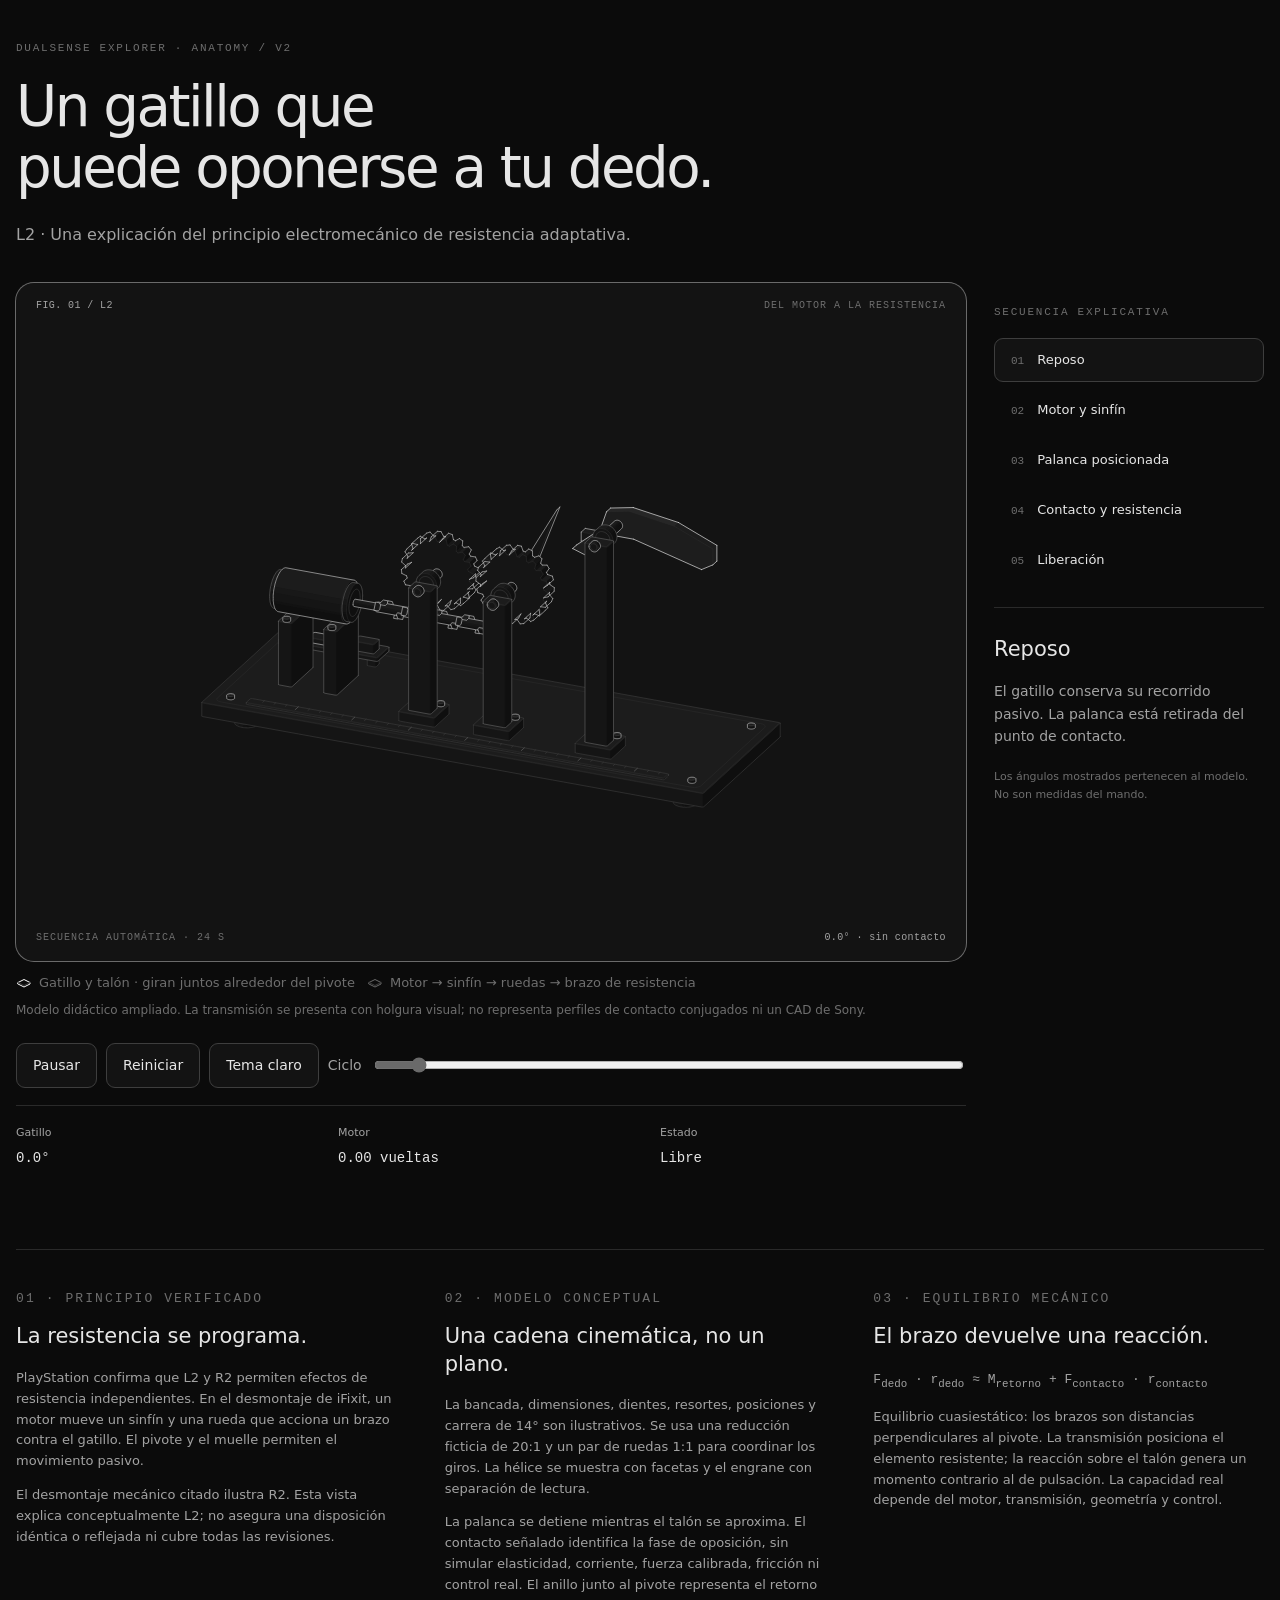
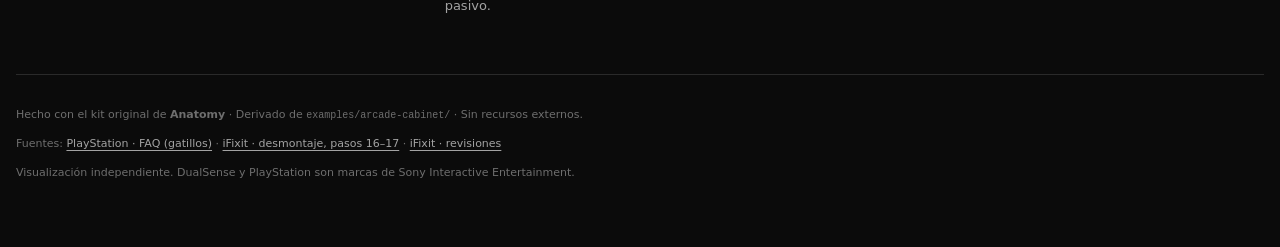
<file: anatomy-l2-v2.html>
<!doctype html><html lang="es"><head><meta charset="utf-8"><meta name="viewport" content="width=device-width, initial-scale=1"><title>L2 · Anatomía de la resistencia | DualSense Explorer</title><style>
.iso{
  --anatomy-page:#0b0b0b;--anatomy-card:#131313;--anatomy-text:#a3a3a3;--anatomy-strong:#e6e6e6;--anatomy-muted:#6e6e6e;
  --anatomy-paper:#131313;--anatomy-face:#1b1b1b;--anatomy-top:#1c1c1c;
  --anatomy-shade-0:#0f0f0f;--anatomy-shade-1:#121212;--anatomy-shade-2:#151515;--anatomy-shade-3:#181818;
  --anatomy-lit-top:#262626;--anatomy-lit-shade:#1d1d1d;
  --anatomy-hi:#d4d4d4;--anatomy-mid:#6a6a6a;--anatomy-lo:#3e3e3e;--anatomy-faint:#2a2a2a;--anatomy-lit:#ffffff;
  --anatomy-halo:#050505;--anatomy-halo-opacity:.9;--anatomy-dot:#e6e6e6;
  --anatomy-red:#ff6b6b;--anatomy-green:#6be0a0;--anatomy-blue:#6b9bff;
  --anatomy-weight:.6px;--anatomy-ease:cubic-bezier(.32,.72,0,1);
  --anatomy-mono:ui-monospace,"SF Mono",Menlo,Consolas,monospace;
  --anatomy-lift:inset 0 1px 0 0 #ffffff0a,inset 0 0 0 1px #ffffff06,0 0 0 1px #00000026,0 1px 1px -.5px #00000014,0 3px 3px -1.5px #00000014,0 6px 6px -3px #00000014,0 12px 12px -6px #00000014;
}
.iso[data-theme="light"]{
  --anatomy-page:#f2f2ef;--anatomy-card:#fbfbfa;--anatomy-text:#57575a;--anatomy-strong:#18181a;--anatomy-muted:#8c8c90;
  --anatomy-paper:#fbfbfa;--anatomy-face:#ffffff;--anatomy-top:#ffffff;
  --anatomy-shade-0:#dcdcd9;--anatomy-shade-1:#e5e5e2;--anatomy-shade-2:#ededea;--anatomy-shade-3:#f4f4f1;
  --anatomy-lit-top:#ffffff;--anatomy-lit-shade:#eeeeeb;
  --anatomy-hi:#26262a;--anatomy-mid:#8a8a8f;--anatomy-lo:#b4b4b8;--anatomy-faint:#d4d4d6;--anatomy-lit:#000000;
  --anatomy-halo:#8a8a80;--anatomy-halo-opacity:.32;--anatomy-dot:#3a3a3e;
  --anatomy-red:#e5484d;--anatomy-green:#30a46c;--anatomy-blue:#3e63dd;
  --anatomy-lift:inset 0 1px 0 0 #ffffff,0 0 0 1px #0000000f,0 1px 1px -.5px #0000000a,0 3px 3px -1.5px #0000000a,0 6px 6px -3px #0000000a,0 12px 12px -6px #0000000a;
}
.iso-svg{display:block;width:100%;height:auto;overflow:visible}
.iso-svg path,.iso-svg circle{vector-effect:non-scaling-stroke}
.iso-fill{fill:var(--anatomy-paper);stroke:none}
.iso-solid[data-lit]>.iso-fill{fill:var(--anatomy-face)}
.iso-shade,.iso-top{stroke:none}
.iso-shade[data-shade="0"]{fill:var(--anatomy-shade-0)}
.iso-shade[data-shade="1"]{fill:var(--anatomy-shade-1)}
.iso-shade[data-shade="2"]{fill:var(--anatomy-shade-2)}
.iso-shade[data-shade="3"]{fill:var(--anatomy-shade-3)}
.iso-top{fill:var(--anatomy-top)}
.iso-solid[data-lit]>.iso-top{fill:var(--anatomy-lit-top)}
.iso-solid[data-lit]>.iso-shade{fill:var(--anatomy-lit-shade)}
.iso-solid[data-seamless]>.iso-shade,.iso-solid[data-seamless]>.iso-top{stroke-width:.4;stroke-linejoin:round}
.iso-solid[data-seamless]>.iso-shade[data-shade="0"]{stroke:var(--anatomy-shade-0)}
.iso-solid[data-seamless]>.iso-shade[data-shade="1"]{stroke:var(--anatomy-shade-1)}
.iso-solid[data-seamless]>.iso-shade[data-shade="2"]{stroke:var(--anatomy-shade-2)}
.iso-solid[data-seamless]>.iso-shade[data-shade="3"]{stroke:var(--anatomy-shade-3)}
.iso-solid[data-seamless]>.iso-top{stroke:var(--anatomy-top)}
.iso-solid[data-seamless][data-lit]>.iso-top{stroke:var(--anatomy-lit-top)}
.iso-solid[data-seamless][data-lit]>.iso-shade{stroke:var(--anatomy-lit-shade)}
.iso-solid[data-lit]>.iso-edge{stroke:var(--anatomy-lit)}
.iso-halo{fill:var(--anatomy-halo);stroke:none;filter:blur(9px);opacity:var(--anatomy-halo-opacity);transform:translateY(3px)}
.iso-line{fill:none;stroke:var(--anatomy-lo);stroke-width:var(--anatomy-weight);stroke-linecap:round;stroke-linejoin:round}
.iso-line[data-tone="hi"]{stroke:var(--anatomy-hi)}
.iso-line[data-tone="mid"]{stroke:var(--anatomy-mid)}
.iso-line[data-tone="lo"]{stroke:var(--anatomy-lo)}
.iso-line[data-tone="faint"]{stroke:var(--anatomy-faint)}
.iso-line[data-tone="lit"]{stroke:var(--anatomy-lit)}
.iso-line[data-tone="red"]{stroke:var(--anatomy-red)}
.iso-line[data-tone="green"]{stroke:var(--anatomy-green)}
.iso-line[data-tone="blue"]{stroke:var(--anatomy-blue)}
.iso-line[data-dotted]{stroke-dasharray:.01 3.5;stroke-width:1}
.iso-line[data-dashed]{stroke-dasharray:3 3}
.iso-line[data-flow]{stroke-dasharray:2 6}
.iso-wire-end{fill:var(--anatomy-paper);stroke:var(--anatomy-lo);stroke-width:var(--anatomy-weight)}
.iso-wire[data-tone="hi"] .iso-wire-end{stroke:var(--anatomy-hi)}
.iso-wire[data-tone="mid"] .iso-wire-end{stroke:var(--anatomy-mid)}
.iso-wire[data-tone="faint"] .iso-wire-end{stroke:var(--anatomy-faint)}
.iso-wire[data-tone="lit"] .iso-wire-end{stroke:var(--anatomy-lit)}
.iso-dots circle{fill:var(--anatomy-dot);stroke:none;opacity:.32}
.iso-dots[data-tone="hi"] circle{opacity:.85}
.iso-dots[data-tone="mid"] circle{opacity:.45}
.iso-dots[data-tone="lo"] circle{opacity:.22}
.iso-dots[data-tone="faint"] circle{opacity:.12}
.iso-face-text{fill:var(--anatomy-mid);font-family:var(--anatomy-mono);letter-spacing:.04em}
.iso-face-text[data-tone="hi"]{fill:var(--anatomy-hi)}
.iso-face-text[data-tone="lo"]{fill:var(--anatomy-lo)}
.iso-face-text[data-tone="faint"]{fill:var(--anatomy-faint)}
.tb-body{fill:var(--anatomy-shade-2);stroke:none}
.tb-shine{fill:var(--anatomy-top);stroke:none}
.tb-shade{fill:var(--anatomy-shade-0);stroke:none}
.tb-ring{fill:none;stroke:var(--anatomy-lo);stroke-width:.45;stroke-linecap:butt;stroke-linejoin:round}
.tb-ring[data-tone="mid"]{stroke:var(--anatomy-mid)}
.tb-ring[data-tone="faint"]{stroke:var(--anatomy-faint)}
.tb-ring[data-tone="hi"]{stroke:var(--anatomy-hi)}
@keyframes iso-flow{to{stroke-dashoffset:-32}}
@keyframes iso-pulse{0%,100%{opacity:.18}12%{opacity:1}40%{opacity:.18}}
.iso-line[data-flow]{animation:iso-flow 1600ms linear infinite}
.iso-dots circle[data-pulse]{animation:iso-pulse 1600ms steps(1,end) infinite;animation-delay:var(--pulse-at,0ms)}
.iso-figure{margin:32px 0 36px}
.iso-plate{position:relative;padding:52px 24px;border-radius:0;background:var(--anatomy-card);box-shadow:0 0 0 1px var(--anatomy-mid);--anatomy-paper:var(--anatomy-card)}
.iso-plate-corners{position:absolute;inset:18px 20px;pointer-events:none}
.iso-plate-corner{position:absolute;color:var(--anatomy-muted);font-family:var(--anatomy-mono);font-size:10.5px;line-height:1;letter-spacing:.04em;white-space:nowrap}
.iso-plate-corner[data-corner="fig"]{top:0;left:0;color:var(--anatomy-text)}
.iso-plate-corner[data-corner="title"]{top:0;right:0;text-transform:uppercase;letter-spacing:.1em}
.iso-plate-corner[data-corner="hint"]{bottom:0;left:0;text-transform:uppercase;letter-spacing:.1em}
.iso-plate-corner[data-corner="readout"]{right:0;bottom:0;color:var(--anatomy-text);font-variant-numeric:tabular-nums}
.iso-plate .iso-svg{margin:0 auto}
.iso-legend{display:grid;gap:8px;margin-top:12px;color:var(--anatomy-muted);font-size:13px;line-height:1.55}
.iso-keys{display:flex;flex-wrap:wrap;gap:6px 18px}
.iso-key{display:inline-flex;align-items:center;gap:7px}
.iso-swatch{width:16px;height:10px;flex:none;overflow:visible}
.iso-swatch path{fill:none;stroke:var(--anatomy-hi);stroke-width:1;vector-effect:non-scaling-stroke;stroke-linejoin:round;stroke-linecap:round}
.iso-swatch[data-mark="raised"] path,.iso-swatch[data-mark="flat"] path{stroke:var(--anatomy-mid)}
.iso-swatch[data-mark="lit"] path{stroke:var(--anatomy-lit)}
.iso-swatch[data-mark="dim"] path{stroke:var(--anatomy-lo)}
.iso-swatch[data-mark="dotted"] path{stroke-dasharray:.01 3;stroke-width:1.4}
.iso-swatch[data-mark="dashed"] path{stroke-dasharray:3 2.5}
.iso-swatch[data-mark="red"] path{stroke:var(--anatomy-red)}
.iso-swatch[data-mark="green"] path{stroke:var(--anatomy-green)}
.iso-swatch[data-mark="blue"] path{stroke:var(--anatomy-blue)}
.iso-swatch-crease{stroke:var(--anatomy-lo)!important}
@media (max-width:560px){.iso-plate{padding:48px 12px 70px}.iso-plate-corner[data-corner="hint"]{bottom:18px}}
@media (prefers-reduced-motion:reduce){.iso-line[data-flow],.iso-dots circle[data-pulse]{animation:none}}

*{box-sizing:border-box}
html{color-scheme:dark}
body[data-theme="light"]{color-scheme:light}
body{margin:0;background:var(--anatomy-page);color:var(--anatomy-text);font:14px/1.6 ui-sans-serif,system-ui,-apple-system,"Segoe UI",sans-serif;-webkit-font-smoothing:antialiased}
.iso-page{width:min(1320px,100% - 32px);margin:64px auto 96px}
</style></head><body class="iso" data-theme="dark"><main class="iso-page"><style>.iso-page{margin:42px auto 65px}.eyebrow{font:11px var(--anatomy-mono);letter-spacing:.16em;color:var(--anatomy-muted)}h1{font-size:clamp(31px,4.4vw,58px);font-weight:500;line-height:1.08;letter-spacing:-.045em;color:var(--anatomy-strong);margin:23px 0}h2{font-size:21px;font-weight:500;line-height:1.3;color:var(--anatomy-strong)}.intro{font-size:16px;max-width:630px;margin-bottom:36px}.layout{display:grid;grid-template-columns:minmax(0,1fr) 270px;gap:28px;align-items:start}.iso-figure{margin:0}.iso-plate{border-radius:18px}.iso-stage{padding:32px 0 34px;outline-offset:3px}.iso-stage svg{width:100%;height:auto;display:block}.iso-plate-corner{font-size:10px}.iso-keys{display:flex;flex-wrap:wrap;gap:12px}.iso-caption{font-size:12px}.controls{display:flex;gap:9px;align-items:center;flex-wrap:wrap;margin-top:22px}button{color:var(--anatomy-strong);background:var(--anatomy-card);border:1px solid var(--anatomy-lo);border-radius:9px;min-height:44px;padding:10px 16px;font:inherit;cursor:pointer;touch-action:manipulation}button:focus-visible,input:focus-visible{outline:2px solid var(--anatomy-hi);outline-offset:4px}button:hover{border-color:var(--anatomy-hi)}.timeline{display:flex;align-items:center;gap:10px;flex:1;min-width:160px}input{min-width:60px;width:100%;accent-color:var(--anatomy-mid);min-height:44px;touch-action:pan-y}.metrics{display:grid;grid-template-columns:1fr 1fr 1fr;gap:16px;border-top:1px solid var(--anatomy-faint);margin-top:16px;padding:18px 0;font-size:11px}.metrics b{display:block;font:14px var(--anatomy-mono);color:var(--anatomy-strong);margin-top:8px}aside{padding-top:12px}nav{display:grid;gap:6px;margin-top:20px}nav button{text-align:left;border-color:transparent;background:transparent;font-size:13px}nav span{font:11px var(--anatomy-mono);color:var(--anatomy-muted);margin-right:13px}nav button[aria-current=true]{background:var(--anatomy-card);border-color:var(--anatomy-lo)}article{min-height:150px;margin-top:25px;padding-top:10px;border-top:1px solid var(--anatomy-faint)}article p{font-size:14px}.note{font-size:11px;color:var(--anatomy-muted)}.technical{margin-top:65px;padding-top:28px;border-top:1px solid var(--anatomy-faint);display:grid;grid-template-columns:repeat(3,1fr);gap:38px}.technical p{font-size:13px}.equation{font:13px var(--anatomy-mono);line-height:1.8}footer{margin-top:45px;border-top:1px solid var(--anatomy-faint);padding-top:20px;font-size:11px;color:var(--anatomy-muted)}a{color:var(--anatomy-text);text-underline-offset:3px}code{font-size:10px}@media(max-width:1050px){.layout{grid-template-columns:1fr}aside{display:grid;grid-template-columns:1fr 1fr;gap:0 30px}aside>.eyebrow{grid-column:1/-1}aside article{margin-top:12px}.note{grid-column:1/-1}.technical{gap:22px}}@media(max-width:600px){.iso-page{width:calc(100% - 28px);margin-top:27px}h1{font-size:36px}.technical{grid-template-columns:1fr;gap:24px;margin-top:30px}aside{display:block}nav{grid-template-columns:1fr 1fr}nav button{padding:9px;font-size:12px}nav span{margin-right:7px}article{min-height:125px}.metrics{gap:8px}.metrics b{font-size:12px}.iso-plate-corner{font-size:8px}.iso-stage{padding-top:45px;padding-bottom:42px}.iso-plate-corner[data-corner=hint]{max-width:45%}.controls button{padding:9px 11px}.timeline{flex-basis:100%}.iso-key{font-size:11px}}
</style><header><p class="eyebrow">DUALSENSE EXPLORER · ANATOMY / V2</p><h1>Un gatillo que<br>puede oponerse a tu dedo.</h1><p class="intro">L2 · Una explicación del principio electromecánico de resistencia adaptativa.</p></header><section class="layout"><div><figure class="iso-figure"><div class="iso-plate"><div class="iso-plate-corners" aria-hidden="true"><span class="iso-plate-corner" data-corner="fig">FIG. 01 / L2</span><span class="iso-plate-corner" data-corner="title">Del motor a la resistencia</span><span class="iso-plate-corner" data-corner="hint">Secuencia automática · 24 s</span><span class="iso-plate-corner" data-corner="readout" data-readout>Reposo</span></div><div class="iso-stage" tabindex="0" role="group" aria-label="Mecanismo animado. Espacio para pausar; flechas para recorrer el ciclo."><svg xmlns="http://www.w3.org/2000/svg" class="iso-svg" viewBox="0 0 960 540" role="img" aria-label="Banco conceptual del gatillo adaptativo L2: motor, sinfín, ruedas, brazo de resistencia, pivote y gatillo."><g id="machine"><g data-name="foot.pad.0"><g class="iso-solid"><path class="iso-fill" d="M259.7 327.2L259.7 326.6L259.9 326L260.3 325.5L260.8 324.9L261.5 324.4L262.3 323.9L263.2 323.4L264.3 323L265.5 322.6L266.8 322.3L268.1 322.1L269.5 321.9L271 321.8L272.4 321.7L273.9 321.7L275.4 321.8L276.8 322L278.2 322.2L279.5 322.5L280.7 322.8L281.9 323.2L282.9 323.6L283.8 324.1L284.5 324.6L285.1 325.2L285.6 325.7L285.9 326.3L286 326.9L286 330.5L285.9 331.1L285.7 331.7L285.4 332.3L284.9 332.9L284.2 333.4L283.4 333.9L282.4 334.4L281.3 334.8L280.2 335.1L278.9 335.4L277.5 335.7L276.1 335.9L274.7 336L273.2 336L271.7 336L270.3 335.9L268.8 335.8L267.5 335.6L266.2 335.3L264.9 335L263.8 334.6L262.8 334.2L261.9 333.7L261.1 333.2L260.5 332.6L260.1 332L259.8 331.5L259.7 330.9Z"/><path class="iso-shade" data-shade="0" d="M286 330.8L285.8 331.5L285.5 332.2L284.9 332.9L284.1 333.5L283.1 334.1L281.9 334.6L280.6 335L279.1 335.4L277.5 335.7L275.9 335.9L274.2 336L272.5 336L272.5 332.4L274.2 332.4L275.9 332.3L277.5 332.1L279.1 331.8L280.6 331.4L281.9 331L283.1 330.5L284.1 329.9L284.9 329.3L285.5 328.6L285.8 327.9L286 327.2Z"/><path class="iso-shade" data-shade="1" d="M272.5 336L270.8 336L269.1 335.8L269.1 332.2L270.8 332.4L272.5 332.4Z"/><path class="iso-shade" data-shade="2" d="M269.1 335.8L267.5 335.6L265.9 335.3L264.5 334.9L264.5 331.2L265.9 331.6L267.5 332L269.1 332.2Z"/><path class="iso-shade" data-shade="3" d="M264.5 334.9L263.3 334.4L262.2 333.8L261.2 333.2L260.5 332.6L260 331.9L260 328.3L260.5 329L261.2 329.6L262.2 330.2L263.3 330.8L264.5 331.2Z"/><path class="iso-top" d="M260 331.9L259.7 331.3L259.7 330.6L259.7 326.9L259.7 327.6L260 328.3ZM278.2 322.2L279.7 322.5L281.1 322.9L282.4 323.4L283.5 323.9L284.4 324.5L285.1 325.2L285.6 325.8L285.9 326.5L286 327.2L285.8 327.9L285.5 328.6L284.9 329.3L284.1 329.9L283.1 330.5L281.9 331L280.6 331.4L279.1 331.8L277.5 332.1L275.9 332.3L274.2 332.4L272.5 332.4L270.8 332.4L269.1 332.2L267.5 332L265.9 331.6L264.5 331.2L263.3 330.8L262.2 330.2L261.2 329.6L260.5 329L260 328.3L259.7 327.6L259.7 326.9L259.8 326.2L260.2 325.6L260.8 324.9L261.6 324.3L262.6 323.7L263.8 323.2L265.1 322.7L266.5 322.4L268.1 322.1L269.7 321.9L271.4 321.8L273.2 321.7L274.9 321.8L276.6 321.9L278.2 322.2L272.8 327.1L272.8 327.1L272.8 327.1L272.8 327.1L272.8 327.1L272.8 327.1L272.8 327.1L272.8 327.1L272.8 327.1L272.8 327.1L272.8 327.1L272.8 327.1L272.8 327.1L272.8 327.1L272.8 327.1L272.8 327.1L272.8 327.1L272.8 327.1L272.8 327.1L272.8 327.1L272.8 327.1L272.8 327.1L272.8 327.1L272.8 327.1L272.8 327.1L272.8 327.1L272.8 327.1L272.8 327.1L272.8 327.1L272.8 327.1L272.8 327.1L272.8 327.1L272.8 327.1L272.8 327.1L272.8 327.1L272.8 327.1L272.8 327.1L272.8 327.1L272.8 327.1L272.8 327.1L272.8 327.1L272.8 327.1L272.8 327.1L272.8 327.1L272.8 327.1L272.8 327.1L272.8 327.1L272.8 327.1L272.8 327.1Z"/><path class="iso-line iso-crease" data-tone="faint" d="M286 327.1L285.9 327.7L285.7 328.3L285.3 328.9L284.7 329.4L284 329.9L283.1 330.4L282.1 330.9L281 331.3L279.8 331.6L278.5 331.9L277.2 332.1L275.8 332.3L274.3 332.4L272.8 332.4L271.3 332.4L269.9 332.3L268.5 332.1L267.1 331.9L265.8 331.6L264.6 331.3L263.5 330.9L262.5 330.4L261.7 329.9L261 329.4L260.4 328.9L260 328.3L259.7 327.7L259.7 327.1"/><path class="iso-line" data-tone="lo" d="M276.6 323.7L277.8 323.9L279 324.3L280 324.7L280.8 325.2L281.4 325.7L281.8 326.3L282 326.9L282 327.5L281.7 328.1L281.2 328.6L280.6 329.1L279.7 329.6L278.6 330L277.4 330.3L276.1 330.6L274.7 330.7L273.3 330.8L271.9 330.8L270.4 330.7L269.1 330.5L267.8 330.2L266.7 329.9L265.7 329.4L264.8 329L264.2 328.4L263.8 327.9L263.6 327.3L263.7 326.7L263.9 326.1L264.4 325.6L265.1 325L266 324.6L267 324.2L268.2 323.8L269.5 323.6L270.9 323.4L272.3 323.3L273.8 323.4L275.2 323.5Z"/><path class="iso-line iso-edge" data-tone="lo" d="M259.7 327.2L259.7 326.6L259.9 326L260.3 325.5L260.8 324.9L261.5 324.4L262.3 323.9L263.2 323.4L264.3 323L265.5 322.6L266.8 322.3L268.1 322.1L269.5 321.9L271 321.8L272.4 321.7L273.9 321.7L275.4 321.8L276.8 322L278.2 322.2L279.5 322.5L280.7 322.8L281.9 323.2L282.9 323.6L283.8 324.1L284.5 324.6L285.1 325.2L285.6 325.7L285.9 326.3L286 326.9L286 330.5L285.9 331.1L285.7 331.7L285.4 332.3L284.9 332.9L284.2 333.4L283.4 333.9L282.4 334.4L281.3 334.8L280.2 335.1L278.9 335.4L277.5 335.7L276.1 335.9L274.7 336L273.2 336L271.7 336L270.3 335.9L268.8 335.8L267.5 335.6L266.2 335.3L264.9 335L263.8 334.6L262.8 334.2L261.9 333.7L261.1 333.2L260.5 332.6L260.1 332L259.8 331.5L259.7 330.9Z"/></g></g><g data-name="foot.0"><g class="iso-solid"><path class="iso-fill" d="M263.3 316.2L263.5 315.6L263.7 315.2L264.2 314.7L264.7 314.2L265.5 313.8L266.3 313.5L267.2 313.1L268.3 312.9L269.4 312.7L270.6 312.5L271.8 312.4L273.1 312.4L274.3 312.4L275.5 312.6L276.7 312.7L277.8 313L278.8 313.3L279.7 313.6L280.5 314L281.2 314.4L281.7 314.9L282 315.4L282.3 315.8L282.3 316.4L282.3 327.2L282.2 327.7L281.9 328.2L281.5 328.7L280.9 329.1L280.2 329.5L279.4 329.9L278.4 330.2L277.3 330.5L276.2 330.7L275 330.8L273.8 330.9L272.6 330.9L271.3 330.9L270.1 330.8L269 330.6L267.9 330.4L266.9 330.1L265.9 329.7L265.2 329.3L264.5 328.9L264 328.5L263.6 328L263.4 327.5L263.3 327Z"/><path class="iso-shade" data-shade="0" d="M282.3 327.2L282.2 327.7L281.9 328.2L281.5 328.7L280.9 329.1L280.2 329.5L279.4 329.9L278.4 330.2L277.3 330.5L276.2 330.7L275 330.8L273.8 330.9L272.6 330.9L272.6 320.1L273.8 320.1L275 320L276.2 319.9L277.3 319.6L278.4 319.4L279.4 319.1L280.2 318.7L280.9 318.3L281.5 317.8L281.9 317.3L282.2 316.9L282.3 316.4Z"/><path class="iso-shade" data-shade="1" d="M272.6 330.9L271.3 330.9L270.1 330.8L270.1 320L271.3 320.1L272.6 320.1Z"/><path class="iso-shade" data-shade="2" d="M270.1 330.8L269 330.6L267.9 330.4L266.9 330.1L266.9 319.3L267.9 319.5L269 319.8L270.1 320Z"/><path class="iso-shade" data-shade="3" d="M266.9 330.1L265.9 329.7L265.2 329.3L264.5 328.9L264 328.5L263.6 328L263.6 317.2L264 317.6L264.5 318.1L265.2 318.5L265.9 318.9L266.9 319.3Z"/><path class="iso-top" d="M263.6 328L263.4 327.5L263.3 327L263.3 316.2L263.4 316.7L263.6 317.2ZM276.7 312.7L277.8 313L278.8 313.3L279.7 313.6L280.5 314L281.2 314.4L281.7 314.9L282 315.4L282.3 315.8L282.3 316.4L282.2 316.9L281.9 317.3L281.5 317.8L280.9 318.3L280.2 318.7L279.4 319.1L278.4 319.4L277.3 319.6L276.2 319.9L275 320L273.8 320.1L272.6 320.1L271.3 320.1L270.1 320L269 319.8L267.9 319.5L266.9 319.3L265.9 318.9L265.2 318.5L264.5 318.1L264 317.6L263.6 317.2L263.4 316.7L263.3 316.2L263.5 315.6L263.7 315.2L264.2 314.7L264.7 314.2L265.5 313.8L266.3 313.5L267.2 313.1L268.3 312.9L269.4 312.7L270.6 312.5L271.8 312.4L273.1 312.4L274.3 312.4L275.5 312.6L276.7 312.7L272.8 316.3L272.8 316.3L272.8 316.3L272.8 316.3L272.8 316.3L272.8 316.3L272.8 316.3L272.8 316.3L272.8 316.3L272.8 316.3L272.8 316.3L272.8 316.3L272.8 316.3L272.8 316.3L272.8 316.3L272.8 316.3L272.8 316.3L272.8 316.3L272.8 316.3L272.8 316.3L272.8 316.3L272.8 316.3L272.8 316.3L272.8 316.3L272.8 316.3L272.8 316.3L272.8 316.3L272.8 316.3L272.8 316.3L272.8 316.3L272.8 316.3L272.8 316.3L272.8 316.3L272.8 316.3L272.8 316.3L272.8 316.3L272.8 316.3L272.8 316.3L272.8 316.3L272.8 316.3L272.8 316.3L272.8 316.3L272.8 316.3L272.8 316.3L272.8 316.3L272.8 316.3L272.8 316.3L272.8 316.3L272.8 316.3Z"/><path class="iso-line iso-crease" data-tone="faint" d="M282.3 316.3L282.2 316.9L281.8 317.4L281.3 318L280.5 318.5L279.5 319L278.4 319.4L277.1 319.7L275.8 319.9L274.3 320.1L272.8 320.1L271.3 320.1L269.9 319.9L268.5 319.7L267.2 319.4L266.1 319L265.2 318.5L264.4 318L263.8 317.4L263.5 316.9L263.3 316.3"/><path class="iso-line" data-tone="lo" d="M275.5 313.8L276.4 314L277.3 314.2L278 314.6L278.6 314.9L279 315.3L279.3 315.7L279.5 316.1L279.4 316.5L279.2 317L278.9 317.4L278.4 317.7L277.8 318.1L277 318.4L276.1 318.6L275.2 318.8L274.2 318.9L273.2 318.9L272.1 318.9L271.1 318.9L270.1 318.7L269.2 318.5L268.4 318.3L267.7 318L267.1 317.6L266.6 317.2L266.3 316.8L266.2 316.4L266.2 316L266.4 315.6L266.8 315.2L267.3 314.8L267.9 314.4L268.6 314.2L269.5 313.9L270.4 313.7L271.4 313.6L272.5 313.6L273.5 313.6L274.5 313.6Z"/><path class="iso-line iso-edge" data-tone="lo" d="M263.3 316.2L263.5 315.6L263.7 315.2L264.2 314.7L264.7 314.2L265.5 313.8L266.3 313.5L267.2 313.1L268.3 312.9L269.4 312.7L270.6 312.5L271.8 312.4L273.1 312.4L274.3 312.4L275.5 312.6L276.7 312.7L277.8 313L278.8 313.3L279.7 313.6L280.5 314L281.2 314.4L281.7 314.9L282 315.4L282.3 315.8L282.3 316.4L282.3 327.2L282.2 327.7L281.9 328.2L281.5 328.7L280.9 329.1L280.2 329.5L279.4 329.9L278.4 330.2L277.3 330.5L276.2 330.7L275 330.8L273.8 330.9L272.6 330.9L271.3 330.9L270.1 330.8L269 330.6L267.9 330.4L266.9 330.1L265.9 329.7L265.2 329.3L264.5 328.9L264 328.5L263.6 328L263.4 327.5L263.3 327Z"/></g></g><g data-name="motor.cap"><g class="iso-solid"><path class="iso-fill" d="M244.4 244L244.4 242.6L244.5 241.2L244.6 239.8L244.8 238.3L244.9 236.9L245.2 235.4L245.4 233.9L245.8 232.5L246.1 231L246.5 229.6L246.9 228.3L247.3 226.9L247.8 225.6L248.3 224.4L248.8 223.2L249.3 222.1L249.9 221.1L250.5 220.1L251 219.2L251.6 218.4L252.2 217.7L252.8 217L253.4 216.5L254 216.1L254.6 215.8L255.2 215.5L255.8 215.4L256.4 215.4L256.9 215.5L261.7 216.3L262.3 216.5L262.8 216.8L263.3 217.2L263.7 217.7L264.1 218.3L264.5 218.9L264.9 219.7L265.2 220.5L265.5 221.5L265.7 222.5L265.9 223.6L266.1 224.7L266.2 225.9L266.3 227.2L266.4 228.5L266.4 229.9L266.3 231.3L266.2 232.7L266.1 234.1L265.9 235.6L265.7 237.1L265.5 238.5L265.2 240L264.9 241.4L264.5 242.9L264.1 244.3L263.7 245.6L263.3 246.9L262.8 248.2L262.3 249.4L261.7 250.5L261.2 251.6L260.6 252.6L260 253.6L259.5 254.4L258.9 255.2L258.3 255.8L257.7 256.4L257.1 256.9L256.4 257.3L255.9 257.6L255.3 257.7L254.7 257.8L254.1 257.8L249.3 256.9L248.8 256.8L248.3 256.5L247.8 256.2L247.3 255.8L246.9 255.2L246.5 254.6L246.1 253.9L245.8 253.1L245.4 252.2L245.2 251.2L244.9 250.2L244.8 249L244.6 247.9L244.5 246.6L244.4 245.3Z"/><path class="iso-shade" data-shade="0" d="M249.7 256.9L248.7 256.7L247.8 256.2L246.9 255.3L246.2 254.1L245.6 252.6L245.1 250.8L244.7 248.7L249.5 249.6L249.9 251.6L250.4 253.4L251 255L251.7 256.2L252.6 257.1L253.5 257.6L254.5 257.8ZM249.2 244.9L249.3 242.3L249.5 239.6L249.9 236.9L250.4 234.2L251 231.5L251.7 229L252.6 226.5L253.5 224.3L254.5 222.2L255.6 220.5L256.7 219L257.8 217.8L258.9 216.9L260 216.4L261.1 216.2L262.1 216.4L263 217L263.9 217.9L264.6 219.1L265.2 220.6L265.7 222.4L266.1 224.5L266.3 226.8L266.4 229.2L266.3 231.8L266.1 234.4L265.7 237.2L265.2 239.9L264.6 242.5L263.9 245.1L263 247.5L262.1 249.8L261.1 251.8L260 253.6L258.9 255.1L257.8 256.3L256.7 257.1L255.6 257.7L254.5 257.8L253.5 257.6L252.6 257.1L251.7 256.2L251 255L250.4 253.4L249.9 251.6L249.5 249.6L249.3 247.3L249.2 244.9L257.8 237L257.8 237L257.8 237L257.8 237L257.8 237L257.8 237L257.8 237L257.8 237L257.8 237L257.8 237L257.8 237L257.8 237L257.8 237L257.8 237L257.8 237L257.8 237L257.8 237L257.8 237L257.8 237L257.8 237L257.8 237L257.8 237L257.8 237L257.8 237L257.8 237L257.8 237L257.8 237L257.8 237L257.8 237L257.8 237L257.8 237L257.8 237L257.8 237L257.8 237L257.8 237L257.8 237L257.8 237L257.8 237L257.8 237L257.8 237L257.8 237L257.8 237L257.8 237L257.8 237L257.8 237L257.8 237L257.8 237L257.8 237L257.8 237Z"/><path class="iso-shade" data-shade="1" d="M244.7 248.7L244.5 246.4L249.3 247.3L249.5 249.6Z"/><path class="iso-shade" data-shade="2" d="M244.5 246.4L244.4 244L244.5 241.4L244.7 238.7L249.5 239.6L249.3 242.3L249.2 244.9L249.3 247.3Z"/><path class="iso-shade" data-shade="3" d="M244.7 238.7L245.1 236L245.6 233.3L250.4 234.2L249.9 236.9L249.5 239.6Z"/><path class="iso-top" d="M245.6 233.3L246.2 230.7L246.9 228.1L247.8 225.7L248.7 223.4L249.7 221.4L250.8 219.6L251.9 218.1L253 216.9L254.1 216L255.2 215.5L256.3 215.4L261.1 216.2L260 216.4L258.9 216.9L257.8 217.8L256.7 219L255.6 220.5L254.5 222.2L253.5 224.3L252.6 226.5L251.7 229L251 231.5L250.4 234.2Z"/><path class="iso-line iso-crease" data-tone="faint" d="M254.1 257.8L253.5 257.6L253 257.4L252.5 257L252.1 256.6L251.6 256L251.2 255.4L250.9 254.7L250.5 253.9L250.2 253L250 252L249.8 251L249.6 249.9L249.4 248.7L249.3 247.5L249.3 246.2L249.2 244.9L249.3 243.5L249.3 242.1L249.4 240.7L249.6 239.3L249.8 237.8L250 236.4L250.2 234.9L250.5 233.5L250.9 232.1L251.2 230.7L251.6 229.3L252.1 228L252.5 226.7L253 225.5L253.5 224.3L254 223.2L254.6 222.1L255.2 221.1L255.7 220.2L256.3 219.4L256.9 218.7L257.5 218.1L258.1 217.5L258.7 217.1L259.3 216.7L259.9 216.5L260.5 216.3L261 216.2L261.6 216.3"/><path class="iso-line" data-tone="lo" d="M251.8 242.5L251.9 240.3L252.1 238.1L252.5 235.8L253 233.5L253.6 231.4L254.3 229.3L255.1 227.5L256 225.9L256.9 224.6L257.8 223.6L258.7 222.9L259.7 222.5L260.5 222.5L261.3 222.9L262 223.6L262.7 224.7L263.2 226L263.5 227.7L263.7 229.5L263.8 231.5L263.7 233.7L263.5 236L263.2 238.3L262.7 240.5L262 242.7L261.3 244.7L260.5 246.5L259.7 248.2L258.7 249.5L257.8 250.5L256.9 251.2L256 251.5L255.1 251.5L254.3 251.2L253.6 250.4L253 249.4L252.5 248L252.1 246.4L251.9 244.6Z"/><path class="iso-line iso-edge" data-tone="mid" d="M244.4 244L244.4 242.6L244.5 241.2L244.6 239.8L244.8 238.3L244.9 236.9L245.2 235.4L245.4 233.9L245.8 232.5L246.1 231L246.5 229.6L246.9 228.3L247.3 226.9L247.8 225.6L248.3 224.4L248.8 223.2L249.3 222.1L249.9 221.1L250.5 220.1L251 219.2L251.6 218.4L252.2 217.7L252.8 217L253.4 216.5L254 216.1L254.6 215.8L255.2 215.5L255.8 215.4L256.4 215.4L256.9 215.5L261.7 216.3L262.3 216.5L262.8 216.8L263.3 217.2L263.7 217.7L264.1 218.3L264.5 218.9L264.9 219.7L265.2 220.5L265.5 221.5L265.7 222.5L265.9 223.6L266.1 224.7L266.2 225.9L266.3 227.2L266.4 228.5L266.4 229.9L266.3 231.3L266.2 232.7L266.1 234.1L265.9 235.6L265.7 237.1L265.5 238.5L265.2 240L264.9 241.4L264.5 242.9L264.1 244.3L263.7 245.6L263.3 246.9L262.8 248.2L262.3 249.4L261.7 250.5L261.2 251.6L260.6 252.6L260 253.6L259.5 254.4L258.9 255.2L258.3 255.8L257.7 256.4L257.1 256.9L256.4 257.3L255.9 257.6L255.3 257.7L254.7 257.8L254.1 257.8L249.3 256.9L248.8 256.8L248.3 256.5L247.8 256.2L247.3 255.8L246.9 255.2L246.5 254.6L246.1 253.9L245.8 253.1L245.4 252.2L245.2 251.2L244.9 250.2L244.8 249L244.6 247.9L244.5 246.6L244.4 245.3Z"/></g></g><g data-name="foot.pad.2"><g class="iso-solid"><path class="iso-fill" d="M207.2 375.2L207.2 374.6L207.4 374L207.8 373.4L208.3 372.9L209 372.3L209.8 371.8L210.7 371.4L211.8 371L213 370.6L214.3 370.3L215.6 370L217 369.9L218.5 369.7L219.9 369.7L221.4 369.7L222.9 369.8L224.3 369.9L225.7 370.1L227 370.4L228.2 370.8L229.4 371.1L230.4 371.6L231.3 372.1L232 372.6L232.6 373.1L233.1 373.7L233.4 374.3L233.5 374.9L233.5 378.5L233.4 379.1L233.2 379.7L232.9 380.3L232.4 380.8L231.7 381.4L230.9 381.9L229.9 382.3L228.8 382.7L227.7 383.1L226.4 383.4L225 383.7L223.6 383.8L222.2 384L220.7 384L219.2 384L217.8 383.9L216.3 383.8L215 383.5L213.7 383.3L212.4 382.9L211.3 382.6L210.3 382.1L209.4 381.6L208.6 381.1L208 380.6L207.6 380L207.3 379.4L207.2 378.8Z"/><path class="iso-shade" data-shade="0" d="M233.5 378.8L233.3 379.5L233 380.2L232.4 380.8L231.6 381.5L230.6 382L229.4 382.5L228.1 383L226.6 383.4L225 383.7L223.4 383.9L221.7 384L220 384L220 380.4L221.7 380.4L223.4 380.3L225 380L226.6 379.8L228.1 379.4L229.4 378.9L230.6 378.4L231.6 377.8L232.4 377.2L233 376.6L233.3 375.9L233.5 375.2Z"/><path class="iso-shade" data-shade="1" d="M220 384L218.3 383.9L216.6 383.8L216.6 380.2L218.3 380.3L220 380.4Z"/><path class="iso-shade" data-shade="2" d="M216.6 383.8L215 383.5L213.4 383.2L212 382.8L212 379.2L213.4 379.6L215 379.9L216.6 380.2Z"/><path class="iso-shade" data-shade="3" d="M212 382.8L210.8 382.3L209.7 381.8L208.7 381.2L208 380.6L207.5 379.9L207.5 376.3L208 377L208.7 377.6L209.7 378.2L210.8 378.7L212 379.2Z"/><path class="iso-top" d="M207.5 379.9L207.2 379.2L207.2 378.5L207.2 374.9L207.2 375.6L207.5 376.3ZM225.7 370.1L227.2 370.5L228.6 370.9L229.9 371.4L231 371.9L231.9 372.5L232.6 373.1L233.1 373.8L233.4 374.5L233.5 375.2L233.3 375.9L233 376.6L232.4 377.2L231.6 377.8L230.6 378.4L229.4 378.9L228.1 379.4L226.6 379.8L225 380L223.4 380.3L221.7 380.4L220 380.4L218.3 380.3L216.6 380.2L215 379.9L213.4 379.6L212 379.2L210.8 378.7L209.7 378.2L208.7 377.6L208 377L207.5 376.3L207.2 375.6L207.2 374.9L207.3 374.2L207.7 373.5L208.3 372.9L209.1 372.2L210.1 371.7L211.3 371.2L212.6 370.7L214 370.3L215.6 370L217.2 369.8L218.9 369.7L220.7 369.7L222.4 369.8L224.1 369.9L225.7 370.1L220.3 375L220.3 375L220.3 375L220.3 375L220.3 375L220.3 375L220.3 375L220.3 375L220.3 375L220.3 375L220.3 375L220.3 375L220.3 375L220.3 375L220.3 375L220.3 375L220.3 375L220.3 375L220.3 375L220.3 375L220.3 375L220.3 375L220.3 375L220.3 375L220.3 375L220.3 375L220.3 375L220.3 375L220.3 375L220.3 375L220.3 375L220.3 375L220.3 375L220.3 375L220.3 375L220.3 375L220.3 375L220.3 375L220.3 375L220.3 375L220.3 375L220.3 375L220.3 375L220.3 375L220.3 375L220.3 375L220.3 375L220.3 375L220.3 375Z"/><path class="iso-line iso-crease" data-tone="faint" d="M233.5 375L233.4 375.6L233.2 376.2L232.8 376.8L232.2 377.4L231.5 377.9L230.6 378.4L229.6 378.8L228.5 379.2L227.3 379.6L226 379.9L224.7 380.1L223.3 380.3L221.8 380.4L220.3 380.4L218.8 380.4L217.4 380.3L216 380.1L214.6 379.9L213.3 379.6L212.1 379.2L211 378.8L210 378.4L209.2 377.9L208.5 377.4L207.9 376.8L207.5 376.2L207.2 375.6L207.2 375"/><path class="iso-line" data-tone="lo" d="M224.1 371.6L225.3 371.9L226.5 372.3L227.5 372.7L228.3 373.2L228.9 373.7L229.3 374.3L229.5 374.8L229.5 375.4L229.2 376L228.7 376.6L228.1 377.1L227.2 377.6L226.1 378L224.9 378.3L223.6 378.5L222.2 378.7L220.8 378.8L219.4 378.8L217.9 378.7L216.6 378.5L215.3 378.2L214.2 377.8L213.2 377.4L212.3 376.9L211.7 376.4L211.3 375.8L211.1 375.2L211.2 374.7L211.4 374.1L211.9 373.5L212.6 373L213.5 372.5L214.5 372.1L215.7 371.8L217 371.5L218.4 371.4L219.8 371.3L221.3 371.3L222.7 371.4Z"/><path class="iso-line iso-edge" data-tone="lo" d="M207.2 375.2L207.2 374.6L207.4 374L207.8 373.4L208.3 372.9L209 372.3L209.8 371.8L210.7 371.4L211.8 371L213 370.6L214.3 370.3L215.6 370L217 369.9L218.5 369.7L219.9 369.7L221.4 369.7L222.9 369.8L224.3 369.9L225.7 370.1L227 370.4L228.2 370.8L229.4 371.1L230.4 371.6L231.3 372.1L232 372.6L232.6 373.1L233.1 373.7L233.4 374.3L233.5 374.9L233.5 378.5L233.4 379.1L233.2 379.7L232.9 380.3L232.4 380.8L231.7 381.4L230.9 381.9L229.9 382.3L228.8 382.7L227.7 383.1L226.4 383.4L225 383.7L223.6 383.8L222.2 384L220.7 384L219.2 384L217.8 383.9L216.3 383.8L215 383.5L213.7 383.3L212.4 382.9L211.3 382.6L210.3 382.1L209.4 381.6L208.6 381.1L208 380.6L207.6 380L207.3 379.4L207.2 378.8Z"/></g></g><g data-name="foot.2"><g class="iso-solid"><path class="iso-fill" d="M210.8 364.1L211 363.6L211.2 363.1L211.7 362.6L212.2 362.2L213 361.8L213.8 361.4L214.7 361.1L215.8 360.8L216.9 360.6L218.1 360.5L219.3 360.4L220.6 360.4L221.8 360.4L223 360.5L224.2 360.7L225.3 360.9L226.3 361.2L227.2 361.6L228 361.9L228.7 362.4L229.2 362.8L229.5 363.3L229.8 363.8L229.8 364.3L229.8 375.1L229.7 375.6L229.4 376.1L229 376.6L228.4 377.1L227.7 377.5L226.9 377.8L225.9 378.2L224.8 378.4L223.7 378.6L222.5 378.8L221.3 378.9L220.1 378.9L218.8 378.9L217.6 378.7L216.5 378.6L215.4 378.3L214.4 378L213.4 377.7L212.7 377.3L212 376.9L211.5 376.4L211.1 375.9L210.9 375.4L210.8 374.9Z"/><path class="iso-shade" data-shade="0" d="M229.8 375.1L229.7 375.6L229.4 376.1L229 376.6L228.4 377.1L227.7 377.5L226.9 377.8L225.9 378.2L224.8 378.4L223.7 378.6L222.5 378.8L221.3 378.9L220.1 378.9L220.1 368.1L221.3 368L222.5 368L223.7 367.8L224.8 367.6L225.9 367.3L226.9 367L227.7 366.6L228.4 366.2L229 365.8L229.4 365.3L229.7 364.8L229.8 364.3Z"/><path class="iso-shade" data-shade="1" d="M220.1 378.9L218.8 378.9L217.6 378.7L217.6 367.9L218.8 368L220.1 368.1Z"/><path class="iso-shade" data-shade="2" d="M217.6 378.7L216.5 378.6L215.4 378.3L214.4 378L214.4 367.2L215.4 367.5L216.5 367.7L217.6 367.9Z"/><path class="iso-shade" data-shade="3" d="M214.4 378L213.4 377.7L212.7 377.3L212 376.9L211.5 376.4L211.1 375.9L211.1 365.1L211.5 365.6L212 366.1L212.7 366.5L213.4 366.9L214.4 367.2Z"/><path class="iso-top" d="M211.1 375.9L210.9 375.4L210.8 374.9L210.8 364.1L210.9 364.6L211.1 365.1ZM224.2 360.7L225.3 360.9L226.3 361.2L227.2 361.6L228 361.9L228.7 362.4L229.2 362.8L229.5 363.3L229.8 363.8L229.8 364.3L229.7 364.8L229.4 365.3L229 365.8L228.4 366.2L227.7 366.6L226.9 367L225.9 367.3L224.8 367.6L223.7 367.8L222.5 368L221.3 368L220.1 368.1L218.8 368L217.6 367.9L216.5 367.7L215.4 367.5L214.4 367.2L213.4 366.9L212.7 366.5L212 366.1L211.5 365.6L211.1 365.1L210.9 364.6L210.8 364.1L211 363.6L211.2 363.1L211.7 362.6L212.2 362.2L213 361.8L213.8 361.4L214.7 361.1L215.8 360.8L216.9 360.6L218.1 360.5L219.3 360.4L220.6 360.4L221.8 360.4L223 360.5L224.2 360.7L220.3 364.2L220.3 364.2L220.3 364.2L220.3 364.2L220.3 364.2L220.3 364.2L220.3 364.2L220.3 364.2L220.3 364.2L220.3 364.2L220.3 364.2L220.3 364.2L220.3 364.2L220.3 364.2L220.3 364.2L220.3 364.2L220.3 364.2L220.3 364.2L220.3 364.2L220.3 364.2L220.3 364.2L220.3 364.2L220.3 364.2L220.3 364.2L220.3 364.2L220.3 364.2L220.3 364.2L220.3 364.2L220.3 364.2L220.3 364.2L220.3 364.2L220.3 364.2L220.3 364.2L220.3 364.2L220.3 364.2L220.3 364.2L220.3 364.2L220.3 364.2L220.3 364.2L220.3 364.2L220.3 364.2L220.3 364.2L220.3 364.2L220.3 364.2L220.3 364.2L220.3 364.2L220.3 364.2L220.3 364.2L220.3 364.2Z"/><path class="iso-line iso-crease" data-tone="faint" d="M229.8 364.2L229.7 364.8L229.3 365.4L228.8 366L228 366.5L227 366.9L225.9 367.3L224.6 367.7L223.3 367.9L221.8 368L220.3 368.1L218.8 368L217.4 367.9L216 367.7L214.7 367.3L213.6 366.9L212.7 366.5L211.9 366L211.3 365.4L211 364.8L210.8 364.2"/><path class="iso-line" data-tone="lo" d="M223 361.7L223.9 361.9L224.8 362.2L225.5 362.5L226.1 362.9L226.5 363.2L226.8 363.7L227 364.1L226.9 364.5L226.7 364.9L226.4 365.3L225.9 365.7L225.3 366L224.5 366.3L223.6 366.6L222.7 366.7L221.7 366.9L220.7 366.9L219.6 366.9L218.6 366.8L217.6 366.7L216.7 366.5L215.9 366.2L215.2 365.9L214.6 365.6L214.1 365.2L213.8 364.8L213.7 364.4L213.7 363.9L213.9 363.5L214.3 363.1L214.8 362.7L215.4 362.4L216.1 362.1L217 361.9L217.9 361.7L218.9 361.6L220 361.5L221 361.5L222 361.6Z"/><path class="iso-line iso-edge" data-tone="lo" d="M210.8 364.1L211 363.6L211.2 363.1L211.7 362.6L212.2 362.2L213 361.8L213.8 361.4L214.7 361.1L215.8 360.8L216.9 360.6L218.1 360.5L219.3 360.4L220.6 360.4L221.8 360.4L223 360.5L224.2 360.7L225.3 360.9L226.3 361.2L227.2 361.6L228 361.9L228.7 362.4L229.2 362.8L229.5 363.3L229.8 363.8L229.8 364.3L229.8 375.1L229.7 375.6L229.4 376.1L229 376.6L228.4 377.1L227.7 377.5L226.9 377.8L225.9 378.2L224.8 378.4L223.7 378.6L222.5 378.8L221.3 378.9L220.1 378.9L218.8 378.9L217.6 378.7L216.5 378.6L215.4 378.3L214.4 378L213.4 377.7L212.7 377.3L212 376.9L211.5 376.4L211.1 375.9L210.9 375.4L210.8 374.9Z"/></g></g><g data-name="worm.flight.2"><g class="iso-solid"><path class="iso-fill" d="M369.6 251.9L370.2 248.8L375 249.7L376.7 254.8L375.5 256L370.6 255.1Z"/><path class="iso-shade" data-shade="0" d="M370.6 255.1L369.6 251.9L374.4 252.8L375.5 256ZM374.4 252.8L375 249.7L376.7 254.8L375.5 256Z"/><path class="iso-shade" data-shade="3" d="M369.6 251.9L370.2 248.8L375 249.7L374.4 252.8Z"/><path class="iso-top" d=""/><path class="iso-line iso-crease" data-tone="faint" d="M369.6 251.9L374.4 252.8M374.4 252.8L375 249.7M375.5 256L374.4 252.8"/><path class="iso-line iso-edge" data-tone="hi" d="M369.6 251.9L370.2 248.8L375 249.7L376.7 254.8L375.5 256L370.6 255.1Z"/></g></g><g data-name="worm.flight.3"><g class="iso-solid"><path class="iso-fill" d="M374.4 261.1L375.5 256L376.7 254.8L381.6 255.7L379.8 263.9L375 263.1Z"/><path class="iso-shade" data-shade="0" d="M375 263.1L374.4 261.1L379.2 262L379.8 263.9ZM380.3 256.9L381.6 255.7L379.8 263.9L379.2 262Z"/><path class="iso-shade" data-shade="3" d="M374.4 261.1L375.5 256L380.3 256.9L379.2 262Z"/><path class="iso-top" d="M375.5 256L376.7 254.8L381.6 255.7L380.3 256.9Z"/><path class="iso-line iso-crease" data-tone="faint" d="M375.5 256L380.3 256.9M380.3 256.9L381.6 255.7M379.8 263.9L379.2 262M374.4 261.1L379.2 262M379.2 262L380.3 256.9"/><path class="iso-line iso-edge" data-tone="hi" d="M374.4 261.1L375.5 256L376.7 254.8L381.6 255.7L379.8 263.9L375 263.1Z"/></g></g><g data-name="worm.flight.4"><g class="iso-solid"><path class="iso-fill" d="M376.4 267.1L377.1 264L379.2 262L384 262.9L384.7 264.8L381.2 267.9Z"/><path class="iso-shade" data-shade="0" d="M384 262.9L384.7 264.8L381.2 267.9L381.9 264.8Z"/><path class="iso-shade" data-shade="3" d="M376.4 267.1L377.1 264L381.9 264.8L381.2 267.9Z"/><path class="iso-top" d="M377.1 264L379.2 262L384 262.9L381.9 264.8Z"/><path class="iso-line iso-crease" data-tone="faint" d="M381.2 267.9L381.9 264.8M377.1 264L381.9 264.8M381.9 264.8L384 262.9"/><path class="iso-line iso-edge" data-tone="hi" d="M376.4 267.1L377.1 264L379.2 262L384 262.9L384.7 264.8L381.2 267.9Z"/></g></g><g data-name="worm.flight.8"><g class="iso-solid"><path class="iso-fill" d="M398.5 257.2L399.1 254.1L403.9 254.9L405.6 260L404.3 261.2L399.5 260.3Z"/><path class="iso-shade" data-shade="0" d="M399.5 260.3L398.5 257.2L403.3 258L404.3 261.2ZM403.3 258L403.9 254.9L405.6 260L404.3 261.2Z"/><path class="iso-shade" data-shade="3" d="M398.5 257.2L399.1 254.1L403.9 254.9L403.3 258Z"/><path class="iso-top" d=""/><path class="iso-line iso-crease" data-tone="faint" d="M398.5 257.2L403.3 258M403.3 258L403.9 254.9M404.3 261.2L403.3 258"/><path class="iso-line iso-edge" data-tone="hi" d="M398.5 257.2L399.1 254.1L403.9 254.9L405.6 260L404.3 261.2L399.5 260.3Z"/></g></g><g data-name="worm.flight.9"><g class="iso-solid"><path class="iso-fill" d="M403.3 266.4L404.3 261.2L405.6 260L410.4 260.9L408.7 269.2L403.9 268.3Z"/><path class="iso-shade" data-shade="0" d="M403.9 268.3L403.3 266.4L408.1 267.2L408.7 269.2ZM409.1 262.1L410.4 260.9L408.7 269.2L408.1 267.2Z"/><path class="iso-shade" data-shade="3" d="M403.3 266.4L404.3 261.2L409.1 262.1L408.1 267.2Z"/><path class="iso-top" d="M404.3 261.2L405.6 260L410.4 260.9L409.1 262.1Z"/><path class="iso-line iso-crease" data-tone="faint" d="M404.3 261.2L409.1 262.1M409.1 262.1L410.4 260.9M408.7 269.2L408.1 267.2M403.3 266.4L408.1 267.2M408.1 267.2L409.1 262.1"/><path class="iso-line iso-edge" data-tone="hi" d="M403.3 266.4L404.3 261.2L405.6 260L410.4 260.9L408.7 269.2L403.9 268.3Z"/></g></g><g data-name="worm.flight.10"><g class="iso-solid"><path class="iso-fill" d="M405.3 272.3L405.9 269.2L408.1 267.2L412.9 268.1L413.5 270L410.1 273.2Z"/><path class="iso-shade" data-shade="0" d="M412.9 268.1L413.5 270L410.1 273.2L410.7 270.1Z"/><path class="iso-shade" data-shade="3" d="M405.3 272.3L405.9 269.2L410.7 270.1L410.1 273.2Z"/><path class="iso-top" d="M405.9 269.2L408.1 267.2L412.9 268.1L410.7 270.1Z"/><path class="iso-line iso-crease" data-tone="faint" d="M410.1 273.2L410.7 270.1M405.9 269.2L410.7 270.1M410.7 270.1L412.9 268.1"/><path class="iso-line iso-edge" data-tone="hi" d="M405.3 272.3L405.9 269.2L408.1 267.2L412.9 268.1L413.5 270L410.1 273.2Z"/></g></g><g data-name="worm.flight.14"><g class="iso-solid"><path class="iso-fill" d="M427.3 262.4L428 259.3L432.8 260.2L434.5 265.3L433.2 266.4L428.4 265.6Z"/><path class="iso-shade" data-shade="0" d="M428.4 265.6L427.3 262.4L432.1 263.3L433.2 266.4ZM432.1 263.3L432.8 260.2L434.5 265.3L433.2 266.4Z"/><path class="iso-shade" data-shade="3" d="M427.3 262.4L428 259.3L432.8 260.2L432.1 263.3Z"/><path class="iso-top" d=""/><path class="iso-line iso-crease" data-tone="faint" d="M427.3 262.4L432.1 263.3M432.1 263.3L432.8 260.2M433.2 266.4L432.1 263.3"/><path class="iso-line iso-edge" data-tone="hi" d="M427.3 262.4L428 259.3L432.8 260.2L434.5 265.3L433.2 266.4L428.4 265.6Z"/></g></g><g data-name="worm.flight.15"><g class="iso-solid"><path class="iso-fill" d="M432.1 271.6L433.2 266.4L434.5 265.3L439.3 266.1L437.6 274.4L432.8 273.5Z"/><path class="iso-shade" data-shade="0" d="M432.8 273.5L432.1 271.6L437 272.5L437.6 274.4ZM438 267.3L439.3 266.1L437.6 274.4L437 272.5Z"/><path class="iso-shade" data-shade="3" d="M432.1 271.6L433.2 266.4L438 267.3L437 272.5Z"/><path class="iso-top" d="M433.2 266.4L434.5 265.3L439.3 266.1L438 267.3Z"/><path class="iso-line iso-crease" data-tone="faint" d="M433.2 266.4L438 267.3M438 267.3L439.3 266.1M437.6 274.4L437 272.5M432.1 271.6L437 272.5M437 272.5L438 267.3"/><path class="iso-line iso-edge" data-tone="hi" d="M432.1 271.6L433.2 266.4L434.5 265.3L439.3 266.1L437.6 274.4L432.8 273.5Z"/></g></g><g data-name="worm.flight.16"><g class="iso-solid"><path class="iso-fill" d="M434.2 277.5L434.8 274.4L437 272.5L441.8 273.3L442.4 275.3L439 278.4Z"/><path class="iso-shade" data-shade="0" d="M441.8 273.3L442.4 275.3L439 278.4L439.6 275.3Z"/><path class="iso-shade" data-shade="3" d="M434.2 277.5L434.8 274.4L439.6 275.3L439 278.4Z"/><path class="iso-top" d="M434.8 274.4L437 272.5L441.8 273.3L439.6 275.3Z"/><path class="iso-line iso-crease" data-tone="faint" d="M439 278.4L439.6 275.3M434.8 274.4L439.6 275.3M439.6 275.3L441.8 273.3"/><path class="iso-line iso-edge" data-tone="hi" d="M434.2 277.5L434.8 274.4L437 272.5L441.8 273.3L442.4 275.3L439 278.4Z"/></g></g><g data-name="shaft.tip.0"><g class="iso-solid"><path class="iso-fill" d="M427.6 210.2L427.7 209.6L427.8 208.9L428 208.3L428.3 207.8L428.7 207.3L429.1 206.9L430.2 205.9L430.7 205.6L431.2 205.3L431.8 205.1L432.5 205L433.1 205L433.8 205.1L434.4 205.3L435.1 205.5L435.7 205.8L436.3 206.2L436.8 206.7L437.3 207.2L437.8 207.8L438.1 208.4L438.4 209.1L438.6 209.7L438.8 210.4L438.8 211.1L438.8 211.7L438.6 212.3L438.4 212.9L438.1 213.5L437.8 214L437.3 214.4L436.3 215.3L435.8 215.7L435.2 216L434.6 216.1L434 216.2L433.3 216.3L432.7 216.2L432 216L431.4 215.8L430.8 215.4L430.2 215L429.6 214.6L429.1 214.1L428.7 213.5L428.3 212.9L428 212.2L427.8 211.6L427.7 210.9Z"/><path class="iso-shade" data-shade="0" d="M437.8 207.8L438.1 208.4L438.4 209.1L438.6 209.7L438.8 210.4L438.8 211.1L438.8 211.7L438.6 212.3L438.4 212.9L438.1 213.5L437.8 214L437.3 214.4L436.3 215.3L436.7 214.9L437.1 214.4L437.4 213.9L437.6 213.3L437.7 212.7L437.7 212L437.7 211.4L437.6 210.7L437.4 210L437.1 209.4L436.7 208.8Z"/><path class="iso-shade" data-shade="1" d="M436.8 206.7L437.3 207.2L437.8 207.8L436.7 208.8L436.3 208.2L435.8 207.7Z"/><path class="iso-shade" data-shade="2" d="M436.3 206.2L436.8 206.7L435.8 207.7L435.2 207.2ZM427.6 210.2L427.7 209.6L427.8 208.9L428 208.3L428.3 207.8L428.7 207.3L429.1 206.9L429.6 206.6L430.2 206.3L430.8 206.1L431.4 206L432 206L432.7 206.1L433.3 206.2L434 206.5L434.6 206.8L435.2 207.2L435.8 207.7L436.3 208.2L436.7 208.8L437.1 209.4L437.4 210L437.6 210.7L437.7 211.4L437.7 212L437.7 212.7L437.6 213.3L437.4 213.9L437.1 214.4L436.7 214.9L436.3 215.3L435.8 215.7L435.2 216L434.6 216.1L434 216.2L433.3 216.3L432.7 216.2L432 216L431.4 215.8L430.8 215.4L430.2 215L429.6 214.6L429.1 214.1L428.7 213.5L428.3 212.9L428 212.2L427.8 211.6L427.7 210.9L427.6 210.2L432.7 211.1L432.7 211.1L432.7 211.1L432.7 211.1L432.7 211.1L432.7 211.1L432.7 211.1L432.7 211.1L432.7 211.1L432.7 211.1L432.7 211.1L432.7 211.1L432.7 211.1L432.7 211.1L432.7 211.1L432.7 211.1L432.7 211.1L432.7 211.1L432.7 211.1L432.7 211.1L432.7 211.1L432.7 211.1L432.7 211.1L432.7 211.1L432.7 211.1L432.7 211.1L432.7 211.1L432.7 211.1L432.7 211.1L432.7 211.1L432.7 211.1L432.7 211.1L432.7 211.1L432.7 211.1L432.7 211.1L432.7 211.1L432.7 211.1L432.7 211.1L432.7 211.1L432.7 211.1L432.7 211.1L432.7 211.1L432.7 211.1L432.7 211.1L432.7 211.1L432.7 211.1L432.7 211.1L432.7 211.1L432.7 211.1Z"/><path class="iso-shade" data-shade="3" d="M435.1 205.5L435.7 205.8L436.3 206.2L435.2 207.2L434.6 206.8L434 206.5Z"/><path class="iso-top" d="M430.2 205.9L430.7 205.6L431.2 205.3L431.8 205.1L432.5 205L433.1 205L433.8 205.1L434.4 205.3L435.1 205.5L434 206.5L433.3 206.2L432.7 206.1L432 206L431.4 206L430.8 206.1L430.2 206.3L429.6 206.6L429.1 206.9Z"/><path class="iso-line iso-crease" data-tone="faint" d="M429 207L430 206.4L431.2 206L432.5 206L433.8 206.4L435 207.1L436.1 208L436.9 209.2L437.5 210.5L437.7 211.8L437.6 213.1L437.2 214.3L436.4 215.2"/><path class="iso-line" data-tone="lo" d="M429.1 210.5L429.2 209.9L429.3 209.4L429.5 208.9L429.8 208.5L430.2 208.2L430.6 207.9L431.1 207.7L431.6 207.6L432.1 207.5L432.7 207.6L433.2 207.7L433.8 208L434.3 208.3L434.8 208.6L435.2 209.1L435.5 209.6L435.8 210.1L436.1 210.6L436.2 211.2L436.2 211.8L436.2 212.3L436.1 212.8L435.8 213.3L435.5 213.7L435.2 214.1L434.8 214.4L434.3 214.6L433.8 214.7L433.2 214.7L432.7 214.7L432.1 214.5L431.6 214.3L431.1 214L430.6 213.6L430.2 213.2L429.8 212.7L429.5 212.2L429.3 211.6L429.2 211Z"/><path class="iso-line iso-edge" data-tone="hi" d="M427.6 210.2L427.7 209.6L427.8 208.9L428 208.3L428.3 207.8L428.7 207.3L429.1 206.9L430.2 205.9L430.7 205.6L431.2 205.3L431.8 205.1L432.5 205L433.1 205L433.8 205.1L434.4 205.3L435.1 205.5L435.7 205.8L436.3 206.2L436.8 206.7L437.3 207.2L437.8 207.8L438.1 208.4L438.4 209.1L438.6 209.7L438.8 210.4L438.8 211.1L438.8 211.7L438.6 212.3L438.4 212.9L438.1 213.5L437.8 214L437.3 214.4L436.3 215.3L435.8 215.7L435.2 216L434.6 216.1L434 216.2L433.3 216.3L432.7 216.2L432 216L431.4 215.8L430.8 215.4L430.2 215L429.6 214.6L429.1 214.1L428.7 213.5L428.3 212.9L428 212.2L427.8 211.6L427.7 210.9Z"/></g></g><g data-name="gear.input.hub"><g class="iso-solid"><path class="iso-fill" d="M419.4 212.2L419.5 210.9L419.7 209.7L420.1 208.5L420.7 207.4L421.5 206.5L422.3 205.6L425.5 202.7L426.5 202L427.6 201.5L428.8 201.1L430.1 200.9L431.4 200.9L432.7 201L434 201.3L435.3 201.8L436.6 202.5L437.7 203.3L438.8 204.2L439.8 205.3L440.7 206.4L441.4 207.7L442 208.9L442.4 210.3L442.7 211.6L442.8 213L442.7 214.3L442.4 215.5L442 216.7L441.4 217.8L440.7 218.7L439.8 219.6L436.6 222.5L435.6 223.2L434.5 223.7L433.3 224.1L432.1 224.3L430.8 224.3L429.5 224.2L428.2 223.8L426.9 223.4L425.6 222.7L424.4 221.9L423.3 221L422.3 219.9L421.5 218.8L420.7 217.5L420.1 216.2L419.7 214.9L419.5 213.6Z"/><path class="iso-shade" data-shade="0" d="M436.6 222.5L437.5 221.7L438.2 220.7L438.8 219.6L439.2 218.4L439.5 217.2L439.6 215.9L439.5 214.6L439.2 213.2L438.8 211.9L438.2 210.6L437.5 209.4L440.7 206.4L441.4 207.7L442 208.9L442.4 210.3L442.7 211.6L442.8 213L442.7 214.3L442.4 215.5L442 216.7L441.4 217.8L440.7 218.7L439.8 219.6Z"/><path class="iso-shade" data-shade="1" d="M437.5 209.4L436.6 208.2L435.6 207.2L438.8 204.2L439.8 205.3L440.7 206.4Z"/><path class="iso-shade" data-shade="2" d="M429.5 214.1L429.5 214.1L429.5 214.1L429.5 214.1L429.5 214.1L429.5 214.1L429.5 214.1L429.5 214.1L429.5 214.1L429.5 214.1L429.5 214.1L429.5 214.1L429.5 214.1L429.5 214.1L429.5 214.1L429.5 214.1L429.5 214.1L429.5 214.1L429.5 214.1L429.5 214.1L429.5 214.1L429.5 214.1L429.5 214.1L429.5 214.1L429.5 214.1L429.5 214.1L429.5 214.1L429.5 214.1L429.5 214.1L429.5 214.1L429.5 214.1L429.5 214.1L429.5 214.1L429.5 214.1L429.5 214.1L429.5 214.1L429.5 214.1L429.5 214.1L429.5 214.1L429.5 214.1L429.5 214.1L429.5 214.1L429.5 214.1L429.5 214.1L429.5 214.1L429.5 214.1L429.5 214.1L429.5 214.1L429.5 214.1L439.6 215.9L439.5 217.2L439.2 218.4L438.8 219.6L438.2 220.7L437.5 221.7L436.6 222.5L435.6 223.2L434.5 223.7L433.3 224.1L432.1 224.3L430.8 224.3L429.5 224.2L428.2 223.8L426.9 223.4L425.6 222.7L424.4 221.9L423.3 221L422.3 219.9L421.5 218.8L420.7 217.5L420.1 216.2L419.7 214.9L419.5 213.6L419.4 212.2L419.5 210.9L419.7 209.7L420.1 208.5L420.7 207.4L421.5 206.5L422.3 205.6L423.3 204.9L424.4 204.4L425.6 204L426.9 203.8L428.2 203.8L429.5 204L430.8 204.3L432.1 204.8L433.3 205.4L434.5 206.2L435.6 207.2L436.6 208.2L437.5 209.4L438.2 210.6L438.8 211.9L439.2 213.2L439.5 214.6L439.6 215.9ZM435.6 207.2L434.5 206.2L437.7 203.3L438.8 204.2Z"/><path class="iso-shade" data-shade="3" d="M434.5 206.2L433.3 205.4L432.1 204.8L435.3 201.8L436.6 202.5L437.7 203.3Z"/><path class="iso-top" d="M432.1 204.8L430.8 204.3L429.5 204L428.2 203.8L426.9 203.8L425.6 204L424.4 204.4L423.3 204.9L422.3 205.6L425.5 202.7L426.5 202L427.6 201.5L428.8 201.1L430.1 200.9L431.4 200.9L432.7 201L434 201.3L435.3 201.8Z"/><path class="iso-line iso-crease" data-tone="faint" d="M436.9 222.2L437.8 221.3L438.4 220.3L439 219.2L439.3 218L439.5 216.8L439.6 215.4L439.4 214.1L439.1 212.8L438.6 211.4L438 210.2L437.2 209L436.3 207.8L435.3 206.8L434.1 205.9L432.9 205.2L431.6 204.6L430.3 204.1L429 203.9L427.7 203.8L426.4 203.9L425.2 204.1L424 204.6L423 205.2L422 205.9"/><path class="iso-line" data-tone="lo" d="M439.8 212.4L439.7 211.3L439.4 210.2L439 209.1L438.4 208L437.7 207L436.8 206.2L435.9 205.4L434.9 204.8L433.8 204.3L432.7 204.1L431.6 203.9L430.5 204L429.5 204.2L428.5 204.6L427.7 205.2L427 205.9L426.4 206.8L426 207.7L425.7 208.8L425.6 209.8L425.7 211L426 212.1L426.4 213.2L427 214.2L427.7 215.2L428.5 216.1L429.5 216.8L430.5 217.5L431.6 217.9L432.7 218.2L433.8 218.3L434.9 218.3L435.9 218L436.8 217.6L437.7 217L438.4 216.3L439 215.5L439.4 214.5L439.7 213.5Z"/><path class="iso-line iso-edge" data-tone="mid" d="M419.4 212.2L419.5 210.9L419.7 209.7L420.1 208.5L420.7 207.4L421.5 206.5L422.3 205.6L425.5 202.7L426.5 202L427.6 201.5L428.8 201.1L430.1 200.9L431.4 200.9L432.7 201L434 201.3L435.3 201.8L436.6 202.5L437.7 203.3L438.8 204.2L439.8 205.3L440.7 206.4L441.4 207.7L442 208.9L442.4 210.3L442.7 211.6L442.8 213L442.7 214.3L442.4 215.5L442 216.7L441.4 217.8L440.7 218.7L439.8 219.6L436.6 222.5L435.6 223.2L434.5 223.7L433.3 224.1L432.1 224.3L430.8 224.3L429.5 224.2L428.2 223.8L426.9 223.4L425.6 222.7L424.4 221.9L423.3 221L422.3 219.9L421.5 218.8L420.7 217.5L420.1 216.2L419.7 214.9L419.5 213.6Z"/></g></g><g data-name="worm.flight.20"><g class="iso-solid"><path class="iso-fill" d="M456.2 267.6L456.9 264.5L461.7 265.4L463.4 270.5L462.1 271.7L457.3 270.8Z"/><path class="iso-shade" data-shade="0" d="M457.3 270.8L456.2 267.6L461 268.5L462.1 271.7ZM461 268.5L461.7 265.4L463.4 270.5L462.1 271.7Z"/><path class="iso-shade" data-shade="3" d="M456.2 267.6L456.9 264.5L461.7 265.4L461 268.5Z"/><path class="iso-top" d=""/><path class="iso-line iso-crease" data-tone="faint" d="M456.2 267.6L461 268.5M461 268.5L461.7 265.4M462.1 271.7L461 268.5"/><path class="iso-line iso-edge" data-tone="hi" d="M456.2 267.6L456.9 264.5L461.7 265.4L463.4 270.5L462.1 271.7L457.3 270.8Z"/></g></g><g data-name="worm.flight.21"><g class="iso-solid"><path class="iso-fill" d="M461 276.8L462.1 271.7L463.4 270.5L468.2 271.4L466.5 279.6L461.7 278.7Z"/><path class="iso-shade" data-shade="0" d="M461.7 278.7L461 276.8L465.8 277.7L466.5 279.6ZM466.9 272.6L468.2 271.4L466.5 279.6L465.8 277.7Z"/><path class="iso-shade" data-shade="3" d="M461 276.8L462.1 271.7L466.9 272.6L465.8 277.7Z"/><path class="iso-top" d="M462.1 271.7L463.4 270.5L468.2 271.4L466.9 272.6Z"/><path class="iso-line iso-crease" data-tone="faint" d="M462.1 271.7L466.9 272.6M466.9 272.6L468.2 271.4M466.5 279.6L465.8 277.7M461 276.8L465.8 277.7M465.8 277.7L466.9 272.6"/><path class="iso-line iso-edge" data-tone="hi" d="M461 276.8L462.1 271.7L463.4 270.5L468.2 271.4L466.5 279.6L461.7 278.7Z"/></g></g><g data-name="foot.pad.1"><g class="iso-solid"><path class="iso-fill" d="M726.5 411.8L726.6 411.2L726.8 410.6L727.1 410L727.6 409.4L728.3 408.9L729.1 408.4L730.1 408L731.2 407.5L732.3 407.2L733.6 406.9L735 406.6L736.4 406.4L737.8 406.3L739.3 406.3L740.8 406.3L742.2 406.4L743.7 406.5L745 406.7L746.3 407L747.6 407.3L748.7 407.7L749.7 408.2L750.6 408.6L751.4 409.2L752 409.7L752.4 410.3L752.7 410.9L752.8 411.5L752.8 415.1L752.8 415.7L752.6 416.3L752.2 416.9L751.7 417.4L751 417.9L750.2 418.4L749.3 418.9L748.2 419.3L747 419.7L745.7 420L744.4 420.2L743 420.4L741.5 420.5L740.1 420.6L738.6 420.6L737.1 420.5L735.7 420.3L734.3 420.1L733 419.9L731.8 419.5L730.6 419.1L729.6 418.7L728.7 418.2L728 417.7L727.4 417.2L726.9 416.6L726.6 416L726.5 415.4Z"/><path class="iso-shade" data-shade="0" d="M752.8 415.4L752.7 416.1L752.3 416.8L751.7 417.4L750.9 418L749.9 418.6L748.7 419.1L747.4 419.6L746 419.9L744.4 420.2L742.8 420.4L741.1 420.6L739.3 420.6L739.3 417L741.1 417L742.8 416.8L744.4 416.6L746 416.3L747.4 416L748.7 415.5L749.9 415L750.9 414.4L751.7 413.8L752.3 413.1L752.7 412.5L752.8 411.8Z"/><path class="iso-shade" data-shade="1" d="M739.3 420.6L737.6 420.5L735.9 420.4L735.9 416.8L737.6 416.9L739.3 417Z"/><path class="iso-shade" data-shade="2" d="M735.9 420.4L734.3 420.1L732.8 419.8L731.4 419.4L731.4 415.8L732.8 416.2L734.3 416.5L735.9 416.8Z"/><path class="iso-shade" data-shade="3" d="M731.4 419.4L730.1 418.9L729 418.4L728.1 417.8L727.4 417.2L726.9 416.5L726.9 412.9L727.4 413.5L728.1 414.2L729 414.8L730.1 415.3L731.4 415.8Z"/><path class="iso-top" d="M726.9 416.5L726.6 415.8L726.5 415.1L726.5 411.5L726.6 412.2L726.9 412.9ZM745 406.7L746.6 407.1L748 407.5L749.2 407.9L750.3 408.5L751.3 409.1L752 409.7L752.5 410.4L752.8 411.1L752.8 411.8L752.7 412.5L752.3 413.1L751.7 413.8L750.9 414.4L749.9 415L748.7 415.5L747.4 416L746 416.3L744.4 416.6L742.8 416.8L741.1 417L739.3 417L737.6 416.9L735.9 416.8L734.3 416.5L732.8 416.2L731.4 415.8L730.1 415.3L729 414.8L728.1 414.2L727.4 413.5L726.9 412.9L726.6 412.2L726.5 411.5L726.7 410.8L727 410.1L727.6 409.4L728.4 408.8L729.4 408.3L730.6 407.7L731.9 407.3L733.4 406.9L735 406.6L736.6 406.4L738.3 406.3L740 406.3L741.7 406.3L743.4 406.5L745 406.7L739.7 411.6L739.7 411.6L739.7 411.6L739.7 411.6L739.7 411.6L739.7 411.6L739.7 411.6L739.7 411.6L739.7 411.6L739.7 411.6L739.7 411.6L739.7 411.6L739.7 411.6L739.7 411.6L739.7 411.6L739.7 411.6L739.7 411.6L739.7 411.6L739.7 411.6L739.7 411.6L739.7 411.6L739.7 411.6L739.7 411.6L739.7 411.6L739.7 411.6L739.7 411.6L739.7 411.6L739.7 411.6L739.7 411.6L739.7 411.6L739.7 411.6L739.7 411.6L739.7 411.6L739.7 411.6L739.7 411.6L739.7 411.6L739.7 411.6L739.7 411.6L739.7 411.6L739.7 411.6L739.7 411.6L739.7 411.6L739.7 411.6L739.7 411.6L739.7 411.6L739.7 411.6L739.7 411.6L739.7 411.6L739.7 411.6Z"/><path class="iso-line iso-crease" data-tone="faint" d="M752.8 411.6L752.8 412.2L752.5 412.8L752.1 413.4L751.5 413.9L750.8 414.5L750 415L749 415.4L747.9 415.8L746.7 416.2L745.4 416.5L744 416.7L742.6 416.8L741.2 416.9L739.7 417L738.2 416.9L736.7 416.8L735.3 416.7L734 416.5L732.7 416.2L731.5 415.8L730.4 415.4L729.4 415L728.5 414.5L727.8 413.9L727.2 413.4L726.8 412.8L726.6 412.2L726.5 411.6"/><path class="iso-line" data-tone="lo" d="M743.4 408.2L744.7 408.5L745.8 408.8L746.8 409.3L747.7 409.7L748.3 410.3L748.7 410.8L748.9 411.4L748.8 412L748.6 412.6L748.1 413.2L747.4 413.7L746.5 414.1L745.5 414.5L744.3 414.9L743 415.1L741.6 415.3L740.2 415.4L738.7 415.4L737.3 415.2L735.9 415.1L734.7 414.8L733.5 414.4L732.5 414L731.7 413.5L731.1 413L730.7 412.4L730.5 411.8L730.5 411.2L730.8 410.7L731.3 410.1L731.9 409.6L732.8 409.1L733.9 408.7L735.1 408.4L736.4 408.1L737.8 408L739.2 407.9L740.6 407.9L742.1 408Z"/><path class="iso-line iso-edge" data-tone="lo" d="M726.5 411.8L726.6 411.2L726.8 410.6L727.1 410L727.6 409.4L728.3 408.9L729.1 408.4L730.1 408L731.2 407.5L732.3 407.2L733.6 406.9L735 406.6L736.4 406.4L737.8 406.3L739.3 406.3L740.8 406.3L742.2 406.4L743.7 406.5L745 406.7L746.3 407L747.6 407.3L748.7 407.7L749.7 408.2L750.6 408.6L751.4 409.2L752 409.7L752.4 410.3L752.7 410.9L752.8 411.5L752.8 415.1L752.8 415.7L752.6 416.3L752.2 416.9L751.7 417.4L751 417.9L750.2 418.4L749.3 418.9L748.2 419.3L747 419.7L745.7 420L744.4 420.2L743 420.4L741.5 420.5L740.1 420.6L738.6 420.6L737.1 420.5L735.7 420.3L734.3 420.1L733 419.9L731.8 419.5L730.6 419.1L729.6 418.7L728.7 418.2L728 417.7L727.4 417.2L726.9 416.6L726.6 416L726.5 415.4Z"/></g></g><g data-name="worm.flight.22"><g class="iso-solid"><path class="iso-fill" d="M463 282.7L463.7 279.7L465.8 277.7L470.6 278.6L471.3 280.5L467.9 283.6Z"/><path class="iso-shade" data-shade="0" d="M470.6 278.6L471.3 280.5L467.9 283.6L468.5 280.5Z"/><path class="iso-shade" data-shade="3" d="M463 282.7L463.7 279.7L468.5 280.5L467.9 283.6Z"/><path class="iso-top" d="M463.7 279.7L465.8 277.7L470.6 278.6L468.5 280.5Z"/><path class="iso-line iso-crease" data-tone="faint" d="M467.9 283.6L468.5 280.5M463.7 279.7L468.5 280.5M468.5 280.5L470.6 278.6"/><path class="iso-line iso-edge" data-tone="hi" d="M463 282.7L463.7 279.7L465.8 277.7L470.6 278.6L471.3 280.5L467.9 283.6Z"/></g></g><g data-name="foot.1"><g class="iso-solid"><path class="iso-fill" d="M730.2 400.7L730.3 400.2L730.6 399.7L731 399.2L731.6 398.8L732.3 398.4L733.1 398L734.1 397.7L735.2 397.4L736.3 397.2L737.5 397L738.7 397L739.9 396.9L741.2 397L742.4 397.1L743.5 397.3L744.6 397.5L745.6 397.8L746.6 398.1L747.3 398.5L748 399L748.5 399.4L748.9 399.9L749.1 400.4L749.2 400.9L749.2 411.7L749 412.2L748.8 412.7L748.3 413.2L747.8 413.6L747 414.1L746.2 414.4L745.3 414.7L744.2 415L743.1 415.2L741.9 415.4L740.7 415.5L739.4 415.5L738.2 415.4L737 415.3L735.8 415.1L734.7 414.9L733.7 414.6L732.8 414.3L732 413.9L731.3 413.5L730.8 413L730.5 412.5L730.2 412L730.2 411.5Z"/><path class="iso-shade" data-shade="0" d="M749.2 411.7L749 412.2L748.8 412.7L748.3 413.2L747.8 413.6L747 414.1L746.2 414.4L745.3 414.7L744.2 415L743.1 415.2L741.9 415.4L740.7 415.5L739.4 415.5L739.4 404.7L740.7 404.6L741.9 404.5L743.1 404.4L744.2 404.2L745.3 403.9L746.2 403.6L747 403.2L747.8 402.8L748.3 402.4L748.8 401.9L749 401.4L749.2 400.9Z"/><path class="iso-shade" data-shade="1" d="M739.4 415.5L738.2 415.4L737 415.3L737 404.5L738.2 404.6L739.4 404.7Z"/><path class="iso-shade" data-shade="2" d="M737 415.3L735.8 415.1L734.7 414.9L733.7 414.6L733.7 403.8L734.7 404.1L735.8 404.3L737 404.5Z"/><path class="iso-shade" data-shade="3" d="M733.7 414.6L732.8 414.3L732 413.9L731.3 413.5L730.8 413L730.5 412.5L730.5 401.7L730.8 402.2L731.3 402.6L732 403.1L732.8 403.5L733.7 403.8Z"/><path class="iso-top" d="M730.5 412.5L730.2 412L730.2 411.5L730.2 400.7L730.2 401.2L730.5 401.7ZM743.5 397.3L744.6 397.5L745.6 397.8L746.6 398.1L747.3 398.5L748 399L748.5 399.4L748.9 399.9L749.1 400.4L749.2 400.9L749 401.4L748.8 401.9L748.3 402.4L747.8 402.8L747 403.2L746.2 403.6L745.3 403.9L744.2 404.2L743.1 404.4L741.9 404.5L740.7 404.6L739.4 404.7L738.2 404.6L737 404.5L735.8 404.3L734.7 404.1L733.7 403.8L732.8 403.5L732 403.1L731.3 402.6L730.8 402.2L730.5 401.7L730.2 401.2L730.2 400.7L730.3 400.2L730.6 399.7L731 399.2L731.6 398.8L732.3 398.4L733.1 398L734.1 397.7L735.2 397.4L736.3 397.2L737.5 397L738.7 397L739.9 396.9L741.2 397L742.4 397.1L743.5 397.3L739.7 400.8L739.7 400.8L739.7 400.8L739.7 400.8L739.7 400.8L739.7 400.8L739.7 400.8L739.7 400.8L739.7 400.8L739.7 400.8L739.7 400.8L739.7 400.8L739.7 400.8L739.7 400.8L739.7 400.8L739.7 400.8L739.7 400.8L739.7 400.8L739.7 400.8L739.7 400.8L739.7 400.8L739.7 400.8L739.7 400.8L739.7 400.8L739.7 400.8L739.7 400.8L739.7 400.8L739.7 400.8L739.7 400.8L739.7 400.8L739.7 400.8L739.7 400.8L739.7 400.8L739.7 400.8L739.7 400.8L739.7 400.8L739.7 400.8L739.7 400.8L739.7 400.8L739.7 400.8L739.7 400.8L739.7 400.8L739.7 400.8L739.7 400.8L739.7 400.8L739.7 400.8L739.7 400.8L739.7 400.8L739.7 400.8Z"/><path class="iso-line iso-crease" data-tone="faint" d="M749.2 400.8L749 401.4L748.7 402L748.1 402.5L747.3 403.1L746.4 403.5L745.3 403.9L744 404.2L742.6 404.5L741.2 404.6L739.7 404.7L738.2 404.6L736.7 404.5L735.4 404.2L734.1 403.9L733 403.5L732 403.1L731.2 402.5L730.7 402L730.3 401.4L730.2 400.8"/><path class="iso-line" data-tone="lo" d="M742.4 398.3L743.3 398.5L744.1 398.8L744.8 399.1L745.4 399.4L745.9 399.8L746.2 400.2L746.3 400.7L746.3 401.1L746.1 401.5L745.7 401.9L745.2 402.3L744.6 402.6L743.9 402.9L743 403.1L742.1 403.3L741.1 403.4L740 403.5L739 403.5L738 403.4L737 403.3L736.1 403.1L735.2 402.8L734.5 402.5L733.9 402.1L733.5 401.8L733.2 401.4L733 400.9L733.1 400.5L733.3 400.1L733.6 399.7L734.1 399.3L734.7 399L735.5 398.7L736.4 398.5L737.3 398.3L738.3 398.2L739.3 398.1L740.4 398.1L741.4 398.2Z"/><path class="iso-line iso-edge" data-tone="lo" d="M730.2 400.7L730.3 400.2L730.6 399.7L731 399.2L731.6 398.8L732.3 398.4L733.1 398L734.1 397.7L735.2 397.4L736.3 397.2L737.5 397L738.7 397L739.9 396.9L741.2 397L742.4 397.1L743.5 397.3L744.6 397.5L745.6 397.8L746.6 398.1L747.3 398.5L748 399L748.5 399.4L748.9 399.9L749.1 400.4L749.2 400.9L749.2 411.7L749 412.2L748.8 412.7L748.3 413.2L747.8 413.6L747 414.1L746.2 414.4L745.3 414.7L744.2 415L743.1 415.2L741.9 415.4L740.7 415.5L739.4 415.5L738.2 415.4L737 415.3L735.8 415.1L734.7 414.9L733.7 414.6L732.8 414.3L732 413.9L731.3 413.5L730.8 413L730.5 412.5L730.2 412L730.2 411.5Z"/></g></g><g data-name="gear.input"><g class="iso-solid"><path class="iso-fill" d="M456.9 228.4L461.2 232.3L460.4 236L455.3 236.3L454.5 238.3L457.6 243.1L455.7 246.3L450.5 244.9L449.1 246.4L450.7 251.7L447.8 253.9L443 251L441 252L441.1 257.2L437.4 258.3L433.5 254.1L431.3 254.3L429.7 259.1L425.7 258.8L423 253.9L420.7 253.4L417.6 257.1L413.7 255.6L412.6 250.3L410.4 249.1L406.1 251.4L402.6 248.9L403.1 243.8L401.3 242L396.2 242.7L393.5 239.3L395.6 234.9L394.3 232.7L389 231.8L387.3 227.9L390.8 224.6L390.1 222.2L385.1 219.7L384.6 215.6L389.1 213.8L389.2 211.5L384.9 207.6L385.7 203.8L390.8 203.6L391.6 201.5L388.5 196.7L390.4 193.6L395.6 195L397 193.4L395.4 188.1L398.3 185.9L403.1 188.9L405 187.9L405 182.6L408.6 181.6L412.6 185.8L414.8 185.5L416.4 180.8L420.4 181L423 186L425.4 186.5L428.5 182.8L432.4 184.3L433.5 189.6L435.7 190.8L440 188.4L443.5 191L443 196.1L444.8 197.9L449.8 197.1L452.6 200.6L450.5 205L451.8 207.1L457.1 208.1L458.8 212L455.3 215.3L456 217.7L461 220.2L461.5 224.2L457 226.1ZM463.3 222.5L467.6 226.4L466.8 230.2L461.7 230.4L460.9 232.5L464 237.3L462.1 240.4L456.9 239L455.5 240.6L457.1 245.9L454.2 248.1L449.4 245.1L447.5 246.1L447.5 251.4L443.9 252.4L440 248.2L437.7 248.5L436.1 253.2L432.1 253L429.5 248L427.1 247.5L424 251.2L420.1 249.7L419 244.4L416.8 243.2L412.5 245.6L409 243L409.5 237.9L407.7 236.1L402.7 236.9L400 233.4L402 229L400.7 226.9L395.4 225.9L393.8 222L397.2 218.7L396.6 216.3L391.5 213.8L391.1 209.8L395.5 207.9L395.6 205.6L391.4 201.7L392.1 198L397.2 197.7L398 195.7L394.9 190.9L396.8 187.7L402 189.1L403.5 187.6L401.8 182.3L404.7 180.1L409.5 183L411.5 182L411.5 176.8L415.1 175.7L419 179.9L421.2 179.7L422.9 174.9L426.8 175.2L429.5 180.1L431.8 180.6L434.9 176.9L438.8 178.4L440 183.7L442.2 184.9L446.4 182.6L449.9 185.1L449.4 190.2L451.3 192L456.3 191.3L459 194.7L456.9 199.1L458.2 201.3L463.5 202.2L465.2 206.1L461.7 209.4L462.4 211.8L467.4 214.3L467.9 218.4L463.4 220.2ZM461.5 224.2L461 220.2L467.4 214.3L467.9 218.4ZM461 220.2L456 217.7L462.4 211.8L467.4 214.3ZM456 217.7L455.3 215.3L461.7 209.4L462.4 211.8ZM455.3 215.3L458.8 212L465.2 206.1L461.7 209.4ZM458.8 212L457.1 208.1L463.5 202.2L465.2 206.1ZM457.1 208.1L451.8 207.1L458.2 201.3L463.5 202.2ZM451.8 207.1L450.5 205L456.9 199.1L458.2 201.3ZM450.5 205L452.6 200.6L459 194.7L456.9 199.1ZM452.6 200.6L449.8 197.1L456.3 191.3L459 194.7ZM449.8 197.1L444.8 197.9L451.3 192L456.3 191.3ZM444.8 197.9L443 196.1L449.4 190.2L451.3 192ZM443 196.1L443.5 191L449.9 185.1L449.4 190.2ZM443.5 191L440 188.4L446.4 182.6L449.9 185.1ZM440 188.4L435.7 190.8L442.2 184.9L446.4 182.6ZM435.7 190.8L433.5 189.6L440 183.7L442.2 184.9ZM433.5 189.6L432.4 184.3L438.8 178.4L440 183.7ZM432.4 184.3L428.5 182.8L434.9 176.9L438.8 178.4ZM425.4 186.5L423 186L429.5 180.1L431.8 180.6ZM423 186L420.4 181L426.8 175.2L429.5 180.1ZM420.4 181L416.4 180.8L422.9 174.9L426.8 175.2ZM414.8 185.5L412.6 185.8L419 179.9L421.2 179.7ZM412.6 185.8L408.6 181.6L415.1 175.7L419 179.9ZM408.6 181.6L405 182.6L411.5 176.8L415.1 175.7ZM405 187.9L403.1 188.9L409.5 183L411.5 182ZM403.1 188.9L398.3 185.9L404.7 180.1L409.5 183ZM398.3 185.9L395.4 188.1L401.8 182.3L404.7 180.1ZM395.6 195L390.4 193.6L396.8 187.7L402 189.1ZM390.8 203.6L385.7 203.8L392.1 198L397.2 197.7ZM389.1 213.8L384.6 215.6L391.1 209.8L395.5 207.9ZM417.6 257.1L420.7 253.4L427.1 247.5L424 251.2ZM429.7 259.1L431.3 254.3L437.7 248.5L436.1 253.2ZM441.1 257.2L441 252L447.5 246.1L447.5 251.4ZM450.7 251.7L449.1 246.4L455.5 240.6L457.1 245.9ZM449.1 246.4L450.5 244.9L456.9 239L455.5 240.6ZM455.7 246.3L457.6 243.1L464 237.3L462.1 240.4ZM457.6 243.1L454.5 238.3L460.9 232.5L464 237.3ZM454.5 238.3L455.3 236.3L461.7 230.4L460.9 232.5ZM460.4 236L461.2 232.3L467.6 226.4L466.8 230.2ZM461.2 232.3L456.9 228.4L463.3 222.5L467.6 226.4ZM456.9 228.4L457 226.1L463.4 220.2L463.3 222.5Z"/><path class="iso-shade" data-shade="0" d="M461.5 224.2L461 220.2L467.4 214.3L467.9 218.4ZM456 217.7L455.3 215.3L461.7 209.4L462.4 211.8ZM455.3 215.3L458.8 212L465.2 206.1L461.7 209.4ZM458.8 212L457.1 208.1L463.5 202.2L465.2 206.1ZM451.8 207.1L450.5 205L456.9 199.1L458.2 201.3ZM450.5 205L452.6 200.6L459 194.7L456.9 199.1ZM443 196.1L443.5 191L449.9 185.1L449.4 190.2ZM433.5 189.6L432.4 184.3L438.8 178.4L440 183.7ZM423 186L420.4 181L426.8 175.2L429.5 180.1ZM417.6 257.1L420.7 253.4L427.1 247.5L424 251.2ZM429.7 259.1L431.3 254.3L437.7 248.5L436.1 253.2ZM441.1 257.2L441 252L447.5 246.1L447.5 251.4ZM450.7 251.7L449.1 246.4L455.5 240.6L457.1 245.9ZM449.1 246.4L450.5 244.9L456.9 239L455.5 240.6ZM455.7 246.3L457.6 243.1L464 237.3L462.1 240.4ZM457.6 243.1L454.5 238.3L460.9 232.5L464 237.3ZM454.5 238.3L455.3 236.3L461.7 230.4L460.9 232.5ZM460.4 236L461.2 232.3L467.6 226.4L466.8 230.2ZM456.9 228.4L457 226.1L463.4 220.2L463.3 222.5Z"/><path class="iso-shade" data-shade="1" d="M452.6 200.6L449.8 197.1L456.3 191.3L459 194.7ZM412.6 185.8L408.6 181.6L415.1 175.7L419 179.9Z"/><path class="iso-shade" data-shade="2" d="M444.8 197.9L443 196.1L449.4 190.2L451.3 192ZM443.5 191L440 188.4L446.4 182.6L449.9 185.1ZM461.2 232.3L456.9 228.4L463.3 222.5L467.6 226.4ZM456.9 228.4L461.2 232.3L460.4 236L455.3 236.3L454.5 238.3L457.6 243.1L455.7 246.3L450.5 244.9L449.1 246.4L450.7 251.7L447.8 253.9L443 251L441 252L441.1 257.2L437.4 258.3L433.5 254.1L431.3 254.3L429.7 259.1L425.7 258.8L423 253.9L420.7 253.4L417.6 257.1L413.7 255.6L412.6 250.3L410.4 249.1L406.1 251.4L402.6 248.9L403.1 243.8L401.3 242L396.2 242.7L393.5 239.3L395.6 234.9L394.3 232.7L389 231.8L387.3 227.9L390.8 224.6L390.1 222.2L385.1 219.7L384.6 215.6L389.1 213.8L389.2 211.5L384.9 207.6L385.7 203.8L390.8 203.6L391.6 201.5L388.5 196.7L390.4 193.6L395.6 195L397 193.4L395.4 188.1L398.3 185.9L403.1 188.9L405 187.9L405 182.6L408.6 181.6L412.6 185.8L414.8 185.5L416.4 180.8L420.4 181L423 186L425.4 186.5L428.5 182.8L432.4 184.3L433.5 189.6L435.7 190.8L440 188.4L443.5 191L443 196.1L444.8 197.9L449.8 197.1L452.6 200.6L450.5 205L451.8 207.1L457.1 208.1L458.8 212L455.3 215.3L456 217.7L461 220.2L461.5 224.2L457 226.1Z"/><path class="iso-shade" data-shade="3" d="M461 220.2L456 217.7L462.4 211.8L467.4 214.3ZM435.7 190.8L433.5 189.6L440 183.7L442.2 184.9ZM403.1 188.9L398.3 185.9L404.7 180.1L409.5 183Z"/><path class="iso-top" d="M457.1 208.1L451.8 207.1L458.2 201.3L463.5 202.2ZM449.8 197.1L444.8 197.9L451.3 192L456.3 191.3ZM440 188.4L435.7 190.8L442.2 184.9L446.4 182.6ZM432.4 184.3L428.5 182.8L434.9 176.9L438.8 178.4ZM425.4 186.5L423 186L429.5 180.1L431.8 180.6ZM420.4 181L416.4 180.8L422.9 174.9L426.8 175.2ZM414.8 185.5L412.6 185.8L419 179.9L421.2 179.7ZM408.6 181.6L405 182.6L411.5 176.8L415.1 175.7ZM405 187.9L403.1 188.9L409.5 183L411.5 182ZM398.3 185.9L395.4 188.1L401.8 182.3L404.7 180.1ZM395.6 195L390.4 193.6L396.8 187.7L402 189.1ZM390.8 203.6L385.7 203.8L392.1 198L397.2 197.7ZM389.1 213.8L384.6 215.6L391.1 209.8L395.5 207.9Z"/><path class="iso-line iso-crease" data-tone="faint" d="M461.5 224.2L461 220.2M461 220.2L456 217.7M456 217.7L455.3 215.3M455.3 215.3L458.8 212M458.8 212L457.1 208.1M457.1 208.1L451.8 207.1M451.8 207.1L450.5 205M450.5 205L452.6 200.6M452.6 200.6L449.8 197.1M449.8 197.1L444.8 197.9M444.8 197.9L443 196.1M443 196.1L443.5 191M443.5 191L440 188.4M440 188.4L435.7 190.8M435.7 190.8L433.5 189.6M433.5 189.6L432.4 184.3M432.4 184.3L428.5 182.8M425.4 186.5L423 186M423 186L420.4 181M420.4 181L416.4 180.8M414.8 185.5L412.6 185.8M412.6 185.8L408.6 181.6M408.6 181.6L405 182.6M405 187.9L403.1 188.9M403.1 188.9L398.3 185.9M398.3 185.9L395.4 188.1M395.6 195L390.4 193.6M390.8 203.6L385.7 203.8M389.1 213.8L384.6 215.6M417.6 257.1L420.7 253.4M429.7 259.1L431.3 254.3M441.1 257.2L441 252M450.7 251.7L449.1 246.4M449.1 246.4L450.5 244.9M455.7 246.3L457.6 243.1M457.6 243.1L454.5 238.3M454.5 238.3L455.3 236.3M460.4 236L461.2 232.3M461.2 232.3L456.9 228.4M456.9 228.4L457 226.1"/><path class="iso-line iso-edge" data-tone="hi" d="M457 226.1L461.5 224.2M457 226.1L463.4 220.2M467.9 218.4L467.4 214.3M461.5 224.2L467.9 218.4M467.4 214.3L462.4 211.8M462.4 211.8L461.7 209.4M461.7 209.4L465.2 206.1M465.2 206.1L463.5 202.2M463.5 202.2L458.2 201.3M458.2 201.3L456.9 199.1M456.9 199.1L459 194.7M459 194.7L456.3 191.3M456.3 191.3L451.3 192M451.3 192L449.4 190.2M449.4 190.2L449.9 185.1M449.9 185.1L446.4 182.6M446.4 182.6L442.2 184.9M442.2 184.9L440 183.7M440 183.7L438.8 178.4M438.8 178.4L434.9 176.9M428.5 182.8L425.4 186.5M428.5 182.8L434.9 176.9M431.8 180.6L429.5 180.1M425.4 186.5L431.8 180.6M429.5 180.1L426.8 175.2M426.8 175.2L422.9 174.9M416.4 180.8L414.8 185.5M416.4 180.8L422.9 174.9M421.2 179.7L419 179.9M414.8 185.5L421.2 179.7M419 179.9L415.1 175.7M415.1 175.7L411.5 176.8M405 182.6L405 187.9M405 182.6L411.5 176.8M411.5 182L409.5 183M405 187.9L411.5 182M409.5 183L404.7 180.1M404.7 180.1L401.8 182.3M395.4 188.1L397 193.4M395.4 188.1L401.8 182.3M397 193.4L395.6 195M402 189.1L396.8 187.7M395.6 195L402 189.1M390.4 193.6L388.5 196.7M390.4 193.6L396.8 187.7M388.5 196.7L391.6 201.5M391.6 201.5L390.8 203.6M397.2 197.7L392.1 198M390.8 203.6L397.2 197.7M385.7 203.8L384.9 207.6M385.7 203.8L392.1 198M384.9 207.6L389.2 211.5M389.2 211.5L389.1 213.8M395.5 207.9L391.1 209.8M389.1 213.8L395.5 207.9M384.6 215.6L385.1 219.7M384.6 215.6L391.1 209.8M385.1 219.7L390.1 222.2M390.1 222.2L390.8 224.6M390.8 224.6L387.3 227.9M387.3 227.9L389 231.8M389 231.8L394.3 232.7M394.3 232.7L395.6 234.9M395.6 234.9L393.5 239.3M393.5 239.3L396.2 242.7M396.2 242.7L401.3 242M401.3 242L403.1 243.8M403.1 243.8L402.6 248.9M402.6 248.9L406.1 251.4M406.1 251.4L410.4 249.1M410.4 249.1L412.6 250.3M412.6 250.3L413.7 255.6M413.7 255.6L417.6 257.1M424 251.2L427.1 247.5M417.6 257.1L424 251.2M420.7 253.4L423 253.9M420.7 253.4L427.1 247.5M423 253.9L425.7 258.8M425.7 258.8L429.7 259.1M436.1 253.2L437.7 248.5M429.7 259.1L436.1 253.2M431.3 254.3L433.5 254.1M431.3 254.3L437.7 248.5M433.5 254.1L437.4 258.3M437.4 258.3L441.1 257.2M447.5 251.4L447.5 246.1M441.1 257.2L447.5 251.4M441 252L443 251M441 252L447.5 246.1M443 251L447.8 253.9M447.8 253.9L450.7 251.7M457.1 245.9L455.5 240.6M450.7 251.7L457.1 245.9M455.5 240.6L456.9 239M450.5 244.9L455.7 246.3M450.5 244.9L456.9 239M462.1 240.4L464 237.3M455.7 246.3L462.1 240.4M464 237.3L460.9 232.5M460.9 232.5L461.7 230.4M455.3 236.3L460.4 236M455.3 236.3L461.7 230.4M466.8 230.2L467.6 226.4M460.4 236L466.8 230.2M467.6 226.4L463.3 222.5M463.3 222.5L463.4 220.2"/></g></g><g data-name="lever.pivot"><g class="iso-solid"><path class="iso-fill" d="M508.7 220.2L508.8 219.2L508.9 218.3L509.3 217.4L509.7 216.5L510.3 215.8L510.9 215.2L513.1 213.2L513.8 212.7L514.7 212.3L515.6 212L516.5 211.8L517.5 211.8L518.5 211.9L519.5 212.2L520.5 212.6L521.5 213.1L522.4 213.7L523.2 214.4L524 215.2L524.6 216.1L525.2 217L525.6 218L526 219L526.2 220L526.2 221L526.2 222L526 223L525.6 223.9L525.2 224.7L524.6 225.4L524 226.1L521.8 228L521.1 228.6L520.2 229L519.3 229.2L518.4 229.4L517.4 229.4L516.4 229.3L515.4 229L514.4 228.7L513.4 228.2L512.5 227.6L511.7 226.9L510.9 226.1L510.3 225.2L509.7 224.2L509.3 223.3L508.9 222.2L508.8 221.2Z"/><path class="iso-shade" data-shade="0" d="M521.8 228L522.5 227.4L523.1 226.7L523.5 225.8L523.8 224.9L524 224L524.1 223L524 222L523.8 220.9L523.5 219.9L523.1 218.9L522.5 218L524.6 216.1L525.2 217L525.6 218L526 219L526.2 220L526.2 221L526.2 222L526 223L525.6 223.9L525.2 224.7L524.6 225.4L524 226.1Z"/><path class="iso-shade" data-shade="1" d="M522.5 218L521.8 217.1L521.1 216.3L523.2 214.4L524 215.2L524.6 216.1Z"/><path class="iso-shade" data-shade="2" d="M516.4 221.6L516.4 221.6L516.4 221.6L516.4 221.6L516.4 221.6L516.4 221.6L516.4 221.6L516.4 221.6L516.4 221.6L516.4 221.6L516.4 221.6L516.4 221.6L516.4 221.6L516.4 221.6L516.4 221.6L516.4 221.6L516.4 221.6L516.4 221.6L516.4 221.6L516.4 221.6L516.4 221.6L516.4 221.6L516.4 221.6L516.4 221.6L516.4 221.6L516.4 221.6L516.4 221.6L516.4 221.6L516.4 221.6L516.4 221.6L516.4 221.6L516.4 221.6L516.4 221.6L516.4 221.6L516.4 221.6L516.4 221.6L516.4 221.6L516.4 221.6L516.4 221.6L516.4 221.6L516.4 221.6L516.4 221.6L516.4 221.6L516.4 221.6L516.4 221.6L516.4 221.6L516.4 221.6L516.4 221.6L516.4 221.6L524.1 223L524 224L523.8 224.9L523.5 225.8L523.1 226.7L522.5 227.4L521.8 228L521.1 228.6L520.2 229L519.3 229.2L518.4 229.4L517.4 229.4L516.4 229.3L515.4 229L514.4 228.7L513.4 228.2L512.5 227.6L511.7 226.9L510.9 226.1L510.3 225.2L509.7 224.2L509.3 223.3L508.9 222.2L508.8 221.2L508.7 220.2L508.8 219.2L508.9 218.3L509.3 217.4L509.7 216.5L510.3 215.8L510.9 215.2L511.7 214.6L512.5 214.2L513.4 213.9L514.4 213.8L515.4 213.8L516.4 213.9L517.4 214.1L518.4 214.5L519.3 215L520.2 215.6L521.1 216.3L521.8 217.1L522.5 218L523.1 218.9L523.5 219.9L523.8 220.9L524 222L524.1 223ZM521.1 216.3L520.2 215.6L522.4 213.7L523.2 214.4Z"/><path class="iso-shade" data-shade="3" d="M520.2 215.6L519.3 215L518.4 214.5L520.5 212.6L521.5 213.1L522.4 213.7Z"/><path class="iso-top" d="M518.4 214.5L517.4 214.1L516.4 213.9L515.4 213.8L514.4 213.8L513.4 213.9L512.5 214.2L511.7 214.6L510.9 215.2L513.1 213.2L513.8 212.7L514.7 212.3L515.6 212L516.5 211.8L517.5 211.8L518.5 211.9L519.5 212.2L520.5 212.6Z"/><path class="iso-line iso-crease" data-tone="faint" d="M522.1 227.8L522.9 226.9L523.5 225.8L523.9 224.6L524.1 223.3L524 222L523.7 220.6L523.2 219.3L522.5 218L521.6 216.8L520.5 215.8L519.3 215L518 214.4L516.7 214L515.4 213.8L514.1 213.8L512.8 214.1L511.7 214.6L510.7 215.4"/><path class="iso-line" data-tone="lo" d="M523.9 220.6L523.9 219.8L523.7 218.9L523.3 218.1L522.9 217.3L522.3 216.5L521.7 215.8L521 215.3L520.2 214.8L519.4 214.5L518.5 214.2L517.7 214.2L516.9 214.2L516.1 214.4L515.4 214.7L514.7 215.1L514.2 215.7L513.7 216.3L513.4 217L513.2 217.8L513.1 218.7L513.2 219.5L513.4 220.4L513.7 221.2L514.2 222L514.7 222.8L515.4 223.4L516.1 224L516.9 224.5L517.7 224.8L518.5 225L519.4 225.1L520.2 225.1L521 224.9L521.7 224.6L522.3 224.1L522.9 223.6L523.3 223L523.7 222.2L523.9 221.4Z"/><path class="iso-line iso-edge" data-tone="hi" d="M508.7 220.2L508.8 219.2L508.9 218.3L509.3 217.4L509.7 216.5L510.3 215.8L510.9 215.2L513.1 213.2L513.8 212.7L514.7 212.3L515.6 212L516.5 211.8L517.5 211.8L518.5 211.9L519.5 212.2L520.5 212.6L521.5 213.1L522.4 213.7L523.2 214.4L524 215.2L524.6 216.1L525.2 217L525.6 218L526 219L526.2 220L526.2 221L526.2 222L526 223L525.6 223.9L525.2 224.7L524.6 225.4L524 226.1L521.8 228L521.1 228.6L520.2 229L519.3 229.2L518.4 229.4L517.4 229.4L516.4 229.3L515.4 229L514.4 228.7L513.4 228.2L512.5 227.6L511.7 226.9L510.9 226.1L510.3 225.2L509.7 224.2L509.3 223.3L508.9 222.2L508.8 221.2Z"/></g></g><g data-name="lever"><g class="iso-solid"><path class="iso-fill" d="M503.6 226.3L550.1 152L516.7 234.8ZM506.8 223.3L553.3 149L519.9 231.8ZM516.7 234.8L550.1 152L553.3 149L519.9 231.8Z"/><path class="iso-shade" data-shade="0" d="M516.7 234.8L550.1 152L553.3 149L519.9 231.8Z"/><path class="iso-shade" data-shade="2" d="M503.6 226.3L550.1 152L516.7 234.8Z"/><path class="iso-top" d=""/><path class="iso-line iso-crease" data-tone="faint" d="M516.7 234.8L550.1 152"/><path class="iso-line iso-edge" data-tone="hi" d="M519.9 231.8L553.3 149M516.7 234.8L519.9 231.8M550.1 152L503.6 226.3M550.1 152L553.3 149M503.6 226.3L516.7 234.8"/></g></g><g data-name="shaft.front.0"><g class="iso-solid"><path class="iso-fill" d="M410.5 225.9L410.5 225.2L410.7 224.6L410.9 224L411.2 223.5L411.5 223L412 222.6L419.5 215.7L420 215.4L420.5 215.1L421.1 214.9L421.7 214.8L422.4 214.8L423 214.9L423.7 215L424.4 215.3L425 215.6L425.6 216L426.1 216.5L426.6 217L427.1 217.6L427.4 218.2L427.7 218.8L427.9 219.5L428.1 220.2L428.1 220.9L428.1 221.5L427.9 222.1L427.7 222.7L427.4 223.3L427.1 223.7L426.6 224.2L419.1 231L418.6 231.4L418.1 231.6L417.5 231.8L416.9 231.9L416.2 231.9L415.5 231.8L414.9 231.7L414.2 231.4L413.6 231.1L413 230.7L412.5 230.2L412 229.7L411.5 229.1L411.2 228.5L410.9 227.9L410.7 227.2L410.5 226.5Z"/><path class="iso-shade" data-shade="0" d="M427.1 217.6L427.4 218.2L427.7 218.8L427.9 219.5L428.1 220.2L428.1 220.9L428.1 221.5L427.9 222.1L427.7 222.7L427.4 223.3L427.1 223.7L426.6 224.2L419.1 231L419.6 230.6L419.9 230.1L420.2 229.6L420.4 229L420.6 228.4L420.6 227.7L420.6 227L420.4 226.4L420.2 225.7L419.9 225.1L419.6 224.4Z"/><path class="iso-shade" data-shade="1" d="M426.1 216.5L426.6 217L427.1 217.6L419.6 224.4L419.1 223.9L418.6 223.3Z"/><path class="iso-shade" data-shade="2" d="M425.6 216L426.1 216.5L418.6 223.3L418.1 222.9ZM410.5 225.9L410.5 225.2L410.7 224.6L410.9 224L411.2 223.5L411.5 223L412 222.6L412.5 222.2L413 222L413.6 221.8L414.2 221.7L414.9 221.7L415.5 221.7L416.2 221.9L416.9 222.1L417.5 222.5L418.1 222.9L418.6 223.3L419.1 223.9L419.6 224.4L419.9 225.1L420.2 225.7L420.4 226.4L420.6 227L420.6 227.7L420.6 228.4L420.4 229L420.2 229.6L419.9 230.1L419.6 230.6L419.1 231L418.6 231.4L418.1 231.6L417.5 231.8L416.9 231.9L416.2 231.9L415.5 231.8L414.9 231.7L414.2 231.4L413.6 231.1L413 230.7L412.5 230.2L412 229.7L411.5 229.1L411.2 228.5L410.9 227.9L410.7 227.2L410.5 226.5L410.5 225.9L415.5 226.8L415.5 226.8L415.5 226.8L415.5 226.8L415.5 226.8L415.5 226.8L415.5 226.8L415.5 226.8L415.5 226.8L415.5 226.8L415.5 226.8L415.5 226.8L415.5 226.8L415.5 226.8L415.5 226.8L415.5 226.8L415.5 226.8L415.5 226.8L415.5 226.8L415.5 226.8L415.5 226.8L415.5 226.8L415.5 226.8L415.5 226.8L415.5 226.8L415.5 226.8L415.5 226.8L415.5 226.8L415.5 226.8L415.5 226.8L415.5 226.8L415.5 226.8L415.5 226.8L415.5 226.8L415.5 226.8L415.5 226.8L415.5 226.8L415.5 226.8L415.5 226.8L415.5 226.8L415.5 226.8L415.5 226.8L415.5 226.8L415.5 226.8L415.5 226.8L415.5 226.8L415.5 226.8L415.5 226.8L415.5 226.8Z"/><path class="iso-shade" data-shade="3" d="M424.4 215.3L425 215.6L425.6 216L418.1 222.9L417.5 222.5L416.9 222.1Z"/><path class="iso-top" d="M419.5 215.7L420 215.4L420.5 215.1L421.1 214.9L421.7 214.8L422.4 214.8L423 214.9L423.7 215L424.4 215.3L416.9 222.1L416.2 221.9L415.5 221.7L414.9 221.7L414.2 221.7L413.6 221.8L413 222L412.5 222.2L412 222.6Z"/><path class="iso-line iso-crease" data-tone="faint" d="M411.8 222.7L412.8 222L414 221.7L415.3 221.7L416.6 222L417.9 222.7L419 223.7L419.8 224.8L420.4 226.1L420.6 227.5L420.5 228.8L420 229.9L419.3 230.9"/><path class="iso-line" data-tone="lo" d="M412 226.1L412.1 225.6L412.2 225.1L412.4 224.6L412.7 224.2L413 223.8L413.5 223.5L413.9 223.3L414.5 223.2L415 223.2L415.5 223.2L416.1 223.4L416.6 223.6L417.2 223.9L417.6 224.3L418 224.7L418.4 225.2L418.7 225.8L418.9 226.3L419 226.9L419.1 227.4L419 228L418.9 228.5L418.7 229L418.4 229.4L418 229.7L417.6 230L417.2 230.2L416.6 230.3L416.1 230.4L415.5 230.3L415 230.2L414.5 230L413.9 229.6L413.5 229.3L413 228.8L412.7 228.3L412.4 227.8L412.2 227.3L412.1 226.7Z"/><path class="iso-line iso-edge" data-tone="hi" d="M410.5 225.9L410.5 225.2L410.7 224.6L410.9 224L411.2 223.5L411.5 223L412 222.6L419.5 215.7L420 215.4L420.5 215.1L421.1 214.9L421.7 214.8L422.4 214.8L423 214.9L423.7 215L424.4 215.3L425 215.6L425.6 216L426.1 216.5L426.6 217L427.1 217.6L427.4 218.2L427.7 218.8L427.9 219.5L428.1 220.2L428.1 220.9L428.1 221.5L427.9 222.1L427.7 222.7L427.4 223.3L427.1 223.7L426.6 224.2L419.1 231L418.6 231.4L418.1 231.6L417.5 231.8L416.9 231.9L416.2 231.9L415.5 231.8L414.9 231.7L414.2 231.4L413.6 231.1L413 230.7L412.5 230.2L412 229.7L411.5 229.1L411.2 228.5L410.9 227.9L410.7 227.2L410.5 226.5Z"/></g></g><g data-name="shaft.tip.1"><g class="iso-solid"><path class="iso-fill" d="M507 224.6L507.1 223.9L507.2 223.3L507.4 222.7L507.7 222.2L508.1 221.7L508.5 221.3L509.6 220.3L510.1 220L510.6 219.7L511.2 219.5L511.9 219.4L512.5 219.4L513.2 219.5L513.8 219.6L514.5 219.9L515.1 220.2L515.7 220.6L516.2 221.1L516.7 221.6L517.2 222.2L517.5 222.8L517.8 223.4L518.1 224.1L518.2 224.8L518.2 225.4L518.2 226.1L518.1 226.7L517.8 227.3L517.5 227.8L517.2 228.3L516.7 228.7L515.7 229.7L515.2 230.1L514.6 230.3L514 230.5L513.4 230.6L512.8 230.6L512.1 230.6L511.4 230.4L510.8 230.2L510.2 229.8L509.6 229.4L509 229L508.5 228.4L508.1 227.9L507.7 227.2L507.4 226.6L507.2 225.9L507.1 225.3Z"/><path class="iso-shade" data-shade="0" d="M517.2 222.2L517.5 222.8L517.8 223.4L518.1 224.1L518.2 224.8L518.2 225.4L518.2 226.1L518.1 226.7L517.8 227.3L517.5 227.8L517.2 228.3L516.7 228.7L515.7 229.7L516.1 229.3L516.5 228.8L516.8 228.3L517 227.7L517.1 227.1L517.2 226.4L517.1 225.8L517 225.1L516.8 224.4L516.5 223.8L516.1 223.2Z"/><path class="iso-shade" data-shade="1" d="M516.2 221.1L516.7 221.6L517.2 222.2L516.1 223.2L515.7 222.6L515.2 222.1Z"/><path class="iso-shade" data-shade="2" d="M515.7 220.6L516.2 221.1L515.2 222.1L514.6 221.6ZM507 224.6L507.1 223.9L507.2 223.3L507.4 222.7L507.7 222.2L508.1 221.7L508.5 221.3L509 220.9L509.6 220.7L510.2 220.5L510.8 220.4L511.4 220.4L512.1 220.5L512.8 220.6L513.4 220.9L514 221.2L514.6 221.6L515.2 222.1L515.7 222.6L516.1 223.2L516.5 223.8L516.8 224.4L517 225.1L517.1 225.8L517.2 226.4L517.1 227.1L517 227.7L516.8 228.3L516.5 228.8L516.1 229.3L515.7 229.7L515.2 230.1L514.6 230.3L514 230.5L513.4 230.6L512.8 230.6L512.1 230.6L511.4 230.4L510.8 230.2L510.2 229.8L509.6 229.4L509 229L508.5 228.4L508.1 227.9L507.7 227.2L507.4 226.6L507.2 225.9L507.1 225.3L507 224.6L512.1 225.5L512.1 225.5L512.1 225.5L512.1 225.5L512.1 225.5L512.1 225.5L512.1 225.5L512.1 225.5L512.1 225.5L512.1 225.5L512.1 225.5L512.1 225.5L512.1 225.5L512.1 225.5L512.1 225.5L512.1 225.5L512.1 225.5L512.1 225.5L512.1 225.5L512.1 225.5L512.1 225.5L512.1 225.5L512.1 225.5L512.1 225.5L512.1 225.5L512.1 225.5L512.1 225.5L512.1 225.5L512.1 225.5L512.1 225.5L512.1 225.5L512.1 225.5L512.1 225.5L512.1 225.5L512.1 225.5L512.1 225.5L512.1 225.5L512.1 225.5L512.1 225.5L512.1 225.5L512.1 225.5L512.1 225.5L512.1 225.5L512.1 225.5L512.1 225.5L512.1 225.5L512.1 225.5L512.1 225.5L512.1 225.5Z"/><path class="iso-shade" data-shade="3" d="M514.5 219.9L515.1 220.2L515.7 220.6L514.6 221.6L514 221.2L513.4 220.9Z"/><path class="iso-top" d="M509.6 220.3L510.1 220L510.6 219.7L511.2 219.5L511.9 219.4L512.5 219.4L513.2 219.5L513.8 219.6L514.5 219.9L513.4 220.9L512.8 220.6L512.1 220.5L511.4 220.4L510.8 220.4L510.2 220.5L509.6 220.7L509 220.9L508.5 221.3Z"/><path class="iso-line iso-crease" data-tone="faint" d="M508.4 221.4L509.4 220.8L510.6 220.4L511.9 220.4L513.2 220.8L514.4 221.4L515.5 222.4L516.4 223.6L516.9 224.9L517.1 226.2L517 227.5L516.6 228.6L515.8 229.6"/><path class="iso-line" data-tone="lo" d="M508.6 224.9L508.6 224.3L508.7 223.8L508.9 223.3L509.2 222.9L509.6 222.6L510 222.3L510.5 222.1L511 221.9L511.5 221.9L512.1 222L512.7 222.1L513.2 222.3L513.7 222.6L514.2 223L514.6 223.5L515 223.9L515.3 224.5L515.5 225L515.6 225.6L515.6 226.1L515.6 226.7L515.5 227.2L515.3 227.7L515 228.1L514.6 228.5L514.2 228.7L513.7 229L513.2 229.1L512.7 229.1L512.1 229L511.5 228.9L511 228.7L510.5 228.4L510 228L509.6 227.6L509.2 227.1L508.9 226.5L508.7 226L508.6 225.4Z"/><path class="iso-line iso-edge" data-tone="hi" d="M507 224.6L507.1 223.9L507.2 223.3L507.4 222.7L507.7 222.2L508.1 221.7L508.5 221.3L509.6 220.3L510.1 220L510.6 219.7L511.2 219.5L511.9 219.4L512.5 219.4L513.2 219.5L513.8 219.6L514.5 219.9L515.1 220.2L515.7 220.6L516.2 221.1L516.7 221.6L517.2 222.2L517.5 222.8L517.8 223.4L518.1 224.1L518.2 224.8L518.2 225.4L518.2 226.1L518.1 226.7L517.8 227.3L517.5 227.8L517.2 228.3L516.7 228.7L515.7 229.7L515.2 230.1L514.6 230.3L514 230.5L513.4 230.6L512.8 230.6L512.1 230.6L511.4 230.4L510.8 230.2L510.2 229.8L509.6 229.4L509 229L508.5 228.4L508.1 227.9L507.7 227.2L507.4 226.6L507.2 225.9L507.1 225.3Z"/></g></g><g data-name="gear.output.hub"><g class="iso-solid"><path class="iso-fill" d="M498.8 226.6L498.9 225.3L499.1 224.1L499.5 222.9L500.1 221.8L500.9 220.8L501.7 220L505 217.1L505.9 216.4L507 215.8L508.2 215.5L509.5 215.3L510.8 215.2L512.1 215.4L513.4 215.7L514.7 216.2L516 216.9L517.2 217.7L518.3 218.6L519.2 219.7L520.1 220.8L520.9 222L521.4 223.3L521.9 224.7L522.1 226L522.2 227.3L522.1 228.6L521.9 229.9L521.4 231.1L520.9 232.1L520.1 233.1L519.2 233.9L516 236.9L515 237.6L513.9 238.1L512.8 238.5L511.5 238.7L510.2 238.7L508.9 238.6L507.6 238.2L506.3 237.7L505 237.1L503.8 236.3L502.7 235.3L501.7 234.3L500.9 233.1L500.1 231.9L499.5 230.6L499.1 229.3L498.9 227.9Z"/><path class="iso-shade" data-shade="0" d="M516 236.9L516.9 236L517.6 235.1L518.2 234L518.6 232.8L518.9 231.6L519 230.3L518.9 228.9L518.6 227.6L518.2 226.3L517.6 225L516.9 223.7L520.1 220.8L520.9 222L521.4 223.3L521.9 224.7L522.1 226L522.2 227.3L522.1 228.6L521.9 229.9L521.4 231.1L520.9 232.1L520.1 233.1L519.2 233.9Z"/><path class="iso-shade" data-shade="1" d="M516.9 223.7L516 222.6L515 221.5L518.3 218.6L519.2 219.7L520.1 220.8Z"/><path class="iso-shade" data-shade="2" d="M508.9 228.4L508.9 228.4L508.9 228.4L508.9 228.4L508.9 228.4L508.9 228.4L508.9 228.4L508.9 228.4L508.9 228.4L508.9 228.4L508.9 228.4L508.9 228.4L508.9 228.4L508.9 228.4L508.9 228.4L508.9 228.4L508.9 228.4L508.9 228.4L508.9 228.4L508.9 228.4L508.9 228.4L508.9 228.4L508.9 228.4L508.9 228.4L508.9 228.4L508.9 228.4L508.9 228.4L508.9 228.4L508.9 228.4L508.9 228.4L508.9 228.4L508.9 228.4L508.9 228.4L508.9 228.4L508.9 228.4L508.9 228.4L508.9 228.4L508.9 228.4L508.9 228.4L508.9 228.4L508.9 228.4L508.9 228.4L508.9 228.4L508.9 228.4L508.9 228.4L508.9 228.4L508.9 228.4L508.9 228.4L508.9 228.4L519 230.3L518.9 231.6L518.6 232.8L518.2 234L517.6 235.1L516.9 236L516 236.9L515 237.6L513.9 238.1L512.8 238.5L511.5 238.7L510.2 238.7L508.9 238.6L507.6 238.2L506.3 237.7L505 237.1L503.8 236.3L502.7 235.3L501.7 234.3L500.9 233.1L500.1 231.9L499.5 230.6L499.1 229.3L498.9 227.9L498.8 226.6L498.9 225.3L499.1 224.1L499.5 222.9L500.1 221.8L500.9 220.8L501.7 220L502.7 219.3L503.8 218.8L505 218.4L506.3 218.2L507.6 218.2L508.9 218.3L510.2 218.7L511.5 219.2L512.8 219.8L513.9 220.6L515 221.5L516 222.6L516.9 223.7L517.6 225L518.2 226.3L518.6 227.6L518.9 228.9L519 230.3ZM515 221.5L513.9 220.6L517.2 217.7L518.3 218.6Z"/><path class="iso-shade" data-shade="3" d="M513.9 220.6L512.8 219.8L511.5 219.2L514.7 216.2L516 216.9L517.2 217.7Z"/><path class="iso-top" d="M511.5 219.2L510.2 218.7L508.9 218.3L507.6 218.2L506.3 218.2L505 218.4L503.8 218.8L502.7 219.3L501.7 220L505 217.1L505.9 216.4L507 215.8L508.2 215.5L509.5 215.3L510.8 215.2L512.1 215.4L513.4 215.7L514.7 216.2Z"/><path class="iso-line iso-crease" data-tone="faint" d="M516.3 236.6L517.2 235.7L517.9 234.7L518.4 233.6L518.8 232.4L519 231.1L519 229.8L518.8 228.5L518.5 227.1L518 225.8L517.4 224.5L516.6 223.3L515.7 222.2L514.7 221.2L513.5 220.3L512.3 219.6L511.1 219L509.8 218.5L508.4 218.3L507.1 218.2L505.8 218.3L504.6 218.5L503.4 218.9L502.4 219.5L501.4 220.3"/><path class="iso-line" data-tone="lo" d="M519.2 226.8L519.1 225.7L518.8 224.5L518.4 223.4L517.8 222.4L517.1 221.4L516.3 220.5L515.3 219.8L514.3 219.2L513.2 218.7L512.1 218.4L511 218.3L509.9 218.4L508.9 218.6L507.9 219L507.1 219.6L506.4 220.3L505.8 221.2L505.4 222.1L505.1 223.1L505 224.2L505.1 225.3L505.4 226.5L505.8 227.6L506.4 228.6L507.1 229.6L507.9 230.5L508.9 231.2L509.9 231.8L511 232.3L512.1 232.6L513.2 232.7L514.3 232.6L515.3 232.4L516.3 232L517.1 231.4L517.8 230.7L518.4 229.9L518.8 228.9L519.1 227.9Z"/><path class="iso-line iso-edge" data-tone="mid" d="M498.8 226.6L498.9 225.3L499.1 224.1L499.5 222.9L500.1 221.8L500.9 220.8L501.7 220L505 217.1L505.9 216.4L507 215.8L508.2 215.5L509.5 215.3L510.8 215.2L512.1 215.4L513.4 215.7L514.7 216.2L516 216.9L517.2 217.7L518.3 218.6L519.2 219.7L520.1 220.8L520.9 222L521.4 223.3L521.9 224.7L522.1 226L522.2 227.3L522.1 228.6L521.9 229.9L521.4 231.1L520.9 232.1L520.1 233.1L519.2 233.9L516 236.9L515 237.6L513.9 238.1L512.8 238.5L511.5 238.7L510.2 238.7L508.9 238.6L507.6 238.2L506.3 237.7L505 237.1L503.8 236.3L502.7 235.3L501.7 234.3L500.9 233.1L500.1 231.9L499.5 230.6L499.1 229.3L498.9 227.9Z"/></g></g><g data-name="bearing.0"><g class="iso-solid"><path class="iso-fill" d="M400.4 228.7L400.5 227.4L400.8 226.1L401.2 224.9L401.8 223.8L402.5 222.8L403.4 221.9L407.7 217.9L408.6 217.2L409.7 216.6L410.9 216.2L412.2 215.9L413.5 215.8L414.9 215.9L416.2 216.1L417.6 216.5L418.9 217.1L420.2 217.8L421.3 218.7L422.4 219.7L423.4 220.8L424.3 222L425 223.3L425.6 224.6L426 226L426.3 227.4L426.4 228.7L426.3 230.1L426 231.4L425.6 232.6L425 233.7L424.3 234.7L423.4 235.6L419.2 239.5L418.2 240.3L417.1 240.9L415.9 241.3L414.6 241.6L413.3 241.7L411.9 241.6L410.6 241.4L409.2 241L407.9 240.4L406.6 239.7L405.5 238.8L404.4 237.8L403.4 236.7L402.5 235.5L401.8 234.2L401.2 232.9L400.8 231.5L400.5 230.1Z"/><path class="iso-shade" data-shade="0" d="M424.1 221.8L424.9 223.1L425.5 224.5L426 225.9L426.3 227.3L426.4 228.7L426.3 230.1L426 231.5L425.5 232.7L424.9 233.9L424.1 234.9L423.2 235.8L418.9 239.7L419.8 238.9L420.6 237.8L421.3 236.7L421.7 235.4L422 234.1L422.1 232.7L422 231.2L421.7 229.8L421.3 228.4L420.6 227L419.8 225.7Z"/><path class="iso-shade" data-shade="1" d="M422.1 219.4L423.2 220.5L424.1 221.8L419.8 225.7L418.9 224.4L417.9 223.3Z"/><path class="iso-shade" data-shade="2" d="M421 218.4L422.1 219.4L417.9 223.3L416.7 222.3ZM400.4 228.7L400.5 227.3L400.8 226L401.3 224.7L401.9 223.6L402.7 222.6L403.6 221.7L404.7 220.9L405.8 220.3L407.1 219.9L408.5 219.7L409.8 219.7L411.3 219.9L412.7 220.2L414.1 220.8L415.4 221.4L416.7 222.3L417.9 223.3L418.9 224.4L419.8 225.7L420.6 227L421.3 228.4L421.7 229.8L422 231.2L422.1 232.7L422 234.1L421.7 235.4L421.3 236.7L420.6 237.8L419.8 238.9L418.9 239.7L417.9 240.5L416.7 241.1L415.4 241.5L414.1 241.7L412.7 241.7L411.3 241.5L409.8 241.2L408.5 240.7L407.1 240L405.8 239.1L404.7 238.1L403.6 237L402.7 235.7L401.9 234.4L401.3 233L400.8 231.6L400.5 230.2L400.4 228.7L411.3 230.7L411.3 230.7L411.3 230.7L411.3 230.7L411.3 230.7L411.3 230.7L411.3 230.7L411.3 230.7L411.3 230.7L411.3 230.7L411.3 230.7L411.3 230.7L411.3 230.7L411.3 230.7L411.3 230.7L411.3 230.7L411.3 230.7L411.3 230.7L411.3 230.7L411.3 230.7L411.3 230.7L411.3 230.7L411.3 230.7L411.3 230.7L411.3 230.7L411.3 230.7L411.3 230.7L411.3 230.7L411.3 230.7L411.3 230.7L411.3 230.7L411.3 230.7L411.3 230.7L411.3 230.7L411.3 230.7L411.3 230.7L411.3 230.7L411.3 230.7L411.3 230.7L411.3 230.7L411.3 230.7L411.3 230.7L411.3 230.7L411.3 230.7L411.3 230.7L411.3 230.7L411.3 230.7L411.3 230.7L411.3 230.7Z"/><path class="iso-shade" data-shade="3" d="M418.3 216.8L419.7 217.5L421 218.4L416.7 222.3L415.4 221.4L414.1 220.8Z"/><path class="iso-top" d="M407.9 217.7L409 217L410.1 216.4L411.4 216L412.7 215.8L414.1 215.8L415.5 216L417 216.3L418.3 216.8L414.1 220.8L412.7 220.2L411.3 219.9L409.8 219.7L408.5 219.7L407.1 219.9L405.8 220.3L404.7 220.9L403.6 221.7Z"/><path class="iso-line iso-crease" data-tone="faint" d="M403.3 222L404.2 221.2L405.3 220.6L406.5 220.1L407.8 219.8L409.1 219.7L410.4 219.8L411.8 220L413.1 220.4L414.5 220.9L415.7 221.7L416.9 222.5L418 223.5L419 224.6L419.9 225.8L420.7 227.1L421.3 228.4L421.7 229.8L422 231.1L422.1 232.5L422 233.9L421.8 235.2L421.4 236.4L420.8 237.5L420.1 238.5L419.3 239.5"/><path class="iso-line" data-tone="lo" d="M403.7 229.3L403.8 228.2L404 227.1L404.5 226L405.1 225.1L405.9 224.4L406.8 223.8L407.8 223.3L408.9 223.1L410.1 223L411.3 223.1L412.4 223.4L413.6 223.9L414.7 224.6L415.7 225.4L416.6 226.3L417.4 227.4L418 228.5L418.5 229.7L418.7 230.9L418.8 232.1L418.7 233.2L418.5 234.4L418 235.4L417.4 236.3L416.6 237L415.7 237.6L414.7 238.1L413.6 238.3L412.4 238.4L411.3 238.3L410.1 238L408.9 237.5L407.8 236.8L406.8 236L405.9 235.1L405.1 234L404.5 232.9L404 231.7L403.8 230.5Z"/><path class="iso-line iso-edge" data-tone="mid" d="M400.4 228.7L400.5 227.4L400.8 226.1L401.2 224.9L401.8 223.8L402.5 222.8L403.4 221.9L407.7 217.9L408.6 217.2L409.7 216.6L410.9 216.2L412.2 215.9L413.5 215.8L414.9 215.9L416.2 216.1L417.6 216.5L418.9 217.1L420.2 217.8L421.3 218.7L422.4 219.7L423.4 220.8L424.3 222L425 223.3L425.6 224.6L426 226L426.3 227.4L426.4 228.7L426.3 230.1L426 231.4L425.6 232.6L425 233.7L424.3 234.7L423.4 235.6L419.2 239.5L418.2 240.3L417.1 240.9L415.9 241.3L414.6 241.6L413.3 241.7L411.9 241.6L410.6 241.4L409.2 241L407.9 240.4L406.6 239.7L405.5 238.8L404.4 237.8L403.4 236.7L402.5 235.5L401.8 234.2L401.2 232.9L400.8 231.5L400.5 230.1Z"/></g></g><g data-name="gear.output"><g class="iso-solid"><path class="iso-fill" d="M536.3 237.5L541 240.7L540.8 244.6L536 245.7L535.5 247.9L539.3 252.3L537.9 255.8L532.7 255.2L531.6 257L534 262.2L531.5 264.9L526.5 262.7L524.7 263.9L525.6 269.3L522.3 270.9L517.9 267.3L515.7 267.9L514.9 273L511.1 273.4L507.8 268.8L505.4 268.7L503.1 272.9L499.1 272.1L497.1 266.9L494.8 266L491.1 269.1L487.4 267L487.1 261.8L485 260.3L480.3 261.8L477.2 258.8L478.5 254L476.9 252L471.7 251.9L469.4 248.1L472.2 244.2L471.2 241.9L466 240.2L464.9 236.2L468.9 233.6L468.7 231.2L464 227.9L464.1 224L468.9 222.9L469.4 220.7L465.7 216.3L467 212.8L472.2 213.4L473.4 211.6L471 206.5L473.4 203.8L478.5 206L480.2 204.7L479.3 199.3L482.6 197.7L487.1 201.3L489.2 200.7L490 195.6L493.8 195.2L497.1 199.8L499.5 200L501.9 195.7L505.8 196.6L507.8 201.8L510.1 202.6L513.8 199.6L517.5 201.6L517.9 206.9L519.9 208.4L524.6 206.8L527.7 209.9L526.5 214.7L528.1 216.7L533.2 216.8L535.5 220.5L532.7 224.4L533.7 226.7L538.9 228.4L540 232.5L536 235.1ZM542.7 231.6L547.4 234.8L547.2 238.8L542.4 239.8L542 242L545.7 246.4L544.3 249.9L539.1 249.3L538 251.2L540.4 256.3L537.9 259L532.9 256.8L531.2 258.1L532 263.4L528.7 265L524.3 261.5L522.2 262.1L521.4 267.1L517.5 267.5L514.2 262.9L511.9 262.8L509.5 267.1L505.5 266.2L503.6 261L501.3 260.1L497.6 263.2L493.8 261.1L493.5 255.9L491.4 254.4L486.7 255.9L483.6 252.9L484.9 248.1L483.3 246.1L478.1 246L475.9 242.3L478.7 238.4L477.7 236.1L472.5 234.3L471.4 230.3L475.4 227.7L475.1 225.3L470.4 222.1L470.5 218.1L475.4 217.1L475.8 214.8L472.1 210.5L473.5 207L478.7 207.6L479.8 205.7L477.4 200.6L479.8 197.9L484.9 200.1L486.6 198.8L485.8 193.5L489.1 191.8L493.5 195.4L495.6 194.8L496.4 189.8L500.3 189.4L503.6 194L505.9 194.1L508.3 189.8L512.3 190.7L514.2 195.9L516.5 196.8L520.2 193.7L524 195.7L524.3 201L526.3 202.5L531 201L534.2 204L532.9 208.8L534.5 210.8L539.7 210.9L541.9 214.6L539.1 218.5L540.1 220.8L545.3 222.6L546.4 226.6L542.4 229.2ZM540 232.5L538.9 228.4L545.3 222.6L546.4 226.6ZM538.9 228.4L533.7 226.7L540.1 220.8L545.3 222.6ZM533.7 226.7L532.7 224.4L539.1 218.5L540.1 220.8ZM532.7 224.4L535.5 220.5L541.9 214.6L539.1 218.5ZM535.5 220.5L533.2 216.8L539.7 210.9L541.9 214.6ZM533.2 216.8L528.1 216.7L534.5 210.8L539.7 210.9ZM528.1 216.7L526.5 214.7L532.9 208.8L534.5 210.8ZM526.5 214.7L527.7 209.9L534.2 204L532.9 208.8ZM527.7 209.9L524.6 206.8L531 201L534.2 204ZM524.6 206.8L519.9 208.4L526.3 202.5L531 201ZM519.9 208.4L517.9 206.9L524.3 201L526.3 202.5ZM517.9 206.9L517.5 201.6L524 195.7L524.3 201ZM517.5 201.6L513.8 199.6L520.2 193.7L524 195.7ZM513.8 199.6L510.1 202.6L516.5 196.8L520.2 193.7ZM510.1 202.6L507.8 201.8L514.2 195.9L516.5 196.8ZM507.8 201.8L505.8 196.6L512.3 190.7L514.2 195.9ZM505.8 196.6L501.9 195.7L508.3 189.8L512.3 190.7ZM499.5 200L497.1 199.8L503.6 194L505.9 194.1ZM497.1 199.8L493.8 195.2L500.3 189.4L503.6 194ZM493.8 195.2L490 195.6L496.4 189.8L500.3 189.4ZM489.2 200.7L487.1 201.3L493.5 195.4L495.6 194.8ZM487.1 201.3L482.6 197.7L489.1 191.8L493.5 195.4ZM482.6 197.7L479.3 199.3L485.8 193.5L489.1 191.8ZM480.2 204.7L478.5 206L484.9 200.1L486.6 198.8ZM478.5 206L473.4 203.8L479.8 197.9L484.9 200.1ZM472.2 213.4L467 212.8L473.5 207L478.7 207.6ZM468.9 222.9L464.1 224L470.5 218.1L475.4 217.1ZM468.9 233.6L464.9 236.2L471.4 230.3L475.4 227.7ZM503.1 272.9L505.4 268.7L511.9 262.8L509.5 267.1ZM514.9 273L515.7 267.9L522.2 262.1L521.4 267.1ZM525.6 269.3L524.7 263.9L531.2 258.1L532 263.4ZM531.5 264.9L534 262.2L540.4 256.3L537.9 259ZM534 262.2L531.6 257L538 251.2L540.4 256.3ZM531.6 257L532.7 255.2L539.1 249.3L538 251.2ZM537.9 255.8L539.3 252.3L545.7 246.4L544.3 249.9ZM539.3 252.3L535.5 247.9L542 242L545.7 246.4ZM535.5 247.9L536 245.7L542.4 239.8L542 242ZM540.8 244.6L541 240.7L547.4 234.8L547.2 238.8ZM541 240.7L536.3 237.5L542.7 231.6L547.4 234.8ZM536.3 237.5L536 235.1L542.4 229.2L542.7 231.6Z"/><path class="iso-shade" data-shade="0" d="M540 232.5L538.9 228.4L545.3 222.6L546.4 226.6ZM533.7 226.7L532.7 224.4L539.1 218.5L540.1 220.8ZM532.7 224.4L535.5 220.5L541.9 214.6L539.1 218.5ZM535.5 220.5L533.2 216.8L539.7 210.9L541.9 214.6ZM526.5 214.7L527.7 209.9L534.2 204L532.9 208.8ZM517.9 206.9L517.5 201.6L524 195.7L524.3 201ZM507.8 201.8L505.8 196.6L512.3 190.7L514.2 195.9ZM503.1 272.9L505.4 268.7L511.9 262.8L509.5 267.1ZM514.9 273L515.7 267.9L522.2 262.1L521.4 267.1ZM525.6 269.3L524.7 263.9L531.2 258.1L532 263.4ZM531.5 264.9L534 262.2L540.4 256.3L537.9 259ZM534 262.2L531.6 257L538 251.2L540.4 256.3ZM531.6 257L532.7 255.2L539.1 249.3L538 251.2ZM537.9 255.8L539.3 252.3L545.7 246.4L544.3 249.9ZM535.5 247.9L536 245.7L542.4 239.8L542 242ZM540.8 244.6L541 240.7L547.4 234.8L547.2 238.8ZM536.3 237.5L536 235.1L542.4 229.2L542.7 231.6Z"/><path class="iso-shade" data-shade="1" d="M528.1 216.7L526.5 214.7L532.9 208.8L534.5 210.8ZM497.1 199.8L493.8 195.2L500.3 189.4L503.6 194ZM539.3 252.3L535.5 247.9L542 242L545.7 246.4Z"/><path class="iso-shade" data-shade="2" d="M527.7 209.9L524.6 206.8L531 201L534.2 204ZM519.9 208.4L517.9 206.9L524.3 201L526.3 202.5ZM487.1 201.3L482.6 197.7L489.1 191.8L493.5 195.4ZM536.3 237.5L541 240.7L540.8 244.6L536 245.7L535.5 247.9L539.3 252.3L537.9 255.8L532.7 255.2L531.6 257L534 262.2L531.5 264.9L526.5 262.7L524.7 263.9L525.6 269.3L522.3 270.9L517.9 267.3L515.7 267.9L514.9 273L511.1 273.4L507.8 268.8L505.4 268.7L503.1 272.9L499.1 272.1L497.1 266.9L494.8 266L491.1 269.1L487.4 267L487.1 261.8L485 260.3L480.3 261.8L477.2 258.8L478.5 254L476.9 252L471.7 251.9L469.4 248.1L472.2 244.2L471.2 241.9L466 240.2L464.9 236.2L468.9 233.6L468.7 231.2L464 227.9L464.1 224L468.9 222.9L469.4 220.7L465.7 216.3L467 212.8L472.2 213.4L473.4 211.6L471 206.5L473.4 203.8L478.5 206L480.2 204.7L479.3 199.3L482.6 197.7L487.1 201.3L489.2 200.7L490 195.6L493.8 195.2L497.1 199.8L499.5 200L501.9 195.7L505.8 196.6L507.8 201.8L510.1 202.6L513.8 199.6L517.5 201.6L517.9 206.9L519.9 208.4L524.6 206.8L527.7 209.9L526.5 214.7L528.1 216.7L533.2 216.8L535.5 220.5L532.7 224.4L533.7 226.7L538.9 228.4L540 232.5L536 235.1Z"/><path class="iso-shade" data-shade="3" d="M517.5 201.6L513.8 199.6L520.2 193.7L524 195.7ZM478.5 206L473.4 203.8L479.8 197.9L484.9 200.1ZM541 240.7L536.3 237.5L542.7 231.6L547.4 234.8Z"/><path class="iso-top" d="M538.9 228.4L533.7 226.7L540.1 220.8L545.3 222.6ZM533.2 216.8L528.1 216.7L534.5 210.8L539.7 210.9ZM524.6 206.8L519.9 208.4L526.3 202.5L531 201ZM513.8 199.6L510.1 202.6L516.5 196.8L520.2 193.7ZM510.1 202.6L507.8 201.8L514.2 195.9L516.5 196.8ZM505.8 196.6L501.9 195.7L508.3 189.8L512.3 190.7ZM499.5 200L497.1 199.8L503.6 194L505.9 194.1ZM493.8 195.2L490 195.6L496.4 189.8L500.3 189.4ZM489.2 200.7L487.1 201.3L493.5 195.4L495.6 194.8ZM482.6 197.7L479.3 199.3L485.8 193.5L489.1 191.8ZM480.2 204.7L478.5 206L484.9 200.1L486.6 198.8ZM472.2 213.4L467 212.8L473.5 207L478.7 207.6ZM468.9 222.9L464.1 224L470.5 218.1L475.4 217.1ZM468.9 233.6L464.9 236.2L471.4 230.3L475.4 227.7Z"/><path class="iso-line iso-crease" data-tone="faint" d="M540 232.5L538.9 228.4M538.9 228.4L533.7 226.7M533.7 226.7L532.7 224.4M532.7 224.4L535.5 220.5M535.5 220.5L533.2 216.8M533.2 216.8L528.1 216.7M528.1 216.7L526.5 214.7M526.5 214.7L527.7 209.9M527.7 209.9L524.6 206.8M524.6 206.8L519.9 208.4M519.9 208.4L517.9 206.9M517.9 206.9L517.5 201.6M517.5 201.6L513.8 199.6M513.8 199.6L510.1 202.6M510.1 202.6L507.8 201.8M507.8 201.8L505.8 196.6M505.8 196.6L501.9 195.7M499.5 200L497.1 199.8M497.1 199.8L493.8 195.2M493.8 195.2L490 195.6M489.2 200.7L487.1 201.3M487.1 201.3L482.6 197.7M482.6 197.7L479.3 199.3M480.2 204.7L478.5 206M478.5 206L473.4 203.8M472.2 213.4L467 212.8M468.9 222.9L464.1 224M468.9 233.6L464.9 236.2M503.1 272.9L505.4 268.7M514.9 273L515.7 267.9M525.6 269.3L524.7 263.9M531.5 264.9L534 262.2M534 262.2L531.6 257M531.6 257L532.7 255.2M537.9 255.8L539.3 252.3M539.3 252.3L535.5 247.9M535.5 247.9L536 245.7M540.8 244.6L541 240.7M541 240.7L536.3 237.5M536.3 237.5L536 235.1"/><path class="iso-line iso-edge" data-tone="hi" d="M536 235.1L540 232.5M536 235.1L542.4 229.2M546.4 226.6L545.3 222.6M540 232.5L546.4 226.6M545.3 222.6L540.1 220.8M540.1 220.8L539.1 218.5M539.1 218.5L541.9 214.6M541.9 214.6L539.7 210.9M539.7 210.9L534.5 210.8M534.5 210.8L532.9 208.8M532.9 208.8L534.2 204M534.2 204L531 201M531 201L526.3 202.5M526.3 202.5L524.3 201M524.3 201L524 195.7M524 195.7L520.2 193.7M520.2 193.7L516.5 196.8M516.5 196.8L514.2 195.9M514.2 195.9L512.3 190.7M512.3 190.7L508.3 189.8M501.9 195.7L499.5 200M501.9 195.7L508.3 189.8M505.9 194.1L503.6 194M499.5 200L505.9 194.1M503.6 194L500.3 189.4M500.3 189.4L496.4 189.8M490 195.6L489.2 200.7M490 195.6L496.4 189.8M495.6 194.8L493.5 195.4M489.2 200.7L495.6 194.8M493.5 195.4L489.1 191.8M489.1 191.8L485.8 193.5M479.3 199.3L480.2 204.7M479.3 199.3L485.8 193.5M486.6 198.8L484.9 200.1M480.2 204.7L486.6 198.8M484.9 200.1L479.8 197.9M473.4 203.8L471 206.5M473.4 203.8L479.8 197.9M471 206.5L473.4 211.6M473.4 211.6L472.2 213.4M478.7 207.6L473.5 207M472.2 213.4L478.7 207.6M467 212.8L465.7 216.3M467 212.8L473.5 207M465.7 216.3L469.4 220.7M469.4 220.7L468.9 222.9M475.4 217.1L470.5 218.1M468.9 222.9L475.4 217.1M464.1 224L464 227.9M464.1 224L470.5 218.1M464 227.9L468.7 231.2M468.7 231.2L468.9 233.6M475.4 227.7L471.4 230.3M468.9 233.6L475.4 227.7M464.9 236.2L466 240.2M464.9 236.2L471.4 230.3M466 240.2L471.2 241.9M471.2 241.9L472.2 244.2M472.2 244.2L469.4 248.1M469.4 248.1L471.7 251.9M471.7 251.9L476.9 252M476.9 252L478.5 254M478.5 254L477.2 258.8M477.2 258.8L480.3 261.8M480.3 261.8L485 260.3M485 260.3L487.1 261.8M487.1 261.8L487.4 267M487.4 267L491.1 269.1M491.1 269.1L494.8 266M494.8 266L497.1 266.9M497.1 266.9L499.1 272.1M499.1 272.1L503.1 272.9M509.5 267.1L511.9 262.8M503.1 272.9L509.5 267.1M505.4 268.7L507.8 268.8M505.4 268.7L511.9 262.8M507.8 268.8L511.1 273.4M511.1 273.4L514.9 273M521.4 267.1L522.2 262.1M514.9 273L521.4 267.1M515.7 267.9L517.9 267.3M515.7 267.9L522.2 262.1M517.9 267.3L522.3 270.9M522.3 270.9L525.6 269.3M532 263.4L531.2 258.1M525.6 269.3L532 263.4M524.7 263.9L526.5 262.7M524.7 263.9L531.2 258.1M526.5 262.7L531.5 264.9M537.9 259L540.4 256.3M531.5 264.9L537.9 259M540.4 256.3L538 251.2M538 251.2L539.1 249.3M532.7 255.2L537.9 255.8M532.7 255.2L539.1 249.3M544.3 249.9L545.7 246.4M537.9 255.8L544.3 249.9M545.7 246.4L542 242M542 242L542.4 239.8M536 245.7L540.8 244.6M536 245.7L542.4 239.8M547.2 238.8L547.4 234.8M540.8 244.6L547.2 238.8M547.4 234.8L542.7 231.6M542.7 231.6L542.4 229.2"/></g></g><g data-name="shaft.front.1"><g class="iso-solid"><path class="iso-fill" d="M489.9 240.3L489.9 239.6L490.1 239L490.3 238.4L490.6 237.8L490.9 237.4L491.4 236.9L498.9 230.1L499.4 229.8L499.9 229.5L500.5 229.3L501.1 229.2L501.8 229.2L502.5 229.3L503.1 229.4L503.8 229.7L504.4 230L505 230.4L505.5 230.9L506 231.4L506.5 232L506.8 232.6L507.1 233.2L507.3 233.9L507.5 234.6L507.5 235.2L507.5 235.9L507.3 236.5L507.1 237.1L506.8 237.6L506.5 238.1L506 238.5L498.5 245.4L498 245.7L497.5 246L496.9 246.2L496.3 246.3L495.6 246.3L495 246.2L494.3 246.1L493.6 245.8L493 245.5L492.4 245.1L491.9 244.6L491.4 244.1L490.9 243.5L490.6 242.9L490.3 242.3L490.1 241.6L489.9 240.9Z"/><path class="iso-shade" data-shade="0" d="M506.5 232L506.8 232.6L507.1 233.2L507.3 233.9L507.5 234.6L507.5 235.2L507.5 235.9L507.3 236.5L507.1 237.1L506.8 237.6L506.5 238.1L506 238.5L498.5 245.4L499 245L499.3 244.5L499.6 243.9L499.8 243.4L500 242.7L500 242.1L500 241.4L499.8 240.7L499.6 240.1L499.3 239.4L499 238.8Z"/><path class="iso-shade" data-shade="1" d="M505.5 230.9L506 231.4L506.5 232L499 238.8L498.5 238.2L498 237.7Z"/><path class="iso-shade" data-shade="2" d="M505 230.4L505.5 230.9L498 237.7L497.5 237.2ZM489.9 240.3L489.9 239.6L490.1 239L490.3 238.4L490.6 237.8L490.9 237.4L491.4 236.9L491.9 236.6L492.4 236.3L493 236.1L493.6 236.1L494.3 236L495 236.1L495.6 236.3L496.3 236.5L496.9 236.8L497.5 237.2L498 237.7L498.5 238.2L499 238.8L499.3 239.4L499.6 240.1L499.8 240.7L500 241.4L500 242.1L500 242.7L499.8 243.4L499.6 243.9L499.3 244.5L499 245L498.5 245.4L498 245.7L497.5 246L496.9 246.2L496.3 246.3L495.6 246.3L495 246.2L494.3 246.1L493.6 245.8L493 245.5L492.4 245.1L491.9 244.6L491.4 244.1L490.9 243.5L490.6 242.9L490.3 242.3L490.1 241.6L489.9 240.9L489.9 240.3L495 241.2L495 241.2L495 241.2L495 241.2L495 241.2L495 241.2L495 241.2L495 241.2L495 241.2L495 241.2L495 241.2L495 241.2L495 241.2L495 241.2L495 241.2L495 241.2L495 241.2L495 241.2L495 241.2L495 241.2L495 241.2L495 241.2L495 241.2L495 241.2L495 241.2L495 241.2L495 241.2L495 241.2L495 241.2L495 241.2L495 241.2L495 241.2L495 241.2L495 241.2L495 241.2L495 241.2L495 241.2L495 241.2L495 241.2L495 241.2L495 241.2L495 241.2L495 241.2L495 241.2L495 241.2L495 241.2L495 241.2L495 241.2L495 241.2Z"/><path class="iso-shade" data-shade="3" d="M503.8 229.7L504.4 230L505 230.4L497.5 237.2L496.9 236.8L496.3 236.5Z"/><path class="iso-top" d="M498.9 230.1L499.4 229.8L499.9 229.5L500.5 229.3L501.1 229.2L501.8 229.2L502.5 229.3L503.1 229.4L503.8 229.7L496.3 236.5L495.6 236.3L495 236.1L494.3 236L493.6 236.1L493 236.1L492.4 236.3L491.9 236.6L491.4 236.9Z"/><path class="iso-line iso-crease" data-tone="faint" d="M491.2 237.1L492.2 236.4L493.4 236.1L494.7 236.1L496 236.4L497.3 237.1L498.4 238.1L499.2 239.2L499.8 240.5L500 241.9L499.9 243.1L499.4 244.3L498.7 245.3"/><path class="iso-line" data-tone="lo" d="M491.4 240.5L491.5 240L491.6 239.5L491.8 239L492.1 238.6L492.5 238.2L492.9 237.9L493.4 237.7L493.9 237.6L494.4 237.6L495 237.6L495.5 237.8L496.1 238L496.6 238.3L497 238.7L497.5 239.1L497.8 239.6L498.1 240.1L498.3 240.7L498.5 241.2L498.5 241.8L498.5 242.4L498.3 242.9L498.1 243.3L497.8 243.8L497.5 244.1L497 244.4L496.6 244.6L496.1 244.7L495.5 244.8L495 244.7L494.4 244.6L493.9 244.3L493.4 244L492.9 243.7L492.5 243.2L492.1 242.7L491.8 242.2L491.6 241.7L491.5 241.1Z"/><path class="iso-line iso-edge" data-tone="hi" d="M489.9 240.3L489.9 239.6L490.1 239L490.3 238.4L490.6 237.8L490.9 237.4L491.4 236.9L498.9 230.1L499.4 229.8L499.9 229.5L500.5 229.3L501.1 229.2L501.8 229.2L502.5 229.3L503.1 229.4L503.8 229.7L504.4 230L505 230.4L505.5 230.9L506 231.4L506.5 232L506.8 232.6L507.1 233.2L507.3 233.9L507.5 234.6L507.5 235.2L507.5 235.9L507.3 236.5L507.1 237.1L506.8 237.6L506.5 238.1L506 238.5L498.5 245.4L498 245.7L497.5 246L496.9 246.2L496.3 246.3L495.6 246.3L495 246.2L494.3 246.1L493.6 245.8L493 245.5L492.4 245.1L491.9 244.6L491.4 244.1L490.9 243.5L490.6 242.9L490.3 242.3L490.1 241.6L489.9 240.9Z"/></g></g><g data-name="bearing.1"><g class="iso-solid"><path class="iso-fill" d="M479.8 243.1L479.9 241.8L480.2 240.5L480.6 239.3L481.2 238.1L481.9 237.1L482.8 236.2L487.1 232.3L488.1 231.6L489.2 231L490.3 230.5L491.6 230.3L492.9 230.2L494.3 230.2L495.6 230.5L497 230.9L498.3 231.5L499.6 232.2L500.8 233.1L501.9 234.1L502.9 235.2L503.7 236.4L504.4 237.7L505 239L505.4 240.4L505.7 241.8L505.8 243.1L505.7 244.5L505.4 245.8L505 247L504.4 248.1L503.7 249.1L502.9 250L498.6 253.9L497.6 254.7L496.5 255.3L495.3 255.7L494 256L492.7 256.1L491.4 256L490 255.8L488.6 255.4L487.3 254.8L486.1 254L484.9 253.2L483.8 252.2L482.8 251.1L481.9 249.9L481.2 248.6L480.6 247.2L480.2 245.9L479.9 244.5Z"/><path class="iso-shade" data-shade="0" d="M503.5 236.1L504.3 237.5L505 238.8L505.4 240.3L505.7 241.7L505.8 243.1L505.7 244.5L505.4 245.9L505 247.1L504.3 248.3L503.5 249.3L502.6 250.2L498.3 254.1L499.3 253.2L500.1 252.2L500.7 251L501.1 249.8L501.4 248.4L501.5 247L501.4 245.6L501.1 244.2L500.7 242.8L500.1 241.4L499.3 240Z"/><path class="iso-shade" data-shade="1" d="M501.5 233.8L502.6 234.9L503.5 236.1L499.3 240L498.3 238.8L497.3 237.7Z"/><path class="iso-shade" data-shade="2" d="M500.4 232.8L501.5 233.8L497.3 237.7L496.1 236.7ZM479.8 243.1L479.9 241.7L480.2 240.4L480.7 239.1L481.3 238L482.1 236.9L483 236L484.1 235.3L485.3 234.7L486.5 234.3L487.9 234.1L489.3 234.1L490.7 234.3L492.1 234.6L493.5 235.1L494.8 235.8L496.1 236.7L497.3 237.7L498.3 238.8L499.3 240L500.1 241.4L500.7 242.8L501.1 244.2L501.4 245.6L501.5 247L501.4 248.4L501.1 249.8L500.7 251L500.1 252.2L499.3 253.2L498.3 254.1L497.3 254.9L496.1 255.4L494.8 255.8L493.5 256.1L492.1 256.1L490.7 255.9L489.3 255.6L487.9 255L486.5 254.3L485.3 253.5L484.1 252.5L483 251.4L482.1 250.1L481.3 248.8L480.7 247.4L480.2 246L479.9 244.6L479.8 243.1L490.7 245.1L490.7 245.1L490.7 245.1L490.7 245.1L490.7 245.1L490.7 245.1L490.7 245.1L490.7 245.1L490.7 245.1L490.7 245.1L490.7 245.1L490.7 245.1L490.7 245.1L490.7 245.1L490.7 245.1L490.7 245.1L490.7 245.1L490.7 245.1L490.7 245.1L490.7 245.1L490.7 245.1L490.7 245.1L490.7 245.1L490.7 245.1L490.7 245.1L490.7 245.1L490.7 245.1L490.7 245.1L490.7 245.1L490.7 245.1L490.7 245.1L490.7 245.1L490.7 245.1L490.7 245.1L490.7 245.1L490.7 245.1L490.7 245.1L490.7 245.1L490.7 245.1L490.7 245.1L490.7 245.1L490.7 245.1L490.7 245.1L490.7 245.1L490.7 245.1L490.7 245.1L490.7 245.1L490.7 245.1L490.7 245.1Z"/><path class="iso-shade" data-shade="3" d="M497.8 231.2L499.1 231.9L500.4 232.8L496.1 236.7L494.8 235.8L493.5 235.1Z"/><path class="iso-top" d="M487.3 232.1L488.4 231.4L489.5 230.8L490.8 230.4L492.2 230.2L493.5 230.2L495 230.3L496.4 230.7L497.8 231.2L493.5 235.1L492.1 234.6L490.7 234.3L489.3 234.1L487.9 234.1L486.5 234.3L485.3 234.7L484.1 235.3L483 236Z"/><path class="iso-line iso-crease" data-tone="faint" d="M482.7 236.3L483.7 235.6L484.7 234.9L485.9 234.5L487.2 234.2L488.5 234.1L489.8 234.1L491.2 234.4L492.6 234.8L493.9 235.3L495.1 236L496.3 236.9L497.5 237.9L498.5 239L499.3 240.2L500.1 241.4L500.7 242.8L501.1 244.1L501.4 245.5L501.5 246.9L501.4 248.2L501.2 249.5L500.8 250.8L500.2 251.9L499.5 252.9L498.7 253.8"/><path class="iso-line" data-tone="lo" d="M483.1 243.7L483.2 242.5L483.5 241.4L483.9 240.4L484.5 239.5L485.3 238.8L486.2 238.1L487.2 237.7L488.3 237.5L489.5 237.4L490.7 237.5L491.9 237.8L493 238.3L494.1 239L495.1 239.8L496 240.7L496.8 241.7L497.4 242.9L497.9 244L498.2 245.3L498.3 246.5L498.2 247.6L497.9 248.7L497.4 249.7L496.8 250.6L496 251.4L495.1 252L494.1 252.5L493 252.7L491.9 252.8L490.7 252.7L489.5 252.4L488.3 251.9L487.2 251.2L486.2 250.4L485.3 249.5L484.5 248.4L483.9 247.3L483.5 246.1L483.2 244.9Z"/><path class="iso-line iso-edge" data-tone="mid" d="M479.8 243.1L479.9 241.8L480.2 240.5L480.6 239.3L481.2 238.1L481.9 237.1L482.8 236.2L487.1 232.3L488.1 231.6L489.2 231L490.3 230.5L491.6 230.3L492.9 230.2L494.3 230.2L495.6 230.5L497 230.9L498.3 231.5L499.6 232.2L500.8 233.1L501.9 234.1L502.9 235.2L503.7 236.4L504.4 237.7L505 239L505.4 240.4L505.7 241.8L505.8 243.1L505.7 244.5L505.4 245.8L505 247L504.4 248.1L503.7 249.1L502.9 250L498.6 253.9L497.6 254.7L496.5 255.3L495.3 255.7L494 256L492.7 256.1L491.4 256L490 255.8L488.6 255.4L487.3 254.8L486.1 254L484.9 253.2L483.8 252.2L482.8 251.1L481.9 249.9L481.2 248.6L480.6 247.2L480.2 245.9L479.9 244.5Z"/></g></g><g data-name="return.spring"><g class="iso-solid"><path class="iso-fill" d="M611.8 160.6L611.9 159.3L612.2 158.1L612.6 157L613.1 156L613.8 155.1L614.7 154.3L616.8 152.3L617.7 151.7L618.8 151.2L619.9 150.8L621.1 150.6L622.3 150.6L623.6 150.7L624.9 151L626.1 151.5L627.3 152.1L628.4 152.9L629.5 153.8L630.4 154.8L631.2 155.9L631.9 157.1L632.5 158.3L632.9 159.6L633.1 160.8L633.2 162.1L633.1 163.3L632.9 164.5L632.5 165.7L631.9 166.7L631.2 167.6L630.4 168.4L628.3 170.4L627.3 171L626.3 171.5L625.1 171.9L624 172.1L622.7 172.1L621.5 171.9L620.2 171.6L619 171.2L617.8 170.5L616.6 169.8L615.6 168.9L614.7 167.9L613.8 166.8L613.1 165.6L612.6 164.4L612.2 163.1L611.9 161.8Z"/><path class="iso-shade" data-shade="0" d="M628.3 170.4L629.1 169.6L629.8 168.6L630.4 167.6L630.8 166.5L631 165.3L631.1 164.1L631 162.8L630.8 161.5L630.4 160.2L629.8 159L629.1 157.8L631.2 155.9L631.9 157.1L632.5 158.3L632.9 159.6L633.1 160.8L633.2 162.1L633.1 163.3L632.9 164.5L632.5 165.7L631.9 166.7L631.2 167.6L630.4 168.4Z"/><path class="iso-shade" data-shade="1" d="M629.1 157.8L628.3 156.7L627.3 155.7L629.5 153.8L630.4 154.8L631.2 155.9Z"/><path class="iso-shade" data-shade="2" d="M628.4 163.6L628.4 162.7L628.2 161.7L627.9 160.8L627.5 159.9L627 159.1L626.4 158.3L625.7 157.6L625 156.9L624.1 156.4L623.3 155.9L622.4 155.6L621.5 155.3L620.6 155.2L619.7 155.3L618.8 155.4L618 155.6L617.2 156L616.5 156.5L615.9 157.1L615.4 157.7L615 158.5L614.7 159.3L614.5 160.2L614.5 161.1L614.5 162L614.7 162.9L615 163.8L615.4 164.7L615.9 165.6L616.5 166.4L617.2 167.1L618 167.7L618.8 168.3L619.7 168.7L620.6 169.1L621.5 169.3L622.4 169.4L623.3 169.4L624.1 169.3L625 169L625.7 168.6L626.4 168.1L627 167.6L627.5 166.9L627.9 166.2L628.2 165.3L628.4 164.5L628.4 163.6L631.1 164.1L631 165.3L630.8 166.5L630.4 167.6L629.8 168.6L629.1 169.6L628.3 170.4L627.3 171L626.3 171.5L625.1 171.9L624 172.1L622.7 172.1L621.5 171.9L620.2 171.6L619 171.2L617.8 170.5L616.6 169.8L615.6 168.9L614.7 167.9L613.8 166.8L613.1 165.6L612.6 164.4L612.2 163.1L611.9 161.8L611.8 160.6L611.9 159.3L612.2 158.1L612.6 157L613.1 156L613.8 155.1L614.7 154.3L615.6 153.6L616.6 153.1L617.8 152.8L619 152.6L620.2 152.5L621.5 152.7L622.7 153L624 153.5L625.1 154.1L626.3 154.9L627.3 155.7L628.3 156.7L629.1 157.8L629.8 159L630.4 160.2L630.8 161.5L631 162.8L631.1 164.1ZM627.3 155.7L626.3 154.9L628.4 152.9L629.5 153.8Z"/><path class="iso-shade" data-shade="3" d="M626.3 154.9L625.1 154.1L624 153.5L626.1 151.5L627.3 152.1L628.4 152.9Z"/><path class="iso-top" d="M624 153.5L622.7 153L621.5 152.7L620.2 152.5L619 152.6L617.8 152.8L616.6 153.1L615.6 153.6L614.7 154.3L616.8 152.3L617.7 151.7L618.8 151.2L619.9 150.8L621.1 150.6L622.3 150.6L623.6 150.7L624.9 151L626.1 151.5Z"/><path class="iso-line iso-crease" data-tone="faint" d="M628.6 170.1L629.4 169.2L630.1 168.2L630.6 167.1L630.9 165.9L631.1 164.6L631.1 163.3L630.9 162L630.5 160.6L630 159.3L629.3 158.1L628.4 156.9L627.5 155.9L626.4 154.9L625.2 154.1L624 153.5L622.7 153L621.4 152.7L620 152.5L618.8 152.6L617.5 152.8L616.4 153.2L615.3 153.8L614.4 154.5"/><path class="iso-line iso-edge" data-tone="mid" d="M611.8 160.6L611.9 159.3L612.2 158.1L612.6 157L613.1 156L613.8 155.1L614.7 154.3L616.8 152.3L617.7 151.7L618.8 151.2L619.9 150.8L621.1 150.6L622.3 150.6L623.6 150.7L624.9 151L626.1 151.5L627.3 152.1L628.4 152.9L629.5 153.8L630.4 154.8L631.2 155.9L631.9 157.1L632.5 158.3L632.9 159.6L633.1 160.8L633.2 162.1L633.1 163.3L632.9 164.5L632.5 165.7L631.9 166.7L631.2 167.6L630.4 168.4L628.3 170.4L627.3 171L626.3 171.5L625.1 171.9L624 172.1L622.7 172.1L621.5 171.9L620.2 171.6L619 171.2L617.8 170.5L616.6 169.8L615.6 168.9L614.7 167.9L613.8 166.8L613.1 165.6L612.6 164.4L612.2 163.1L611.9 161.8Z"/></g></g><g data-name="trigger.heel"><g class="iso-solid"><path class="iso-fill" d="M576 175.7L590.4 178.3L590.4 187.9L576 185.3ZM580.3 171.8L594.7 174.4L594.7 184L580.3 181.4ZM590.4 187.9L590.4 178.3L594.7 174.4L594.7 184ZM590.4 178.3L576 175.7L580.3 171.8L594.7 174.4Z"/><path class="iso-shade" data-shade="0" d="M590.4 187.9L590.4 178.3L594.7 174.4L594.7 184Z"/><path class="iso-shade" data-shade="2" d="M576 175.7L590.4 178.3L590.4 187.9L576 185.3Z"/><path class="iso-top" d="M590.4 178.3L576 175.7L580.3 171.8L594.7 174.4Z"/><path class="iso-line iso-crease" data-tone="faint" d="M590.4 187.9L590.4 178.3M590.4 178.3L576 175.7"/><path class="iso-line iso-edge" data-tone="hi" d="M576 185.3L590.4 187.9M594.7 184L594.7 174.4M590.4 187.9L594.7 184M594.7 174.4L580.3 171.8M576 175.7L576 185.3M576 175.7L580.3 171.8"/></g></g><g data-name="trigger.pin"><g class="iso-solid"><path class="iso-fill" d="M611.9 162.9L611.9 162L612.1 161L612.4 160.2L612.9 159.4L613.4 158.7L614 158L616.2 156.1L616.9 155.6L617.7 155.2L618.6 154.9L619.5 154.8L620.5 154.7L621.5 154.9L622.4 155.1L623.4 155.5L624.3 155.9L625.2 156.5L626 157.2L626.7 158L627.4 158.8L627.9 159.8L628.4 160.7L628.7 161.7L628.9 162.7L628.9 163.7L628.9 164.6L628.7 165.6L628.4 166.4L627.9 167.2L627.4 167.9L626.7 168.5L624.6 170.5L623.9 171L623.1 171.4L622.2 171.7L621.3 171.8L620.3 171.8L619.3 171.7L618.3 171.5L617.4 171.1L616.5 170.7L615.6 170.1L614.8 169.4L614 168.6L613.4 167.7L612.9 166.8L612.4 165.9L612.1 164.9L611.9 163.9Z"/><path class="iso-shade" data-shade="0" d="M624.6 170.5L625.2 169.9L625.8 169.2L626.2 168.4L626.5 167.5L626.7 166.6L626.8 165.6L626.7 164.6L626.5 163.7L626.2 162.7L625.8 161.7L625.2 160.8L627.4 158.8L627.9 159.8L628.4 160.7L628.7 161.7L628.9 162.7L628.9 163.7L628.9 164.6L628.7 165.6L628.4 166.4L627.9 167.2L627.4 167.9L626.7 168.5Z"/><path class="iso-shade" data-shade="1" d="M625.2 160.8L624.6 160L623.9 159.2L626 157.2L626.7 158L627.4 158.8Z"/><path class="iso-shade" data-shade="2" d="M619.3 164.3L619.3 164.3L619.3 164.3L619.3 164.3L619.3 164.3L619.3 164.3L619.3 164.3L619.3 164.3L619.3 164.3L619.3 164.3L619.3 164.3L619.3 164.3L619.3 164.3L619.3 164.3L619.3 164.3L619.3 164.3L619.3 164.3L619.3 164.3L619.3 164.3L619.3 164.3L619.3 164.3L619.3 164.3L619.3 164.3L619.3 164.3L619.3 164.3L619.3 164.3L619.3 164.3L619.3 164.3L619.3 164.3L619.3 164.3L619.3 164.3L619.3 164.3L619.3 164.3L619.3 164.3L619.3 164.3L619.3 164.3L619.3 164.3L619.3 164.3L619.3 164.3L619.3 164.3L619.3 164.3L619.3 164.3L619.3 164.3L619.3 164.3L619.3 164.3L619.3 164.3L619.3 164.3L619.3 164.3L619.3 164.3L626.8 165.6L626.7 166.6L626.5 167.5L626.2 168.4L625.8 169.2L625.2 169.9L624.6 170.5L623.9 171L623.1 171.4L622.2 171.7L621.3 171.8L620.3 171.8L619.3 171.7L618.3 171.5L617.4 171.1L616.5 170.7L615.6 170.1L614.8 169.4L614 168.6L613.4 167.7L612.9 166.8L612.4 165.9L612.1 164.9L611.9 163.9L611.9 162.9L611.9 162L612.1 161L612.4 160.2L612.9 159.4L613.4 158.7L614 158L614.8 157.5L615.6 157.1L616.5 156.9L617.4 156.7L618.3 156.7L619.3 156.8L620.3 157.1L621.3 157.4L622.2 157.9L623.1 158.5L623.9 159.2L624.6 160L625.2 160.8L625.8 161.7L626.2 162.7L626.5 163.7L626.7 164.6L626.8 165.6ZM623.9 159.2L623.1 158.5L625.2 156.5L626 157.2Z"/><path class="iso-shade" data-shade="3" d="M623.1 158.5L622.2 157.9L621.3 157.4L623.4 155.5L624.3 155.9L625.2 156.5Z"/><path class="iso-top" d="M621.3 157.4L620.3 157.1L619.3 156.8L618.3 156.7L617.4 156.7L616.5 156.9L615.6 157.1L614.8 157.5L614 158L616.2 156.1L616.9 155.6L617.7 155.2L618.6 154.9L619.5 154.8L620.5 154.7L621.5 154.9L622.4 155.1L623.4 155.5Z"/><path class="iso-line iso-crease" data-tone="faint" d="M624.8 170.3L625.6 169.4L626.2 168.4L626.6 167.2L626.8 165.9L626.7 164.6L626.4 163.3L625.9 162L625.2 160.8L624.4 159.7L623.3 158.7L622.2 157.9L620.9 157.3L619.6 156.9L618.3 156.7L617.1 156.8L615.9 157L614.8 157.5L613.8 158.2"/><path class="iso-line" data-tone="lo" d="M626.7 163.3L626.6 162.4L626.4 161.6L626.1 160.8L625.7 160L625.2 159.3L624.5 158.7L623.8 158.1L623.1 157.6L622.3 157.3L621.5 157.1L620.6 157L619.8 157.1L619.1 157.2L618.4 157.5L617.8 158L617.2 158.5L616.8 159.1L616.5 159.8L616.3 160.6L616.2 161.4L616.3 162.2L616.5 163L616.8 163.8L617.2 164.6L617.8 165.3L618.4 166L619.1 166.5L619.8 167L620.6 167.3L621.5 167.5L622.3 167.6L623.1 167.6L623.8 167.4L624.5 167.1L625.2 166.7L625.7 166.2L626.1 165.5L626.4 164.8L626.6 164.1Z"/><path class="iso-line iso-edge" data-tone="hi" d="M611.9 162.9L611.9 162L612.1 161L612.4 160.2L612.9 159.4L613.4 158.7L614 158L616.2 156.1L616.9 155.6L617.7 155.2L618.6 154.9L619.5 154.8L620.5 154.7L621.5 154.9L622.4 155.1L623.4 155.5L624.3 155.9L625.2 156.5L626 157.2L626.7 158L627.4 158.8L627.9 159.8L628.4 160.7L628.7 161.7L628.9 162.7L628.9 163.7L628.9 164.6L628.7 165.6L628.4 166.4L627.9 167.2L627.4 167.9L626.7 168.5L624.6 170.5L623.9 171L623.1 171.4L622.2 171.7L621.3 171.8L620.3 171.8L619.3 171.7L618.3 171.5L617.4 171.1L616.5 170.7L615.6 170.1L614.8 169.4L614 168.6L613.4 167.7L612.9 166.8L612.4 165.9L612.1 164.9L611.9 163.9Z"/></g></g><g data-name="foot.pad.3"><g class="iso-solid"><path class="iso-fill" d="M674 459.7L674.1 459.1L674.3 458.6L674.6 458L675.1 457.4L675.8 456.9L676.6 456.4L677.6 455.9L678.7 455.5L679.8 455.1L681.1 454.8L682.5 454.6L683.9 454.4L685.3 454.3L686.8 454.2L688.3 454.2L689.7 454.3L691.2 454.5L692.5 454.7L693.8 455L695.1 455.3L696.2 455.7L697.2 456.1L698.1 456.6L698.9 457.1L699.5 457.7L699.9 458.2L700.2 458.8L700.3 459.4L700.3 463L700.3 463.6L700.1 464.2L699.7 464.8L699.2 465.4L698.5 465.9L697.7 466.4L696.8 466.9L695.7 467.3L694.5 467.6L693.2 468L691.9 468.2L690.5 468.4L689 468.5L687.6 468.6L686.1 468.5L684.6 468.5L683.2 468.3L681.8 468.1L680.5 467.8L679.3 467.5L678.1 467.1L677.1 466.7L676.2 466.2L675.5 465.7L674.9 465.1L674.4 464.5L674.1 464L674 463.4Z"/><path class="iso-shade" data-shade="0" d="M700.3 463.3L700.2 464L699.8 464.7L699.2 465.4L698.4 466L697.4 466.6L696.2 467.1L694.9 467.5L693.5 467.9L691.9 468.2L690.3 468.4L688.6 468.5L686.8 468.6L686.8 464.9L688.6 464.9L690.3 464.8L691.9 464.6L693.5 464.3L694.9 463.9L696.2 463.5L697.4 463L698.4 462.4L699.2 461.8L699.8 461.1L700.2 460.4L700.3 459.7Z"/><path class="iso-shade" data-shade="1" d="M686.8 468.6L685.1 468.5L683.4 468.3L683.4 464.7L685.1 464.9L686.8 464.9Z"/><path class="iso-shade" data-shade="2" d="M683.4 468.3L681.8 468.1L680.3 467.8L678.9 467.4L678.9 463.7L680.3 464.2L681.8 464.5L683.4 464.7Z"/><path class="iso-shade" data-shade="3" d="M678.9 467.4L677.6 466.9L676.5 466.3L675.6 465.8L674.9 465.1L674.4 464.4L674.4 460.8L674.9 461.5L675.6 462.1L676.5 462.7L677.6 463.3L678.9 463.7Z"/><path class="iso-top" d="M674.4 464.4L674.1 463.8L674 463.1L674 459.4L674.1 460.1L674.4 460.8ZM692.5 454.7L694.1 455L695.5 455.4L696.7 455.9L697.8 456.4L698.8 457L699.5 457.7L700 458.3L700.3 459L700.3 459.7L700.2 460.4L699.8 461.1L699.2 461.8L698.4 462.4L697.4 463L696.2 463.5L694.9 463.9L693.5 464.3L691.9 464.6L690.3 464.8L688.6 464.9L686.8 464.9L685.1 464.9L683.4 464.7L681.8 464.5L680.3 464.2L678.9 463.7L677.6 463.3L676.5 462.7L675.6 462.1L674.9 461.5L674.4 460.8L674.1 460.1L674 459.4L674.2 458.7L674.5 458.1L675.1 457.4L675.9 456.8L676.9 456.2L678.1 455.7L679.4 455.3L680.9 454.9L682.5 454.6L684.1 454.4L685.8 454.3L687.5 454.2L689.2 454.3L690.9 454.4L692.5 454.7L687.2 459.6L687.2 459.6L687.2 459.6L687.2 459.6L687.2 459.6L687.2 459.6L687.2 459.6L687.2 459.6L687.2 459.6L687.2 459.6L687.2 459.6L687.2 459.6L687.2 459.6L687.2 459.6L687.2 459.6L687.2 459.6L687.2 459.6L687.2 459.6L687.2 459.6L687.2 459.6L687.2 459.6L687.2 459.6L687.2 459.6L687.2 459.6L687.2 459.6L687.2 459.6L687.2 459.6L687.2 459.6L687.2 459.6L687.2 459.6L687.2 459.6L687.2 459.6L687.2 459.6L687.2 459.6L687.2 459.6L687.2 459.6L687.2 459.6L687.2 459.6L687.2 459.6L687.2 459.6L687.2 459.6L687.2 459.6L687.2 459.6L687.2 459.6L687.2 459.6L687.2 459.6L687.2 459.6L687.2 459.6L687.2 459.6Z"/><path class="iso-line iso-crease" data-tone="faint" d="M700.3 459.6L700.3 460.2L700 460.8L699.6 461.4L699 461.9L698.3 462.4L697.5 462.9L696.5 463.4L695.4 463.8L694.2 464.1L692.9 464.4L691.5 464.6L690.1 464.8L688.7 464.9L687.2 464.9L685.7 464.9L684.2 464.8L682.8 464.6L681.5 464.4L680.2 464.1L679 463.8L677.9 463.4L676.9 462.9L676 462.4L675.3 461.9L674.7 461.4L674.3 460.8L674.1 460.2L674 459.6"/><path class="iso-line" data-tone="lo" d="M690.9 456.2L692.2 456.4L693.3 456.8L694.3 457.2L695.2 457.7L695.8 458.2L696.2 458.8L696.4 459.4L696.3 460L696.1 460.6L695.6 461.1L694.9 461.6L694 462.1L693 462.5L691.8 462.8L690.5 463.1L689.1 463.3L687.7 463.3L686.2 463.3L684.8 463.2L683.4 463L682.2 462.7L681 462.4L680 461.9L679.2 461.5L678.6 460.9L678.2 460.4L678 459.8L678 459.2L678.3 458.6L678.8 458.1L679.4 457.5L680.3 457.1L681.4 456.7L682.6 456.3L683.9 456.1L685.3 455.9L686.7 455.8L688.1 455.9L689.6 456Z"/><path class="iso-line iso-edge" data-tone="lo" d="M674 459.7L674.1 459.1L674.3 458.6L674.6 458L675.1 457.4L675.8 456.9L676.6 456.4L677.6 455.9L678.7 455.5L679.8 455.1L681.1 454.8L682.5 454.6L683.9 454.4L685.3 454.3L686.8 454.2L688.3 454.2L689.7 454.3L691.2 454.5L692.5 454.7L693.8 455L695.1 455.3L696.2 455.7L697.2 456.1L698.1 456.6L698.9 457.1L699.5 457.7L699.9 458.2L700.2 458.8L700.3 459.4L700.3 463L700.3 463.6L700.1 464.2L699.7 464.8L699.2 465.4L698.5 465.9L697.7 466.4L696.8 466.9L695.7 467.3L694.5 467.6L693.2 468L691.9 468.2L690.5 468.4L689 468.5L687.6 468.6L686.1 468.5L684.6 468.5L683.2 468.3L681.8 468.1L680.5 467.8L679.3 467.5L678.1 467.1L677.1 466.7L676.2 466.2L675.5 465.7L674.9 465.1L674.4 464.5L674.1 464L674 463.4Z"/></g></g><g data-name="foot.3"><g class="iso-solid"><path class="iso-fill" d="M677.7 448.7L677.8 448.2L678.1 447.7L678.5 447.2L679.1 446.7L679.8 446.3L680.6 446L681.6 445.6L682.7 445.4L683.8 445.2L685 445L686.2 444.9L687.4 444.9L688.7 444.9L689.9 445.1L691 445.2L692.1 445.5L693.1 445.8L694.1 446.1L694.8 446.5L695.5 446.9L696 447.4L696.4 447.9L696.6 448.4L696.7 448.9L696.7 459.7L696.5 460.2L696.3 460.7L695.8 461.2L695.3 461.6L694.5 462L693.7 462.4L692.8 462.7L691.7 463L690.6 463.2L689.4 463.3L688.2 463.4L686.9 463.4L685.7 463.4L684.5 463.3L683.3 463.1L682.2 462.9L681.2 462.6L680.3 462.2L679.5 461.9L678.8 461.4L678.3 461L678 460.5L677.7 460L677.7 459.5Z"/><path class="iso-shade" data-shade="0" d="M696.7 459.7L696.5 460.2L696.3 460.7L695.8 461.2L695.3 461.6L694.5 462L693.7 462.4L692.8 462.7L691.7 463L690.6 463.2L689.4 463.3L688.2 463.4L686.9 463.4L686.9 452.6L688.2 452.6L689.4 452.5L690.6 452.4L691.7 452.1L692.8 451.9L693.7 451.6L694.5 451.2L695.3 450.8L695.8 450.3L696.3 449.9L696.5 449.4L696.7 448.9Z"/><path class="iso-shade" data-shade="1" d="M686.9 463.4L685.7 463.4L684.5 463.3L684.5 452.5L685.7 452.6L686.9 452.6Z"/><path class="iso-shade" data-shade="2" d="M684.5 463.3L683.3 463.1L682.2 462.9L681.2 462.6L681.2 451.8L682.2 452L683.3 452.3L684.5 452.5Z"/><path class="iso-shade" data-shade="3" d="M681.2 462.6L680.3 462.2L679.5 461.9L678.8 461.4L678.3 461L678 460.5L678 449.7L678.3 450.1L678.8 450.6L679.5 451L680.3 451.4L681.2 451.8Z"/><path class="iso-top" d="M678 460.5L677.7 460L677.7 459.5L677.7 448.7L677.7 449.2L678 449.7ZM691 445.2L692.1 445.5L693.1 445.8L694.1 446.1L694.8 446.5L695.5 446.9L696 447.4L696.4 447.9L696.6 448.4L696.7 448.9L696.5 449.4L696.3 449.9L695.8 450.3L695.3 450.8L694.5 451.2L693.7 451.6L692.8 451.9L691.7 452.1L690.6 452.4L689.4 452.5L688.2 452.6L686.9 452.6L685.7 452.6L684.5 452.5L683.3 452.3L682.2 452L681.2 451.8L680.3 451.4L679.5 451L678.8 450.6L678.3 450.1L678 449.7L677.7 449.2L677.7 448.7L677.8 448.2L678.1 447.7L678.5 447.2L679.1 446.7L679.8 446.3L680.6 446L681.6 445.6L682.7 445.4L683.8 445.2L685 445L686.2 444.9L687.4 444.9L688.7 444.9L689.9 445.1L691 445.2L687.2 448.8L687.2 448.8L687.2 448.8L687.2 448.8L687.2 448.8L687.2 448.8L687.2 448.8L687.2 448.8L687.2 448.8L687.2 448.8L687.2 448.8L687.2 448.8L687.2 448.8L687.2 448.8L687.2 448.8L687.2 448.8L687.2 448.8L687.2 448.8L687.2 448.8L687.2 448.8L687.2 448.8L687.2 448.8L687.2 448.8L687.2 448.8L687.2 448.8L687.2 448.8L687.2 448.8L687.2 448.8L687.2 448.8L687.2 448.8L687.2 448.8L687.2 448.8L687.2 448.8L687.2 448.8L687.2 448.8L687.2 448.8L687.2 448.8L687.2 448.8L687.2 448.8L687.2 448.8L687.2 448.8L687.2 448.8L687.2 448.8L687.2 448.8L687.2 448.8L687.2 448.8L687.2 448.8L687.2 448.8L687.2 448.8Z"/><path class="iso-line iso-crease" data-tone="faint" d="M696.7 448.8L696.5 449.4L696.2 449.9L695.6 450.5L694.8 451L693.9 451.5L692.8 451.9L691.5 452.2L690.1 452.4L688.7 452.6L687.2 452.6L685.7 452.6L684.2 452.4L682.9 452.2L681.6 451.9L680.5 451.5L679.5 451L678.7 450.5L678.2 449.9L677.8 449.4L677.7 448.8"/><path class="iso-line" data-tone="lo" d="M689.9 446.3L690.8 446.5L691.6 446.8L692.3 447.1L692.9 447.4L693.4 447.8L693.7 448.2L693.8 448.6L693.8 449L693.6 449.5L693.2 449.9L692.7 450.2L692.1 450.6L691.4 450.9L690.5 451.1L689.6 451.3L688.6 451.4L687.5 451.5L686.5 451.4L685.5 451.4L684.5 451.2L683.6 451L682.7 450.8L682 450.5L681.4 450.1L681 449.7L680.7 449.3L680.5 448.9L680.6 448.5L680.8 448.1L681.1 447.7L681.6 447.3L682.2 447L683 446.7L683.9 446.4L684.8 446.2L685.8 446.1L686.8 446.1L687.9 446.1L688.9 446.1Z"/><path class="iso-line iso-edge" data-tone="lo" d="M677.7 448.7L677.8 448.2L678.1 447.7L678.5 447.2L679.1 446.7L679.8 446.3L680.6 446L681.6 445.6L682.7 445.4L683.8 445.2L685 445L686.2 444.9L687.4 444.9L688.7 444.9L689.9 445.1L691 445.2L692.1 445.5L693.1 445.8L694.1 446.1L694.8 446.5L695.5 446.9L696 447.4L696.4 447.9L696.6 448.4L696.7 448.9L696.7 459.7L696.5 460.2L696.3 460.7L695.8 461.2L695.3 461.6L694.5 462L693.7 462.4L692.8 462.7L691.7 463L690.6 463.2L689.4 463.3L688.2 463.4L686.9 463.4L685.7 463.4L684.5 463.3L683.3 463.1L682.2 462.9L681.2 462.6L680.3 462.2L679.5 461.9L678.8 461.4L678.3 461L678 460.5L677.7 460L677.7 459.5Z"/></g></g><g data-name="stand.base"><g class="iso-solid"><path class="iso-fill" d="M172.2 357.1L172.4 356.7L253.4 282.7L254 282.4L254.9 282.3L255.8 282.3L786.7 378.4L787.4 378.7L787.8 379.1L787.8 393.5L787.6 393.9L706.6 467.9L706 468.2L705.1 468.3L704.2 468.3L173.3 372.1L172.6 371.9L172.2 371.5Z"/><path class="iso-shade" data-shade="0" d="M787.8 393.5L787.6 393.9L787.6 379.4L787.8 379.1ZM787.6 393.9L706.6 467.9L706.6 453.4L787.6 379.4ZM706.6 467.9L706 468.2L706 453.7L706.6 453.4Z"/><path class="iso-shade" data-shade="1" d="M706 468.2L705.1 468.3L705.1 453.9L706 453.7Z"/><path class="iso-shade" data-shade="2" d="M705.1 468.3L704.2 468.3L704.2 453.8L705.1 453.9ZM704.2 468.3L173.3 372.1L173.3 357.7L704.2 453.8Z"/><path class="iso-shade" data-shade="3" d="M173.3 372.1L172.6 371.9L172.6 357.4L173.3 357.7ZM172.6 371.9L172.2 371.5L172.2 357.1L172.6 357.4Z"/><path class="iso-top" d="M786.7 378.4L787.4 378.7L787.8 379.1L787.6 379.4L706.6 453.4L706 453.7L705.1 453.9L704.2 453.8L173.3 357.7L172.6 357.4L172.2 357.1L172.4 356.7L253.4 282.7L254 282.4L254.9 282.3L255.8 282.3Z"/><path class="iso-line iso-crease" data-tone="faint" d="M787.8 379.1L787.6 379.4L706.6 453.4L706 453.7L705.1 453.9L704.2 453.8L173.3 357.7L172.6 357.4L172.2 357.1"/><path class="iso-line iso-bevel" data-tone="faint" d="M787.8 379.1L786.4 379.3L705.5 453.2L705.2 453.3L705 453.3L704.6 453.3L174 357.2L173.6 357.1L172.2 357.1"/><path class="iso-line" data-tone="faint" d="M767.2 379.6L768.6 379.9L769.8 380.3L770.7 380.8L771.4 381.4L771.8 382L771.9 382.6L771.7 383.3L771.2 383.9L703.7 445.5L703 446.1L702 446.6L700.7 446.9L699.4 447.2L697.9 447.4L696.3 447.4L694.8 447.4L693.3 447.2L192.8 356.5L191.4 356.2L190.2 355.8L189.3 355.3L188.6 354.7L188.2 354.1L188.1 353.5L188.3 352.9L188.8 352.3L256.3 290.6L257 290.1L258 289.6L259.3 289.2L260.6 288.9L262.1 288.7L263.7 288.7L265.2 288.8L266.7 289Z"/><path class="iso-line iso-edge" data-tone="lo" d="M172.2 357.1L172.4 356.7L253.4 282.7L254 282.4L254.9 282.3L255.8 282.3L786.7 378.4L787.4 378.7L787.8 379.1M787.8 393.5L787.6 393.9L706.6 467.9L706 468.2L705.1 468.3L704.2 468.3L173.3 372.1L172.6 371.9L172.2 371.5M787.8 379.1L787.8 393.5M172.2 357.1L172.2 371.5"/></g></g><g data-name="base.screw.0"><g class="iso-solid"><path class="iso-fill" d="M261.9 291.6L262 291.3L262.1 291.1L262.3 290.9L262.6 290.7L262.9 290.5L263.2 290.4L263.7 290.2L264.1 290.1L264.6 290L265.2 289.9L265.7 289.9L266.3 289.9L266.8 289.9L267.3 290L267.9 290L268.3 290.2L268.8 290.3L269.2 290.4L269.6 290.6L269.9 290.8L270.1 291L270.2 291.2L270.3 291.4L270.4 291.7L270.4 294.8L270.3 295L270.2 295.2L270 295.4L269.7 295.6L269.4 295.8L269 296L268.6 296.1L268.2 296.2L267.7 296.3L267.1 296.4L266.6 296.4L266 296.5L265.5 296.4L265 296.4L264.4 296.3L263.9 296.2L263.5 296.1L263.1 295.9L262.7 295.7L262.4 295.6L262.2 295.4L262 295.1L262 294.9L261.9 294.7Z"/><path class="iso-shade" data-shade="0" d="M270.4 294.8L270.3 295L270.2 295.2L270 295.4L269.7 295.6L269.4 295.8L269 296L268.6 296.1L268.2 296.2L267.7 296.3L267.1 296.4L266.6 296.4L266 296.5L266 293.3L266.6 293.3L267.1 293.3L267.7 293.2L268.2 293.1L268.6 293L269 292.9L269.4 292.7L269.7 292.5L270 292.3L270.2 292.1L270.3 291.9L270.4 291.7Z"/><path class="iso-shade" data-shade="1" d="M266 296.5L265.5 296.4L265 296.4L265 293.3L265.5 293.3L266 293.3Z"/><path class="iso-shade" data-shade="2" d="M265 296.4L264.4 296.3L263.9 296.2L263.5 296.1L263.5 292.9L263.9 293.1L264.4 293.2L265 293.3Z"/><path class="iso-shade" data-shade="3" d="M263.5 296.1L263.1 295.9L262.7 295.7L262.4 295.6L262.2 295.4L262 295.1L262 292L262.2 292.2L262.4 292.4L262.7 292.6L263.1 292.8L263.5 292.9Z"/><path class="iso-top" d="M262 295.1L262 294.9L261.9 294.7L261.9 291.6L262 291.8L262 292ZM267.9 290L268.3 290.2L268.8 290.3L269.2 290.4L269.6 290.6L269.9 290.8L270.1 291L270.2 291.2L270.3 291.4L270.4 291.7L270.3 291.9L270.2 292.1L270 292.3L269.7 292.5L269.4 292.7L269 292.9L268.6 293L268.2 293.1L267.7 293.2L267.1 293.3L266.6 293.3L266 293.3L265.5 293.3L265 293.3L264.4 293.2L263.9 293.1L263.5 292.9L263.1 292.8L262.7 292.6L262.4 292.4L262.2 292.2L262 292L262 291.8L261.9 291.6L262 291.3L262.1 291.1L262.3 290.9L262.6 290.7L262.9 290.5L263.2 290.4L263.7 290.2L264.1 290.1L264.6 290L265.2 289.9L265.7 289.9L266.3 289.9L266.8 289.9L267.3 290L267.9 290L266.1 291.6L266.1 291.6L266.1 291.6L266.1 291.6L266.1 291.6L266.1 291.6L266.1 291.6L266.1 291.6L266.1 291.6L266.1 291.6L266.1 291.6L266.1 291.6L266.1 291.6L266.1 291.6L266.1 291.6L266.1 291.6L266.1 291.6L266.1 291.6L266.1 291.6L266.1 291.6L266.1 291.6L266.1 291.6L266.1 291.6L266.1 291.6L266.1 291.6L266.1 291.6L266.1 291.6L266.1 291.6L266.1 291.6L266.1 291.6L266.1 291.6L266.1 291.6L266.1 291.6L266.1 291.6L266.1 291.6L266.1 291.6L266.1 291.6L266.1 291.6L266.1 291.6L266.1 291.6L266.1 291.6L266.1 291.6L266.1 291.6L266.1 291.6L266.1 291.6L266.1 291.6L266.1 291.6L266.1 291.6L266.1 291.6Z"/><path class="iso-line iso-crease" data-tone="faint" d="M270.4 291.6L270.1 292.2L269.4 292.7L268.3 293.1L266.9 293.3L265.4 293.3L264 293.1L262.9 292.7L262.2 292.2L261.9 291.6"/><path class="iso-line" data-tone="lo" d="M267.3 290.5L267.8 290.6L268.1 290.7L268.4 290.9L268.7 291L268.9 291.2L269 291.4L269.1 291.5L269.1 291.7L269 291.9L268.8 292.1L268.6 292.3L268.3 292.4L268 292.5L267.6 292.7L267.2 292.7L266.8 292.8L266.3 292.8L265.8 292.8L265.4 292.8L264.9 292.7L264.5 292.6L264.2 292.5L263.9 292.4L263.6 292.2L263.4 292L263.3 291.9L263.2 291.7L263.2 291.5L263.3 291.3L263.5 291.1L263.7 291L264 290.8L264.3 290.7L264.7 290.6L265.1 290.5L265.5 290.4L266 290.4L266.5 290.4L266.9 290.5Z"/><path class="iso-line iso-edge" data-tone="hi" d="M261.9 291.6L262 291.3L262.1 291.1L262.3 290.9L262.6 290.7L262.9 290.5L263.2 290.4L263.7 290.2L264.1 290.1L264.6 290L265.2 289.9L265.7 289.9L266.3 289.9L266.8 289.9L267.3 290L267.9 290L268.3 290.2L268.8 290.3L269.2 290.4L269.6 290.6L269.9 290.8L270.1 291L270.2 291.2L270.3 291.4L270.4 291.7L270.4 294.8L270.3 295L270.2 295.2L270 295.4L269.7 295.6L269.4 295.8L269 296L268.6 296.1L268.2 296.2L267.7 296.3L267.1 296.4L266.6 296.4L266 296.5L265.5 296.4L265 296.4L264.4 296.3L263.9 296.2L263.5 296.1L263.1 295.9L262.7 295.7L262.4 295.6L262.2 295.4L262 295.1L262 294.9L261.9 294.7Z"/></g></g><g data-name="base.screw.1"><g class="iso-solid"><path class="iso-fill" d="M752.9 380.5L752.9 380.2L753 380L753.2 379.8L753.5 379.6L753.8 379.4L754.2 379.3L754.6 379.1L755.1 379L755.6 378.9L756.1 378.8L756.6 378.8L757.2 378.8L757.7 378.8L758.3 378.9L758.8 378.9L759.3 379.1L759.7 379.2L760.1 379.3L760.5 379.5L760.8 379.7L761 379.9L761.2 380.1L761.3 380.3L761.3 380.6L761.3 383.7L761.2 383.9L761.1 384.1L760.9 384.3L760.7 384.5L760.3 384.7L760 384.9L759.5 385L759.1 385.1L758.6 385.2L758.1 385.3L757.5 385.3L757 385.4L756.4 385.3L755.9 385.3L755.4 385.2L754.9 385.1L754.4 385L754 384.8L753.7 384.6L753.4 384.5L753.1 384.3L753 384L752.9 383.8L752.9 383.6Z"/><path class="iso-shade" data-shade="0" d="M761.3 383.7L761.2 383.9L761.1 384.1L760.9 384.3L760.7 384.5L760.3 384.7L760 384.9L759.5 385L759.1 385.1L758.6 385.2L758.1 385.3L757.5 385.3L757 385.4L757 382.2L757.5 382.2L758.1 382.2L758.6 382.1L759.1 382L759.5 381.9L760 381.8L760.3 381.6L760.7 381.4L760.9 381.2L761.1 381L761.2 380.8L761.3 380.6Z"/><path class="iso-shade" data-shade="1" d="M757 385.4L756.4 385.3L755.9 385.3L755.9 382.2L756.4 382.2L757 382.2Z"/><path class="iso-shade" data-shade="2" d="M755.9 385.3L755.4 385.2L754.9 385.1L754.4 385L754.4 381.8L754.9 382L755.4 382.1L755.9 382.2Z"/><path class="iso-shade" data-shade="3" d="M754.4 385L754 384.8L753.7 384.6L753.4 384.5L753.1 384.3L753 384L753 380.9L753.1 381.1L753.4 381.3L753.7 381.5L754 381.7L754.4 381.8Z"/><path class="iso-top" d="M753 384L752.9 383.8L752.9 383.6L752.9 380.5L752.9 380.7L753 380.9ZM758.8 378.9L759.3 379.1L759.7 379.2L760.1 379.3L760.5 379.5L760.8 379.7L761 379.9L761.2 380.1L761.3 380.3L761.3 380.6L761.2 380.8L761.1 381L760.9 381.2L760.7 381.4L760.3 381.6L760 381.8L759.5 381.9L759.1 382L758.6 382.1L758.1 382.2L757.5 382.2L757 382.2L756.4 382.2L755.9 382.2L755.4 382.1L754.9 382L754.4 381.8L754 381.7L753.7 381.5L753.4 381.3L753.1 381.1L753 380.9L752.9 380.7L752.9 380.5L752.9 380.2L753 380L753.2 379.8L753.5 379.6L753.8 379.4L754.2 379.3L754.6 379.1L755.1 379L755.6 378.9L756.1 378.8L756.6 378.8L757.2 378.8L757.7 378.8L758.3 378.9L758.8 378.9L757.1 380.5L757.1 380.5L757.1 380.5L757.1 380.5L757.1 380.5L757.1 380.5L757.1 380.5L757.1 380.5L757.1 380.5L757.1 380.5L757.1 380.5L757.1 380.5L757.1 380.5L757.1 380.5L757.1 380.5L757.1 380.5L757.1 380.5L757.1 380.5L757.1 380.5L757.1 380.5L757.1 380.5L757.1 380.5L757.1 380.5L757.1 380.5L757.1 380.5L757.1 380.5L757.1 380.5L757.1 380.5L757.1 380.5L757.1 380.5L757.1 380.5L757.1 380.5L757.1 380.5L757.1 380.5L757.1 380.5L757.1 380.5L757.1 380.5L757.1 380.5L757.1 380.5L757.1 380.5L757.1 380.5L757.1 380.5L757.1 380.5L757.1 380.5L757.1 380.5L757.1 380.5L757.1 380.5L757.1 380.5L757.1 380.5Z"/><path class="iso-line iso-crease" data-tone="faint" d="M761.3 380.5L761 381.1L760.3 381.6L759.2 382L757.8 382.2L756.3 382.2L755 382L753.8 381.6L753.1 381.1L752.9 380.5"/><path class="iso-line" data-tone="lo" d="M758.3 379.4L758.7 379.5L759 379.6L759.4 379.8L759.6 379.9L759.8 380.1L760 380.3L760 380.5L760 380.6L759.9 380.8L759.8 381L759.5 381.2L759.3 381.3L758.9 381.4L758.5 381.6L758.1 381.6L757.7 381.7L757.2 381.7L756.8 381.7L756.3 381.7L755.9 381.6L755.5 381.5L755.1 381.4L754.8 381.3L754.5 381.1L754.3 380.9L754.2 380.8L754.1 380.6L754.1 380.4L754.2 380.2L754.4 380L754.6 379.9L754.9 379.7L755.2 379.6L755.6 379.5L756 379.4L756.5 379.3L756.9 379.3L757.4 379.3L757.8 379.4Z"/><path class="iso-line iso-edge" data-tone="hi" d="M752.9 380.5L752.9 380.2L753 380L753.2 379.8L753.5 379.6L753.8 379.4L754.2 379.3L754.6 379.1L755.1 379L755.6 378.9L756.1 378.8L756.6 378.8L757.2 378.8L757.7 378.8L758.3 378.9L758.8 378.9L759.3 379.1L759.7 379.2L760.1 379.3L760.5 379.5L760.8 379.7L761 379.9L761.2 380.1L761.3 380.3L761.3 380.6L761.3 383.7L761.2 383.9L761.1 384.1L760.9 384.3L760.7 384.5L760.3 384.7L760 384.9L759.5 385L759.1 385.1L758.6 385.2L758.1 385.3L757.5 385.3L757 385.4L756.4 385.3L755.9 385.3L755.4 385.2L754.9 385.1L754.4 385L754 384.8L753.7 384.6L753.4 384.5L753.1 384.3L753 384L752.9 383.8L752.9 383.6Z"/></g></g><g data-name="base.screw.2"><g class="iso-solid"><path class="iso-fill" d="M198.7 349.3L198.8 349.1L198.9 348.9L199.1 348.7L199.3 348.5L199.7 348.3L200 348.1L200.5 348L200.9 347.9L201.4 347.8L201.9 347.7L202.5 347.7L203 347.6L203.6 347.7L204.1 347.7L204.6 347.8L205.1 347.9L205.6 348L206 348.2L206.3 348.4L206.6 348.5L206.9 348.7L207 349L207.1 349.2L207.1 349.4L207.1 352.5L207.1 352.8L207 353L206.8 353.2L206.5 353.4L206.2 353.6L205.8 353.7L205.4 353.9L204.9 354L204.4 354.1L203.9 354.2L203.4 354.2L202.8 354.2L202.3 354.2L201.7 354.1L201.2 354.1L200.7 354L200.3 353.8L199.9 353.7L199.5 353.5L199.2 353.3L199 353.1L198.8 352.9L198.7 352.7L198.7 352.4Z"/><path class="iso-shade" data-shade="0" d="M207.1 352.5L207.1 352.8L207 353L206.8 353.2L206.5 353.4L206.2 353.6L205.8 353.7L205.4 353.9L204.9 354L204.4 354.1L203.9 354.2L203.4 354.2L202.8 354.2L202.8 351.1L203.4 351.1L203.9 351L204.4 351L204.9 350.9L205.4 350.7L205.8 350.6L206.2 350.4L206.5 350.3L206.8 350.1L207 349.8L207.1 349.6L207.1 349.4Z"/><path class="iso-shade" data-shade="1" d="M202.8 354.2L202.3 354.2L201.7 354.1L201.7 351L202.3 351.1L202.8 351.1Z"/><path class="iso-shade" data-shade="2" d="M201.7 354.1L201.2 354.1L200.7 354L200.3 353.8L200.3 350.7L200.7 350.8L201.2 350.9L201.7 351Z"/><path class="iso-shade" data-shade="3" d="M200.3 353.8L199.9 353.7L199.5 353.5L199.2 353.3L199 353.1L198.8 352.9L198.8 349.8L199 350L199.2 350.2L199.5 350.4L199.9 350.5L200.3 350.7Z"/><path class="iso-top" d="M198.8 352.9L198.7 352.7L198.7 352.4L198.7 349.3L198.7 349.5L198.8 349.8ZM204.6 347.8L205.1 347.9L205.6 348L206 348.2L206.3 348.4L206.6 348.5L206.9 348.7L207 349L207.1 349.2L207.1 349.4L207.1 349.6L207 349.8L206.8 350.1L206.5 350.3L206.2 350.4L205.8 350.6L205.4 350.7L204.9 350.9L204.4 351L203.9 351L203.4 351.1L202.8 351.1L202.3 351.1L201.7 351L201.2 350.9L200.7 350.8L200.3 350.7L199.9 350.5L199.5 350.4L199.2 350.2L199 350L198.8 349.8L198.7 349.5L198.7 349.3L198.8 349.1L198.9 348.9L199.1 348.7L199.3 348.5L199.7 348.3L200 348.1L200.5 348L200.9 347.9L201.4 347.8L201.9 347.7L202.5 347.7L203 347.6L203.6 347.7L204.1 347.7L204.6 347.8L202.9 349.4L202.9 349.4L202.9 349.4L202.9 349.4L202.9 349.4L202.9 349.4L202.9 349.4L202.9 349.4L202.9 349.4L202.9 349.4L202.9 349.4L202.9 349.4L202.9 349.4L202.9 349.4L202.9 349.4L202.9 349.4L202.9 349.4L202.9 349.4L202.9 349.4L202.9 349.4L202.9 349.4L202.9 349.4L202.9 349.4L202.9 349.4L202.9 349.4L202.9 349.4L202.9 349.4L202.9 349.4L202.9 349.4L202.9 349.4L202.9 349.4L202.9 349.4L202.9 349.4L202.9 349.4L202.9 349.4L202.9 349.4L202.9 349.4L202.9 349.4L202.9 349.4L202.9 349.4L202.9 349.4L202.9 349.4L202.9 349.4L202.9 349.4L202.9 349.4L202.9 349.4L202.9 349.4L202.9 349.4L202.9 349.4Z"/><path class="iso-line iso-crease" data-tone="faint" d="M207.1 349.4L206.9 349.9L206.2 350.5L205 350.8L203.7 351L202.2 351L200.8 350.8L199.7 350.5L199 349.9L198.7 349.4"/><path class="iso-line" data-tone="lo" d="M204.1 348.3L204.5 348.4L204.9 348.5L205.2 348.6L205.5 348.8L205.7 348.9L205.8 349.1L205.9 349.3L205.9 349.5L205.8 349.7L205.6 349.8L205.4 350L205.1 350.2L204.8 350.3L204.4 350.4L204 350.5L203.5 350.5L203.1 350.6L202.6 350.6L202.2 350.5L201.7 350.5L201.3 350.4L201 350.3L200.6 350.1L200.4 350L200.2 349.8L200 349.6L200 349.4L200 349.2L200.1 349.1L200.2 348.9L200.5 348.7L200.7 348.6L201.1 348.4L201.5 348.3L201.9 348.2L202.3 348.2L202.8 348.2L203.2 348.2L203.7 348.2Z"/><path class="iso-line iso-edge" data-tone="hi" d="M198.7 349.3L198.8 349.1L198.9 348.9L199.1 348.7L199.3 348.5L199.7 348.3L200 348.1L200.5 348L200.9 347.9L201.4 347.8L201.9 347.7L202.5 347.7L203 347.6L203.6 347.7L204.1 347.7L204.6 347.8L205.1 347.9L205.6 348L206 348.2L206.3 348.4L206.6 348.5L206.9 348.7L207 349L207.1 349.2L207.1 349.4L207.1 352.5L207.1 352.8L207 353L206.8 353.2L206.5 353.4L206.2 353.6L205.8 353.7L205.4 353.9L204.9 354L204.4 354.1L203.9 354.2L203.4 354.2L202.8 354.2L202.3 354.2L201.7 354.1L201.2 354.1L200.7 354L200.3 353.8L199.9 353.7L199.5 353.5L199.2 353.3L199 353.1L198.8 352.9L198.7 352.7L198.7 352.4Z"/></g></g><g data-name="ruler"><g class="iso-solid"><path class="iso-fill" d="M219.6 357.2L219.7 356.8L223.6 353.3L224.2 353L225.1 352.8L226 352.9L667.8 432.9L668.6 433.1L668.9 433.5L668.9 434.9L668.8 435.3L664.9 438.8L664.3 439.2L663.4 439.3L662.5 439.2L220.7 359.2L219.9 359L219.6 358.6Z"/><path class="iso-shade" data-shade="0" d="M668.9 434.9L668.8 435.3L668.8 433.9L668.9 433.5ZM668.8 435.3L664.9 438.8L664.9 437.4L668.8 433.9ZM664.9 438.8L664.3 439.2L664.3 437.7L664.9 437.4Z"/><path class="iso-shade" data-shade="1" d="M664.3 439.2L663.4 439.3L663.4 437.8L664.3 437.7Z"/><path class="iso-shade" data-shade="2" d="M663.4 439.3L662.5 439.2L662.5 437.8L663.4 437.8ZM662.5 439.2L220.7 359.2L220.7 357.8L662.5 437.8Z"/><path class="iso-shade" data-shade="3" d="M220.7 359.2L219.9 359L219.9 357.5L220.7 357.8ZM219.9 359L219.6 358.6L219.6 357.2L219.9 357.5Z"/><path class="iso-top" d="M667.8 432.9L668.6 433.1L668.9 433.5L668.8 433.9L664.9 437.4L664.3 437.7L663.4 437.8L662.5 437.8L220.7 357.8L219.9 357.5L219.6 357.2L219.7 356.8L223.6 353.3L224.2 353L225.1 352.8L226 352.9Z"/><path class="iso-line iso-crease" data-tone="faint" d="M668.9 433.5L668.8 433.9L664.9 437.4L664.3 437.7L663.4 437.8L662.5 437.8L220.7 357.8L219.9 357.5L219.6 357.2"/><path class="iso-line iso-bevel" data-tone="faint" d="M668.9 433.5L667.5 433.7L663.8 437.1L663.5 437.3L663.3 437.3L662.9 437.3L221.3 357.3L221 357.2L219.6 357.2"/><path class="iso-line iso-edge" data-tone="lo" d="M219.6 357.2L219.7 356.8L223.6 353.3L224.2 353L225.1 352.8L226 352.9L667.8 432.9L668.6 433.1L668.9 433.5M668.9 434.9L668.8 435.3L664.9 438.8L664.3 439.2L663.4 439.3L662.5 439.2L220.7 359.2L219.9 359L219.6 358.6M668.9 433.5L668.9 434.9M219.6 357.2L219.6 358.6"/></g><path class="iso-line" data-tone="lo" d="M238.8 355.2L237.1 356.8M250.8 357.4L249.1 358.9M262.8 359.5L261.1 361.1M286.9 363.9L285.2 365.5M298.9 366.1L297.2 367.7M311 368.3L309.2 369.8M323 370.4L321.3 372M347.1 374.8L345.3 376.4M359.1 377L357.4 378.5M371.1 379.2L369.4 380.7M383.2 381.3L381.4 382.9M407.2 385.7L405.5 387.3M419.3 387.9L417.5 389.4M431.3 390.1L429.6 391.6M443.3 392.2L441.6 393.8M467.4 396.6L465.7 398.2M479.4 398.8L477.7 400.3M491.4 400.9L489.7 402.5M503.5 403.1L501.8 404.7M527.5 407.5L525.8 409.1M539.6 409.7L537.9 411.2M551.6 411.8L549.9 413.4M563.6 414L561.9 415.6M587.7 418.4L586 419.9M599.7 420.6L598 422.1M611.8 422.7L610.1 424.3M623.8 424.9L622.1 426.5M647.9 429.3L646.2 430.8M659.9 431.5L658.2 433"/><path class="iso-line" data-tone="mid" d="M274.9 361.7L271.6 364.7M335 372.6L331.8 375.6M395.2 383.5L392 386.5M455.3 394.4L452.1 397.3M515.5 405.3L512.3 408.2M575.7 416.2L572.5 419.1M635.8 427.1L632.6 430"/></g><g data-name="mount.foot.0"><g class="iso-solid"><path class="iso-fill" d="M381.9 366.7L382 366.3L396.6 353L397.2 352.7L398.1 352.5L399 352.6L434.2 358.9L434.9 359.2L435.3 359.5L435.3 369.2L435.1 369.6L420.5 382.9L419.9 383.2L419.1 383.3L418.1 383.2L383 376.9L382.2 376.6L381.9 376.3Z"/><path class="iso-shade" data-shade="0" d="M435.3 369.2L435.1 369.6L435.1 359.9L435.3 359.5ZM435.1 369.6L420.5 382.9L420.5 373.2L435.1 359.9ZM420.5 382.9L419.9 383.2L419.9 373.5L420.5 373.2Z"/><path class="iso-shade" data-shade="1" d="M419.9 383.2L419.1 383.3L419.1 373.7L419.9 373.5Z"/><path class="iso-shade" data-shade="2" d="M419.1 383.3L418.1 383.2L418.1 373.6L419.1 373.7ZM418.1 383.2L383 376.9L383 367.3L418.1 373.6Z"/><path class="iso-shade" data-shade="3" d="M383 376.9L382.2 376.6L382.2 367L383 367.3ZM382.2 376.6L381.9 376.3L381.9 366.7L382.2 367Z"/><path class="iso-top" d="M434.2 358.9L434.9 359.2L435.3 359.5L435.1 359.9L420.5 373.2L419.9 373.5L419.1 373.7L418.1 373.6L383 367.3L382.2 367L381.9 366.7L382 366.3L396.6 353L397.2 352.7L398.1 352.5L399 352.6Z"/><path class="iso-line iso-crease" data-tone="faint" d="M435.3 359.5L435.1 359.9L420.5 373.2L419.9 373.5L419.1 373.7L418.1 373.6L383 367.3L382.2 367L381.9 366.7"/><path class="iso-line iso-bevel" data-tone="faint" d="M435.3 359.5L433.9 359.8L419.4 373L419.2 373.1L418.9 373.1L418.5 373.1L383.7 366.8L383.3 366.7L381.9 366.7"/><path class="iso-line iso-edge" data-tone="lo" d="M381.9 366.7L382 366.3L396.6 353L397.2 352.7L398.1 352.5L399 352.6L434.2 358.9L434.9 359.2L435.3 359.5M435.3 369.2L435.1 369.6L420.5 382.9L419.9 383.2L419.1 383.3L418.1 383.2L383 376.9L382.2 376.6L381.9 376.3M435.3 359.5L435.3 369.2M381.9 366.7L381.9 376.3"/></g></g><g data-name="mount.foot.1"><g class="iso-solid"><path class="iso-fill" d="M461.3 381L461.5 380.6L476 367.3L476.6 367L477.5 366.9L478.5 367L513.6 373.3L514.3 373.6L514.7 373.9L514.7 383.6L514.5 383.9L500 397.2L499.4 397.5L498.5 397.7L497.5 397.6L462.4 391.3L461.6 391L461.3 390.7Z"/><path class="iso-shade" data-shade="0" d="M514.7 383.6L514.5 383.9L514.5 374.3L514.7 373.9ZM514.5 383.9L500 397.2L500 387.6L514.5 374.3ZM500 397.2L499.4 397.5L499.4 387.9L500 387.6Z"/><path class="iso-shade" data-shade="1" d="M499.4 397.5L498.5 397.7L498.5 388.1L499.4 387.9Z"/><path class="iso-shade" data-shade="2" d="M498.5 397.7L497.5 397.6L497.5 388L498.5 388.1ZM497.5 397.6L462.4 391.3L462.4 381.6L497.5 388Z"/><path class="iso-shade" data-shade="3" d="M462.4 391.3L461.6 391L461.6 381.4L462.4 381.6ZM461.6 391L461.3 390.7L461.3 381L461.6 381.4Z"/><path class="iso-top" d="M513.6 373.3L514.3 373.6L514.7 373.9L514.5 374.3L500 387.6L499.4 387.9L498.5 388.1L497.5 388L462.4 381.6L461.6 381.4L461.3 381L461.5 380.6L476 367.3L476.6 367L477.5 366.9L478.5 367Z"/><path class="iso-line iso-crease" data-tone="faint" d="M514.7 373.9L514.5 374.3L500 387.6L499.4 387.9L498.5 388.1L497.5 388L462.4 381.6L461.6 381.4L461.3 381"/><path class="iso-line iso-bevel" data-tone="faint" d="M514.7 373.9L513.3 374.2L498.8 387.3L498.6 387.5L498.3 387.5L497.9 387.5L463.1 381.2L462.7 381.1L461.3 381"/><path class="iso-line iso-edge" data-tone="lo" d="M461.3 381L461.5 380.6L476 367.3L476.6 367L477.5 366.9L478.5 367L513.6 373.3L514.3 373.6L514.7 373.9M514.7 383.6L514.5 383.9L500 397.2L499.4 397.5L498.5 397.7L497.5 397.6L462.4 391.3L461.6 391L461.3 390.7M514.7 373.9L514.7 383.6M461.3 381L461.3 390.7"/></g></g><g data-name="mount.foot.2"><g class="iso-solid"><path class="iso-fill" d="M569.6 400.6L569.7 400.3L584.3 386.9L584.9 386.6L585.8 386.5L586.8 386.6L621.9 392.9L622.6 393.2L623 393.5L623 403.2L622.8 403.5L608.3 416.9L607.6 417.2L606.8 417.3L605.8 417.2L570.7 410.9L569.9 410.6L569.6 410.3Z"/><path class="iso-shade" data-shade="0" d="M623 403.2L622.8 403.5L622.8 393.9L623 393.5ZM622.8 403.5L608.3 416.9L608.3 407.2L622.8 393.9ZM608.3 416.9L607.6 417.2L607.6 407.5L608.3 407.2Z"/><path class="iso-shade" data-shade="1" d="M607.6 417.2L606.8 417.3L606.8 407.7L607.6 407.5Z"/><path class="iso-shade" data-shade="2" d="M606.8 417.3L605.8 417.2L605.8 407.6L606.8 407.7ZM605.8 417.2L570.7 410.9L570.7 401.3L605.8 407.6Z"/><path class="iso-shade" data-shade="3" d="M570.7 410.9L569.9 410.6L569.9 401L570.7 401.3ZM569.9 410.6L569.6 410.3L569.6 400.6L569.9 401Z"/><path class="iso-top" d="M621.9 392.9L622.6 393.2L623 393.5L622.8 393.9L608.3 407.2L607.6 407.5L606.8 407.7L605.8 407.6L570.7 401.3L569.9 401L569.6 400.6L569.7 400.3L584.3 386.9L584.9 386.6L585.8 386.5L586.8 386.6Z"/><path class="iso-line iso-crease" data-tone="faint" d="M623 393.5L622.8 393.9L608.3 407.2L607.6 407.5L606.8 407.7L605.8 407.6L570.7 401.3L569.9 401L569.6 400.6"/><path class="iso-line iso-bevel" data-tone="faint" d="M623 393.5L621.6 393.8L607.1 407L606.9 407.1L606.6 407.1L606.2 407.1L571.4 400.8L571 400.7L569.6 400.6"/><path class="iso-line iso-edge" data-tone="lo" d="M569.6 400.6L569.7 400.3L584.3 386.9L584.9 386.6L585.8 386.5L586.8 386.6L621.9 392.9L622.6 393.2L623 393.5M623 403.2L622.8 403.5L608.3 416.9L607.6 417.2L606.8 417.3L605.8 417.2L570.7 410.9L569.9 410.6L569.6 410.3M623 393.5L623 403.2M569.6 400.6L569.6 410.3"/></g></g><g data-name="pcb.standoff.b"><g class="iso-solid"><path class="iso-fill" d="M348.3 305.4L348.4 305L351.2 302.5L351.8 302.2L352.7 302L353.7 302.1L359.9 303.2L360.7 303.5L361 303.8L361 315.8L360.8 316.2L358.1 318.8L357.5 319.1L356.6 319.2L355.6 319.2L349.4 318L348.6 317.8L348.3 317.4Z"/><path class="iso-shade" data-shade="0" d="M361 315.8L360.8 316.2L360.8 304.2L361 303.8ZM360.8 316.2L358.1 318.8L358.1 306.7L360.8 304.2ZM358.1 318.8L357.5 319.1L357.5 307L358.1 306.7Z"/><path class="iso-shade" data-shade="1" d="M357.5 319.1L356.6 319.2L356.6 307.2L357.5 307Z"/><path class="iso-shade" data-shade="2" d="M356.6 319.2L355.6 319.2L355.6 307.1L356.6 307.2ZM355.6 319.2L349.4 318L349.4 306L355.6 307.1Z"/><path class="iso-shade" data-shade="3" d="M349.4 318L348.6 317.8L348.6 305.7L349.4 306ZM348.6 317.8L348.3 317.4L348.3 305.4L348.6 305.7Z"/><path class="iso-top" d="M359.9 303.2L360.7 303.5L361 303.8L360.8 304.2L358.1 306.7L357.5 307L356.6 307.2L355.6 307.1L349.4 306L348.6 305.7L348.3 305.4L348.4 305L351.2 302.5L351.8 302.2L352.7 302L353.7 302.1Z"/><path class="iso-line iso-crease" data-tone="faint" d="M361 303.8L360.8 304.2L358.1 306.7L357.5 307L356.6 307.2L355.6 307.1L349.4 306L348.6 305.7L348.3 305.4"/><path class="iso-line iso-bevel" data-tone="faint" d="M361 303.8L359.6 304L356.9 306.5L356.7 306.6L356.4 306.7L356 306.6L350.1 305.5L349.7 305.4L348.3 305.4"/><path class="iso-line iso-edge" data-tone="lo" d="M348.3 305.4L348.4 305L351.2 302.5L351.8 302.2L352.7 302L353.7 302.1L359.9 303.2L360.7 303.5L361 303.8M361 315.8L360.8 316.2L358.1 318.8L357.5 319.1L356.6 319.2L355.6 319.2L349.4 318L348.6 317.8L348.3 317.4M361 303.8L361 315.8M348.3 305.4L348.3 317.4"/></g></g><g data-name="mount.bolt.0.-5"><g class="iso-solid"><path class="iso-fill" d="M398.2 352.4L398.3 352.1L398.4 351.9L398.6 351.7L398.8 351.5L399.2 351.3L399.5 351.2L400 351L400.4 350.9L400.9 350.8L401.5 350.7L402 350.7L402.6 350.7L403.1 350.7L403.6 350.8L404.2 350.8L404.6 350.9L405.1 351.1L405.5 351.2L405.9 351.4L406.1 351.6L406.4 351.8L406.5 352L406.6 352.2L406.7 352.5L406.7 355.6L406.6 355.8L406.5 356L406.3 356.2L406 356.4L405.7 356.6L405.3 356.8L404.9 356.9L404.5 357L404 357.1L403.4 357.2L402.9 357.2L402.3 357.3L401.8 357.2L401.2 357.2L400.7 357.1L400.2 357L399.8 356.9L399.4 356.7L399 356.5L398.7 356.4L398.5 356.2L398.3 355.9L398.2 355.7L398.2 355.5Z"/><path class="iso-shade" data-shade="0" d="M406.7 355.6L406.6 355.8L406.5 356L406.3 356.2L406 356.4L405.7 356.6L405.3 356.8L404.9 356.9L404.5 357L404 357.1L403.4 357.2L402.9 357.2L402.3 357.3L402.3 354.1L402.9 354.1L403.4 354.1L404 354L404.5 353.9L404.9 353.8L405.3 353.7L405.7 353.5L406 353.3L406.3 353.1L406.5 352.9L406.6 352.7L406.7 352.5Z"/><path class="iso-shade" data-shade="1" d="M402.3 357.3L401.8 357.2L401.2 357.2L401.2 354.1L401.8 354.1L402.3 354.1Z"/><path class="iso-shade" data-shade="2" d="M401.2 357.2L400.7 357.1L400.2 357L399.8 356.9L399.8 353.7L400.2 353.9L400.7 354L401.2 354.1Z"/><path class="iso-shade" data-shade="3" d="M399.8 356.9L399.4 356.7L399 356.5L398.7 356.4L398.5 356.2L398.3 355.9L398.3 352.8L398.5 353L398.7 353.2L399 353.4L399.4 353.6L399.8 353.7Z"/><path class="iso-top" d="M398.3 355.9L398.2 355.7L398.2 355.5L398.2 352.4L398.2 352.6L398.3 352.8ZM404.2 350.8L404.6 350.9L405.1 351.1L405.5 351.2L405.9 351.4L406.1 351.6L406.4 351.8L406.5 352L406.6 352.2L406.7 352.5L406.6 352.7L406.5 352.9L406.3 353.1L406 353.3L405.7 353.5L405.3 353.7L404.9 353.8L404.5 353.9L404 354L403.4 354.1L402.9 354.1L402.3 354.1L401.8 354.1L401.2 354.1L400.7 354L400.2 353.9L399.8 353.7L399.4 353.6L399 353.4L398.7 353.2L398.5 353L398.3 352.8L398.2 352.6L398.2 352.4L398.3 352.1L398.4 351.9L398.6 351.7L398.8 351.5L399.2 351.3L399.5 351.2L400 351L400.4 350.9L400.9 350.8L401.5 350.7L402 350.7L402.6 350.7L403.1 350.7L403.6 350.8L404.2 350.8L402.4 352.4L402.4 352.4L402.4 352.4L402.4 352.4L402.4 352.4L402.4 352.4L402.4 352.4L402.4 352.4L402.4 352.4L402.4 352.4L402.4 352.4L402.4 352.4L402.4 352.4L402.4 352.4L402.4 352.4L402.4 352.4L402.4 352.4L402.4 352.4L402.4 352.4L402.4 352.4L402.4 352.4L402.4 352.4L402.4 352.4L402.4 352.4L402.4 352.4L402.4 352.4L402.4 352.4L402.4 352.4L402.4 352.4L402.4 352.4L402.4 352.4L402.4 352.4L402.4 352.4L402.4 352.4L402.4 352.4L402.4 352.4L402.4 352.4L402.4 352.4L402.4 352.4L402.4 352.4L402.4 352.4L402.4 352.4L402.4 352.4L402.4 352.4L402.4 352.4L402.4 352.4L402.4 352.4L402.4 352.4L402.4 352.4Z"/><path class="iso-line iso-crease" data-tone="faint" d="M406.7 352.4L406.4 353L405.7 353.5L404.5 353.9L403.2 354.1L401.7 354.1L400.3 353.9L399.2 353.5L398.5 353L398.2 352.4"/><path class="iso-line" data-tone="lo" d="M403.6 351.3L404 351.4L404.4 351.5L404.7 351.7L405 351.8L405.2 352L405.3 352.2L405.4 352.3L405.4 352.5L405.3 352.7L405.1 352.9L404.9 353.1L404.6 353.2L404.3 353.3L403.9 353.4L403.5 353.5L403.1 353.6L402.6 353.6L402.1 353.6L401.7 353.6L401.2 353.5L400.8 353.4L400.5 353.3L400.1 353.2L399.9 353L399.7 352.8L399.6 352.7L399.5 352.5L399.5 352.3L399.6 352.1L399.7 351.9L400 351.8L400.2 351.6L400.6 351.5L401 351.4L401.4 351.3L401.8 351.2L402.3 351.2L402.7 351.2L403.2 351.2Z"/><path class="iso-line iso-edge" data-tone="hi" d="M398.2 352.4L398.3 352.1L398.4 351.9L398.6 351.7L398.8 351.5L399.2 351.3L399.5 351.2L400 351L400.4 350.9L400.9 350.8L401.5 350.7L402 350.7L402.6 350.7L403.1 350.7L403.6 350.8L404.2 350.8L404.6 350.9L405.1 351.1L405.5 351.2L405.9 351.4L406.1 351.6L406.4 351.8L406.5 352L406.6 352.2L406.7 352.5L406.7 355.6L406.6 355.8L406.5 356L406.3 356.2L406 356.4L405.7 356.6L405.3 356.8L404.9 356.9L404.5 357L404 357.1L403.4 357.2L402.9 357.2L402.3 357.3L401.8 357.2L401.2 357.2L400.7 357.1L400.2 357L399.8 356.9L399.4 356.7L399 356.5L398.7 356.4L398.5 356.2L398.3 355.9L398.2 355.7L398.2 355.5Z"/></g></g><g data-name="mount.bolt.0.5"><g class="iso-solid"><path class="iso-fill" d="M422.3 356.7L422.3 356.5L422.5 356.3L422.7 356.1L422.9 355.9L423.2 355.7L423.6 355.5L424 355.4L424.5 355.3L425 355.2L425.5 355.1L426.1 355.1L426.6 355.1L427.2 355.1L427.7 355.1L428.2 355.2L428.7 355.3L429.2 355.4L429.6 355.6L429.9 355.8L430.2 355.9L430.4 356.2L430.6 356.4L430.7 356.6L430.7 356.8L430.7 359.9L430.7 360.2L430.5 360.4L430.4 360.6L430.1 360.8L429.8 361L429.4 361.1L429 361.3L428.5 361.4L428 361.5L427.5 361.6L426.9 361.6L426.4 361.6L425.8 361.6L425.3 361.5L424.8 361.5L424.3 361.4L423.9 361.2L423.4 361.1L423.1 360.9L422.8 360.7L422.6 360.5L422.4 360.3L422.3 360.1L422.3 359.8Z"/><path class="iso-shade" data-shade="0" d="M430.7 359.9L430.7 360.2L430.5 360.4L430.4 360.6L430.1 360.8L429.8 361L429.4 361.1L429 361.3L428.5 361.4L428 361.5L427.5 361.6L426.9 361.6L426.4 361.6L426.4 358.5L426.9 358.5L427.5 358.4L428 358.4L428.5 358.3L429 358.2L429.4 358L429.8 357.8L430.1 357.7L430.4 357.5L430.5 357.3L430.7 357L430.7 356.8Z"/><path class="iso-shade" data-shade="1" d="M426.4 361.6L425.8 361.6L425.3 361.5L425.3 358.4L425.8 358.5L426.4 358.5Z"/><path class="iso-shade" data-shade="2" d="M425.3 361.5L424.8 361.5L424.3 361.4L423.9 361.2L423.9 358.1L424.3 358.2L424.8 358.3L425.3 358.4Z"/><path class="iso-shade" data-shade="3" d="M423.9 361.2L423.4 361.1L423.1 360.9L422.8 360.7L422.6 360.5L422.4 360.3L422.4 357.2L422.6 357.4L422.8 357.6L423.1 357.8L423.4 357.9L423.9 358.1Z"/><path class="iso-top" d="M422.4 360.3L422.3 360.1L422.3 359.8L422.3 356.7L422.3 356.9L422.4 357.2ZM428.2 355.2L428.7 355.3L429.2 355.4L429.6 355.6L429.9 355.8L430.2 355.9L430.4 356.2L430.6 356.4L430.7 356.6L430.7 356.8L430.7 357L430.5 357.3L430.4 357.5L430.1 357.7L429.8 357.8L429.4 358L429 358.2L428.5 358.3L428 358.4L427.5 358.4L426.9 358.5L426.4 358.5L425.8 358.5L425.3 358.4L424.8 358.3L424.3 358.2L423.9 358.1L423.4 357.9L423.1 357.8L422.8 357.6L422.6 357.4L422.4 357.2L422.3 356.9L422.3 356.7L422.3 356.5L422.5 356.3L422.7 356.1L422.9 355.9L423.2 355.7L423.6 355.5L424 355.4L424.5 355.3L425 355.2L425.5 355.1L426.1 355.1L426.6 355.1L427.2 355.1L427.7 355.1L428.2 355.2L426.5 356.8L426.5 356.8L426.5 356.8L426.5 356.8L426.5 356.8L426.5 356.8L426.5 356.8L426.5 356.8L426.5 356.8L426.5 356.8L426.5 356.8L426.5 356.8L426.5 356.8L426.5 356.8L426.5 356.8L426.5 356.8L426.5 356.8L426.5 356.8L426.5 356.8L426.5 356.8L426.5 356.8L426.5 356.8L426.5 356.8L426.5 356.8L426.5 356.8L426.5 356.8L426.5 356.8L426.5 356.8L426.5 356.8L426.5 356.8L426.5 356.8L426.5 356.8L426.5 356.8L426.5 356.8L426.5 356.8L426.5 356.8L426.5 356.8L426.5 356.8L426.5 356.8L426.5 356.8L426.5 356.8L426.5 356.8L426.5 356.8L426.5 356.8L426.5 356.8L426.5 356.8L426.5 356.8L426.5 356.8L426.5 356.8Z"/><path class="iso-line iso-crease" data-tone="faint" d="M430.7 356.8L430.5 357.4L429.7 357.9L428.6 358.3L427.2 358.5L425.8 358.5L424.4 358.3L423.3 357.9L422.5 357.4L422.3 356.8"/><path class="iso-line" data-tone="lo" d="M427.7 355.7L428.1 355.8L428.5 355.9L428.8 356L429.1 356.2L429.3 356.3L429.4 356.5L429.5 356.7L429.4 356.9L429.4 357.1L429.2 357.3L429 357.4L428.7 357.6L428.4 357.7L428 357.8L427.6 357.9L427.1 357.9L426.7 358L426.2 358L425.7 357.9L425.3 357.9L424.9 357.8L424.5 357.7L424.2 357.5L423.9 357.4L423.8 357.2L423.6 357L423.6 356.8L423.6 356.6L423.7 356.5L423.8 356.3L424 356.1L424.3 356L424.6 355.8L425 355.7L425.4 355.6L425.9 355.6L426.4 355.6L426.8 355.6L427.3 355.6Z"/><path class="iso-line iso-edge" data-tone="hi" d="M422.3 356.7L422.3 356.5L422.5 356.3L422.7 356.1L422.9 355.9L423.2 355.7L423.6 355.5L424 355.4L424.5 355.3L425 355.2L425.5 355.1L426.1 355.1L426.6 355.1L427.2 355.1L427.7 355.1L428.2 355.2L428.7 355.3L429.2 355.4L429.6 355.6L429.9 355.8L430.2 355.9L430.4 356.2L430.6 356.4L430.7 356.6L430.7 356.8L430.7 359.9L430.7 360.2L430.5 360.4L430.4 360.6L430.1 360.8L429.8 361L429.4 361.1L429 361.3L428.5 361.4L428 361.5L427.5 361.6L426.9 361.6L426.4 361.6L425.8 361.6L425.3 361.5L424.8 361.5L424.3 361.4L423.9 361.2L423.4 361.1L423.1 360.9L422.8 360.7L422.6 360.5L422.4 360.3L422.3 360.1L422.3 359.8Z"/></g></g><g data-name="mount.bolt.1.-5"><g class="iso-solid"><path class="iso-fill" d="M477.6 366.7L477.7 366.5L477.8 366.3L478 366.1L478.3 365.9L478.6 365.7L479 365.5L479.4 365.4L479.8 365.3L480.3 365.2L480.9 365.1L481.4 365.1L482 365.1L482.5 365.1L483.1 365.1L483.6 365.2L484.1 365.3L484.5 365.5L484.9 365.6L485.3 365.8L485.6 366L485.8 366.2L486 366.4L486 366.6L486.1 366.8L486.1 370L486 370.2L485.9 370.4L485.7 370.6L485.4 370.8L485.1 371L484.8 371.2L484.3 371.3L483.9 371.4L483.4 371.5L482.8 371.6L482.3 371.6L481.7 371.6L481.2 371.6L480.7 371.6L480.1 371.5L479.7 371.4L479.2 371.2L478.8 371.1L478.4 370.9L478.1 370.7L477.9 370.5L477.8 370.3L477.7 370.1L477.6 369.9Z"/><path class="iso-shade" data-shade="0" d="M486.1 370L486 370.2L485.9 370.4L485.7 370.6L485.4 370.8L485.1 371L484.8 371.2L484.3 371.3L483.9 371.4L483.4 371.5L482.8 371.6L482.3 371.6L481.7 371.6L481.7 368.5L482.3 368.5L482.8 368.5L483.4 368.4L483.9 368.3L484.3 368.2L484.8 368L485.1 367.9L485.4 367.7L485.7 367.5L485.9 367.3L486 367.1L486.1 366.8Z"/><path class="iso-shade" data-shade="1" d="M481.7 371.6L481.2 371.6L480.7 371.6L480.7 368.4L481.2 368.5L481.7 368.5Z"/><path class="iso-shade" data-shade="2" d="M480.7 371.6L480.1 371.5L479.7 371.4L479.2 371.2L479.2 368.1L479.7 368.3L480.1 368.4L480.7 368.4Z"/><path class="iso-shade" data-shade="3" d="M479.2 371.2L478.8 371.1L478.4 370.9L478.1 370.7L477.9 370.5L477.8 370.3L477.8 367.2L477.9 367.4L478.1 367.6L478.4 367.8L478.8 368L479.2 368.1Z"/><path class="iso-top" d="M477.8 370.3L477.7 370.1L477.6 369.9L477.6 366.7L477.7 367L477.8 367.2ZM483.6 365.2L484.1 365.3L484.5 365.5L484.9 365.6L485.3 365.8L485.6 366L485.8 366.2L486 366.4L486 366.6L486.1 366.8L486 367.1L485.9 367.3L485.7 367.5L485.4 367.7L485.1 367.9L484.8 368L484.3 368.2L483.9 368.3L483.4 368.4L482.8 368.5L482.3 368.5L481.7 368.5L481.2 368.5L480.7 368.4L480.1 368.4L479.7 368.3L479.2 368.1L478.8 368L478.4 367.8L478.1 367.6L477.9 367.4L477.8 367.2L477.7 367L477.6 366.7L477.7 366.5L477.8 366.3L478 366.1L478.3 365.9L478.6 365.7L479 365.5L479.4 365.4L479.8 365.3L480.3 365.2L480.9 365.1L481.4 365.1L482 365.1L482.5 365.1L483.1 365.1L483.6 365.2L481.9 366.8L481.9 366.8L481.9 366.8L481.9 366.8L481.9 366.8L481.9 366.8L481.9 366.8L481.9 366.8L481.9 366.8L481.9 366.8L481.9 366.8L481.9 366.8L481.9 366.8L481.9 366.8L481.9 366.8L481.9 366.8L481.9 366.8L481.9 366.8L481.9 366.8L481.9 366.8L481.9 366.8L481.9 366.8L481.9 366.8L481.9 366.8L481.9 366.8L481.9 366.8L481.9 366.8L481.9 366.8L481.9 366.8L481.9 366.8L481.9 366.8L481.9 366.8L481.9 366.8L481.9 366.8L481.9 366.8L481.9 366.8L481.9 366.8L481.9 366.8L481.9 366.8L481.9 366.8L481.9 366.8L481.9 366.8L481.9 366.8L481.9 366.8L481.9 366.8L481.9 366.8L481.9 366.8L481.9 366.8L481.9 366.8Z"/><path class="iso-line iso-crease" data-tone="faint" d="M486.1 366.8L485.8 367.4L485.1 367.9L484 368.3L482.6 368.5L481.1 368.5L479.7 368.3L478.6 367.9L477.9 367.4L477.6 366.8"/><path class="iso-line" data-tone="lo" d="M483.1 365.7L483.5 365.8L483.8 365.9L484.1 366L484.4 366.2L484.6 366.4L484.7 366.5L484.8 366.7L484.8 366.9L484.7 367.1L484.5 367.3L484.3 367.4L484 367.6L483.7 367.7L483.3 367.8L482.9 367.9L482.5 368L482 368L481.5 368L481.1 367.9L480.7 367.9L480.2 367.8L479.9 367.7L479.6 367.5L479.3 367.4L479.1 367.2L479 367L478.9 366.9L478.9 366.7L479 366.5L479.2 366.3L479.4 366.1L479.7 366L480 365.9L480.4 365.8L480.8 365.7L481.2 365.6L481.7 365.6L482.2 365.6L482.6 365.6Z"/><path class="iso-line iso-edge" data-tone="hi" d="M477.6 366.7L477.7 366.5L477.8 366.3L478 366.1L478.3 365.9L478.6 365.7L479 365.5L479.4 365.4L479.8 365.3L480.3 365.2L480.9 365.1L481.4 365.1L482 365.1L482.5 365.1L483.1 365.1L483.6 365.2L484.1 365.3L484.5 365.5L484.9 365.6L485.3 365.8L485.6 366L485.8 366.2L486 366.4L486 366.6L486.1 366.8L486.1 370L486 370.2L485.9 370.4L485.7 370.6L485.4 370.8L485.1 371L484.8 371.2L484.3 371.3L483.9 371.4L483.4 371.5L482.8 371.6L482.3 371.6L481.7 371.6L481.2 371.6L480.7 371.6L480.1 371.5L479.7 371.4L479.2 371.2L478.8 371.1L478.4 370.9L478.1 370.7L477.9 370.5L477.8 370.3L477.7 370.1L477.6 369.9Z"/></g></g><g data-name="mount.bolt.1.5"><g class="iso-solid"><path class="iso-fill" d="M501.7 371.1L501.8 370.9L501.9 370.7L502.1 370.4L502.3 370.3L502.6 370.1L503 369.9L503.4 369.8L503.9 369.6L504.4 369.5L504.9 369.5L505.5 369.4L506 369.4L506.6 369.5L507.1 369.5L507.6 369.6L508.1 369.7L508.6 369.8L509 370L509.3 370.1L509.6 370.3L509.9 370.5L510 370.7L510.1 371L510.1 371.2L510.1 374.3L510.1 374.5L510 374.8L509.8 375L509.5 375.2L509.2 375.4L508.8 375.5L508.4 375.7L507.9 375.8L507.4 375.9L506.9 375.9L506.4 376L505.8 376L505.3 376L504.7 375.9L504.2 375.8L503.7 375.7L503.3 375.6L502.9 375.5L502.5 375.3L502.2 375.1L502 374.9L501.8 374.7L501.7 374.5L501.7 374.2Z"/><path class="iso-shade" data-shade="0" d="M510.1 374.3L510.1 374.5L510 374.8L509.8 375L509.5 375.2L509.2 375.4L508.8 375.5L508.4 375.7L507.9 375.8L507.4 375.9L506.9 375.9L506.4 376L505.8 376L505.8 372.9L506.4 372.9L506.9 372.8L507.4 372.7L507.9 372.7L508.4 372.5L508.8 372.4L509.2 372.2L509.5 372L509.8 371.8L510 371.6L510.1 371.4L510.1 371.2Z"/><path class="iso-shade" data-shade="1" d="M505.8 376L505.3 376L504.7 375.9L504.7 372.8L505.3 372.8L505.8 372.9Z"/><path class="iso-shade" data-shade="2" d="M504.7 375.9L504.2 375.8L503.7 375.7L503.3 375.6L503.3 372.5L503.7 372.6L504.2 372.7L504.7 372.8Z"/><path class="iso-shade" data-shade="3" d="M503.3 375.6L502.9 375.5L502.5 375.3L502.2 375.1L502 374.9L501.8 374.7L501.8 371.5L502 371.8L502.2 372L502.5 372.2L502.9 372.3L503.3 372.5Z"/><path class="iso-top" d="M501.8 374.7L501.7 374.5L501.7 374.2L501.7 371.1L501.7 371.3L501.8 371.5ZM507.6 369.6L508.1 369.7L508.6 369.8L509 370L509.3 370.1L509.6 370.3L509.9 370.5L510 370.7L510.1 371L510.1 371.2L510.1 371.4L510 371.6L509.8 371.8L509.5 372L509.2 372.2L508.8 372.4L508.4 372.5L507.9 372.7L507.4 372.7L506.9 372.8L506.4 372.9L505.8 372.9L505.3 372.8L504.7 372.8L504.2 372.7L503.7 372.6L503.3 372.5L502.9 372.3L502.5 372.2L502.2 372L502 371.8L501.8 371.5L501.7 371.3L501.7 371.1L501.8 370.9L501.9 370.7L502.1 370.4L502.3 370.3L502.6 370.1L503 369.9L503.4 369.8L503.9 369.6L504.4 369.5L504.9 369.5L505.5 369.4L506 369.4L506.6 369.5L507.1 369.5L507.6 369.6L505.9 371.1L505.9 371.1L505.9 371.1L505.9 371.1L505.9 371.1L505.9 371.1L505.9 371.1L505.9 371.1L505.9 371.1L505.9 371.1L505.9 371.1L505.9 371.1L505.9 371.1L505.9 371.1L505.9 371.1L505.9 371.1L505.9 371.1L505.9 371.1L505.9 371.1L505.9 371.1L505.9 371.1L505.9 371.1L505.9 371.1L505.9 371.1L505.9 371.1L505.9 371.1L505.9 371.1L505.9 371.1L505.9 371.1L505.9 371.1L505.9 371.1L505.9 371.1L505.9 371.1L505.9 371.1L505.9 371.1L505.9 371.1L505.9 371.1L505.9 371.1L505.9 371.1L505.9 371.1L505.9 371.1L505.9 371.1L505.9 371.1L505.9 371.1L505.9 371.1L505.9 371.1L505.9 371.1L505.9 371.1L505.9 371.1Z"/><path class="iso-line iso-crease" data-tone="faint" d="M510.1 371.1L509.9 371.7L509.1 372.2L508 372.6L506.7 372.8L505.2 372.8L503.8 372.6L502.7 372.2L502 371.7L501.7 371.1"/><path class="iso-line" data-tone="lo" d="M507.1 370.1L507.5 370.1L507.9 370.3L508.2 370.4L508.5 370.5L508.7 370.7L508.8 370.9L508.9 371.1L508.9 371.3L508.8 371.5L508.6 371.6L508.4 371.8L508.1 372L507.8 372.1L507.4 372.2L507 372.3L506.5 372.3L506.1 372.3L505.6 372.3L505.2 372.3L504.7 372.2L504.3 372.2L503.9 372L503.6 371.9L503.4 371.7L503.2 371.6L503 371.4L503 371.2L503 371L503.1 370.8L503.2 370.7L503.4 370.5L503.7 370.3L504.1 370.2L504.4 370.1L504.9 370L505.3 370L505.8 369.9L506.2 370L506.7 370Z"/><path class="iso-line iso-edge" data-tone="hi" d="M501.7 371.1L501.8 370.9L501.9 370.7L502.1 370.4L502.3 370.3L502.6 370.1L503 369.9L503.4 369.8L503.9 369.6L504.4 369.5L504.9 369.5L505.5 369.4L506 369.4L506.6 369.5L507.1 369.5L507.6 369.6L508.1 369.7L508.6 369.8L509 370L509.3 370.1L509.6 370.3L509.9 370.5L510 370.7L510.1 371L510.1 371.2L510.1 374.3L510.1 374.5L510 374.8L509.8 375L509.5 375.2L509.2 375.4L508.8 375.5L508.4 375.7L507.9 375.8L507.4 375.9L506.9 375.9L506.4 376L505.8 376L505.3 376L504.7 375.9L504.2 375.8L503.7 375.7L503.3 375.6L502.9 375.5L502.5 375.3L502.2 375.1L502 374.9L501.8 374.7L501.7 374.5L501.7 374.2Z"/></g></g><g data-name="mount.bolt.2.-5"><g class="iso-solid"><path class="iso-fill" d="M585.9 386.4L586 386.1L586.1 385.9L586.3 385.7L586.6 385.5L586.9 385.3L587.2 385.2L587.7 385L588.1 384.9L588.6 384.8L589.2 384.7L589.7 384.7L590.3 384.7L590.8 384.7L591.3 384.8L591.9 384.8L592.3 384.9L592.8 385.1L593.2 385.2L593.6 385.4L593.8 385.6L594.1 385.8L594.2 386L594.3 386.2L594.4 386.4L594.4 389.6L594.3 389.8L594.2 390L594 390.2L593.7 390.4L593.4 390.6L593 390.8L592.6 390.9L592.2 391L591.7 391.1L591.1 391.2L590.6 391.2L590 391.2L589.5 391.2L588.9 391.2L588.4 391.1L587.9 391L587.5 390.9L587.1 390.7L586.7 390.5L586.4 390.3L586.2 390.1L586 389.9L586 389.7L585.9 389.5Z"/><path class="iso-shade" data-shade="0" d="M594.4 389.6L594.3 389.8L594.2 390L594 390.2L593.7 390.4L593.4 390.6L593 390.8L592.6 390.9L592.2 391L591.7 391.1L591.1 391.2L590.6 391.2L590 391.2L590 388.1L590.6 388.1L591.1 388.1L591.7 388L592.2 387.9L592.6 387.8L593 387.6L593.4 387.5L593.7 387.3L594 387.1L594.2 386.9L594.3 386.7L594.4 386.4Z"/><path class="iso-shade" data-shade="1" d="M590 391.2L589.5 391.2L588.9 391.2L588.9 388L589.5 388.1L590 388.1Z"/><path class="iso-shade" data-shade="2" d="M588.9 391.2L588.4 391.1L587.9 391L587.5 390.9L587.5 387.7L587.9 387.9L588.4 388L588.9 388Z"/><path class="iso-shade" data-shade="3" d="M587.5 390.9L587.1 390.7L586.7 390.5L586.4 390.3L586.2 390.1L586 389.9L586 386.8L586.2 387L586.4 387.2L586.7 387.4L587.1 387.6L587.5 387.7Z"/><path class="iso-top" d="M586 389.9L586 389.7L585.9 389.5L585.9 386.4L586 386.6L586 386.8ZM591.9 384.8L592.3 384.9L592.8 385.1L593.2 385.2L593.6 385.4L593.8 385.6L594.1 385.8L594.2 386L594.3 386.2L594.4 386.4L594.3 386.7L594.2 386.9L594 387.1L593.7 387.3L593.4 387.5L593 387.6L592.6 387.8L592.2 387.9L591.7 388L591.1 388.1L590.6 388.1L590 388.1L589.5 388.1L588.9 388L588.4 388L587.9 387.9L587.5 387.7L587.1 387.6L586.7 387.4L586.4 387.2L586.2 387L586 386.8L586 386.6L585.9 386.4L586 386.1L586.1 385.9L586.3 385.7L586.6 385.5L586.9 385.3L587.2 385.2L587.7 385L588.1 384.9L588.6 384.8L589.2 384.7L589.7 384.7L590.3 384.7L590.8 384.7L591.3 384.8L591.9 384.8L590.1 386.4L590.1 386.4L590.1 386.4L590.1 386.4L590.1 386.4L590.1 386.4L590.1 386.4L590.1 386.4L590.1 386.4L590.1 386.4L590.1 386.4L590.1 386.4L590.1 386.4L590.1 386.4L590.1 386.4L590.1 386.4L590.1 386.4L590.1 386.4L590.1 386.4L590.1 386.4L590.1 386.4L590.1 386.4L590.1 386.4L590.1 386.4L590.1 386.4L590.1 386.4L590.1 386.4L590.1 386.4L590.1 386.4L590.1 386.4L590.1 386.4L590.1 386.4L590.1 386.4L590.1 386.4L590.1 386.4L590.1 386.4L590.1 386.4L590.1 386.4L590.1 386.4L590.1 386.4L590.1 386.4L590.1 386.4L590.1 386.4L590.1 386.4L590.1 386.4L590.1 386.4L590.1 386.4L590.1 386.4L590.1 386.4Z"/><path class="iso-line iso-crease" data-tone="faint" d="M594.4 386.4L594.1 387L593.4 387.5L592.3 387.9L590.9 388.1L589.4 388.1L588 387.9L586.9 387.5L586.2 387L585.9 386.4"/><path class="iso-line" data-tone="lo" d="M591.3 385.3L591.8 385.4L592.1 385.5L592.4 385.6L592.7 385.8L592.9 386L593 386.2L593.1 386.3L593.1 386.5L593 386.7L592.8 386.9L592.6 387.1L592.3 387.2L592 387.3L591.6 387.4L591.2 387.5L590.8 387.6L590.3 387.6L589.8 387.6L589.4 387.6L588.9 387.5L588.5 387.4L588.2 387.3L587.9 387.2L587.6 387L587.4 386.8L587.3 386.6L587.2 386.5L587.2 386.3L587.3 386.1L587.4 385.9L587.7 385.7L588 385.6L588.3 385.5L588.7 385.4L589.1 385.3L589.5 385.2L590 385.2L590.5 385.2L590.9 385.2Z"/><path class="iso-line iso-edge" data-tone="hi" d="M585.9 386.4L586 386.1L586.1 385.9L586.3 385.7L586.6 385.5L586.9 385.3L587.2 385.2L587.7 385L588.1 384.9L588.6 384.8L589.2 384.7L589.7 384.7L590.3 384.7L590.8 384.7L591.3 384.8L591.9 384.8L592.3 384.9L592.8 385.1L593.2 385.2L593.6 385.4L593.8 385.6L594.1 385.8L594.2 386L594.3 386.2L594.4 386.4L594.4 389.6L594.3 389.8L594.2 390L594 390.2L593.7 390.4L593.4 390.6L593 390.8L592.6 390.9L592.2 391L591.7 391.1L591.1 391.2L590.6 391.2L590 391.2L589.5 391.2L588.9 391.2L588.4 391.1L587.9 391L587.5 390.9L587.1 390.7L586.7 390.5L586.4 390.3L586.2 390.1L586 389.9L586 389.7L585.9 389.5Z"/></g></g><g data-name="mount.bolt.2.5"><g class="iso-solid"><path class="iso-fill" d="M610 390.7L610 390.5L610.2 390.3L610.4 390.1L610.6 389.9L610.9 389.7L611.3 389.5L611.7 389.4L612.2 389.3L612.7 389.2L613.2 389.1L613.8 389.1L614.3 389L614.9 389.1L615.4 389.1L615.9 389.2L616.4 389.3L616.9 389.4L617.3 389.6L617.6 389.8L617.9 389.9L618.1 390.1L618.3 390.4L618.4 390.6L618.4 390.8L618.4 393.9L618.4 394.2L618.3 394.4L618.1 394.6L617.8 394.8L617.5 395L617.1 395.1L616.7 395.3L616.2 395.4L615.7 395.5L615.2 395.6L614.7 395.6L614.1 395.6L613.6 395.6L613 395.5L612.5 395.5L612 395.3L611.6 395.2L611.2 395.1L610.8 394.9L610.5 394.7L610.3 394.5L610.1 394.3L610 394.1L610 393.8Z"/><path class="iso-shade" data-shade="0" d="M618.4 393.9L618.4 394.2L618.3 394.4L618.1 394.6L617.8 394.8L617.5 395L617.1 395.1L616.7 395.3L616.2 395.4L615.7 395.5L615.2 395.6L614.7 395.6L614.1 395.6L614.1 392.5L614.7 392.5L615.2 392.4L615.7 392.4L616.2 392.3L616.7 392.1L617.1 392L617.5 391.8L617.8 391.7L618.1 391.5L618.3 391.2L618.4 391L618.4 390.8Z"/><path class="iso-shade" data-shade="1" d="M614.1 395.6L613.6 395.6L613 395.5L613 392.4L613.6 392.5L614.1 392.5Z"/><path class="iso-shade" data-shade="2" d="M613 395.5L612.5 395.5L612 395.3L611.6 395.2L611.6 392.1L612 392.2L612.5 392.3L613 392.4Z"/><path class="iso-shade" data-shade="3" d="M611.6 395.2L611.2 395.1L610.8 394.9L610.5 394.7L610.3 394.5L610.1 394.3L610.1 391.2L610.3 391.4L610.5 391.6L610.8 391.8L611.2 391.9L611.6 392.1Z"/><path class="iso-top" d="M610.1 394.3L610 394.1L610 393.8L610 390.7L610 390.9L610.1 391.2ZM615.9 389.2L616.4 389.3L616.9 389.4L617.3 389.6L617.6 389.8L617.9 389.9L618.1 390.1L618.3 390.4L618.4 390.6L618.4 390.8L618.4 391L618.3 391.2L618.1 391.5L617.8 391.7L617.5 391.8L617.1 392L616.7 392.1L616.2 392.3L615.7 392.4L615.2 392.4L614.7 392.5L614.1 392.5L613.6 392.5L613 392.4L612.5 392.3L612 392.2L611.6 392.1L611.2 391.9L610.8 391.8L610.5 391.6L610.3 391.4L610.1 391.2L610 390.9L610 390.7L610 390.5L610.2 390.3L610.4 390.1L610.6 389.9L610.9 389.7L611.3 389.5L611.7 389.4L612.2 389.3L612.7 389.2L613.2 389.1L613.8 389.1L614.3 389L614.9 389.1L615.4 389.1L615.9 389.2L614.2 390.8L614.2 390.8L614.2 390.8L614.2 390.8L614.2 390.8L614.2 390.8L614.2 390.8L614.2 390.8L614.2 390.8L614.2 390.8L614.2 390.8L614.2 390.8L614.2 390.8L614.2 390.8L614.2 390.8L614.2 390.8L614.2 390.8L614.2 390.8L614.2 390.8L614.2 390.8L614.2 390.8L614.2 390.8L614.2 390.8L614.2 390.8L614.2 390.8L614.2 390.8L614.2 390.8L614.2 390.8L614.2 390.8L614.2 390.8L614.2 390.8L614.2 390.8L614.2 390.8L614.2 390.8L614.2 390.8L614.2 390.8L614.2 390.8L614.2 390.8L614.2 390.8L614.2 390.8L614.2 390.8L614.2 390.8L614.2 390.8L614.2 390.8L614.2 390.8L614.2 390.8L614.2 390.8L614.2 390.8L614.2 390.8Z"/><path class="iso-line iso-crease" data-tone="faint" d="M618.4 390.8L618.2 391.3L617.4 391.9L616.3 392.2L614.9 392.4L613.5 392.4L612.1 392.2L611 391.9L610.2 391.3L610 390.8"/><path class="iso-line" data-tone="lo" d="M615.4 389.7L615.8 389.8L616.2 389.9L616.5 390L616.8 390.2L617 390.3L617.1 390.5L617.2 390.7L617.1 390.9L617.1 391.1L616.9 391.2L616.7 391.4L616.4 391.6L616.1 391.7L615.7 391.8L615.3 391.9L614.8 391.9L614.4 392L613.9 392L613.4 391.9L613 391.9L612.6 391.8L612.2 391.6L611.9 391.5L611.7 391.4L611.5 391.2L611.3 391L611.3 390.8L611.3 390.6L611.4 390.4L611.5 390.3L611.7 390.1L612 390L612.4 389.8L612.7 389.7L613.2 389.6L613.6 389.6L614.1 389.6L614.5 389.6L615 389.6Z"/><path class="iso-line iso-edge" data-tone="hi" d="M610 390.7L610 390.5L610.2 390.3L610.4 390.1L610.6 389.9L610.9 389.7L611.3 389.5L611.7 389.4L612.2 389.3L612.7 389.2L613.2 389.1L613.8 389.1L614.3 389L614.9 389.1L615.4 389.1L615.9 389.2L616.4 389.3L616.9 389.4L617.3 389.6L617.6 389.8L617.9 389.9L618.1 390.1L618.3 390.4L618.4 390.6L618.4 390.8L618.4 393.9L618.4 394.2L618.3 394.4L618.1 394.6L617.8 394.8L617.5 395L617.1 395.1L616.7 395.3L616.2 395.4L615.7 395.5L615.2 395.6L614.7 395.6L614.1 395.6L613.6 395.6L613 395.5L612.5 395.5L612 395.3L611.6 395.2L611.2 395.1L610.8 394.9L610.5 394.7L610.3 394.5L610.1 394.3L610 394.1L610 393.8Z"/></g></g><g data-name="pcb.standoff.a"><g class="iso-solid"><path class="iso-fill" d="M266.5 290.6L266.6 290.2L269.4 287.6L270 287.3L270.9 287.2L271.8 287.3L278.1 288.4L278.8 288.6L279.2 289L279.2 301L279 301.4L276.2 304L275.6 304.3L274.8 304.4L273.8 304.3L267.6 303.2L266.8 303L266.5 302.6Z"/><path class="iso-shade" data-shade="0" d="M279.2 301L279 301.4L279 289.4L279.2 289ZM279 301.4L276.2 304L276.2 291.9L279 289.4ZM276.2 304L275.6 304.3L275.6 292.2L276.2 291.9Z"/><path class="iso-shade" data-shade="1" d="M275.6 304.3L274.8 304.4L274.8 292.4L275.6 292.2Z"/><path class="iso-shade" data-shade="2" d="M274.8 304.4L273.8 304.3L273.8 292.3L274.8 292.4ZM273.8 304.3L267.6 303.2L267.6 291.2L273.8 292.3Z"/><path class="iso-shade" data-shade="3" d="M267.6 303.2L266.8 303L266.8 290.9L267.6 291.2ZM266.8 303L266.5 302.6L266.5 290.6L266.8 290.9Z"/><path class="iso-top" d="M278.1 288.4L278.8 288.6L279.2 289L279 289.4L276.2 291.9L275.6 292.2L274.8 292.4L273.8 292.3L267.6 291.2L266.8 290.9L266.5 290.6L266.6 290.2L269.4 287.6L270 287.3L270.9 287.2L271.8 287.3Z"/><path class="iso-line iso-crease" data-tone="faint" d="M279.2 289L279 289.4L276.2 291.9L275.6 292.2L274.8 292.4L273.8 292.3L267.6 291.2L266.8 290.9L266.5 290.6"/><path class="iso-line iso-bevel" data-tone="faint" d="M279.2 289L277.8 289.2L275.1 291.6L274.9 291.8L274.6 291.8L274.2 291.8L268.2 290.7L267.9 290.6L266.5 290.6"/><path class="iso-line iso-edge" data-tone="lo" d="M266.5 290.6L266.6 290.2L269.4 287.6L270 287.3L270.9 287.2L271.8 287.3L278.1 288.4L278.8 288.6L279.2 289M279.2 301L279 301.4L276.2 304L275.6 304.3L274.8 304.4L273.8 304.3L267.6 303.2L266.8 303L266.5 302.6M279.2 289L279.2 301M266.5 290.6L266.5 302.6"/></g></g><g data-name="pcb"><g class="iso-solid"><path class="iso-fill" d="M253.9 290.3L254 289.9L265.4 279.5L266 279.2L266.9 279.1L267.8 279.2L370.3 297.7L371.1 298L371.4 298.3L371.4 302.2L371.3 302.6L359.9 312.9L359.3 313.2L358.4 313.4L357.5 313.3L255 294.8L254.2 294.5L253.9 294.2Z"/><path class="iso-shade" data-shade="0" d="M371.4 302.2L371.3 302.6L371.3 298.7L371.4 298.3ZM371.3 302.6L359.9 312.9L359.9 309.1L371.3 298.7ZM359.9 312.9L359.3 313.2L359.3 309.4L359.9 309.1Z"/><path class="iso-shade" data-shade="1" d="M359.3 313.2L358.4 313.4L358.4 309.5L359.3 309.4Z"/><path class="iso-shade" data-shade="2" d="M358.4 313.4L357.5 313.3L357.5 309.5L358.4 309.5ZM357.5 313.3L255 294.8L255 290.9L357.5 309.5Z"/><path class="iso-shade" data-shade="3" d="M255 294.8L254.2 294.5L254.2 290.7L255 290.9ZM254.2 294.5L253.9 294.2L253.9 290.3L254.2 290.7Z"/><path class="iso-top" d="M370.3 297.7L371.1 298L371.4 298.3L371.3 298.7L359.9 309.1L359.3 309.4L358.4 309.5L357.5 309.5L255 290.9L254.2 290.7L253.9 290.3L254 289.9L265.4 279.5L266 279.2L266.9 279.1L267.8 279.2Z"/><path class="iso-line iso-crease" data-tone="faint" d="M371.4 298.3L371.3 298.7L359.9 309.1L359.3 309.4L358.4 309.5L357.5 309.5L255 290.9L254.2 290.7L253.9 290.3"/><path class="iso-line iso-bevel" data-tone="faint" d="M371.4 298.3L370 298.6L358.8 308.8L358.5 309L358.3 309L357.9 309L255.7 290.5L255.3 290.3L253.9 290.3"/><path class="iso-line iso-edge" data-tone="mid" d="M253.9 290.3L254 289.9L265.4 279.5L266 279.2L266.9 279.1L267.8 279.2L370.3 297.7L371.1 298L371.4 298.3M371.4 302.2L371.3 302.6L359.9 312.9L359.3 313.2L358.4 313.4L357.5 313.3L255 294.8L254.2 294.5L253.9 294.2M371.4 298.3L371.4 302.2M253.9 290.3L253.9 294.2"/></g></g><g data-name="driver"><g class="iso-solid"><path class="iso-fill" d="M286 287.8L286.1 287.4L291.1 282.9L291.7 282.6L292.6 282.5L293.5 282.5L319 287.1L319.7 287.4L320.1 287.7L320.1 292.6L319.9 292.9L315 297.4L314.4 297.7L313.5 297.9L312.6 297.8L287.1 293.2L286.3 293L286 292.6Z"/><path class="iso-shade" data-shade="0" d="M320.1 292.6L319.9 292.9L319.9 288.1L320.1 287.7ZM319.9 292.9L315 297.4L315 292.6L319.9 288.1ZM315 297.4L314.4 297.7L314.4 292.9L315 292.6Z"/><path class="iso-shade" data-shade="1" d="M314.4 297.7L313.5 297.9L313.5 293.1L314.4 292.9Z"/><path class="iso-shade" data-shade="2" d="M313.5 297.9L312.6 297.8L312.6 293L313.5 293.1ZM312.6 297.8L287.1 293.2L287.1 288.4L312.6 293Z"/><path class="iso-shade" data-shade="3" d="M287.1 293.2L286.3 293L286.3 288.1L287.1 288.4ZM286.3 293L286 292.6L286 287.8L286.3 288.1Z"/><path class="iso-top" d="M319 287.1L319.7 287.4L320.1 287.7L319.9 288.1L315 292.6L314.4 292.9L313.5 293.1L312.6 293L287.1 288.4L286.3 288.1L286 287.8L286.1 287.4L291.1 282.9L291.7 282.6L292.6 282.5L293.5 282.5Z"/><path class="iso-line iso-crease" data-tone="faint" d="M320.1 287.7L319.9 288.1L315 292.6L314.4 292.9L313.5 293.1L312.6 293L287.1 288.4L286.3 288.1L286 287.8"/><path class="iso-line iso-bevel" data-tone="faint" d="M320.1 287.7L318.7 288L313.9 292.3L313.6 292.5L313.4 292.5L312.9 292.5L287.8 287.9L287.4 287.8L286 287.8"/><path class="iso-line iso-edge" data-tone="hi" d="M286 287.8L286.1 287.4L291.1 282.9L291.7 282.6L292.6 282.5L293.5 282.5L319 287.1L319.7 287.4L320.1 287.7M320.1 292.6L319.9 292.9L315 297.4L314.4 297.7L313.5 297.9L312.6 297.8L287.1 293.2L286.3 293L286 292.6M320.1 287.7L320.1 292.6M286 287.8L286 292.6"/></g></g><g data-name="socket"><g class="iso-solid"><path class="iso-fill" d="M334.1 291.7L334.3 291.3L339.2 286.8L339.8 286.5L340.7 286.4L341.6 286.4L359.9 289.7L360.7 290L361 290.3L361 300L360.8 300.3L355.9 304.8L355.3 305.2L354.4 305.3L353.5 305.2L335.2 301.9L334.5 301.7L334.1 301.3Z"/><path class="iso-shade" data-shade="0" d="M361 300L360.8 300.3L360.8 290.7L361 290.3ZM360.8 300.3L355.9 304.8L355.9 295.2L360.8 290.7ZM355.9 304.8L355.3 305.2L355.3 295.5L355.9 295.2Z"/><path class="iso-shade" data-shade="1" d="M355.3 305.2L354.4 305.3L354.4 295.7L355.3 295.5Z"/><path class="iso-shade" data-shade="2" d="M354.4 305.3L353.5 305.2L353.5 295.6L354.4 295.7ZM353.5 305.2L335.2 301.9L335.2 292.3L353.5 295.6Z"/><path class="iso-shade" data-shade="3" d="M335.2 301.9L334.5 301.7L334.5 292L335.2 292.3ZM334.5 301.7L334.1 301.3L334.1 291.7L334.5 292Z"/><path class="iso-top" d="M359.9 289.7L360.7 290L361 290.3L360.8 290.7L355.9 295.2L355.3 295.5L354.4 295.7L353.5 295.6L335.2 292.3L334.5 292L334.1 291.7L334.3 291.3L339.2 286.8L339.8 286.5L340.7 286.4L341.6 286.4Z"/><path class="iso-line iso-crease" data-tone="faint" d="M361 290.3L360.8 290.7L355.9 295.2L355.3 295.5L354.4 295.7L353.5 295.6L335.2 292.3L334.5 292L334.1 291.7"/><path class="iso-line iso-bevel" data-tone="faint" d="M361 290.3L359.6 290.6L354.8 294.9L354.5 295.1L354.3 295.1L353.9 295.1L335.9 291.8L335.5 291.7L334.1 291.7"/><path class="iso-line iso-edge" data-tone="mid" d="M334.1 291.7L334.3 291.3L339.2 286.8L339.8 286.5L340.7 286.4L341.6 286.4L359.9 289.7L360.7 290L361 290.3M361 300L360.8 300.3L355.9 304.8L355.3 305.2L354.4 305.3L353.5 305.2L335.2 301.9L334.5 301.7L334.1 301.3M361 290.3L361 300M334.1 291.7L334.1 301.3"/></g></g><g data-name="pin.0"><g class="iso-solid"><path class="iso-fill" d="M264.8 283L264.9 282.9L268.4 279.6L268.7 279.5L269.2 279.4L269.7 279.4L270 279.6L270.2 279.7L270.2 282.1L270.1 282.3L266.6 285.6L266.3 285.7L265.8 285.8L265.4 285.8L265 285.6L264.8 285.5Z"/><path class="iso-shade" data-shade="0" d="M270.2 282.1L270.1 282.3L270.1 279.9L270.2 279.7ZM270.1 282.3L266.6 285.6L266.6 283.2L270.1 279.9ZM266.6 285.6L266.3 285.7L266.3 283.3L266.6 283.2Z"/><path class="iso-shade" data-shade="1" d="M266.3 285.7L265.8 285.8L265.8 283.4L266.3 283.3Z"/><path class="iso-shade" data-shade="2" d="M265.8 285.8L265.4 285.8L265.4 283.3L265.8 283.4ZM265.4 283.3L265.4 283.3L265.4 285.8L265.4 285.8Z"/><path class="iso-shade" data-shade="3" d="M265.4 285.8L265 285.6L265 283.2L265.4 283.3ZM265 285.6L264.8 285.5L264.8 283L265 283.2Z"/><path class="iso-top" d="M269.7 279.4L270 279.6L270.2 279.7L270.1 279.9L266.6 283.2L266.3 283.3L265.8 283.4L265.4 283.3L265.4 283.3L265 283.2L264.8 283L264.9 282.9L268.4 279.6L268.7 279.5L269.2 279.4L269.7 279.4Z"/><path class="iso-line iso-crease" data-tone="faint" d="M270.2 279.7L270.1 279.9L266.6 283.2L266.3 283.3L265.8 283.4L265.4 283.3L265.4 283.3L265 283.2L264.8 283"/><path class="iso-line iso-bevel" data-tone="faint" d="M270.2 279.7L268.9 279.8L265.5 282.9L265.5 282.9L265.7 282.8L265.7 282.8L266.1 282.9L266.1 282.9L264.8 283"/><path class="iso-line iso-edge" data-tone="hi" d="M264.8 283L264.9 282.9L268.4 279.6L268.7 279.5L269.2 279.4L269.7 279.4L269.7 279.4L270 279.6L270.2 279.7M270.2 282.1L270.1 282.3L266.6 285.6L266.3 285.7L265.8 285.8L265.4 285.8L265.4 285.8L265 285.6L264.8 285.5M270.2 279.7L270.2 282.1M264.8 283L264.8 285.5"/></g></g><g data-name="pin.1"><g class="iso-solid"><path class="iso-fill" d="M268.4 283.7L268.5 283.5L272.1 280.3L272.4 280.1L272.8 280.1L273.3 280.1L273.6 280.2L273.8 280.4L273.8 282.8L273.7 283L270.2 286.2L269.9 286.4L269.5 286.4L269 286.4L268.6 286.3L268.4 286.1Z"/><path class="iso-shade" data-shade="0" d="M273.8 282.8L273.7 283L273.7 280.6L273.8 280.4ZM273.7 283L270.2 286.2L270.2 283.8L273.7 280.6ZM270.2 286.2L269.9 286.4L269.9 284L270.2 283.8Z"/><path class="iso-shade" data-shade="1" d="M269.9 286.4L269.5 286.4L269.5 284L269.9 284Z"/><path class="iso-shade" data-shade="2" d="M269.5 286.4L269 286.4L269 284L269.5 284ZM269 284L269 284L269 286.4L269 286.4Z"/><path class="iso-shade" data-shade="3" d="M269 286.4L268.6 286.3L268.6 283.9L269 284ZM268.6 286.3L268.4 286.1L268.4 283.7L268.6 283.9Z"/><path class="iso-top" d="M273.3 280.1L273.6 280.2L273.8 280.4L273.7 280.6L270.2 283.8L269.9 284L269.5 284L269 284L269 284L268.6 283.9L268.4 283.7L268.5 283.5L272.1 280.3L272.4 280.1L272.8 280.1L273.3 280.1Z"/><path class="iso-line iso-crease" data-tone="faint" d="M273.8 280.4L273.7 280.6L270.2 283.8L269.9 284L269.5 284L269 284L269 284L268.6 283.9L268.4 283.7"/><path class="iso-line iso-bevel" data-tone="faint" d="M273.8 280.4L272.5 280.4L269.1 283.5L269.1 283.5L269.3 283.5L269.4 283.5L269.7 283.5L269.7 283.6L268.4 283.7"/><path class="iso-line iso-edge" data-tone="hi" d="M268.4 283.7L268.5 283.5L272.1 280.3L272.4 280.1L272.8 280.1L273.3 280.1L273.3 280.1L273.6 280.2L273.8 280.4M273.8 282.8L273.7 283L270.2 286.2L269.9 286.4L269.5 286.4L269 286.4L269 286.4L268.6 286.3L268.4 286.1M273.8 280.4L273.8 282.8M268.4 283.7L268.4 286.1"/></g></g><g data-name="pin.2"><g class="iso-solid"><path class="iso-fill" d="M272.1 284.4L272.1 284.2L275.7 280.9L276 280.8L276.4 280.7L276.9 280.7L277.3 280.9L277.4 281L277.4 283.5L277.3 283.6L273.8 286.9L273.5 287L273.1 287.1L272.6 287.1L272.2 286.9L272.1 286.8Z"/><path class="iso-shade" data-shade="0" d="M277.4 283.5L277.3 283.6L277.3 281.2L277.4 281ZM277.3 283.6L273.8 286.9L273.8 284.5L277.3 281.2ZM273.8 286.9L273.5 287L273.5 284.6L273.8 284.5Z"/><path class="iso-shade" data-shade="1" d="M273.5 287L273.1 287.1L273.1 284.7L273.5 284.6Z"/><path class="iso-shade" data-shade="2" d="M273.1 287.1L272.6 287.1L272.6 284.7L273.1 284.7ZM272.6 284.7L272.6 284.7L272.6 287.1L272.6 287.1Z"/><path class="iso-shade" data-shade="3" d="M272.6 287.1L272.2 286.9L272.2 284.5L272.6 284.7ZM272.2 286.9L272.1 286.8L272.1 284.4L272.2 284.5Z"/><path class="iso-top" d="M276.9 280.7L277.3 280.9L277.4 281L277.3 281.2L273.8 284.5L273.5 284.6L273.1 284.7L272.6 284.7L272.6 284.7L272.2 284.5L272.1 284.4L272.1 284.2L275.7 280.9L276 280.8L276.4 280.7L276.9 280.7Z"/><path class="iso-line iso-crease" data-tone="faint" d="M277.4 281L277.3 281.2L273.8 284.5L273.5 284.6L273.1 284.7L272.6 284.7L272.6 284.7L272.2 284.5L272.1 284.4"/><path class="iso-line iso-bevel" data-tone="faint" d="M277.4 281L276.1 281.1L272.7 284.2L272.7 284.2L272.9 284.2L273 284.1L273.3 284.2L273.3 284.2L272.1 284.4"/><path class="iso-line iso-edge" data-tone="hi" d="M272.1 284.4L272.1 284.2L275.7 280.9L276 280.8L276.4 280.7L276.9 280.7L276.9 280.7L277.3 280.9L277.4 281M277.4 283.5L277.3 283.6L273.8 286.9L273.5 287L273.1 287.1L272.6 287.1L272.6 287.1L272.2 286.9L272.1 286.8M277.4 281L277.4 283.5M272.1 284.4L272.1 286.8"/></g></g><g data-name="pin.3"><g class="iso-solid"><path class="iso-fill" d="M275.7 285L275.7 284.8L279.3 281.6L279.6 281.4L280 281.4L280.5 281.4L280.9 281.5L281 281.7L281 284.1L281 284.3L277.4 287.5L277.1 287.7L276.7 287.7L276.2 287.7L275.8 287.6L275.7 287.4Z"/><path class="iso-shade" data-shade="0" d="M281 284.1L281 284.3L281 281.9L281 281.7ZM281 284.3L277.4 287.5L277.4 285.1L281 281.9ZM277.4 287.5L277.1 287.7L277.1 285.3L277.4 285.1Z"/><path class="iso-shade" data-shade="1" d="M277.1 287.7L276.7 287.7L276.7 285.3L277.1 285.3Z"/><path class="iso-shade" data-shade="2" d="M276.7 287.7L276.2 287.7L276.2 285.3L276.7 285.3ZM276.2 285.3L276.2 285.3L276.2 287.7L276.2 287.7Z"/><path class="iso-shade" data-shade="3" d="M276.2 287.7L275.8 287.6L275.8 285.2L276.2 285.3ZM275.8 287.6L275.7 287.4L275.7 285L275.8 285.2Z"/><path class="iso-top" d="M280.5 281.4L280.9 281.5L281 281.7L281 281.9L277.4 285.1L277.1 285.3L276.7 285.3L276.2 285.3L276.2 285.3L275.8 285.2L275.7 285L275.7 284.8L279.3 281.6L279.6 281.4L280 281.4L280.5 281.4Z"/><path class="iso-line iso-crease" data-tone="faint" d="M281 281.7L281 281.9L277.4 285.1L277.1 285.3L276.7 285.3L276.2 285.3L276.2 285.3L275.8 285.2L275.7 285"/><path class="iso-line iso-bevel" data-tone="faint" d="M281 281.7L279.7 281.7L276.3 284.8L276.3 284.8L276.5 284.8L276.6 284.8L276.9 284.9L276.9 284.9L275.7 285"/><path class="iso-line iso-edge" data-tone="hi" d="M275.7 285L275.7 284.8L279.3 281.6L279.6 281.4L280 281.4L280.5 281.4L280.5 281.4L280.9 281.5L281 281.7M281 284.1L281 284.3L277.4 287.5L277.1 287.7L276.7 287.7L276.2 287.7L276.2 287.7L275.8 287.6L275.7 287.4M281 281.7L281 284.1M275.7 285L275.7 287.4"/></g></g><g data-name="pin.4"><g class="iso-solid"><path class="iso-fill" d="M279.3 285.7L279.3 285.5L282.9 282.2L283.2 282.1L283.6 282L284.1 282L284.5 282.2L284.6 282.4L284.6 284.8L284.6 284.9L281 288.2L280.7 288.3L280.3 288.4L279.8 288.4L279.4 288.2L279.3 288.1Z"/><path class="iso-shade" data-shade="0" d="M284.6 284.8L284.6 284.9L284.6 282.5L284.6 282.4ZM284.6 284.9L281 288.2L281 285.8L284.6 282.5ZM281 288.2L280.7 288.3L280.7 285.9L281 285.8Z"/><path class="iso-shade" data-shade="1" d="M280.7 288.3L280.3 288.4L280.3 286L280.7 285.9Z"/><path class="iso-shade" data-shade="2" d="M280.3 288.4L279.8 288.4L279.8 286L280.3 286ZM279.8 286L279.8 286L279.8 288.4L279.8 288.4Z"/><path class="iso-shade" data-shade="3" d="M279.8 288.4L279.4 288.2L279.4 285.8L279.8 286ZM279.4 288.2L279.3 288.1L279.3 285.7L279.4 285.8Z"/><path class="iso-top" d="M284.1 282L284.5 282.2L284.6 282.4L284.6 282.5L281 285.8L280.7 285.9L280.3 286L279.8 286L279.8 286L279.4 285.8L279.3 285.7L279.3 285.5L282.9 282.2L283.2 282.1L283.6 282L284.1 282Z"/><path class="iso-line iso-crease" data-tone="faint" d="M284.6 282.4L284.6 282.5L281 285.8L280.7 285.9L280.3 286L279.8 286L279.8 286L279.4 285.8L279.3 285.7"/><path class="iso-line iso-bevel" data-tone="faint" d="M284.6 282.4L283.3 282.4L279.9 285.5L280 285.5L280.1 285.5L280.2 285.4L280.5 285.5L280.5 285.5L279.3 285.7"/><path class="iso-line iso-edge" data-tone="hi" d="M279.3 285.7L279.3 285.5L282.9 282.2L283.2 282.1L283.6 282L284.1 282L284.1 282L284.5 282.2L284.6 282.4M284.6 284.8L284.6 284.9L281 288.2L280.7 288.3L280.3 288.4L279.8 288.4L279.8 288.4L279.4 288.2L279.3 288.1M284.6 282.4L284.6 284.8M279.3 285.7L279.3 288.1"/></g></g><g data-name="pin.5"><g class="iso-solid"><path class="iso-fill" d="M282.9 286.3L283 286.1L286.5 282.9L286.8 282.7L287.2 282.7L287.7 282.7L288.1 282.8L288.3 283L288.3 285.4L288.2 285.6L284.6 288.8L284.3 289L283.9 289.1L283.4 289L283.1 288.9L282.9 288.7Z"/><path class="iso-shade" data-shade="0" d="M288.3 285.4L288.2 285.6L288.2 283.2L288.3 283ZM288.2 285.6L284.6 288.8L284.6 286.4L288.2 283.2ZM284.6 288.8L284.3 289L284.3 286.6L284.6 286.4Z"/><path class="iso-shade" data-shade="1" d="M284.3 289L283.9 289.1L283.9 286.6L284.3 286.6Z"/><path class="iso-shade" data-shade="2" d="M283.9 289.1L283.4 289L283.4 286.6L283.9 286.6ZM283.4 286.6L283.4 286.6L283.4 289L283.4 289Z"/><path class="iso-shade" data-shade="3" d="M283.4 289L283.1 288.9L283.1 286.5L283.4 286.6ZM283.1 288.9L282.9 288.7L282.9 286.3L283.1 286.5Z"/><path class="iso-top" d="M287.7 282.7L288.1 282.8L288.3 283L288.2 283.2L284.6 286.4L284.3 286.6L283.9 286.6L283.4 286.6L283.4 286.6L283.1 286.5L282.9 286.3L283 286.1L286.5 282.9L286.8 282.7L287.2 282.7L287.7 282.7Z"/><path class="iso-line iso-crease" data-tone="faint" d="M288.3 283L288.2 283.2L284.6 286.4L284.3 286.6L283.9 286.6L283.4 286.6L283.4 286.6L283.1 286.5L282.9 286.3"/><path class="iso-line iso-bevel" data-tone="faint" d="M288.3 283L286.9 283L283.5 286.1L283.6 286.1L283.8 286.1L283.8 286.1L284.1 286.2L284.1 286.2L282.9 286.3"/><path class="iso-line iso-edge" data-tone="hi" d="M282.9 286.3L283 286.1L286.5 282.9L286.8 282.7L287.2 282.7L287.7 282.7L287.7 282.7L288.1 282.8L288.3 283M288.3 285.4L288.2 285.6L284.6 288.8L284.3 289L283.9 289.1L283.4 289L283.4 289L283.1 288.9L282.9 288.7M288.3 283L288.3 285.4M282.9 286.3L282.9 288.7"/></g></g><g data-name="motor.cradle.0"><g class="iso-solid"><path class="iso-fill" d="M253.8 270.5L254 270.1L276.1 249.9L276.7 249.6L277.6 249.5L278.5 249.5L289.6 251.5L290.3 251.8L290.6 252.1L290.6 319.5L290.5 319.9L268.4 340.1L267.8 340.4L266.9 340.5L266 340.5L254.9 338.4L254.2 338.2L253.8 337.8Z"/><path class="iso-shade" data-shade="0" d="M290.6 319.5L290.5 319.9L290.5 252.5L290.6 252.1ZM290.5 319.9L268.4 340.1L268.4 272.7L290.5 252.5ZM268.4 340.1L267.8 340.4L267.8 273L268.4 272.7Z"/><path class="iso-shade" data-shade="1" d="M267.8 340.4L266.9 340.5L266.9 273.1L267.8 273Z"/><path class="iso-shade" data-shade="2" d="M266.9 340.5L266 340.5L266 273.1L266.9 273.1ZM266 340.5L254.9 338.4L254.9 271.1L266 273.1Z"/><path class="iso-shade" data-shade="3" d="M254.9 338.4L254.2 338.2L254.2 270.8L254.9 271.1ZM254.2 338.2L253.8 337.8L253.8 270.5L254.2 270.8Z"/><path class="iso-top" d="M289.6 251.5L290.3 251.8L290.6 252.1L290.5 252.5L268.4 272.7L267.8 273L266.9 273.1L266 273.1L254.9 271.1L254.2 270.8L253.8 270.5L254 270.1L276.1 249.9L276.7 249.6L277.6 249.5L278.5 249.5Z"/><path class="iso-line iso-crease" data-tone="faint" d="M290.6 252.1L290.5 252.5L268.4 272.7L267.8 273L266.9 273.1L266 273.1L254.9 271.1L254.2 270.8L253.8 270.5"/><path class="iso-line iso-bevel" data-tone="faint" d="M290.6 252.1L289.2 252.4L267.3 272.4L267.1 272.6L266.8 272.6L266.4 272.6L255.6 270.6L255.2 270.5L253.8 270.5"/><path class="iso-line iso-edge" data-tone="mid" d="M253.8 270.5L254 270.1L276.1 249.9L276.7 249.6L277.6 249.5L278.5 249.5L289.6 251.5L290.3 251.8L290.6 252.1M290.6 319.5L290.5 319.9L268.4 340.1L267.8 340.4L266.9 340.5L266 340.5L254.9 338.4L254.2 338.2L253.8 337.8M290.6 252.1L290.6 319.5M253.8 270.5L253.8 337.8"/></g></g><g data-name="motor.cradle.1"><g class="iso-solid"><path class="iso-fill" d="M302 279.2L302.1 278.8L324.2 258.6L324.8 258.3L325.7 258.2L326.6 258.2L337.7 260.3L338.4 260.5L338.8 260.9L338.8 328.2L338.6 328.6L316.6 348.8L316 349.1L315.1 349.2L314.1 349.2L303.1 347.2L302.3 346.9L302 346.6Z"/><path class="iso-shade" data-shade="0" d="M338.8 328.2L338.6 328.6L338.6 261.2L338.8 260.9ZM338.6 328.6L316.6 348.8L316.6 281.4L338.6 261.2ZM316.6 348.8L316 349.1L316 281.7L316.6 281.4Z"/><path class="iso-shade" data-shade="1" d="M316 349.1L315.1 349.2L315.1 281.8L316 281.7Z"/><path class="iso-shade" data-shade="2" d="M315.1 349.2L314.1 349.2L314.1 281.8L315.1 281.8ZM314.1 349.2L303.1 347.2L303.1 279.8L314.1 281.8Z"/><path class="iso-shade" data-shade="3" d="M303.1 347.2L302.3 346.9L302.3 279.5L303.1 279.8ZM302.3 346.9L302 346.6L302 279.2L302.3 279.5Z"/><path class="iso-top" d="M337.7 260.3L338.4 260.5L338.8 260.9L338.6 261.2L316.6 281.4L316 281.7L315.1 281.8L314.1 281.8L303.1 279.8L302.3 279.5L302 279.2L302.1 278.8L324.2 258.6L324.8 258.3L325.7 258.2L326.6 258.2Z"/><path class="iso-line iso-crease" data-tone="faint" d="M338.8 260.9L338.6 261.2L316.6 281.4L316 281.7L315.1 281.8L314.1 281.8L303.1 279.8L302.3 279.5L302 279.2"/><path class="iso-line iso-bevel" data-tone="faint" d="M338.8 260.9L337.4 261.1L315.4 281.1L315.2 281.3L314.9 281.3L314.5 281.3L303.7 279.3L303.4 279.2L302 279.2"/><path class="iso-line iso-edge" data-tone="mid" d="M302 279.2L302.1 278.8L324.2 258.6L324.8 258.3L325.7 258.2L326.6 258.2L337.7 260.3L338.4 260.5L338.8 260.9M338.8 328.2L338.6 328.6L316.6 348.8L316 349.1L315.1 349.2L314.1 349.2L303.1 347.2L302.3 346.9L302 346.6M338.8 260.9L338.8 328.2M302 279.2L302 346.6"/></g></g><g data-name="motor.bolt.a.0"><g class="iso-solid"><path class="iso-fill" d="M277.7 249.3L277.7 249.1L277.8 248.9L278 248.7L278.3 248.5L278.6 248.3L279 248.1L279.4 248L279.9 247.9L280.4 247.8L280.9 247.7L281.4 247.7L282 247.7L282.5 247.7L283.1 247.7L283.6 247.8L284.1 247.9L284.5 248L284.9 248.2L285.3 248.4L285.6 248.5L285.8 248.8L286 249L286.1 249.2L286.1 249.4L286.1 252.5L286.1 252.8L285.9 253L285.7 253.2L285.5 253.4L285.2 253.6L284.8 253.7L284.4 253.9L283.9 254L283.4 254.1L282.9 254.2L282.3 254.2L281.8 254.2L281.2 254.2L280.7 254.1L280.2 254.1L279.7 254L279.2 253.8L278.8 253.7L278.5 253.5L278.2 253.3L278 253.1L277.8 252.9L277.7 252.7L277.7 252.4Z"/><path class="iso-shade" data-shade="0" d="M286.1 252.5L286.1 252.8L285.9 253L285.7 253.2L285.5 253.4L285.2 253.6L284.8 253.7L284.4 253.9L283.9 254L283.4 254.1L282.9 254.2L282.3 254.2L281.8 254.2L281.8 251.1L282.3 251.1L282.9 251L283.4 251L283.9 250.9L284.4 250.8L284.8 250.6L285.2 250.4L285.5 250.3L285.7 250.1L285.9 249.9L286.1 249.6L286.1 249.4Z"/><path class="iso-shade" data-shade="1" d="M281.8 254.2L281.2 254.2L280.7 254.1L280.7 251L281.2 251.1L281.8 251.1Z"/><path class="iso-shade" data-shade="2" d="M280.7 254.1L280.2 254.1L279.7 254L279.2 253.8L279.2 250.7L279.7 250.8L280.2 250.9L280.7 251Z"/><path class="iso-shade" data-shade="3" d="M279.2 253.8L278.8 253.7L278.5 253.5L278.2 253.3L278 253.1L277.8 252.9L277.8 249.8L278 250L278.2 250.2L278.5 250.4L278.8 250.5L279.2 250.7Z"/><path class="iso-top" d="M277.8 252.9L277.7 252.7L277.7 252.4L277.7 249.3L277.7 249.5L277.8 249.8ZM283.6 247.8L284.1 247.9L284.5 248L284.9 248.2L285.3 248.4L285.6 248.5L285.8 248.8L286 249L286.1 249.2L286.1 249.4L286.1 249.6L285.9 249.9L285.7 250.1L285.5 250.3L285.2 250.4L284.8 250.6L284.4 250.8L283.9 250.9L283.4 251L282.9 251L282.3 251.1L281.8 251.1L281.2 251.1L280.7 251L280.2 250.9L279.7 250.8L279.2 250.7L278.8 250.5L278.5 250.4L278.2 250.2L278 250L277.8 249.8L277.7 249.5L277.7 249.3L277.7 249.1L277.8 248.9L278 248.7L278.3 248.5L278.6 248.3L279 248.1L279.4 248L279.9 247.9L280.4 247.8L280.9 247.7L281.4 247.7L282 247.7L282.5 247.7L283.1 247.7L283.6 247.8L281.9 249.4L281.9 249.4L281.9 249.4L281.9 249.4L281.9 249.4L281.9 249.4L281.9 249.4L281.9 249.4L281.9 249.4L281.9 249.4L281.9 249.4L281.9 249.4L281.9 249.4L281.9 249.4L281.9 249.4L281.9 249.4L281.9 249.4L281.9 249.4L281.9 249.4L281.9 249.4L281.9 249.4L281.9 249.4L281.9 249.4L281.9 249.4L281.9 249.4L281.9 249.4L281.9 249.4L281.9 249.4L281.9 249.4L281.9 249.4L281.9 249.4L281.9 249.4L281.9 249.4L281.9 249.4L281.9 249.4L281.9 249.4L281.9 249.4L281.9 249.4L281.9 249.4L281.9 249.4L281.9 249.4L281.9 249.4L281.9 249.4L281.9 249.4L281.9 249.4L281.9 249.4L281.9 249.4L281.9 249.4L281.9 249.4Z"/><path class="iso-line iso-crease" data-tone="faint" d="M286.1 249.4L285.8 250L285.1 250.5L284 250.9L282.6 251.1L281.2 251.1L279.8 250.9L278.7 250.5L277.9 250L277.7 249.4"/><path class="iso-line" data-tone="lo" d="M283.1 248.3L283.5 248.4L283.9 248.5L284.2 248.6L284.4 248.8L284.6 248.9L284.8 249.1L284.8 249.3L284.8 249.5L284.7 249.7L284.6 249.9L284.4 250L284.1 250.2L283.7 250.3L283.4 250.4L282.9 250.5L282.5 250.5L282 250.6L281.6 250.6L281.1 250.5L280.7 250.5L280.3 250.4L279.9 250.3L279.6 250.1L279.3 250L279.1 249.8L279 249.6L278.9 249.4L279 249.2L279 249.1L279.2 248.9L279.4 248.7L279.7 248.6L280 248.4L280.4 248.3L280.8 248.2L281.3 248.2L281.7 248.2L282.2 248.2L282.7 248.2Z"/><path class="iso-line iso-edge" data-tone="hi" d="M277.7 249.3L277.7 249.1L277.8 248.9L278 248.7L278.3 248.5L278.6 248.3L279 248.1L279.4 248L279.9 247.9L280.4 247.8L280.9 247.7L281.4 247.7L282 247.7L282.5 247.7L283.1 247.7L283.6 247.8L284.1 247.9L284.5 248L284.9 248.2L285.3 248.4L285.6 248.5L285.8 248.8L286 249L286.1 249.2L286.1 249.4L286.1 252.5L286.1 252.8L285.9 253L285.7 253.2L285.5 253.4L285.2 253.6L284.8 253.7L284.4 253.9L283.9 254L283.4 254.1L282.9 254.2L282.3 254.2L281.8 254.2L281.2 254.2L280.7 254.1L280.2 254.1L279.7 254L279.2 253.8L278.8 253.7L278.5 253.5L278.2 253.3L278 253.1L277.8 252.9L277.7 252.7L277.7 252.4Z"/></g></g><g data-name="motor.bolt.b.0"><g class="iso-solid"><path class="iso-fill" d="M258.4 266.9L258.4 266.7L258.6 266.5L258.8 266.3L259 266.1L259.3 265.9L259.7 265.7L260.1 265.6L260.6 265.5L261.1 265.4L261.6 265.3L262.2 265.3L262.7 265.3L263.3 265.3L263.8 265.3L264.3 265.4L264.8 265.5L265.3 265.7L265.7 265.8L266 266L266.3 266.2L266.5 266.4L266.7 266.6L266.8 266.8L266.8 267L266.8 270.2L266.8 270.4L266.6 270.6L266.5 270.8L266.2 271L265.9 271.2L265.5 271.4L265.1 271.5L264.6 271.6L264.1 271.7L263.6 271.8L263 271.8L262.5 271.8L261.9 271.8L261.4 271.8L260.9 271.7L260.4 271.6L259.9 271.4L259.5 271.3L259.2 271.1L258.9 270.9L258.7 270.7L258.5 270.5L258.4 270.3L258.4 270.1Z"/><path class="iso-shade" data-shade="0" d="M266.8 270.2L266.8 270.4L266.6 270.6L266.5 270.8L266.2 271L265.9 271.2L265.5 271.4L265.1 271.5L264.6 271.6L264.1 271.7L263.6 271.8L263 271.8L262.5 271.8L262.5 268.7L263 268.7L263.6 268.7L264.1 268.6L264.6 268.5L265.1 268.4L265.5 268.2L265.9 268.1L266.2 267.9L266.5 267.7L266.6 267.5L266.8 267.3L266.8 267Z"/><path class="iso-shade" data-shade="1" d="M262.5 271.8L261.9 271.8L261.4 271.8L261.4 268.6L261.9 268.7L262.5 268.7Z"/><path class="iso-shade" data-shade="2" d="M261.4 271.8L260.9 271.7L260.4 271.6L259.9 271.4L259.9 268.3L260.4 268.4L260.9 268.5L261.4 268.6Z"/><path class="iso-shade" data-shade="3" d="M259.9 271.4L259.5 271.3L259.2 271.1L258.9 270.9L258.7 270.7L258.5 270.5L258.5 267.4L258.7 267.6L258.9 267.8L259.2 268L259.5 268.2L259.9 268.3Z"/><path class="iso-top" d="M258.5 270.5L258.4 270.3L258.4 270.1L258.4 266.9L258.4 267.2L258.5 267.4ZM264.3 265.4L264.8 265.5L265.3 265.7L265.7 265.8L266 266L266.3 266.2L266.5 266.4L266.7 266.6L266.8 266.8L266.8 267L266.8 267.3L266.6 267.5L266.5 267.7L266.2 267.9L265.9 268.1L265.5 268.2L265.1 268.4L264.6 268.5L264.1 268.6L263.6 268.7L263 268.7L262.5 268.7L261.9 268.7L261.4 268.6L260.9 268.5L260.4 268.4L259.9 268.3L259.5 268.2L259.2 268L258.9 267.8L258.7 267.6L258.5 267.4L258.4 267.2L258.4 266.9L258.4 266.7L258.6 266.5L258.8 266.3L259 266.1L259.3 265.9L259.7 265.7L260.1 265.6L260.6 265.5L261.1 265.4L261.6 265.3L262.2 265.3L262.7 265.3L263.3 265.3L263.8 265.3L264.3 265.4L262.6 267L262.6 267L262.6 267L262.6 267L262.6 267L262.6 267L262.6 267L262.6 267L262.6 267L262.6 267L262.6 267L262.6 267L262.6 267L262.6 267L262.6 267L262.6 267L262.6 267L262.6 267L262.6 267L262.6 267L262.6 267L262.6 267L262.6 267L262.6 267L262.6 267L262.6 267L262.6 267L262.6 267L262.6 267L262.6 267L262.6 267L262.6 267L262.6 267L262.6 267L262.6 267L262.6 267L262.6 267L262.6 267L262.6 267L262.6 267L262.6 267L262.6 267L262.6 267L262.6 267L262.6 267L262.6 267L262.6 267L262.6 267L262.6 267Z"/><path class="iso-line iso-crease" data-tone="faint" d="M266.8 267L266.6 267.6L265.8 268.1L264.7 268.5L263.3 268.7L261.9 268.7L260.5 268.5L259.4 268.1L258.6 267.6L258.4 267"/><path class="iso-line" data-tone="lo" d="M263.8 265.9L264.2 266L264.6 266.1L264.9 266.2L265.2 266.4L265.4 266.6L265.5 266.7L265.5 266.9L265.5 267.1L265.5 267.3L265.3 267.5L265.1 267.6L264.8 267.8L264.5 267.9L264.1 268L263.7 268.1L263.2 268.2L262.8 268.2L262.3 268.2L261.8 268.1L261.4 268.1L261 268L260.6 267.9L260.3 267.7L260 267.6L259.8 267.4L259.7 267.2L259.7 267L259.7 266.9L259.8 266.7L259.9 266.5L260.1 266.3L260.4 266.2L260.7 266.1L261.1 265.9L261.5 265.9L262 265.8L262.4 265.8L262.9 265.8L263.4 265.8Z"/><path class="iso-line iso-edge" data-tone="hi" d="M258.4 266.9L258.4 266.7L258.6 266.5L258.8 266.3L259 266.1L259.3 265.9L259.7 265.7L260.1 265.6L260.6 265.5L261.1 265.4L261.6 265.3L262.2 265.3L262.7 265.3L263.3 265.3L263.8 265.3L264.3 265.4L264.8 265.5L265.3 265.7L265.7 265.8L266 266L266.3 266.2L266.5 266.4L266.7 266.6L266.8 266.8L266.8 267L266.8 270.2L266.8 270.4L266.6 270.6L266.5 270.8L266.2 271L265.9 271.2L265.5 271.4L265.1 271.5L264.6 271.6L264.1 271.7L263.6 271.8L263 271.8L262.5 271.8L261.9 271.8L261.4 271.8L260.9 271.7L260.4 271.6L259.9 271.4L259.5 271.3L259.2 271.1L258.9 270.9L258.7 270.7L258.5 270.5L258.4 270.3L258.4 270.1Z"/></g></g><g data-name="motor.bolt.a.1"><g class="iso-solid"><path class="iso-fill" d="M325.8 258L325.9 257.8L326 257.6L326.2 257.4L326.4 257.2L326.7 257L327.1 256.8L327.5 256.7L328 256.6L328.5 256.5L329 256.4L329.6 256.4L330.1 256.4L330.7 256.4L331.2 256.4L331.7 256.5L332.2 256.6L332.7 256.7L333.1 256.9L333.4 257.1L333.7 257.3L334 257.5L334.1 257.7L334.2 257.9L334.2 258.1L334.2 261.3L334.2 261.5L334.1 261.7L333.9 261.9L333.6 262.1L333.3 262.3L332.9 262.5L332.5 262.6L332 262.7L331.5 262.8L331 262.9L330.5 262.9L329.9 262.9L329.4 262.9L328.8 262.9L328.3 262.8L327.8 262.7L327.4 262.5L327 262.4L326.6 262.2L326.3 262L326.1 261.8L325.9 261.6L325.8 261.4L325.8 261.2Z"/><path class="iso-shade" data-shade="0" d="M334.2 261.3L334.2 261.5L334.1 261.7L333.9 261.9L333.6 262.1L333.3 262.3L332.9 262.5L332.5 262.6L332 262.7L331.5 262.8L331 262.9L330.5 262.9L329.9 262.9L329.9 259.8L330.5 259.8L331 259.7L331.5 259.7L332 259.6L332.5 259.5L332.9 259.3L333.3 259.2L333.6 259L333.9 258.8L334.1 258.6L334.2 258.3L334.2 258.1Z"/><path class="iso-shade" data-shade="1" d="M329.9 262.9L329.4 262.9L328.8 262.9L328.8 259.7L329.4 259.8L329.9 259.8Z"/><path class="iso-shade" data-shade="2" d="M328.8 262.9L328.3 262.8L327.8 262.7L327.4 262.5L327.4 259.4L327.8 259.5L328.3 259.6L328.8 259.7Z"/><path class="iso-shade" data-shade="3" d="M327.4 262.5L327 262.4L326.6 262.2L326.3 262L326.1 261.8L325.9 261.6L325.9 258.5L326.1 258.7L326.3 258.9L326.6 259.1L327 259.3L327.4 259.4Z"/><path class="iso-top" d="M325.9 261.6L325.8 261.4L325.8 261.2L325.8 258L325.8 258.3L325.9 258.5ZM331.7 256.5L332.2 256.6L332.7 256.7L333.1 256.9L333.4 257.1L333.7 257.3L334 257.5L334.1 257.7L334.2 257.9L334.2 258.1L334.2 258.3L334.1 258.6L333.9 258.8L333.6 259L333.3 259.2L332.9 259.3L332.5 259.5L332 259.6L331.5 259.7L331 259.7L330.5 259.8L329.9 259.8L329.4 259.8L328.8 259.7L328.3 259.6L327.8 259.5L327.4 259.4L327 259.3L326.6 259.1L326.3 258.9L326.1 258.7L325.9 258.5L325.8 258.3L325.8 258L325.9 257.8L326 257.6L326.2 257.4L326.4 257.2L326.7 257L327.1 256.8L327.5 256.7L328 256.6L328.5 256.5L329 256.4L329.6 256.4L330.1 256.4L330.7 256.4L331.2 256.4L331.7 256.5L330 258.1L330 258.1L330 258.1L330 258.1L330 258.1L330 258.1L330 258.1L330 258.1L330 258.1L330 258.1L330 258.1L330 258.1L330 258.1L330 258.1L330 258.1L330 258.1L330 258.1L330 258.1L330 258.1L330 258.1L330 258.1L330 258.1L330 258.1L330 258.1L330 258.1L330 258.1L330 258.1L330 258.1L330 258.1L330 258.1L330 258.1L330 258.1L330 258.1L330 258.1L330 258.1L330 258.1L330 258.1L330 258.1L330 258.1L330 258.1L330 258.1L330 258.1L330 258.1L330 258.1L330 258.1L330 258.1L330 258.1L330 258.1L330 258.1Z"/><path class="iso-line iso-crease" data-tone="faint" d="M334.2 258.1L334 258.7L333.2 259.2L332.1 259.6L330.7 259.8L329.3 259.8L327.9 259.6L326.8 259.2L326.1 258.7L325.8 258.1"/><path class="iso-line" data-tone="lo" d="M331.2 257L331.6 257.1L332 257.2L332.3 257.3L332.6 257.5L332.8 257.7L332.9 257.8L333 258L333 258.2L332.9 258.4L332.7 258.6L332.5 258.7L332.2 258.9L331.9 259L331.5 259.1L331.1 259.2L330.6 259.3L330.2 259.3L329.7 259.3L329.3 259.2L328.8 259.2L328.4 259.1L328 259L327.7 258.8L327.5 258.7L327.3 258.5L327.1 258.3L327.1 258.1L327.1 258L327.2 257.8L327.3 257.6L327.5 257.4L327.8 257.3L328.2 257.1L328.5 257L329 257L329.4 256.9L329.9 256.9L330.3 256.9L330.8 256.9Z"/><path class="iso-line iso-edge" data-tone="hi" d="M325.8 258L325.9 257.8L326 257.6L326.2 257.4L326.4 257.2L326.7 257L327.1 256.8L327.5 256.7L328 256.6L328.5 256.5L329 256.4L329.6 256.4L330.1 256.4L330.7 256.4L331.2 256.4L331.7 256.5L332.2 256.6L332.7 256.7L333.1 256.9L333.4 257.1L333.7 257.3L334 257.5L334.1 257.7L334.2 257.9L334.2 258.1L334.2 261.3L334.2 261.5L334.1 261.7L333.9 261.9L333.6 262.1L333.3 262.3L332.9 262.5L332.5 262.6L332 262.7L331.5 262.8L331 262.9L330.5 262.9L329.9 262.9L329.4 262.9L328.8 262.9L328.3 262.8L327.8 262.7L327.4 262.5L327 262.4L326.6 262.2L326.3 262L326.1 261.8L325.9 261.6L325.8 261.4L325.8 261.2Z"/></g></g><g data-name="motor.bolt.b.1"><g class="iso-solid"><path class="iso-fill" d="M306.5 275.7L306.6 275.4L306.7 275.2L306.9 275L307.1 274.8L307.5 274.6L307.8 274.5L308.3 274.3L308.7 274.2L309.2 274.1L309.7 274L310.3 274L310.8 274L311.4 274L311.9 274.1L312.4 274.1L312.9 274.2L313.4 274.4L313.8 274.5L314.1 274.7L314.4 274.9L314.7 275.1L314.8 275.3L314.9 275.5L314.9 275.7L314.9 278.9L314.9 279.1L314.8 279.3L314.6 279.5L314.3 279.7L314 279.9L313.6 280.1L313.2 280.2L312.7 280.3L312.2 280.4L311.7 280.5L311.2 280.5L310.6 280.5L310.1 280.5L309.5 280.5L309 280.4L308.5 280.3L308.1 280.2L307.7 280L307.3 279.8L307 279.6L306.8 279.4L306.6 279.2L306.5 279L306.5 278.8Z"/><path class="iso-shade" data-shade="0" d="M314.9 278.9L314.9 279.1L314.8 279.3L314.6 279.5L314.3 279.7L314 279.9L313.6 280.1L313.2 280.2L312.7 280.3L312.2 280.4L311.7 280.5L311.2 280.5L310.6 280.5L310.6 277.4L311.2 277.4L311.7 277.4L312.2 277.3L312.7 277.2L313.2 277.1L313.6 276.9L314 276.8L314.3 276.6L314.6 276.4L314.8 276.2L314.9 276L314.9 275.7Z"/><path class="iso-shade" data-shade="1" d="M310.6 280.5L310.1 280.5L309.5 280.5L309.5 277.3L310.1 277.4L310.6 277.4Z"/><path class="iso-shade" data-shade="2" d="M309.5 280.5L309 280.4L308.5 280.3L308.1 280.2L308.1 277L308.5 277.2L309 277.3L309.5 277.3Z"/><path class="iso-shade" data-shade="3" d="M308.1 280.2L307.7 280L307.3 279.8L307 279.6L306.8 279.4L306.6 279.2L306.6 276.1L306.8 276.3L307 276.5L307.3 276.7L307.7 276.9L308.1 277Z"/><path class="iso-top" d="M306.6 279.2L306.5 279L306.5 278.8L306.5 275.7L306.5 275.9L306.6 276.1ZM312.4 274.1L312.9 274.2L313.4 274.4L313.8 274.5L314.1 274.7L314.4 274.9L314.7 275.1L314.8 275.3L314.9 275.5L314.9 275.7L314.9 276L314.8 276.2L314.6 276.4L314.3 276.6L314 276.8L313.6 276.9L313.2 277.1L312.7 277.2L312.2 277.3L311.7 277.4L311.2 277.4L310.6 277.4L310.1 277.4L309.5 277.3L309 277.3L308.5 277.2L308.1 277L307.7 276.9L307.3 276.7L307 276.5L306.8 276.3L306.6 276.1L306.5 275.9L306.5 275.7L306.6 275.4L306.7 275.2L306.9 275L307.1 274.8L307.5 274.6L307.8 274.5L308.3 274.3L308.7 274.2L309.2 274.1L309.7 274L310.3 274L310.8 274L311.4 274L311.9 274.1L312.4 274.1L310.7 275.7L310.7 275.7L310.7 275.7L310.7 275.7L310.7 275.7L310.7 275.7L310.7 275.7L310.7 275.7L310.7 275.7L310.7 275.7L310.7 275.7L310.7 275.7L310.7 275.7L310.7 275.7L310.7 275.7L310.7 275.7L310.7 275.7L310.7 275.7L310.7 275.7L310.7 275.7L310.7 275.7L310.7 275.7L310.7 275.7L310.7 275.7L310.7 275.7L310.7 275.7L310.7 275.7L310.7 275.7L310.7 275.7L310.7 275.7L310.7 275.7L310.7 275.7L310.7 275.7L310.7 275.7L310.7 275.7L310.7 275.7L310.7 275.7L310.7 275.7L310.7 275.7L310.7 275.7L310.7 275.7L310.7 275.7L310.7 275.7L310.7 275.7L310.7 275.7L310.7 275.7L310.7 275.7L310.7 275.7L310.7 275.7Z"/><path class="iso-line iso-crease" data-tone="faint" d="M314.9 275.7L314.7 276.3L314 276.8L312.8 277.2L311.5 277.4L310 277.4L308.6 277.2L307.5 276.8L306.8 276.3L306.5 275.7"/><path class="iso-line" data-tone="lo" d="M311.9 274.6L312.3 274.7L312.7 274.8L313 274.9L313.3 275.1L313.5 275.3L313.6 275.5L313.7 275.6L313.7 275.8L313.6 276L313.4 276.2L313.2 276.4L312.9 276.5L312.6 276.6L312.2 276.7L311.8 276.8L311.3 276.9L310.9 276.9L310.4 276.9L310 276.9L309.5 276.8L309.1 276.7L308.8 276.6L308.4 276.5L308.2 276.3L308 276.1L307.8 275.9L307.8 275.8L307.8 275.6L307.9 275.4L308 275.2L308.3 275L308.5 274.9L308.9 274.8L309.3 274.7L309.7 274.6L310.1 274.5L310.6 274.5L311 274.5L311.5 274.5Z"/><path class="iso-line iso-edge" data-tone="hi" d="M306.5 275.7L306.6 275.4L306.7 275.2L306.9 275L307.1 274.8L307.5 274.6L307.8 274.5L308.3 274.3L308.7 274.2L309.2 274.1L309.7 274L310.3 274L310.8 274L311.4 274L311.9 274.1L312.4 274.1L312.9 274.2L313.4 274.4L313.8 274.5L314.1 274.7L314.4 274.9L314.7 275.1L314.8 275.3L314.9 275.5L314.9 275.7L314.9 278.9L314.9 279.1L314.8 279.3L314.6 279.5L314.3 279.7L314 279.9L313.6 280.1L313.2 280.2L312.7 280.3L312.2 280.4L311.7 280.5L311.2 280.5L310.6 280.5L310.1 280.5L309.5 280.5L309 280.4L308.5 280.3L308.1 280.2L307.7 280L307.3 279.8L307 279.6L306.8 279.4L306.6 279.2L306.5 279L306.5 278.8Z"/></g></g><g data-name="motor.body"><g class="iso-solid"><path class="iso-fill" d="M248.2 245.8L248.2 244.5L248.2 243.1L248.3 241.6L248.5 240.2L248.6 238.7L248.8 237.2L249.1 235.8L249.4 234.3L249.7 232.9L250 231.4L250.4 230L250.8 228.6L251.2 227.3L251.7 226L252.1 224.7L252.6 223.5L253.2 222.3L253.7 221.2L254.3 220.1L254.8 219.2L255.4 218.2L256 217.4L256.6 216.6L257.2 216L257.8 215.4L258.4 214.9L259 214.4L259.6 214.1L260.2 213.9L260.8 213.7L261.4 213.6L261.9 213.7L334.1 226.8L334.6 226.9L335.2 227.1L335.7 227.4L336.1 227.8L336.6 228.3L337 228.9L337.4 229.5L337.8 230.2L338.1 231.1L338.4 232L338.7 232.9L339 233.9L339.2 235L339.3 236.2L339.5 237.4L339.6 238.6L339.6 240L339.6 241.3L339.6 242.7L339.6 244.1L339.5 245.5L339.3 247L339.2 248.4L339 249.9L338.7 251.4L338.4 252.8L338.1 254.3L337.8 255.7L337.4 257.1L337 258.5L336.6 259.9L336.1 261.2L335.7 262.4L335.2 263.7L334.6 264.8L334.1 265.9L333.5 267L333 268L332.4 268.9L331.8 269.7L331.2 270.5L330.6 271.2L330 271.8L329.4 272.3L328.8 272.7L328.2 273L327.6 273.3L327 273.4L326.4 273.5L325.9 273.5L253.7 260.4L253.2 260.3L252.6 260L252.1 259.7L251.7 259.3L251.2 258.8L250.8 258.3L250.4 257.6L250 256.9L249.7 256.1L249.4 255.2L249.1 254.2L248.8 253.2L248.6 252.1L248.5 250.9L248.3 249.7L248.2 248.5L248.2 247.2Z"/><path class="iso-shade" data-shade="0" d="M254.1 260.4L253 260.2L251.9 259.6L251 258.6L250.2 257.2L249.5 255.5L248.9 253.5L248.5 251.1L320.7 264.2L321.1 266.5L321.6 268.6L322.3 270.3L323.2 271.6L324.1 272.6L325.2 273.3L326.3 273.5ZM320.4 258.9L320.4 256L320.7 253L321.1 250L321.6 246.9L322.3 243.9L323.2 241L324.1 238.3L325.2 235.8L326.3 233.5L327.5 231.5L328.7 229.8L330 228.4L331.3 227.5L332.5 226.9L333.7 226.7L334.8 226.9L335.9 227.6L336.8 228.6L337.6 229.9L338.4 231.6L338.9 233.7L339.3 236L339.6 238.5L339.6 241.3L339.6 244.2L339.3 247.2L338.9 250.3L338.4 253.3L337.6 256.3L336.8 259.2L335.9 261.9L334.8 264.5L333.7 266.7L332.5 268.7L331.3 270.4L330 271.8L328.7 272.7L327.5 273.3L326.3 273.5L325.2 273.3L324.1 272.6L323.2 271.6L322.3 270.3L321.6 268.6L321.1 266.5L320.7 264.2L320.4 261.7L320.4 258.9L330 250.1L330 250.1L330 250.1L330 250.1L330 250.1L330 250.1L330 250.1L330 250.1L330 250.1L330 250.1L330 250.1L330 250.1L330 250.1L330 250.1L330 250.1L330 250.1L330 250.1L330 250.1L330 250.1L330 250.1L330 250.1L330 250.1L330 250.1L330 250.1L330 250.1L330 250.1L330 250.1L330 250.1L330 250.1L330 250.1L330 250.1L330 250.1L330 250.1L330 250.1L330 250.1L330 250.1L330 250.1L330 250.1L330 250.1L330 250.1L330 250.1L330 250.1L330 250.1L330 250.1L330 250.1L330 250.1L330 250.1L330 250.1L330 250.1Z"/><path class="iso-shade" data-shade="1" d="M248.5 251.1L248.2 248.6L320.4 261.7L320.7 264.2Z"/><path class="iso-shade" data-shade="2" d="M248.2 248.6L248.2 245.8L248.2 242.9L248.5 239.9L320.7 253L320.4 256L320.4 258.9L320.4 261.7Z"/><path class="iso-shade" data-shade="3" d="M248.5 239.9L248.9 236.9L249.5 233.8L321.6 246.9L321.1 250L320.7 253Z"/><path class="iso-top" d="M249.5 233.8L250.2 230.8L251 227.9L251.9 225.2L253 222.7L254.1 220.4L255.3 218.4L256.5 216.7L257.8 215.4L259.1 214.4L260.3 213.8L261.5 213.6L333.7 226.7L332.5 226.9L331.3 227.5L330 228.4L328.7 229.8L327.5 231.5L326.3 233.5L325.2 235.8L324.1 238.3L323.2 241L322.3 243.9L321.6 246.9Z"/><path class="iso-line iso-crease" data-tone="faint" d="M325.8 273.4L325.2 273.3L324.7 273.1L324.2 272.7L323.8 272.3L323.3 271.8L322.9 271.2L322.5 270.5L322.1 269.8L321.8 269L321.5 268.1L321.2 267.1L321 266L320.8 264.9L320.6 263.8L320.5 262.5L320.4 261.3L320.4 260L320.4 258.6L320.4 257.2L320.5 255.8L320.6 254.4L320.7 252.9L320.9 251.5L321.1 250L321.3 248.5L321.6 247.1L321.9 245.6L322.3 244.2L322.7 242.8L323.1 241.4L323.5 240.1L324 238.8L324.4 237.5L324.9 236.3L325.5 235.1L326 234L326.6 233L327.1 232L327.7 231.1L328.3 230.3L328.9 229.6L329.5 228.9L330.1 228.3L330.7 227.8L331.3 227.4L331.9 227.1L332.5 226.9L333.1 226.8L333.7 226.7L334.2 226.8"/><path class="iso-line" data-tone="lo" d="M323.2 256.3L323.3 253.8L323.6 251.3L324 248.7L324.5 246.2L325.2 243.7L326 241.5L326.9 239.4L327.9 237.6L328.9 236.1L330 234.9L331.1 234.2L332.1 233.8L333.1 233.8L334 234.2L334.8 235L335.5 236.2L336 237.7L336.4 239.6L336.7 241.6L336.7 243.9L336.7 246.4L336.4 248.9L336 251.5L335.5 254L334.8 256.5L334 258.7L333.1 260.8L332.1 262.6L331.1 264.1L330 265.3L328.9 266L327.9 266.4L326.9 266.4L326 266L325.2 265.2L324.5 264L324 262.5L323.6 260.7L323.3 258.6Z"/><path class="iso-line iso-edge" data-tone="hi" d="M248.2 245.8L248.2 244.5L248.2 243.1L248.3 241.6L248.5 240.2L248.6 238.7L248.8 237.2L249.1 235.8L249.4 234.3L249.7 232.9L250 231.4L250.4 230L250.8 228.6L251.2 227.3L251.7 226L252.1 224.7L252.6 223.5L253.2 222.3L253.7 221.2L254.3 220.1L254.8 219.2L255.4 218.2L256 217.4L256.6 216.6L257.2 216L257.8 215.4L258.4 214.9L259 214.4L259.6 214.1L260.2 213.9L260.8 213.7L261.4 213.6L261.9 213.7L334.1 226.8L334.6 226.9L335.2 227.1L335.7 227.4L336.1 227.8L336.6 228.3L337 228.9L337.4 229.5L337.8 230.2L338.1 231.1L338.4 232L338.7 232.9L339 233.9L339.2 235L339.3 236.2L339.5 237.4L339.6 238.6L339.6 240L339.6 241.3L339.6 242.7L339.6 244.1L339.5 245.5L339.3 247L339.2 248.4L339 249.9L338.7 251.4L338.4 252.8L338.1 254.3L337.8 255.7L337.4 257.1L337 258.5L336.6 259.9L336.1 261.2L335.7 262.4L335.2 263.7L334.6 264.8L334.1 265.9L333.5 267L333 268L332.4 268.9L331.8 269.7L331.2 270.5L330.6 271.2L330 271.8L329.4 272.3L328.8 272.7L328.2 273L327.6 273.3L327 273.4L326.4 273.5L325.9 273.5L253.7 260.4L253.2 260.3L252.6 260L252.1 259.7L251.7 259.3L251.2 258.8L250.8 258.3L250.4 257.6L250 256.9L249.7 256.1L249.4 255.2L249.1 254.2L248.8 253.2L248.6 252.1L248.5 250.9L248.3 249.7L248.2 248.5L248.2 247.2Z"/></g></g><g data-name="motor.end"><g class="iso-solid"><path class="iso-fill" d="M321.4 257.9L321.4 256.6L321.5 255.1L321.6 253.7L321.8 252.3L322 250.8L322.2 249.3L322.5 247.9L322.8 246.4L323.1 245L323.5 243.6L323.9 242.2L324.3 240.9L324.8 239.6L325.3 238.3L325.8 237.2L326.3 236L326.9 235L327.5 234L328.1 233.1L328.6 232.3L329.2 231.6L329.8 231L330.5 230.5L331.1 230L331.7 229.7L332.2 229.5L332.8 229.3L333.4 229.3L333.9 229.4L338.7 230.3L339.3 230.5L339.8 230.7L340.3 231.1L340.7 231.6L341.1 232.2L341.5 232.9L341.9 233.6L342.2 234.5L342.5 235.4L342.7 236.4L343 237.5L343.1 238.7L343.3 239.9L343.3 241.2L343.4 242.5L343.4 243.8L343.3 245.2L343.3 246.6L343.1 248.1L343 249.6L342.7 251L342.5 252.5L342.2 253.9L341.9 255.4L341.5 256.8L341.1 258.2L340.7 259.6L340.3 260.9L339.8 262.1L339.3 263.3L338.7 264.5L338.2 265.6L337.6 266.6L337.1 267.5L336.5 268.4L335.9 269.1L335.3 269.8L334.7 270.4L334.1 270.8L333.5 271.2L332.9 271.5L332.3 271.7L331.7 271.8L331.2 271.7L326.3 270.9L325.8 270.7L325.3 270.5L324.8 270.2L324.3 269.7L323.9 269.2L323.5 268.6L323.1 267.8L322.8 267L322.5 266.1L322.2 265.2L322 264.1L321.8 263L321.6 261.8L321.5 260.6L321.4 259.3Z"/><path class="iso-shade" data-shade="0" d="M326.7 270.9L325.7 270.7L324.8 270.1L323.9 269.3L323.2 268L322.6 266.5L322.1 264.7L321.7 262.7L326.5 263.5L326.9 265.6L327.4 267.4L328 268.9L328.8 270.1L329.6 271L330.5 271.6L331.5 271.8ZM326.2 258.8L326.3 256.2L326.5 253.6L326.9 250.8L327.4 248.1L328 245.5L328.8 242.9L329.6 240.5L330.5 238.2L331.5 236.2L332.6 234.4L333.7 232.9L334.8 231.7L335.9 230.9L337 230.4L338.1 230.2L339.1 230.4L340 230.9L340.9 231.8L341.6 233L342.2 234.6L342.7 236.4L343.1 238.4L343.3 240.7L343.4 243.1L343.3 245.7L343.1 248.4L342.7 251.1L342.2 253.8L341.6 256.5L340.9 259.1L340 261.5L339.1 263.7L338.1 265.8L337 267.5L335.9 269L334.8 270.2L333.7 271.1L332.6 271.6L331.5 271.8L330.5 271.6L329.6 271L328.8 270.1L328 268.9L327.4 267.4L326.9 265.6L326.5 263.5L326.3 261.3L326.2 258.8L334.8 251L334.8 251L334.8 251L334.8 251L334.8 251L334.8 251L334.8 251L334.8 251L334.8 251L334.8 251L334.8 251L334.8 251L334.8 251L334.8 251L334.8 251L334.8 251L334.8 251L334.8 251L334.8 251L334.8 251L334.8 251L334.8 251L334.8 251L334.8 251L334.8 251L334.8 251L334.8 251L334.8 251L334.8 251L334.8 251L334.8 251L334.8 251L334.8 251L334.8 251L334.8 251L334.8 251L334.8 251L334.8 251L334.8 251L334.8 251L334.8 251L334.8 251L334.8 251L334.8 251L334.8 251L334.8 251L334.8 251L334.8 251L334.8 251Z"/><path class="iso-shade" data-shade="1" d="M321.7 262.7L321.5 260.4L326.3 261.3L326.5 263.5Z"/><path class="iso-shade" data-shade="2" d="M321.5 260.4L321.4 257.9L321.5 255.4L321.7 252.7L326.5 253.6L326.3 256.2L326.2 258.8L326.3 261.3Z"/><path class="iso-shade" data-shade="3" d="M321.7 252.7L322.1 250L322.6 247.3L327.4 248.1L326.9 250.8L326.5 253.6Z"/><path class="iso-top" d="M322.6 247.3L323.2 244.6L323.9 242L324.8 239.6L325.7 237.3L326.7 235.3L327.8 233.5L328.9 232L330 230.9L331.1 230L332.2 229.5L333.3 229.3L338.1 230.2L337 230.4L335.9 230.9L334.8 231.7L333.7 232.9L332.6 234.4L331.5 236.2L330.5 238.2L329.6 240.5L328.8 242.9L328 245.5L327.4 248.1Z"/><path class="iso-line iso-crease" data-tone="faint" d="M331.1 271.7L330.5 271.6L330 271.3L329.5 271L329.1 270.5L328.6 270L328.2 269.4L327.9 268.6L327.5 267.8L327.2 266.9L327 266L326.8 264.9L326.6 263.8L326.4 262.6L326.3 261.4L326.3 260.1L326.2 258.8L326.3 257.4L326.3 256.1L326.4 254.6L326.6 253.2L326.8 251.8L327 250.3L327.2 248.9L327.5 247.4L327.9 246L328.2 244.6L328.6 243.2L329.1 241.9L329.5 240.6L330 239.4L330.5 238.2L331.1 237.1L331.6 236.1L332.2 235.1L332.7 234.2L333.3 233.4L333.9 232.7L334.5 232L335.1 231.5L335.7 231L336.3 230.7L336.9 230.4L337.5 230.2L338 230.2L338.6 230.2"/><path class="iso-line" data-tone="lo" d="M328.8 256.5L328.9 254.3L329.1 252L329.5 249.7L330 247.5L330.6 245.3L331.3 243.3L332.1 241.5L333 239.9L333.9 238.5L334.8 237.5L335.8 236.8L336.7 236.5L337.5 236.5L338.3 236.9L339.1 237.6L339.7 238.6L340.2 240L340.5 241.6L340.7 243.5L340.8 245.5L340.7 247.7L340.5 249.9L340.2 252.2L339.7 254.5L339.1 256.6L338.3 258.7L337.5 260.5L336.7 262.1L335.8 263.4L334.8 264.5L333.9 265.1L333 265.5L332.1 265.5L331.3 265.1L330.6 264.4L330 263.3L329.5 262L329.1 260.4L328.9 258.5Z"/><path class="iso-line iso-edge" data-tone="mid" d="M321.4 257.9L321.4 256.6L321.5 255.1L321.6 253.7L321.8 252.3L322 250.8L322.2 249.3L322.5 247.9L322.8 246.4L323.1 245L323.5 243.6L323.9 242.2L324.3 240.9L324.8 239.6L325.3 238.3L325.8 237.2L326.3 236L326.9 235L327.5 234L328.1 233.1L328.6 232.3L329.2 231.6L329.8 231L330.5 230.5L331.1 230L331.7 229.7L332.2 229.5L332.8 229.3L333.4 229.3L333.9 229.4L338.7 230.3L339.3 230.5L339.8 230.7L340.3 231.1L340.7 231.6L341.1 232.2L341.5 232.9L341.9 233.6L342.2 234.5L342.5 235.4L342.7 236.4L343 237.5L343.1 238.7L343.3 239.9L343.3 241.2L343.4 242.5L343.4 243.8L343.3 245.2L343.3 246.6L343.1 248.1L343 249.6L342.7 251L342.5 252.5L342.2 253.9L341.9 255.4L341.5 256.8L341.1 258.2L340.7 259.6L340.3 260.9L339.8 262.1L339.3 263.3L338.7 264.5L338.2 265.6L337.6 266.6L337.1 267.5L336.5 268.4L335.9 269.1L335.3 269.8L334.7 270.4L334.1 270.8L333.5 271.2L332.9 271.5L332.3 271.7L331.7 271.8L331.2 271.7L326.3 270.9L325.8 270.7L325.3 270.5L324.8 270.2L324.3 269.7L323.9 269.2L323.5 268.6L323.1 267.8L322.8 267L322.5 266.1L322.2 265.2L322 264.1L321.8 263L321.6 261.8L321.5 260.6L321.4 259.3Z"/></g></g><g data-name="motor.shaft"><g class="iso-solid"><path class="iso-fill" d="M333.2 252.4L333.2 252L333.3 251.5L333.3 251L333.4 250.4L333.5 249.9L333.7 249.5L333.8 249L334 248.6L334.2 248.2L334.4 247.9L334.6 247.6L334.8 247.4L335 247.2L335.2 247.1L335.4 247.1L359.5 251.4L359.7 251.5L359.9 251.6L360 251.7L360.2 252L360.3 252.3L360.4 252.6L360.4 253L360.5 253.4L360.5 253.9L360.5 254.3L360.4 254.8L360.4 255.4L360.3 255.9L360.2 256.4L360 256.8L359.9 257.3L359.7 257.7L359.5 258.1L359.3 258.4L359.1 258.7L358.9 258.9L358.7 259.1L358.5 259.2L358.3 259.2L334.2 254.9L334 254.8L333.8 254.7L333.7 254.6L333.5 254.3L333.4 254.1L333.3 253.7L333.3 253.3L333.2 252.9Z"/><path class="iso-shade" data-shade="0" d="M334.2 254.9L334 254.8L333.8 254.7L333.7 254.6L333.5 254.3L333.4 254.1L333.3 253.7L333.3 253.3L357.3 257.7L357.4 258.1L357.5 258.4L357.6 258.7L357.7 258.9L357.9 259.1L358.1 259.2L358.3 259.2ZM357.3 256.8L357.3 256.3L357.3 255.8L357.4 255.3L357.5 254.8L357.6 254.3L357.7 253.8L357.9 253.4L358.1 252.9L358.3 252.6L358.5 252.2L358.7 251.9L358.9 251.7L359.1 251.6L359.3 251.5L359.5 251.4L359.7 251.5L359.9 251.6L360 251.7L360.2 252L360.3 252.3L360.4 252.6L360.4 253L360.5 253.4L360.5 253.9L360.5 254.3L360.4 254.8L360.4 255.4L360.3 255.9L360.2 256.4L360 256.8L359.9 257.3L359.7 257.7L359.5 258.1L359.3 258.4L359.1 258.7L358.9 258.9L358.7 259.1L358.5 259.2L358.3 259.2L358.1 259.2L357.9 259.1L357.7 258.9L357.6 258.7L357.5 258.4L357.4 258.1L357.3 257.7L357.3 257.3L357.3 256.8L358.9 255.3L358.9 255.3L358.9 255.3L358.9 255.3L358.9 255.3L358.9 255.3L358.9 255.3L358.9 255.3L358.9 255.3L358.9 255.3L358.9 255.3L358.9 255.3L358.9 255.3L358.9 255.3L358.9 255.3L358.9 255.3L358.9 255.3L358.9 255.3L358.9 255.3L358.9 255.3L358.9 255.3L358.9 255.3L358.9 255.3L358.9 255.3L358.9 255.3L358.9 255.3L358.9 255.3L358.9 255.3L358.9 255.3L358.9 255.3L358.9 255.3L358.9 255.3L358.9 255.3L358.9 255.3L358.9 255.3L358.9 255.3L358.9 255.3L358.9 255.3L358.9 255.3L358.9 255.3L358.9 255.3L358.9 255.3L358.9 255.3L358.9 255.3L358.9 255.3L358.9 255.3L358.9 255.3L358.9 255.3L358.9 255.3Z"/><path class="iso-shade" data-shade="1" d="M333.3 253.3L333.2 252.9L357.3 257.3L357.3 257.7Z"/><path class="iso-shade" data-shade="2" d="M333.2 252.9L333.2 252.4L333.2 252L333.3 251.5L357.3 255.8L357.3 256.3L357.3 256.8L357.3 257.3Z"/><path class="iso-shade" data-shade="3" d="M333.3 251.5L333.3 251L333.4 250.4L357.5 254.8L357.4 255.3L357.3 255.8Z"/><path class="iso-top" d="M333.4 250.4L333.5 249.9L333.7 249.5L333.8 249L334 248.6L334.2 248.2L334.4 247.9L334.6 247.6L334.8 247.4L335 247.2L335.2 247.1L335.4 247.1L359.5 251.4L359.3 251.5L359.1 251.6L358.9 251.7L358.7 251.9L358.5 252.2L358.3 252.6L358.1 252.9L357.9 253.4L357.7 253.8L357.6 254.3L357.5 254.8Z"/><path class="iso-line iso-crease" data-tone="faint" d="M358.2 259.2L357.7 258.9L357.4 258.1L357.3 257.1L357.3 255.8L357.6 254.4L358 253.2L358.5 252.2L359 251.6L359.6 251.4"/><path class="iso-line" data-tone="lo" d="M357.8 256.4L357.8 256L357.8 255.5L357.9 255.1L358 254.7L358.1 254.3L358.2 253.9L358.4 253.5L358.5 253.2L358.7 253L358.9 252.8L359.1 252.7L359.2 252.6L359.4 252.6L359.5 252.7L359.7 252.8L359.8 253L359.9 253.3L359.9 253.6L360 253.9L360 254.3L360 254.7L359.9 255.1L359.9 255.6L359.8 256L359.7 256.4L359.5 256.8L359.4 257.1L359.2 257.4L359.1 257.7L358.9 257.9L358.7 258L358.5 258.1L358.4 258.1L358.2 258L358.1 257.8L358 257.6L357.9 257.4L357.8 257.1L357.8 256.7Z"/><path class="iso-line iso-edge" data-tone="hi" d="M333.2 252.4L333.2 252L333.3 251.5L333.3 251L333.4 250.4L333.5 249.9L333.7 249.5L333.8 249L334 248.6L334.2 248.2L334.4 247.9L334.6 247.6L334.8 247.4L335 247.2L335.2 247.1L335.4 247.1L359.5 251.4L359.7 251.5L359.9 251.6L360 251.7L360.2 252L360.3 252.3L360.4 252.6L360.4 253L360.5 253.4L360.5 253.9L360.5 254.3L360.4 254.8L360.4 255.4L360.3 255.9L360.2 256.4L360 256.8L359.9 257.3L359.7 257.7L359.5 258.1L359.3 258.4L359.1 258.7L358.9 258.9L358.7 259.1L358.5 259.2L358.3 259.2L334.2 254.9L334 254.8L333.8 254.7L333.7 254.6L333.5 254.3L333.4 254.1L333.3 253.7L333.3 253.3L333.2 252.9Z"/></g></g><g data-name="worm.core"><g class="iso-solid"><path class="iso-fill" d="M356.7 257.3L356.8 256.6L356.8 256L356.9 255.3L357 254.6L357.2 254L357.4 253.3L357.6 252.7L357.8 252.1L358.1 251.6L358.3 251.2L358.6 250.8L358.9 250.5L359.2 250.3L359.4 250.2L359.7 250.1L475.2 271.1L475.5 271.1L475.7 271.2L475.9 271.5L476.1 271.8L476.2 272.1L476.4 272.6L476.5 273.1L476.5 273.7L476.5 274.3L476.5 274.9L476.5 275.6L476.4 276.3L476.2 277L476.1 277.6L475.9 278.3L475.7 278.9L475.5 279.4L475.2 279.9L474.9 280.4L474.7 280.8L474.4 281.1L474.1 281.3L473.8 281.4L473.6 281.4L358.1 260.5L357.8 260.5L357.6 260.3L357.4 260.1L357.2 259.8L357 259.4L356.9 259L356.8 258.5L356.8 257.9Z"/><path class="iso-shade" data-shade="0" d="M358.1 260.5L357.8 260.5L357.6 260.3L357.4 260.1L357.2 259.8L357 259.4L356.9 259L356.8 258.5L472.3 279.4L472.4 279.9L472.5 280.4L472.7 280.7L472.9 281L473.1 281.3L473.3 281.4L473.6 281.4ZM472.2 278.2L472.3 277.6L472.3 276.9L472.4 276.2L472.5 275.5L472.7 274.9L472.9 274.2L473.1 273.6L473.3 273.1L473.6 272.6L473.8 272.1L474.1 271.7L474.4 271.4L474.7 271.2L474.9 271.1L475.2 271.1L475.5 271.1L475.7 271.2L475.9 271.5L476.1 271.8L476.2 272.1L476.4 272.6L476.5 273.1L476.5 273.7L476.5 274.3L476.5 274.9L476.5 275.6L476.4 276.3L476.2 277L476.1 277.6L475.9 278.3L475.7 278.9L475.5 279.4L475.2 279.9L474.9 280.4L474.7 280.8L474.4 281.1L474.1 281.3L473.8 281.4L473.6 281.4L473.3 281.4L473.1 281.3L472.9 281L472.7 280.7L472.5 280.4L472.4 279.9L472.3 279.4L472.3 278.8L472.2 278.2L474.4 276.3L474.4 276.3L474.4 276.3L474.4 276.3L474.4 276.3L474.4 276.3L474.4 276.3L474.4 276.3L474.4 276.3L474.4 276.3L474.4 276.3L474.4 276.3L474.4 276.3L474.4 276.3L474.4 276.3L474.4 276.3L474.4 276.3L474.4 276.3L474.4 276.3L474.4 276.3L474.4 276.3L474.4 276.3L474.4 276.3L474.4 276.3L474.4 276.3L474.4 276.3L474.4 276.3L474.4 276.3L474.4 276.3L474.4 276.3L474.4 276.3L474.4 276.3L474.4 276.3L474.4 276.3L474.4 276.3L474.4 276.3L474.4 276.3L474.4 276.3L474.4 276.3L474.4 276.3L474.4 276.3L474.4 276.3L474.4 276.3L474.4 276.3L474.4 276.3L474.4 276.3L474.4 276.3L474.4 276.3L474.4 276.3Z"/><path class="iso-shade" data-shade="1" d="M356.8 258.5L356.8 257.9L472.3 278.8L472.3 279.4Z"/><path class="iso-shade" data-shade="2" d="M356.8 257.9L356.7 257.3L356.8 256.6L356.8 256L472.3 276.9L472.3 277.6L472.2 278.2L472.3 278.8Z"/><path class="iso-shade" data-shade="3" d="M356.8 256L356.9 255.3L357 254.6L472.5 275.5L472.4 276.2L472.3 276.9Z"/><path class="iso-top" d="M357 254.6L357.2 254L357.4 253.3L357.6 252.7L357.8 252.1L358.1 251.6L358.3 251.2L358.6 250.8L358.9 250.5L359.2 250.3L359.4 250.2L359.7 250.1L475.2 271.1L474.9 271.1L474.7 271.2L474.4 271.4L474.1 271.7L473.8 272.1L473.6 272.6L473.3 273.1L473.1 273.6L472.9 274.2L472.7 274.9L472.5 275.5Z"/><path class="iso-line iso-crease" data-tone="faint" d="M473.4 281.4L473 281.2L472.6 280.6L472.4 279.7L472.3 278.5L472.3 277.3L472.5 275.9L472.8 274.6L473.2 273.4L473.7 272.3L474.2 271.6L474.8 271.2L475.3 271.1"/><path class="iso-line" data-tone="lo" d="M472.9 277.6L472.9 277.1L473 276.5L473.1 275.9L473.2 275.4L473.3 274.8L473.5 274.3L473.7 273.9L473.9 273.5L474.2 273.1L474.4 272.9L474.6 272.7L474.9 272.6L475.1 272.6L475.3 272.7L475.4 272.9L475.6 273.2L475.7 273.5L475.8 273.9L475.9 274.4L475.9 274.9L475.9 275.4L475.8 276L475.7 276.6L475.6 277.1L475.4 277.7L475.3 278.2L475.1 278.6L474.9 279L474.6 279.4L474.4 279.6L474.2 279.8L473.9 279.9L473.7 279.9L473.5 279.8L473.3 279.6L473.2 279.3L473.1 279L473 278.6L472.9 278.1Z"/><path class="iso-line iso-edge" data-tone="hi" d="M356.7 257.3L356.8 256.6L356.8 256L356.9 255.3L357 254.6L357.2 254L357.4 253.3L357.6 252.7L357.8 252.1L358.1 251.6L358.3 251.2L358.6 250.8L358.9 250.5L359.2 250.3L359.4 250.2L359.7 250.1L475.2 271.1L475.5 271.1L475.7 271.2L475.9 271.5L476.1 271.8L476.2 272.1L476.4 272.6L476.5 273.1L476.5 273.7L476.5 274.3L476.5 274.9L476.5 275.6L476.4 276.3L476.2 277L476.1 277.6L475.9 278.3L475.7 278.9L475.5 279.4L475.2 279.9L474.9 280.4L474.7 280.8L474.4 281.1L474.1 281.3L473.8 281.4L473.6 281.4L358.1 260.5L357.8 260.5L357.6 260.3L357.4 260.1L357.2 259.8L357 259.4L356.9 259L356.8 258.5L356.8 257.9Z"/></g></g><g data-name="worm.flight.0"><g class="iso-solid"><path class="iso-fill" d="M355.4 258.5L357.2 250.2L362 251.1L362.6 253L361.5 258.2L360.3 259.3Z"/><path class="iso-shade" data-shade="0" d="M361.5 258.2L360.3 259.3L362 251.1L362.6 253Z"/><path class="iso-shade" data-shade="3" d="M355.4 258.5L357.2 250.2L362 251.1L360.3 259.3Z"/><path class="iso-top" d=""/><path class="iso-line iso-crease" data-tone="faint" d="M360.3 259.3L362 251.1"/><path class="iso-line iso-edge" data-tone="hi" d="M355.4 258.5L357.2 250.2L362 251.1L362.6 253L361.5 258.2L360.3 259.3Z"/></g></g><g data-name="worm.flight.1"><g class="iso-solid"><path class="iso-fill" d="M362 251.1L365.4 248L370.2 248.8L369.6 251.9L367.4 253.9L362.6 253Z"/><path class="iso-shade" data-shade="0" d="M362.6 253L362 251.1L366.8 252L367.4 253.9ZM367.4 253.9L366.8 252L370.2 248.8L369.6 251.9Z"/><path class="iso-top" d="M362 251.1L365.4 248L370.2 248.8L366.8 252Z"/><path class="iso-line iso-crease" data-tone="faint" d="M367.4 253.9L366.8 252M362 251.1L366.8 252M366.8 252L370.2 248.8"/><path class="iso-line iso-edge" data-tone="hi" d="M362 251.1L365.4 248L370.2 248.8L369.6 251.9L367.4 253.9L362.6 253Z"/></g></g><g data-name="worm.flight.5"><g class="iso-solid"><path class="iso-fill" d="M379.5 262.8L380.8 261.6L385.6 262.5L386.7 265.7L386 268.8L381.2 267.9Z"/><path class="iso-shade" data-shade="0" d="M381.2 267.9L379.5 262.8L384.3 263.7L386 268.8ZM386.7 265.7L386 268.8L384.3 263.7L385.6 262.5Z"/><path class="iso-top" d="M379.5 262.8L380.8 261.6L385.6 262.5L384.3 263.7Z"/><path class="iso-line iso-crease" data-tone="faint" d="M386 268.8L384.3 263.7M379.5 262.8L384.3 263.7M384.3 263.7L385.6 262.5"/><path class="iso-line iso-edge" data-tone="hi" d="M379.5 262.8L380.8 261.6L385.6 262.5L386.7 265.7L386 268.8L381.2 267.9Z"/></g></g><g data-name="worm.flight.7"><g class="iso-solid"><path class="iso-fill" d="M390.9 256.3L394.3 253.2L399.1 254.1L398.5 257.2L396.3 259.1L391.5 258.2Z"/><path class="iso-shade" data-shade="0" d="M391.5 258.2L390.9 256.3L395.7 257.2L396.3 259.1ZM396.3 259.1L395.7 257.2L399.1 254.1L398.5 257.2Z"/><path class="iso-top" d="M390.9 256.3L394.3 253.2L399.1 254.1L395.7 257.2Z"/><path class="iso-line iso-crease" data-tone="faint" d="M396.3 259.1L395.7 257.2M390.9 256.3L395.7 257.2M395.7 257.2L399.1 254.1"/><path class="iso-line iso-edge" data-tone="hi" d="M390.9 256.3L394.3 253.2L399.1 254.1L398.5 257.2L396.3 259.1L391.5 258.2Z"/></g></g><g data-name="worm.flight.11"><g class="iso-solid"><path class="iso-fill" d="M408.4 268.1L409.7 266.9L414.5 267.7L415.6 270.9L414.9 274L410.1 273.2Z"/><path class="iso-shade" data-shade="0" d="M410.1 273.2L408.4 268.1L413.2 268.9L414.9 274ZM415.6 270.9L414.9 274L413.2 268.9L414.5 267.7Z"/><path class="iso-top" d="M408.4 268.1L409.7 266.9L414.5 267.7L413.2 268.9Z"/><path class="iso-line iso-crease" data-tone="faint" d="M414.9 274L413.2 268.9M408.4 268.1L413.2 268.9M413.2 268.9L414.5 267.7"/><path class="iso-line iso-edge" data-tone="hi" d="M408.4 268.1L409.7 266.9L414.5 267.7L415.6 270.9L414.9 274L410.1 273.2Z"/></g></g><g data-name="worm.flight.13"><g class="iso-solid"><path class="iso-fill" d="M419.7 261.6L423.2 258.4L428 259.3L427.3 262.4L425.2 264.3L420.4 263.5Z"/><path class="iso-shade" data-shade="0" d="M420.4 263.5L419.7 261.6L424.5 262.4L425.2 264.3ZM425.2 264.3L424.5 262.4L428 259.3L427.3 262.4Z"/><path class="iso-top" d="M419.7 261.6L423.2 258.4L428 259.3L424.5 262.4Z"/><path class="iso-line iso-crease" data-tone="faint" d="M425.2 264.3L424.5 262.4M419.7 261.6L424.5 262.4M424.5 262.4L428 259.3"/><path class="iso-line iso-edge" data-tone="hi" d="M419.7 261.6L423.2 258.4L428 259.3L427.3 262.4L425.2 264.3L420.4 263.5Z"/></g></g><g data-name="worm.flight.17"><g class="iso-solid"><path class="iso-fill" d="M437.3 273.3L438.6 272.1L443.4 273L444.4 276.2L443.8 279.3L439 278.4Z"/><path class="iso-shade" data-shade="0" d="M439 278.4L437.3 273.3L442.1 274.2L443.8 279.3ZM444.4 276.2L443.8 279.3L442.1 274.2L443.4 273Z"/><path class="iso-top" d="M437.3 273.3L438.6 272.1L443.4 273L442.1 274.2Z"/><path class="iso-line iso-crease" data-tone="faint" d="M443.8 279.3L442.1 274.2M437.3 273.3L442.1 274.2M442.1 274.2L443.4 273"/><path class="iso-line iso-edge" data-tone="hi" d="M437.3 273.3L438.6 272.1L443.4 273L444.4 276.2L443.8 279.3L439 278.4Z"/></g></g><g data-name="worm.flight.19"><g class="iso-solid"><path class="iso-fill" d="M448.6 266.8L452 263.7L456.9 264.5L456.2 267.6L454.1 269.6L449.3 268.7Z"/><path class="iso-shade" data-shade="0" d="M449.3 268.7L448.6 266.8L453.4 267.7L454.1 269.6ZM454.1 269.6L453.4 267.7L456.9 264.5L456.2 267.6Z"/><path class="iso-top" d="M448.6 266.8L452 263.7L456.9 264.5L453.4 267.7Z"/><path class="iso-line iso-crease" data-tone="faint" d="M454.1 269.6L453.4 267.7M448.6 266.8L453.4 267.7M453.4 267.7L456.9 264.5"/><path class="iso-line iso-edge" data-tone="hi" d="M448.6 266.8L452 263.7L456.9 264.5L456.2 267.6L454.1 269.6L449.3 268.7Z"/></g></g><g data-name="worm.flight.23"><g class="iso-solid"><path class="iso-fill" d="M466.1 278.5L467.4 277.3L472.2 278.2L473.3 281.4L472.7 284.5L467.9 283.6Z"/><path class="iso-shade" data-shade="0" d="M467.9 283.6L466.1 278.5L471 279.4L472.7 284.5ZM473.3 281.4L472.7 284.5L471 279.4L472.2 278.2Z"/><path class="iso-top" d="M466.1 278.5L467.4 277.3L472.2 278.2L471 279.4Z"/><path class="iso-line iso-crease" data-tone="faint" d="M472.7 284.5L471 279.4M466.1 278.5L471 279.4M471 279.4L472.2 278.2"/><path class="iso-line iso-edge" data-tone="hi" d="M466.1 278.5L467.4 277.3L472.2 278.2L473.3 281.4L472.7 284.5L467.9 283.6Z"/></g></g><g data-name="mount.tower.1"><g class="iso-solid"><path class="iso-fill" d="M471.7 249.5L471.9 249.1L477.9 243.6L478.5 243.3L479.4 243.1L480.3 243.2L501 247L501.8 247.2L502.1 247.6L502.1 377.5L502 377.9L496 383.4L495.4 383.7L494.5 383.8L493.5 383.8L472.8 380L472.1 379.8L471.7 379.4Z"/><path class="iso-shade" data-shade="0" d="M502.1 377.5L502 377.9L502 247.9L502.1 247.6ZM502 377.9L496 383.4L496 253.4L502 247.9ZM496 383.4L495.4 383.7L495.4 253.7L496 253.4Z"/><path class="iso-shade" data-shade="1" d="M495.4 383.7L494.5 383.8L494.5 253.9L495.4 253.7Z"/><path class="iso-shade" data-shade="2" d="M494.5 383.8L493.5 383.8L493.5 253.8L494.5 253.9ZM493.5 383.8L472.8 380L472.8 250.1L493.5 253.8Z"/><path class="iso-shade" data-shade="3" d="M472.8 380L472.1 379.8L472.1 249.8L472.8 250.1ZM472.1 379.8L471.7 379.4L471.7 249.5L472.1 249.8Z"/><path class="iso-top" d="M501 247L501.8 247.2L502.1 247.6L502 247.9L496 253.4L495.4 253.7L494.5 253.9L493.5 253.8L472.8 250.1L472.1 249.8L471.7 249.5L471.9 249.1L477.9 243.6L478.5 243.3L479.4 243.1L480.3 243.2Z"/><path class="iso-line iso-crease" data-tone="faint" d="M502.1 247.6L502 247.9L496 253.4L495.4 253.7L494.5 253.9L493.5 253.8L472.8 250.1L472.1 249.8L471.7 249.5"/><path class="iso-line iso-bevel" data-tone="faint" d="M502.1 247.6L500.7 247.8L494.8 253.1L494.6 253.3L494.3 253.3L493.9 253.3L473.5 249.6L473.1 249.5L471.7 249.5"/><path class="iso-line iso-edge" data-tone="mid" d="M471.7 249.5L471.9 249.1L477.9 243.6L478.5 243.3L479.4 243.1L480.3 243.2L501 247L501.8 247.2L502.1 247.6M502.1 377.5L502 377.9L496 383.4L495.4 383.7L494.5 383.8L493.5 383.8L472.8 380L472.1 379.8L471.7 379.4M502.1 247.6L502.1 377.5M471.7 249.5L471.7 379.4"/></g></g><g data-name="worm.flight.6"><g class="iso-solid"><path class="iso-fill" d="M384.3 263.7L386 255.5L390.9 256.3L391.5 258.2L390.4 263.4L389.1 264.6Z"/><path class="iso-shade" data-shade="0" d="M390.4 263.4L389.1 264.6L390.9 256.3L391.5 258.2Z"/><path class="iso-shade" data-shade="3" d="M384.3 263.7L386 255.5L390.9 256.3L389.1 264.6Z"/><path class="iso-top" d=""/><path class="iso-line iso-crease" data-tone="faint" d="M389.1 264.6L390.9 256.3"/><path class="iso-line iso-edge" data-tone="hi" d="M384.3 263.7L386 255.5L390.9 256.3L391.5 258.2L390.4 263.4L389.1 264.6Z"/></g></g><g data-name="worm.flight.12"><g class="iso-solid"><path class="iso-fill" d="M413.2 268.9L414.9 260.7L419.7 261.6L420.4 263.5L419.3 268.6L418 269.8Z"/><path class="iso-shade" data-shade="0" d="M419.3 268.6L418 269.8L419.7 261.6L420.4 263.5Z"/><path class="iso-shade" data-shade="3" d="M413.2 268.9L414.9 260.7L419.7 261.6L418 269.8Z"/><path class="iso-top" d=""/><path class="iso-line iso-crease" data-tone="faint" d="M418 269.8L419.7 261.6"/><path class="iso-line iso-edge" data-tone="hi" d="M413.2 268.9L414.9 260.7L419.7 261.6L420.4 263.5L419.3 268.6L418 269.8Z"/></g></g><g data-name="worm.flight.18"><g class="iso-solid"><path class="iso-fill" d="M442.1 274.2L443.8 265.9L448.6 266.8L449.3 268.7L448.2 273.9L446.9 275Z"/><path class="iso-shade" data-shade="0" d="M448.2 273.9L446.9 275L448.6 266.8L449.3 268.7Z"/><path class="iso-shade" data-shade="3" d="M442.1 274.2L443.8 265.9L448.6 266.8L446.9 275Z"/><path class="iso-top" d=""/><path class="iso-line iso-crease" data-tone="faint" d="M446.9 275L448.6 266.8"/><path class="iso-line iso-edge" data-tone="hi" d="M442.1 274.2L443.8 265.9L448.6 266.8L449.3 268.7L448.2 273.9L446.9 275Z"/></g></g><g data-name="mount.tower.0"><g class="iso-solid"><path class="iso-fill" d="M392.3 235.1L392.5 234.7L398.5 229.2L399.1 228.9L400 228.8L400.9 228.8L421.6 232.6L422.3 232.8L422.7 233.2L422.7 363.1L422.5 363.5L416.5 369L415.9 369.3L415 369.4L414.1 369.4L393.4 365.6L392.7 365.4L392.3 365Z"/><path class="iso-shade" data-shade="0" d="M422.7 363.1L422.5 363.5L422.5 233.6L422.7 233.2ZM422.5 363.5L416.5 369L416.5 239L422.5 233.6ZM416.5 369L415.9 369.3L415.9 239.3L416.5 239Z"/><path class="iso-shade" data-shade="1" d="M415.9 369.3L415 369.4L415 239.5L415.9 239.3Z"/><path class="iso-shade" data-shade="2" d="M415 369.4L414.1 369.4L414.1 239.4L415 239.5ZM414.1 369.4L393.4 365.6L393.4 235.7L414.1 239.4Z"/><path class="iso-shade" data-shade="3" d="M393.4 365.6L392.7 365.4L392.7 235.4L393.4 235.7ZM392.7 365.4L392.3 365L392.3 235.1L392.7 235.4Z"/><path class="iso-top" d="M421.6 232.6L422.3 232.8L422.7 233.2L422.5 233.6L416.5 239L415.9 239.3L415 239.5L414.1 239.4L393.4 235.7L392.7 235.4L392.3 235.1L392.5 234.7L398.5 229.2L399.1 228.9L400 228.8L400.9 228.8Z"/><path class="iso-line iso-crease" data-tone="faint" d="M422.7 233.2L422.5 233.6L416.5 239L415.9 239.3L415 239.5L414.1 239.4L393.4 235.7L392.7 235.4L392.3 235.1"/><path class="iso-line iso-bevel" data-tone="faint" d="M422.7 233.2L421.3 233.4L415.4 238.8L415.2 238.9L414.9 239L414.5 238.9L394.1 235.2L393.7 235.1L392.3 235.1"/><path class="iso-line iso-edge" data-tone="mid" d="M392.3 235.1L392.5 234.7L398.5 229.2L399.1 228.9L400 228.8L400.9 228.8L421.6 232.6L422.3 232.8L422.7 233.2M422.7 363.1L422.5 363.5L416.5 369L415.9 369.3L415 369.4L414.1 369.4L393.4 365.6L392.7 365.4L392.3 365M422.7 233.2L422.7 363.1M392.3 235.1L392.3 365"/></g></g><g data-name="shaft.rear.1"><g class="iso-solid"><path class="iso-fill" d="M476 253L476 252.3L476.1 251.7L476.4 251.1L476.7 250.6L477 250.1L477.5 249.7L479.6 247.7L480.1 247.4L480.6 247.1L481.2 246.9L481.9 246.8L482.5 246.8L483.2 246.9L483.8 247L484.5 247.3L485.1 247.6L485.7 248L486.2 248.5L486.7 249L487.2 249.6L487.5 250.2L487.8 250.8L488.1 251.5L488.2 252.2L488.2 252.9L488.2 253.5L488.1 254.1L487.8 254.7L487.5 255.3L487.2 255.7L486.7 256.2L484.6 258.1L484.1 258.5L483.6 258.7L483 258.9L482.3 259L481.7 259L481 258.9L480.4 258.8L479.7 258.5L479.1 258.2L478.5 257.8L478 257.3L477.5 256.8L477 256.2L476.7 255.6L476.4 255L476.1 254.3L476 253.6Z"/><path class="iso-shade" data-shade="0" d="M487.2 249.6L487.5 250.2L487.8 250.8L488.1 251.5L488.2 252.2L488.2 252.9L488.2 253.5L488.1 254.1L487.8 254.7L487.5 255.3L487.2 255.7L486.7 256.2L484.6 258.1L485 257.7L485.4 257.2L485.7 256.7L485.9 256.1L486 255.5L486.1 254.8L486 254.1L485.9 253.5L485.7 252.8L485.4 252.2L485 251.5Z"/><path class="iso-shade" data-shade="1" d="M486.2 248.5L486.7 249L487.2 249.6L485 251.5L484.6 251L484.1 250.4Z"/><path class="iso-shade" data-shade="2" d="M485.7 248L486.2 248.5L484.1 250.4L483.6 250ZM476 253L476 252.3L476.1 251.7L476.4 251.1L476.7 250.6L477 250.1L477.5 249.7L478 249.3L478.5 249.1L479.1 248.9L479.7 248.8L480.4 248.8L481 248.8L481.7 249L482.3 249.2L483 249.6L483.6 250L484.1 250.4L484.6 251L485 251.5L485.4 252.2L485.7 252.8L485.9 253.5L486 254.1L486.1 254.8L486 255.5L485.9 256.1L485.7 256.7L485.4 257.2L485 257.7L484.6 258.1L484.1 258.5L483.6 258.7L483 258.9L482.3 259L481.7 259L481 258.9L480.4 258.8L479.7 258.5L479.1 258.2L478.5 257.8L478 257.3L477.5 256.8L477 256.2L476.7 255.6L476.4 255L476.1 254.3L476 253.6L476 253L481 253.9L481 253.9L481 253.9L481 253.9L481 253.9L481 253.9L481 253.9L481 253.9L481 253.9L481 253.9L481 253.9L481 253.9L481 253.9L481 253.9L481 253.9L481 253.9L481 253.9L481 253.9L481 253.9L481 253.9L481 253.9L481 253.9L481 253.9L481 253.9L481 253.9L481 253.9L481 253.9L481 253.9L481 253.9L481 253.9L481 253.9L481 253.9L481 253.9L481 253.9L481 253.9L481 253.9L481 253.9L481 253.9L481 253.9L481 253.9L481 253.9L481 253.9L481 253.9L481 253.9L481 253.9L481 253.9L481 253.9L481 253.9L481 253.9Z"/><path class="iso-shade" data-shade="3" d="M484.5 247.3L485.1 247.6L485.7 248L483.6 250L483 249.6L482.3 249.2Z"/><path class="iso-top" d="M479.6 247.7L480.1 247.4L480.6 247.1L481.2 246.9L481.9 246.8L482.5 246.8L483.2 246.9L483.8 247L484.5 247.3L482.3 249.2L481.7 249L481 248.8L480.4 248.8L479.7 248.8L479.1 248.9L478.5 249.1L478 249.3L477.5 249.7Z"/><path class="iso-line iso-crease" data-tone="faint" d="M477.3 249.8L478.3 249.1L479.5 248.8L480.8 248.8L482.1 249.2L483.4 249.8L484.4 250.8L485.3 251.9L485.8 253.2L486.1 254.6L486 255.9L485.5 257L484.8 258"/><path class="iso-line" data-tone="lo" d="M477.5 253.3L477.5 252.7L477.7 252.2L477.9 251.7L478.2 251.3L478.5 250.9L478.9 250.7L479.4 250.5L479.9 250.3L480.5 250.3L481 250.4L481.6 250.5L482.1 250.7L482.6 251L483.1 251.4L483.5 251.8L483.9 252.3L484.2 252.9L484.4 253.4L484.5 254L484.6 254.5L484.5 255.1L484.4 255.6L484.2 256.1L483.9 256.5L483.5 256.8L483.1 257.1L482.6 257.3L482.1 257.5L481.6 257.5L481 257.4L480.5 257.3L479.9 257.1L479.4 256.8L478.9 256.4L478.5 255.9L478.2 255.5L477.9 254.9L477.7 254.4L477.5 253.8Z"/><path class="iso-line iso-edge" data-tone="hi" d="M476 253L476 252.3L476.1 251.7L476.4 251.1L476.7 250.6L477 250.1L477.5 249.7L479.6 247.7L480.1 247.4L480.6 247.1L481.2 246.9L481.9 246.8L482.5 246.8L483.2 246.9L483.8 247L484.5 247.3L485.1 247.6L485.7 248L486.2 248.5L486.7 249L487.2 249.6L487.5 250.2L487.8 250.8L488.1 251.5L488.2 252.2L488.2 252.9L488.2 253.5L488.1 254.1L487.8 254.7L487.5 255.3L487.2 255.7L486.7 256.2L484.6 258.1L484.1 258.5L483.6 258.7L483 258.9L482.3 259L481.7 259L481 258.9L480.4 258.8L479.7 258.5L479.1 258.2L478.5 257.8L478 257.3L477.5 256.8L477 256.2L476.7 255.6L476.4 255L476.1 254.3L476 253.6Z"/></g></g><g data-name="shaft.rear.0"><g class="iso-solid"><path class="iso-fill" d="M396.6 238.6L396.6 237.9L396.7 237.3L396.9 236.7L397.2 236.2L397.6 235.7L398 235.3L400.2 233.3L400.7 233L401.2 232.7L401.8 232.5L402.5 232.4L403.1 232.4L403.8 232.5L404.4 232.7L405.1 232.9L405.7 233.2L406.3 233.6L406.8 234.1L407.3 234.6L407.8 235.2L408.1 235.8L408.4 236.5L408.6 237.1L408.8 237.8L408.8 238.5L408.8 239.1L408.6 239.7L408.4 240.3L408.1 240.9L407.8 241.4L407.3 241.8L405.2 243.7L404.7 244.1L404.1 244.3L403.5 244.5L402.9 244.6L402.3 244.6L401.6 244.6L401 244.4L400.3 244.2L399.7 243.8L399.1 243.4L398.5 243L398 242.4L397.6 241.9L397.2 241.2L396.9 240.6L396.7 239.9L396.6 239.3Z"/><path class="iso-shade" data-shade="0" d="M407.8 235.2L408.1 235.8L408.4 236.5L408.6 237.1L408.8 237.8L408.8 238.5L408.8 239.1L408.6 239.7L408.4 240.3L408.1 240.9L407.8 241.4L407.3 241.8L405.2 243.7L405.6 243.3L406 242.8L406.3 242.3L406.5 241.7L406.6 241.1L406.7 240.4L406.6 239.8L406.5 239.1L406.3 238.4L406 237.8L405.6 237.2Z"/><path class="iso-shade" data-shade="1" d="M406.8 234.1L407.3 234.6L407.8 235.2L405.6 237.2L405.2 236.6L404.7 236.1Z"/><path class="iso-shade" data-shade="2" d="M406.3 233.6L406.8 234.1L404.7 236.1L404.1 235.6ZM396.6 238.6L396.6 237.9L396.7 237.3L396.9 236.7L397.2 236.2L397.6 235.7L398 235.3L398.5 234.9L399.1 234.7L399.7 234.5L400.3 234.4L401 234.4L401.6 234.5L402.3 234.6L402.9 234.9L403.5 235.2L404.1 235.6L404.7 236.1L405.2 236.6L405.6 237.2L406 237.8L406.3 238.4L406.5 239.1L406.6 239.8L406.7 240.4L406.6 241.1L406.5 241.7L406.3 242.3L406 242.8L405.6 243.3L405.2 243.7L404.7 244.1L404.1 244.3L403.5 244.5L402.9 244.6L402.3 244.6L401.6 244.6L401 244.4L400.3 244.2L399.7 243.8L399.1 243.4L398.5 243L398 242.4L397.6 241.9L397.2 241.2L396.9 240.6L396.7 239.9L396.6 239.3L396.6 238.6L401.6 239.5L401.6 239.5L401.6 239.5L401.6 239.5L401.6 239.5L401.6 239.5L401.6 239.5L401.6 239.5L401.6 239.5L401.6 239.5L401.6 239.5L401.6 239.5L401.6 239.5L401.6 239.5L401.6 239.5L401.6 239.5L401.6 239.5L401.6 239.5L401.6 239.5L401.6 239.5L401.6 239.5L401.6 239.5L401.6 239.5L401.6 239.5L401.6 239.5L401.6 239.5L401.6 239.5L401.6 239.5L401.6 239.5L401.6 239.5L401.6 239.5L401.6 239.5L401.6 239.5L401.6 239.5L401.6 239.5L401.6 239.5L401.6 239.5L401.6 239.5L401.6 239.5L401.6 239.5L401.6 239.5L401.6 239.5L401.6 239.5L401.6 239.5L401.6 239.5L401.6 239.5L401.6 239.5L401.6 239.5L401.6 239.5Z"/><path class="iso-shade" data-shade="3" d="M405.1 232.9L405.7 233.2L406.3 233.6L404.1 235.6L403.5 235.2L402.9 234.9Z"/><path class="iso-top" d="M400.2 233.3L400.7 233L401.2 232.7L401.8 232.5L402.5 232.4L403.1 232.4L403.8 232.5L404.4 232.7L405.1 232.9L402.9 234.9L402.3 234.6L401.6 234.5L401 234.4L400.3 234.4L399.7 234.5L399.1 234.7L398.5 234.9L398 235.3Z"/><path class="iso-line iso-crease" data-tone="faint" d="M397.9 235.4L398.9 234.8L400.1 234.4L401.4 234.4L402.7 234.8L403.9 235.4L405 236.4L405.9 237.6L406.4 238.9L406.7 240.2L406.6 241.5L406.1 242.7L405.3 243.6"/><path class="iso-line" data-tone="lo" d="M398.1 238.9L398.1 238.3L398.3 237.8L398.5 237.3L398.8 236.9L399.1 236.6L399.5 236.3L400 236.1L400.5 235.9L401.1 235.9L401.6 236L402.2 236.1L402.7 236.3L403.2 236.7L403.7 237L404.1 237.5L404.5 238L404.8 238.5L405 239L405.1 239.6L405.2 240.2L405.1 240.7L405 241.2L404.8 241.7L404.5 242.1L404.1 242.5L403.7 242.8L403.2 243L402.7 243.1L402.2 243.1L401.6 243L401.1 242.9L400.5 242.7L400 242.4L399.5 242L399.1 241.6L398.8 241.1L398.5 240.5L398.3 240L398.1 239.4Z"/><path class="iso-line iso-edge" data-tone="hi" d="M396.6 238.6L396.6 237.9L396.7 237.3L396.9 236.7L397.2 236.2L397.6 235.7L398 235.3L400.2 233.3L400.7 233L401.2 232.7L401.8 232.5L402.5 232.4L403.1 232.4L403.8 232.5L404.4 232.7L405.1 232.9L405.7 233.2L406.3 233.6L406.8 234.1L407.3 234.6L407.8 235.2L408.1 235.8L408.4 236.5L408.6 237.1L408.8 237.8L408.8 238.5L408.8 239.1L408.6 239.7L408.4 240.3L408.1 240.9L407.8 241.4L407.3 241.8L405.2 243.7L404.7 244.1L404.1 244.3L403.5 244.5L402.9 244.6L402.3 244.6L401.6 244.6L401 244.4L400.3 244.2L399.7 243.8L399.1 243.4L398.5 243L398 242.4L397.6 241.9L397.2 241.2L396.9 240.6L396.7 239.9L396.6 239.3Z"/></g></g><g data-name="trigger"><g class="iso-solid" data-lit=""><path class="iso-fill" d="M595.8 174.3L603 154L627.1 153.5L675.2 169.5L716.1 193.7L716.1 210.6L704.1 215.6L631.9 183.3L595.8 176.7L581.3 200.6L566.9 193.2ZM600.1 170.4L607.3 150.1L631.4 149.6L679.5 165.5L720.4 189.8L720.4 206.6L708.4 211.7L636.2 179.4L600.1 172.8L585.6 196.7L571.2 189.3ZM581.3 200.6L595.8 176.7L600.1 172.8L585.6 196.7ZM716.1 210.6L716.1 193.7L720.4 189.8L720.4 206.6ZM716.1 193.7L675.2 169.5L679.5 165.5L720.4 189.8ZM675.2 169.5L627.1 153.5L631.4 149.6L679.5 165.5ZM627.1 153.5L603 154L607.3 150.1L631.4 149.6ZM595.8 174.3L566.9 193.2L571.2 189.3L600.1 170.4Z"/><path class="iso-shade" data-shade="0" d="M581.3 200.6L595.8 176.7L600.1 172.8L585.6 196.7ZM716.1 210.6L716.1 193.7L720.4 189.8L720.4 206.6Z"/><path class="iso-shade" data-shade="2" d="M595.8 174.3L603 154L627.1 153.5L675.2 169.5L716.1 193.7L716.1 210.6L704.1 215.6L631.9 183.3L595.8 176.7L581.3 200.6L566.9 193.2Z"/><path class="iso-shade" data-shade="3" d="M716.1 193.7L675.2 169.5L679.5 165.5L720.4 189.8Z"/><path class="iso-top" d="M675.2 169.5L627.1 153.5L631.4 149.6L679.5 165.5ZM627.1 153.5L603 154L607.3 150.1L631.4 149.6ZM595.8 174.3L566.9 193.2L571.2 189.3L600.1 170.4Z"/><path class="iso-line iso-crease" data-tone="faint" d="M581.3 200.6L595.8 176.7M716.1 210.6L716.1 193.7M716.1 193.7L675.2 169.5M675.2 169.5L627.1 153.5M627.1 153.5L603 154M595.8 174.3L566.9 193.2"/><path class="iso-line iso-edge" data-tone="hi" d="M566.9 193.2L581.3 200.6M566.9 193.2L571.2 189.3M585.6 196.7L600.1 172.8M581.3 200.6L585.6 196.7M595.8 176.7L631.9 183.3M595.8 176.7L600.1 172.8M631.9 183.3L704.1 215.6M704.1 215.6L716.1 210.6M720.4 206.6L720.4 189.8M716.1 210.6L720.4 206.6M720.4 189.8L679.5 165.5M679.5 165.5L631.4 149.6M631.4 149.6L607.3 150.1M603 154L595.8 174.3M603 154L607.3 150.1M600.1 170.4L571.2 189.3M595.8 174.3L600.1 170.4"/></g></g><g data-name="shaft.front.2"><g class="iso-solid"><path class="iso-fill" d="M598.2 178L598.2 177.4L598.4 176.8L598.6 176.2L598.9 175.6L599.2 175.2L599.7 174.7L611.5 164L612 163.6L612.5 163.4L613.1 163.2L613.7 163.1L614.4 163.1L615 163.1L615.7 163.3L616.3 163.5L617 163.9L617.6 164.3L618.1 164.7L618.6 165.3L619 165.8L619.4 166.5L619.7 167.1L619.9 167.8L620 168.4L620.1 169.1L620 169.8L619.9 170.4L619.7 171L619.4 171.5L619 172L618.6 172.4L606.8 183.2L606.3 183.5L605.8 183.8L605.2 184L604.6 184.1L603.9 184.1L603.2 184L602.6 183.9L601.9 183.6L601.3 183.3L600.7 182.9L600.2 182.4L599.7 181.9L599.2 181.3L598.9 180.7L598.6 180L598.4 179.4L598.2 178.7Z"/><path class="iso-shade" data-shade="0" d="M619 165.8L619.4 166.5L619.7 167.1L619.9 167.8L620 168.4L620.1 169.1L620 169.8L619.9 170.4L619.7 171L619.4 171.5L619 172L618.6 172.4L606.8 183.2L607.3 182.8L607.6 182.3L607.9 181.7L608.1 181.2L608.3 180.5L608.3 179.9L608.3 179.2L608.1 178.5L607.9 177.9L607.6 177.2L607.3 176.6Z"/><path class="iso-shade" data-shade="1" d="M618.1 164.7L618.6 165.3L619 165.8L607.3 176.6L606.8 176L606.3 175.5Z"/><path class="iso-shade" data-shade="2" d="M617.6 164.3L618.1 164.7L606.3 175.5L605.8 175ZM598.2 178L598.2 177.4L598.4 176.8L598.6 176.2L598.9 175.6L599.2 175.2L599.7 174.7L600.2 174.4L600.7 174.1L601.3 173.9L601.9 173.8L602.6 173.8L603.2 173.9L603.9 174.1L604.6 174.3L605.2 174.6L605.8 175L606.3 175.5L606.8 176L607.3 176.6L607.6 177.2L607.9 177.9L608.1 178.5L608.3 179.2L608.3 179.9L608.3 180.5L608.1 181.2L607.9 181.7L607.6 182.3L607.3 182.8L606.8 183.2L606.3 183.5L605.8 183.8L605.2 184L604.6 184.1L603.9 184.1L603.2 184L602.6 183.9L601.9 183.6L601.3 183.3L600.7 182.9L600.2 182.4L599.7 181.9L599.2 181.3L598.9 180.7L598.6 180L598.4 179.4L598.2 178.7L598.2 178L603.2 179L603.2 179L603.2 179L603.2 179L603.2 179L603.2 179L603.2 179L603.2 179L603.2 179L603.2 179L603.2 179L603.2 179L603.2 179L603.2 179L603.2 179L603.2 179L603.2 179L603.2 179L603.2 179L603.2 179L603.2 179L603.2 179L603.2 179L603.2 179L603.2 179L603.2 179L603.2 179L603.2 179L603.2 179L603.2 179L603.2 179L603.2 179L603.2 179L603.2 179L603.2 179L603.2 179L603.2 179L603.2 179L603.2 179L603.2 179L603.2 179L603.2 179L603.2 179L603.2 179L603.2 179L603.2 179L603.2 179L603.2 179L603.2 179Z"/><path class="iso-shade" data-shade="3" d="M616.3 163.5L617 163.9L617.6 164.3L605.8 175L605.2 174.6L604.6 174.3Z"/><path class="iso-top" d="M611.5 164L612 163.6L612.5 163.4L613.1 163.2L613.7 163.1L614.4 163.1L615 163.1L615.7 163.3L616.3 163.5L604.6 174.3L603.9 174.1L603.2 173.9L602.6 173.8L601.9 173.8L601.3 173.9L600.7 174.1L600.2 174.4L599.7 174.7Z"/><path class="iso-line iso-crease" data-tone="faint" d="M599.5 174.9L600.5 174.2L601.7 173.9L603 173.9L604.3 174.2L605.6 174.9L606.7 175.8L607.5 177L608.1 178.3L608.3 179.6L608.2 180.9L607.7 182.1L607 183"/><path class="iso-line" data-tone="lo" d="M599.7 178.3L599.8 177.8L599.9 177.3L600.1 176.8L600.4 176.4L600.7 176L601.2 175.7L601.6 175.5L602.2 175.4L602.7 175.4L603.2 175.4L603.8 175.6L604.3 175.8L604.9 176.1L605.3 176.5L605.8 176.9L606.1 177.4L606.4 177.9L606.6 178.5L606.7 179L606.8 179.6L606.7 180.1L606.6 180.7L606.4 181.1L606.1 181.6L605.8 181.9L605.3 182.2L604.9 182.4L604.3 182.5L603.8 182.6L603.2 182.5L602.7 182.4L602.2 182.1L601.6 181.8L601.2 181.4L600.7 181L600.4 180.5L600.1 180L599.9 179.4L599.8 178.9Z"/><path class="iso-line iso-edge" data-tone="hi" d="M598.2 178L598.2 177.4L598.4 176.8L598.6 176.2L598.9 175.6L599.2 175.2L599.7 174.7L611.5 164L612 163.6L612.5 163.4L613.1 163.2L613.7 163.1L614.4 163.1L615 163.1L615.7 163.3L616.3 163.5L617 163.9L617.6 164.3L618.1 164.7L618.6 165.3L619 165.8L619.4 166.5L619.7 167.1L619.9 167.8L620 168.4L620.1 169.1L620 169.8L619.9 170.4L619.7 171L619.4 171.5L619 172L618.6 172.4L606.8 183.2L606.3 183.5L605.8 183.8L605.2 184L604.6 184.1L603.9 184.1L603.2 184L602.6 183.9L601.9 183.6L601.3 183.3L600.7 182.9L600.2 182.4L599.7 181.9L599.2 181.3L598.9 180.7L598.6 180L598.4 179.4L598.2 178.7Z"/></g></g><g data-name="base.screw.3"><g class="iso-solid"><path class="iso-fill" d="M689.6 438.2L689.7 438L689.8 437.8L690 437.6L690.3 437.4L690.6 437.2L691 437L691.4 436.9L691.8 436.8L692.3 436.7L692.9 436.6L693.4 436.6L694 436.5L694.5 436.6L695 436.6L695.6 436.7L696.1 436.8L696.5 436.9L696.9 437.1L697.3 437.3L697.6 437.4L697.8 437.6L698 437.9L698 438.1L698.1 438.3L698.1 441.4L698 441.7L697.9 441.9L697.7 442.1L697.4 442.3L697.1 442.5L696.8 442.6L696.3 442.8L695.9 442.9L695.4 443L694.8 443.1L694.3 443.1L693.7 443.1L693.2 443.1L692.7 443L692.1 443L691.7 442.9L691.2 442.7L690.8 442.6L690.4 442.4L690.1 442.2L689.9 442L689.8 441.8L689.7 441.6L689.6 441.3Z"/><path class="iso-shade" data-shade="0" d="M698.1 441.4L698 441.7L697.9 441.9L697.7 442.1L697.4 442.3L697.1 442.5L696.8 442.6L696.3 442.8L695.9 442.9L695.4 443L694.8 443.1L694.3 443.1L693.7 443.1L693.7 440L694.3 440L694.8 439.9L695.4 439.9L695.9 439.8L696.3 439.6L696.8 439.5L697.1 439.3L697.4 439.2L697.7 439L697.9 438.7L698 438.5L698.1 438.3Z"/><path class="iso-shade" data-shade="1" d="M693.7 443.1L693.2 443.1L692.7 443L692.7 439.9L693.2 440L693.7 440Z"/><path class="iso-shade" data-shade="2" d="M692.7 443L692.1 443L691.7 442.9L691.2 442.7L691.2 439.6L691.7 439.7L692.1 439.8L692.7 439.9Z"/><path class="iso-shade" data-shade="3" d="M691.2 442.7L690.8 442.6L690.4 442.4L690.1 442.2L689.9 442L689.8 441.8L689.8 438.7L689.9 438.9L690.1 439.1L690.4 439.3L690.8 439.4L691.2 439.6Z"/><path class="iso-top" d="M689.8 441.8L689.7 441.6L689.6 441.3L689.6 438.2L689.7 438.4L689.8 438.7ZM695.6 436.7L696.1 436.8L696.5 436.9L696.9 437.1L697.3 437.3L697.6 437.4L697.8 437.6L698 437.9L698 438.1L698.1 438.3L698 438.5L697.9 438.7L697.7 439L697.4 439.2L697.1 439.3L696.8 439.5L696.3 439.6L695.9 439.8L695.4 439.9L694.8 439.9L694.3 440L693.7 440L693.2 440L692.7 439.9L692.1 439.8L691.7 439.7L691.2 439.6L690.8 439.4L690.4 439.3L690.1 439.1L689.9 438.9L689.8 438.7L689.7 438.4L689.6 438.2L689.7 438L689.8 437.8L690 437.6L690.3 437.4L690.6 437.2L691 437L691.4 436.9L691.8 436.8L692.3 436.7L692.9 436.6L693.4 436.6L694 436.5L694.5 436.6L695 436.6L695.6 436.7L693.9 438.3L693.9 438.3L693.9 438.3L693.9 438.3L693.9 438.3L693.9 438.3L693.9 438.3L693.9 438.3L693.9 438.3L693.9 438.3L693.9 438.3L693.9 438.3L693.9 438.3L693.9 438.3L693.9 438.3L693.9 438.3L693.9 438.3L693.9 438.3L693.9 438.3L693.9 438.3L693.9 438.3L693.9 438.3L693.9 438.3L693.9 438.3L693.9 438.3L693.9 438.3L693.9 438.3L693.9 438.3L693.9 438.3L693.9 438.3L693.9 438.3L693.9 438.3L693.9 438.3L693.9 438.3L693.9 438.3L693.9 438.3L693.9 438.3L693.9 438.3L693.9 438.3L693.9 438.3L693.9 438.3L693.9 438.3L693.9 438.3L693.9 438.3L693.9 438.3L693.9 438.3L693.9 438.3L693.9 438.3L693.9 438.3Z"/><path class="iso-line iso-crease" data-tone="faint" d="M698.1 438.3L697.8 438.8L697.1 439.4L696 439.7L694.6 440L693.1 440L691.7 439.7L690.6 439.4L689.9 438.8L689.6 438.3"/><path class="iso-line" data-tone="lo" d="M695.1 437.2L695.5 437.3L695.8 437.4L696.1 437.5L696.4 437.7L696.6 437.8L696.7 438L696.8 438.2L696.8 438.4L696.7 438.6L696.5 438.8L696.3 438.9L696 439.1L695.7 439.2L695.3 439.3L694.9 439.4L694.5 439.4L694 439.5L693.5 439.5L693.1 439.4L692.7 439.4L692.2 439.3L691.9 439.2L691.6 439L691.3 438.9L691.1 438.7L691 438.5L690.9 438.3L690.9 438.1L691 438L691.2 437.8L691.4 437.6L691.7 437.5L692 437.3L692.4 437.2L692.8 437.1L693.2 437.1L693.7 437.1L694.2 437.1L694.6 437.1Z"/><path class="iso-line iso-edge" data-tone="hi" d="M689.6 438.2L689.7 438L689.8 437.8L690 437.6L690.3 437.4L690.6 437.2L691 437L691.4 436.9L691.8 436.8L692.3 436.7L692.9 436.6L693.4 436.6L694 436.5L694.5 436.6L695 436.6L695.6 436.7L696.1 436.8L696.5 436.9L696.9 437.1L697.3 437.3L697.6 437.4L697.8 437.6L698 437.9L698 438.1L698.1 438.3L698.1 441.4L698 441.7L697.9 441.9L697.7 442.1L697.4 442.3L697.1 442.5L696.8 442.6L696.3 442.8L695.9 442.9L695.4 443L694.8 443.1L694.3 443.1L693.7 443.1L693.2 443.1L692.7 443L692.1 443L691.7 442.9L691.2 442.7L690.8 442.6L690.4 442.4L690.1 442.2L689.9 442L689.8 441.8L689.7 441.6L689.6 441.3Z"/></g></g><g data-name="bearing.2"><g class="iso-solid"><path class="iso-fill" d="M588.1 180.9L588.2 179.6L588.5 178.3L588.9 177.1L589.5 175.9L590.2 174.9L591.1 174L595.4 170.1L596.3 169.4L597.4 168.8L598.6 168.3L599.9 168.1L601.2 168L602.6 168L603.9 168.3L605.3 168.7L606.6 169.3L607.9 170L609.1 170.9L610.2 171.9L611.1 173L612 174.2L612.7 175.5L613.3 176.8L613.7 178.2L614 179.5L614.1 180.9L614 182.3L613.7 183.6L613.3 184.8L612.7 185.9L612 186.9L611.1 187.8L606.9 191.7L605.9 192.5L604.8 193.1L603.6 193.5L602.3 193.8L601 193.9L599.6 193.8L598.3 193.6L596.9 193.1L595.6 192.6L594.4 191.8L593.2 191L592.1 190L591.1 188.9L590.2 187.7L589.5 186.4L588.9 185L588.5 183.7L588.2 182.3Z"/><path class="iso-shade" data-shade="0" d="M611.8 173.9L612.6 175.2L613.3 176.6L613.7 178.1L614 179.5L614.1 180.9L614 182.3L613.7 183.7L613.3 184.9L612.6 186.1L611.8 187.1L610.9 188L606.6 191.9L607.6 191L608.3 190L609 188.8L609.4 187.6L609.7 186.2L609.8 184.8L609.7 183.4L609.4 182L609 180.5L608.3 179.2L607.6 177.8Z"/><path class="iso-shade" data-shade="1" d="M609.8 171.6L610.9 172.7L611.8 173.9L607.6 177.8L606.6 176.6L605.6 175.5Z"/><path class="iso-shade" data-shade="2" d="M608.7 170.6L609.8 171.6L605.6 175.5L604.4 174.5ZM588.1 180.9L588.2 179.5L588.5 178.2L589 176.9L589.6 175.8L590.4 174.7L591.3 173.8L592.4 173.1L593.5 172.5L594.8 172.1L596.2 171.9L597.5 171.9L599 172L600.4 172.4L601.8 172.9L603.1 173.6L604.4 174.5L605.6 175.5L606.6 176.6L607.6 177.8L608.3 179.2L609 180.5L609.4 182L609.7 183.4L609.8 184.8L609.7 186.2L609.4 187.6L609 188.8L608.3 190L607.6 191L606.6 191.9L605.6 192.7L604.4 193.2L603.1 193.6L601.8 193.8L600.4 193.9L599 193.7L597.5 193.4L596.2 192.8L594.8 192.1L593.5 191.3L592.4 190.3L591.3 189.1L590.4 187.9L589.6 186.6L589 185.2L588.5 183.8L588.2 182.3L588.1 180.9L599 182.9L599 182.9L599 182.9L599 182.9L599 182.9L599 182.9L599 182.9L599 182.9L599 182.9L599 182.9L599 182.9L599 182.9L599 182.9L599 182.9L599 182.9L599 182.9L599 182.9L599 182.9L599 182.9L599 182.9L599 182.9L599 182.9L599 182.9L599 182.9L599 182.9L599 182.9L599 182.9L599 182.9L599 182.9L599 182.9L599 182.9L599 182.9L599 182.9L599 182.9L599 182.9L599 182.9L599 182.9L599 182.9L599 182.9L599 182.9L599 182.9L599 182.9L599 182.9L599 182.9L599 182.9L599 182.9L599 182.9L599 182.9L599 182.9Z"/><path class="iso-shade" data-shade="3" d="M606.1 169L607.4 169.7L608.7 170.6L604.4 174.5L603.1 173.6L601.8 172.9Z"/><path class="iso-top" d="M595.6 169.9L596.7 169.2L597.8 168.6L599.1 168.2L600.4 168L601.8 168L603.2 168.1L604.7 168.5L606.1 169L601.8 172.9L600.4 172.4L599 172L597.5 171.9L596.2 171.9L594.8 172.1L593.5 172.5L592.4 173.1L591.3 173.8Z"/><path class="iso-line iso-crease" data-tone="faint" d="M591 174.1L591.9 173.4L593 172.7L594.2 172.3L595.5 172L596.8 171.9L598.1 171.9L599.5 172.2L600.8 172.6L602.2 173.1L603.4 173.8L604.6 174.7L605.8 175.7L606.8 176.8L607.6 178L608.4 179.2L609 180.6L609.4 181.9L609.7 183.3L609.8 184.7L609.7 186L609.5 187.3L609.1 188.6L608.5 189.7L607.8 190.7L607 191.6"/><path class="iso-line" data-tone="lo" d="M591.4 181.5L591.5 180.3L591.8 179.2L592.2 178.2L592.8 177.3L593.6 176.5L594.5 175.9L595.5 175.5L596.6 175.2L597.8 175.2L599 175.3L600.1 175.6L601.3 176.1L602.4 176.7L603.4 177.5L604.3 178.5L605.1 179.5L605.7 180.7L606.2 181.8L606.4 183L606.5 184.2L606.4 185.4L606.2 186.5L605.7 187.5L605.1 188.4L604.3 189.2L603.4 189.8L602.4 190.3L601.3 190.5L600.1 190.6L599 190.5L597.8 190.1L596.6 189.7L595.5 189L594.5 188.2L593.6 187.3L592.8 186.2L592.2 185.1L591.8 183.9L591.5 182.7Z"/><path class="iso-line iso-edge" data-tone="mid" d="M588.1 180.9L588.2 179.6L588.5 178.3L588.9 177.1L589.5 175.9L590.2 174.9L591.1 174L595.4 170.1L596.3 169.4L597.4 168.8L598.6 168.3L599.9 168.1L601.2 168L602.6 168L603.9 168.3L605.3 168.7L606.6 169.3L607.9 170L609.1 170.9L610.2 171.9L611.1 173L612 174.2L612.7 175.5L613.3 176.8L613.7 178.2L614 179.5L614.1 180.9L614 182.3L613.7 183.6L613.3 184.8L612.7 185.9L612 186.9L611.1 187.8L606.9 191.7L605.9 192.5L604.8 193.1L603.6 193.5L602.3 193.8L601 193.9L599.6 193.8L598.3 193.6L596.9 193.1L595.6 192.6L594.4 191.8L593.2 191L592.1 190L591.1 188.9L590.2 187.7L589.5 186.4L588.9 185L588.5 183.7L588.2 182.3Z"/></g></g><g data-name="mount.tower.2"><g class="iso-solid"><path class="iso-fill" d="M580 187.2L580.2 186.9L586.2 181.4L586.8 181.1L587.7 180.9L588.6 181L609.3 184.7L610.1 185L610.4 185.4L610.4 397.1L610.2 397.5L604.2 403L603.6 403.3L602.8 403.4L601.8 403.4L581.1 399.6L580.4 399.4L580 399Z"/><path class="iso-shade" data-shade="0" d="M610.4 397.1L610.2 397.5L610.2 185.7L610.4 185.4ZM610.2 397.5L604.2 403L604.2 191.2L610.2 185.7ZM604.2 403L603.6 403.3L603.6 191.5L604.2 191.2Z"/><path class="iso-shade" data-shade="1" d="M603.6 403.3L602.8 403.4L602.8 191.7L603.6 191.5Z"/><path class="iso-shade" data-shade="2" d="M602.8 403.4L601.8 403.4L601.8 191.6L602.8 191.7ZM601.8 403.4L581.1 399.6L581.1 187.9L601.8 191.6Z"/><path class="iso-shade" data-shade="3" d="M581.1 399.6L580.4 399.4L580.4 187.6L581.1 187.9ZM580.4 399.4L580 399L580 187.2L580.4 187.6Z"/><path class="iso-top" d="M609.3 184.7L610.1 185L610.4 185.4L610.2 185.7L604.2 191.2L603.6 191.5L602.8 191.7L601.8 191.6L581.1 187.9L580.4 187.6L580 187.2L580.2 186.9L586.2 181.4L586.8 181.1L587.7 180.9L588.6 181Z"/><path class="iso-line iso-crease" data-tone="faint" d="M610.4 185.4L610.2 185.7L604.2 191.2L603.6 191.5L602.8 191.7L601.8 191.6L581.1 187.9L580.4 187.6L580 187.2"/><path class="iso-line iso-bevel" data-tone="faint" d="M610.4 185.4L609 185.6L603.1 190.9L602.9 191.1L602.6 191.1L602.2 191.1L581.8 187.4L581.4 187.3L580 187.2"/><path class="iso-line iso-edge" data-tone="mid" d="M580 187.2L580.2 186.9L586.2 181.4L586.8 181.1L587.7 180.9L588.6 181L609.3 184.7L610.1 185L610.4 185.4M610.4 397.1L610.2 397.5L604.2 403L603.6 403.3L602.8 403.4L601.8 403.4L581.1 399.6L580.4 399.4L580 399M610.4 185.4L610.4 397.1M580 187.2L580 399"/></g></g><g data-name="shaft.rear.2"><g class="iso-solid"><path class="iso-fill" d="M584.3 190.8L584.3 190.1L584.4 189.5L584.7 188.9L584.9 188.4L585.3 187.9L585.7 187.5L587.9 185.5L588.4 185.2L588.9 184.9L589.5 184.7L590.2 184.6L590.8 184.6L591.5 184.7L592.1 184.8L592.8 185.1L593.4 185.4L594 185.8L594.5 186.3L595 186.8L595.5 187.4L595.8 188L596.1 188.6L596.3 189.3L596.5 190L596.5 190.6L596.5 191.3L596.3 191.9L596.1 192.5L595.8 193L595.5 193.5L595 193.9L592.9 195.9L592.4 196.2L591.8 196.5L591.3 196.7L590.6 196.8L590 196.8L589.3 196.7L588.7 196.6L588 196.3L587.4 196L586.8 195.6L586.2 195.1L585.7 194.6L585.3 194L584.9 193.4L584.7 192.8L584.4 192.1L584.3 191.4Z"/><path class="iso-shade" data-shade="0" d="M595.5 187.4L595.8 188L596.1 188.6L596.3 189.3L596.5 190L596.5 190.6L596.5 191.3L596.3 191.9L596.1 192.5L595.8 193L595.5 193.5L595 193.9L592.9 195.9L593.3 195.5L593.7 195L594 194.5L594.2 193.9L594.3 193.3L594.4 192.6L594.3 191.9L594.2 191.3L594 190.6L593.7 189.9L593.3 189.3Z"/><path class="iso-shade" data-shade="1" d="M594.5 186.3L595 186.8L595.5 187.4L593.3 189.3L592.9 188.8L592.4 188.2Z"/><path class="iso-shade" data-shade="2" d="M594 185.8L594.5 186.3L592.4 188.2L591.8 187.8ZM584.3 190.8L584.3 190.1L584.4 189.5L584.7 188.9L584.9 188.4L585.3 187.9L585.7 187.5L586.2 187.1L586.8 186.8L587.4 186.7L588 186.6L588.7 186.6L589.3 186.6L590 186.8L590.6 187L591.3 187.4L591.8 187.8L592.4 188.2L592.9 188.8L593.3 189.3L593.7 189.9L594 190.6L594.2 191.3L594.3 191.9L594.4 192.6L594.3 193.3L594.2 193.9L594 194.5L593.7 195L593.3 195.5L592.9 195.9L592.4 196.2L591.8 196.5L591.3 196.7L590.6 196.8L590 196.8L589.3 196.7L588.7 196.6L588 196.3L587.4 196L586.8 195.6L586.2 195.1L585.7 194.6L585.3 194L584.9 193.4L584.7 192.8L584.4 192.1L584.3 191.4L584.3 190.8L589.3 191.7L589.3 191.7L589.3 191.7L589.3 191.7L589.3 191.7L589.3 191.7L589.3 191.7L589.3 191.7L589.3 191.7L589.3 191.7L589.3 191.7L589.3 191.7L589.3 191.7L589.3 191.7L589.3 191.7L589.3 191.7L589.3 191.7L589.3 191.7L589.3 191.7L589.3 191.7L589.3 191.7L589.3 191.7L589.3 191.7L589.3 191.7L589.3 191.7L589.3 191.7L589.3 191.7L589.3 191.7L589.3 191.7L589.3 191.7L589.3 191.7L589.3 191.7L589.3 191.7L589.3 191.7L589.3 191.7L589.3 191.7L589.3 191.7L589.3 191.7L589.3 191.7L589.3 191.7L589.3 191.7L589.3 191.7L589.3 191.7L589.3 191.7L589.3 191.7L589.3 191.7L589.3 191.7L589.3 191.7L589.3 191.7Z"/><path class="iso-shade" data-shade="3" d="M592.8 185.1L593.4 185.4L594 185.8L591.8 187.8L591.3 187.4L590.6 187Z"/><path class="iso-top" d="M587.9 185.5L588.4 185.2L588.9 184.9L589.5 184.7L590.2 184.6L590.8 184.6L591.5 184.7L592.1 184.8L592.8 185.1L590.6 187L590 186.8L589.3 186.6L588.7 186.6L588 186.6L587.4 186.7L586.8 186.8L586.2 187.1L585.7 187.5Z"/><path class="iso-line iso-crease" data-tone="faint" d="M585.6 187.6L586.6 186.9L587.8 186.6L589.1 186.6L590.4 186.9L591.6 187.6L592.7 188.6L593.6 189.7L594.1 191L594.4 192.4L594.3 193.7L593.8 194.8L593.1 195.8"/><path class="iso-line" data-tone="lo" d="M585.8 191L585.8 190.5L586 190L586.2 189.5L586.5 189.1L586.8 188.7L587.2 188.4L587.7 188.2L588.2 188.1L588.8 188.1L589.3 188.1L589.9 188.3L590.4 188.5L590.9 188.8L591.4 189.2L591.8 189.6L592.2 190.1L592.5 190.6L592.7 191.2L592.8 191.8L592.9 192.3L592.8 192.9L592.7 193.4L592.5 193.9L592.2 194.3L591.8 194.6L591.4 194.9L590.9 195.1L590.4 195.2L589.9 195.3L589.3 195.2L588.8 195.1L588.2 194.8L587.7 194.5L587.2 194.2L586.8 193.7L586.5 193.2L586.2 192.7L586 192.2L585.8 191.6Z"/><path class="iso-line iso-edge" data-tone="hi" d="M584.3 190.8L584.3 190.1L584.4 189.5L584.7 188.9L584.9 188.4L585.3 187.9L585.7 187.5L587.9 185.5L588.4 185.2L588.9 184.9L589.5 184.7L590.2 184.6L590.8 184.6L591.5 184.7L592.1 184.8L592.8 185.1L593.4 185.4L594 185.8L594.5 186.3L595 186.8L595.5 187.4L595.8 188L596.1 188.6L596.3 189.3L596.5 190L596.5 190.6L596.5 191.3L596.3 191.9L596.1 192.5L595.8 193L595.5 193.5L595 193.9L592.9 195.9L592.4 196.2L591.8 196.5L591.3 196.7L590.6 196.8L590 196.8L589.3 196.7L588.7 196.6L588 196.3L587.4 196L586.8 195.6L586.2 195.1L585.7 194.6L585.3 194L584.9 193.4L584.7 192.8L584.4 192.1L584.3 191.4Z"/></g></g></g></svg></div></div><figcaption class="iso-legend"><span class="iso-keys"><span class="iso-key"><svg class="iso-swatch" data-mark="lit" viewBox="0 0 16 10" aria-hidden="true"><path d="M2 4.5 8 1.5 14 4.5 14 6 8 9 2 6Z"/><path class="iso-swatch-crease" d="M2 4.5 8 7.5 14 4.5"/></svg>Gatillo y talón · giran juntos alrededor del pivote</span><span class="iso-key"><svg class="iso-swatch" data-mark="raised" viewBox="0 0 16 10" aria-hidden="true"><path d="M2 4.5 8 1.5 14 4.5 14 6 8 9 2 6Z"/><path class="iso-swatch-crease" d="M2 4.5 8 7.5 14 4.5"/></svg>Motor → sinfín → ruedas → brazo de resistencia</span></span><span class="iso-caption">Modelo didáctico ampliado. La transmisión se presenta con holgura visual; no representa perfiles de contacto conjugados ni un CAD de Sony.</span></figcaption></figure><div class="controls"><button id="play" aria-pressed="true">Pausar</button><button id="restart">Reiniciar</button><button id="theme">Tema claro</button><label class="timeline">Ciclo <input id="time" aria-label="Posición en la secuencia" type="range" min="0" max="23.99" step=".01" value="0"></label></div><div class="metrics"><span>Gatillo <b id="angle">0.0°</b></span><span>Motor <b id="motor">0.00 vueltas</b></span><span>Estado <b id="contact">Libre</b></span></div></div><aside><p class="eyebrow">SECUENCIA EXPLICATIVA</p><nav><button data-step="0"><span>01</span>Reposo</button><button data-step="1"><span>02</span>Motor y sinfín</button><button data-step="2"><span>03</span>Palanca posicionada</button><button data-step="3"><span>04</span>Contacto y resistencia</button><button data-step="4"><span>05</span>Liberación</button></nav><article aria-live="polite"><h2 id="stepTitle">Reposo</h2><p id="stepText">El gatillo conserva su recorrido pasivo. La palanca está retirada del punto de contacto.</p></article><p class="note">Los ángulos mostrados pertenecen al modelo. No son medidas del mando.</p></aside></section><section class="technical"><div><p class="eyebrow">01 · PRINCIPIO VERIFICADO</p><h2>La resistencia se programa.</h2><p>PlayStation confirma que L2 y R2 permiten efectos de resistencia independientes. En el desmontaje de iFixit, un motor mueve un sinfín y una rueda que acciona un brazo contra el gatillo. El pivote y el muelle permiten el movimiento pasivo.</p><p>El desmontaje mecánico citado ilustra R2. Esta vista explica conceptualmente L2; no asegura una disposición idéntica o reflejada ni cubre todas las revisiones.</p></div><div><p class="eyebrow">02 · MODELO CONCEPTUAL</p><h2>Una cadena cinemática, no un plano.</h2><p>La bancada, dimensiones, dientes, resortes, posiciones y carrera de 14° son ilustrativos. Se usa una reducción ficticia de 20:1 y un par de ruedas 1:1 para coordinar los giros. La hélice se muestra con facetas y el engrane con separación de lectura.</p><p>La palanca se detiene mientras el talón se aproxima. El contacto señalado identifica la fase de oposición, sin simular elasticidad, corriente, fuerza calibrada, fricción ni control real. El anillo junto al pivote representa el retorno pasivo.</p></div><div><p class="eyebrow">03 · EQUILIBRIO MECÁNICO</p><h2>El brazo devuelve una reacción.</h2><p class="equation">F<sub>dedo</sub> · r<sub>dedo</sub> ≈ M<sub>retorno</sub> + F<sub>contacto</sub> · r<sub>contacto</sub></p><p>Equilibrio cuasiestático: los brazos son distancias perpendiculares al pivote. La transmisión posiciona el elemento resistente; la reacción sobre el talón genera un momento contrario al de pulsación. La capacidad real depende del motor, transmisión, geometría y control.</p></div></section><footer><p>Hecho con el kit original de <strong>Anatomy</strong> · Derivado de <code>examples/arcade-cabinet/</code> · Sin recursos externos.</p><p>Fuentes: <a href="https://blog.playstation.com/2020/11/09/ps5-the-ultimate-faq/">PlayStation · FAQ (gatillos)</a> · <a href="https://www.ifixit.com/Teardown/PlayStation+5+Teardown/138280#s275161">iFixit · desmontaje, pasos 16–17</a> · <a href="https://www.ifixit.com/Guide/Sony+DualSense+Controller+Trigger+Assembly+Replacement/142071">iFixit · revisiones</a></p><p>Visualización independiente. DualSense y PlayStation son marcas de Sony Interactive Entertainment.</p></footer></main><script>const k=(()=>{const AZIMUTH = 45;
const ELEVATION = 30;
const SHADES = 4;
const RADIANS = Math.PI / 180;
const UNIT = Math.sqrt(1.6);
function cameraOf({ scale, azimuth = AZIMUTH, elevation = ELEVATION }) {
    const a = azimuth * RADIANS;
    const e = elevation * RADIANS;
    return { sinA: Math.sin(a), cosA: Math.cos(a), sinE: Math.sin(e), cosE: Math.cos(e), k: scale * UNIT };
}
function iso([x, y, z], projection) {
    const { origin } = projection;
    const { sinA, cosA, sinE, cosE, k } = cameraOf(projection);
    return [origin[0] + (x * sinA - y * cosA) * k, origin[1] + ((x * cosA + y * sinA) * sinE - z * cosE) * k];
}
function towardViewer(projection) {
    const { sinA, cosA } = cameraOf(projection);
    return [cosA, sinA];
}
function depthOf([x, y, z], projection) {
    const { sinA, cosA, sinE, cosE } = cameraOf(projection);
    return (x * cosA + y * sinA) * cosE + z * sinE;
}
const tenth = (value) => {
    const text = (Math.round(value * 10) / 10).toFixed(1).replace(/\.0$/, "");
    return text === "-0" ? "0" : text;
};
function pathOf(points, closed = false) {
    if (!points.length)
        return "";
    return points.map(([x, y], at) => `${at ? "L" : "M"}${tenth(x)} ${tenth(y)}`).join("") + (closed ? "Z" : "");
}
const joinPaths = (paths) => paths.filter(Boolean).join("");
function roundedPlan({ x, y, w, d, r }, steps = 8) {
    const radius = Math.max(0, Math.min(r, w / 2, d / 2));
    const corners = [
        [x + w - radius, y + radius, -90],
        [x + w - radius, y + d - radius, 0],
        [x + radius, y + d - radius, 90],
        [x + radius, y + radius, 180],
    ];
    const out = [];
    for (const [cx, cy, start] of corners) {
        const count = radius > 0 ? steps : 0;
        for (let step = 0; step <= count; step++) {
            const angle = (start + (count ? (90 * step) / count : 45)) * RADIANS;
            out.push([cx + radius * Math.cos(angle), cy + radius * Math.sin(angle)]);
        }
    }
    return out;
}
function signedArea(points) {
    let area = 0;
    for (let index = 0; index < points.length; index++) {
        const [ax, ay] = points[index];
        const [bx, by] = points[(index + 1) % points.length];
        area += ax * by - bx * ay;
    }
    return area / 2;
}
const oriented = (points) => (signedArea(points) < 0 ? [...points].reverse() : points);
function convexHull(points) {
    const sorted = [...points].sort((a, b) => a[0] - b[0] || a[1] - b[1]);
    if (sorted.length < 3)
        return sorted;
    const cross = (o, a, b) => (a[0] - o[0]) * (b[1] - o[1]) - (a[1] - o[1]) * (b[0] - o[0]);
    const lower = [];
    for (const point of sorted) {
        while (lower.length >= 2 && cross(lower[lower.length - 2], lower[lower.length - 1], point) <= 0)
            lower.pop();
        lower.push(point);
    }
    const upper = [];
    for (let index = sorted.length - 1; index >= 0; index--) {
        const point = sorted[index];
        while (upper.length >= 2 && cross(upper[upper.length - 2], upper[upper.length - 1], point) <= 0)
            upper.pop();
        upper.push(point);
    }
    return [...lower.slice(0, -1), ...upper.slice(0, -1)];
}
function runsOf(flags, want) {
    const count = flags.length;
    const runs = [];
    const start = flags.findIndex((flag, index) => flag !== flags[(index + count - 1) % count]);
    if (start < 0)
        return flags[0] === want ? [Array.from({ length: count + 1 }, (_, index) => index % count)] : [];
    let run = null;
    for (let step = 0; step < count; step++) {
        const index = (start + step) % count;
        if (flags[index] === want) {
            if (!run)
                run = [index];
            run.push((index + 1) % count);
        }
        else if (run) {
            runs.push(run);
            run = null;
        }
    }
    if (run)
        runs.push(run);
    return runs;
}
function extrude(ring, z, height, projection, options = {}) {
    const convex = options.convex ?? true;
    const count = ring.length;
    const counter = signedArea(ring) > 0;
    const [vx, vy] = towardViewer(projection);
    const { sinA, cosA } = cameraOf(projection);
    const normals = ring.map(([ax, ay], index) => {
        const [bx, by] = ring[(index + 1) % count];
        const dx = bx - ax;
        const dy = by - ay;
        const length = Math.hypot(dx, dy) || 1;
        return (counter ? [dy / length, -dx / length] : [-dy / length, dx / length]);
    });
    const facing = normals.map(([nx, ny]) => nx * vx + ny * vy > 1e-9);
    const top = ring.map(([x, y]) => iso([x, y, z + height], projection));
    const bottom = ring.map(([x, y]) => iso([x, y, z], projection));
    const outline = [];
    const crease = [];
    for (const run of runsOf(facing, false))
        outline.push(pathOf(run.map((index) => top[index])));
    for (const run of runsOf(facing, true)) {
        crease.push(pathOf(run.map((index) => top[index])));
        if (height > 0)
            outline.push(pathOf(run.map((index) => bottom[index])));
    }
    if (height > 0) {
        for (let index = 0; index < count; index++) {
            if (facing[(index + count - 1) % count] !== facing[index])
                outline.push(pathOf([top[index], bottom[index]]));
        }
    }
    let fill;
    if (convex) {
        fill = pathOf(convexHull([...top, ...bottom]), true);
    }
    else {
        const parts = [pathOf(oriented(top), true), pathOf(oriented(bottom), true)];
        for (let index = 0; index < count; index++) {
            if (!facing[index])
                continue;
            const next = (index + 1) % count;
            parts.push(pathOf(oriented([top[index], top[next], bottom[next], bottom[index]]), true));
        }
        fill = parts.join("");
    }
    const buckets = Array.from({ length: SHADES }, () => []);
    if (height > 0) {
        const [lx, ly] = [-sinA, cosA];
        for (let index = 0; index < count; index++) {
            if (!facing[index])
                continue;
            const [nx, ny] = normals[index];
            const lit = (nx * lx + ny * ly + 1) / 2;
            const shade = Math.min(SHADES - 1, Math.max(0, Math.floor(lit * SHADES)));
            const next = (index + 1) % count;
            buckets[shade].push(pathOf(oriented([top[index], top[next], bottom[next], bottom[index]]), true));
        }
    }
    let bevel;
    if (options.bevel && options.bevel > 0) {
        const by = options.bevel;
        const inset = ring.map(([x, y], index) => {
            const [ax, ay] = normals[(index + count - 1) % count];
            const [bx, by2] = normals[index];
            const mx = ax + bx;
            const my = ay + by2;
            const length = Math.hypot(mx, my) || 1;
            return [x - (mx / length) * by, y - (my / length) * by];
        });
        const insetTop = inset.map(([x, y]) => iso([x, y, z + height], projection));
        bevel = runsOf(facing, true)
            .map((run) => pathOf([top[run[0]], ...run.slice(1, -1).map((index) => insetTop[index]), top[run[run.length - 1]]]))
            .join("");
    }
    return {
        fill,
        outline: outline.join(""),
        crease: crease.join(""),
        top: pathOf(oriented(top), true),
        shades: buckets.map((paths) => paths.join("")),
        bevel,
    };
}
const ringOf = (plan, steps = 8) => roundedPlan(plan, steps);
function slabOf(plan, z, height, projection, steps = 8, bevel = 0) {
    return extrude(ringOf(plan, steps), z, height, projection, { convex: true, bevel });
}
function circleRing(cx, cy, radius, steps = 40) {
    return Array.from({ length: steps }, (_, step) => {
        const angle = (step / steps) * Math.PI * 2;
        return [cx + radius * Math.cos(angle), cy + radius * Math.sin(angle)];
    });
}
function cylinder(cx, cy, radius, z, height, projection, steps = 32, bevel = 0) {
    return extrude(circleRing(cx, cy, radius, steps), z, height, projection, { convex: true, bevel });
}
const insetPlan = ({ x, y, w, d, r }, by) => ({ x: x + by, y: y + by, w: w - by * 2, d: d - by * 2, r: Math.max(0, r - by) });
function onTop(points, z, projection, closed = false) {
    return pathOf(points.map(([x, y]) => iso([x, y, z], projection)), closed);
}
const planOutline = (plan, z, projection, steps = 8) => onTop(ringOf(plan, steps), z, projection, true);
const lineOnTop = (from, to, z, projection) => onTop([from, to], z, projection);
const segment = (from, to, projection) => pathOf([iso(from, projection), iso(to, projection)]);
const rise = (at, from, to, projection) => segment([at[0], at[1], from], [at[0], at[1], to], projection);
const ring = (cx, cy, radius, z, projection, steps = 40) => onTop(circleRing(cx, cy, radius, steps), z, projection, true);
const pointsAt = (points, projection) => points.map((point) => iso(point, projection));
function dotGrid(x, y, columns, rows, gap, z, projection) {
    const dots = [];
    for (let row = 0; row < rows; row++) {
        for (let column = 0; column < columns; column++)
            dots.push(iso([x + column * gap, y + row * gap, z], projection));
    }
    return dots;
}
function corners({ x, y, w, d }, inset = 0) {
    return [
        [x + inset, y + inset],
        [x + w - inset, y + inset],
        [x + inset, y + d - inset],
        [x + w - inset, y + d - inset],
    ];
}
function boxCorners({ x, y, w, d }, z0, z1) {
    const out = [];
    for (const px of [x, x + w])
        for (const py of [y, y + d])
            for (const z of [z0, z1])
                out.push([px, py, z]);
    return out;
}
function knurl(cx, cy, radius, z0, z1, count, projection, inset = 0.4) {
    const [vx, vy] = towardViewer(projection);
    const lines = [];
    for (let index = 0; index < count; index++) {
        const angle = (index / count) * Math.PI * 2;
        const nx = Math.cos(angle);
        const ny = Math.sin(angle);
        if (nx * vx + ny * vy < 0.15)
            continue;
        lines.push(segment([cx + radius * nx, cy + radius * ny, z0 + inset], [cx + radius * nx, cy + radius * ny, z1 - inset], projection));
    }
    return lines.join("");
}
function sideArc(cx, cy, radius, z, projection, steps = 24) {
    const [vx, vy] = towardViewer(projection);
    const facing = Math.atan2(vy, vx);
    const points = [];
    for (let step = 0; step <= steps; step++) {
        const angle = facing - Math.PI / 2 + (step / steps) * Math.PI;
        points.push(iso([cx + radius * Math.cos(angle), cy + radius * Math.sin(angle), z], projection));
    }
    return pathOf(points);
}
function ringSeam(ring, z, projection) {
    const count = ring.length;
    const counter = signedArea(ring) > 0;
    const [vx, vy] = towardViewer(projection);
    const facing = ring.map(([ax, ay], index) => {
        const [bx, by] = ring[(index + 1) % count];
        const dx = bx - ax;
        const dy = by - ay;
        const [nx, ny] = counter ? [dy, -dx] : [-dy, dx];
        return nx * vx + ny * vy > 1e-9;
    });
    return runsOf(facing, true).map((run) => pathOf(run.map((index) => iso([ring[index][0], ring[index][1], z], projection)))).join("");
}
const sideSeam = (plan, z, projection, steps = 8) => ringSeam(ringOf(plan, steps), z, projection);
function sideRing(center, radius, axis, projection, steps = 20) {
    const [px, py, pz] = center;
    const points = [];
    for (let step = 0; step < steps; step++) {
        const angle = (step / steps) * Math.PI * 2;
        const u = radius * Math.cos(angle);
        const v = radius * Math.sin(angle);
        points.push(iso(axis === "x" ? [px, py + u, pz + v] : [px + u, py, pz + v], projection));
    }
    return pathOf(points, true);
}
function coil(from, to, center, radius, turns, axis, projection, perTurn = 16) {
    const count = Math.max(1, Math.round(turns * perTurn));
    const back = [];
    const front = [];
    let run = [];
    let near = null;
    for (let index = 0; index <= count; index++) {
        const share = index / count;
        const angle = share * turns * Math.PI * 2;
        const u = radius * Math.cos(angle);
        const v = radius * Math.sin(angle);
        const along = from + (to - from) * share;
        const point = axis === "x" ? [along, center[0] + u, center[1] + v] : [center[0] + u, along, center[1] + v];
        const normal = axis === "x" ? [0, Math.cos(angle), Math.sin(angle)] : [Math.cos(angle), 0, Math.sin(angle)];
        const facing = depthOf(normal, projection) > 0;
        const flat = iso(point, projection);
        if (near === null)
            near = facing;
        if (facing !== near) {
            run.push(flat);
            (near ? front : back).push(pathOf(run));
            run = [flat];
            near = facing;
            continue;
        }
        run.push(flat);
    }
    if (run.length > 1)
        (near ? front : back).push(pathOf(run));
    return { back: back.join(""), front: front.join("") };
}
function topTicks(from, to, step, every, edge, z, lengths, projection, axis = "x") {
    const minor = [];
    const major = [];
    const first = Math.ceil(from / step) * step;
    for (let at = first, index = Math.round(first / step); at <= to + 1e-9; at += step, index++) {
        const big = index % every === 0;
        const length = big ? lengths[1] : lengths[0];
        const a = axis === "x" ? [at, edge] : [edge, at];
        const b = axis === "x" ? [at, edge + length] : [edge + length, at];
        (big ? major : minor).push(lineOnTop(a, b, z, projection));
    }
    return { minor: minor.join(""), major: major.join("") };
}
function sideTicks(from, to, step, every, face, top, lengths, projection, axis = "x") {
    const minor = [];
    const major = [];
    const first = Math.ceil(from / step) * step;
    for (let at = first, index = Math.round(first / step); at <= to + 1e-9; at += step, index++) {
        const big = index % every === 0;
        const length = big ? lengths[1] : lengths[0];
        const a = axis === "x" ? [at, face, top] : [face, at, top];
        const b = axis === "x" ? [at, face, top - length] : [face, at, top - length];
        (big ? major : minor).push(segment(a, b, projection));
    }
    return { minor: minor.join(""), major: major.join("") };
}
function radialTicks(cx, cy, radius, count, every, z, lengths, projection, from = 0, span = Math.PI * 2) {
    const minor = [];
    const major = [];
    const closed = Math.abs(span - Math.PI * 2) < 1e-9;
    const steps = closed ? count : count + 1;
    for (let index = 0; index < steps; index++) {
        const angle = from + (index / count) * span;
        const big = index % every === 0;
        const inner = radius - (big ? lengths[1] : lengths[0]);
        const sx = Math.sin(angle);
        const sy = -Math.cos(angle);
        (big ? major : minor).push(lineOnTop([cx + sx * inner, cy + sy * inner], [cx + sx * radius, cy + sy * radius], z, projection));
    }
    return { minor: minor.join(""), major: major.join("") };
}
const haloOf = (plan, z, height, projection) => slabOf(plan, z, height, projection).fill;
function axisVector(projection, [dx, dy, dz]) {
    const origin = iso([0, 0, 0], projection);
    const moved = iso([dx, dy, dz], projection);
    return [moved[0] - origin[0], moved[1] - origin[1]];
}
const fine = (value) => Math.round(value * 100) / 100;
function translateAlong(projection, by) {
    const [x, y] = axisVector(projection, by);
    return `translate(${fine(x)} ${fine(y)})`;
}
const thousandth = (value) => Math.round(value * 1000) / 1000;
function axesAt(at, z, projection) {
    const origin = iso([at[0], at[1], z], projection);
    const along = (point) => {
        const [px, py] = iso(point, projection);
        return [px - origin[0], py - origin[1]];
    };
    return { origin, x: along([at[0] + 1, at[1], z]), y: along([at[0], at[1] + 1, z]), z: along([at[0], at[1], z + 1]) };
}
const matrixOf = (u, v, origin) => `matrix(${thousandth(u[0])} ${thousandth(u[1])} ${thousandth(v[0])} ${thousandth(v[1])} ${thousandth(origin[0])} ${thousandth(origin[1])})`;
function holdStill(element, [dx, dy]) {
    const text = dx || dy ? `translate(${-dx} ${-dy})` : "";
    element.querySelectorAll("[data-hold]").forEach((node) => (text ? node.setAttribute("transform", text) : node.removeAttribute("transform")));
}
function topMatrix(at, z, projection, along = "x") {
    const { origin, x, y } = axesAt(at, z, projection);
    return along === "x" ? matrixOf(x, y, origin) : matrixOf([-y[0], -y[1]], x, origin);
}
function sideMatrix(at, z, projection, face) {
    const { origin, x, y, z: up } = axesAt(at, z, projection);
    const down = [-up[0], -up[1]];
    return face === "left" ? matrixOf(x, down, origin) : matrixOf([-y[0], -y[1]], down, origin);
}
function screenRise(height, projection) {
    const { cosE, k } = cameraOf(projection);
    return height * cosE * k;
}
function fitProjection(points, width, height, { pad = 24, headroom = 0, azimuth = AZIMUTH, elevation = ELEVATION } = {}) {
    const unit = { origin: [0, 0], scale: 1, azimuth, elevation };
    const flat = points.map((point) => iso(point, unit));
    const xs = flat.map(([x]) => x);
    const ys = flat.map(([, y]) => y);
    const left = Math.min(...xs);
    const right = Math.max(...xs);
    const up = Math.min(...ys);
    const down = Math.max(...ys);
    const scale = Math.min((width - pad * 2) / (right - left), (height - pad * 2 - headroom) / (down - up));
    return {
        origin: [width / 2 - ((left + right) / 2) * scale, headroom + (height - headroom) / 2 - ((up + down) / 2) * scale],
        scale,
        azimuth,
        elevation,
    };
}
const escape = (text) => text.replace(/&/g, "&amp;").replace(/</g, "&lt;").replace(/>/g, "&gt;").replace(/"/g, "&quot;");
const attrs = (pairs) => Object.entries(pairs)
    .filter(([, value]) => value !== undefined && value !== false)
    .map(([key, value]) => ` ${key}="${escape(String(value))}"`)
    .join("");
function solidSvg(paths, { tone = "hi", crease = "faint", halo = false, lit = false, flat = false, className, inner = "" } = {}) {
    const parts = [];
    if (halo)
        parts.push(`<path class="iso-halo" d="${paths.fill}"/>`);
    parts.push(`<path class="iso-fill" d="${paths.fill}"/>`);
    if (!flat) {
        paths.shades.forEach((d, shade) => {
            if (d)
                parts.push(`<path class="iso-shade" data-shade="${shade}" d="${d}"/>`);
        });
        parts.push(`<path class="iso-top" d="${paths.top}"/>`);
    }
    if (crease !== "none" && paths.crease)
        parts.push(`<path class="iso-line iso-crease" data-tone="${crease}" d="${paths.crease}"/>`);
    if (crease !== "none" && paths.bevel)
        parts.push(`<path class="iso-line iso-bevel" data-tone="${crease}" d="${paths.bevel}"/>`);
    if (inner)
        parts.push(inner);
    parts.push(`<path class="iso-line iso-edge" data-tone="${tone}" d="${paths.outline}"/>`);
    return `<g${attrs({ class: className ? `iso-solid ${className}` : "iso-solid", "data-lit": lit ? "" : undefined, "data-seamless": paths.seamless ? "" : undefined })}>${parts.join("")}</g>`;
}
function lineSvg(d, { tone = "lo", dotted = false, dashed = false, flow = false, className, free } = {}) {
    if (!d)
        return "";
    return `<path${attrs({
        class: className ? `iso-line ${className}` : "iso-line",
        "data-tone": tone,
        "data-free": free === true ? "" : free || undefined,
        "data-dotted": dotted ? "" : undefined,
        "data-dashed": dashed ? "" : undefined,
        "data-flow": flow ? "" : undefined,
        d,
    })}/>`;
}
function dotsSvg(points, { size = 0.5, tone = "mid", pulse = false } = {}) {
    const dots = points
        .map(([x, y, alpha], index) => `<circle cx="${tenth(x)}" cy="${tenth(y)}" r="${size}"${alpha !== undefined && alpha < 1 ? ` fill-opacity="${Math.max(0, alpha).toFixed(2)}"` : ""}${pulse ? ` data-pulse="" style="--pulse-at:${(index * 137) % 1600}ms"` : ""}/>`)
        .join("");
    return `<g class="iso-dots" data-tone="${tone}">${dots}</g>`;
}
function fadedSvg(list, style = {}) {
    const groups = new Map();
    for (const entry of list) {
        const [d, alpha] = Array.isArray(entry) ? entry : [entry.d, entry.alpha];
        if (!d || !(alpha > 0.02))
            continue;
        const level = Math.min(1, Math.round(alpha * 20) / 20);
        groups.set(level, (groups.get(level) ?? "") + d);
    }
    return [...groups].map(([alpha, d]) => (alpha >= 1 ? lineSvg(d, style) : `<g opacity="${alpha.toFixed(2)}">${lineSvg(d, style)}</g>`)).join("");
}
function fadeLineSvg(points, { fade = [0, 0], tone = "lo", className, stops = 6 } = {}) {
    if (points.length < 2)
        return "";
    const ease = (t) => t * t * (3 - 2 * t);
    const hashOf = (text) => {
        let hash = 2166136261;
        for (let index = 0; index < text.length; index++)
            hash = Math.imul(hash ^ text.charCodeAt(index), 16777619);
        return (hash >>> 0).toString(36);
    };
    const lengths = [0];
    for (let index = 1; index < points.length; index++)
        lengths.push(lengths[index - 1] + Math.hypot(points[index][0] - points[index - 1][0], points[index][1] - points[index - 1][1]));
    const at = (length) => {
        let index = 1;
        while (index < points.length - 1 && lengths[index] < length)
            index++;
        const span = lengths[index] - lengths[index - 1] || 1;
        const t = Math.max(0, Math.min(1, (length - lengths[index - 1]) / span));
        return [points[index - 1][0] + (points[index][0] - points[index - 1][0]) * t, points[index - 1][1] + (points[index][1] - points[index - 1][1]) * t];
    };
    const pieceOf = (from, to) => [at(from), ...points.filter((_, index) => lengths[index] > from + 1e-6 && lengths[index] < to - 1e-6), at(to)];
    const total = lengths[lengths.length - 1];
    if (total < 1e-6)
        return "";
    let [start, end] = Array.isArray(fade) ? fade : [fade, fade];
    if (start + end > total) {
        const share = total / (start + end);
        start *= share;
        end *= share;
    }
    const paint = `var(--anatomy-${tone})`;
    const ramp = (piece, rising) => {
        const d = pathOf(piece);
        const [x1, y1] = piece[0];
        const [x2, y2] = piece[piece.length - 1];
        const id = `iso-fade-${hashOf(`${d}|${tone}|${rising}`)}`;
        const marks = Array.from({ length: stops + 1 }, (_, index) => {
            const t = index / stops;
            const alpha = ease(rising ? t : 1 - t);
            return `<stop offset="${t.toFixed(3)}" stop-opacity="${alpha.toFixed(3)}" style="stop-color:${paint}"/>`;
        }).join("");
        const gradient = `<linearGradient id="${id}" gradientUnits="userSpaceOnUse" x1="${tenth(x1)}" y1="${tenth(y1)}" x2="${tenth(x2)}" y2="${tenth(y2)}">${marks}</linearGradient>`;
        return `<defs>${gradient}</defs><path${attrs({ class: className ? `iso-line ${className}` : "iso-line", "data-tone": tone, "data-free": rising ? "start" : "end", d, style: `stroke:url(#${id})` })}/>`;
    };
    const parts = [];
    if (start > 0.05)
        parts.push(ramp(pieceOf(0, start), true));
    if (total - end - start > 0.05)
        parts.push(lineSvg(pathOf(pieceOf(start, total - end)), { tone, className }));
    if (end > 0.05)
        parts.push(ramp(pieceOf(total - end, total), false));
    return `<g class="iso-fade">${parts.join("")}</g>`;
}
function wireSvg(from, to, { via = [], tone = "lo", dotted = false, dashed = false, flow = false, ends = "both", size = 1.2 } = {}) {
    const d = pathOf([from, ...via, to]);
    const end = ([x, y]) => `<circle class="iso-wire-end" cx="${tenth(x)}" cy="${tenth(y)}" r="${size}"/>`;
    return `<g class="iso-wire" data-tone="${tone}">${lineSvg(d, { tone, dotted, dashed, flow })}${ends === "both" || ends === "from" ? end(from) : ""}${ends === "both" || ends === "to" ? end(to) : ""}</g>`;
}
function faceTextSvg(transform, text, { size = 3, tone = "mid", anchor = "start" } = {}) {
    return `<text class="iso-face-text" data-tone="${tone}" transform="${transform}" font-size="${size}" text-anchor="${anchor}">${escape(text)}</text>`;
}
function groupSvg(children, extra = {}) {
    return `<g${attrs(extra)}>${Array.isArray(children) ? children.join("") : children}</g>`;
}
function figureSvg({ width, height, label, body, standalone = false, className }) {
    const style = standalone ? `<style>${ISO_CSS}</style>` : "";
    return `<svg${attrs({
        xmlns: "http://www.w3.org/2000/svg",
        class: `iso-svg${standalone ? " iso" : ""}${className ? ` ${className}` : ""}`,
        "data-theme": standalone || undefined,
        viewBox: `0 0 ${width} ${height}`,
        role: "img",
        "aria-label": label,
    })}>${style}${Array.isArray(body) ? body.join("") : body}</svg>`;
}
function swatchSvg(mark) {
    if (mark === "raised" || mark === "flat" || mark === "lit") {
        const body = mark === "flat" ? "M2 6.5 8 3.5 14 6.5 8 9.5Z" : "M2 4.5 8 1.5 14 4.5 14 6 8 9 2 6Z";
        const crease = mark === "flat" ? "" : `<path class="iso-swatch-crease" d="M2 4.5 8 7.5 14 4.5"/>`;
        return `<svg class="iso-swatch" data-mark="${mark}" viewBox="0 0 16 10" aria-hidden="true"><path d="${body}"/>${crease}</svg>`;
    }
    return `<svg class="iso-swatch" data-mark="${mark}" viewBox="0 0 16 10" aria-hidden="true"><path d="M1.5 5h13"/></svg>`;
}
function plateHtml({ fig, title, hint, readout = "", keys = [], caption, body }) {
    const corner = (name, text, extra = "") => `<span class="iso-plate-corner" data-corner="${name}"${extra}>${escape(text)}</span>`;
    const legend = keys.length || caption
        ? `<figcaption class="iso-legend">${keys.length ? `<span class="iso-keys">${keys.map((key) => `<span class="iso-key">${swatchSvg(key.mark)}${escape(key.label)}</span>`).join("")}</span>` : ""}${caption ? `<span class="iso-caption">${escape(caption)}</span>` : ""}</figcaption>`
        : "";
    return `<figure class="iso-figure"><div class="iso-plate"><div class="iso-plate-corners" aria-hidden="true">${corner("fig", fig)}${title ? corner("title", title) : ""}${hint ? corner("hint", hint) : ""}${corner("readout", readout, " data-readout")}</div>${body}</div>${legend}</figure>`;
}
function pageHtml({ title, theme = "dark", body, script = "", width = 650 }) {
    return `<!doctype html><html lang="en"><head><meta charset="utf-8"><meta name="viewport" content="width=device-width, initial-scale=1"><title>${escape(title)}</title><style>${ISO_CSS}${PAGE_CSS.replace("__WIDTH__", String(width))}</style></head><body class="iso" data-theme="${theme}"><main class="iso-page">${body}</main>${script ? `<script type="module">${script.replace(/<\/(script)/gi, "<\\/$1")}<\/script>` : ""}</body></html>`;
}
const PAGE_CSS = `
*{box-sizing:border-box}
html{color-scheme:dark}
body[data-theme="light"]{color-scheme:light}
body{margin:0;background:var(--anatomy-page);color:var(--anatomy-text);font:14px/1.6 ui-sans-serif,system-ui,-apple-system,"Segoe UI",sans-serif;-webkit-font-smoothing:antialiased}
.iso-page{width:min(__WIDTH__px,100% - 32px);margin:64px auto 96px}
`;
const ISO_CSS = `
.iso{
  --anatomy-page:#0b0b0b;--anatomy-card:#131313;--anatomy-text:#a3a3a3;--anatomy-strong:#e6e6e6;--anatomy-muted:#6e6e6e;
  --anatomy-paper:#131313;--anatomy-face:#1b1b1b;--anatomy-top:#1c1c1c;
  --anatomy-shade-0:#0f0f0f;--anatomy-shade-1:#121212;--anatomy-shade-2:#151515;--anatomy-shade-3:#181818;
  --anatomy-lit-top:#262626;--anatomy-lit-shade:#1d1d1d;
  --anatomy-hi:#d4d4d4;--anatomy-mid:#6a6a6a;--anatomy-lo:#3e3e3e;--anatomy-faint:#2a2a2a;--anatomy-lit:#ffffff;
  --anatomy-halo:#050505;--anatomy-halo-opacity:.9;--anatomy-dot:#e6e6e6;
  --anatomy-red:#ff6b6b;--anatomy-green:#6be0a0;--anatomy-blue:#6b9bff;
  --anatomy-weight:.6px;--anatomy-ease:cubic-bezier(.32,.72,0,1);
  --anatomy-mono:ui-monospace,"SF Mono",Menlo,Consolas,monospace;
  --anatomy-lift:inset 0 1px 0 0 #ffffff0a,inset 0 0 0 1px #ffffff06,0 0 0 1px #00000026,0 1px 1px -.5px #00000014,0 3px 3px -1.5px #00000014,0 6px 6px -3px #00000014,0 12px 12px -6px #00000014;
}
.iso[data-theme="light"]{
  --anatomy-page:#f2f2ef;--anatomy-card:#fbfbfa;--anatomy-text:#57575a;--anatomy-strong:#18181a;--anatomy-muted:#8c8c90;
  --anatomy-paper:#fbfbfa;--anatomy-face:#ffffff;--anatomy-top:#ffffff;
  --anatomy-shade-0:#dcdcd9;--anatomy-shade-1:#e5e5e2;--anatomy-shade-2:#ededea;--anatomy-shade-3:#f4f4f1;
  --anatomy-lit-top:#ffffff;--anatomy-lit-shade:#eeeeeb;
  --anatomy-hi:#26262a;--anatomy-mid:#8a8a8f;--anatomy-lo:#b4b4b8;--anatomy-faint:#d4d4d6;--anatomy-lit:#000000;
  --anatomy-halo:#8a8a80;--anatomy-halo-opacity:.32;--anatomy-dot:#3a3a3e;
  --anatomy-red:#e5484d;--anatomy-green:#30a46c;--anatomy-blue:#3e63dd;
  --anatomy-lift:inset 0 1px 0 0 #ffffff,0 0 0 1px #0000000f,0 1px 1px -.5px #0000000a,0 3px 3px -1.5px #0000000a,0 6px 6px -3px #0000000a,0 12px 12px -6px #0000000a;
}
.iso-svg{display:block;width:100%;height:auto;overflow:visible}
.iso-svg path,.iso-svg circle{vector-effect:non-scaling-stroke}
.iso-fill{fill:var(--anatomy-paper);stroke:none}
.iso-solid[data-lit]>.iso-fill{fill:var(--anatomy-face)}
.iso-shade,.iso-top{stroke:none}
.iso-shade[data-shade="0"]{fill:var(--anatomy-shade-0)}
.iso-shade[data-shade="1"]{fill:var(--anatomy-shade-1)}
.iso-shade[data-shade="2"]{fill:var(--anatomy-shade-2)}
.iso-shade[data-shade="3"]{fill:var(--anatomy-shade-3)}
.iso-top{fill:var(--anatomy-top)}
.iso-solid[data-lit]>.iso-top{fill:var(--anatomy-lit-top)}
.iso-solid[data-lit]>.iso-shade{fill:var(--anatomy-lit-shade)}
.iso-solid[data-seamless]>.iso-shade,.iso-solid[data-seamless]>.iso-top{stroke-width:.4;stroke-linejoin:round}
.iso-solid[data-seamless]>.iso-shade[data-shade="0"]{stroke:var(--anatomy-shade-0)}
.iso-solid[data-seamless]>.iso-shade[data-shade="1"]{stroke:var(--anatomy-shade-1)}
.iso-solid[data-seamless]>.iso-shade[data-shade="2"]{stroke:var(--anatomy-shade-2)}
.iso-solid[data-seamless]>.iso-shade[data-shade="3"]{stroke:var(--anatomy-shade-3)}
.iso-solid[data-seamless]>.iso-top{stroke:var(--anatomy-top)}
.iso-solid[data-seamless][data-lit]>.iso-top{stroke:var(--anatomy-lit-top)}
.iso-solid[data-seamless][data-lit]>.iso-shade{stroke:var(--anatomy-lit-shade)}
.iso-solid[data-lit]>.iso-edge{stroke:var(--anatomy-lit)}
.iso-halo{fill:var(--anatomy-halo);stroke:none;filter:blur(9px);opacity:var(--anatomy-halo-opacity);transform:translateY(3px)}
.iso-line{fill:none;stroke:var(--anatomy-lo);stroke-width:var(--anatomy-weight);stroke-linecap:round;stroke-linejoin:round}
.iso-line[data-tone="hi"]{stroke:var(--anatomy-hi)}
.iso-line[data-tone="mid"]{stroke:var(--anatomy-mid)}
.iso-line[data-tone="lo"]{stroke:var(--anatomy-lo)}
.iso-line[data-tone="faint"]{stroke:var(--anatomy-faint)}
.iso-line[data-tone="lit"]{stroke:var(--anatomy-lit)}
.iso-line[data-tone="red"]{stroke:var(--anatomy-red)}
.iso-line[data-tone="green"]{stroke:var(--anatomy-green)}
.iso-line[data-tone="blue"]{stroke:var(--anatomy-blue)}
.iso-line[data-dotted]{stroke-dasharray:.01 3.5;stroke-width:1}
.iso-line[data-dashed]{stroke-dasharray:3 3}
.iso-line[data-flow]{stroke-dasharray:2 6}
.iso-wire-end{fill:var(--anatomy-paper);stroke:var(--anatomy-lo);stroke-width:var(--anatomy-weight)}
.iso-wire[data-tone="hi"] .iso-wire-end{stroke:var(--anatomy-hi)}
.iso-wire[data-tone="mid"] .iso-wire-end{stroke:var(--anatomy-mid)}
.iso-wire[data-tone="faint"] .iso-wire-end{stroke:var(--anatomy-faint)}
.iso-wire[data-tone="lit"] .iso-wire-end{stroke:var(--anatomy-lit)}
.iso-dots circle{fill:var(--anatomy-dot);stroke:none;opacity:.32}
.iso-dots[data-tone="hi"] circle{opacity:.85}
.iso-dots[data-tone="mid"] circle{opacity:.45}
.iso-dots[data-tone="lo"] circle{opacity:.22}
.iso-dots[data-tone="faint"] circle{opacity:.12}
.iso-face-text{fill:var(--anatomy-mid);font-family:var(--anatomy-mono);letter-spacing:.04em}
.iso-face-text[data-tone="hi"]{fill:var(--anatomy-hi)}
.iso-face-text[data-tone="lo"]{fill:var(--anatomy-lo)}
.iso-face-text[data-tone="faint"]{fill:var(--anatomy-faint)}
.tb-body{fill:var(--anatomy-shade-2);stroke:none}
.tb-shine{fill:var(--anatomy-top);stroke:none}
.tb-shade{fill:var(--anatomy-shade-0);stroke:none}
.tb-ring{fill:none;stroke:var(--anatomy-lo);stroke-width:.45;stroke-linecap:butt;stroke-linejoin:round}
.tb-ring[data-tone="mid"]{stroke:var(--anatomy-mid)}
.tb-ring[data-tone="faint"]{stroke:var(--anatomy-faint)}
.tb-ring[data-tone="hi"]{stroke:var(--anatomy-hi)}
@keyframes iso-flow{to{stroke-dashoffset:-32}}
@keyframes iso-pulse{0%,100%{opacity:.18}12%{opacity:1}40%{opacity:.18}}
.iso-line[data-flow]{animation:iso-flow 1600ms linear infinite}
.iso-dots circle[data-pulse]{animation:iso-pulse 1600ms steps(1,end) infinite;animation-delay:var(--pulse-at,0ms)}
.iso-figure{margin:32px 0 36px}
.iso-plate{position:relative;padding:52px 24px;border-radius:0;background:var(--anatomy-card);box-shadow:0 0 0 1px var(--anatomy-mid);--anatomy-paper:var(--anatomy-card)}
.iso-plate-corners{position:absolute;inset:18px 20px;pointer-events:none}
.iso-plate-corner{position:absolute;color:var(--anatomy-muted);font-family:var(--anatomy-mono);font-size:10.5px;line-height:1;letter-spacing:.04em;white-space:nowrap}
.iso-plate-corner[data-corner="fig"]{top:0;left:0;color:var(--anatomy-text)}
.iso-plate-corner[data-corner="title"]{top:0;right:0;text-transform:uppercase;letter-spacing:.1em}
.iso-plate-corner[data-corner="hint"]{bottom:0;left:0;text-transform:uppercase;letter-spacing:.1em}
.iso-plate-corner[data-corner="readout"]{right:0;bottom:0;color:var(--anatomy-text);font-variant-numeric:tabular-nums}
.iso-plate .iso-svg{margin:0 auto}
.iso-legend{display:grid;gap:8px;margin-top:12px;color:var(--anatomy-muted);font-size:13px;line-height:1.55}
.iso-keys{display:flex;flex-wrap:wrap;gap:6px 18px}
.iso-key{display:inline-flex;align-items:center;gap:7px}
.iso-swatch{width:16px;height:10px;flex:none;overflow:visible}
.iso-swatch path{fill:none;stroke:var(--anatomy-hi);stroke-width:1;vector-effect:non-scaling-stroke;stroke-linejoin:round;stroke-linecap:round}
.iso-swatch[data-mark="raised"] path,.iso-swatch[data-mark="flat"] path{stroke:var(--anatomy-mid)}
.iso-swatch[data-mark="lit"] path{stroke:var(--anatomy-lit)}
.iso-swatch[data-mark="dim"] path{stroke:var(--anatomy-lo)}
.iso-swatch[data-mark="dotted"] path{stroke-dasharray:.01 3;stroke-width:1.4}
.iso-swatch[data-mark="dashed"] path{stroke-dasharray:3 2.5}
.iso-swatch[data-mark="red"] path{stroke:var(--anatomy-red)}
.iso-swatch[data-mark="green"] path{stroke:var(--anatomy-green)}
.iso-swatch[data-mark="blue"] path{stroke:var(--anatomy-blue)}
.iso-swatch-crease{stroke:var(--anatomy-lo)!important}
@media (max-width:560px){.iso-plate{padding:48px 12px 70px}.iso-plate-corner[data-corner="hint"]{bottom:18px}}
@media (prefers-reduced-motion:reduce){.iso-line[data-flow],.iso-dots circle[data-pulse]{animation:none}}
`;

return {cameraOf,iso,pathOf,fitProjection,boxCorners,solidSvg,lineSvg,slabOf,planOutline,insetPlan,corners,topTicks};})();const G=(()=>{const {cameraOf,iso,pathOf}=k;

const TAU = Math.PI * 2;
const LIGHT_UP = 1.2;
const BANDS = [0, 0.2, 0.42, 0.62];

const dot3 = (a, b) => a[0] * b[0] + a[1] * b[1] + a[2] * b[2];
const add3 = (a, b) => [a[0] + b[0], a[1] + b[1], a[2] + b[2]];
const sub3 = (a, b) => [a[0] - b[0], a[1] - b[1], a[2] - b[2]];
const mul3 = (a, k) => [a[0] * k, a[1] * k, a[2] * k];
const len3 = (a) => Math.hypot(a[0], a[1], a[2]);
const unit3 = (a) => {
  const length = len3(a) || 1;
  return [a[0] / length, a[1] / length, a[2] / length];
};
const cross3 = (a, b) => [a[1] * b[2] - a[2] * b[1], a[2] * b[0] - a[0] * b[2], a[0] * b[1] - a[1] * b[0]];
const lerp3 = (a, b, t) => [a[0] + (b[0] - a[0]) * t, a[1] + (b[1] - a[1]) * t, a[2] + (b[2] - a[2]) * t];

function viewOf(P) {
  const { sinA, cosA, sinE, cosE } = cameraOf(P);
  return [cosA * cosE, sinA * cosE, sinE];
}

function lightOf(P) {
  const { sinA, cosA } = cameraOf(P);
  return unit3([-sinA, cosA, LIGHT_UP]);
}

const scaleOf = (P) => cameraOf(P).k;

function bandOf(score) {
  let tone = 0;
  while (tone < BANDS.length && score >= BANDS[tone]) tone++;
  return tone;
}

const toneOf = (normal, P) => bandOf(dot3(unit3(normal), lightOf(P)));

function frameAlong(o, a) {
  const axis = unit3(a);
  const helper = Math.abs(axis[2]) > 0.9 ? [1, 0, 0] : [0, 0, 1];
  const u = unit3(cross3(helper, axis));
  const v = cross3(axis, u);
  return { o, a: axis, u, v };
}

const frameOf = (o, a, u, v) => ({ o, a, u, v });

function pointOf(F, s, r, angle) {
  const c = Math.cos(angle);
  const n = Math.sin(angle);
  return [
    F.o[0] + F.a[0] * s + r * (c * F.u[0] + n * F.v[0]),
    F.o[1] + F.a[1] * s + r * (c * F.u[1] + n * F.v[1]),
    F.o[2] + F.a[2] * s + r * (c * F.u[2] + n * F.v[2]),
  ];
}

const radialOf = (F, angle) => {
  const c = Math.cos(angle);
  const n = Math.sin(angle);
  return [c * F.u[0] + n * F.v[0], c * F.u[1] + n * F.v[1], c * F.u[2] + n * F.v[2]];
};

const tangentOf = (F, angle) => {
  const c = Math.cos(angle);
  const n = Math.sin(angle);
  return [-n * F.u[0] + c * F.v[0], -n * F.u[1] + c * F.v[1], -n * F.u[2] + c * F.v[2]];
};

const angleToward = (F, direction) => Math.atan2(dot3(direction, F.v), dot3(direction, F.u));

function hullTagged(points) {
  const sorted = [...points].sort((a, b) => a.p[0] - b.p[0] || a.p[1] - b.p[1]);
  if (sorted.length < 3) return sorted;
  const cross = (o, a, b) => (a.p[0] - o.p[0]) * (b.p[1] - o.p[1]) - (a.p[1] - o.p[1]) * (b.p[0] - o.p[0]);
  const lower = [];
  for (const point of sorted) {
    while (lower.length >= 2 && cross(lower[lower.length - 2], lower[lower.length - 1], point) <= 1e-9) lower.pop();
    lower.push(point);
  }
  const upper = [];
  for (let index = sorted.length - 1; index >= 0; index--) {
    const point = sorted[index];
    while (upper.length >= 2 && cross(upper[upper.length - 2], upper[upper.length - 1], point) <= 1e-9) upper.pop();
    upper.push(point);
  }
  return [...lower.slice(0, -1), ...upper.slice(0, -1)];
}

const hullOf = (points) => hullTagged(points.map((p) => ({ p }))).map(({ p }) => p);

function runsOf(flags) {
  const count = flags.length;
  const start = flags.findIndex((flag, index) => flag !== flags[(index + count - 1) % count]);
  if (start < 0) return flags[0] ? [Array.from({ length: count + 1 }, (_, index) => index % count)] : [];
  const runs = [];
  let run = null;
  for (let step = 0; step < count; step++) {
    const index = (start + step) % count;
    if (flags[index]) {
      if (!run) run = [index];
      run.push((index + 1) % count);
    } else if (run) {
      runs.push(run);
      run = null;
    }
  }
  if (run) runs.push(run);
  return runs;
}

function groupsOf(keys) {
  const count = keys.length;
  const out = [];
  const start = keys.findIndex((key, index) => key !== keys[(index + count - 1) % count]);
  if (start < 0) {
    if (keys[0] !== null) out.push({ key: keys[0], run: Array.from({ length: count + 1 }, (_, index) => index % count) });
    return out;
  }
  let current = null;
  for (let step = 0; step < count; step++) {
    const index = (start + step) % count;
    const key = keys[index];
    if (current && current.key === key) {
      current.run.push((index + 1) % count);
      continue;
    }
    if (current && current.key !== null) out.push(current);
    current = { key, run: [index, (index + 1) % count] };
  }
  if (current && current.key !== null) out.push(current);
  return out;
}

const stepsFor = (radius, least = 16, most = 112, scale = 0) => Math.max(least, Math.min(most, scale ? Math.ceil((TAU * radius * scale) / 3) : Math.round((radius * 1.3) / 4) * 4));

function chains(edges) {
  const out = [];
  let current = null;
  for (const [a, b, keep] of edges) {
    if (!keep) {
      if (current) out.push(current);
      current = null;
      continue;
    }
    if (!current) current = [a];
    current.push(b);
  }
  if (current) out.push(current);
  if (out.length > 1 && edges[0][2] && edges[edges.length - 1][2]) {
    const last = out.pop();
    out[0] = [...last, ...out[0].slice(1)];
  }
  return out;
}

function labelledArcs(nr, na, view, light, gr = nr, ga = na) {
  const cuts = [];
  if (Math.abs(gr) > 1e-9) {
    const visibleCut = -(ga * view.a) / (gr * view.flat);
    if (visibleCut > -1 && visibleCut < 1) {
      const d = Math.acos(visibleCut);
      cuts.push(view.phi - d, view.phi + d);
    }
  }
  if (Math.abs(nr) > 1e-9) {
    for (const threshold of BANDS) {
      const c = (threshold - na * light.a) / (nr * light.flat);
      if (c > -1 && c < 1) {
        const d = Math.acos(c);
        cuts.push(light.phi - d, light.phi + d);
      }
    }
  }
  const wrap = (angle) => ((angle % TAU) + TAU) % TAU;
  const sorted = [...new Set(cuts.map((angle) => Math.round(wrap(angle) * 1e9) / 1e9))].sort((a, b) => a - b);
  const label = (angle) => {
    const facing = gr * view.flat * Math.cos(angle - view.phi) + ga * view.a;
    if (facing <= 1e-9) return -1;
    return bandOf(nr * light.flat * Math.cos(angle - light.phi) + na * light.a);
  };
  if (!sorted.length) {
    const tone = label(0);
    return tone < 0 ? [] : [{ tone, from: 0, to: TAU, full: true }];
  }
  const arcs = sorted.map((from, index) => {
    const to = index + 1 < sorted.length ? sorted[index + 1] : sorted[0] + TAU;
    return { tone: label((from + to) / 2), from, to };
  });
  const merged = [];
  for (const arc of arcs) {
    const last = merged[merged.length - 1];
    if (last && last.tone === arc.tone && Math.abs(last.to - arc.from) < 1e-9) last.to = arc.to;
    else merged.push({ ...arc });
  }
  if (merged.length > 1 && merged[0].tone === merged[merged.length - 1].tone && Math.abs(merged[merged.length - 1].to - TAU - merged[0].from) < 1e-9) {
    const last = merged.pop();
    merged[0].from = last.from - TAU;
  }
  return merged.filter((arc) => arc.tone >= 0);
}

function hermiteSlopes(run) {
  const n = run.length - 1;
  const h = Array.from({ length: n }, (_, j) => run[j + 1][0] - run[j][0]);
  const delta = h.map((value, j) => (run[j + 1][1] - run[j][1]) / value);
  const d = new Array(n + 1).fill(0);
  const end = (h0, h1, d0, d1) => {
    let value = ((2 * h0 + h1) * d0 - h0 * d1) / (h0 + h1);
    if (Math.sign(value) !== Math.sign(d0)) value = 0;
    else if (Math.sign(d0) !== Math.sign(d1) && Math.abs(value) > Math.abs(3 * d0)) value = 3 * d0;
    return value;
  };
  if (n === 1) d[0] = d[1] = delta[0];
  else {
    d[0] = end(h[0], h[1], delta[0], delta[1]);
    d[n] = end(h[n - 1], h[n - 2], delta[n - 1], delta[n - 2]);
  }
  for (let k = 1; k < n; k++) {
    if (delta[k - 1] * delta[k] <= 0) continue;
    const w1 = 2 * h[k] + h[k - 1];
    const w2 = h[k] + 2 * h[k - 1];
    d[k] = (w1 + w2) / (w1 / delta[k - 1] + w2 / delta[k]);
  }
  return d;
}

function curveRuns(meridian) {
  const m = meridian.length;
  const segments = new Array(m - 1).fill(null);
  let start = 0;
  while (start < m - 1) {
    let end = start + 1;
    while (end < m - 1 && meridian[end][2] && Math.abs(meridian[end + 1][0] - meridian[end][0]) > 1e-9 && Math.abs(meridian[end][0] - meridian[end - 1][0]) > 1e-9) end++;
    const run = meridian.slice(start, end + 1);
    const n = run.length - 1;
    if (n >= 2 && run.every((point, j) => j === 0 || Math.abs(point[0] - run[j - 1][0]) > 1e-9)) {
      const d = hermiteSlopes(run);
      for (let j = 0; j < n; j++) {
        const [s0, r0] = run[j];
        const [s1, r1] = run[j + 1];
        const hj = s1 - s0;
        const d0 = d[j];
        const d1 = d[j + 1];
        const radius = (s) => {
          const t = (s - s0) / hj;
          return (2 * t ** 3 - 3 * t ** 2 + 1) * r0 + (t ** 3 - 2 * t ** 2 + t) * hj * d0 + (-2 * t ** 3 + 3 * t ** 2) * r1 + (t ** 3 - t ** 2) * hj * d1;
        };
        const slope = (s) => {
          const t = (s - s0) / hj;
          return ((6 * t ** 2 - 6 * t) * r0 + (6 * t - 6 * t ** 2) * r1) / hj + (3 * t ** 2 - 4 * t + 1) * d0 + (3 * t ** 2 - 2 * t) * d1;
        };
        segments[start + j] = { radius, slope };
      }
    }
    start = end;
  }
  return segments;
}

function curved(meridian, P, segments, { error = 0.2, depth = 6 } = {}) {
  const k = scaleOf(P);
  const out = [meridian[0]];
  for (let i = 0; i < meridian.length - 1; i++) {
    const curve = segments[i];
    const [s0] = meridian[i];
    const [s1] = meridian[i + 1];
    if (curve) {
      const split = (a, b, level) => {
        const mid = (a + b) / 2;
        const chord = (curve.radius(a) + curve.radius(b)) / 2;
        if (level < depth && Math.abs(curve.radius(mid) - chord) * k > error) {
          split(a, mid, level + 1);
          out.push([mid, curve.radius(mid), 1]);
          split(mid, b, level + 1);
        }
      };
      split(s0, s1, 0);
    }
    out.push(meridian[i + 1]);
  }
  return out;
}

function smoothRows(meridian, F, P, { rows = 6, slope = null, radius = null, steps = 48, error = 0.35, depth: deepest = 8, fineness = 0.1 } = {}) {
  const V = viewOf(P);
  const L = lightOf(P);
  const view = { a: dot3(F.a, V), flat: Math.hypot(dot3(F.u, V), dot3(F.v, V)), phi: Math.atan2(dot3(F.v, V), dot3(F.u, V)) };
  const light = { a: dot3(F.a, L), flat: Math.hypot(dot3(F.u, L), dot3(F.v, L)), phi: Math.atan2(dot3(F.v, L), dot3(F.u, L)) };
  const m = meridian.length;
  const faces = [];
  for (let i = 0; i < m - 1; i++) {
    const ds = meridian[i + 1][0] - meridian[i][0];
    const dr = meridian[i + 1][1] - meridian[i][1];
    const length = Math.hypot(ds, dr) || 1;
    faces.push([ds / length, -dr / length]);
  }
  const splines = slope ? null : curveRuns(meridian);
  const vertexNormal = (k, own) => {
    if (k <= 0 || k >= m - 1 || !meridian[k][2]) return own;
    const a = faces[k - 1];
    const b = faces[k];
    const x = a[0] + b[0];
    const y = a[1] + b[1];
    const length = Math.hypot(x, y) || 1;
    return [x / length, y / length];
  };
  const normalAt = (i, u) => {
    const [s0] = meridian[i];
    const [s1] = meridian[i + 1];
    const s = s0 + (s1 - s0) * u;
    const sign = Math.sign(s1 - s0) || 1;
    const g = slope ? slope(s) : splines[i] ? splines[i].slope(s) : null;
    if (g !== null) {
      const length = Math.hypot(1, g);
      return [sign / length, (-sign * g) / length];
    }
    const a = vertexNormal(i, faces[i]);
    const b = vertexNormal(i + 1, faces[i]);
    const x = a[0] + (b[0] - a[0]) * u;
    const y = a[1] + (b[1] - a[1]) * u;
    const length = Math.hypot(x, y) || 1;
    return [x / length, y / length];
  };
  const pointAt = (i, u, angle) => {
    const [s0, r0] = meridian[i];
    const [s1, r1] = meridian[i + 1];
    const s = s0 + (s1 - s0) * u;
    return iso(pointOf(F, s, radius ? radius(s) : splines && splines[i] ? splines[i].radius(s) : r0 + (r1 - r0) * u, angle), P);
  };
  const buckets = [[], [], [], [], []];
  const fine = TAU / Math.max(24, Math.min(192, steps * 1.5));
  const arcPoints = (i, u, from, to) => {
    const count = Math.max(1, Math.ceil((to - from) / fine));
    return Array.from({ length: count + 1 }, (_, index) => pointAt(i, u, from + ((to - from) * index) / count));
  };
  const centreOf = (arc, reference) => {
    let mid = (arc.from + arc.to) / 2 - reference;
    mid = ((mid % TAU) + TAU) % TAU;
    return mid;
  };
  const levelOf = (i, u) => {
    const [nr, na] = normalAt(i, u);
    const groups = new Map();
    for (const arc of labelledArcs(nr, na, view, light, faces[i][0], faces[i][1])) {
      if (!groups.has(arc.tone)) groups.set(arc.tone, []);
      groups.get(arc.tone).push(arc);
    }
    for (const list of groups.values()) list.sort((x, y) => centreOf(x, light.phi) - centreOf(y, light.phi));
    return { i, u, groups };
  };
  const same = (x, y) => {
    if (x.groups.size !== y.groups.size) return false;
    for (const [tone, list] of x.groups) if ((y.groups.get(tone) ?? []).length !== list.length) return false;
    return true;
  };
  const align = (reference, arc) => {
    const out = { ...arc };
    const centre = (reference.from + reference.to) / 2;
    while ((out.from + out.to) / 2 - centre > Math.PI) {
      out.from -= TAU;
      out.to -= TAU;
    }
    while (centre - (out.from + out.to) / 2 > Math.PI) {
      out.from += TAU;
      out.to += TAU;
    }
    return out;
  };
  const strayOf = (i, a, mid, b) => {
    let worst = 0;
    for (const [tone, list] of mid.groups) {
      list.forEach((arc, index) => {
        const lo = align(arc, a.groups.get(tone)[index]);
        const hi = align(arc, b.groups.get(tone)[index]);
        for (const key of ["from", "to"]) {
          const p = pointAt(i, mid.u, arc[key]);
          const p0 = pointAt(i, a.u, lo[key]);
          const p1 = pointAt(i, b.u, hi[key]);
          worst = Math.max(worst, Math.hypot(p[0] - (p0[0] + p1[0]) / 2, p[1] - (p0[1] + p1[1]) / 2));
        }
      });
    }
    return worst;
  };
  const sheet = (tone, levels) => {
    levels[0].groups.get(tone).forEach((arc, index) => {
      const chain = [arc];
      for (let k = 1; k < levels.length; k++) chain.push(align(chain[k - 1], levels[k].groups.get(tone)[index]));
      const last = levels.length - 1;
      const points = [...arcPoints(levels[0].i, levels[0].u, chain[0].from, chain[0].to)];
      for (let k = 1; k < last; k++) points.push(pointAt(levels[k].i, levels[k].u, chain[k].to));
      points.push(...arcPoints(levels[last].i, levels[last].u, chain[last].from, chain[last].to).reverse());
      for (let k = last - 1; k >= 1; k--) points.push(pointAt(levels[k].i, levels[k].u, chain[k].from));
      buckets[tone].push(pathOf(oriented(points), true));
    });
  };
  const overlap = (x, y) => Math.min(x.to, y.to) - Math.max(x.from, y.from);
  const strip = (tone, a, b) => {
    const below = a.groups.get(tone) ?? [];
    const above = (b.groups.get(tone) ?? []).map((arc) => ({ arc, used: false }));
    const quad = (lo, hi) => {
      const points = [...arcPoints(a.i, a.u, lo.from, lo.to), ...arcPoints(b.i, b.u, hi.from, hi.to).reverse()];
      buckets[tone].push(pathOf(oriented(points), true));
    };
    for (const arc of below) {
      let best = null;
      let score = -Infinity;
      for (const entry of above) {
        if (entry.used) continue;
        const aligned = align(arc, entry.arc);
        const value = overlap(arc, aligned);
        if (value > score) (score = value), (best = entry);
      }
      if (best && score > -0.05) {
        best.used = true;
        quad(arc, align(arc, best.arc));
      } else {
        const centre = (arc.from + arc.to) / 2;
        quad(arc, { from: centre, to: centre });
      }
    }
    for (const entry of above) {
      if (entry.used) continue;
      const centre = (entry.arc.from + entry.arc.to) / 2;
      quad({ from: centre, to: centre }, entry.arc);
    }
  };
  const k = scaleOf(P);
  let run = [];
  const flush = () => {
    const tones = [...new Set(run.flatMap((level) => [...level.groups.keys()]))].sort((x, y) => x - y);
    for (const tone of tones) {
      const countOf = (level) => (level.groups.get(tone) ?? []).length;
      let start = 0;
      for (let at = 1; at <= run.length; at++) {
        if (at < run.length && countOf(run[at - 1]) === countOf(run[at])) continue;
        if (at - 1 > start && countOf(run[start])) sheet(tone, run.slice(start, at));
        if (at < run.length) strip(tone, run[at - 1], run[at]);
        start = at;
      }
    }
    run = [];
  };
  for (let i = 0; i < m - 1; i++) {
    const ds = meridian[i + 1][0] - meridian[i][0];
    if (Math.abs(ds) < 1e-9) {
      flush();
      continue;
    }
    const count = Math.max(1, rows);
    const reach = (Math.hypot(ds, meridian[i + 1][1] - meridian[i][1]) * k) / count;
    const limit = Math.max(1, Math.min(deepest, Math.ceil(Math.log2(Math.max(2, reach / fineness)))));
    const coarse = Array.from({ length: count + 1 }, (_, index) => levelOf(i, index / count));
    run.push(coarse[0]);
    const refine = (a, b, depth) => {
      const mid = levelOf(i, (a.u + b.u) / 2);
      const split = depth < limit && (!same(a, b) || !same(a, mid) || (depth < 6 && strayOf(i, a, mid, b) > error));
      if (!split) {
        run.push(b);
        return;
      }
      refine(a, mid, depth + 1);
      refine(mid, b, depth + 1);
    };
    for (let index = 1; index <= count; index++) refine(coarse[index - 1], coarse[index], 0);
  }
  flush();
  return buckets;
}

function sideOf(meridian) {
  const m = meridian.length;
  let first = 0;
  let last = m - 1;
  if (meridian[0][1] <= 1e-9) first = 1;
  if (meridian[m - 1][1] <= 1e-9) last = m - 2;
  const side = meridian.slice(first, last + 1);
  for (let index = 1; index < side.length; index++) if (side[index][0] - side[index - 1][0] <= 1e-9) return null;
  return side.length >= 3 ? side : null;
}

function surfaceOf(side, F, P, rims, { samples = 96, slope = null } = {}) {
  const V = viewOf(P);
  const aV = dot3(F.a, V);
  const facing = Math.atan2(dot3(F.v, V), dot3(F.u, V));
  const [left, right] = silhouettePoints(side, F, P, { samples, slope });
  if (left.length <= samples || right.length <= samples) return null;
  const s0 = side[0][0];
  const s1 = side[side.length - 1][0];
  const angleOf = (point) => angleToward(F, sub3(point, add3(F.o, mul3(F.a, dot3(sub3(point, F.o), F.a)))));
  const wrap = (angle) => ((angle % TAU) + TAU) % TAU;
  const arc = (s, r, from, to, through) => {
    let sweep = wrap(to - from);
    if (wrap(through - from) > sweep) sweep -= TAU;
    const count = Math.max(4, Math.ceil(Math.abs(sweep) / (TAU / 96)), Math.ceil((Math.abs(sweep) * r * scaleOf(P)) / 1.5));
    return Array.from({ length: count + 1 }, (_, index) => iso(pointOf(F, s, r, from + (sweep * index) / count), P));
  };
  const r0 = side[0][1];
  const r1 = side[side.length - 1][1];
  const bottom = -aV > 0 ? facing + Math.PI : facing;
  const top = aV > 0 ? facing + Math.PI : facing;
  const L = left.map((point) => iso(point, P));
  const R = right.map((point) => iso(point, P));
  const topArc = arc(s1, r1, angleOf(left[left.length - 1]), angleOf(right[right.length - 1]), top);
  const bottomArc = arc(s0, r0, angleOf(right[0]), angleOf(left[0]), bottom);
  const keepFirst = rims === "all" || rims === "first" || rims === "ends";
  const keepLast = rims === "all" || rims === "last" || rims === "ends";
  const fill = pathOf([...L, ...topArc, ...[...R].reverse(), ...bottomArc], true);
  const outline = [pathOf(L), pathOf(R), keepLast ? pathOf(topArc) : "", keepFirst ? pathOf(bottomArc) : ""].join("");
  const hull = hullOf([...arc(s0, r0, 0, TAU - 1e-6, Math.PI), ...arc(s1, r1, 0, TAU - 1e-6, Math.PI), ...L, ...R]);
  let gap = 0;
  for (const p of [...L, ...R]) {
    let best = Infinity;
    for (let index = 0; index < hull.length; index++) {
      const a = hull[index];
      const b = hull[(index + 1) % hull.length];
      const dx = b[0] - a[0];
      const dy = b[1] - a[1];
      const t = Math.max(0, Math.min(1, ((p[0] - a[0]) * dx + (p[1] - a[1]) * dy) / (dx * dx + dy * dy || 1)));
      best = Math.min(best, Math.hypot(p[0] - a[0] - dx * t, p[1] - a[1] - dy * t));
    }
    gap = Math.max(gap, best);
  }
  return { fill, outline, gap };
}

const softOf = (meridian) => meridian.some((point) => Boolean(point[2]));

function lathe(meridian, F, P, { steps = stepsFor(Math.max(...meridian.map(([, r]) => r)), 32, 160, scaleOf(P)), fill = "auto", hole = null, bevel = 0, rims = "all", smooth: asked = "auto", waist = 0.5 } = {}) {
  const smooth = asked === "auto" ? softOf(meridian) : asked;
  const V = viewOf(P);
  const L = lightOf(P);
  const aV = dot3(F.a, V);
  const uV = dot3(F.u, V);
  const vV = dot3(F.v, V);
  const aL = dot3(F.a, L);
  const uL = dot3(F.u, L);
  const vL = dot3(F.v, L);
  const n = steps;
  const m = meridian.length;
  const rings = meridian.map(([s, r]) => Array.from({ length: n }, (_, j) => iso(pointOf(F, s, r, (j / n) * TAU), P)));
  const midC = [];
  const midS = [];
  for (let j = 0; j < n; j++) {
    const t = ((j + 0.5) / n) * TAU;
    midC.push(Math.cos(t));
    midS.push(Math.sin(t));
  }
  const seen = [];
  const tones = [];
  for (let i = 0; i < m - 1; i++) {
    const ds = meridian[i + 1][0] - meridian[i][0];
    const dr = meridian[i + 1][1] - meridian[i][1];
    const length = Math.hypot(ds, dr);
    const row = [];
    const toneRow = [];
    for (let j = 0; j < n; j++) {
      if (length < 1e-9) {
        row.push(false);
        toneRow.push(0);
        continue;
      }
      const facing = ds * (midC[j] * uV + midS[j] * vV) - dr * aV;
      const lit = (ds * (midC[j] * uL + midS[j] * vL) - dr * aL) / length;
      row.push(facing > 1e-6 * length);
      toneRow.push(bandOf(lit));
    }
    seen.push(row);
    tones.push(toneRow);
  }
  const buckets = [[], [], [], [], []];
  const all = [];
  const smoothed = smooth ? smoothRows(meridian, F, P, { steps, ...(smooth === true ? {} : smooth) }) : null;
  if (smoothed) smoothed.forEach((list, tone) => list.forEach((d) => (buckets[tone].push(d), all.push(d))));
  for (let i = 0; i < m - 1; i++) {
    if (smoothed && Math.abs(meridian[i + 1][0] - meridian[i][0]) > 1e-9) continue;
    const keys = seen[i].map((visible, j) => (visible ? tones[i][j] : null));
    for (const { key, run } of groupsOf(keys)) {
      const a = run.map((j) => rings[i][j]);
      const b = run.map((j) => rings[i + 1][j]).reverse();
      const d = pathOf(oriented([...a, ...b]), true);
      buckets[key].push(d);
      all.push(d);
    }
  }
  const phi = Math.atan2(vV, uV);
  const flatV = Math.hypot(uV, vV);
  const rangeOf = (i) => {
    const ds = meridian[i + 1][0] - meridian[i][0];
    const dr = meridian[i + 1][1] - meridian[i][1];
    if (Math.hypot(ds, dr) < 1e-9) return null;
    if (Math.abs(ds) < 1e-9 || flatV < 1e-9) return -dr * aV > 1e-9 ? [-1, 1] : null;
    const c = (dr * aV) / (ds * flatV);
    return ds > 0 ? [Math.max(-1, c), 1] : [-1, Math.min(1, c)];
  };
  const arcsOf = (ranges) => {
    if (ranges.some((range) => !range)) return [];
    const lo = Math.max(...ranges.map(([x]) => x));
    const hi = Math.min(...ranges.map(([, x]) => x));
    if (lo >= hi - 1e-9) return [];
    const near = Math.acos(Math.min(1, hi));
    const far = Math.acos(Math.max(-1, lo));
    if (hi >= 1 && lo <= -1) return [[phi, phi + TAU]];
    if (hi >= 1) return [[phi - far, phi + far]];
    if (lo <= -1) return [[phi + near, phi + TAU - near]];
    return [[phi + near, phi + far], [phi - far, phi - near]];
  };
  const along = (s, r, [from, to]) => {
    const count = Math.max(2, Math.ceil(((to - from) * Math.max(r, 1e-6) * scaleOf(P)) / 1.5));
    return Array.from({ length: count + 1 }, (_, j) => iso(pointOf(F, s, r, from + ((to - from) * j) / count), P));
  };
  const creases = [];
  for (let i = 1; i < m - 1; i++) {
    if (meridian[i][2] || meridian[i][1] <= 1e-9) continue;
    for (const arc of arcsOf([rangeOf(i - 1), rangeOf(i)])) creases.push(pathOf(along(meridian[i][0], meridian[i][1], arc)));
  }
  let bevelPath = "";
  if (bevel > 0 && m > 2) {
    const ends = [];
    if (meridian[0][1] <= 1e-9) ends.push([0, 1, 1]);
    if (meridian[m - 1][1] <= 1e-9) ends.push([m - 2, m - 2, m - 3]);
    for (const [cap, rim, side] of ends) {
      const [s, r] = meridian[rim];
      for (const arc of arcsOf([rangeOf(cap), rangeOf(side)])) {
        const inset = along(s, Math.max(0, r - bevel), arc);
        const edge = along(s, r, arc);
        bevelPath += pathOf([edge[0], ...inset.slice(1, -1), edge[edge.length - 1]]);
      }
    }
  }
  const { fill: fillPath, outline } = outlineOf(meridian, F, P, { steps: n, fill, hole, rims, smooth, waist, all });
  return {
    fill: fillPath,
    outline,
    crease: creases.join(""),
    top: buckets[4].join(""),
    shades: buckets.slice(0, 4).map((list) => list.join("")),
    bevel: bevelPath || undefined,
    seamless: Boolean(smoothed),
  };
}

function shapeOf(meridian, P, smooth) {
  if (smooth && smooth.radius) {
    const segments = meridian.slice(0, -1).map(([s0], index) => (Math.abs(meridian[index + 1][0] - s0) > 1e-9 ? { radius: smooth.radius, slope: smooth.slope } : null));
    return curved(meridian, P, segments);
  }
  const curves = smooth && !smooth.slope ? curveRuns(meridian) : null;
  return curves && curves.some(Boolean) ? curved(meridian, P, curves) : meridian;
}

function outlineOf(meridian, F, P, { steps = stepsFor(Math.max(...meridian.map(([, r]) => r)), 32, 160, scaleOf(P)), fill = "auto", hole = null, rims = "all", smooth: asked = "auto", waist = 0.5, all = null } = {}) {
  const smooth = asked === "auto" ? softOf(meridian) : asked;
  const n = steps;
  let fillPath;
  let outline;
  const shape = shapeOf(meridian, P, smooth);
  const side = fill === "auto" || fill === "surface" ? sideOf(shape) : null;
  const surface = side && !hole ? surfaceOf(side, F, P, rims, { slope: smooth && smooth.slope ? smooth.slope : null }) : null;
  if (surface && (fill === "surface" || surface.gap > waist)) {
    fillPath = surface.fill;
    outline = surface.outline;
  } else if (fill === "hull" || fill === "auto" || fill === "surface") {
    const most = Math.max(...shape.map(([, r]) => r));
    const around = Math.min(320, Math.max(n, Math.ceil((TAU * most * scaleOf(P)) / 1.5)));
    const tagged = [];
    shape.forEach(([s, r], index) => {
      for (let j = 0; j < around; j++) tagged.push({ p: iso(pointOf(F, s, r, (j / around) * TAU), P), ring: index });
    });
    const hull = hullTagged(tagged);
    const holePath = hole ? pathOf(Array.from({ length: around }, (_, j) => iso(pointOf(F, hole[0], hole[1], (j / around) * TAU), P)), true) : "";
    fillPath = pathOf(hull.map(({ p }) => p), true) + holePath;
    if (rims === "all") {
      outline = pathOf(hull.map(({ p }) => p), true) + holePath;
    } else {
      const keepFirst = rims === "first" || rims === "ends";
      const keepLast = rims === "last" || rims === "ends";
      const edges = hull.map((a, index) => {
        const b = hull[(index + 1) % hull.length];
        const same = a.ring === b.ring;
        const keep = !same || (a.ring !== 0 && a.ring !== shape.length - 1) || (keepFirst && a.ring === 0) || (keepLast && a.ring === shape.length - 1);
        return [a.p, b.p, keep];
      });
      outline = chains(edges).map((points) => pathOf(points)).join("") + holePath;
    }
  } else {
    fillPath = all ? all.join("") : (({ shades, top }) => [...shades, top].join(""))(lathe(meridian, F, P, { steps: n, fill: "auto", hole, rims, smooth, waist }));
    outline = "";
  }
  return { fill: fillPath, outline };
}

const signedArea = (points) => points.reduce((sum, [x, y], index) => {
  const [nx, ny] = points[(index + 1) % points.length];
  return sum + x * ny - nx * y;
}, 0);

const oriented = (points) => (signedArea(points) < 0 ? [...points].reverse() : points);

const saddleStart = (R, a, angle) => Math.sqrt(Math.max(0, R * R - a * a * Math.cos(angle) ** 2));

function saddleOf(F, a, start, s1, P, { steps = stepsFor(a, 24) } = {}) {
  const V = viewOf(P);
  const L = lightOf(P);
  const n = steps;
  const angle = (j) => (j / n) * TAU;
  const from = typeof start === "function" ? start : (t) => saddleStart(start, a, t);
  const low = Array.from({ length: n }, (_, j) => iso(pointOf(F, from(angle(j)), a, angle(j)), P));
  const high = Array.from({ length: n }, (_, j) => iso(pointOf(F, s1, a, angle(j)), P));
  const seen = [];
  const tones = [];
  for (let j = 0; j < n; j++) {
    const normal = radialOf(F, angle(j + 0.5));
    seen.push(dot3(normal, V) > 1e-6);
    tones.push(bandOf(dot3(normal, L)));
  }
  const buckets = [[], [], [], [], []];
  const fills = [];
  const keys = seen.map((visible, j) => (visible ? tones[j] : null));
  for (const { key, run } of groupsOf(keys)) {
    const d = pathOf(oriented([...run.map((j) => low[j]), ...run.map((j) => high[j]).reverse()]), true);
    buckets[key].push(d);
    fills.push(d);
  }
  const capSeen = dot3(F.a, V) > 1e-6;
  if (capSeen) {
    const d = pathOf(oriented(high), true);
    buckets[bandOf(dot3(F.a, L))].push(d);
    fills.push(d);
  }
  const front = runsOf(seen);
  const back = runsOf(seen.map((visible) => !visible));
  const edges = [];
  for (const run of front) {
    edges.push(pathOf(run.map((j) => low[j])));
    edges.push(pathOf([low[run[0]], high[run[0]]]), pathOf([low[run[run.length - 1]], high[run[run.length - 1]]]));
  }
  for (const run of capSeen ? back : front) edges.push(pathOf(run.map((j) => high[j])));
  return {
    fill: fills.join(""),
    outline: edges.join(""),
    crease: capSeen ? front.map((run) => pathOf(run.map((j) => high[j]))).join("") : "",
    top: buckets[4].join(""),
    shades: buckets.slice(0, 4).map((list) => list.join("")),
    seamless: true,
  };
}

function prismOf(F, polygon, s0, s1, P) {
  const V = viewOf(P);
  const L = lightOf(P);
  const ring = oriented(polygon.map(([x, y]) => [x, y]));
  const n = ring.length;
  const at = (s, [x, y]) => [F.o[0] + F.a[0] * s + F.u[0] * x + F.v[0] * y, F.o[1] + F.a[1] * s + F.u[1] * x + F.v[1] * y, F.o[2] + F.a[2] * s + F.u[2] * x + F.v[2] * y];
  const low = ring.map((point) => iso(at(s0, point), P));
  const high = ring.map((point) => iso(at(s1, point), P));
  const buckets = [[], [], [], [], []];
  const seen = [];
  for (let j = 0; j < n; j++) {
    const [x0, y0] = ring[j];
    const [x1, y1] = ring[(j + 1) % n];
    const normal = unit3(add3(mul3(F.u, y1 - y0), mul3(F.v, -(x1 - x0))));
    const visible = dot3(normal, V) > 1e-6;
    seen.push(visible);
    if (visible) buckets[bandOf(dot3(normal, L))].push(pathOf([low[j], low[(j + 1) % n], high[(j + 1) % n], high[j]], true));
  }
  const ends = [[s0, low, mul3(F.a, -1)], [s1, high, F.a]];
  const capSeen = ends.map(([, , normal]) => dot3(normal, V) > 1e-6);
  ends.forEach(([, points, normal], index) => capSeen[index] && buckets[bandOf(dot3(normal, L))].push(pathOf(points, true)));
  const hull = hullOf([...low, ...high]);
  const creases = [];
  for (let j = 0; j < n; j++) {
    const prev = (j - 1 + n) % n;
    const a = [ring[j][0] - ring[prev][0], ring[j][1] - ring[prev][1]];
    const b = [ring[(j + 1) % n][0] - ring[j][0], ring[(j + 1) % n][1] - ring[j][1]];
    const sharp = (a[0] * b[0] + a[1] * b[1]) / (Math.hypot(a[0], a[1]) * Math.hypot(b[0], b[1]) || 1) < Math.cos(0.35);
    if (sharp && seen[j] && seen[prev]) creases.push(pathOf([low[j], high[j]]));
    ends.forEach(([, points], index) => capSeen[index] && seen[j] && creases.push(pathOf([points[j], points[(j + 1) % n]])));
  }
  return { fill: pathOf(hull, true), outline: pathOf(hull, true), crease: creases.join(""), top: buckets[4].join(""), shades: buckets.slice(0, 4).map((list) => list.join("")) };
}

function stadium(r0, r1, offset, steps = 32) {
  const circle = (cx, r) => Array.from({ length: steps }, (_, index) => [cx + r * Math.cos((index / steps) * TAU), r * Math.sin((index / steps) * TAU)]);
  return hullOf([...circle(0, r0), ...circle(offset, r1)]);
}

function sphereOf(centre, r, P, { steps = 48 } = {}) {
  const V = viewOf(P);
  const L = lightOf(P);
  const F = frameAlong(centre, V);
  const flat = (p) => iso(p, P);
  const rim = Array.from({ length: steps }, (_, index) => pointOf(F, 0, r, (index / steps) * TAU));
  const outline = pathOf(rim.map(flat), true);
  const capOf = (threshold) => {
    const points = rim.filter((p) => dot3(sub3(p, centre), L) / r >= threshold).map(flat);
    const c = dot3(L, V);
    const LF = frameAlong(add3(centre, mul3(L, r * threshold)), L);
    const radius = r * Math.sqrt(Math.max(0, 1 - threshold * threshold));
    for (let index = 0; index < steps; index++) {
      const p = pointOf(LF, 0, radius, (index / steps) * TAU);
      if (dot3(sub3(p, centre), V) >= -1e-9) points.push(flat(p));
    }
    if (c > threshold) points.push(flat(add3(centre, mul3(V, r))));
    return points.length > 2 ? pathOf(hullOf(points), true) : "";
  };
  const shades = [outline, capOf(BANDS[1]), capOf(BANDS[2]), capOf(BANDS[3])];
  return { fill: outline, outline, crease: "", top: "", shades, seamless: true };
}

const disc = (s0, s1, r, F, P, options = {}) =>
  lathe(
    [
      [s0, 0],
      [s0, r],
      [s1, r],
      [s1, 0],
    ],
    F,
    P,
    { steps: stepsFor(r, 32, 160, scaleOf(P)), ...options },
  );

const ringBand = (s0, s1, rIn, rOut, F, P, options = {}) =>
  lathe(
    [
      [s0, rIn],
      [s0, rOut],
      [s1, rOut],
      [s1, rIn],
    ],
    F,
    P,
    { steps: stepsFor(rOut, 32, 160, scaleOf(P)), hole: null, ...options },
  );

function solidOf(profile, F, P, options = {}) {
  const first = profile[0];
  const last = profile[profile.length - 1];
  const meridian = [[first[0], 0], ...profile, [last[0], 0]];
  const most = Math.max(...profile.map(([, r]) => r));
  return lathe(meridian, F, P, { steps: stepsFor(most, 32, 160, scaleOf(P)), ...options });
}

function bandOfProfile(profile, F, P, options = {}) {
  const most = Math.max(...profile.map(([, r]) => r));
  return lathe(profile, F, P, { steps: stepsFor(most, 32, 160, scaleOf(P)), ...options });
}

function silhouettePoints(profile, F, P, { samples = 72, slope: given = null, radius = null } = {}) {
  const V = viewOf(P);
  const aV = dot3(F.a, V);
  const uV = dot3(F.u, V);
  const vV = dot3(F.v, V);
  const facing = Math.atan2(vV, uV);
  const flat = Math.hypot(uV, vV) || 1e-9;
  const s0 = profile[0][0];
  const s1 = profile[profile.length - 1][0];
  const radiusAt = radius ?? ((s) => {
    let index = 1;
    while (index < profile.length - 1 && profile[index][0] < s) index++;
    const [sa, ra] = profile[index - 1];
    const [sb, rb] = profile[index];
    return ra + ((rb - ra) * (s - sa)) / (sb - sa || 1);
  });
  const side = (sign) => {
    const points = [];
    for (let step = 0; step <= samples; step++) {
      const s = s0 + ((s1 - s0) * step) / samples;
      const h = (s1 - s0) / samples / 2 || 0.01;
      const slope = given ? given(s) : (radiusAt(Math.min(s1, s + h)) - radiusAt(Math.max(s0, s - h))) / (Math.min(s1, s + h) - Math.max(s0, s - h) || 1);
      const c = (slope * aV) / flat;
      if (Math.abs(c) > 1) continue;
      points.push(pointOf(F, s, radiusAt(s), facing + sign * Math.acos(c)));
    }
    return points;
  };
  return [side(1), side(-1)];
}

const silhouetteOf = (profile, F, P, options = {}) =>
  silhouettePoints(profile, F, P, options)
    .map((points) => pathOf(points.map((point) => iso(point, P))))
    .join("");

function profileCurve(profile, { slope = null, radius = null } = {}) {
  for (let index = 1; index < profile.length; index++) if (profile[index][0] - profile[index - 1][0] <= 1e-9) throw new Error(`profileCurve: s must rise along the profile (point ${index} at s = ${profile[index][0]})`);
  const segments = curveRuns(profile);
  const s0 = profile[0][0];
  const s1 = profile[profile.length - 1][0];
  const find = (s) => {
    let lo = 0;
    let hi = profile.length - 2;
    while (lo < hi) {
      const mid = (lo + hi + 1) >> 1;
      if (profile[mid][0] <= s) lo = mid;
      else hi = mid - 1;
    }
    return lo;
  };
  const linear = (index, s) => {
    const [sa, ra] = profile[index];
    const [sb, rb] = profile[index + 1];
    return [ra + ((rb - ra) * (s - sa)) / (sb - sa), (rb - ra) / (sb - sa)];
  };
  const radiusAt = radius ?? ((s) => {
    const at = Math.max(s0, Math.min(s1, s));
    const index = find(at);
    return segments[index] ? segments[index].radius(at) : linear(index, at)[0];
  });
  const slopeAt = slope ?? ((s) => {
    const at = Math.max(s0, Math.min(s1, s));
    const index = find(at);
    return segments[index] ? segments[index].slope(at) : linear(index, at)[1];
  });
  return { s0, s1, radius: radiusAt, slope: slopeAt, analytic: Boolean(slope && radius) };
}

function bandsOf(profile, cuts, F, P, { slope = null, radius = null, steps, rows = 6, rims = "none", fill = "auto", samples = 72 } = {}) {
  const curve = profileCurve(profile, { slope, radius });
  const { s0, s1 } = curve;
  const stops = [s0, ...[...new Set(cuts)].filter((s) => s > s0 + 1e-6 && s < s1 - 1e-6).sort((a, b) => a - b), s1];
  const most = Math.max(...profile.map(([, r]) => r), ...stops.map((s) => curve.radius(s)));
  const n = steps ?? stepsFor(most, 32, 160, scaleOf(P));
  const knot = (s, soft) => (soft ? [s, curve.radius(s), 1] : [s, curve.radius(s)]);
  const meridianOf = (a, b) => [knot(a), ...profile.filter(([s]) => s > a + 1e-9 && s < b - 1e-9).map(([s, , soft]) => knot(s, soft)), knot(b)];
  const shading = { slope: curve.slope, radius: curve.radius, rows };
  const bands = stops.slice(0, -1).map((a, index) => {
    const b = stops[index + 1];
    const meridian = meridianOf(a, b);
    const paths = lathe(meridian, F, P, { steps: n, rims, fill, smooth: shading });
    const seam = index < stops.length - 2 ? arcOf(F, b, curve.radius(b), P, { slope: curve.slope(b) }) : "";
    return { s0: a, s1: b, profile: meridian, paths: { ...paths, outline: "" }, outline: paths.outline, seam };
  });
  const sidesOf = (from = s0, to = s1, { ends = false, count = samples } = {}) => {
    const span = [Math.max(s0, from), Math.min(s1, to)];
    const dense = Array.from({ length: count + 1 }, (_, index) => knot(span[0] + ((span[1] - span[0]) * index) / count, true));
    const points = silhouettePoints(dense, F, P, { samples: count, slope: curve.slope, radius: curve.radius });
    const rim = (s) => arcOf(F, s, curve.radius(s), P, { slope: curve.slope(s) });
    const rimsAt = ends === true ? span : ends === "first" ? [span[0]] : ends === "last" ? [span[1]] : [];
    return { d: points.map((list) => pathOf(list.map((point) => iso(point, P)))).join("") + rimsAt.map(rim).join(""), points };
  };
  return { bands, sidesOf, radius: curve.radius, slope: curve.slope, steps: n, s0, s1 };
}

function arcOf(F, s, r, P, { slope = 0, steps = 0, least = 0.02, inward = false, from = 0, to = TAU, trim = 0.3 } = {}) {
  const V = viewOf(P);
  const aV = dot3(F.a, V);
  const uV = dot3(F.u, V);
  const vV = dot3(F.v, V);
  const flat = Math.hypot(uV, vV);
  const phi = Math.atan2(vV, uV);
  const norm = Math.hypot(1, slope);
  const full = Math.abs(to - from - TAU) < 1e-9;
  let visible;
  if (flat < 1e-9) visible = (inward ? slope * aV / norm > least : -slope * aV / norm > least) ? [[phi, phi + TAU]] : [];
  else if (inward) {
    const c = (slope * aV - least * norm) / flat;
    visible = c <= -1 ? [] : c >= 1 ? [[phi, phi + TAU]] : [[phi + Math.acos(c), phi + TAU - Math.acos(c)]];
  } else {
    const c = (least * norm + slope * aV) / flat;
    visible = c >= 1 ? [] : c <= -1 ? [[phi, phi + TAU]] : [[phi - Math.acos(c), phi + Math.acos(c)]];
  }
  const at = (t) => iso(pointOf(F, s, r, t), P);
  const speed = (t) => {
    const a = at(t - 1e-3);
    const b = at(t + 1e-3);
    return Math.hypot(b[0] - a[0], b[1] - a[1]) / 2e-3;
  };
  const count = (span) => Math.max(2, Math.ceil(((steps || stepsFor(r, 24, 112)) * span) / TAU), Math.ceil((span * r * scaleOf(P)) / 1.5));
  const out = [];
  for (const [a, b] of visible) {
    if (b - a >= TAU - 1e-9 && full) {
      const n = count(TAU);
      out.push(pathOf(Array.from({ length: n }, (_, j) => at(from + (j / n) * TAU)), true));
      continue;
    }
    const pieces = full ? [[a, b, true, true]] : [];
    if (!full)
      for (let turn = -2; turn <= 2; turn++) {
        const lo = Math.max(a + turn * TAU, from);
        const hi = Math.min(b + turn * TAU, to);
        if (hi - lo > 1e-6) pieces.push([lo, hi, lo > from + 1e-9, hi < to - 1e-9]);
      }
    for (const [lo, hi, limb0, limb1] of pieces) {
      const span = hi - lo;
      const cut0 = limb0 && trim > 0 ? Math.min(span * 0.25, trim / (speed(lo) || 1)) : 0;
      const cut1 = limb1 && trim > 0 ? Math.min(span * 0.25, trim / (speed(hi) || 1)) : 0;
      const t0 = lo + cut0;
      const t1 = hi - cut1;
      const n = count(t1 - t0);
      out.push(pathOf(Array.from({ length: n + 1 }, (_, j) => at(t0 + ((t1 - t0) * j) / n))));
    }
  }
  return out.join("");
}

function circleOf(F, s, r, P, steps = 0) {
  const count = steps || stepsFor(r, 24, 112);
  return pathOf(
    Array.from({ length: count }, (_, j) => iso(pointOf(F, s, r, (j / count) * TAU), P)),
    true,
  );
}

function spokesOf(F, s, r0, r1, count, P, { phase = 0, sweep = 0, from = 0, to = TAU } = {}) {
  const lines = [];
  for (let index = 0; index < count; index++) {
    const t = phase + from + (index / count) * (to - from);
    lines.push(pathOf([iso(pointOf(F, s, r0, t), P), iso(pointOf(F, s, r1, t + sweep), P)]));
  }
  return lines.join("");
}

const fadeOf = (value, [lo, hi]) => {
  const t = Math.max(0, Math.min(1, (value - lo) / (hi - lo || 1e-9)));
  return t * t * (3 - 2 * t);
};

function ribsOf(F, s0, s1, r, count, P, { phase = 0, twist = 0, least = 0.12, r1 = r, fade = null, seams = false } = {}) {
  const V = viewOf(P);
  const lines = [];
  const slope = (r1 - r) / (s1 - s0 || 1);
  for (let index = 0; index < count; index++) {
    const t = phase + (index / count) * TAU;
    const radial = radialOf(F, t + twist / 2);
    const normal = unit3([radial[0] - slope * F.a[0], radial[1] - slope * F.a[1], radial[2] - slope * F.a[2]]);
    const facing = dot3(normal, V);
    const d = pathOf([iso(pointOf(F, s0, r, t), P), iso(pointOf(F, s1, r1, t + twist), P)]);
    if (fade) {
      const alpha = fadeOf(facing, fade);
      if (alpha > 0.02) lines.push({ d, alpha });
      continue;
    }
    if (facing < least) continue;
    lines.push(d);
  }
  const ends = seams ? [seams === "last" ? "" : arcOf(F, s0, r, P, { slope }), seams === "first" ? "" : arcOf(F, s1, r1, P, { slope })].filter(Boolean) : [];
  if (fade) return [...lines, ...ends.map((d) => ({ d, alpha: 1 }))];
  return [...lines, ...ends].join("");
}

function rodOut(F, from, to, r, P, { stroke = 0, ...options } = {}) {
  const pad = 0.35 / scaleOf(P);
  const ring = (s) => Array.from({ length: 48 }, (_, index) => iso(pointOf(F, s, r + pad, (index / 48) * TAU), P));
  return {
    paths: disc(from - stroke, to, r, F, P, options),
    clip: pathOf(hullOf([...ring(from), ...ring(to + stroke)]), true),
    from,
    to,
    stroke,
    reach: to + stroke,
  };
}

function dotsOf(F, s, r, count, P, { phase = 0, slope = 0, least = 0.08, all = false, fade = null } = {}) {
  const V = viewOf(P);
  const out = [];
  for (let index = 0; index < count; index++) {
    const t = phase + (index / count) * TAU;
    let alpha = 1;
    if (!all) {
      const radial = radialOf(F, t);
      const normal = unit3([radial[0] - slope * F.a[0], radial[1] - slope * F.a[1], radial[2] - slope * F.a[2]]);
      const facing = dot3(normal, V);
      if (fade) alpha = fadeOf(facing, fade);
      else if (facing < least) continue;
      if (alpha <= 0.02) continue;
    }
    const [x, y] = iso(pointOf(F, s, r, t), P);
    out.push(alpha < 1 ? [x, y, alpha] : [x, y]);
  }
  return out;
}

function facingOf(F, angle, P, slope = 0) {
  const radial = radialOf(F, angle);
  return dot3(unit3([radial[0] - slope * F.a[0], radial[1] - slope * F.a[1], radial[2] - slope * F.a[2]]), viewOf(P));
}

function fillet(points, radius, perArc = 7, { P = null, tube = 0, margin = 1.3 } = {}) {
  if (points.length < 3) return points.map((p) => [...p]);
  const V = P && tube ? viewOf(P) : null;
  const out = [[...points[0]]];
  for (let index = 1; index < points.length - 1; index++) {
    const prev = points[index - 1];
    const here = points[index];
    const next = points[index + 1];
    const into = unit3(sub3(here, prev));
    const outOf = unit3(sub3(next, here));
    const cosTurn = Math.max(-1, Math.min(1, dot3(into, outOf)));
    const turn = Math.acos(cosTurn);
    if (turn < 1e-3) {
      out.push([...here]);
      continue;
    }
    const room = Math.min(len3(sub3(here, prev)), len3(sub3(next, here))) * 0.48;
    const facing = V ? Math.abs(dot3(unit3(cross3(into, outOf)), V)) : 1;
    const bend = V ? Math.max(radius, (margin * tube) / (0.7 * Math.max(0.05, facing) ** 2)) : radius;
    const cut = Math.min(bend * Math.tan(turn / 2), room);
    const a = sub3(here, mul3(into, cut));
    const b = add3(here, mul3(outOf, cut));
    const count = Math.max(2, Math.ceil((perArc * turn) / (Math.PI / 2)));
    for (let step = 0; step <= count; step++) {
      const t = step / count;
      const p0 = lerp3(a, here, t);
      const p1 = lerp3(here, b, t);
      out.push(lerp3(p0, p1, t));
    }
  }
  out.push([...points[points.length - 1]]);
  return out;
}

function resample(points, spacing) {
  const lengths = [0];
  for (let index = 1; index < points.length; index++) lengths.push(lengths[index - 1] + len3(sub3(points[index], points[index - 1])));
  const total = lengths[lengths.length - 1];
  const count = Math.max(1, Math.round(total / spacing));
  const out = [];
  let segment = 1;
  for (let step = 0; step <= count; step++) {
    const at = (total * step) / count;
    while (segment < points.length - 1 && lengths[segment] < at) segment++;
    const a = points[segment - 1];
    const b = points[segment];
    const span = lengths[segment] - lengths[segment - 1] || 1;
    out.push(lerp3(a, b, Math.min(1, Math.max(0, (at - lengths[segment - 1]) / span))));
  }
  return out;
}

function pathLength(points) {
  let total = 0;
  for (let index = 1; index < points.length; index++) total += len3(sub3(points[index], points[index - 1]));
  return total;
}

function cut(points, from, to) {
  const out = [];
  let walked = 0;
  for (let index = 1; index < points.length; index++) {
    const a = points[index - 1];
    const b = points[index];
    const length = len3(sub3(b, a));
    const start = walked;
    const end = walked + length;
    if (end >= from && start <= to) {
      const t0 = Math.max(0, (from - start) / (length || 1));
      const t1 = Math.min(1, (to - start) / (length || 1));
      if (!out.length) out.push(lerp3(a, b, t0));
      out.push(lerp3(a, b, t1));
    }
    walked = end;
  }
  return out;
}

const pointAlong = (points, at) => {
  const piece = cut(points, at, at + 0.01);
  return piece[0] ?? points[points.length - 1];
};

function tangentAlong(points, at) {
  const total = pathLength(points);
  const a = pointAlong(points, Math.max(0, at - 0.6));
  const b = pointAlong(points, Math.min(total, at + 0.6));
  return unit3(sub3(b, a));
}

function spiral(F, s, r0, r1, a0, a1, steps = 28) {
  const out = [];
  for (let index = 0; index <= steps; index++) {
    const t = index / steps;
    out.push(pointOf(F, s, r0 + (r1 - r0) * t, a0 + (a1 - a0) * t));
  }
  return out;
}

function arcPoints(F, s, r, a0, a1, steps = 24) {
  return Array.from({ length: steps + 1 }, (_, index) => pointOf(F, s, r, a0 + ((a1 - a0) * index) / steps));
}

return {viewOf,frameAlong,frameOf,add3,mul3,unit3,dot3,toneOf,disc,lathe,prismOf,circleOf};})();// All angles and reduction ratios below are illustrative, not Sony specifications.
const PERIOD=24;
const steps=[
 ['Reposo','El gatillo conserva su recorrido pasivo. La palanca está retirada del punto de contacto.'],
 ['Motor y sinfín','El motor gira el sinfín. La transmisión transforma muchas vueltas del motor en un pequeño giro de salida.'],
 ['Palanca posicionada','La rueda de salida acerca el brazo a la trayectoria del talón del gatillo.'],
 ['Contacto y resistencia','Al pulsar L2, el talón alcanza el brazo. La reacción mecánica se opone al giro del gatillo.'],
 ['Liberación','El dedo deja de pulsar; el retorno pasivo devuelve el gatillo. El motor retira después el brazo.']
];
const ease=x=>{x=Math.max(0,Math.min(1,x));return x*x*(3-2*x)};
function model(t){
 const q=((t%PERIOD)+PERIOD)%PERIOD;
 const engage=q<4?0:q<9?ease((q-4)/5):q<20?1:1-ease((q-20)/4);
 const pull=q<11?0:q<15?ease((q-11)/4):q<17?1:q<20?1-ease((q-17)/3):0;
 const trigger=14*pull, arm=65-17.68072878514926*engage;
 const wheel=arm-65, motor=-wheel*20;
 return {t:q,engage,pull,trigger,arm,wheel,motor,contact:engage>.999&&pull>.998,step:q<4?0:q<9?1:q<11?2:q<17?3:4};
}
function toe(s){const a=-s.trigger*Math.PI/180;return [78-18*Math.cos(a)+12*Math.sin(a),0,92-18*Math.sin(a)-12*Math.cos(a)]}
// Derived from Anatomy examples/arcade-cabinet/build.mjs and parts.mjs:
// arbitrary-axis prisms, four-tone solids, shared build/live geometry, reserved depth slots.
function makeScene(k,G,A=null){
const W=960,H=540,base={x:-88,y:-37,w:222,d:77,r:7};
const P=k.fitProjection([...k.boxCorners(base,-12,0),[-80,0,110],[130,0,115]],W,H,{pad:57,azimuth:66,elevation:24});
const V=G.viewOf(P),at=p=>k.iso(p,P),S=(p,o)=>k.solidSvg(p,o),Ln=(d,o)=>k.lineSvg(d,o);
function scene(s){
 const R=A?A.recorder(P):null,items=[];
 function put(name,centre,svg,shape,live=false){
 const it={name,at:centre,svg,shapes:shape?[R?R.solid(shape):shape]:[],piece:'mechanism',live};
 if(R)R.put(it);items.push(it);return shape;
 }
 function box(name,x,y,z,w,d,h,tone='mid',extra='',cut){
 const p={x,y,w,d,r:.7},shape=A?.slab(p,z,h,{name,...(cut?{cut}: {})},3);
 return put(name,[x+w/2,y+d/2,z+h/2],S(k.slabOf(p,z,h,P,3,.5),{tone,inner:extra}),shape);
 }
 function disc(name,c,axis,s0,s1,r,tone='mid',live=false,phase=0,cut){
 const F=G.frameAlong(c,axis),shape=A?.disc(F,s0,s1,r,{name,...(cut?{cut}: {})});
 let extra=Ln(G.circleOf(F,s1,r*.7,P,40),{tone:'lo'});
 return put(name,G.add3(c,G.mul3(axis,(s0+s1)/2)),S(G.disc(s0,s1,r,F,P,{steps:48}),{tone,inner:extra}),shape,live);
 }
 function prism(name,c,poly,a,b,tone='hi',live=true,angle=0,cut){
 const ang=angle*Math.PI/180,F=G.frameOf(c,[0,-1,0],[Math.cos(ang),0,Math.sin(ang)],[-Math.sin(ang),0,Math.cos(ang)]);
 // arcade-cabinet uses the same frame convention for panels and moving parts.
 const shape=A?.prism(F,poly,a,b,{name,...(cut?{cut}: {})});
 const paths=concavePaths(F,poly,a,b);
 return put(name,[c[0],c[1]-(a+b)/2,c[2]],S(paths,{tone,lit:name==='trigger'}),shape,live);
 }
 // Exact concave face renderer adapted from arcade-cabinet/prismPaths (the core's prismOf hulls the fill).
 function concavePaths(F,poly,s0,s1){
 const area=poly.reduce((v,p,i)=>v+p[0]*poly[(i+1)%poly.length][1]-poly[(i+1)%poly.length][0]*p[1],0);
 const ring=area>0?poly:[...poly].reverse();
 const world=(s,p)=>G.add3(G.add3(G.add3(F.o,G.mul3(F.a,s)),G.mul3(F.u,p[0])),G.mul3(F.v,p[1]));
 const near=G.dot3(F.a,V)>0?s1:s0,far=near===s1?s0:s1;
 const n=ring.map(p=>at(world(near,p))),f=ring.map(p=>at(world(far,p))),b=[[],[],[],[],[]];
 const visible=ring.map((p,i)=>{const q=ring[(i+1)%ring.length];return G.dot3(G.unit3(G.add3(G.mul3(F.u,q[1]-p[1]),G.mul3(F.v,p[0]-q[0]))),V)>0});
 const orient=pts=>{const ar=pts.reduce((a,p,i)=>a+p[0]*pts[(i+1)%pts.length][1]-pts[(i+1)%pts.length][0]*p[1],0);return ar<0?[...pts].reverse():pts};
 const path=pts=>k.pathOf(orient(pts),true),faces=[path(n),path(f)],outline=[],crease=[];
 for(let i=0;i<ring.length;i++){
 const j=(i+1)%ring.length,p=ring[i],q=ring[j];
 if(visible[i]){const d=path([n[i],n[j],f[j],f[i]]);faces.push(d);b[G.toneOf(G.unit3(G.add3(G.mul3(F.u,q[1]-p[1]),G.mul3(F.v,p[0]-q[0]))),P)].push(d);outline.push(k.pathOf([f[i],f[j]]));crease.push(k.pathOf([n[i],n[j]]));}
 else outline.push(k.pathOf([n[i],n[j]]));
 if(visible[i]!==visible[(i+ring.length-1)%ring.length])outline.push(k.pathOf([n[i],f[i]]));
 }
 b[G.toneOf(near===s1?F.a:G.mul3(F.a,-1),P)].push(path(n));
 return {fill:faces.join(''),outline:outline.join(''),crease:crease.join(''),top:b[4].join(''),shades:b.slice(0,4).map(x=>x.join(''))};
 }
 function screw(name,x,y,z){disc(name,[x,y,z],[0,0,1],0,1.3,1.6,'hi')}
 // Base, four feet and their pads.
 for(const [i,[x,y]] of k.corners(base,14).entries()){
 disc('foot.pad.'+i,[x,y,-12],[0,0,1],0,1.5,5,'lo');disc('foot.'+i,[x,y,-10.5],[0,0,1],0,4.5,3.6,'lo');
 }
 box('stand.base',base.x,base.y,-6,base.w,base.d,6,'lo',Ln(k.planOutline(k.insetPlan(base,4),0,P),{tone:'faint'}));
 for(const [i,[x,y]] of k.corners(base,9).entries())screw('base.screw.'+i,x,y,0);
 const strip={x:-71,y:29,w:185,d:5,r:1};
 box('ruler',strip.x,strip.y,0,strip.w,strip.d,.6,'lo');const ticks=k.topTicks(-67,110,5,5,29,.6,[1.6,3],P);
 items[items.length-1].svg+=Ln(ticks.minor,{tone:'lo'})+Ln(ticks.major,{tone:'mid'});if(R)R.items[R.items.length-1].svg=items[items.length-1].svg;
 // Rear bearing towers: visible cutaway with front side open.
 for(const [i,[x,z]] of [[0,58],[33,58],[78,92]].entries()){
 box('mount.foot.'+i,x-8,9,0,16,15,4,'lo');
 const shaft= A?.disc(G.frameAlong([x,0,z],[0,1,0]),-7,21,2.1,{name:'shaft.'+i});
 box('mount.tower.'+i,x-5,14,4,10,7,z-4,'mid');
 for(const dx of [-5,5])screw('mount.bolt.'+i+'.'+dx,x+dx,11,4);
 // shaft is split at the support faces so the painter can order it without a cycle.
 disc('shaft.rear.'+i,[x,0,z],[0,1,0],21,23,2.1,'hi');
 disc('shaft.front.'+i,[x,0,z],[0,1,0],i===2?-1:3,10,2.1,'hi');
 if(i<2)disc('shaft.tip.'+i,[x,0,z],[0,1,0],-7,-6,2.1,'hi');
 disc('bearing.'+i,[x,0,z],[0,1,0],10,14,4.5,'mid');
 }
 // Motor body rests on two cradle blocks; all axes are illustrative.
 const MF=G.frameAlong([-70,0,37],[1,0,0]);
 const motorShape=A?.disc(MF,0,30,9,{name:'motor.body'});
 for(const [i,x] of [-67,-47].entries()){
 box('motor.cradle.'+i,x,-11,0,6,22,28,'mid');
 screw('motor.bolt.a.'+i,x+3,-9,28);screw('motor.bolt.b.'+i,x+3,9,28);
 }
 disc('motor.body',[-70,0,37],[1,0,0],0,30,9,'hi');
 disc('motor.cap',[-70,0,37],[1,0,0],-2,0,8,'mid');
 disc('motor.end',[-70,0,37],[1,0,0],30,32,8,'mid');
 disc('motor.shaft',[-70,0,37],[1,0,0],32,42,1.5,'hi');
 // Worm core and a helical raised flight, true prismatic facets in both build and browser.
 disc('worm.core',[-28,0,37],[1,0,0],0,48,2,'hi',true);
 const phase=s.motor*Math.PI/180;
 // Smoothly rotated individual flight segments, with no fictitious involute claim.
 for(let i=0;i<24;i++){
 const a=i*Math.PI/3+phase,b=a+Math.PI/3,x=-28+i*2;
 const F=G.frameOf([x,0,37],[1,0,0],[0,1,0],[0,0,1]);
 const poly=[[2*Math.cos(a),2*Math.sin(a)],[3.2*Math.cos(a),3.2*Math.sin(a)],[3.2*Math.cos(b),3.2*Math.sin(b)],[2*Math.cos(b),2*Math.sin(b)]];
 const shape=A?.prism(F,poly,0,2,{name:'worm.flight.'+i});
 put('worm.flight.'+i,[x+1,0,37],S(G.prismOf(F,poly,0,2,P),{tone:'hi'}),shape,true);
 }
 // Gear teeth deliberately separated: display clearance, no claim of an exact tooth-contact model.
 function gear(name,x,angle,phase0){
 const n=20,poly=[];
 for(let i=0;i<n;i++)for(const [f,r] of [[0,14.1],[.22,16],[.55,16],[.78,14.1]]){
 const a=(i+f)*Math.PI*2/n+phase0;poly.push([r*Math.cos(a),r*Math.sin(a)]);
 }
 const shaft=A?.disc(G.frameAlong([x,0,58],[0,1,0]),-7,14,2.1,{name:'shaft.hole.'+x});
 prism(name,[x,0,58],poly,-3,3,'hi',true,angle);
 disc(name+'.hub',[x,0,58],[0,-1,0],3,6,4.2,'mid',true);
 }
 gear('gear.input',0,-s.wheel,0);gear('gear.output',33,s.wheel,Math.PI/20);
 // Lever on output axle, offset to the front of the gears.
 const L=36.33450651595567,angle=s.arm;
 prism('lever',[33,-7,58],[[-3,-3],[L,0],[-3,3]],0,3,'hi',true,angle,
 null);
 disc('lever.pivot',[33,0,58],[0,-1,0],10,12,3.2,'hi');
 // Trigger shell and heel share one rigid rotation about the pivot.
 const triggerPoly=[[-20,-14],[-14,-16],[-8,-5],[7,-5],[37,-13],[42,-10],[42,-3],[25,4],[5,7],[-5,5],[-8,-4]];
 const bore=A?.disc(G.frameAlong([78,0,92],[0,1,0]),-7,14,2.1,{name:'trigger.bore'});
 prism('trigger',[78,-3,92],triggerPoly,-2,2,'hi',true,-s.trigger);
 prism('trigger.heel',[78,-3,92],[[-18,-12],[-12,-12],[-12,-8],[-18,-8]],2,6,'hi',true,-s.trigger);
 disc('trigger.pin',[78,0,92],[0,-1,0],5,7,3.1,'hi');
 // Passive return represented by a torsion spring at the pivot (conceptual winding).
 const springFrame=G.frameAlong([78,-7,92],[0,-1,0]);
 const meridian=[[0,2.9],[0,4],[2,4],[2,2.9]];
 put('return.spring',[78,-8,92],S(G.lathe(meridian,springFrame,P,{steps:48}),{tone:'mid'}),A?.lathe(springFrame,meridian,{name:'return.spring'}));
 // Bench electronics and connector, purposeful detail without ornamental wiring.
 box('pcb.standoff.a',-76,-25,0,4,4,5,'lo');box('pcb.standoff.b',-42,-25,0,4,4,5,'lo');
 box('pcb',-79,-28,5,44,12,1.6,'mid');box('driver',-67,-25,6.6,12,6,2,'hi');
 box('socket',-47,-25,6.6,9,6,4,'mid');
 for(let i=0;i<6;i++)box('pin.'+i,-77+i*1.5,-26,6.6,.7,4,1,'hi');
 return {P,R,items,W,H,base};
}
return {scene,P,W,H};
}

const INITIAL_ORDER=["foot.pad.0","foot.0","motor.cap","foot.pad.2","foot.2","worm.flight.2","worm.flight.3","worm.flight.4","worm.flight.8","worm.flight.9","worm.flight.10","worm.flight.14","worm.flight.15","worm.flight.16","shaft.tip.0","gear.input.hub","worm.flight.20","worm.flight.21","foot.pad.1","worm.flight.22","foot.1","gear.input","lever.pivot","lever","shaft.front.0","shaft.tip.1","gear.output.hub","bearing.0","gear.output","shaft.front.1","bearing.1","return.spring","trigger.heel","trigger.pin","foot.pad.3","foot.3","stand.base","base.screw.0","base.screw.1","base.screw.2","ruler","mount.foot.0","mount.foot.1","mount.foot.2","pcb.standoff.b","mount.bolt.0.-5","mount.bolt.0.5","mount.bolt.1.-5","mount.bolt.1.5","mount.bolt.2.-5","mount.bolt.2.5","pcb.standoff.a","pcb","driver","socket","pin.0","pin.1","pin.2","pin.3","pin.4","pin.5","motor.cradle.0","motor.cradle.1","motor.bolt.a.0","motor.bolt.b.0","motor.bolt.a.1","motor.bolt.b.1","motor.body","motor.end","motor.shaft","worm.core","worm.flight.0","worm.flight.1","worm.flight.5","worm.flight.7","worm.flight.11","worm.flight.13","worm.flight.17","worm.flight.19","worm.flight.23","mount.tower.1","worm.flight.6","worm.flight.12","worm.flight.18","mount.tower.0","shaft.rear.1","shaft.rear.0","trigger","shaft.front.2","base.screw.3","bearing.2","mount.tower.2","shaft.rear.2"];
(()=>{'use strict';
 const scene=makeScene(k,G).scene,machine=document.getElementById('machine'),slider=document.getElementById('time');
 const readout=document.querySelector('[data-readout]'),stage=document.querySelector('.iso-stage');
 const play=document.getElementById('play'),stepButtons=[...document.querySelectorAll('[data-step]')];
 const reduced=matchMedia('(prefers-reduced-motion: reduce)');
 let time=0,playing=!reduced.matches,visible=true,last=0,prevStep=-1,dirty=true,lastDraw=0;
 const groups=new Map([...machine.children].map(el=>[el.dataset.name,el]));
 const index=new Map(INITIAL_ORDER.map((name,i)=>[name,i]));
 function render(){
 const s=model(time),built=scene(s);
 for(const item of built.items)if(item.live){const el=groups.get(item.name);el.innerHTML=item.svg;}
 // The layout uses distinct axial layers; the audit-settled slots remain stable throughout the tour.
 for(const it of built.items.sort((a,b)=>index.get(a.name)-index.get(b.name)))machine.appendChild(groups.get(it.name));
 slider.value=s.t;document.getElementById('angle').textContent=s.trigger.toFixed(1)+'°';document.getElementById('motor').textContent=(s.motor/360).toFixed(2)+' vueltas';
 document.getElementById('contact').textContent=s.contact?'Oposición':'Libre';readout.textContent=s.trigger.toFixed(1)+'° · '+(s.contact?'contacto':'sin contacto');
 if(prevStep!==s.step){prevStep=s.step;document.getElementById('stepTitle').textContent=steps[s.step][0];document.getElementById('stepText').textContent=steps[s.step][1];stepButtons.forEach((b,i)=>b.setAttribute('aria-current',String(i===s.step)));}
 play.textContent=playing?'Pausar':'Reproducir';play.setAttribute('aria-pressed',String(playing));dirty=false;
 }
 function seek(t){time=Math.max(0,Math.min(23.99,t));playing=false;dirty=true;render();}
 slider.addEventListener('input',()=>seek(Number(slider.value)));
 play.onclick=()=>{playing=!playing;dirty=true;render()};document.getElementById('restart').onclick=()=>{time=0;dirty=true;render()};
 document.getElementById('theme').onclick=()=>{const light=document.body.dataset.theme!=='light';document.body.dataset.theme=light?'light':'dark';document.getElementById('theme').textContent=light?'Tema oscuro':'Tema claro'};
 stepButtons.forEach((b,i)=>b.onclick=()=>seek([0,4.1,9.1,15.5,18.5][i]));
 stage.addEventListener('keydown',e=>{if(e.code==='Space'){e.preventDefault();play.click()}else if(e.key==='ArrowRight'||e.key==='ArrowLeft'){e.preventDefault();seek(time+(e.key==='ArrowRight'?.4:-.4))}else if(e.key==='Home'){e.preventDefault();seek(0)}});
 const observer=new IntersectionObserver(entries=>{visible=entries[0].isIntersecting;last=0});observer.observe(stage);
 document.addEventListener('visibilitychange',()=>{last=0});
 reduced.addEventListener('change',()=>{if(reduced.matches){playing=false;dirty=true;render()}});
 function tick(now){const dt=last?Math.min((now-last)/1000,.06):0;last=now;if(!document.hidden&&visible){if(playing){time=(time+dt)%PERIOD;dirty=true}if(dirty&&now-lastDraw>=1000/24){render();lastDraw=now}}requestAnimationFrame(tick)}
 // Deterministic inspection hook used by verify.mjs and browser QA.
 window.l2Explorer={seek,model,get state(){return model(time)},get playing(){return playing},get parts(){return groups.size}};
 render();requestAnimationFrame(tick);
})();
</script></body></html>
</file>
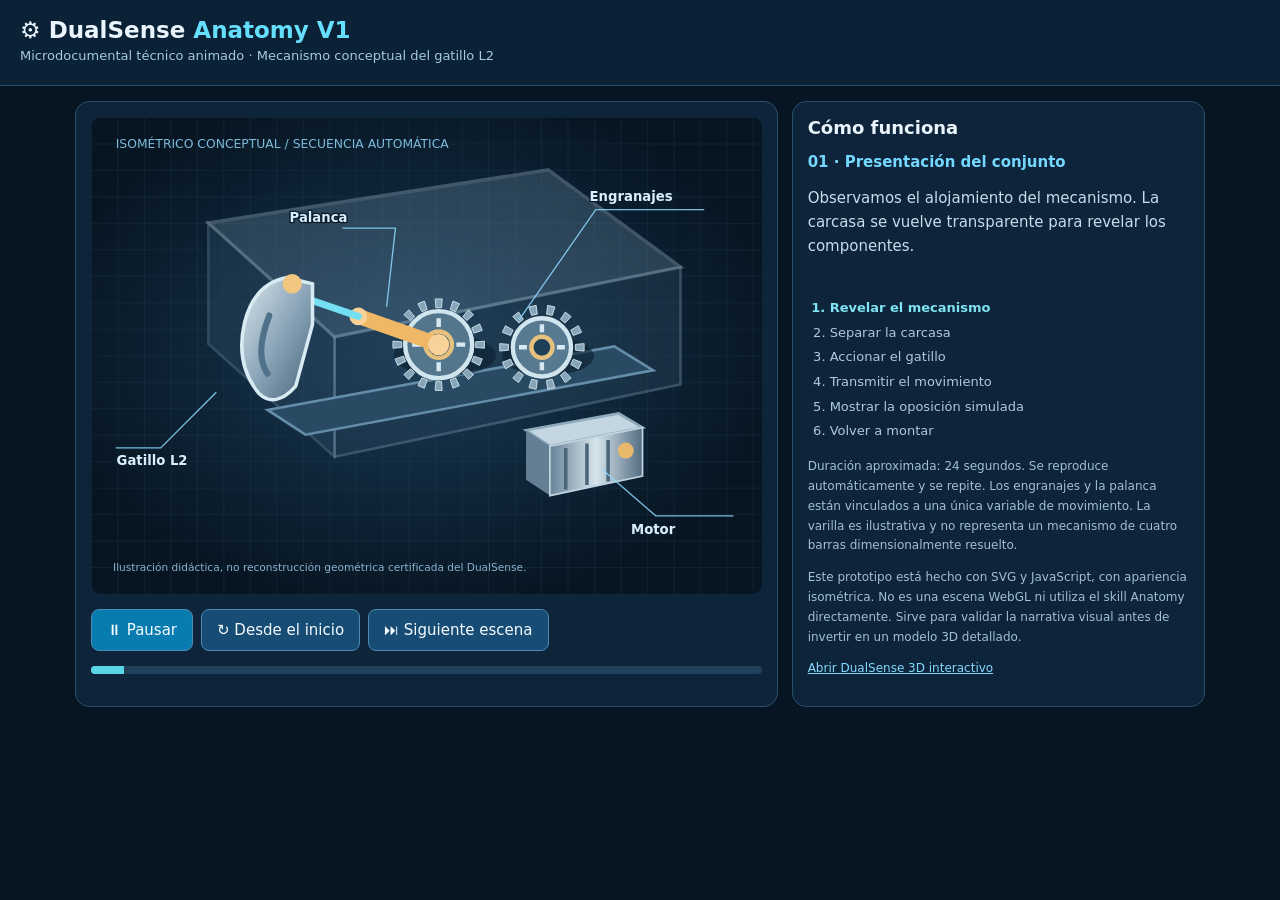
<file: anatomy-l2.html>
<!doctype html><html lang="es"><head><meta charset="utf-8"><meta name="viewport" content="width=device-width,initial-scale=1"><title>DualSense Anatomy · L2</title><style>*{box-sizing:border-box}body{margin:0;background:#071421;color:#eaf4fc;font:15px system-ui,-apple-system,sans-serif}header{padding:17px 20px;border-bottom:1px solid #28506e;background:#0b2135}h1{font-size:23px;margin:0}header p{font-size:13px;color:#a6c9e0;margin:5px 0}main{max-width:1160px;margin:auto;padding:15px;display:grid;grid-template-columns:minmax(0,1.7fr) minmax(250px,1fr);gap:14px}.panel{border:1px solid #28506e;border-radius:14px;background:#0d243a;padding:15px}.stage{background:radial-gradient(ellipse at 48% 48%,#193b56,#071522 75%);border-radius:10px;overflow:hidden}svg{width:100%;height:auto;display:block}h2{font-size:18px;margin:0 0 12px}button{padding:11px 15px;background:#174c75;color:#f5fbff;border:1px solid #4a8cb5;border-radius:8px;font:inherit;cursor:pointer}button:focus-visible{outline:2px solid #8cdbff}button.primary{background:#087caf}.buttons{display:flex;flex-wrap:wrap;gap:8px;margin:15px 0}#phase{color:#74d7ff;font-weight:700}#description{min-height:95px;line-height:1.6;color:#c5ddeb}.progress{height:8px;background:#20405b;border-radius:10px;overflow:hidden}.progress>div{width:0;height:100%;background:#58d8e7}ol{padding-left:22px;color:#afc9dd;line-height:1.9;font-size:13px}li.current{color:#7ee4f4;font-weight:700}.small{font-size:12px;color:#a3bfd2;line-height:1.65}a{color:#83d9ff}.label{font-size:15px;fill:#d9efff;font-weight:600;paint-order:stroke;stroke:#0b1c2a;stroke-width:3}.line{stroke:#8ddaff;stroke-width:1.5;fill:none;opacity:.85}@media(max-width:790px){main{grid-template-columns:1fr}}@media(prefers-reduced-motion:reduce){*{scroll-behavior:auto!important}}</style></head><body><header><h1>⚙️ DualSense <span style="color:#66dfff">Anatomy V1</span></h1><p>Microdocumental técnico animado · Mecanismo conceptual del gatillo L2</p></header><main><section class="panel"><div class="stage"><svg id="scene" viewBox="0 0 760 540" role="img" aria-label="Ilustración técnica isométrica animada de un gatillo, una palanca, dos engranajes y un motor"><defs><pattern id="grid" width="30" height="30" patternUnits="userSpaceOnUse"><path d="M30 0H0V30" stroke="#21425a" stroke-width=".6" fill="none"/></pattern><linearGradient id="steel" x1="0" x2="1" y1="0" y2="1"><stop stop-color="#dce7ee"/><stop offset=".5" stop-color="#8da6b9"/><stop offset="1" stop-color="#47657b"/></linearGradient><linearGradient id="motorGrad" x1="0" x2="1"><stop stop-color="#688399"/><stop offset=".5" stop-color="#d6e4eb"/><stop offset="1" stop-color="#526c81"/></linearGradient></defs><rect width="760" height="540" fill="url(#grid)"/><text x="28" y="35" font-size="14" fill="#7db9d8">ISOMÉTRICO CONCEPTUAL / SECUENCIA AUTOMÁTICA</text><g id="assembly" transform="translate(18 5)"><g id="case"><path d="M115 115 L500 55 L650 165 L258 244Z" fill="#7595ad" opacity=".34" stroke="#c2d9e8" stroke-width="4"/><path d="M258 244 L650 165 L650 298 L258 380Z" fill="#304d64" opacity=".38" stroke="#91b3cb" stroke-width="3"/><path d="M115 115 L258 244 L258 380 L115 252Z" fill="#3c607b" opacity=".3" stroke="#91b3cb" stroke-width="3"/></g><g id="mechanism"><path d="M182 327 L575 255 L619 282 L225 355Z" fill="#284a62" stroke="#638da8" stroke-width="3"/><g id="motor"><path d="M475 350 L580 331 L607 347 L502 368Z" fill="#c4d6e2" stroke="#8faabc" stroke-width="3"/><path d="M475 350 L502 368 L502 424 L475 406Z" fill="#647f93"/><path d="M502 368 L607 347 L607 402 L502 424Z" fill="url(#motorGrad)" stroke="#c0d2df" stroke-width="2"/><path d="M520 370V417 M544 365V412 M568 361V408" stroke="#4b6578" stroke-width="4"/><circle cx="588" cy="373" r="9" fill="#e8b86d"/></g><g id="gearB" transform="translate(493 256)"><ellipse cx="7" cy="10" rx="52" ry="22" fill="#0a1d2c" opacity=".6"/><g id="teethB"></g><circle r="33" fill="#587a91" stroke="#d1e5ef" stroke-width="5"/><circle r="12" fill="#1d4058" stroke="#e6c17e" stroke-width="5"/><path d="M0 -26V-17 M0 17V26 M-26 0H-17 M17 0H26" stroke="#d6e9f2" stroke-width="5"/></g><g id="gearA" transform="translate(376 253)"><ellipse cx="7" cy="12" rx="58" ry="24" fill="#0a1d2c" opacity=".55"/><g id="teethA"></g><circle r="38" fill="#54768c" stroke="#d1e5ef" stroke-width="5"/><circle r="15" fill="#1d4058" stroke="#e6c17e" stroke-width="5"/><path d="M0 -30V-20 M0 20V30 M-30 0H-20 M20 0H30" stroke="#d6e9f2" stroke-width="5"/></g><g id="lever" transform="rotate(0 376 253)"><path d="M376 253 L285 221" stroke="#f0b866" stroke-width="17" stroke-linecap="round"/><circle cx="376" cy="253" r="12" fill="#f9d29a"/><circle cx="285" cy="221" r="10" fill="#f9d29a"/></g><path id="rod" d="M285 221 L221 199" stroke="#74dff2" stroke-width="8" stroke-linecap="round"/><g id="trigger" transform="rotate(0 210 184)"><path d="M204 177 Q167 184 156 228 Q145 275 172 308 Q191 326 214 300 L233 230 L233 184Z" fill="url(#steel)" stroke="#d8eaf2" stroke-width="4"/><path d="M184 220 Q167 264 182 286" stroke="#4f728a" stroke-width="7" fill="none" stroke-linecap="round"/><circle cx="210" cy="184" r="11" fill="#f1c67e"/></g><g id="forceArrow" opacity="0"><path d="M249 153L304 141" stroke="#ffb65e" stroke-width="7" stroke-linecap="round"/><path d="M290 131L308 141L296 157" stroke="#ffb65e" stroke-width="6" fill="none"/></g></g></g><g id="labels"><path class="line" d="M142 312L79 375H28"/><text class="label" x="29" y="394">Gatillo L2</text><path class="line" d="M335 215L345 126H285"/><text class="label" x="225" y="119">Palanca</text><path class="line" d="M485 230L572 105H695"/><text class="label" x="565" y="95">Engranajes</text><path class="line" d="M580 400L640 452H728"/><text class="label" x="612" y="472">Motor</text></g><text x="25" y="515" font-size="12" fill="#8bb1cb">Ilustración didáctica, no reconstrucción geométrica certificada del DualSense.</text></svg></div><div class="buttons"><button class="primary" id="play">⏸ Pausar</button><button id="restart">↻ Desde el inicio</button><button id="skip">⏭ Siguiente escena</button></div><div class="progress"><div id="progress"></div></div></section><aside class="panel"><h2>Cómo funciona</h2><p id="phase">01 · Presentación del conjunto</p><p id="description">Observamos el alojamiento del mecanismo. La carcasa se vuelve transparente para revelar los componentes.</p><ol id="chapters"><li class="current">Revelar el mecanismo</li><li>Separar la carcasa</li><li>Accionar el gatillo</li><li>Transmitir el movimiento</li><li>Mostrar la oposición simulada</li><li>Volver a montar</li></ol><p class="small">Duración aproximada: 24 segundos. Se reproduce automáticamente y se repite. Los engranajes y la palanca están vinculados a una única variable de movimiento. La varilla es ilustrativa y no representa un mecanismo de cuatro barras dimensionalmente resuelto.</p><p class="small">Este prototipo está hecho con SVG y JavaScript, con apariencia isométrica. No es una escena WebGL ni utiliza el skill Anatomy directamente. Sirve para validar la narrativa visual antes de invertir en un modelo 3D detallado.</p><p class="small"><a href="./3d-v11.html">Abrir DualSense 3D interactivo</a></p></aside></main><script>(()=>{'use strict';const $=id=>document.getElementById(id),dur=24000,segment=4000;let elapsed=0,last=null,playing=!matchMedia('(prefers-reduced-motion: reduce)').matches;const names=['01 · Presentación del conjunto','02 · Apertura de la carcasa','03 · Recorrido del gatillo','04 · Transmisión mecánica','05 · Resistencia adaptativa','06 · Montaje del conjunto'];const descriptions=['Observamos el alojamiento del mecanismo. La carcasa se vuelve transparente para revelar los componentes.','La carcasa se separa para mostrar el motor, los engranajes y la palanca.','El gatillo L2 gira alrededor de su eje. Su recorrido es la entrada del mecanismo.','La palanca comparte movimiento con el engranaje principal. El engranaje secundario gira en sentido contrario.','El motor representa una oposición controlada al accionamiento. La flecha naranja simboliza la fuerza resistiva, no una medición.','El gatillo vuelve a reposo y la carcasa regresa a su posición inicial.'];function gear(id,n,r){let s='';for(let i=0;i<n;i++){const a=i*2*Math.PI/n,half=.39*Math.PI/n;const points=[r,r+10,r+10,r].map((rr,j)=>{const angle=a+[-half,-half,half,half][j];return (Math.cos(angle)*rr).toFixed(2)+','+(Math.sin(angle)*rr).toFixed(2)}).join(' ');s+='<polygon points="'+points+'" fill="#86a5b9" stroke="#d5e6ee" stroke-width="1"/>'}$(id).innerHTML=s}gear('teethA',16,42);gear('teethB',14,38);const ease=t=>t*t*(3-2*t);const clamp=t=>Math.max(0,Math.min(1,t));const smooth=(t,a,b)=>ease(clamp((t-a)/(b-a)));function render(){const phase=Math.min(5,Math.floor(elapsed/segment)),p=(elapsed%segment)/segment;const open=phase===0?smooth(p,.3,1)*.4:phase===1?.4+.6*smooth(p,0,.85):phase===5?1-smooth(p,.2,1):1;let motion=0;if(phase===2)motion=smooth(p,.05,.9);if(phase===3)motion=.85+.15*Math.sin(p*Math.PI*2);if(phase===4)motion=.9-.15*smooth(p,0,1);if(phase===5)motion=.75*(1-smooth(p,0,.65));const angle=-29*motion,ga=31*motion,gb=-ga*(56/52);$('case').setAttribute('transform','translate('+(-90*open)+' '+(-130*open)+')');$('case').setAttribute('opacity',String(.85-.58*open));$('trigger').setAttribute('transform','rotate('+angle+' 210 184)');$('lever').setAttribute('transform','rotate('+ga+' 376 253)');$('gearA').setAttribute('transform','translate(376 253) rotate('+ga+')');$('gearB').setAttribute('transform','translate(493 256) rotate('+gb+')');const rot=(x,y,cx,cy,a)=>{const rad=a*Math.PI/180,dx=x-cx,dy=y-cy;return [cx+dx*Math.cos(rad)-dy*Math.sin(rad),cy+dx*Math.sin(rad)+dy*Math.cos(rad)]};const a=rot(221,199,210,184,angle),b=rot(285,221,376,253,ga);$('rod').setAttribute('d','M'+a[0].toFixed(1)+' '+a[1].toFixed(1)+' L'+b[0].toFixed(1)+' '+b[1].toFixed(1));$('forceArrow').setAttribute('opacity',phase===4?String(.4+.6*Math.abs(Math.sin(p*10))):'0');$('phase').textContent=names[phase];$('description').textContent=descriptions[phase];document.querySelectorAll('#chapters li').forEach((li,i)=>li.classList.toggle('current',i===phase));$('progress').style.width=(elapsed/dur*100)+'%';$('play').textContent=playing?'⏸ Pausar':'▶ Reproducir'}function tick(ts){if(last!==null&&playing)elapsed=(elapsed+Math.min(70,ts-last))%dur;last=ts;render();requestAnimationFrame(tick)}$('play').onclick=()=>{playing=!playing;render()};$('restart').onclick=()=>{elapsed=0;playing=true;render()};$('skip').onclick=()=>{elapsed=((Math.floor(elapsed/segment)+1)%6)*segment;render()};render();requestAnimationFrame(tick)})();</script></body></html>
</file>
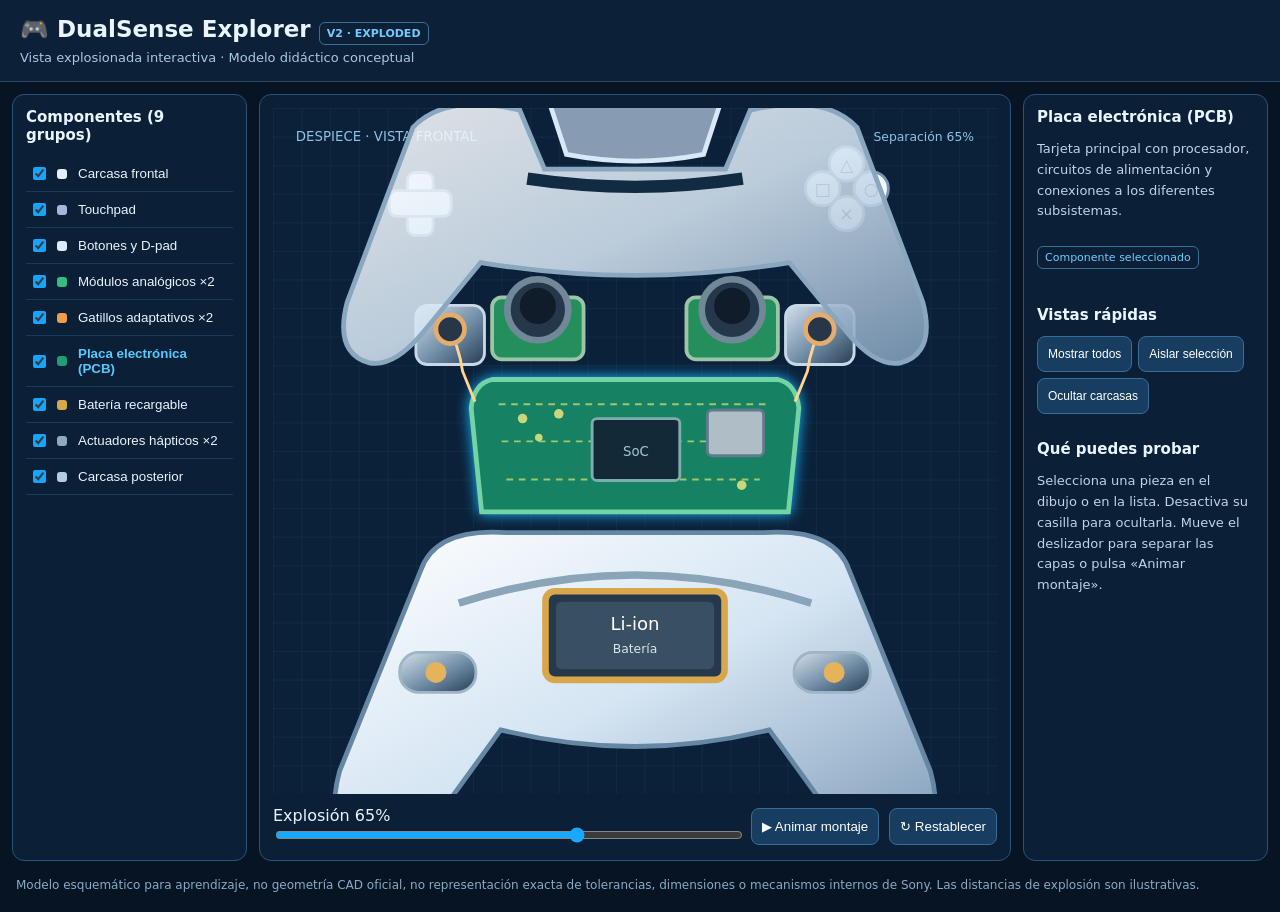
<file: exploded.html>
<!doctype html>
<html lang="es"><head><meta charset="utf-8"><meta name="viewport" content="width=device-width,initial-scale=1"><title>DualSense Explorer · Exploded V2</title>
<style>
:root{color-scheme:dark;font-family:system-ui,-apple-system,sans-serif}*{box-sizing:border-box}body{margin:0;background:#071424;color:#e9f4ff}header{padding:16px 20px;border-bottom:1px solid #29455f;background:#0c2037}h1{font-size:23px;margin:0}header p{margin:5px 0 0;color:#a8c9e4;font-size:13px}.layout{display:grid;grid-template-columns:235px minmax(0,1fr) 245px;gap:12px;padding:12px;max-width:1500px;margin:auto}.panel{border:1px solid #285477;background:#0b2036;border-radius:12px;padding:13px}h2{font-size:15px;margin:0 0 12px}.item{display:flex;align-items:center;gap:8px;padding:7px 3px;border-bottom:1px solid #183b58;font-size:13px}.item button{background:none;border:0;color:inherit;text-align:left;cursor:pointer;flex:1;padding:3px}.item button.active{color:#56caff;font-weight:700}.item input{accent-color:#14a6ff}.dot{width:10px;height:10px;border-radius:3px;flex:none}.stage{min-width:0}.stage svg{width:100%;display:block;touch-action:pan-y}.part{cursor:pointer;transition:opacity .2s}.part.selected{filter:drop-shadow(0 0 7px #17baff)}.part.hidden{opacity:.08;pointer-events:none}.controls{display:flex;gap:10px;flex-wrap:wrap;align-items:center;margin-top:12px}.controls button,.views button{border:1px solid #386d98;border-radius:8px;background:#173d61;color:white;padding:10px;cursor:pointer}.controls button:hover,.views button.active{background:#0867ad}input[type=range]{width:100%;accent-color:#16a9ff}.info{font-size:13px;line-height:1.6;color:#bcd5ea}.info strong{color:#fff}.views{display:flex;gap:6px;flex-wrap:wrap}.views button{font-size:12px}.tag{display:inline-block;border:1px solid #34719b;border-radius:6px;padding:4px 7px;color:#70cbff;font-size:11px}footer{max-width:1500px;margin:auto;padding:5px 16px 20px;color:#88abc6;font-size:12px}@media(max-width:900px){.layout{grid-template-columns:1fr}.parts{order:2}.stage{order:1}.details{order:3}.items{display:grid;grid-template-columns:repeat(2,minmax(0,1fr));gap:0 12px}}@media(max-width:460px){.items{grid-template-columns:1fr}} 
</style></head><body>
<header><h1>🎮 DualSense Explorer <span class="tag">V2 · EXPLODED</span></h1><p>Vista explosionada interactiva · Modelo didáctico conceptual</p></header>
<div class="layout">
<aside class="panel parts"><h2>Componentes <span id="count"></span></h2><div class="items" id="items"></div></aside>
<section class="panel stage"><svg id="scene" viewBox="0 0 760 720" role="img" aria-label="Despiece esquemático de mando DualSense">
<defs><linearGradient id="shell" x1="0" y1="0" x2="1" y2="1"><stop stop-color="#fff"/><stop offset=".5" stop-color="#d5e5f3"/><stop offset="1" stop-color="#7f9cb8"/></linearGradient><linearGradient id="metal" x1="0" y1="0" x2="1" y2="1"><stop stop-color="#d5e0eb"/><stop offset=".55" stop-color="#708da6"/><stop offset="1" stop-color="#263b52"/></linearGradient><pattern id="grid" width="30" height="30" patternUnits="userSpaceOnUse"><path d="M30 0H0V30" fill="none" stroke="#21445e" stroke-width=".5"/></pattern></defs>
<rect width="760" height="720" fill="#0b2139"/><rect width="760" height="720" fill="url(#grid)"/>
<text x="24" y="35" fill="#8fc3e7" font-size="14">DESPIECE · VISTA FRONTAL</text><text x="736" y="35" fill="#8fc3e7" font-size="13" text-anchor="end" id="status">Separación 65%</text>
<g id="assembly">
<g class="part" data-id="rear"><path d="M155 385 Q170 340 245 345 L515 345 Q590 340 605 385 L690 595 Q710 666 650 677 Q613 682 574 625 L521 552 Q380 587 239 552 L186 625 Q147 682 110 677 Q50 666 70 595Z" fill="url(#shell)" stroke="#6687a4" stroke-width="5"/><path d="M195 419 Q380 360 565 419" fill="none" stroke="#8aa4b8" stroke-width="8"/></g>
<g class="part" data-id="haptics"><g fill="url(#metal)" stroke="#9db5c6" stroke-width="3"><rect x="133" y="500" width="80" height="42" rx="20"/><rect x="547" y="500" width="80" height="42" rx="20"/></g><g fill="#e6b35d"><circle cx="171" cy="521" r="11"/><circle cx="589" cy="521" r="11"/></g></g>
<g class="part" data-id="battery"><rect x="286" y="465" width="188" height="93" rx="10" fill="#26384b" stroke="#d9a74b" stroke-width="7"/><rect x="297" y="476" width="166" height="71" rx="6" fill="#394f62"/><text x="380" y="506" fill="white" text-anchor="middle" font-size="19">Li-ion</text><text x="380" y="530" fill="#d7e5ef" text-anchor="middle" font-size="13">Batería</text></g>
<g class="part" data-id="pcb"><path d="M230 285 L530 285 Q549 289 552 315 L541 424 L219 424 L208 315 Q211 289 230 285Z" fill="#178263" stroke="#72d4a4" stroke-width="5"/><path d="M237 311 H520 M240 350 H516 M245 390 H511" stroke="#a1c66b" stroke-width="2" stroke-dasharray="7 6"/><rect x="335" y="326" width="92" height="65" rx="5" fill="#142938" stroke="#7caeae" stroke-width="3"/><text x="381" y="365" text-anchor="middle" fill="#a2c8d4" font-size="14">SoC</text><rect x="456" y="317" width="59" height="48" rx="5" fill="#afbdc7" stroke="#607b8c" stroke-width="3"/><g fill="#c8d77a"><circle cx="262" cy="326" r="5"/><circle cx="279" cy="346" r="4"/><circle cx="300" cy="321" r="5"/><circle cx="492" cy="396" r="5"/></g></g>
<g class="part" data-id="sticks"><g><rect x="230" y="230" width="96" height="65" rx="10" fill="#258e5d" stroke="#9cc4a7" stroke-width="4"/><rect x="434" y="230" width="96" height="65" rx="10" fill="#258e5d" stroke="#9cc4a7" stroke-width="4"/><circle cx="278" cy="243" r="32" fill="#25384b" stroke="#718899" stroke-width="7"/><circle cx="482" cy="243" r="32" fill="#25384b" stroke="#718899" stroke-width="7"/><circle cx="278" cy="239" r="19" fill="#111c2b"/><circle cx="482" cy="239" r="19" fill="#111c2b"/></g></g>
<g class="part" data-id="triggers"><g fill="url(#metal)" stroke="#c7d9e7" stroke-width="3"><rect x="150" y="230" width="72" height="62" rx="12"/><rect x="538" y="230" width="72" height="62" rx="12"/></g><g fill="#e79c43" stroke="#ffd493" stroke-width="3"><path d="M183 252 Q195 271 199 299 L212 331" fill="none"/><path d="M577 252 Q565 271 561 299 L548 331" fill="none"/></g><circle cx="186" cy="255" r="15" fill="#283747" stroke="#e6ac6b" stroke-width="5"/><circle cx="574" cy="255" r="15" fill="#283747" stroke="#e6ac6b" stroke-width="5"/></g>
<g class="part" data-id="buttons"><g fill="#f4f8ff" stroke="#7896b1" stroke-width="3"><circle cx="577" cy="153" r="18"/><circle cx="628" cy="153" r="18"/><circle cx="602" cy="127" r="18"/><circle cx="602" cy="179" r="18"/><rect x="141" y="136" width="27" height="66" rx="8"/><rect x="122" y="155" width="65" height="27" rx="8"/></g><g fill="#22476b" font-size="18" text-anchor="middle"><text x="577" y="160">□</text><text x="628" y="160">○</text><text x="602" y="134">△</text><text x="602" y="186">×</text></g></g>
<g class="part" data-id="touchpad"><path d="M290 114 Q380 99 470 114 L452 169 Q380 183 308 169Z" fill="#879bb2" stroke="#d7e8f7" stroke-width="5"/></g>
<g class="part" data-id="front"><path d="M147 121 Q181 85 259 103 L285 165 L475 165 L501 103 Q579 85 613 121 L682 304 Q696 357 660 368 Q634 374 603 337 L542 263 Q380 290 218 263 L157 337 Q126 374 100 368 Q64 357 78 304Z" fill="url(#shell)" stroke="#89a7bf" stroke-width="5" fill-opacity=".87"/><path d="M267 175 Q380 192 493 175" stroke="#112b42" stroke-width="13" fill="none"/></g>
</g></svg>
<div class="controls"><label style="flex:1;min-width:160px">Explosión <output id="value">65%</output><input id="slider" type="range" min="0" max="100" value="65"></label><button id="animate">▶ Animar montaje</button><button id="reset">↻ Restablecer</button></div>
</section>
<aside class="panel details"><h2 id="partTitle">Placa principal (PCB)</h2><p class="info" id="partInfo"></p><p class="tag" id="partTag">Selecciona cualquier componente</p><h2 style="margin-top:26px">Vistas rápidas</h2><div class="views"><button id="showAll">Mostrar todos</button><button id="onlySelected">Aislar selección</button><button id="hideShell">Ocultar carcasas</button></div><h2 style="margin-top:26px">Qué puedes probar</h2><p class="info">Selecciona una pieza en el dibujo o en la lista. Desactiva su casilla para ocultarla. Mueve el deslizador para separar las capas o pulsa «Animar montaje».</p></aside>
</div><footer>Modelo esquemático para aprendizaje, no geometría CAD oficial, no representación exacta de tolerancias, dimensiones o mecanismos internos de Sony. Las distancias de explosión son ilustrativas.</footer>
<script>
(()=>{'use strict';
const parts=[
{id:'front',name:'Carcasa frontal',color:'#e3eff9',info:'Cubierta externa superior que integra los alojamientos de botones y contornos ergonómicos. Se representa parcialmente transparente para visualizar el interior.',offset:[0,-155]},
{id:'touchpad',name:'Touchpad',color:'#a7b5dc',info:'Superficie táctil y pulsable situada en la zona central superior del mando.',offset:[0,-185]},
{id:'buttons',name:'Botones y D-pad',color:'#dcecff',info:'Conjunto de accionadores frontales, representados aquí como una sola capa esquemática.',offset:[0,-105]},
{id:'sticks',name:'Módulos analógicos ×2',color:'#38bb83',info:'Módulos de palanca con retorno mecánico y detección de posición. El modelo ilustra su ubicación relativa.',offset:[0,-48]},
{id:'triggers',name:'Gatillos adaptativos ×2',color:'#ef9e47',info:'Mecanismos de resistencia variable en L2 y R2. El sistema real utiliza actuadores y transmisión mecánica; aquí se simplifica.',offset:[0,-35]},
{id:'pcb',name:'Placa electrónica (PCB)',color:'#209d73',info:'Tarjeta principal con procesador, circuitos de alimentación y conexiones a los diferentes subsistemas.',offset:[0,0]},
{id:'battery',name:'Batería recargable',color:'#d7a74b',info:'Batería de ion-litio que alimenta los sistemas del mando. Capacidad y geometría varían según revisión.',offset:[0,65]},
{id:'haptics',name:'Actuadores hápticos ×2',color:'#91a9bc',info:'Actuadores que generan vibraciones controladas para representar sensaciones del juego. No son los motores de los gatillos.',offset:[0,110]},
{id:'rear',name:'Carcasa posterior',color:'#b4cce0',info:'Cubierta inferior que cierra el conjunto y ayuda a sostener los componentes internos.',offset:[0,155]}
];
const $=id=>document.getElementById(id),items=$('items'),s=$('slider');let selected='pcb',timer=null;const enabled=Object.fromEntries(parts.map(p=>[p.id,true]));
function select(id){selected=id;for(const p of parts){document.querySelector('[data-id="'+p.id+'"]').classList.toggle('selected',id===p.id)}document.querySelectorAll('[data-pick]').forEach(b=>b.classList.toggle('active',b.dataset.pick===id));const p=parts.find(x=>x.id===id);$('partTitle').textContent=p.name;$('partInfo').textContent=p.info;$('partTag').textContent='Componente seleccionado'}
function render(){const f=Number(s.value)/100;$('value').textContent=s.value+'%';$('status').textContent='Separación '+s.value+'%';for(const p of parts){const el=document.querySelector('[data-id="'+p.id+'"]');el.setAttribute('transform','translate('+(p.offset[0]*f)+' '+(p.offset[1]*f)+')');el.classList.toggle('hidden',!enabled[p.id])}}
for(const p of parts){const d=document.createElement('div');d.className='item';d.innerHTML='<input type="checkbox" checked aria-label="Mostrar '+p.name+'"><span class="dot" style="background:'+p.color+'"></span><button data-pick="'+p.id+'">'+p.name+'</button>';d.querySelector('input').addEventListener('change',e=>{enabled[p.id]=e.target.checked;render()});d.querySelector('button').addEventListener('click',()=>select(p.id));items.append(d);document.querySelector('[data-id="'+p.id+'"]').addEventListener('click',()=>select(p.id))}
function sync(){document.querySelectorAll('.item').forEach((d,i)=>d.querySelector('input').checked=enabled[parts[i].id]);render()}
s.addEventListener('input',()=>{clearInterval(timer);render()});$('reset').onclick=()=>{clearInterval(timer);s.value=65;for(const p of parts)enabled[p.id]=true;sync();select('pcb')};$('showAll').onclick=()=>{for(const p of parts)enabled[p.id]=true;sync()};$('onlySelected').onclick=()=>{for(const p of parts)enabled[p.id]=p.id===selected;sync()};$('hideShell').onclick=()=>{enabled.front=false;enabled.rear=false;sync()};$('animate').onclick=()=>{clearInterval(timer);s.value=100;render();timer=setInterval(()=>{s.value=Math.max(0,Number(s.value)-2);render();if(Number(s.value)===0)clearInterval(timer)},35)};$('count').textContent='('+parts.length+' grupos)';select('pcb');render();
})();
</script></body></html>
</file>
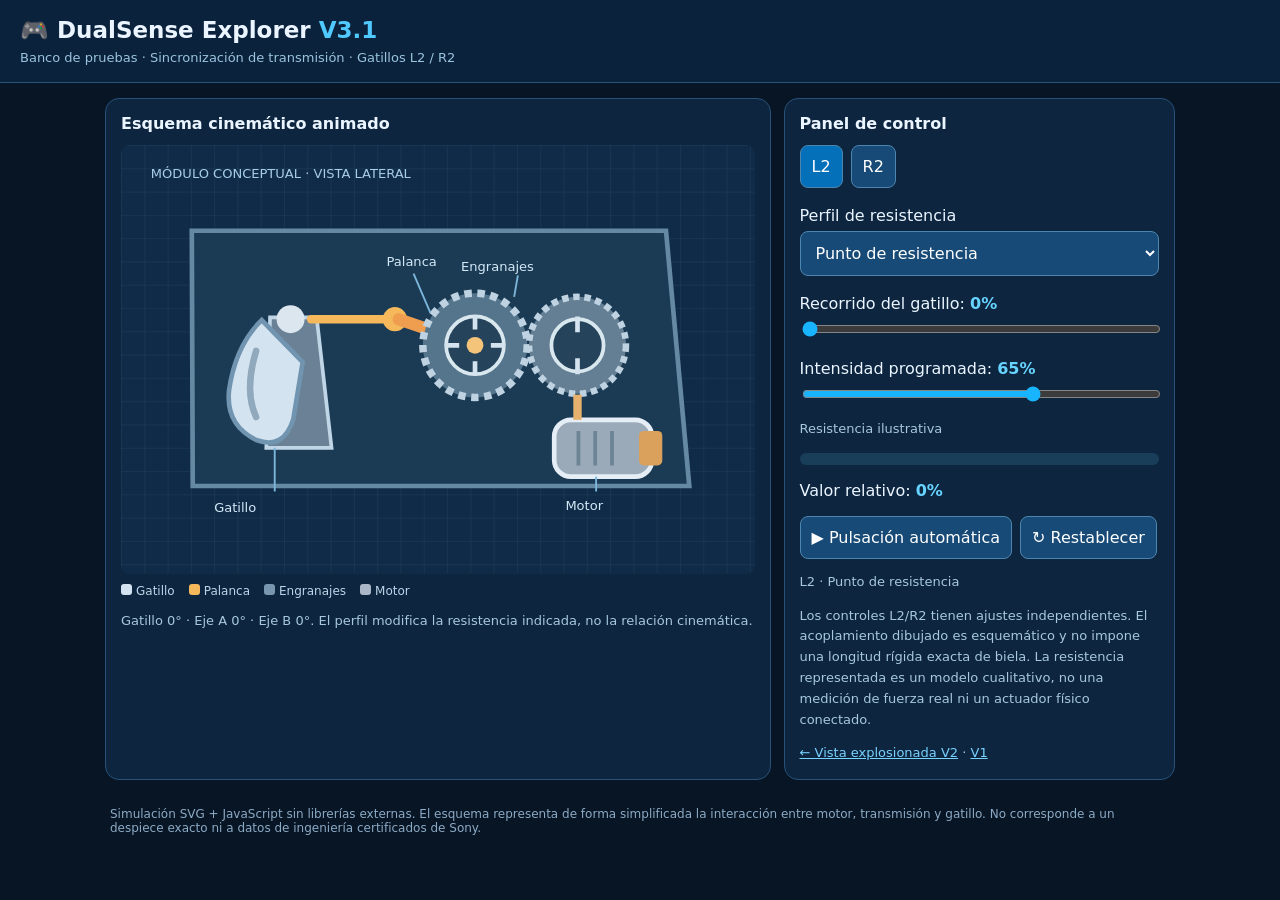
<file: triggers-v31.html>
<!doctype html><html lang="es"><head><meta charset="utf-8"><meta name="viewport" content="width=device-width,initial-scale=1"><title>DualSense Explorer V3 · Gatillos</title><style>:root{color-scheme:dark;font-family:system-ui,-apple-system,sans-serif}*{box-sizing:border-box}body{margin:0;background:#081524;color:#eaf5ff}header{padding:17px 20px;background:#0b223c;border-bottom:1px solid #28537a}h1{margin:0;font-size:23px}header p{color:#9ac3df;font-size:13px;margin:6px 0 0}main{max-width:1100px;margin:auto;padding:15px;display:grid;grid-template-columns:minmax(0,1.7fr) minmax(260px,1fr);gap:13px}.panel{border:1px solid #28527a;background:#0d253f;border-radius:14px;padding:15px}svg{width:100%;height:auto;display:block;border-radius:9px;background:#102b47}h2{font-size:16px;margin:0 0 12px}label{display:block;margin:18px 0 6px}input[type=range]{width:100%;accent-color:#19b4ff}button,select{background:#174a77;color:white;border:1px solid #4c86ae;padding:11px;border-radius:8px;font:inherit}button{cursor:pointer}button.active{background:#0570ba}button:disabled{opacity:.5}.buttons{display:flex;flex-wrap:wrap;gap:8px;margin:12px 0}.readout{font-variant-numeric:tabular-nums;color:#67d3ff;font-weight:700}.small{font-size:13px;color:#a7c7e0;line-height:1.6}.meter{height:12px;border-radius:10px;background:#183e5a;overflow:hidden}.meter>div{height:100%;width:0;background:linear-gradient(90deg,#3cd5b3,#f8ae44);transition:width .1s}footer{padding:12px 20px 30px;max-width:1100px;margin:auto;color:#8cabc6;font-size:12px}.legend{display:flex;flex-wrap:wrap;gap:14px;font-size:12px;color:#bbd5e8;margin-top:10px}.swatch{display:inline-block;width:11px;height:11px;border-radius:3px;margin-right:4px}.links a{color:#78d2ff}@media(max-width:750px){main{grid-template-columns:1fr}}</style></head><body><header><h1>🎮 DualSense Explorer <span style="color:#4fc9ff">V3.1</span></h1><p>Banco de pruebas · Sincronización de transmisión · Gatillos L2 / R2</p></header><main><section class="panel"><h2>Esquema cinemático animado</h2><svg viewBox="0 0 680 460" role="img" aria-label="Gatillo, motor, engranajes y resistencia mecánica"><defs><pattern id="grid" width="25" height="25" patternUnits="userSpaceOnUse"><path d="M25 0H0V25" stroke="#2c4e66" stroke-width=".6" fill="none"/></pattern></defs><rect width="680" height="460" fill="url(#grid)"/><path d="M76 92 L585 92 L610 366 L77 366Z" fill="#1b3b55" stroke="#6689a3" stroke-width="5" rx="12"/><text x="32" y="35" font-size="14" fill="#a7cde8">MÓDULO CONCEPTUAL · VISTA LATERAL</text><path d="M160 185 L210 185 L226 325 L156 325Z" fill="#6b8195" stroke="#c0d6e7" stroke-width="4"/><circle cx="182" cy="187" r="15" fill="#dce6ef"/><g id="trigger" transform="rotate(0 182 187)"><path d="M151 188 Q123 215 116 263 Q112 301 146 317 Q175 327 185 294 L195 233Z" fill="#d4e3f0" stroke="#7195b0" stroke-width="5"/><path d="M145 221 Q132 264 145 292" fill="none" stroke="#91a9bd" stroke-width="7" stroke-linecap="round"/></g><path id="linkage" d="M204 187 L294 187" stroke="#f5b95c" stroke-width="9" stroke-linecap="round"/><circle cx="294" cy="187" r="13" fill="#f5b95c"/><g id="lever" transform="rotate(0 380 215)"><path d="M380 215 L298 187" fill="none" stroke="#ef9d4e" stroke-width="13" stroke-linecap="round"/><circle cx="380" cy="215" r="17" fill="#eeb067" stroke="#704e2c" stroke-width="5"/></g><g id="gearA" transform="rotate(0 380 215)"><circle cx="380" cy="215" r="56" fill="#55758d" stroke="#bed2e1" stroke-width="8" stroke-dasharray="8 6"/><circle cx="380" cy="215" r="31" fill="#25435a" stroke="#d9e7ef" stroke-width="4"/><circle cx="380" cy="215" r="9" fill="#f3c47a"/><path d="M380 183V198 M380 232V247 M348 215H363 M397 215H412" stroke="#d4e3ee" stroke-width="5"/></g><g id="gearB" transform="rotate(0 490 215)"><circle cx="490" cy="215" r="52" fill="#647f93" stroke="#bed2e1" stroke-width="7" stroke-dasharray="7 5"/><circle cx="490" cy="215" r="28" fill="#25435a" stroke="#d9e7ef" stroke-width="4"/><path d="M490 184V201 M490 229V246" stroke="#d4e3ee" stroke-width="5"/></g><g id="motor"><rect x="465" y="295" width="105" height="61" rx="18" fill="#9aaab8" stroke="#e5eef6" stroke-width="5"/><rect x="556" y="307" width="25" height="37" rx="5" fill="#d9a15c"/><path d="M491 307 V344 M509 307V344 M527 307V344" stroke="#6d8497" stroke-width="4"/></g><path d="M490 268V295" stroke="#e6b16d" stroke-width="9"/><g font-size="14" fill="#d3e8f7"><text x="100" y="394">Gatillo</text><text x="285" y="130">Palanca</text><text x="365" y="135">Engranajes</text><text x="477" y="392">Motor</text></g><path d="M165 372V325 M314 138L332 180 M426 140L422 163 M510 372L510 356" stroke="#7cb6db" stroke-width="2"/><g id="force" opacity="0"><path d="M237 188h45" stroke="#ffb74d" stroke-width="7" stroke-linecap="round"/><path d="M272 174l18 14-18 14" fill="none" stroke="#ffb74d" stroke-width="6" stroke-linejoin="round"/></g></svg><div class="legend"><span><i class="swatch" style="background:#d4e3f0"></i>Gatillo</span><span><i class="swatch" style="background:#f5b95c"></i>Palanca</span><span><i class="swatch" style="background:#7896b0"></i>Engranajes</span><span><i class="swatch" style="background:#aab8c7"></i>Motor</span></div><p class="small" id="explanation">La palanca y el engranaje A comparten eje. El engranaje B gira en sentido opuesto, según la relación de radios.</p></section><aside class="panel"><h2>Panel de control</h2><div class="buttons"><button id="l2" class="active">L2</button><button id="r2">R2</button></div><label for="mode">Perfil de resistencia</label><select id="mode" style="width:100%"><option value="free">Libre</option><option value="constant">Resistencia constante</option><option value="wall" selected>Punto de resistencia</option><option value="pulse">Pulsos simulados</option></select><label for="travel">Recorrido del gatillo: <span id="travelValue" class="readout">0%</span></label><input id="travel" type="range" min="0" max="100" value="0"><label for="level">Intensidad programada: <span id="levelValue" class="readout">65%</span></label><input id="level" type="range" min="0" max="100" value="65"><p class="small">Resistencia ilustrativa</p><div class="meter"><div id="forceBar"></div></div><p>Valor relativo: <span id="forceValue" class="readout">0%</span></p><div class="buttons"><button id="press">▶ Pulsación automática</button><button id="reset">↻ Restablecer</button></div><p class="small" id="status">L2 · Perfil: punto de resistencia</p><p class="small">Los controles L2/R2 tienen ajustes independientes. El acoplamiento dibujado es esquemático y no impone una longitud rígida exacta de biela. La resistencia representada es un modelo cualitativo, no una medición de fuerza real ni un actuador físico conectado.</p><div class="links small"><a href="./exploded.html">← Vista explosionada V2</a> · <a href="./">V1</a></div></aside></main><footer>Simulación SVG + JavaScript sin librerías externas. El esquema representa de forma simplificada la interacción entre motor, transmisión y gatillo. No corresponde a un despiece exacto ni a datos de ingeniería certificados de Sony.</footer><script>(()=>{'use strict';
const $=id=>document.getElementById(id);
const state={L2:{travel:0,level:65,mode:'wall'},R2:{travel:0,level:65,mode:'constant'}};
let side='L2',timer=null;
const rad=d=>d*Math.PI/180;
function rotatePoint(x,y,cx,cy,deg){const a=rad(deg),dx=x-cx,dy=y-cy;return [cx+dx*Math.cos(a)-dy*Math.sin(a),cy+dx*Math.sin(a)+dy*Math.cos(a)]}
function calc(p){const t=p.travel/100,l=p.level/100;if(p.mode==='free')return 0;if(p.mode==='constant')return l*t;if(p.mode==='wall')return t<.45?0:l*Math.min(1,(t-.45)/.22);return l*t*(.5+.5*Math.abs(Math.sin(t*36)))}
function render(){
const p=state[side],t=p.travel/100,f=calc(p);
$('travel').value=p.travel;$('level').value=p.level;$('mode').value=p.mode;
$('travelValue').textContent=p.travel+'%';$('levelValue').textContent=p.level+'%';
$('forceValue').textContent=Math.round(f*100)+'%';$('forceBar').style.width=(f*100)+'%';
// All transmission parts derive from one input angle. The lever and gear A are rigidly coupled.
// Gear B follows the external gear ratio rA/rB, in the opposite direction.
const triggerAngle=-26*t;
const gearAAngle=30*t;
const gearBAngle=-gearAAngle*(56/52);
$('trigger').setAttribute('transform','rotate('+triggerAngle+' 182 187)');
$('lever').setAttribute('transform','rotate('+gearAAngle+' 380 215)');
$('gearA').setAttribute('transform','rotate('+gearAAngle+' 380 215)');
$('gearB').setAttribute('transform','rotate('+gearBAngle+' 490 215)');
// Link the rotating trigger attachment to the rotating lever endpoint.
const p1=rotatePoint(204,187,182,187,triggerAngle);
const p2=rotatePoint(298,187,380,215,gearAAngle);
$('linkage').setAttribute('d','M'+p1[0].toFixed(2)+' '+p1[1].toFixed(2)+' L'+p2[0].toFixed(2)+' '+p2[1].toFixed(2));
$('force').setAttribute('opacity',String(Math.min(1,f*2)));
$('status').textContent=side+' · '+$('mode').selectedOptions[0].text;
$('explanation').textContent='Gatillo '+Math.round(triggerAngle)+'° · Eje A '+Math.round(gearAAngle)+'° · Eje B '+Math.round(gearBAngle)+'°. El perfil modifica la resistencia indicada, no la relación cinemática.';
$('l2').classList.toggle('active',side==='L2');$('r2').classList.toggle('active',side==='R2')
}
function stop(){if(timer!==null){clearInterval(timer);timer=null}}
function switchTo(s){stop();side=s;render()}
$('l2').onclick=()=>switchTo('L2');$('r2').onclick=()=>switchTo('R2');
$('travel').oninput=e=>{stop();state[side].travel=Number(e.target.value);render()};
$('level').oninput=e=>{stop();state[side].level=Number(e.target.value);render()};
$('mode').onchange=e=>{stop();state[side].mode=e.target.value;render()};
$('reset').onclick=()=>{stop();state[side].travel=0;render()};
$('press').onclick=()=>{stop();let step=0;timer=setInterval(()=>{step+=2;const phase=step<=100?step:200-step;state[side].travel=Math.max(0,phase);render();if(step>=200)stop()},25)};
render()})();</script></body></html>
</file>
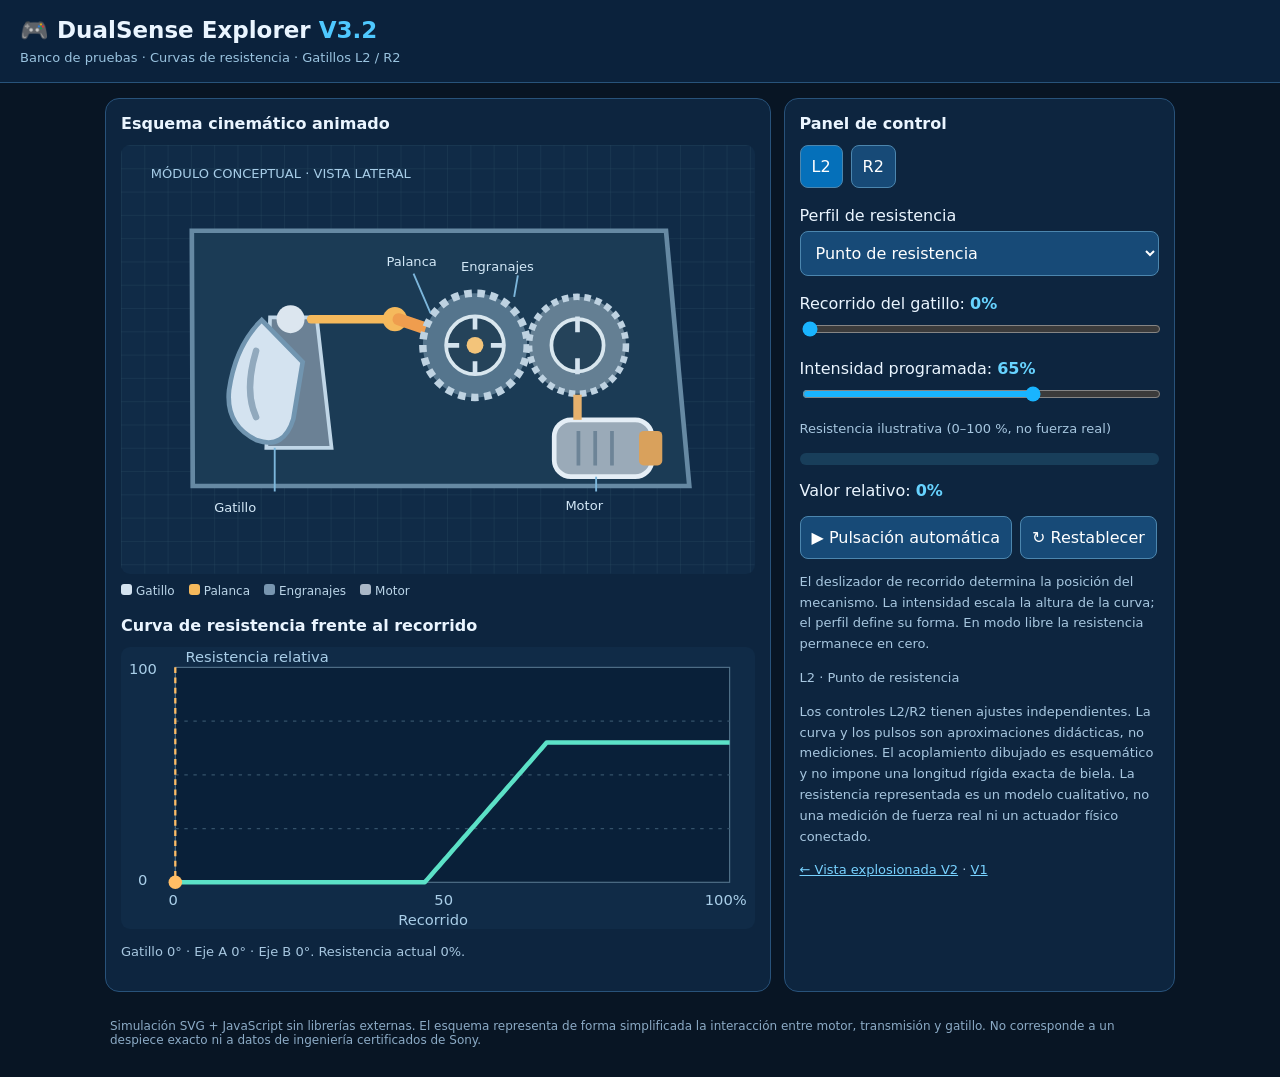
<file: triggers-v32.html>
<!doctype html><html lang="es"><head><meta charset="utf-8"><meta name="viewport" content="width=device-width,initial-scale=1"><title>DualSense Explorer V3 · Gatillos</title><style>:root{color-scheme:dark;font-family:system-ui,-apple-system,sans-serif}*{box-sizing:border-box}body{margin:0;background:#081524;color:#eaf5ff}header{padding:17px 20px;background:#0b223c;border-bottom:1px solid #28537a}h1{margin:0;font-size:23px}header p{color:#9ac3df;font-size:13px;margin:6px 0 0}main{max-width:1100px;margin:auto;padding:15px;display:grid;grid-template-columns:minmax(0,1.7fr) minmax(260px,1fr);gap:13px}.panel{border:1px solid #28527a;background:#0d253f;border-radius:14px;padding:15px}svg{width:100%;height:auto;display:block;border-radius:9px;background:#102b47}h2{font-size:16px;margin:0 0 12px}label{display:block;margin:18px 0 6px}input[type=range]{width:100%;accent-color:#19b4ff}button,select{background:#174a77;color:white;border:1px solid #4c86ae;padding:11px;border-radius:8px;font:inherit}button{cursor:pointer}button.active{background:#0570ba}button:disabled{opacity:.5}.buttons{display:flex;flex-wrap:wrap;gap:8px;margin:12px 0}.readout{font-variant-numeric:tabular-nums;color:#67d3ff;font-weight:700}.small{font-size:13px;color:#a7c7e0;line-height:1.6}.meter{height:12px;border-radius:10px;background:#183e5a;overflow:hidden}.meter>div{height:100%;width:0;background:linear-gradient(90deg,#3cd5b3,#f8ae44);transition:width .1s}footer{padding:12px 20px 30px;max-width:1100px;margin:auto;color:#8cabc6;font-size:12px}.legend{display:flex;flex-wrap:wrap;gap:14px;font-size:12px;color:#bbd5e8;margin-top:10px}.swatch{display:inline-block;width:11px;height:11px;border-radius:3px;margin-right:4px}.links a{color:#78d2ff}@media(max-width:750px){main{grid-template-columns:1fr}}</style></head><body><header><h1>🎮 DualSense Explorer <span style="color:#4fc9ff">V3.2</span></h1><p>Banco de pruebas · Curvas de resistencia · Gatillos L2 / R2</p></header><main><section class="panel"><h2>Esquema cinemático animado</h2><svg viewBox="0 0 680 460" role="img" aria-label="Gatillo, motor, engranajes y resistencia mecánica"><defs><pattern id="grid" width="25" height="25" patternUnits="userSpaceOnUse"><path d="M25 0H0V25" stroke="#2c4e66" stroke-width=".6" fill="none"/></pattern></defs><rect width="680" height="460" fill="url(#grid)"/><path d="M76 92 L585 92 L610 366 L77 366Z" fill="#1b3b55" stroke="#6689a3" stroke-width="5" rx="12"/><text x="32" y="35" font-size="14" fill="#a7cde8">MÓDULO CONCEPTUAL · VISTA LATERAL</text><path d="M160 185 L210 185 L226 325 L156 325Z" fill="#6b8195" stroke="#c0d6e7" stroke-width="4"/><circle cx="182" cy="187" r="15" fill="#dce6ef"/><g id="trigger" transform="rotate(0 182 187)"><path d="M151 188 Q123 215 116 263 Q112 301 146 317 Q175 327 185 294 L195 233Z" fill="#d4e3f0" stroke="#7195b0" stroke-width="5"/><path d="M145 221 Q132 264 145 292" fill="none" stroke="#91a9bd" stroke-width="7" stroke-linecap="round"/></g><path id="linkage" d="M204 187 L294 187" stroke="#f5b95c" stroke-width="9" stroke-linecap="round"/><circle cx="294" cy="187" r="13" fill="#f5b95c"/><g id="lever" transform="rotate(0 380 215)"><path d="M380 215 L298 187" fill="none" stroke="#ef9d4e" stroke-width="13" stroke-linecap="round"/><circle cx="380" cy="215" r="17" fill="#eeb067" stroke="#704e2c" stroke-width="5"/></g><g id="gearA" transform="rotate(0 380 215)"><circle cx="380" cy="215" r="56" fill="#55758d" stroke="#bed2e1" stroke-width="8" stroke-dasharray="8 6"/><circle cx="380" cy="215" r="31" fill="#25435a" stroke="#d9e7ef" stroke-width="4"/><circle cx="380" cy="215" r="9" fill="#f3c47a"/><path d="M380 183V198 M380 232V247 M348 215H363 M397 215H412" stroke="#d4e3ee" stroke-width="5"/></g><g id="gearB" transform="rotate(0 490 215)"><circle cx="490" cy="215" r="52" fill="#647f93" stroke="#bed2e1" stroke-width="7" stroke-dasharray="7 5"/><circle cx="490" cy="215" r="28" fill="#25435a" stroke="#d9e7ef" stroke-width="4"/><path d="M490 184V201 M490 229V246" stroke="#d4e3ee" stroke-width="5"/></g><g id="motor"><rect x="465" y="295" width="105" height="61" rx="18" fill="#9aaab8" stroke="#e5eef6" stroke-width="5"/><rect x="556" y="307" width="25" height="37" rx="5" fill="#d9a15c"/><path d="M491 307 V344 M509 307V344 M527 307V344" stroke="#6d8497" stroke-width="4"/></g><path d="M490 268V295" stroke="#e6b16d" stroke-width="9"/><g font-size="14" fill="#d3e8f7"><text x="100" y="394">Gatillo</text><text x="285" y="130">Palanca</text><text x="365" y="135">Engranajes</text><text x="477" y="392">Motor</text></g><path d="M165 372V325 M314 138L332 180 M426 140L422 163 M510 372L510 356" stroke="#7cb6db" stroke-width="2"/><g id="force" opacity="0"><path d="M237 188h45" stroke="#ffb74d" stroke-width="7" stroke-linecap="round"/><path d="M272 174l18 14-18 14" fill="none" stroke="#ffb74d" stroke-width="6" stroke-linejoin="round"/></g></svg><div class="legend"><span><i class="swatch" style="background:#d4e3f0"></i>Gatillo</span><span><i class="swatch" style="background:#f5b95c"></i>Palanca</span><span><i class="swatch" style="background:#7896b0"></i>Engranajes</span><span><i class="swatch" style="background:#aab8c7"></i>Motor</span></div><h2 style="margin-top:18px">Curva de resistencia frente al recorrido</h2><svg id="chart" viewBox="0 0 560 250" role="img" aria-label="Gráfica de resistencia simulada en función del recorrido"><rect x="48" y="18" width="490" height="190" fill="#092039" stroke="#52738b"/><g id="gridLines"></g><path id="curve" fill="none" stroke="#5ce1c7" stroke-width="4" stroke-linejoin="round"/><line id="cursor" x1="48" x2="48" y1="18" y2="208" stroke="#ffbd65" stroke-width="2" stroke-dasharray="5 4"/><circle id="point" cx="48" cy="208" r="6" fill="#ffbd65"/><g fill="#a9cee8" font-size="13"><text x="42" y="228">0</text><text x="277" y="228">50</text><text x="516" y="228">100%</text><text x="7" y="24">100</text><text x="15" y="210">0</text><text x="245" y="246">Recorrido</text><text x="57" y="13">Resistencia relativa</text></g></svg><p class="small" id="explanation">La palanca y el engranaje A comparten eje. El engranaje B gira en sentido opuesto, según la relación de radios.</p></section><aside class="panel"><h2>Panel de control</h2><div class="buttons"><button id="l2" class="active">L2</button><button id="r2">R2</button></div><label for="mode">Perfil de resistencia</label><select id="mode" style="width:100%"><option value="free">Libre</option><option value="constant">Resistencia constante</option><option value="wall" selected>Punto de resistencia</option><option value="pulse">Pulsos simulados</option></select><label for="travel">Recorrido del gatillo: <span id="travelValue" class="readout">0%</span></label><input id="travel" type="range" min="0" max="100" value="0"><label for="level">Intensidad programada: <span id="levelValue" class="readout">65%</span></label><input id="level" type="range" min="0" max="100" value="65"><p class="small">Resistencia ilustrativa (0–100 %, no fuerza real)</p><div class="meter"><div id="forceBar"></div></div><p>Valor relativo: <span id="forceValue" class="readout">0%</span></p><div class="buttons"><button id="press">▶ Pulsación automática</button><button id="reset">↻ Restablecer</button></div><p class="small">El deslizador de recorrido determina la posición del mecanismo. La intensidad escala la altura de la curva; el perfil define su forma. En modo libre la resistencia permanece en cero.</p><p class="small" id="status">L2 · Perfil: punto de resistencia</p><p class="small">Los controles L2/R2 tienen ajustes independientes. La curva y los pulsos son aproximaciones didácticas, no mediciones. El acoplamiento dibujado es esquemático y no impone una longitud rígida exacta de biela. La resistencia representada es un modelo cualitativo, no una medición de fuerza real ni un actuador físico conectado.</p><div class="links small"><a href="./exploded.html">← Vista explosionada V2</a> · <a href="./">V1</a></div></aside></main><footer>Simulación SVG + JavaScript sin librerías externas. El esquema representa de forma simplificada la interacción entre motor, transmisión y gatillo. No corresponde a un despiece exacto ni a datos de ingeniería certificados de Sony.</footer><script>(()=>{'use strict';
const $=id=>document.getElementById(id);
const state={L2:{travel:0,level:65,mode:'wall'},R2:{travel:0,level:65,mode:'constant'}};
let side='L2',timer=null;
const rad=d=>d*Math.PI/180;
function rotatePoint(x,y,cx,cy,deg){const a=rad(deg),dx=x-cx,dy=y-cy;return [cx+dx*Math.cos(a)-dy*Math.sin(a),cy+dx*Math.sin(a)+dy*Math.cos(a)]}
function calc(mode,t,l){
 t=Math.max(0,Math.min(1,t));l=Math.max(0,Math.min(1,l));
 switch(mode){
 case 'free':return 0;
 case 'constant':return t===0?0:l;
 case 'wall':return t<=.45?0:l*Math.min(1,(t-.45)/.22);
 case 'pulse':return t===0?0:l*(.25+.75*Math.pow(Math.sin(t*8*Math.PI),2));
 default:return 0;
 }}
function chart(p){
 const left=48,right=538,top=18,bottom=208;
 const xx=t=>left+t*(right-left), yy=f=>bottom-f*(bottom-top);
 let d='';
 for(let i=0;i<=200;i++){const t=i/200;d+=(i?' L':'M')+xx(t).toFixed(2)+' '+yy(calc(p.mode,t,p.level/100)).toFixed(2)}
 $('curve').setAttribute('d',d);
 const t=p.travel/100,f=calc(p.mode,t,p.level/100);
 $('cursor').setAttribute('x1',xx(t));$('cursor').setAttribute('x2',xx(t));
 $('point').setAttribute('cx',xx(t));$('point').setAttribute('cy',yy(f));
}
function render(){
 const p=state[side],t=p.travel/100,f=calc(p.mode,t,p.level/100);
 $('travel').value=p.travel;$('level').value=p.level;$('mode').value=p.mode;
 $('travelValue').textContent=p.travel+'%';$('levelValue').textContent=p.level+'%';
 $('forceValue').textContent=Math.round(f*100)+'%';$('forceBar').style.width=(f*100)+'%';
 const triggerAngle=-26*t,gearAAngle=30*t,gearBAngle=-gearAAngle*(56/52);
 $('trigger').setAttribute('transform','rotate('+triggerAngle+' 182 187)');
 $('lever').setAttribute('transform','rotate('+gearAAngle+' 380 215)');
 $('gearA').setAttribute('transform','rotate('+gearAAngle+' 380 215)');
 $('gearB').setAttribute('transform','rotate('+gearBAngle+' 490 215)');
 const p1=rotatePoint(204,187,182,187,triggerAngle);
 const p2=rotatePoint(298,187,380,215,gearAAngle);
 $('linkage').setAttribute('d','M'+p1[0].toFixed(2)+' '+p1[1].toFixed(2)+' L'+p2[0].toFixed(2)+' '+p2[1].toFixed(2));
 $('force').setAttribute('opacity',String(Math.min(1,f*2)));
 $('status').textContent=side+' · '+$('mode').selectedOptions[0].text;
 $('explanation').textContent='Gatillo '+Math.round(triggerAngle)+'° · Eje A '+Math.round(gearAAngle)+'° · Eje B '+Math.round(gearBAngle)+'°. Resistencia actual '+Math.round(f*100)+'%.';
 $('l2').classList.toggle('active',side==='L2');$('r2').classList.toggle('active',side==='R2');
 chart(p)
}
function stop(){if(timer!==null){clearInterval(timer);timer=null}}
function switchTo(s){stop();side=s;render()}
$('l2').onclick=()=>switchTo('L2');$('r2').onclick=()=>switchTo('R2');
$('travel').oninput=e=>{stop();state[side].travel=Number(e.target.value);render()};
$('level').oninput=e=>{stop();state[side].level=Number(e.target.value);render()};
$('mode').onchange=e=>{stop();state[side].mode=e.target.value;render()};
$('reset').onclick=()=>{stop();state[side].travel=0;render()};
$('press').onclick=()=>{stop();let step=0;timer=setInterval(()=>{step+=2;const phase=step<=100?step:200-step;state[side].travel=Math.max(0,phase);render();if(step>=200)stop()},25)};
$('gridLines').innerHTML=[.25,.5,.75].map(v=>'<path d="M48 '+(208-190*v)+'H538" stroke="#34526a" stroke-dasharray="3 5"/>').join('');
render()
})();</script></body></html>
</file>
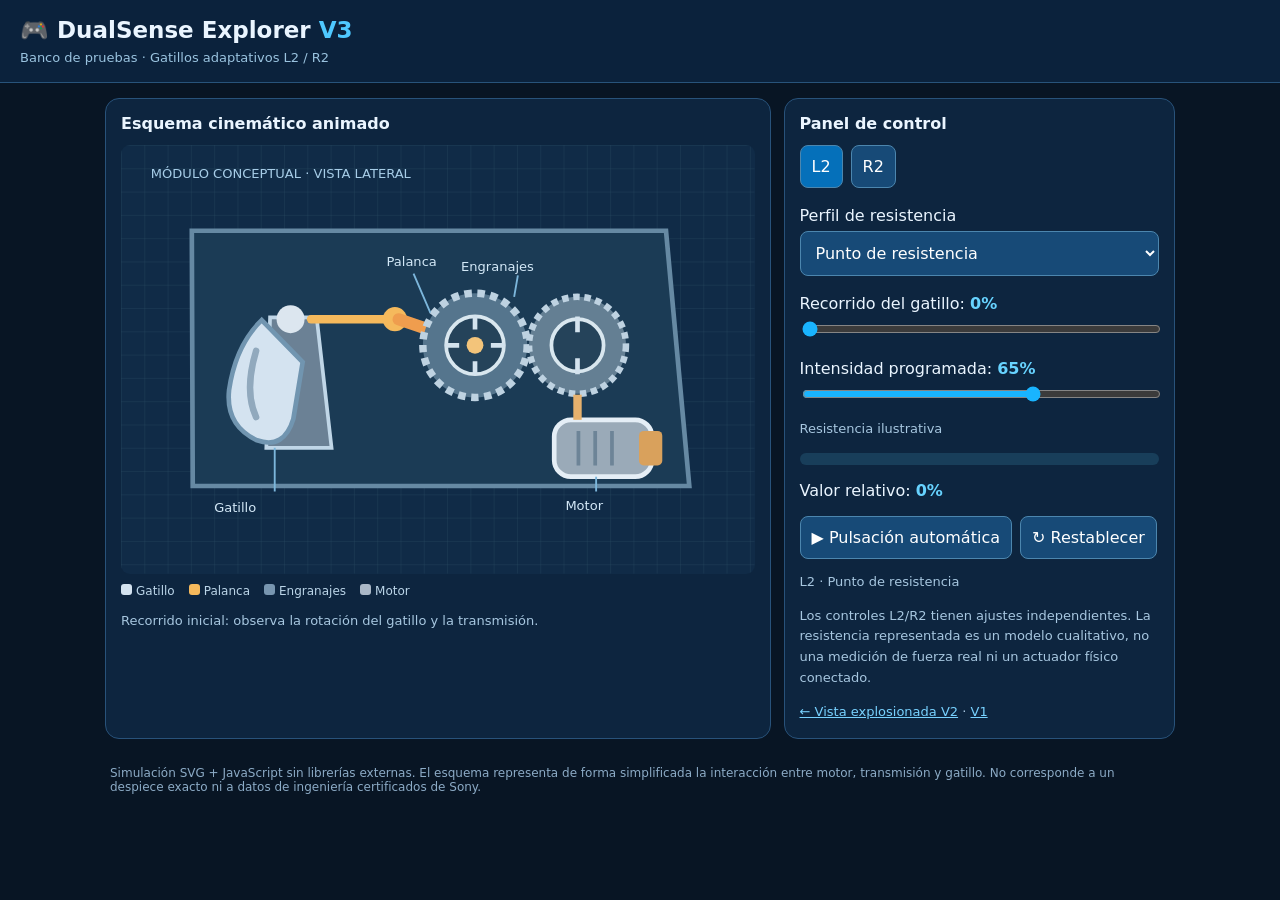
<file: triggers.html>
<!doctype html><html lang="es"><head><meta charset="utf-8"><meta name="viewport" content="width=device-width,initial-scale=1"><title>DualSense Explorer V3 · Gatillos</title><style>:root{color-scheme:dark;font-family:system-ui,-apple-system,sans-serif}*{box-sizing:border-box}body{margin:0;background:#081524;color:#eaf5ff}header{padding:17px 20px;background:#0b223c;border-bottom:1px solid #28537a}h1{margin:0;font-size:23px}header p{color:#9ac3df;font-size:13px;margin:6px 0 0}main{max-width:1100px;margin:auto;padding:15px;display:grid;grid-template-columns:minmax(0,1.7fr) minmax(260px,1fr);gap:13px}.panel{border:1px solid #28527a;background:#0d253f;border-radius:14px;padding:15px}svg{width:100%;height:auto;display:block;border-radius:9px;background:#102b47}h2{font-size:16px;margin:0 0 12px}label{display:block;margin:18px 0 6px}input[type=range]{width:100%;accent-color:#19b4ff}button,select{background:#174a77;color:white;border:1px solid #4c86ae;padding:11px;border-radius:8px;font:inherit}button{cursor:pointer}button.active{background:#0570ba}button:disabled{opacity:.5}.buttons{display:flex;flex-wrap:wrap;gap:8px;margin:12px 0}.readout{font-variant-numeric:tabular-nums;color:#67d3ff;font-weight:700}.small{font-size:13px;color:#a7c7e0;line-height:1.6}.meter{height:12px;border-radius:10px;background:#183e5a;overflow:hidden}.meter>div{height:100%;width:0;background:linear-gradient(90deg,#3cd5b3,#f8ae44);transition:width .1s}footer{padding:12px 20px 30px;max-width:1100px;margin:auto;color:#8cabc6;font-size:12px}.legend{display:flex;flex-wrap:wrap;gap:14px;font-size:12px;color:#bbd5e8;margin-top:10px}.swatch{display:inline-block;width:11px;height:11px;border-radius:3px;margin-right:4px}.links a{color:#78d2ff}@media(max-width:750px){main{grid-template-columns:1fr}}</style></head><body><header><h1>🎮 DualSense Explorer <span style="color:#4fc9ff">V3</span></h1><p>Banco de pruebas · Gatillos adaptativos L2 / R2</p></header><main><section class="panel"><h2>Esquema cinemático animado</h2><svg viewBox="0 0 680 460" role="img" aria-label="Gatillo, motor, engranajes y resistencia mecánica"><defs><pattern id="grid" width="25" height="25" patternUnits="userSpaceOnUse"><path d="M25 0H0V25" stroke="#2c4e66" stroke-width=".6" fill="none"/></pattern></defs><rect width="680" height="460" fill="url(#grid)"/><path d="M76 92 L585 92 L610 366 L77 366Z" fill="#1b3b55" stroke="#6689a3" stroke-width="5" rx="12"/><text x="32" y="35" font-size="14" fill="#a7cde8">MÓDULO CONCEPTUAL · VISTA LATERAL</text><path d="M160 185 L210 185 L226 325 L156 325Z" fill="#6b8195" stroke="#c0d6e7" stroke-width="4"/><circle cx="182" cy="187" r="15" fill="#dce6ef"/><g id="trigger" transform="rotate(0 182 187)"><path d="M151 188 Q123 215 116 263 Q112 301 146 317 Q175 327 185 294 L195 233Z" fill="#d4e3f0" stroke="#7195b0" stroke-width="5"/><path d="M145 221 Q132 264 145 292" fill="none" stroke="#91a9bd" stroke-width="7" stroke-linecap="round"/></g><path d="M204 187 L294 187" stroke="#f5b95c" stroke-width="9" stroke-linecap="round"/><circle cx="294" cy="187" r="13" fill="#f5b95c"/><g id="lever" transform="rotate(0 380 215)"><path d="M380 215 L298 187" fill="none" stroke="#ef9d4e" stroke-width="13" stroke-linecap="round"/><circle cx="380" cy="215" r="17" fill="#eeb067" stroke="#704e2c" stroke-width="5"/></g><g id="gearA" transform="rotate(0 380 215)"><circle cx="380" cy="215" r="56" fill="#55758d" stroke="#bed2e1" stroke-width="8" stroke-dasharray="8 6"/><circle cx="380" cy="215" r="31" fill="#25435a" stroke="#d9e7ef" stroke-width="4"/><circle cx="380" cy="215" r="9" fill="#f3c47a"/><path d="M380 183V198 M380 232V247 M348 215H363 M397 215H412" stroke="#d4e3ee" stroke-width="5"/></g><g id="gearB" transform="rotate(0 490 215)"><circle cx="490" cy="215" r="52" fill="#647f93" stroke="#bed2e1" stroke-width="7" stroke-dasharray="7 5"/><circle cx="490" cy="215" r="28" fill="#25435a" stroke="#d9e7ef" stroke-width="4"/><path d="M490 184V201 M490 229V246" stroke="#d4e3ee" stroke-width="5"/></g><g id="motor"><rect x="465" y="295" width="105" height="61" rx="18" fill="#9aaab8" stroke="#e5eef6" stroke-width="5"/><rect x="556" y="307" width="25" height="37" rx="5" fill="#d9a15c"/><path d="M491 307 V344 M509 307V344 M527 307V344" stroke="#6d8497" stroke-width="4"/></g><path d="M490 268V295" stroke="#e6b16d" stroke-width="9"/><g font-size="14" fill="#d3e8f7"><text x="100" y="394">Gatillo</text><text x="285" y="130">Palanca</text><text x="365" y="135">Engranajes</text><text x="477" y="392">Motor</text></g><path d="M165 372V325 M314 138L332 180 M426 140L422 163 M510 372L510 356" stroke="#7cb6db" stroke-width="2"/><g id="force" opacity="0"><path d="M237 188h45" stroke="#ffb74d" stroke-width="7" stroke-linecap="round"/><path d="M272 174l18 14-18 14" fill="none" stroke="#ffb74d" stroke-width="6" stroke-linejoin="round"/></g></svg><div class="legend"><span><i class="swatch" style="background:#d4e3f0"></i>Gatillo</span><span><i class="swatch" style="background:#f5b95c"></i>Palanca</span><span><i class="swatch" style="background:#7896b0"></i>Engranajes</span><span><i class="swatch" style="background:#aab8c7"></i>Motor</span></div><p class="small" id="explanation">El gatillo está en reposo. Cambia el perfil o aumenta el recorrido para observar el movimiento.</p></section><aside class="panel"><h2>Panel de control</h2><div class="buttons"><button id="l2" class="active">L2</button><button id="r2">R2</button></div><label for="mode">Perfil de resistencia</label><select id="mode" style="width:100%"><option value="free">Libre</option><option value="constant">Resistencia constante</option><option value="wall" selected>Punto de resistencia</option><option value="pulse">Pulsos simulados</option></select><label for="travel">Recorrido del gatillo: <span id="travelValue" class="readout">0%</span></label><input id="travel" type="range" min="0" max="100" value="0"><label for="level">Intensidad programada: <span id="levelValue" class="readout">65%</span></label><input id="level" type="range" min="0" max="100" value="65"><p class="small">Resistencia ilustrativa</p><div class="meter"><div id="forceBar"></div></div><p>Valor relativo: <span id="forceValue" class="readout">0%</span></p><div class="buttons"><button id="press">▶ Pulsación automática</button><button id="reset">↻ Restablecer</button></div><p class="small" id="status">L2 · Perfil: punto de resistencia</p><p class="small">Los controles L2/R2 tienen ajustes independientes. La resistencia representada es un modelo cualitativo, no una medición de fuerza real ni un actuador físico conectado.</p><div class="links small"><a href="./exploded.html">← Vista explosionada V2</a> · <a href="./">V1</a></div></aside></main><footer>Simulación SVG + JavaScript sin librerías externas. El esquema representa de forma simplificada la interacción entre motor, transmisión y gatillo. No corresponde a un despiece exacto ni a datos de ingeniería certificados de Sony.</footer><script>(()=>{const $=id=>document.getElementById(id),state={L2:{travel:0,level:65,mode:'wall'},R2:{travel:0,level:65,mode:'constant'}};let side='L2',timer=null;function calc(p){const t=p.travel/100,l=p.level/100;if(p.mode==='free')return 0;if(p.mode==='constant')return l*t;if(p.mode==='wall')return t<.45?0:l*Math.min(1,(t-.45)/.22);return l*t*(.5+.5*Math.abs(Math.sin(t*36)))}function render(){const p=state[side],t=p.travel/100,f=calc(p);$('travel').value=p.travel;$('level').value=p.level;$('mode').value=p.mode;$('travelValue').textContent=p.travel+'%';$('levelValue').textContent=p.level+'%';$('forceValue').textContent=Math.round(f*100)+'%';$('forceBar').style.width=(f*100)+'%';$('trigger').setAttribute('transform','rotate('+(-26*t)+' 182 187)');$('lever').setAttribute('transform','rotate('+(12*t+f*17)+' 380 215)');$('gearA').setAttribute('transform','rotate('+(t*80+f*55)+' 380 215)');$('gearB').setAttribute('transform','rotate('+(-t*95-f*65)+' 490 215)');$('force').setAttribute('opacity',String(Math.min(1,f*2)));$('status').textContent=side+' · '+$('mode').selectedOptions[0].text;$('explanation').textContent=f>.65?'Alta resistencia relativa: el mecanismo ilustrado ofrece mayor oposición al recorrido.':t>.45?'El gatillo avanza y el tren de engranajes cambia de posición.':'Recorrido inicial: observa la rotación del gatillo y la transmisión.';$('l2').classList.toggle('active',side==='L2');$('r2').classList.toggle('active',side==='R2')}function stop(){if(timer!==null){clearInterval(timer);timer=null}}function switchTo(s){stop();side=s;render()}$('l2').onclick=()=>switchTo('L2');$('r2').onclick=()=>switchTo('R2');$('travel').oninput=e=>{stop();state[side].travel=Number(e.target.value);render()};$('level').oninput=e=>{stop();state[side].level=Number(e.target.value);render()};$('mode').onchange=e=>{stop();state[side].mode=e.target.value;render()};$('reset').onclick=()=>{stop();state[side].travel=0;render()};$('press').onclick=()=>{stop();let step=0;timer=setInterval(()=>{step+=2;const phase=step<=100?step:200-step;state[side].travel=Math.max(0,phase);render();if(step>=200)stop()},25)};render()})();</script></body></html>
</file>
